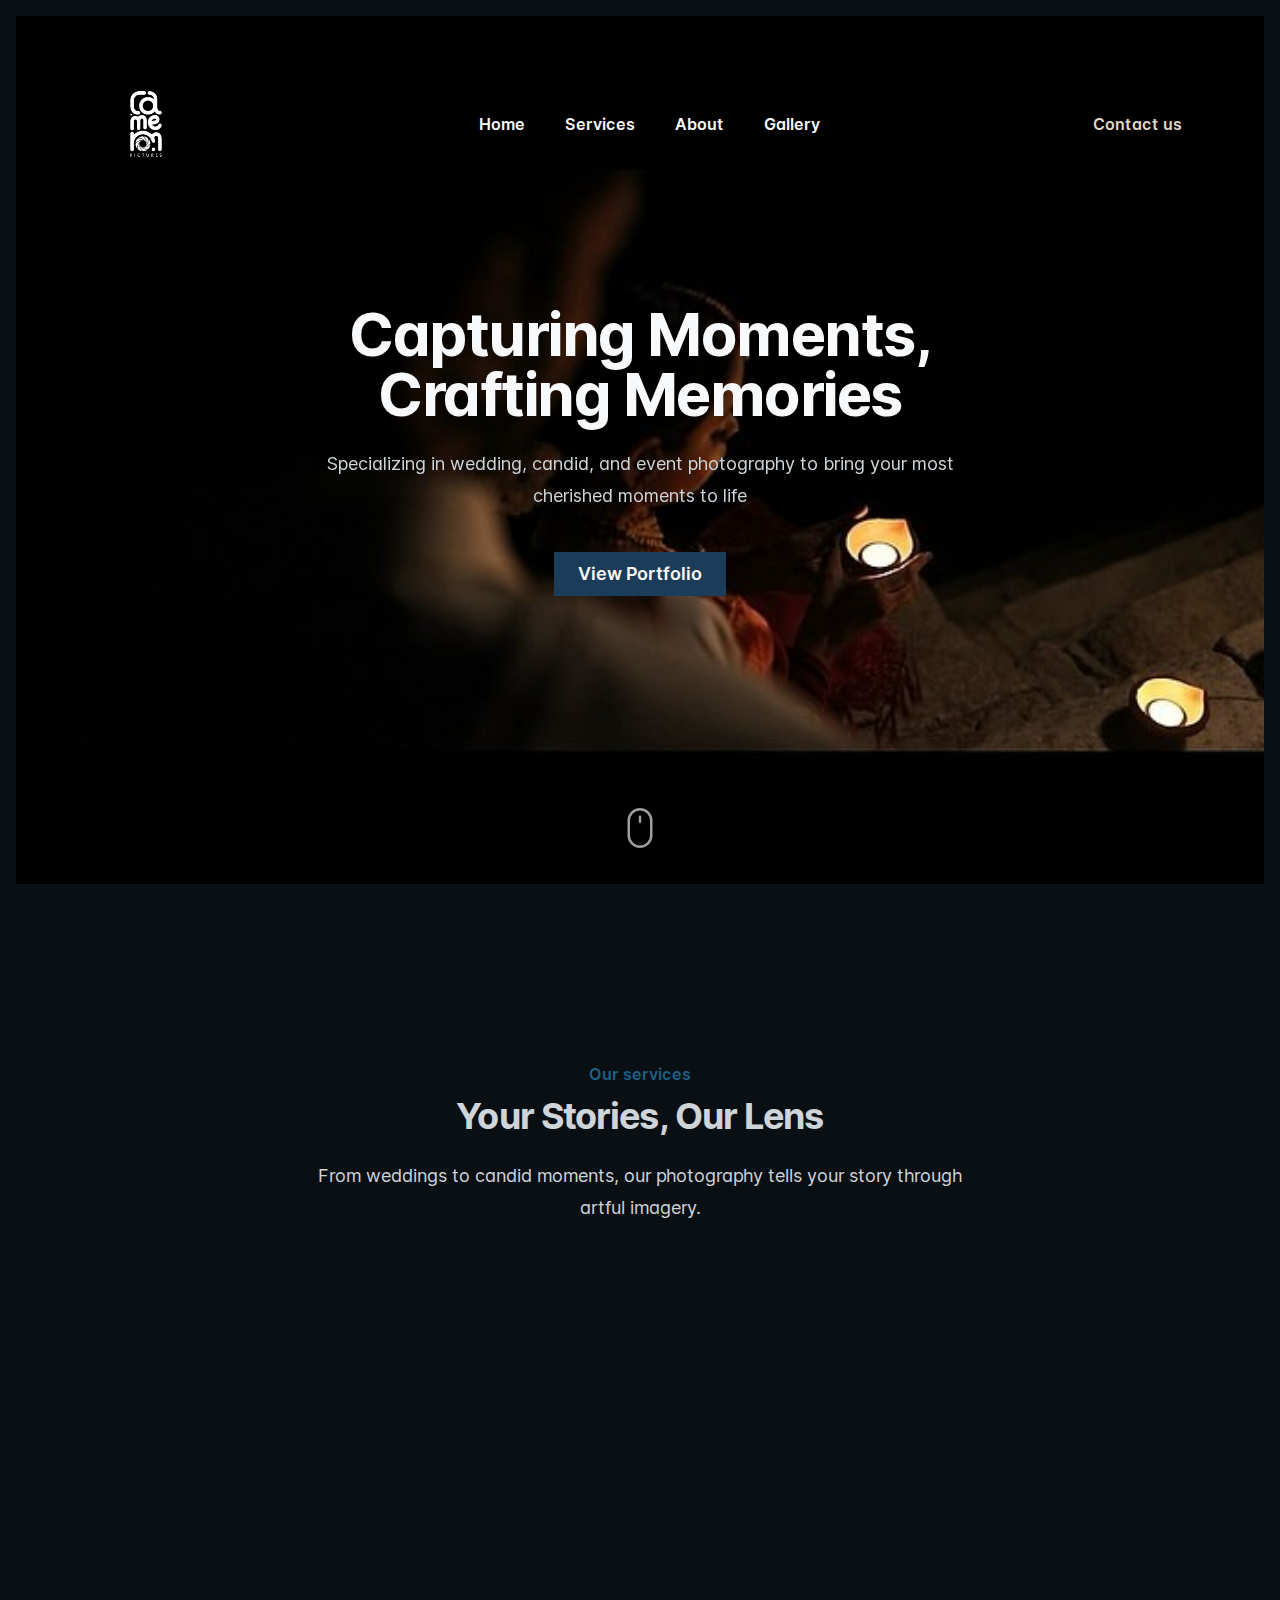
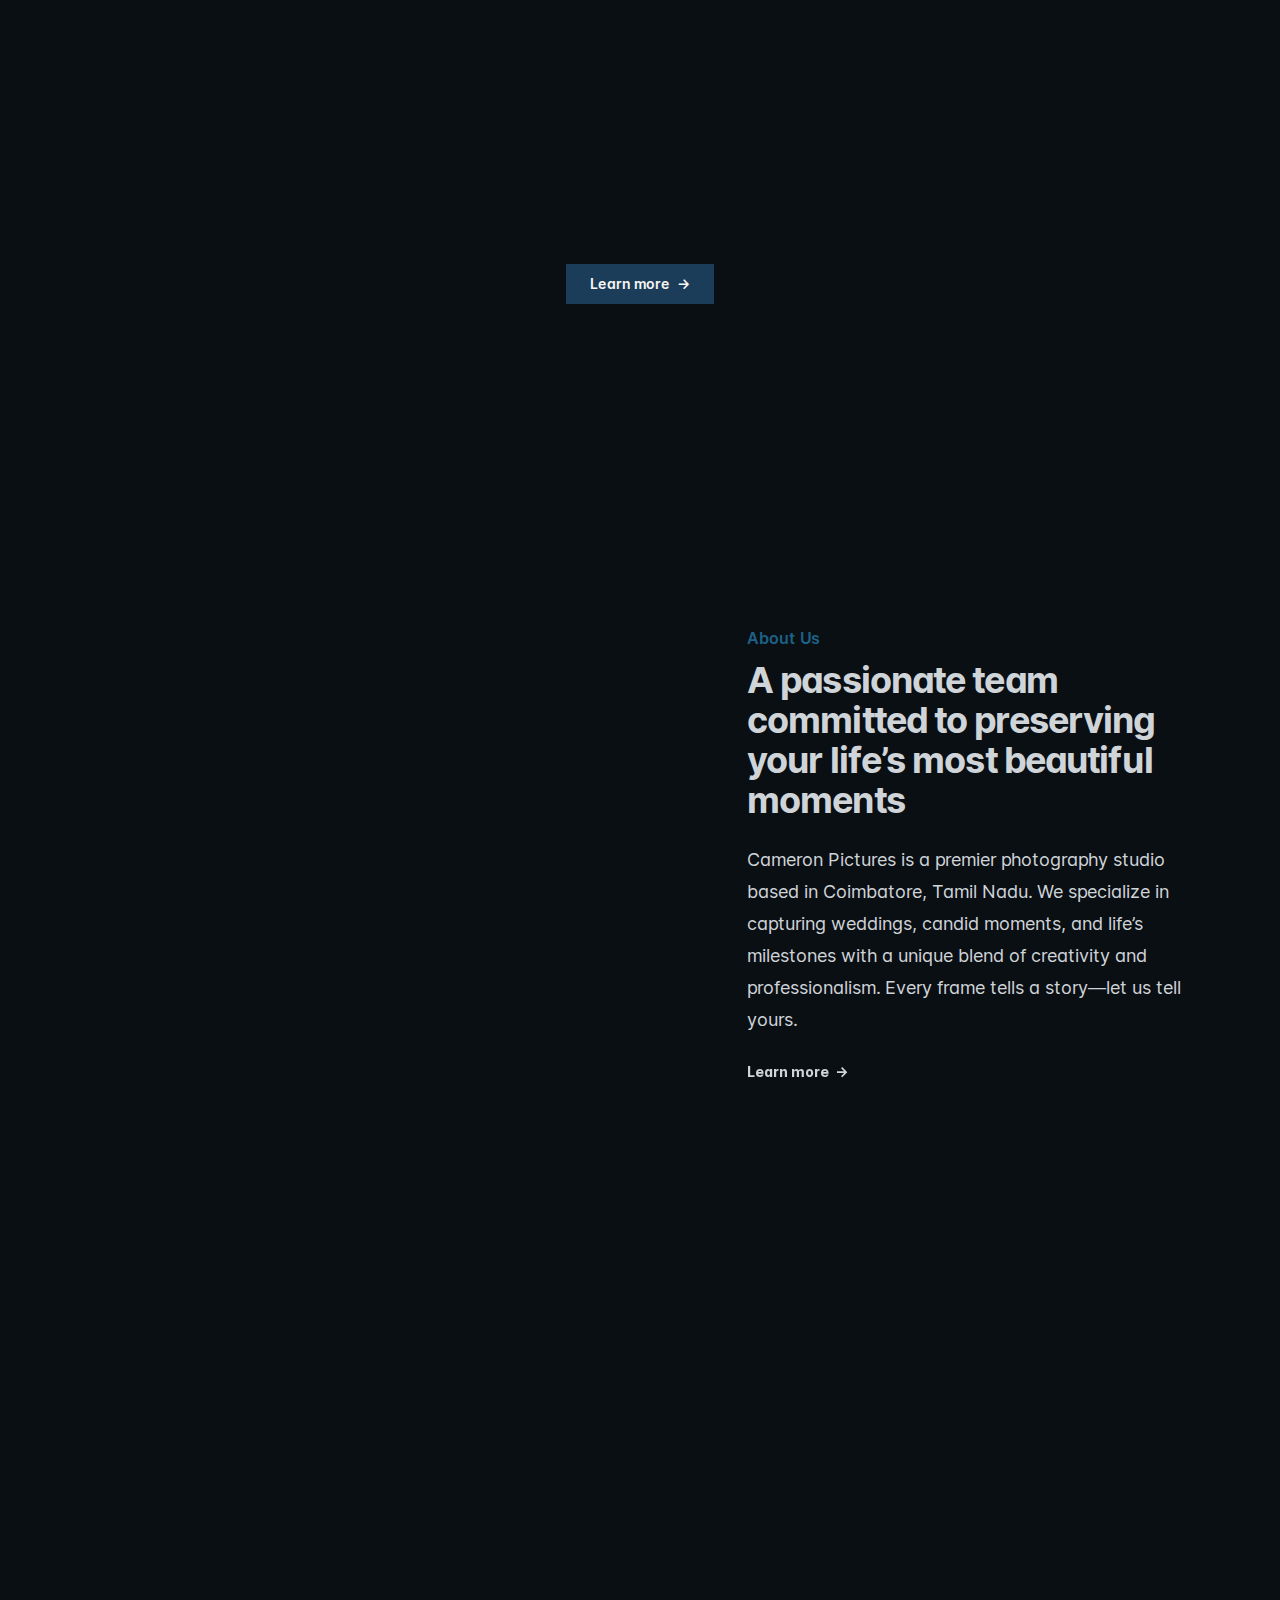
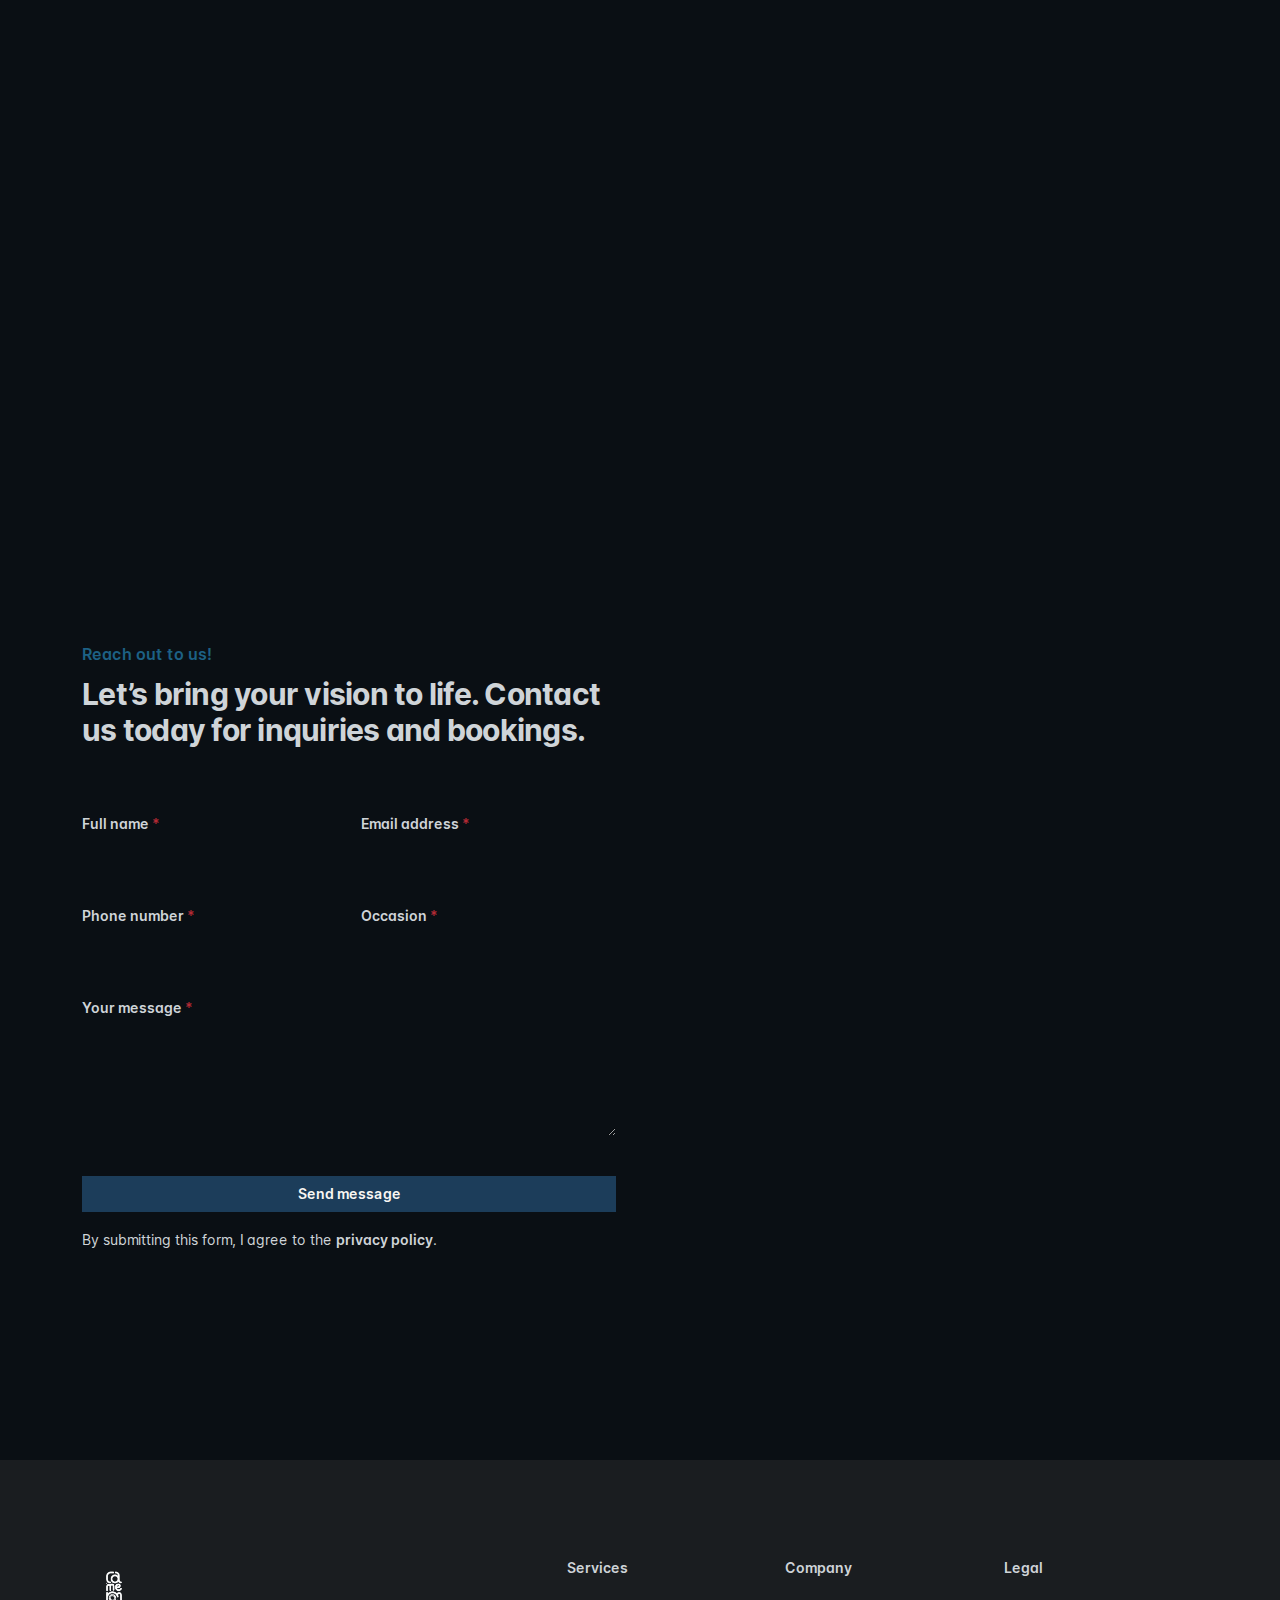
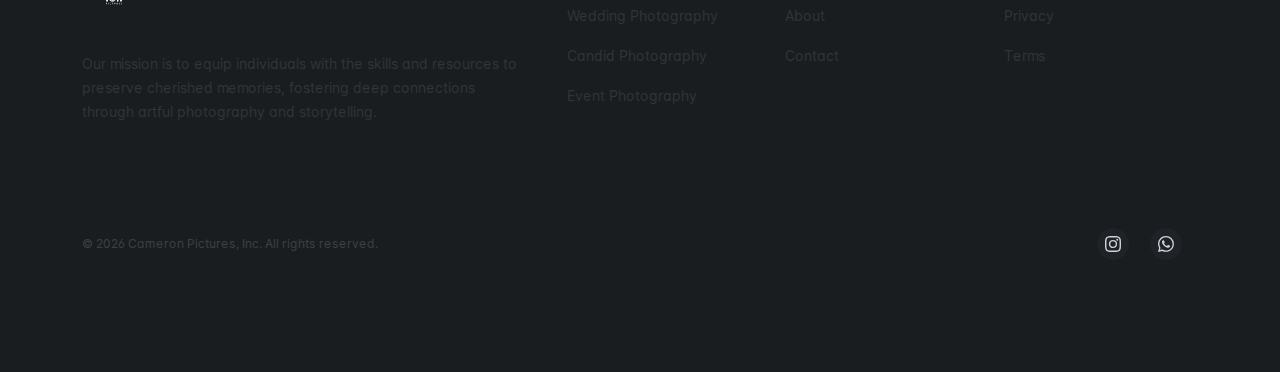
<file: index.html>
<!doctype html>
<html lang="en" dir="ltr" data-bs-theme="light">
<meta http-equiv="content-type" content="text/html;charset=utf-8" />
<head>

    <meta charset="utf-8">
    <meta name="viewport" content="width=device-width, initial-scale=1">

    <!-- Update the 'content' attribute to reflect the actual content description -->
    <meta name="description" content="Cameron Pictures, based in Coimbatore, offers expert photography services specializing in weddings, candid moments, and all types of events. From stunning wedding albums to memorable birth and family photoshoots, we capture life's most beautiful moments with creativity and precision.">

    <!-- Modify the 'content' attribute to include appropriate keywords -->
    <meta name="keywords" content="Cameron Pictures, photography studio Coimbatore, Tamil Nadu, wedding photography Coimbatore, candid photography, birth photography, event photography, professional photography services, portrait photography, family photography, engagement photography, maternity photoshoots, baby photography, birthday photography, Coimbatore photography studio, wedding photographers in Tamil Nadu, high-quality photography, photography for all events">
    <meta name="author" content="Cameron Pictures">
    <meta name="generator" content="VSCode">

    <!-- Change the text within the <title> tag to match the webpage's content -->
    <title>Cameron Pictures</title>

    <!-- 
        Set the website's favicon and Apple touch icon using the files in the assets/logo folder. You can change these files to your own icons by replacing them with the same names and sizes.

        Be careful if you change the site.webmanifest file, as you need to update the src attribute of the icons array to match the new path of your icon files. Otherwise, your icons may not display correctly on some devices. 
    -->
	<link rel="apple-touch-icon" sizes="180x180" href="assets/logo/apple-touch-icon.png">
	<link rel="icon" type="image/png" sizes="32x32" href="assets/logo/favicon-32x32.png">
	<link rel="icon" type="image/png" sizes="16x16" href="assets/logo/favicon-16x16.png">
	<link rel="icon" type="image/x-icon" href="assets/logo/favicon.ico">
	<link rel="manifest" href="assets/logo/site.webmanifest">

    <!-- Stylesheets -->
    <link rel="stylesheet" href="assets/libraries/glide/css/glide.core.min.css">
    <link rel="stylesheet" href="assets/libraries/aos/aos.css">
    <link rel="stylesheet" href="assets/css/main.min.css">
    <link rel="stylesheet" href="assets/css/style.css">

    <!-- Open Graph Meta Tags for Social Sharing -->
    <meta property="og:title" content="Cameron Pictures - Expert Wedding and Event Photography in Coimbatore">
    <meta property="og:description" content="Capture life's most precious moments with Cameron Pictures. Specializing in wedding, candid, birth, and family photography, we create stunning visual stories for every occasion in Coimbatore, Tamil Nadu.">
    <!-- Update with an actual image URL, e.g., the studio's logo or a wedding photo -->
    <meta property="og:image" content="https://yourwebsite.com/images/your_image.jpg">
    <!-- Absolute URL of your homepage or the specific page -->
    <meta property="og:url" content="https://yourwebsite.com">
    <meta property="og:type" content="website">
    <!-- Content language -->
    <meta property="og:locale" content="en_IN">


    
    <!-- X/Twitter Card Meta Tags for Social Sharing -->
    <meta name="twitter:card" content="summary_large_image">
    <!-- Update with your X/Twitter handle -->
    <meta name="twitter:site" content="@yourtwitterhandle"> 
    <!-- Update the 'title' and 'description' content below to enhance social sharing -->
    <meta name="twitter:title" content="your_title_goes_here"> 
    <meta name="twitter:description" content="your_description_goes_here">
    <!-- Update with actual absolute image URL like: https://example.com/main.jpg -->
    <meta name="twitter:image" content="your_absolute_image_url_goes_here"> 
    
    <!-- 
        The following line specifies the canonical URL for this page.
        Replace your_canonical_url_goes_here with the actual canonical URL if needed like: https://example.com/index.html
        Or just remove it!!!!
    -->
    <link rel="canonical" href="your_canonical_url_goes_here.html">

</head>
<body>


    <!-- loader-wrapper -->
    <div class="loader-wrapper">
        <div class="d-flex flex-column row-gap-5 align-items-center">
            <img src="assets/logo/logo.png" height="50" alt="logo">
            <div class="spinner-border text-primary p-4" role="status">
                <span class="visually-hidden">Loading...</span>
            </div>
        </div>
    </div>


    <!-- header top -->
    <div class="navigation position-absolute w-100 rounded-pill mt-3 mt-sm-5 mx-auto" data-bs-theme="dark">
        <nav class="navbar navbar-expand-xl" aria-label="Offcanvas navbar large">
            <div class="container">
                <a href="index.html" class="navbar-brand p-1 ps-0">
                    <img src="assets/logo/logo.png" height="128" alt="logo">
                </a>

                <button class="navbar-toggler collapsed" type="button" data-bs-toggle="offcanvas" data-bs-target="#offcanvasNavbar2" aria-controls="offcanvasNavbar2" aria-expanded="false" aria-label="Toggle navigation">
                    <span class="toggler-icon top-bar"></span>
                    <span class="toggler-icon middle-bar"></span>
                    <span class="toggler-icon bottom-bar"></span>
                </button>

                <div class="offcanvas offcanvas-end border-start-0 border-start-sm rounded-start-0 rounded-start-sm-5" tabindex="-1" id="offcanvasNavbar2" aria-labelledby="offcanvasNavbar2Label">
                    <div class="offcanvas-header px-4 pt-4 pb-3 mt-2">
                        <h5 class="offcanvas-title m-0" id="offcanvasNavbar2Label">
                            <a href="index.html" class="navbar-brand px-2 py-1">
                                <img src="assets/logo/logo.png" height="98" alt="logo">
                            </a>
                        </h5>
                        <button type="button" class="btn-close text-light" data-bs-dismiss="offcanvas" aria-label="Close"></button>
                    </div>

                    <div class="offcanvas-body">
                        <ul class="navbar-nav align-items-xl-center justify-content-center flex-grow-1 column-gap-2 row-gap-4 row-gap-xl-2">
                            <li class="nav-item ms-xl-auto">
                                <a href="index.html" class="nav-link rounded-5 px-3 text-base fw-semibold leading-6 text-body-emphasis text-dark-hover bg-light-hover">
                                    Home
                                </a>
                            </li>

                            <li class="nav-item">
                                <a href="services.html" class="nav-link rounded-5 px-3 text-base fw-semibold leading-6 text-body-emphasis text-dark-hover bg-light-hover">
                                    Services
                                </a>
                            </li>

                            <li class="nav-item">
                                <a href="about.html" class="nav-link rounded-5 px-3 text-base fw-semibold leading-6 text-body-emphasis text-dark-hover bg-light-hover">
                                    About
                                </a>
                            </li>
                            
                            <li class="nav-item">
                                <a href="gallery.html" class="nav-link rounded-5 px-3 text-base fw-semibold leading-6 text-body-emphasis text-dark-hover bg-light-hover">
                                    Gallery
                                </a>
                            </li>

                            <li class="nav-item ms-xl-auto">
                                <a href="contact.html" class="rounded-5 px-3 text-base fw-semibold leading-6 btn btn-outline-light btn-lg w-100 text-center">
                                    Contact us
                                </a>
                            </li>
                        </ul>
                    </div>
                </div>
            </div>
        </nav>
    </div>

    <!-- Hero -->
    <div id="home" class="min-vh-100 position-relative d-flex align-items-center">
        <div class="position-absolute top-0 bottom-0 w-100 z-n1 p-sm-3">
            <img src="assets/img/bg/bg1.jpg" class="object-fit-cover h-100 w-100 rounded-sm-4 rounded-xl-5 shadow" alt="home cover">
        </div>

        <div class="position-absolute top-0 bottom-0 w-100 z-n1 p-sm-3">
            <div class="bg-dark h-100 w-100 rounded-sm-4 rounded-xl-5" style="opacity: 0.5; mix-blend-mode: multiply; filter: contrast(11) brightness(1);"></div>
        </div>

        <div class="position-absolute bottom-0 w-100 z-1 mb-5 text-center" data-aos-delay="300" data-aos="fade-up" data-aos-duration="3000">
            <a href="#services" class="icon-link icon-link-hover text-white opacity-75 opacity-100-hover" style="--bs-icon-link-transform: translate3d(0, .2rem, 0);">
                <svg xmlns="http://www.w3.org/2000/svg" width="40" height="40" fill="currentColor" class="bi bi-mouse fs-1" viewBox="0 0 16 16"> <path d="M8 3a.5.5 0 0 1 .5.5v2a.5.5 0 0 1-1 0v-2A.5.5 0 0 1 8 3m4 8a4 4 0 0 1-8 0V5a4 4 0 1 1 8 0zM8 0a5 5 0 0 0-5 5v6a5 5 0 0 0 10 0V5a5 5 0 0 0-5-5"/> </svg>
            </a>
        </div>

        <div class="container" data-bs-theme="dark">
            <div class="py-8 py-md-9 py-xl-10">
                <div class="text-center">
                    <h1 class="m-0 text-body-emphasis fw-bold tracking-tight text-6xl max-w-3xl mx-auto" data-aos-delay="0" data-aos="fade" data-aos-duration="3000">
                        Capturing Moments, Crafting Memories 
                    </h1>
                    <p class="m-0 mt-4 text-lg leading-8 text-body max-w-2xl mx-auto" data-aos-delay="100" data-aos="fade" data-aos-duration="3000">
                        Specializing in wedding, candid, and event photography to bring your most cherished moments to life
                    </p>
                    <div class="mt-4 pt-3" data-aos-delay="200" data-aos="fade" data-aos-duration="3000">
                        <a href="services.html" class="btn btn-lg btn-primary text-lg fw-semibold px-4 rounded-5">
                            View Portfolio
                        </a>
                    </div>
                </div>
            </div>
        </div>
    </div>


	<!-- services -->
	<div id="services" class="overflow-hidden py-7 py-sm-8 py-xl-9">
	    <div class="container">
	        <div>
	            <div class="mx-auto max-w-2xl text-center">
					<h2 class="m-0 text-primary-emphasis text-base leading-7 fw-semibold">
						Our services
					</h2>
	                <p class="m-0 mt-2 text-body-emphasis text-4xl tracking-tight fw-bold">
	                    Your Stories, Our Lens
	                </p>
	                <p class="m-0 mt-4 text-body text-lg leading-8">
                        From weddings to candid moments, our photography tells your story through artful imagery.
	                </p>
	            </div>
	        </div>
	        <div>
	            <div class="row row-cols-1 row-cols-xl-3 gy-5 gx-xl-4 mt-1 justify-content-center justify-content-xl-between">
	                <div class="col pt-5 pt-xl-4">
	                    <div class="max-w-xl mx-auto mx-xl-0" data-aos-delay="0" data-aos="fade" data-aos-duration="1000">
                        	<div class="ratio ratio-1x1">
                                <img src="assets/img/bg/bg2.jpg" class="object-fit-cover rounded-3 rounded-sm-4 shadow" alt="Service image" loading="lazy">
                            </div>

                            <h3 class="m-0 mt-4 text-body-emphasis text-lg leading-6 fw-semibold">
                                Wedding Photography
                            </h3>

                            <!-- Remove line-clamp-2 if you need more lines or add line-clamp-3 -->
                            <p class="m-0 mt-3 text-body line-clamp-2 text-sm leading-6">
                                From the vows to the dance floor, we capture every magical moment of your day.
                            </p>
	                    </div>
	                </div>
      				
      				<div class="col pt-5 pt-xl-4">
	                    <div class="max-w-xl mx-auto mx-xl-0" data-aos-delay="100" data-aos="fade" data-aos-duration="1000">
                        	<div class="ratio ratio-1x1">
                                <img src="assets/img/bg/bg3.jpg" class="object-fit-cover rounded-3 rounded-sm-4 shadow" alt="Service image" loading="lazy">
                            </div>

                            <h3 class="m-0 mt-4 text-body-emphasis text-lg leading-6 fw-semibold">
                                Candid Photography
                            </h3>

                            <!-- Remove line-clamp-2 if you need more lines or add line-clamp-3 -->
                            <p class="m-0 mt-3 text-body line-clamp-2 text-sm leading-6">
                                Authentic, spontaneous captures that showcase raw emotions and true connections.
                            </p>
	                    </div>
	                </div>

	                <div class="col pt-5 pt-xl-4">
	                    <div class="max-w-xl mx-auto mx-xl-0" data-aos-delay="200" data-aos="fade" data-aos-duration="1000">
                        	<div class="ratio ratio-1x1">
                                <img src="assets/img/bg/bg4.jpg" class="object-fit-cover rounded-3 rounded-sm-4 shadow" alt="Service image" loading="lazy">
                            </div>

                            <h3 class="m-0 mt-4 text-body-emphasis text-lg leading-6 fw-semibold">
                                Event Photography
                            </h3>

                            <!-- Remove line-clamp-2 if you need more lines or add line-clamp-3 -->
                            <p class="m-0 mt-3 text-body line-clamp-2 text-sm leading-6">
                                Whether it’s a birthday, corporate event, or celebration, we’ll make your memories last forever. 
                            </p>
	                    </div>
	                </div>
	            </div>
	        </div>

	        <div class="text-center pt-7">
	            <a href="services.html" class="btn btn-lg btn-primary icon-link icon-link-hover text-sm leading-6 fw-semibold rounded-5 px-4">
                    Learn more 
                    <span class="bi align-self-start left-to-right" aria-hidden="true">→</span>
                    <span class="bi align-self-start right-to-left" aria-hidden="true">←</span>
                </a>
	        </div>
	    </div>      
	</div>	


	<!-- About Us -->
	<div class="overflow-hidden py-7 py-sm-8 py-xl-9">
		<div class="container">
			<div class="row gy-5 align-items-center justify-content-between">
				<div class="col-12 col-xl-5 order-last">
					<div class="mx-auto max-w-2xl">
						<h2 class="m-0 text-primary-emphasis text-base leading-7 fw-semibold">
							About Us
						</h2>
						<p class="m-0 mt-2 text-body-emphasis text-4xl tracking-tight fw-bold">
							A passionate team committed to preserving your life’s most beautiful moments
						</p>
						<p class="m-0 mt-4 text-body text-lg leading-8">
							Cameron Pictures is a premier photography studio based in Coimbatore, Tamil Nadu. We specialize in capturing weddings, candid moments, and life’s milestones with a unique blend of creativity and professionalism. Every frame tells a story—let us tell yours.
						</p>
						<div class="mt-4">
							<a href="about.html" class="icon-link icon-link-hover text-decoration-none text-sm leading-6 fw-bold">
			                    Learn more 
			                    <span class="bi align-self-start left-to-right" aria-hidden="true">→</span>
			                    <span class="bi align-self-start right-to-left" aria-hidden="true">←</span>
			                </a>
						</div>
					</div>
				</div>

				<div class="col-12 col-xl-6">
					<div class="mx-auto max-w-2xl">
                        <div class="ratio ratio-4x3" data-aos-delay="0" data-aos="fade" data-aos-duration="3000">
                            <img src="assets/img/bg/bg5.jpg" class="object-fit-cover rounded-3 rounded-sm-4 rounded-xl-5 shadow" alt="about us" loading="lazy">
                        </div>
					</div>
				</div>
			</div>

			<!-- big centered image -->
		    <div class="ratio ratio-16x9 mt-7 mt-sm-8 mt-xl-9">
                <img src="assets/img/bg/bg6.jpg" class="object-fit-cover rounded-3 rounded-sm-4 rounded-xl-5 shadow" data-aos-delay="0" data-aos="fade" data-aos-duration="3000" alt="presentation" loading="lazy">
            </div>
		</div>
	</div>


    <!-- Testimonials -->
<!--      
    <div class="overflow-hidden py-7 py-sm-8 py-xl-9 bg-body rounded-top-3 rounded-top-sm-4 rounded-top-xl-5" data-bs-theme="dark">
        <div class="container">
            <div id="carouselExampleIndicators" class="carousel slide pb-5">
                <div class="carousel-indicators mb-0">
                    <button type="button" data-bs-target="#carouselExampleIndicators" data-bs-slide-to="0" class="active" aria-current="true" aria-label="Slide 1"></button>
                    <button type="button" data-bs-target="#carouselExampleIndicators" data-bs-slide-to="1" aria-label="Slide 2"></button>
                    <button type="button" data-bs-target="#carouselExampleIndicators" data-bs-slide-to="2" aria-label="Slide 3"></button>
                </div>
                <div class="carousel-inner">
                    <div class="carousel-item active">
                        <div class="mx-auto max-w-4xl text-center">
                            <img class="mx-auto" src="assets/img/clients/logo1.png" height="48" alt="Client Company" loading="lazy">
                            <figure class="m-0 mt-5">
                                <blockquote class="text-center fw-semibold text-body-emphasis text-2xl leading-9">
                                    <p class="m-0">
                                        “Our puppy, Max, was a handful until we discovered [Your Company Name]. Their training methods were gentle and effective. Now, Max is a well-behaved companion who listens to our commands. We couldn't be happier with the results!”
                                    </p>
                                </blockquote>

                                <figcaption class="m-0 mt-5">
                                    <img class="mx-auto rounded-circle" width="40" height="40" src="assets/img/small-team/st1.jpg" alt="Clinet Name" loading="lazy">
                                    <div class="mt-3 d-flex align-items-center justify-content-center text-base">
                                        <div class="fw-semibold text-body">John Bond</div>
                                        <svg viewBox="0 0 2 2" width="3" height="3" aria-hidden="true" class="mx-3 text-body" fill="currentColor">
                                            <circle cx="1" cy="1" r="1" />
                                        </svg>
                                        <div class="text-body-secondary">CEO of Aven</div>
                                    </div>
                                </figcaption>
                            </figure>
                        </div>
                    </div>

                    <div class="carousel-item">
                        <div class="mx-auto max-w-4xl text-center">
                            <img class="mx-auto" src="assets/img/clients/logo2.png" height="48" alt="Client Company" loading="lazy">
                            <figure class="m-0 mt-5">
                                <blockquote class="text-center fw-semibold text-body-emphasis text-2xl leading-9">
                                    <p class="m-0">
                                        “I was struggling with my dog's anxiety and reactivity. [Your Company Name] helped me understand the root of the problem and provided me with the tools to manage his behavior. My dog is now much calmer and more confident.”
                                    </p>
                                </blockquote>

                                <figcaption class="m-0 mt-5">
                                    <img class="mx-auto rounded-circle" width="40" height="40" src="assets/img/small-team/st2.jpg" alt="Client name" loading="lazy">
                                    <div class="mt-3 d-flex align-items-center justify-content-center text-base">
                                        <div class="fw-semibold text-body">Kade Castillo</div>
                                        <svg viewBox="0 0 2 2" width="3" height="3" aria-hidden="true" class="mx-3 text-body" fill="currentColor">
                                            <circle cx="1" cy="1" r="1" />
                                        </svg>
                                        <div class="text-body-secondary">CEO of Circle</div>
                                    </div>
                                </figcaption>
                            </figure>
                        </div>
                    </div>

                    <div class="carousel-item">
                        <div class="mx-auto max-w-4xl text-center">
                            <img class="mx-auto" src="assets/img/clients/logo3.png" height="48" alt="Client Company" loading="lazy">
                            <figure class="m-0 mt-5">
                                <blockquote class="text-center fw-semibold text-body-emphasis text-2xl leading-9">
                                    <p class="m-0">
                                        “[Your Company Name] truly cares about the well-being of dogs. Their trainers are knowledgeable and passionate about their work. We've seen a huge improvement in our dog's behavior since starting training with them.”
                                    </p>
                                </blockquote>

                                <figcaption class="m-0 mt-5">
                                    <img class="mx-auto rounded-circle" width="40" height="40" src="assets/img/small-team/st3.jpg" alt="Client name" loading="lazy">
                                    <div class="mt-3 d-flex align-items-center justify-content-center text-base">
                                        <div class="fw-semibold text-body">Alex Smith</div>
                                        <svg viewBox="0 0 2 2" width="3" height="3" aria-hidden="true" class="mx-3 text-body" fill="currentColor">
                                            <circle cx="1" cy="1" r="1" />
                                        </svg>
                                        <div class="text-body-secondary">CEO of Amara</div>
                                    </div>
                                </figcaption>
                            </figure>
                        </div>
                    </div>
                </div>
                <button class="carousel-control-prev d-none d-xl-inline" type="button" data-bs-target="#carouselExampleIndicators" data-bs-slide="prev">
                    <span class="carousel-control-prev-icon rtl-flip" aria-hidden="true"></span>
                    <span class="visually-hidden">Previous</span>
                </button>
                <button class="carousel-control-next d-none d-xl-inline" type="button" data-bs-target="#carouselExampleIndicators" data-bs-slide="next">
                    <span class="carousel-control-next-icon rtl-flip" aria-hidden="true"></span>
                    <span class="visually-hidden">Next</span>
                </button>
            </div>
        </div>
    </div>
-->

	<!-- Clients -->
<!--      
	<div class="overflow-hidden py-6 py-sm-7 py-xl-8 bg-body-tertiary rounded-bottom-3 rounded-bottom-sm-4 rounded-bottom-xl-5" data-bs-theme="dark">
		<div class="container">
			<div class="max-w-2xl">
				<h2 class="m-0 text-primary-emphasis text-base leading-7 fw-semibold">
					Our Clients
				</h2>
				<div class="m-0 mt-2 text-body-emphasis text-4xl tracking-tight fw-bold">
					We're fortunate to have incredible clients.
				</div>
			</div>

			<div class="mt-4">
				<div class="glide glideHighLinear">
					<div class="glide__track" data-glide-el="track">
						<ul class="glide__slides align-items-center">
							<li class="glide__slide">
								<div class="p-5">
									<img src="assets/img/clients/logo1.png" class="img-fluid" alt="clients" loading="lazy">
								</div>
							</li>
							<li class="glide__slide">
								<div class="p-5">
									<img src="assets/img/clients/logo2.png" class="img-fluid" alt="clients" loading="lazy">
								</div>
							</li>
							<li class="glide__slide">
								<div class="p-5">
									<img src="assets/img/clients/logo3.png" class="img-fluid" alt="clients" loading="lazy">
								</div>
							</li>
							<li class="glide__slide">
								<div class="p-5">
									<img src="assets/img/clients/logo4.png" class="img-fluid" alt="clients" loading="lazy">
								</div>
							</li>
							<li class="glide__slide">
								<div class="p-5">
									<img src="assets/img/clients/logo5.png" class="img-fluid" alt="clients" loading="lazy">
								</div>
							</li>
							<li class="glide__slide">
								<div class="p-5">
									<img src="assets/img/clients/logo6.png" class="img-fluid" alt="clients" loading="lazy">
								</div>
							</li>
							<li class="glide__slide">
								<div class="p-5">
									<img src="assets/img/clients/logo7.png" class="img-fluid" alt="clients" loading="lazy">
								</div>
							</li>
							<li class="glide__slide">
								<div class="p-5">
									<img src="assets/img/clients/logo8.png" class="img-fluid" alt="clients" loading="lazy">
								</div>
							</li>
							<li class="glide__slide">
								<div class="p-5">
									<img src="assets/img/clients/logo9.png" class="img-fluid" alt="clients" loading="lazy">
								</div>
							</li>		
						</ul>
					</div>
				</div>
			</div>
		</div>
	</div>
-->

    <!-- Contact us -->
    <div id="contact" class="overflow-hidden py-7 py-sm-8 py-xl-9">
        <div class="container">
            <div class="row gy-5 gx-sm-5 justify-content-between">
                <div class="col-12 col-xl-6 col-xxl-5 py-0 py-xl-5">
                    <div class="max-w-xl mx-auto mx-xl-0 mb-6">
                        <h2 class="m-0 text-primary-emphasis text-base leading-7 fw-semibold">
                            Reach out to us!
                        </h2>
                        <p class="m-0 mt-2 text-body-emphasis text-3xl tracking-tight fw-bold">
                            Let’s bring your vision to life. Contact us today for inquiries and bookings.
                        </p>
                    </div>

                    <div class="max-w-xl mx-auto mx-xl-0">
                        <form class="row gy-4 needs-validation" id="myForm" novalidate>
                            <div class="col-md-6">
                                <label for="nameForm" class="form-label text-body-emphasis text-sm leading-6 fw-semibold">
                                    Full name
                                    <span class="text-danger-emphasis">*</span>
                                </label>
                                <input type="text" class="form-control text-sm leading-6" name="nameForm" id="nameForm" required>
                                <div class="invalid-feedback text-xs">
                                    Please enter your full name.
                                </div>
                            </div>

                            <div class="col-md-6">
                                <label for="emailForm" class="form-label text-body-emphasis text-sm leading-6 fw-semibold">
                                    Email address
                                    <span class="text-danger-emphasis">*</span>
                                </label>
                                <input type="email" class="form-control text-sm leading-6" name="emailForm" id="emailForm" required>
                                <div class="invalid-feedback text-xs">
                                    Please enter your email address.
                                </div>
                            </div>

                            <div class="col-md-6">
                                <label for="phoneForm" class="form-label text-body-emphasis text-sm leading-6 fw-semibold">
                                    Phone number
                                    <span class="text-danger-emphasis">*</span>
                                </label>
                                <input type="text" class="form-control text-sm leading-6" name="phoneForm" id="phoneForm" required>
                                <div class="invalid-feedback text-xs">
                                    Please enter your phone number.
                                </div>
                            </div>

                            <div class="col-md-6">
                                <label for="subjectForm" class="form-label text-body-emphasis text-sm leading-6 fw-semibold">
                                    Occasion
                                    <span class="text-danger-emphasis">*</span>
                                </label>
                                <input type="text" class="form-control text-sm leading-6" name="subjectForm" id="subjectForm" required>
                                <div class="invalid-feedback text-xs">
                                    Please enter a subject for your message.
                                </div>
                            </div>

                            <div class="col-12">
                                <label for="messageForm" class="form-label text-body-emphasis text-sm leading-6 fw-semibold">
                                    Your message
                                    <span class="text-danger-emphasis">*</span>
                                </label>
                                <textarea class="form-control text-sm leading-6" name="messageForm" id="messageForm" rows="4" required></textarea>
                                <div class="invalid-feedback text-xs">
                                    Please enter a message.
                                </div>
                            </div>
                            
                            <div class="col-12 pt-3">
                                <div>
                                    <button type="submit" class="btn btn-lg btn-primary text-sm fw-semibold text-center shadow-sm w-100 rounded-pill" id="sendMessage">
                                        Send message
                                    </button>
                                </div>

                                <p class="m-0 mt-3 text-body-tertiary leading-6 text-sm">
                                    By submitting this form, I agree to the
                                    <a href="privacypolicy.html" class="text-decoration-none fw-semibold">privacy policy</a>.
                                </p>

                                <!-- Alert message  -->
                                <div id="yourMessageIsSent"></div>
                            </div>
                        </form>
                    </div>
                </div>

                <div class="col-12 col-xl-6 col-xxl-6 d-none d-xl-block" data-aos-delay="0" data-aos="fade" data-aos-duration="3000">
                    <div class="h-100 position-relative">
                        <img src="assets/img/bg/bg7.jpg" class="position-absolute w-100 h-100 z-n1 object-fit-cover rounded-3 rounded-sm-4 rounded-xl-5 shadow" loading="lazy" alt="Image description">
                    </div>
                </div>
            </div>
        </div>
    </div>


    <!-- Footer -->
    <footer class="overflow-hidden py-6 py-xl-7 bg-body position-relative rounded-top-3 rounded-top-sm-4 rounded-top-xl-5" data-bs-theme="dark">
        <div class="container">
            <div class="row gy-5 gx-sm-5">
                <div class="col-12 col-xl-5">
                    <a href="index.html" class="mb-3 link-body-emphasis d-flex align-items-center text-decoration-none">
                        <img src="assets/logo/logo.png" height="64" alt="logo" loading="lazy">
                    </a>

                    <p class="mt-4 pt-2 mb-0 text-body-secondary leading-6 text-sm max-w-md">
                        Our mission is to equip individuals with the skills and resources to preserve cherished memories, fostering deep connections through artful photography and storytelling.
                    </p>
                </div>

                <div class="col-12 col-xl-7">
                    <div class="row gy-5">
                        <div class="col-6 col-sm-4 mb-3">
                            <h3 class="text-body leading-6 text-sm fw-semibold"> Services </h3>
                            <ul class="mt-4 nav flex-column">
                                <!-- You can use the # symbol to directly link to a specific service, such as ./services.html#service1 -->
                                <li class="mb-3 nav-item"><a href="services.html" class="p-0 text-body-secondary text-body-emphasis-hover nav-link leading-6 text-sm"> Wedding Photography </a></li>
                                <li class="mb-3 nav-item"><a href="services.html" class="p-0 text-body-secondary text-body-emphasis-hover nav-link leading-6 text-sm"> Candid Photography </a></li>
                                <li class="mb-3 nav-item"><a href="services.html" class="p-0 text-body-secondary text-body-emphasis-hover nav-link leading-6 text-sm"> Event Photography </a></li>
                            </ul>
                        </div>

                        <div class="col-6 col-sm-4 mb-3">
                            <h3 class="text-body leading-6 text-sm fw-semibold"> Company </h3>
                            <ul class="mt-4 nav flex-column">
                                <li class="mb-3 nav-item"><a href="about.html" class="p-0 text-body-secondary text-body-emphasis-hover nav-link leading-6 text-sm"> About </a></li>
                                <li class="mb-3 nav-item"><a href="contact.html" class="p-0 text-body-secondary text-body-emphasis-hover nav-link leading-6 text-sm"> Contact </a></li>
                            </ul>
                        </div>

                        <div class="col-6 col-sm-4 mb-3">
                            <h3 class="text-body leading-6 text-sm fw-semibold"> Legal </h3>
                            <ul class="mt-4 nav flex-column">
                                <li class="mb-3 nav-item"><a href="privacypolicy.html" class="p-0 text-body-secondary text-body-emphasis-hover nav-link leading-6 text-sm"> Privacy </a></li>
                                <li class="mb-3 nav-item"><a href="termsofservice.html" class="p-0 text-body-secondary text-body-emphasis-hover nav-link leading-6 text-sm"> Terms </a></li>
                            </ul>
                        </div>
                    </div>
                </div>
            </div>

            <hr class="my-4 text-body-emphasis opacity-10">

            <div>
                <hr class="my-4 text-body-emphasis opacity-10">
                <div class="py-2 d-flex flex-column flex-md-row gap-4 justify-content-md-between align-items-md-center">
                    <p class="mb-0 text-body-tertiary text-xs leading-5">
                        ©  
                        <span class="current-year"></span>
                        Cameron Pictures, Inc. All rights reserved.
                    </p>

                    <div class="order-first order-md-last">
                        <!-- intagram icon -->
                        <a href="https://www.instagram.com/cameron_picturess/;" class="btn my-2 p-2 me-3 text-body text-body-emphasis-hover bg-body-tertiary social rounded-circle">
                            <span class="d-flex justify-content-center align-items-center">
                                <svg xmlns="http://www.w3.org/2000/svg" width="16" height="16" fill="currentColor" viewBox="0 0 16 16"> <path d="M8 0C5.829 0 5.556.01 4.703.048 3.85.088 3.269.222 2.76.42a3.917 3.917 0 0 0-1.417.923A3.927 3.927 0 0 0 .42 2.76C.222 3.268.087 3.85.048 4.7.01 5.555 0 5.827 0 8.001c0 2.172.01 2.444.048 3.297.04.852.174 1.433.372 1.942.205.526.478.972.923 1.417.444.445.89.719 1.416.923.51.198 1.09.333 1.942.372C5.555 15.99 5.827 16 8 16s2.444-.01 3.298-.048c.851-.04 1.434-.174 1.943-.372a3.916 3.916 0 0 0 1.416-.923c.445-.445.718-.891.923-1.417.197-.509.332-1.09.372-1.942C15.99 10.445 16 10.173 16 8s-.01-2.445-.048-3.299c-.04-.851-.175-1.433-.372-1.941a3.926 3.926 0 0 0-.923-1.417A3.911 3.911 0 0 0 13.24.42c-.51-.198-1.092-.333-1.943-.372C10.443.01 10.172 0 7.998 0h.003zm-.717 1.442h.718c2.136 0 2.389.007 3.232.046.78.035 1.204.166 1.486.275.373.145.64.319.92.599.28.28.453.546.598.92.11.281.24.705.275 1.485.039.843.047 1.096.047 3.231s-.008 2.389-.047 3.232c-.035.78-.166 1.203-.275 1.485a2.47 2.47 0 0 1-.599.919c-.28.28-.546.453-.92.598-.28.11-.704.24-1.485.276-.843.038-1.096.047-3.232.047s-2.39-.009-3.233-.047c-.78-.036-1.203-.166-1.485-.276a2.478 2.478 0 0 1-.92-.598 2.48 2.48 0 0 1-.6-.92c-.109-.281-.24-.705-.275-1.485-.038-.843-.046-1.096-.046-3.233 0-2.136.008-2.388.046-3.231.036-.78.166-1.204.276-1.486.145-.373.319-.64.599-.92.28-.28.546-.453.92-.598.282-.11.705-.24 1.485-.276.738-.034 1.024-.044 2.515-.045v.002zm4.988 1.328a.96.96 0 1 0 0 1.92.96.96 0 0 0 0-1.92zm-4.27 1.122a4.109 4.109 0 1 0 0 8.217 4.109 4.109 0 0 0 0-8.217zm0 1.441a2.667 2.667 0 1 1 0 5.334 2.667 2.667 0 0 1 0-5.334z"/> </svg>
                            </span>
                        </a>
                        

                        <!-- X icon -->
                        <a href="https://api.whatsapp.com/send?phone=919944355377" class="btn my-2 p-2 me-3 text-body text-body-emphasis-hover bg-body-tertiary social rounded-circle">
                            <span class="d-flex justify-content-center align-items-center">
                                <svg xmlns="http://www.w3.org/2000/svg" width="16" height="16" fill="currentColor" class="bi bi-whatsapp" viewBox="0 0 16 16">
                                    <path d="M13.601 2.326A7.85 7.85 0 0 0 7.994 0C3.627 0 .068 3.558.064 7.926c0 1.399.366 2.76 1.057 3.965L0 16l4.204-1.102a7.9 7.9 0 0 0 3.79.965h.004c4.368 0 7.926-3.558 7.93-7.93A7.9 7.9 0 0 0 13.6 2.326zM7.994 14.521a6.6 6.6 0 0 1-3.356-.92l-.24-.144-2.494.654.666-2.433-.156-.251a6.56 6.56 0 0 1-1.007-3.505c0-3.626 2.957-6.584 6.591-6.584a6.56 6.56 0 0 1 4.66 1.931 6.56 6.56 0 0 1 1.928 4.66c-.004 3.639-2.961 6.592-6.592 6.592m3.615-4.934c-.197-.099-1.17-.578-1.353-.646-.182-.065-.315-.099-.445.099-.133.197-.513.646-.627.775-.114.133-.232.148-.43.05-.197-.1-.836-.308-1.592-.985-.59-.525-.985-1.175-1.103-1.372-.114-.198-.011-.304.088-.403.087-.088.197-.232.296-.346.1-.114.133-.198.198-.33.065-.134.034-.248-.015-.347-.05-.099-.445-1.076-.612-1.47-.16-.389-.323-.335-.445-.34-.114-.007-.247-.007-.38-.007a.73.73 0 0 0-.529.247c-.182.198-.691.677-.691 1.654s.71 1.916.81 2.049c.098.133 1.394 2.132 3.383 2.992.47.205.84.326 1.129.418.475.152.904.129 1.246.08.38-.058 1.171-.48 1.338-.943.164-.464.164-.86.114-.943-.049-.084-.182-.133-.38-.232"/>
                                </svg>
                            
                            </span>
                        </a>
                        
                        <!-- X icon 
                        <a href="javascript:;" class="btn my-2 p-2 me-3 text-body text-body-emphasis-hover bg-body-tertiary social rounded-circle">
                            <span class="d-flex justify-content-center align-items-center">
                                <svg width="16" height="16" fill="currentColor" viewBox="0 0 24 24" aria-hidden="true"> <g> <path d="M18.244 2.25h3.308l-7.227 8.26 8.502 11.24H16.17l-5.214-6.817L4.99 21.75H1.68l7.73-8.835L1.254 2.25H8.08l4.713 6.231zm-1.161 17.52h1.833L7.084 4.126H5.117z"></path> </g> </svg>
                            </span>
                        </a>
                        -->
                        <!-- youtube icon 
                        <a href="javascript:;" class="btn my-2 p-2 text-body text-body-emphasis-hover bg-body-tertiary social rounded-circle">
                            <span class="d-flex justify-content-center align-items-center">
                                <svg xmlns="http://www.w3.org/2000/svg" width="16" height="16" fill="currentColor" viewBox="0 0 16 16"> <path d="M8.051 1.999h.089c.822.003 4.987.033 6.11.335a2.01 2.01 0 0 1 1.415 1.42c.101.38.172.883.22 1.402l.01.104.022.26.008.104c.065.914.073 1.77.074 1.957v.075c-.001.194-.01 1.108-.082 2.06l-.008.105-.009.104c-.05.572-.124 1.14-.235 1.558a2.007 2.007 0 0 1-1.415 1.42c-1.16.312-5.569.334-6.18.335h-.142c-.309 0-1.587-.006-2.927-.052l-.17-.006-.087-.004-.171-.007-.171-.007c-1.11-.049-2.167-.128-2.654-.26a2.007 2.007 0 0 1-1.415-1.419c-.111-.417-.185-.986-.235-1.558L.09 9.82l-.008-.104A31.4 31.4 0 0 1 0 7.68v-.123c.002-.215.01-.958.064-1.778l.007-.103.003-.052.008-.104.022-.26.01-.104c.048-.519.119-1.023.22-1.402a2.007 2.007 0 0 1 1.415-1.42c.487-.13 1.544-.21 2.654-.26l.17-.007.172-.006.086-.003.171-.007A99.788 99.788 0 0 1 7.858 2h.193zM6.4 5.209v4.818l4.157-2.408L6.4 5.209z"/> </svg>
                            </span>
                        </a>
                        -->
                    </div>
                </div>
            </div>
        </div>
    </footer>



	<!-- Back to top button -->
	<button type="button" class="btn btn-primary btn-back-to-top rounded-circle justify-content-center align-items-center p-2">
		<svg xmlns="http://www.w3.org/2000/svg" width="20" height="20" fill="currentColor" class="bi bi-caret-up-fill" viewBox="0 0 16 16"> <path d="m7.247 4.86-4.796 5.481c-.566.647-.106 1.659.753 1.659h9.592a1 1 0 0 0 .753-1.659l-4.796-5.48a1 1 0 0 0-1.506 0z"/> </svg>
	</button>



	<!-- Bootstrap JavaScript: Bundle with Popper -->
	<script src="assets/libraries/bootstrap/js/bootstrap.bundle.min.js"></script>
	<script src="assets/libraries/glide/glide.min.js"></script>
	<script src="assets/libraries/aos/aos.js"></script>
	<script src="assets/js/scripts.js"></script>
    <script src="assets/php/contact/script.js"></script>



</body>
</html>
</file>
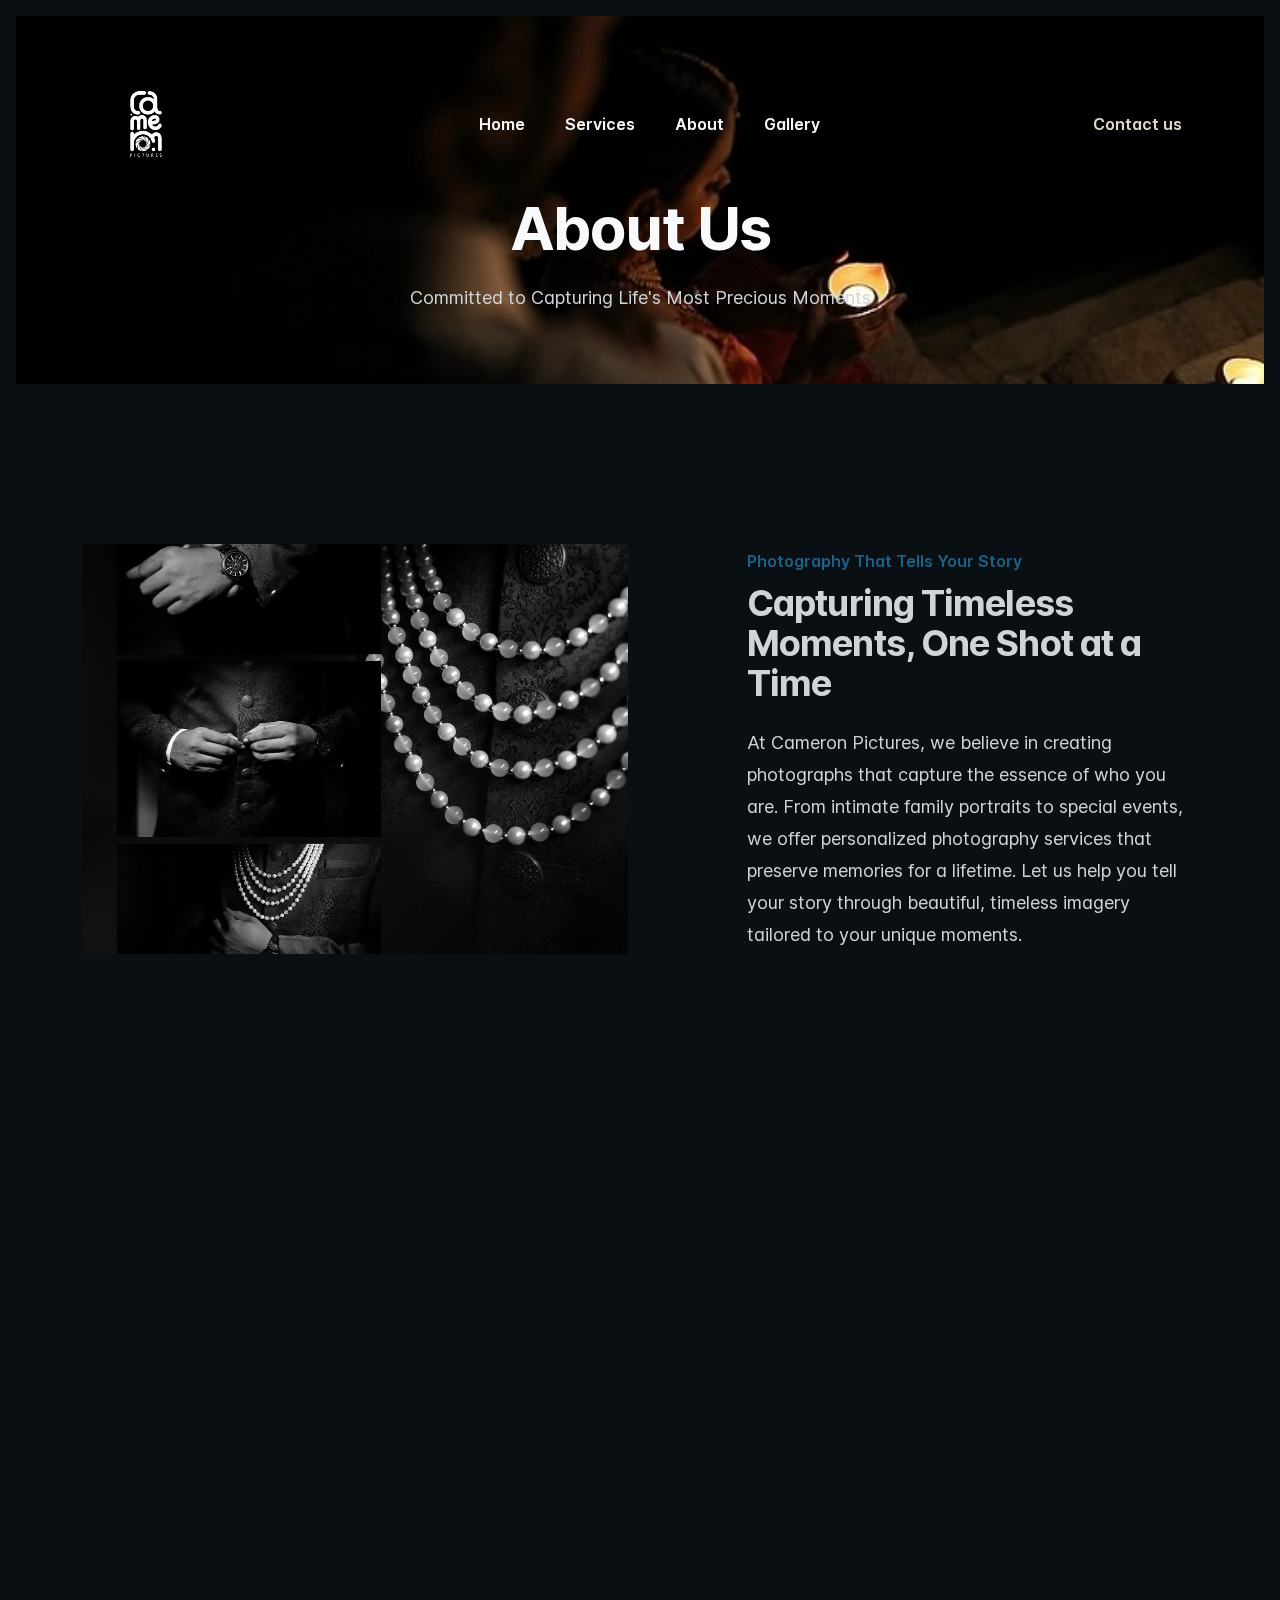
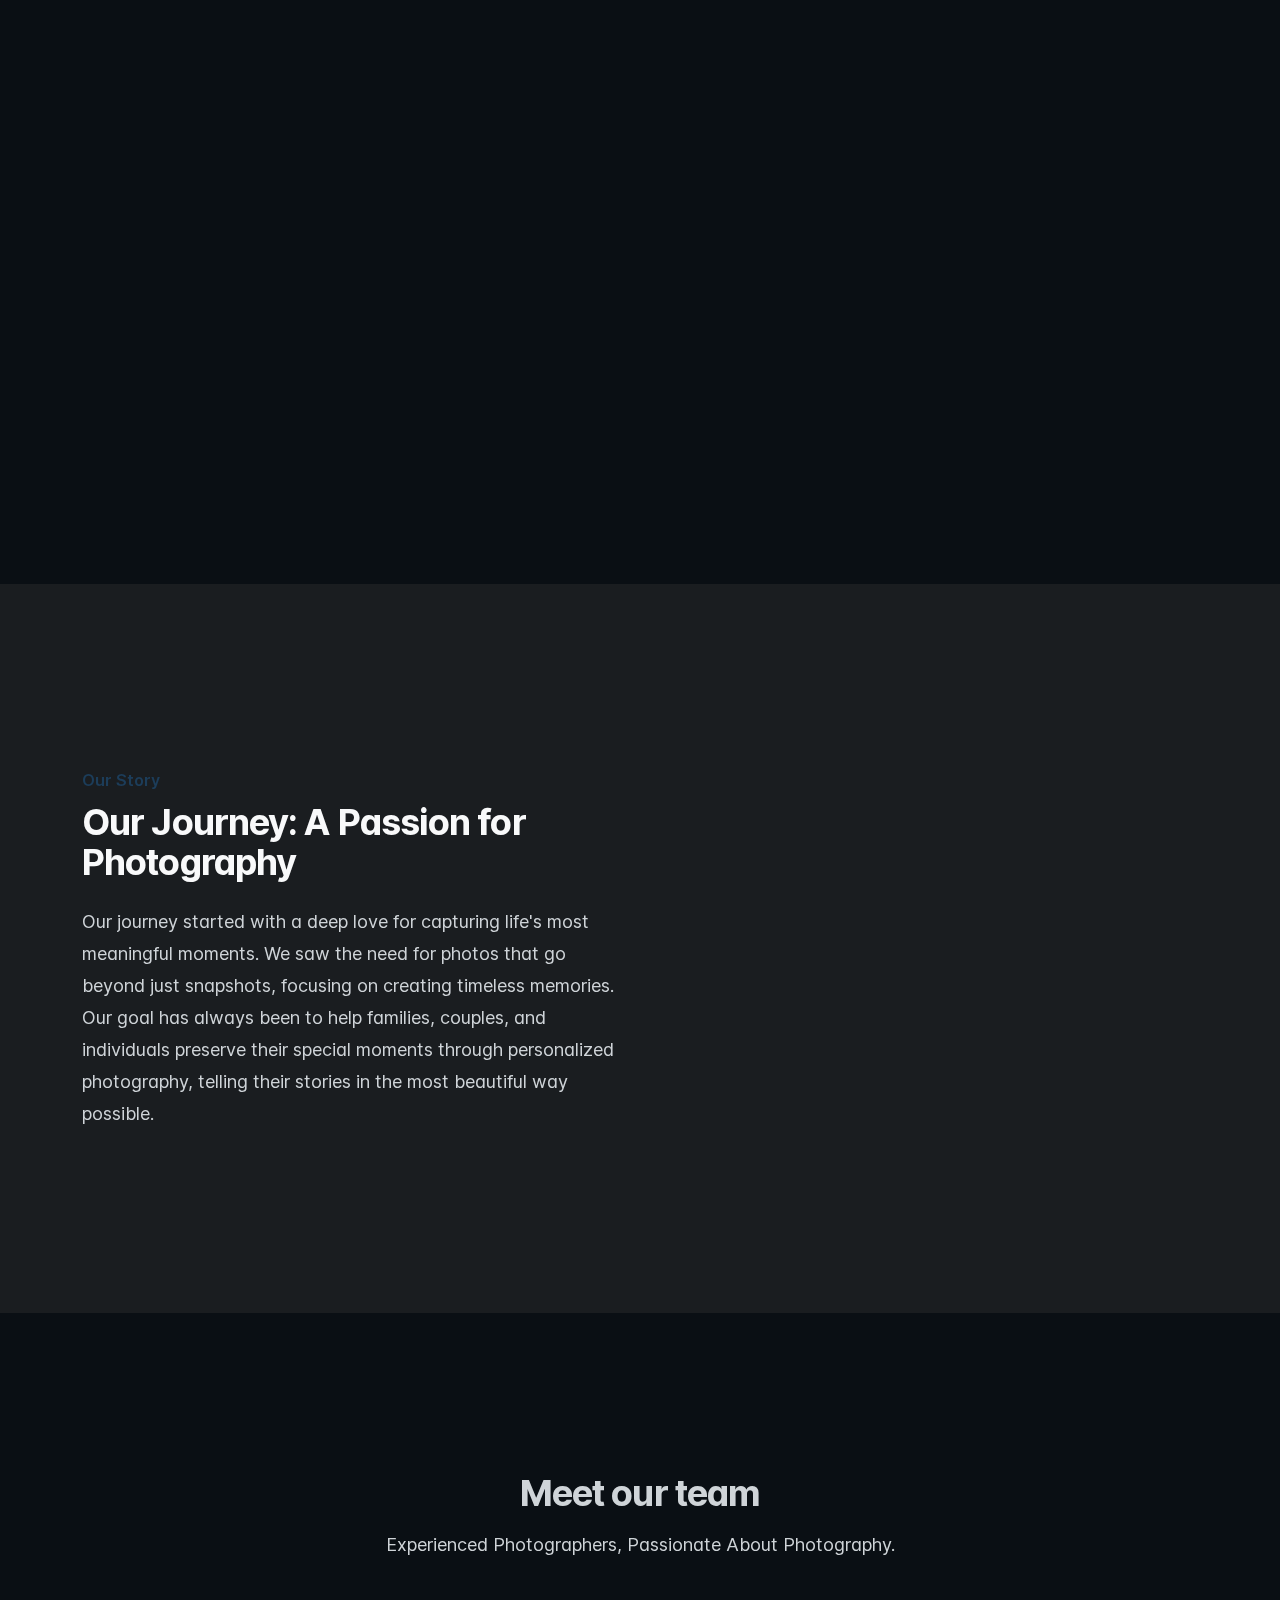
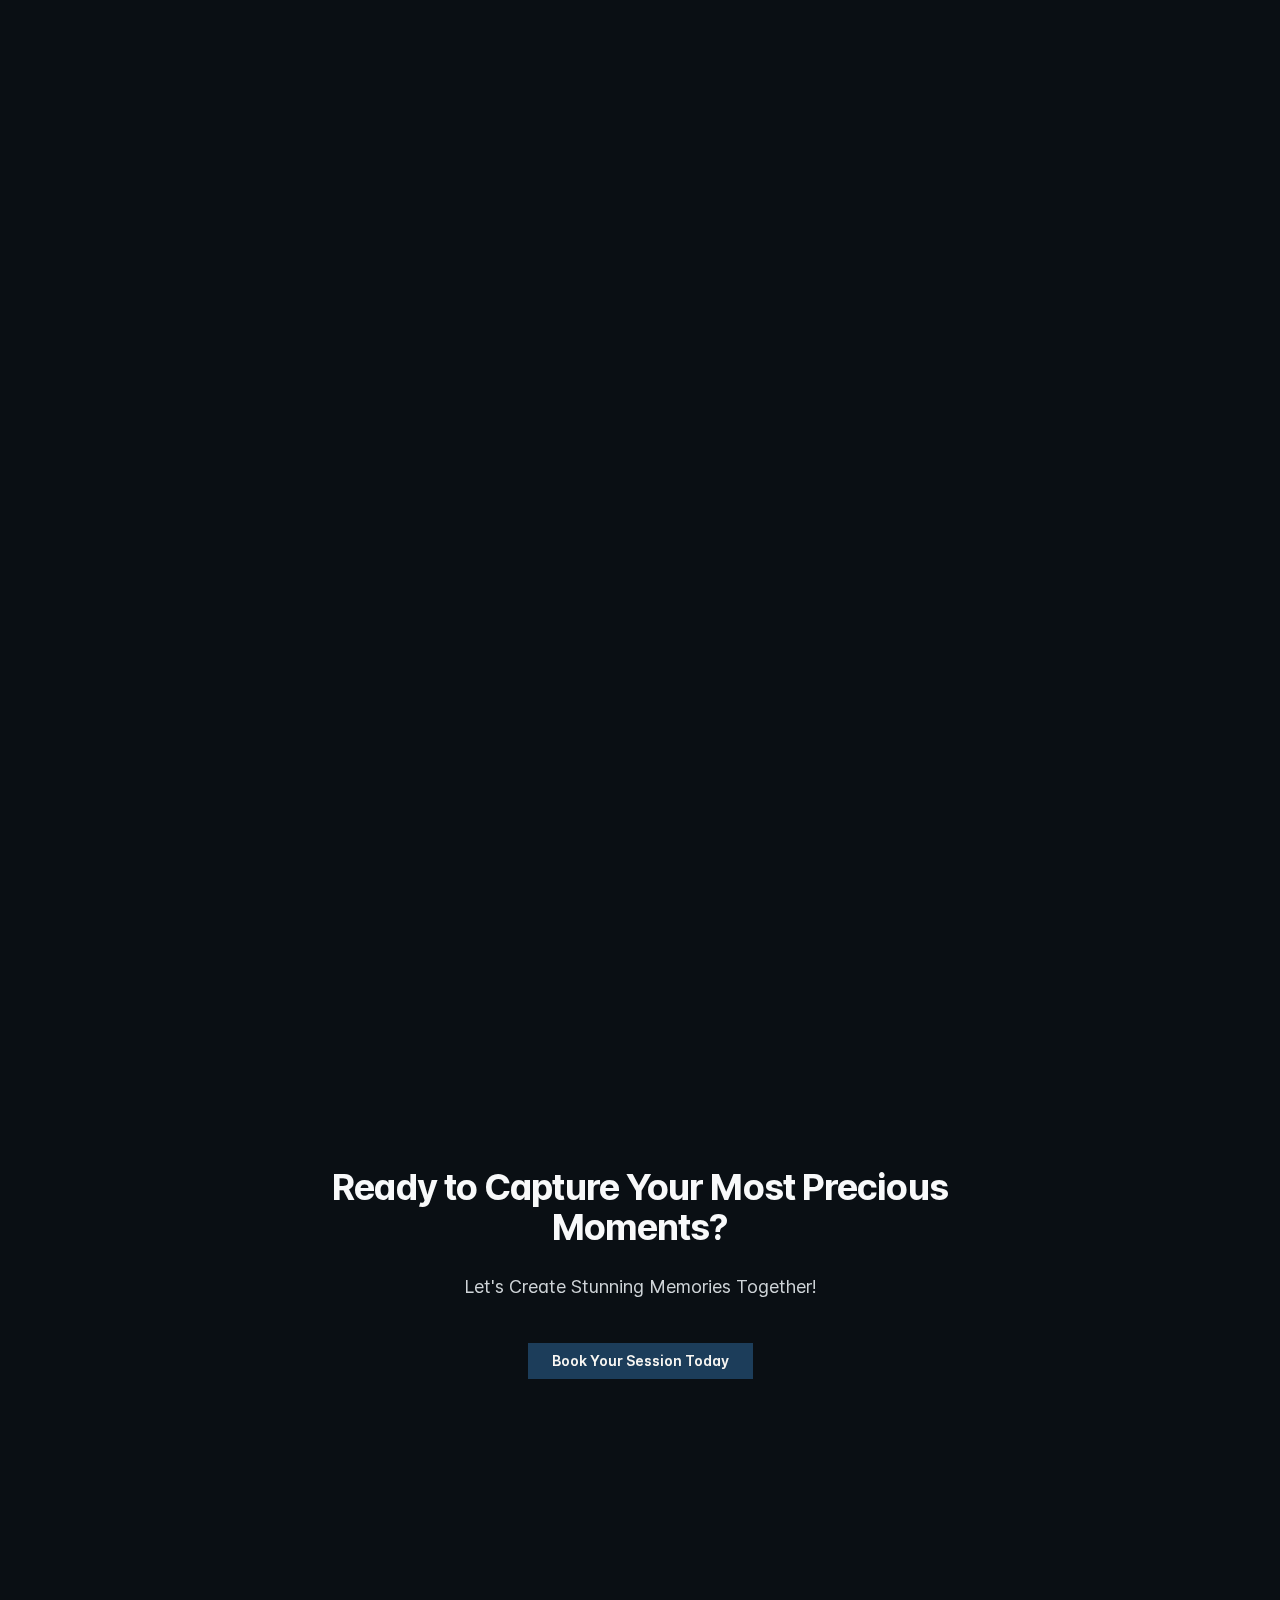
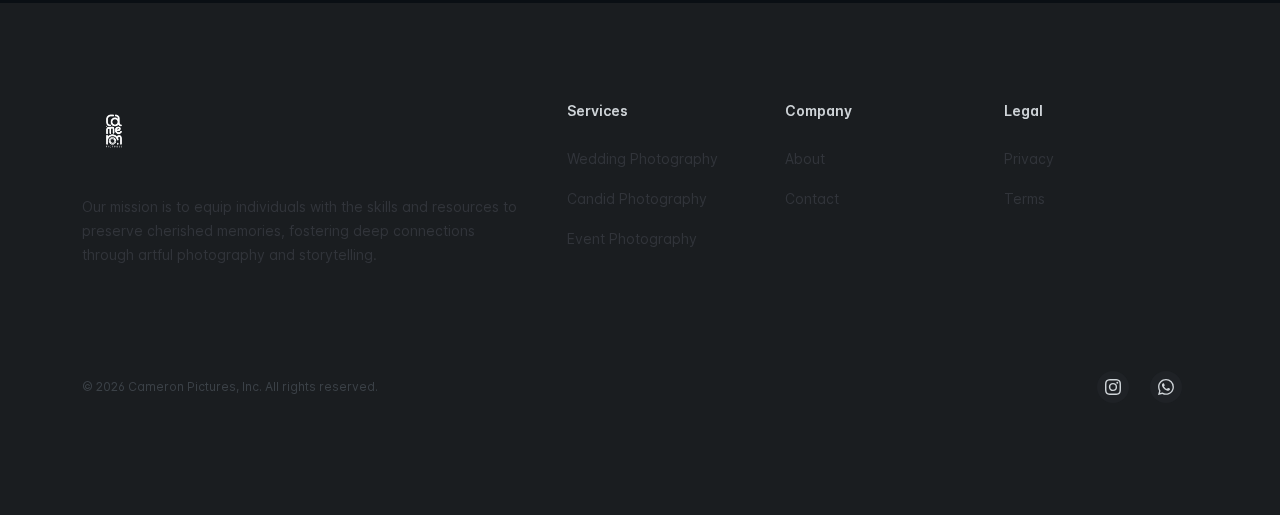
<file: about.html>
<!doctype html>
<html lang="en" dir="ltr" data-bs-theme="light">
<meta http-equiv="content-type" content="text/html;charset=utf-8" />
<head>

    <meta charset="utf-8">
    <meta name="viewport" content="width=device-width, initial-scale=1">

    <!-- Update the 'content' attribute to reflect the actual content description -->
    <meta name="description" content="Cameron Pictures, based in Coimbatore, offers expert photography services specializing in weddings, candid moments, and all types of events. From stunning wedding albums to memorable birth and family photoshoots, we capture life's most beautiful moments with creativity and precision.">

    <!-- Modify the 'content' attribute to include appropriate keywords -->
    <meta name="keywords" content="Cameron Pictures, photography studio Coimbatore, Tamil Nadu, wedding photography Coimbatore, candid photography, birth photography, event photography, professional photography services, portrait photography, family photography, engagement photography, maternity photoshoots, baby photography, birthday photography, Coimbatore photography studio, wedding photographers in Tamil Nadu, high-quality photography, photography for all events">
    <meta name="author" content="Cameron Pictures">
    <meta name="generator" content="VSCode">

    <!-- Change the text within the <title> tag to match the webpage's content -->
    <title>Cameron Pictures</title>

    <!-- 
        Set the website's favicon and Apple touch icon using the files in the assets/logo folder. You can change these files to your own icons by replacing them with the same names and sizes.

        Be careful if you change the site.webmanifest file, as you need to update the src attribute of the icons array to match the new path of your icon files. Otherwise, your icons may not display correctly on some devices. 
    -->
	<link rel="apple-touch-icon" sizes="180x180" href="assets/logo/apple-touch-icon.png">
	<link rel="icon" type="image/png" sizes="32x32" href="assets/logo/favicon-32x32.png">
	<link rel="icon" type="image/png" sizes="16x16" href="assets/logo/favicon-16x16.png">
	<link rel="icon" type="image/x-icon" href="assets/logo/favicon.ico">
	<link rel="manifest" href="assets/logo/site.webmanifest">

    <!-- Stylesheets -->
    <link rel="stylesheet" href="assets/libraries/glide/css/glide.core.min.css">
    <link rel="stylesheet" href="assets/libraries/aos/aos.css">
    <link rel="stylesheet" href="assets/css/main.min.css">
    <link rel="stylesheet" href="assets/css/style.css">

    <!-- Open Graph Meta Tags for Social Sharing -->
    <meta property="og:title" content="Cameron Pictures - Expert Wedding and Event Photography in Coimbatore">
    <meta property="og:description" content="Capture life's most precious moments with Cameron Pictures. Specializing in wedding, candid, birth, and family photography, we create stunning visual stories for every occasion in Coimbatore, Tamil Nadu.">
    <!-- Update with an actual image URL, e.g., the studio's logo or a wedding photo -->
    <meta property="og:image" content="https://yourwebsite.com/images/your_image.jpg">
    <!-- Absolute URL of your homepage or the specific page -->
    <meta property="og:url" content="https://yourwebsite.com">
    <meta property="og:type" content="website">
    <!-- Content language -->
    <meta property="og:locale" content="en_IN">


    
    <!-- X/Twitter Card Meta Tags for Social Sharing -->
    <meta name="twitter:card" content="summary_large_image">
    <!-- Update with your X/Twitter handle -->
    <meta name="twitter:site" content="@yourtwitterhandle"> 
    <!-- Update the 'title' and 'description' content below to enhance social sharing -->
    <meta name="twitter:title" content="your_title_goes_here"> 
    <meta name="twitter:description" content="your_description_goes_here">
    <!-- Update with actual absolute image URL like: https://example.com/main.jpg -->
    <meta name="twitter:image" content="your_absolute_image_url_goes_here"> 
    
    <!-- 
        The following line specifies the canonical URL for this page.
        Replace your_canonical_url_goes_here with the actual canonical URL if needed like: https://example.com/index.html
        Or just remove it!!!!
    -->
    <link rel="canonical" href="your_canonical_url_goes_here.html">

</head>
<body>


    <!-- loader-wrapper -->
    <div class="loader-wrapper">
        <div class="d-flex flex-column row-gap-5 align-items-center">
            <img src="assets/logo/logo.png" height="50" alt="logo">
            <div class="spinner-border text-primary p-4" role="status">
                <span class="visually-hidden">Loading...</span>
            </div>
        </div>
    </div>


    <!-- header top -->
    <div class="navigation position-absolute w-100 rounded-pill mt-3 mt-sm-5 mx-auto" data-bs-theme="dark">
        <nav class="navbar navbar-expand-xl" aria-label="Offcanvas navbar large">
            <div class="container">
                <a href="index.html" class="navbar-brand p-1 ps-0">
                    <img src="assets/logo/logo.png" height="128" alt="logo">
                </a>

                <button class="navbar-toggler collapsed" type="button" data-bs-toggle="offcanvas" data-bs-target="#offcanvasNavbar2" aria-controls="offcanvasNavbar2" aria-expanded="false" aria-label="Toggle navigation">
                    <span class="toggler-icon top-bar"></span>
                    <span class="toggler-icon middle-bar"></span>
                    <span class="toggler-icon bottom-bar"></span>
                </button>

                <div class="offcanvas offcanvas-end border-start-0 border-start-sm rounded-start-0 rounded-start-sm-5" tabindex="-1" id="offcanvasNavbar2" aria-labelledby="offcanvasNavbar2Label">
                    <div class="offcanvas-header px-4 pt-4 pb-3 mt-2">
                        <h5 class="offcanvas-title m-0" id="offcanvasNavbar2Label">
                            <a href="index.html" class="navbar-brand px-2 py-1">
                                <img src="assets/logo/logo.png" height="98" alt="logo">
                            </a>
                        </h5>
                        <button type="button" class="btn-close text-light" data-bs-dismiss="offcanvas" aria-label="Close"></button>
                    </div>

                    <div class="offcanvas-body">
                        <ul class="navbar-nav align-items-xl-center justify-content-center flex-grow-1 column-gap-2 row-gap-4 row-gap-xl-2">
                            <li class="nav-item ms-xl-auto">
                                <a href="index.html" class="nav-link rounded-5 px-3 text-base fw-semibold leading-6 text-body-emphasis text-dark-hover bg-light-hover">
                                    Home
                                </a>
                            </li>

                            <li class="nav-item">
                                <a href="services.html" class="nav-link rounded-5 px-3 text-base fw-semibold leading-6 text-body-emphasis text-dark-hover bg-light-hover">
                                    Services
                                </a>
                            </li>

                            <li class="nav-item">
                                <a href="about.html" class="nav-link rounded-5 px-3 text-base fw-semibold leading-6 text-body-emphasis text-dark-hover bg-light-hover">
                                    About
                                </a>
                            </li>
                            
                            <li class="nav-item">
                                <a href="gallery.html" class="nav-link rounded-5 px-3 text-base fw-semibold leading-6 text-body-emphasis text-dark-hover bg-light-hover">
                                    Gallery
                                </a>
                            </li>

                            <li class="nav-item ms-xl-auto">
                                <a href="contact.html" class="rounded-5 px-3 text-base fw-semibold leading-6 btn btn-outline-light btn-lg w-100 text-center">
                                    Contact us
                                </a>
                            </li>
                        </ul>
                    </div>
                </div>
            </div>
        </nav>
    </div>

	<!-- header body -->
	<div class="py-9 py-xl-10 position-relative">
	   	<div class="position-absolute top-0 bottom-0 w-100 z-n1 pb-sm-0 p-sm-3">
            <img src="assets/img/bg/bg1.jpg" class="object-fit-cover h-100 w-100 rounded-bottom-3 rounded-sm-4 rounded-xl-5 shadow" alt="home cover">
        </div>

        <div class="position-absolute top-0 bottom-0 w-100 z-n1 pb-sm-0 p-sm-3">
            <div class="bg-dark h-100 w-100 rounded-bottom-3 rounded-sm-4 rounded-xl-5" style="opacity: 0.5; mix-blend-mode: multiply; filter: contrast(11) brightness(1);"></div>
        </div>

	    <div class="position-absolute z-0 top-0 h-100 w-100">
		    <div class="container h-100 d-flex align-items-center" data-bs-theme="dark">
                <div class="max-w-2xl mx-auto text-center">
                    <h1 class="m-0 mt-8 text-body-emphasis tracking-tight text-6xl fw-bold" data-aos-delay="0" data-aos="fade" data-aos-duration="3000">
                        About Us
                    </h1>
                    <p class="m-0 mt-4 text-body text-lg leading-8" data-aos-delay="100" data-aos="fade" data-aos-duration="3000">
                        Committed to Capturing Life's Most Precious Moments
                    </p>
                </div>
		    </div>
	    </div>
	</div>	


	<!-- About Us -->
	<div class="overflow-hidden py-7 py-sm-8 py-xl-9">
		<div class="container">
			<div class="row gy-5 align-items-center justify-content-between">
				<div class="col-12 col-xl-5 order-last">
					<div class="mx-auto max-w-2xl">
						<h2 class="m-0 text-primary-emphasis text-base leading-7 fw-semibold">
							Photography That Tells Your Story
						</h2>
						<p class="m-0 mt-2 text-body-emphasis text-4xl tracking-tight fw-bold">
							Capturing Timeless Moments, One Shot at a Time
						</p>
						<p class="m-0 mt-4 text-body text-lg leading-8">
							At Cameron Pictures, we believe in creating photographs that capture the essence of who you are. From intimate family portraits to special events, we offer personalized photography services that preserve memories for a lifetime. Let us help you tell your story through beautiful, timeless imagery tailored to your unique moments.						</p>
					</div>
				</div>

				<div class="col-12 col-xl-6">
					<div class="mx-auto max-w-2xl">
                        <div class="ratio ratio-4x3" data-aos-delay="200" data-aos="fade" data-aos-duration="3000">
                            <img src="assets/img/bg/bg5.jpg" class="object-fit-cover rounded-3 rounded-sm-4 rounded-xl-5 shadow" alt="presentation">
                        </div>
					</div>
				</div>
			</div>		
		</div>
	</div>


	<!-- Our purpose our future Our Principles -->
	<div class="overflow-hidden">
		<div class="container">
			<div class="row gy-5 row-cols-1 row-cols-lg-3">
				<div class="col" data-aos-delay="0" data-aos="fade-left" data-aos-duration="3000">
					<div class="mx-auto max-w-2xl">
						<div class="bg-primary rounded-3 d-inline-flex align-items-center justify-content-center"
		                     style="width: 2.5rem; height: 2.5rem;">
	                        <svg xmlns="http://www.w3.org/2000/svg" width="1.5rem" height="1.5rem" fill="currentColor" class="text-white bi bi-flag" viewBox="0 0 16 16"> <path d="M14.778.085A.5.5 0 0 1 15 .5V8a.5.5 0 0 1-.314.464L14.5 8l.186.464-.003.001-.006.003-.023.009a12 12 0 0 1-.397.15c-.264.095-.631.223-1.047.35-.816.252-1.879.523-2.71.523-.847 0-1.548-.28-2.158-.525l-.028-.01C7.68 8.71 7.14 8.5 6.5 8.5c-.7 0-1.638.23-2.437.477A20 20 0 0 0 3 9.342V15.5a.5.5 0 0 1-1 0V.5a.5.5 0 0 1 1 0v.282c.226-.079.496-.17.79-.26C4.606.272 5.67 0 6.5 0c.84 0 1.524.277 2.121.519l.043.018C9.286.788 9.828 1 10.5 1c.7 0 1.638-.23 2.437-.477a20 20 0 0 0 1.349-.476l.019-.007.004-.002h.001M14 1.221c-.22.078-.48.167-.766.255-.81.252-1.872.523-2.734.523-.886 0-1.592-.286-2.203-.534l-.008-.003C7.662 1.21 7.139 1 6.5 1c-.669 0-1.606.229-2.415.478A21 21 0 0 0 3 1.845v6.433c.22-.078.48-.167.766-.255C4.576 7.77 5.638 7.5 6.5 7.5c.847 0 1.548.28 2.158.525l.028.01C9.32 8.29 9.86 8.5 10.5 8.5c.668 0 1.606-.229 2.415-.478A21 21 0 0 0 14 7.655V1.222z"/> </svg>
	                    </div>

						<h3 class="m-0 mt-3 text-body-emphasis text-base leading-7 fw-semibold">
							Our Purpose
						</h3>
						<p class="m-0 mt-2 text-body text-base leading-7 max-w-lg">
							To capture the beauty of life's fleeting moments through personalized photography that tells your unique story.						</p>
					</div>
				</div>

				<div class="col" data-aos-delay="100" data-aos="fade-left" data-aos-duration="3000">
					<div class="mx-auto max-w-2xl">
						<div class="bg-primary rounded-3 d-inline-flex align-items-center justify-content-center"
		                     style="width: 2.5rem; height: 2.5rem;">
	                        <svg xmlns="http://www.w3.org/2000/svg" width="1.5rem" height="1.5rem" fill="currentColor" class="text-white bi bi-binoculars" viewBox="0 0 16 16"> <path d="M3 2.5A1.5 1.5 0 0 1 4.5 1h1A1.5 1.5 0 0 1 7 2.5V5h2V2.5A1.5 1.5 0 0 1 10.5 1h1A1.5 1.5 0 0 1 13 2.5v2.382a.5.5 0 0 0 .276.447l.895.447A1.5 1.5 0 0 1 15 7.118V14.5a1.5 1.5 0 0 1-1.5 1.5h-3A1.5 1.5 0 0 1 9 14.5v-3a.5.5 0 0 1 .146-.354l.854-.853V9.5a.5.5 0 0 0-.5-.5h-3a.5.5 0 0 0-.5.5v.793l.854.853A.5.5 0 0 1 7 11.5v3A1.5 1.5 0 0 1 5.5 16h-3A1.5 1.5 0 0 1 1 14.5V7.118a1.5 1.5 0 0 1 .83-1.342l.894-.447A.5.5 0 0 0 3 4.882zM4.5 2a.5.5 0 0 0-.5.5V3h2v-.5a.5.5 0 0 0-.5-.5zM6 4H4v.882a1.5 1.5 0 0 1-.83 1.342l-.894.447A.5.5 0 0 0 2 7.118V13h4v-1.293l-.854-.853A.5.5 0 0 1 5 10.5v-1A1.5 1.5 0 0 1 6.5 8h3A1.5 1.5 0 0 1 11 9.5v1a.5.5 0 0 1-.146.354l-.854.853V13h4V7.118a.5.5 0 0 0-.276-.447l-.895-.447A1.5 1.5 0 0 1 12 4.882V4h-2v1.5a.5.5 0 0 1-.5.5h-3a.5.5 0 0 1-.5-.5zm4-1h2v-.5a.5.5 0 0 0-.5-.5h-1a.5.5 0 0 0-.5.5zm4 11h-4v.5a.5.5 0 0 0 .5.5h3a.5.5 0 0 0 .5-.5zm-8 0H2v.5a.5.5 0 0 0 .5.5h3a.5.5 0 0 0 .5-.5z"/> </svg>
	                    </div>

						<h3 class="m-0 mt-3 text-body-emphasis text-base leading-7 fw-semibold">
							Our Future
						</h3>
						<p class="m-0 mt-2 text-body text-base leading-7 max-w-lg">
							To be the leading name in photography, pushing creative boundaries and setting new standards in capturing memories.						</p>
					</div>
				</div>

				<div class="col" data-aos-delay="200" data-aos="fade-left" data-aos-duration="3000">
					<div class="mx-auto max-w-2xl">
						<div class="bg-primary rounded-3 d-inline-flex align-items-center justify-content-center"
		                     style="width: 2.5rem; height: 2.5rem;">
	                        <svg xmlns="http://www.w3.org/2000/svg" width="1.5rem" height="1.5rem" fill="currentColor" class="text-white bi bi-award" viewBox="0 0 16 16"> <path d="M9.669.864 8 0 6.331.864l-1.858.282-.842 1.68-1.337 1.32L2.6 6l-.306 1.854 1.337 1.32.842 1.68 1.858.282L8 12l1.669-.864 1.858-.282.842-1.68 1.337-1.32L13.4 6l.306-1.854-1.337-1.32-.842-1.68zm1.196 1.193.684 1.365 1.086 1.072L12.387 6l.248 1.506-1.086 1.072-.684 1.365-1.51.229L8 10.874l-1.355-.702-1.51-.229-.684-1.365-1.086-1.072L3.614 6l-.25-1.506 1.087-1.072.684-1.365 1.51-.229L8 1.126l1.356.702z"/> <path d="M4 11.794V16l4-1 4 1v-4.206l-2.018.306L8 13.126 6.018 12.1z"/> </svg>
	                    </div>

						<h3 class="m-0 mt-3 text-body-emphasis text-base leading-7 fw-semibold">
							Our Principles
						</h3>
						<p class="m-0 mt-2 text-body text-base leading-7 max-w-lg">
							We are dedicated to ethical, authentic, and artistic photography, focusing on connection and creating images that resonate with emotion and timeless appeal.						</p>
					</div>
				</div>
			</div>
		</div>
	</div>


 	<!-- 2 landscap images -->
 	<div class="overflow-hidden py-7 py-sm-8 py-xl-9">
		<div class="container">
			<div class="row gx-lg-4 row-cols-1 row-cols-lg-2">
				<div class="col">
					<div class="mx-auto max-w-2xl">
	                    <div class="ratio ratio-1x1" data-aos-delay="0" data-aos="fade" data-aos-duration="1000">
	                        <img src="assets/img/bg/bg3.jpg" class="object-fit-cover rounded-3 rounded-sm-4 rounded-xl-5 shadow" alt="presentation" loading="lazy">
	                    </div>
                    </div>
				</div>

				<div class="col d-none d-lg-block">
					<div class="mx-auto max-w-2xl">
	                    <div class="ratio ratio-1x1" data-aos-delay="100" data-aos="fade" data-aos-duration="1000">
	                        <img src="assets/img/bg/bg4.jpg" class="object-fit-cover rounded-3 rounded-sm-4 rounded-xl-5 shadow" alt="presentation" loading="lazy">
	                    </div>
                    </div>
				</div>
			</div>
		</div>
	</div>


	<!-- Our Story -->
	<div class="overflow-hidden py-7 py-sm-8 py-xl-9 bg-body rounded-3 rounded-sm-4 rounded-xl-5" data-bs-theme="dark">
		<div class="container">
			<div class="row gy-5 justify-content-between align-items-center">
				<div class="col-12 col-xl-6 col-xxl-5 order-last order-xl-first">
					<div class="mx-auto mx-xl-0 max-w-2xl">
						<h2 class="m-0 text-primary-emphasis text-base leading-7 fw-semibold">
							Our Story
						</h2>
						<p class="m-0 mt-2 text-body-emphasis text-4xl tracking-tight fw-bold">
							Our Journey: A Passion for Photography
						</p>
						<p class="m-0 mt-4 text-body text-lg leading-8">
							Our journey started with a deep love for capturing life's most meaningful moments. We saw the need for photos that go beyond just snapshots, focusing on creating timeless memories. Our goal has always been to help families, couples, and individuals preserve their special moments through personalized photography, telling their stories in the most beautiful way possible.
						</p>
					</div>
				</div>
				<div class="col-12 col-xl-6">
					<div class="mx-auto mx-xl-0 max-w-2xl">
                        <div class="ratio ratio-4x3" data-aos-delay="0" data-aos="fade" data-aos-duration="3000">
                            <img src="assets/img/bg/bg2.jpg" class="object-fit-cover rounded-3 rounded-sm-4 rounded-xl-5 shadow" alt="presentation" loading="lazy">
                        </div>
	                </div>
				</div>
			</div>
		</div>
	</div>


    <!-- Team -->
	<div class="overflow-hidden py-7 py-sm-8 py-xl-9">
	    <div class="container">
			<div>
	            <div class="max-w-2xl mx-auto">
	                <h2 class="m-0 text-body-emphasis tracking-tight text-4xl text-center fw-bold">
	                    Meet our team
	                </h2>
	                <p class="m-0 mt-3 text-body text-lg leading-8 text-center">
	                    Experienced Photographers, Passionate About Photography.
	                </p>
	            </div>
	        </div>

	        <div class="row justify-content-center mt-5">
				<div class="col-12 col-sm-6 col-lg-4 col-xl-3 text-center mt-6" data-aos-delay="0" data-aos="fade" data-aos-duration="3000">
					<img src="assets/img/team/t1.jpg" class="img-fluid rounded-circle" width="150" height="150" alt="team" loading="lazy">
					<h4 class="m-0 mt-4 text-body-emphasis tracking-tight leading-7 text-base fw-semibold text-center">
						Karthikeyan Elangovan
					</h4>
					<p class="text-body leading-6 text-sm text-center">
						Founder
					</p>
				</div>
				<!--
				<div class="col-12 col-sm-6 col-lg-4 col-xl-3 text-center mt-6" data-aos-delay="100" data-aos="fade" data-aos-duration="3000">
					<img src="assets/img/team/t2.jpg" class="img-fluid rounded-circle" width="150" height="150" alt="team" loading="lazy">
					<h4 class="m-0 mt-4 text-body-emphasis tracking-tight leading-7 text-base fw-semibold text-center">
						Molly Harrison
					</h4>
					<p class="text-body leading-6 text-sm text-center">
						Co-Founder, Lead Engineer
					</p>
				</div>
				<div class="col-12 col-sm-6 col-lg-4 col-xl-3 text-center mt-6" data-aos-delay="200" data-aos="fade" data-aos-duration="3000">
					<img src="assets/img/team/t3.jpg" class="img-fluid rounded-circle" width="150" height="150" alt="team" loading="lazy">
					<h4 class="m-0 mt-4 text-body-emphasis tracking-tight leading-7 text-base fw-semibold text-center">
						Zayne Tyler
					</h4>
					<p class="text-body leading-6 text-sm text-center">
						Senior Software Engineer
					</p>
				</div>
				<div class="col-12 col-sm-6 col-lg-4 col-xl-3 text-center mt-6" data-aos-delay="300" data-aos="fade" data-aos-duration="3000">
					<img src="assets/img/team/t4.jpg" class="img-fluid rounded-circle" width="150" height="150" alt="team" loading="lazy">
					<h4 class="m-0 mt-4 text-body-emphasis tracking-tight leading-7 text-base fw-semibold text-center">
						Margaret Parson
					</h4>
					<p class="text-body leading-6 text-sm text-center">
						Senior UX/UI Designer
					</p>
				</div>
				<div class="col-12 col-sm-6 col-lg-4 col-xl-3 text-center mt-6" data-aos-delay="0" data-aos="fade" data-aos-duration="3000">
					<img src="assets/img/team/t5.jpg" class="img-fluid rounded-circle" width="150" height="150" alt="team" loading="lazy">
					<h4 class="m-0 mt-4 text-body-emphasis tracking-tight leading-7 text-base fw-semibold text-center">
						Kade Castillo
					</h4>
					<p class="text-body leading-6 text-sm text-center">
						Software Engineer
					</p>
				</div>
				<div class="col-12 col-sm-6 col-lg-4 col-xl-3 text-center mt-6" data-aos-delay="100" data-aos="fade" data-aos-duration="3000">
					<img src="assets/img/team/t6.jpg" class="img-fluid rounded-circle" width="150" height="150" alt="team" loading="lazy">
					<h4 class="m-0 mt-4 text-body-emphasis tracking-tight leading-7 text-base fw-semibold text-center">
						Lena Wright
					</h4>
					<p class="text-body leading-6 text-sm text-center">
						Community Manager
					</p>
				</div>
				<div class="col-12 col-sm-6 col-lg-4 col-xl-3 text-center mt-6" data-aos-delay="200" data-aos="fade" data-aos-duration="3000">
					<img src="assets/img/team/t7.jpg" class="img-fluid rounded-circle" width="150" height="150" alt="team" loading="lazy">
					<h4 class="m-0 mt-4 text-body-emphasis tracking-tight leading-7 text-base fw-semibold text-center">
						Luis Lindsey
					</h4>
					<p class="text-body leading-6 text-sm text-center">
						Business Development
					</p>
				</div>
				<div class="col-12 col-sm-6 col-lg-4 col-xl-3 text-center mt-6" data-aos-delay="300" data-aos="fade" data-aos-duration="3000">
					<img src="assets/img/team/t8.jpg" class="img-fluid rounded-circle" width="150" height="150" alt="team" loading="lazy">
					<h4 class="m-0 mt-4 text-body-emphasis tracking-tight leading-7 text-base fw-semibold text-center">
						Norah Patterson
					</h4>
					<p class="text-body leading-6 text-sm text-center">
						Marketing Manager
					</p>
				</div>-->
			</div>
	    </div>  
	</div>


	<!-- big centered image -->
	<div class="overflow-hidden">
		<div class="container">
            <div class="ratio ratio-16x9">
                <img src="assets/img/bg/bg7.jpg" class="object-fit-cover rounded-3 rounded-sm-4 rounded-xl-5 shadow" data-aos-delay="0" data-aos="fade" data-aos-duration="3000" alt="presentation" loading="lazy">
            </div>
		</div>
	</div>


	<!-- Partners 
	<div class="overflow-hidden py-7 py-sm-8 py-xl-9">
		<div class="container">
			<div class="max-w-2xl">
				<h2 class="m-0 text-primary-emphasis text-base leading-7 fw-semibold">
					Our Partners
				</h2>
				<div class="m-0 mt-2 text-body-emphasis text-4xl tracking-tight fw-bold">
					We're fortunate to have incredible investors.
				</div>
			</div>

			<div class="mt-4">
				<div class="glide glideHighLinear">
					<div class="glide__track" data-glide-el="track">
						<ul class="glide__slides align-items-center">
							<li class="glide__slide">
								<div class="p-5">
									<img src="assets/img/partners/logo1.png" class="img-fluid" alt="partners">
								</div>
							</li>
							<li class="glide__slide">
								<div class="p-5">
									<img src="assets/img/partners/logo2.png" class="img-fluid" alt="partners">
								</div>
							</li>
							<li class="glide__slide">
								<div class="p-5">
									<img src="assets/img/partners/logo3.png" class="img-fluid" alt="partners">
								</div>
							</li>
							<li class="glide__slide">
								<div class="p-5">
									<img src="assets/img/partners/logo4.png" class="img-fluid" alt="partners">
								</div>
							</li>
							<li class="glide__slide">
								<div class="p-5">
									<img src="assets/img/partners/logo5.png" class="img-fluid" alt="partners">
								</div>
							</li>
							<li class="glide__slide">
								<div class="p-5">
									<img src="assets/img/partners/logo6.png" class="img-fluid" alt="partners">
								</div>
							</li>
							<li class="glide__slide">
								<div class="p-5">
									<img src="assets/img/partners/logo7.png" class="img-fluid" alt="partners">
								</div>
							</li>
							<li class="glide__slide">
								<div class="p-5">
									<img src="assets/img/partners/logo8.png" class="img-fluid" alt="partners">
								</div>
							</li>
							<li class="glide__slide">
								<div class="p-5">
									<img src="assets/img/partners/logo9.png" class="img-fluid" alt="partners">
								</div>
							</li>		
						</ul>
					</div>
				</div>
			</div>
		</div>
	</div>
	-->

	<!-- Call to action -->
    <div class="pb-7 pb-sm-8 pb-xl-9">
        <div class="container">
            <div class="py-6 position-relative rounded-3 rounded-sm-4 rounded-xl-5 shadow" data-bs-theme="dark">
                <img src="assets/img/bg/bg10.jpg" class="position-absolute z-n1 top-0 h-100 w-100 object-fit-cover rounded-3 rounded-sm-4 rounded-xl-5" loading="lazy" alt="Meeting">

                <div class="position-absolute z-n1 top-0 h-100 w-100 bg-dark rounded-3 rounded-sm-4 rounded-xl-5"
                    style="opacity: 0.85; mix-blend-mode: multiply; filter: contrast(1.15) brightness(0.85);">
                </div>

                <div class="px-6">
					<div class="mx-auto max-w-2xl">
						<h2 class="m-0 text-body-emphasis tracking-tight text-4xl fw-bold text-center">
							Ready to Capture Your Most Precious Moments?
						</h2>
						<p class="m-0 mt-4 text-body text-lg leading-8 text-center">
							Let's Create Stunning Memories Together!
						</p>
						<div class="mt-4 pt-3 text-center">
							<a href="contact.html" class="btn btn-lg btn-primary text-sm fw-semibold px-4 rounded-5">
								Book Your Session Today
							</a>
						</div>
					</div>
				</div>	
				
            </div>
        </div>
    </div>

    <!-- Footer -->
    <footer class="overflow-hidden py-6 py-xl-7 bg-body position-relative rounded-top-3 rounded-top-sm-4 rounded-top-xl-5" data-bs-theme="dark">
        <div class="container">
            <div class="row gy-5 gx-sm-5">
                <div class="col-12 col-xl-5">
                    <a href="index.html" class="mb-3 link-body-emphasis d-flex align-items-center text-decoration-none">
                        <img src="assets/logo/logo.png" height="64" alt="logo" loading="lazy">
                    </a>

                    <p class="mt-4 pt-2 mb-0 text-body-secondary leading-6 text-sm max-w-md">
                        Our mission is to equip individuals with the skills and resources to preserve cherished memories, fostering deep connections through artful photography and storytelling.
                    </p>
                </div>

                <div class="col-12 col-xl-7">
                    <div class="row gy-5">
                        <div class="col-6 col-sm-4 mb-3">
                            <h3 class="text-body leading-6 text-sm fw-semibold"> Services </h3>
                            <ul class="mt-4 nav flex-column">
                                <!-- You can use the # symbol to directly link to a specific service, such as ./services.html#service1 -->
                                <li class="mb-3 nav-item"><a href="services.html" class="p-0 text-body-secondary text-body-emphasis-hover nav-link leading-6 text-sm"> Wedding Photography </a></li>
                                <li class="mb-3 nav-item"><a href="services.html" class="p-0 text-body-secondary text-body-emphasis-hover nav-link leading-6 text-sm"> Candid Photography </a></li>
                                <li class="mb-3 nav-item"><a href="services.html" class="p-0 text-body-secondary text-body-emphasis-hover nav-link leading-6 text-sm"> Event Photography </a></li>
                            </ul>
                        </div>

                        <div class="col-6 col-sm-4 mb-3">
                            <h3 class="text-body leading-6 text-sm fw-semibold"> Company </h3>
                            <ul class="mt-4 nav flex-column">
                                <li class="mb-3 nav-item"><a href="about.html" class="p-0 text-body-secondary text-body-emphasis-hover nav-link leading-6 text-sm"> About </a></li>
                                <li class="mb-3 nav-item"><a href="contact.html" class="p-0 text-body-secondary text-body-emphasis-hover nav-link leading-6 text-sm"> Contact </a></li>
                            </ul>
                        </div>

                        <div class="col-6 col-sm-4 mb-3">
                            <h3 class="text-body leading-6 text-sm fw-semibold"> Legal </h3>
                            <ul class="mt-4 nav flex-column">
                                <li class="mb-3 nav-item"><a href="privacypolicy.html" class="p-0 text-body-secondary text-body-emphasis-hover nav-link leading-6 text-sm"> Privacy </a></li>
                                <li class="mb-3 nav-item"><a href="termsofservice.html" class="p-0 text-body-secondary text-body-emphasis-hover nav-link leading-6 text-sm"> Terms </a></li>
                            </ul>
                        </div>
                    </div>
                </div>
            </div>

            <hr class="my-4 text-body-emphasis opacity-10">

            <div>
                <hr class="my-4 text-body-emphasis opacity-10">
                <div class="py-2 d-flex flex-column flex-md-row gap-4 justify-content-md-between align-items-md-center">
                    <p class="mb-0 text-body-tertiary text-xs leading-5">
                        ©  
                        <span class="current-year"></span>
                        Cameron Pictures, Inc. All rights reserved.
                    </p>

                    <div class="order-first order-md-last">
                        <!-- intagram icon -->
                        <a href="https://www.instagram.com/cameron_picturess/;" class="btn my-2 p-2 me-3 text-body text-body-emphasis-hover bg-body-tertiary social rounded-circle">
                            <span class="d-flex justify-content-center align-items-center">
                                <svg xmlns="http://www.w3.org/2000/svg" width="16" height="16" fill="currentColor" viewBox="0 0 16 16"> <path d="M8 0C5.829 0 5.556.01 4.703.048 3.85.088 3.269.222 2.76.42a3.917 3.917 0 0 0-1.417.923A3.927 3.927 0 0 0 .42 2.76C.222 3.268.087 3.85.048 4.7.01 5.555 0 5.827 0 8.001c0 2.172.01 2.444.048 3.297.04.852.174 1.433.372 1.942.205.526.478.972.923 1.417.444.445.89.719 1.416.923.51.198 1.09.333 1.942.372C5.555 15.99 5.827 16 8 16s2.444-.01 3.298-.048c.851-.04 1.434-.174 1.943-.372a3.916 3.916 0 0 0 1.416-.923c.445-.445.718-.891.923-1.417.197-.509.332-1.09.372-1.942C15.99 10.445 16 10.173 16 8s-.01-2.445-.048-3.299c-.04-.851-.175-1.433-.372-1.941a3.926 3.926 0 0 0-.923-1.417A3.911 3.911 0 0 0 13.24.42c-.51-.198-1.092-.333-1.943-.372C10.443.01 10.172 0 7.998 0h.003zm-.717 1.442h.718c2.136 0 2.389.007 3.232.046.78.035 1.204.166 1.486.275.373.145.64.319.92.599.28.28.453.546.598.92.11.281.24.705.275 1.485.039.843.047 1.096.047 3.231s-.008 2.389-.047 3.232c-.035.78-.166 1.203-.275 1.485a2.47 2.47 0 0 1-.599.919c-.28.28-.546.453-.92.598-.28.11-.704.24-1.485.276-.843.038-1.096.047-3.232.047s-2.39-.009-3.233-.047c-.78-.036-1.203-.166-1.485-.276a2.478 2.478 0 0 1-.92-.598 2.48 2.48 0 0 1-.6-.92c-.109-.281-.24-.705-.275-1.485-.038-.843-.046-1.096-.046-3.233 0-2.136.008-2.388.046-3.231.036-.78.166-1.204.276-1.486.145-.373.319-.64.599-.92.28-.28.546-.453.92-.598.282-.11.705-.24 1.485-.276.738-.034 1.024-.044 2.515-.045v.002zm4.988 1.328a.96.96 0 1 0 0 1.92.96.96 0 0 0 0-1.92zm-4.27 1.122a4.109 4.109 0 1 0 0 8.217 4.109 4.109 0 0 0 0-8.217zm0 1.441a2.667 2.667 0 1 1 0 5.334 2.667 2.667 0 0 1 0-5.334z"/> </svg>
                            </span>
                        </a>
                        

                        <!-- X icon -->
                        <a href="https://api.whatsapp.com/send?phone=919944355377" class="btn my-2 p-2 me-3 text-body text-body-emphasis-hover bg-body-tertiary social rounded-circle">
                            <span class="d-flex justify-content-center align-items-center">
                                <svg xmlns="http://www.w3.org/2000/svg" width="16" height="16" fill="currentColor" class="bi bi-whatsapp" viewBox="0 0 16 16">
                                    <path d="M13.601 2.326A7.85 7.85 0 0 0 7.994 0C3.627 0 .068 3.558.064 7.926c0 1.399.366 2.76 1.057 3.965L0 16l4.204-1.102a7.9 7.9 0 0 0 3.79.965h.004c4.368 0 7.926-3.558 7.93-7.93A7.9 7.9 0 0 0 13.6 2.326zM7.994 14.521a6.6 6.6 0 0 1-3.356-.92l-.24-.144-2.494.654.666-2.433-.156-.251a6.56 6.56 0 0 1-1.007-3.505c0-3.626 2.957-6.584 6.591-6.584a6.56 6.56 0 0 1 4.66 1.931 6.56 6.56 0 0 1 1.928 4.66c-.004 3.639-2.961 6.592-6.592 6.592m3.615-4.934c-.197-.099-1.17-.578-1.353-.646-.182-.065-.315-.099-.445.099-.133.197-.513.646-.627.775-.114.133-.232.148-.43.05-.197-.1-.836-.308-1.592-.985-.59-.525-.985-1.175-1.103-1.372-.114-.198-.011-.304.088-.403.087-.088.197-.232.296-.346.1-.114.133-.198.198-.33.065-.134.034-.248-.015-.347-.05-.099-.445-1.076-.612-1.47-.16-.389-.323-.335-.445-.34-.114-.007-.247-.007-.38-.007a.73.73 0 0 0-.529.247c-.182.198-.691.677-.691 1.654s.71 1.916.81 2.049c.098.133 1.394 2.132 3.383 2.992.47.205.84.326 1.129.418.475.152.904.129 1.246.08.38-.058 1.171-.48 1.338-.943.164-.464.164-.86.114-.943-.049-.084-.182-.133-.38-.232"/>
                                </svg>
                            
                            </span>
                        </a>
                        
                        <!-- X icon 
                        <a href="javascript:;" class="btn my-2 p-2 me-3 text-body text-body-emphasis-hover bg-body-tertiary social rounded-circle">
                            <span class="d-flex justify-content-center align-items-center">
                                <svg width="16" height="16" fill="currentColor" viewBox="0 0 24 24" aria-hidden="true"> <g> <path d="M18.244 2.25h3.308l-7.227 8.26 8.502 11.24H16.17l-5.214-6.817L4.99 21.75H1.68l7.73-8.835L1.254 2.25H8.08l4.713 6.231zm-1.161 17.52h1.833L7.084 4.126H5.117z"></path> </g> </svg>
                            </span>
                        </a>
                        -->
                        <!-- youtube icon 
                        <a href="javascript:;" class="btn my-2 p-2 text-body text-body-emphasis-hover bg-body-tertiary social rounded-circle">
                            <span class="d-flex justify-content-center align-items-center">
                                <svg xmlns="http://www.w3.org/2000/svg" width="16" height="16" fill="currentColor" viewBox="0 0 16 16"> <path d="M8.051 1.999h.089c.822.003 4.987.033 6.11.335a2.01 2.01 0 0 1 1.415 1.42c.101.38.172.883.22 1.402l.01.104.022.26.008.104c.065.914.073 1.77.074 1.957v.075c-.001.194-.01 1.108-.082 2.06l-.008.105-.009.104c-.05.572-.124 1.14-.235 1.558a2.007 2.007 0 0 1-1.415 1.42c-1.16.312-5.569.334-6.18.335h-.142c-.309 0-1.587-.006-2.927-.052l-.17-.006-.087-.004-.171-.007-.171-.007c-1.11-.049-2.167-.128-2.654-.26a2.007 2.007 0 0 1-1.415-1.419c-.111-.417-.185-.986-.235-1.558L.09 9.82l-.008-.104A31.4 31.4 0 0 1 0 7.68v-.123c.002-.215.01-.958.064-1.778l.007-.103.003-.052.008-.104.022-.26.01-.104c.048-.519.119-1.023.22-1.402a2.007 2.007 0 0 1 1.415-1.42c.487-.13 1.544-.21 2.654-.26l.17-.007.172-.006.086-.003.171-.007A99.788 99.788 0 0 1 7.858 2h.193zM6.4 5.209v4.818l4.157-2.408L6.4 5.209z"/> </svg>
                            </span>
                        </a>
                        -->
                    </div>
                </div>
            </div>
        </div>
    </footer>



	<!-- Back to top button -->
	<button type="button" class="btn btn-primary btn-back-to-top rounded-circle justify-content-center align-items-center p-2">
		<svg xmlns="http://www.w3.org/2000/svg" width="20" height="20" fill="currentColor" class="bi bi-caret-up-fill" viewBox="0 0 16 16"> <path d="m7.247 4.86-4.796 5.481c-.566.647-.106 1.659.753 1.659h9.592a1 1 0 0 0 .753-1.659l-4.796-5.48a1 1 0 0 0-1.506 0z"/> </svg>
	</button>



	<!-- Bootstrap JavaScript: Bundle with Popper -->
	<script src="assets/libraries/bootstrap/js/bootstrap.bundle.min.js"></script>
	<script src="assets/libraries/glide/glide.min.js"></script>
	<script src="assets/libraries/aos/aos.js"></script>
	<script src="assets/js/scripts.js"></script>
    <script src="assets/php/contact/script.js"></script>



</body>
</html>
</file>
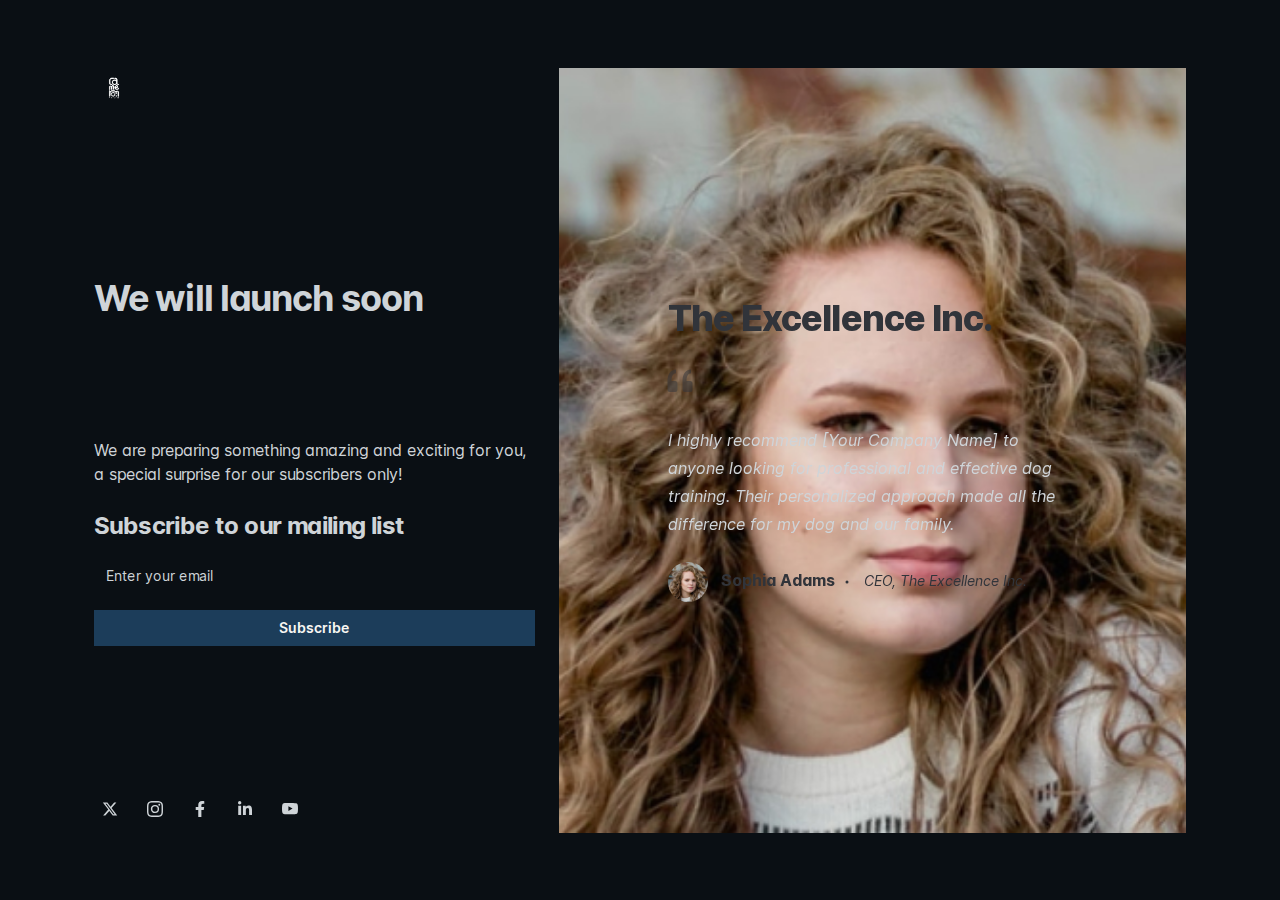
<file: comingsoon.html>
<!doctype html>
<html lang="en" dir="ltr" data-bs-theme="light">

<!-- Mirrored from tigmatemplate.me/canis/comingsoon.html by HTTrack Website Copier/3.x [XR&CO'2014], Thu, 12 Dec 2024 17:28:30 GMT -->
<!-- Added by HTTrack --><meta http-equiv="content-type" content="text/html;charset=utf-8" /><!-- /Added by HTTrack -->
<head>

    <meta charset="utf-8">
    <meta name="viewport" content="width=device-width, initial-scale=1">

    <!-- Update the 'content' attribute to reflect the actual content description -->
    <meta name="description" content="your_description_goes_here">

    <!-- Modify the 'content' attribute to include appropriate keywords -->
    <meta name="keywords" content="your_keywords_goes_here">

    <meta name="author" content="tigmatemplate">
    <meta name="generator" content="Bootstrap">

    <!-- Change the text within the <title> tag to match the webpage's content -->
    <title> Canis - Dog Training Services HTML Website Template </title>

    <!-- 
        Set the website's favicon and Apple touch icon using the files in the assets/logo folder. You can change these files to your own icons by replacing them with the same names and sizes.

        Be careful if you change the site.webmanifest file, as you need to update the src attribute of the icons array to match the new path of your icon files. Otherwise, your icons may not display correctly on some devices. 
    -->
	<link rel="apple-touch-icon" sizes="180x180" href="assets/logo/apple-touch-icon.png">
	<link rel="icon" type="image/png" sizes="32x32" href="assets/logo/favicon-32x32.png">
	<link rel="icon" type="image/png" sizes="16x16" href="assets/logo/favicon-16x16.png">
	<link rel="icon" type="image/x-icon" href="assets/logo/favicon.ico">
	<link rel="manifest" href="assets/logo/site.webmanifest">

    <!-- Stylesheets -->
    <link rel="stylesheet" href="assets/libraries/aos/aos.css">
    <link rel="stylesheet" href="assets/css/main.min.css">
    <link rel="stylesheet" href="assets/css/style.css">

    <!-- Open Graph Meta Tags for Social Sharing -->
    <!-- Update the 'title' and 'description' content below to enhance social sharing -->
    <meta property="og:title" content="your_title_goes_here">
    <meta property="og:description" content="your_description_goes_here">
    <!-- Update with actual absolute image URL like: https://example.com/main.jpg -->
    <meta property="og:image" content="your_absolute_image_url_goes_here">
    <!-- Update with the absolute URL of the content like: https://example.com/index.html -->
    <meta property="og:url" content="your_absolute_content_url_goes_here">
    <!-- Update with the type of object you’re sharing. (e.g., article, website, etc.) -->
    <meta property="og:type" content="website">
    <!-- Defines the content language -->
    <meta property="og:locale" content="en_US">

    
    <!-- X/Twitter Card Meta Tags for Social Sharing -->
    <meta name="twitter:card" content="summary_large_image">
    <!-- Update with your X/Twitter handle -->
    <meta name="twitter:site" content="@yourtwitterhandle"> 
    <!-- Update the 'title' and 'description' content below to enhance social sharing -->
    <meta name="twitter:title" content="your_title_goes_here"> 
    <meta name="twitter:description" content="your_description_goes_here">
    <!-- Update with actual absolute image URL like: https://example.com/main.jpg -->
    <meta name="twitter:image" content="your_absolute_image_url_goes_here"> 
    
    <!-- 
        The following line specifies the canonical URL for this page.
        Replace your_canonical_url_goes_here with the actual canonical URL if needed like: https://example.com/index.html
        Or just remove it!!!!
    -->
    <link rel="canonical" href="your_canonical_url_goes_here.html">

</head>
<body>


    <!-- loader-wrapper -->
    <div class="loader-wrapper">
        <div class="d-flex flex-column row-gap-5 align-items-center">
            <img src="assets/logo/logo.png" height="50" alt="logo">
            <div class="spinner-border text-primary p-4" role="status">
                <span class="visually-hidden">Loading...</span>
            </div>
        </div>
    </div>


	<div class="overflow-hidden">
		<div class="py-2 container">
			<div class="row my-4 mx-0 justify-content-center justify-content-xl-between align-content-center" 
				style="min-height: calc(100vh - 4rem) !important;">
				<div class="col-12 col-sm-10 col-md-8 col-lg-6 col-xl-5 col-xxl-4">
					<div class="row h-100 align-content-between">
						<!-- header top -->
						<div class="col-12 d-flex justify-content-between align-items-center align-self-xl-start">
							<a href="index.html">
								<img src="assets/logo/logo.png" height="40" alt="Logo">
							</a>
						</div>

						<div class="col-12 py-6 py-xl-3">
							<h1 class="mt-5 mb-4 text-4xl fw-bold tracking-tight text-body-emphasis">
								We will launch soon
							</h1>

							<!-- Date count down -->
							<div class="mt-4">
								<div 
									data-future-date="May 17, 2027 11:30:00" 
									id="timerCountDown" 
									class="d-flex justify-content-between fs-1 fw-lighter text-capitalize">
								</div>
							</div>

							<div class="d-flex justify-content-center my-5">
								<span class="d-inline-block border-top" style="width: 10%;"></span>
							</div>

							<p class="m-0 mt-3 text-body-secondary text-base">
								We are preparing something amazing and exciting for you, a special surprise for our subscribers only!
							</p>

							<div class="position-relative">
							    <form method="post" target="_blank" novalidate class="mc-embedded-subscribe-form">

							        <h2 class="mt-4 mb-3 text-body-emphasis text-2xl tracking-tight fw-bold">
							        	Subscribe to our mailing list
							        </h2>

							        <div class="mb-3 js-form-inputs">
							        	<label for="emailSubscribe1" class="visually-hidden">Email address</label>
										<input type="email" name="EMAIL" id="emailSubscribe1" value="" placeholder="Enter your email" class="form-control mb-3 text-sm leading-6">
								        <button type="submit" name="subscribe" class="btn btn-primary text-sm leading-6 fw-semibold w-100 rounded-pill">
								        	Subscribe
								        </button>
							        </div>

							        <!-- 
							        	This div is related to Mailchimp integration and handled by a function in our scripts.js file, so no need to worry about it. 
							        -->
							        <div style="position: absolute; left: -5000px;" aria-hidden="true">
			                            <input type="text" class="js-validate-robot" name="b_a4752870f583bb49a02427b3c_143fa46c21" tabindex="-1" value="">
			                        </div>

							        <!-- response -->
							        <div class="js-subscribe-response"></div>
							    </form>
							</div>
						</div>

						<div class="col-12">
							<!-- X icon -->
							<a href="javascript:;" class="me-2 btn social my-2 p-2 rounded-circle border text-body-tertiary text-body-emphasis-hover bg-body bg-body-secondary-hover">
								<span class="d-flex justify-content-center align-items-center">
									<svg width="16" height="16" fill="currentColor" viewBox="0 0 24 24" aria-hidden="true"> <g> <path d="M18.244 2.25h3.308l-7.227 8.26 8.502 11.24H16.17l-5.214-6.817L4.99 21.75H1.68l7.73-8.835L1.254 2.25H8.08l4.713 6.231zm-1.161 17.52h1.833L7.084 4.126H5.117z"></path> </g> </svg>
								</span>
							</a>

							<!-- intagram icon -->
							<a href="javascript:;" class="me-2 btn social my-2 p-2 rounded-circle border text-body-tertiary text-body-emphasis-hover bg-body bg-body-secondary-hover">
								<span class="d-flex justify-content-center align-items-center">
									<svg xmlns="http://www.w3.org/2000/svg" width="16" height="16" fill="currentColor" viewBox="0 0 16 16"> <path d="M8 0C5.829 0 5.556.01 4.703.048 3.85.088 3.269.222 2.76.42a3.917 3.917 0 0 0-1.417.923A3.927 3.927 0 0 0 .42 2.76C.222 3.268.087 3.85.048 4.7.01 5.555 0 5.827 0 8.001c0 2.172.01 2.444.048 3.297.04.852.174 1.433.372 1.942.205.526.478.972.923 1.417.444.445.89.719 1.416.923.51.198 1.09.333 1.942.372C5.555 15.99 5.827 16 8 16s2.444-.01 3.298-.048c.851-.04 1.434-.174 1.943-.372a3.916 3.916 0 0 0 1.416-.923c.445-.445.718-.891.923-1.417.197-.509.332-1.09.372-1.942C15.99 10.445 16 10.173 16 8s-.01-2.445-.048-3.299c-.04-.851-.175-1.433-.372-1.941a3.926 3.926 0 0 0-.923-1.417A3.911 3.911 0 0 0 13.24.42c-.51-.198-1.092-.333-1.943-.372C10.443.01 10.172 0 7.998 0h.003zm-.717 1.442h.718c2.136 0 2.389.007 3.232.046.78.035 1.204.166 1.486.275.373.145.64.319.92.599.28.28.453.546.598.92.11.281.24.705.275 1.485.039.843.047 1.096.047 3.231s-.008 2.389-.047 3.232c-.035.78-.166 1.203-.275 1.485a2.47 2.47 0 0 1-.599.919c-.28.28-.546.453-.92.598-.28.11-.704.24-1.485.276-.843.038-1.096.047-3.232.047s-2.39-.009-3.233-.047c-.78-.036-1.203-.166-1.485-.276a2.478 2.478 0 0 1-.92-.598 2.48 2.48 0 0 1-.6-.92c-.109-.281-.24-.705-.275-1.485-.038-.843-.046-1.096-.046-3.233 0-2.136.008-2.388.046-3.231.036-.78.166-1.204.276-1.486.145-.373.319-.64.599-.92.28-.28.546-.453.92-.598.282-.11.705-.24 1.485-.276.738-.034 1.024-.044 2.515-.045v.002zm4.988 1.328a.96.96 0 1 0 0 1.92.96.96 0 0 0 0-1.92zm-4.27 1.122a4.109 4.109 0 1 0 0 8.217 4.109 4.109 0 0 0 0-8.217zm0 1.441a2.667 2.667 0 1 1 0 5.334 2.667 2.667 0 0 1 0-5.334z"/> </svg>
								</span>
							</a>

							<!-- facebook icon -->
							<a href="javascript:;" class="me-2 btn social my-2 p-2 rounded-circle border text-body-tertiary text-body-emphasis-hover bg-body bg-body-secondary-hover">
								<span class="d-flex justify-content-center align-items-center">
									<svg xmlns="http://www.w3.org/2000/svg" width="16" height="16" fill="currentColor" viewBox="0 0 320 512"> <path d="M279.14 288l14.22-92.66h-88.91v-60.13c0-25.35 12.42-50.06 52.24-50.06h40.42V6.26S260.43 0 225.36 0c-73.22 0-121.08 44.38-121.08 124.72v70.62H22.89V288h81.39v224h100.17V288z"/> </svg>
								</span>
							</a>

							<!-- linkedIn icon -->
							<a href="javascript:;" class="me-2 btn social my-2 p-2 rounded-circle border text-body-tertiary text-body-emphasis-hover bg-body bg-body-secondary-hover">
								<span class="d-flex justify-content-center align-items-center">
									<svg xmlns="http://www.w3.org/2000/svg" width="16" height="16" fill="currentColor" viewBox="0 0 448 512"> <path d="M100.28 448H7.4V148.9h92.88zM53.79 108.1C24.09 108.1 0 83.5 0 53.8a53.79 53.79 0 0 1 107.58 0c0 29.7-24.1 54.3-53.79 54.3zM447.9 448h-92.68V302.4c0-34.7-.7-79.2-48.29-79.2-48.29 0-55.69 37.7-55.69 76.7V448h-92.78V148.9h89.08v40.8h1.3c12.4-23.5 42.69-48.3 87.88-48.3 94 0 111.28 61.9 111.28 142.3V448z"/> </svg>
								</span>
							</a>

							<!-- youtube icon -->
							<a href="javascript:;" class="me-2 btn social my-2 p-2 rounded-circle border text-body-tertiary text-body-emphasis-hover bg-body bg-body-secondary-hover">
								<span class="d-flex justify-content-center align-items-center">
									<svg xmlns="http://www.w3.org/2000/svg" width="16" height="16" fill="currentColor" viewBox="0 0 16 16"> <path d="M8.051 1.999h.089c.822.003 4.987.033 6.11.335a2.01 2.01 0 0 1 1.415 1.42c.101.38.172.883.22 1.402l.01.104.022.26.008.104c.065.914.073 1.77.074 1.957v.075c-.001.194-.01 1.108-.082 2.06l-.008.105-.009.104c-.05.572-.124 1.14-.235 1.558a2.007 2.007 0 0 1-1.415 1.42c-1.16.312-5.569.334-6.18.335h-.142c-.309 0-1.587-.006-2.927-.052l-.17-.006-.087-.004-.171-.007-.171-.007c-1.11-.049-2.167-.128-2.654-.26a2.007 2.007 0 0 1-1.415-1.419c-.111-.417-.185-.986-.235-1.558L.09 9.82l-.008-.104A31.4 31.4 0 0 1 0 7.68v-.123c.002-.215.01-.958.064-1.778l.007-.103.003-.052.008-.104.022-.26.01-.104c.048-.519.119-1.023.22-1.402a2.007 2.007 0 0 1 1.415-1.42c.487-.13 1.544-.21 2.654-.26l.17-.007.172-.006.086-.003.171-.007A99.788 99.788 0 0 1 7.858 2h.193zM6.4 5.209v4.818l4.157-2.408L6.4 5.209z"/> </svg>
								</span>
							</a>
						</div>
					</div>
				</div>

				<div class="d-none d-xl-block col-xl-7" style="height: 85vh !important;" data-aos="fade-left" data-aos-duration="3000">
					<div class="h-100 position-relative" data-bs-theme="dark">
						<div class="position-absolute top-0 end-0 bottom-0 start-0 z-n1 rounded-5">
							<img src="assets/img/team/t2.jpg" class="w-100 h-100 rounded-5 object-fit-cover" alt="Image description">
						</div>

						<div class="bg-dark position-absolute top-0 end-0 bottom-0 start-0 z-n1 rounded-5" style="opacity: 0.85; mix-blend-mode: multiply; filter: contrast(1.15) brightness(0.85);">
						</div>

						<div class="h-100">
							<div class="row h-100 justify-content-center align-items-center">
								<div class="col-10 col-xl-8">
									<h2 class="m-0 text-4xl tracking-tight fw-extrabold text-body-secondary">
										The Excellence Inc.
									</h2>

									<figure class="m-0 mt-4">
										<blockquote class="blockquote">
											<svg class="bi bi-quote text-body-secondary opacity-50 ms-n2 rtl-flip" xmlns="http://www.w3.org/2000/svg" width="2.5rem" height="2.5rem" fill="currentColor" viewBox="0 0 16 16">
												<path d="M12 12a1 1 0 0 0 1-1V8.558a1 1 0 0 0-1-1h-1.388c0-.351.021-.703.062-1.054.062-.372.166-.703.31-.992.145-.29.331-.517.559-.683.227-.186.516-.279.868-.279V3c-.579 0-1.085.124-1.52.372a3.322 3.322 0 0 0-1.085.992 4.92 4.92 0 0 0-.62 1.458A7.712 7.712 0 0 0 9 7.558V11a1 1 0 0 0 1 1h2Zm-6 0a1 1 0 0 0 1-1V8.558a1 1 0 0 0-1-1H4.612c0-.351.021-.703.062-1.054.062-.372.166-.703.31-.992.145-.29.331-.517.559-.683.227-.186.516-.279.868-.279V3c-.579 0-1.085.124-1.52.372a3.322 3.322 0 0 0-1.085.992 4.92 4.92 0 0 0-.62 1.458A7.712 7.712 0 0 0 3 7.558V11a1 1 0 0 0 1 1h2Z"/>
											</svg>

											<p class="my-4 text-body fst-italic text-base leading-7">
												I highly recommend [Your Company Name] to anyone looking for professional and effective dog training. Their personalized approach made all the difference for my dog and our family.
											</p>
										</blockquote>

										<figcaption class="mt-4">
											<img src="assets/img/small-team/st2.jpg" height="40" width="40" class="rounded-circle object-fit-cover border border-light" alt="Testimonial author's image">

											<span class="ps-2 text-body-secondary fw-bold">
												Sophia Adams
											</span>

											<svg class="bi bi-dot text-body-secondary" xmlns="http://www.w3.org/2000/svg" width="16" height="16" fill="currentColor" viewBox="0 0 16 16">
												<path d="M8 9.5a1.5 1.5 0 1 0 0-3 1.5 1.5 0 0 0 0 3z"/>
											</svg>

											<cite title="CEO, The Excellence Inc." class="ps-1 small text-body-secondary">CEO, The Excellence Inc.</cite>
										</figcaption>
									</figure>
								</div>
							</div>
						</div>
					</div>
				</div>
			</div>
		</div>
	</div>


	<!-- Bootstrap JavaScript: Bundle with Popper -->
	<script src="assets/libraries/bootstrap/js/bootstrap.bundle.min.js"></script>
	<script src="assets/libraries/aos/aos.js"></script>
	<script src="assets/js/scripts.js"></script>


</body>

<!-- Mirrored from tigmatemplate.me/canis/comingsoon.html by HTTrack Website Copier/3.x [XR&CO'2014], Thu, 12 Dec 2024 17:28:30 GMT -->
</html>
</file>
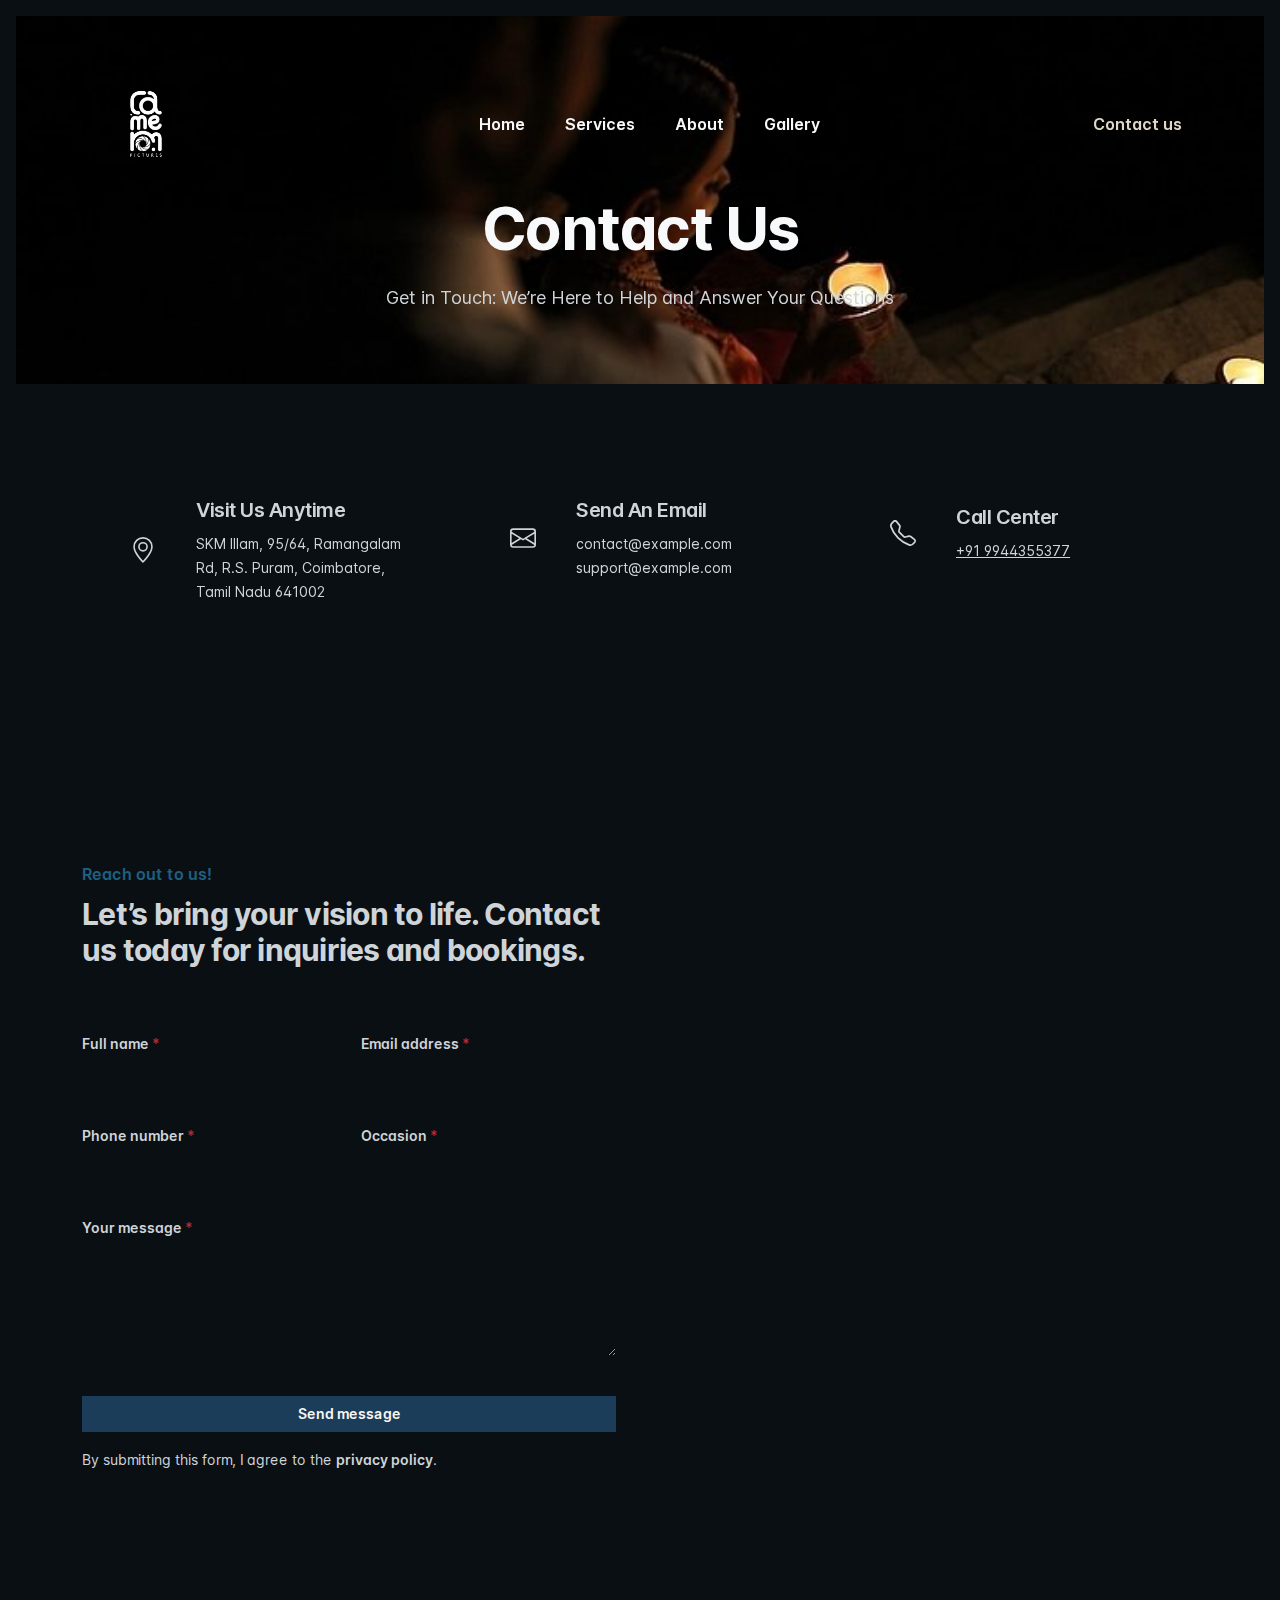
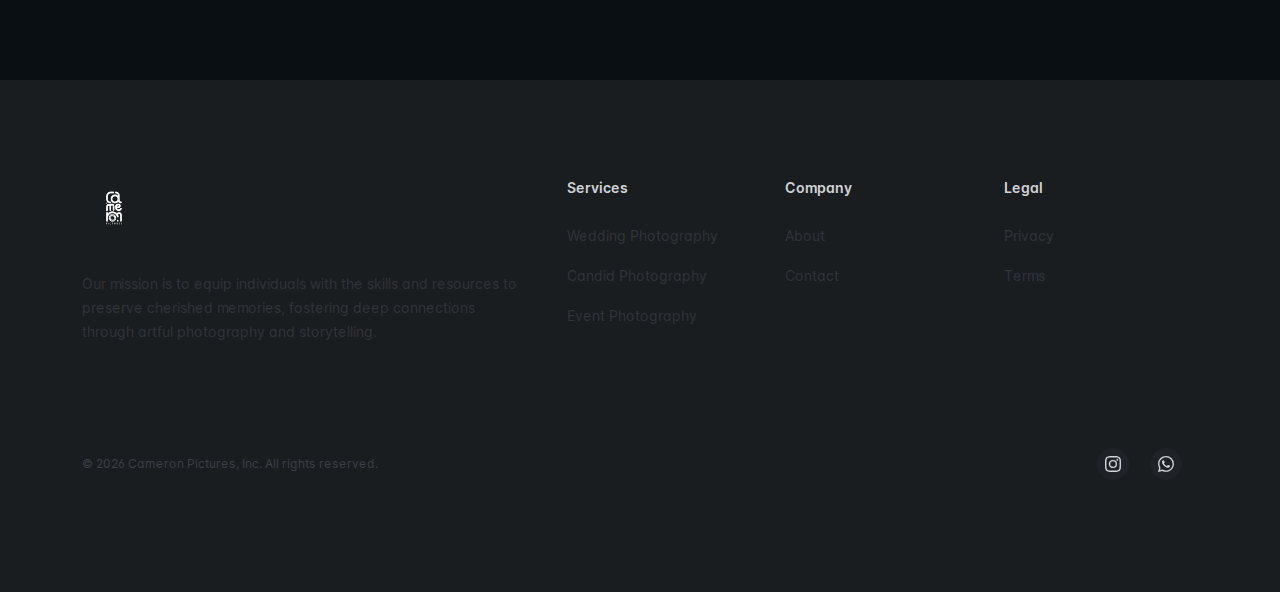
<file: contact.html>
<!doctype html>
<html lang="en" dir="ltr" data-bs-theme="light">
<meta http-equiv="content-type" content="text/html;charset=utf-8" />
<head>

    <meta charset="utf-8">
    <meta name="viewport" content="width=device-width, initial-scale=1">

    <!-- Update the 'content' attribute to reflect the actual content description -->
    <meta name="description" content="Cameron Pictures, based in Coimbatore, offers expert photography services specializing in weddings, candid moments, and all types of events. From stunning wedding albums to memorable birth and family photoshoots, we capture life's most beautiful moments with creativity and precision.">

    <!-- Modify the 'content' attribute to include appropriate keywords -->
    <meta name="keywords" content="Cameron Pictures, photography studio Coimbatore, Tamil Nadu, wedding photography Coimbatore, candid photography, birth photography, event photography, professional photography services, portrait photography, family photography, engagement photography, maternity photoshoots, baby photography, birthday photography, Coimbatore photography studio, wedding photographers in Tamil Nadu, high-quality photography, photography for all events">
    <meta name="author" content="Cameron Pictures">
    <meta name="generator" content="VSCode">

    <!-- Change the text within the <title> tag to match the webpage's content -->
    <title>Cameron Pictures</title>

    <!-- 
        Set the website's favicon and Apple touch icon using the files in the assets/logo folder. You can change these files to your own icons by replacing them with the same names and sizes.

        Be careful if you change the site.webmanifest file, as you need to update the src attribute of the icons array to match the new path of your icon files. Otherwise, your icons may not display correctly on some devices. 
    -->
	<link rel="apple-touch-icon" sizes="180x180" href="assets/logo/apple-touch-icon.png">
	<link rel="icon" type="image/png" sizes="32x32" href="assets/logo/favicon-32x32.png">
	<link rel="icon" type="image/png" sizes="16x16" href="assets/logo/favicon-16x16.png">
	<link rel="icon" type="image/x-icon" href="assets/logo/favicon.ico">
	<link rel="manifest" href="assets/logo/site.webmanifest">

    <!-- Stylesheets -->
    <link rel="stylesheet" href="assets/libraries/glide/css/glide.core.min.css">
    <link rel="stylesheet" href="assets/libraries/aos/aos.css">
    <link rel="stylesheet" href="assets/css/main.min.css">
    <link rel="stylesheet" href="assets/css/style.css">

    <!-- Open Graph Meta Tags for Social Sharing -->
    <meta property="og:title" content="Cameron Pictures - Expert Wedding and Event Photography in Coimbatore">
    <meta property="og:description" content="Capture life's most precious moments with Cameron Pictures. Specializing in wedding, candid, birth, and family photography, we create stunning visual stories for every occasion in Coimbatore, Tamil Nadu.">
    <!-- Update with an actual image URL, e.g., the studio's logo or a wedding photo -->
    <meta property="og:image" content="https://yourwebsite.com/images/your_image.jpg">
    <!-- Absolute URL of your homepage or the specific page -->
    <meta property="og:url" content="https://yourwebsite.com">
    <meta property="og:type" content="website">
    <!-- Content language -->
    <meta property="og:locale" content="en_IN">


    
    <!-- X/Twitter Card Meta Tags for Social Sharing -->
    <meta name="twitter:card" content="summary_large_image">
    <!-- Update with your X/Twitter handle -->
    <meta name="twitter:site" content="@yourtwitterhandle"> 
    <!-- Update the 'title' and 'description' content below to enhance social sharing -->
    <meta name="twitter:title" content="your_title_goes_here"> 
    <meta name="twitter:description" content="your_description_goes_here">
    <!-- Update with actual absolute image URL like: https://example.com/main.jpg -->
    <meta name="twitter:image" content="your_absolute_image_url_goes_here"> 
    
    <!-- 
        The following line specifies the canonical URL for this page.
        Replace your_canonical_url_goes_here with the actual canonical URL if needed like: https://example.com/index.html
        Or just remove it!!!!
    -->
    <link rel="canonical" href="your_canonical_url_goes_here.html">

</head>
<body>


    <!-- loader-wrapper -->
    <div class="loader-wrapper">
        <div class="d-flex flex-column row-gap-5 align-items-center">
            <img src="assets/logo/logo.png" height="50" alt="logo">
            <div class="spinner-border text-primary p-4" role="status">
                <span class="visually-hidden">Loading...</span>
            </div>
        </div>
    </div>


    <!-- header top -->
    <div class="navigation position-absolute w-100 rounded-pill mt-3 mt-sm-5 mx-auto" data-bs-theme="dark">
        <nav class="navbar navbar-expand-xl" aria-label="Offcanvas navbar large">
            <div class="container">
                <a href="index.html" class="navbar-brand p-1 ps-0">
                    <img src="assets/logo/logo.png" height="128" alt="logo">
                </a>

                <button class="navbar-toggler collapsed" type="button" data-bs-toggle="offcanvas" data-bs-target="#offcanvasNavbar2" aria-controls="offcanvasNavbar2" aria-expanded="false" aria-label="Toggle navigation">
                    <span class="toggler-icon top-bar"></span>
                    <span class="toggler-icon middle-bar"></span>
                    <span class="toggler-icon bottom-bar"></span>
                </button>

                <div class="offcanvas offcanvas-end border-start-0 border-start-sm rounded-start-0 rounded-start-sm-5" tabindex="-1" id="offcanvasNavbar2" aria-labelledby="offcanvasNavbar2Label">
                    <div class="offcanvas-header px-4 pt-4 pb-3 mt-2">
                        <h5 class="offcanvas-title m-0" id="offcanvasNavbar2Label">
                            <a href="index.html" class="navbar-brand px-2 py-1">
                                <img src="assets/logo/logo.png" height="98" alt="logo">
                            </a>
                        </h5>
                        <button type="button" class="btn-close text-light" data-bs-dismiss="offcanvas" aria-label="Close"></button>
                    </div>

                    <div class="offcanvas-body">
                        <ul class="navbar-nav align-items-xl-center justify-content-center flex-grow-1 column-gap-2 row-gap-4 row-gap-xl-2">
                            <li class="nav-item ms-xl-auto">
                                <a href="index.html" class="nav-link rounded-5 px-3 text-base fw-semibold leading-6 text-body-emphasis text-dark-hover bg-light-hover">
                                    Home
                                </a>
                            </li>

                            <li class="nav-item">
                                <a href="services.html" class="nav-link rounded-5 px-3 text-base fw-semibold leading-6 text-body-emphasis text-dark-hover bg-light-hover">
                                    Services
                                </a>
                            </li>

                            <li class="nav-item">
                                <a href="about.html" class="nav-link rounded-5 px-3 text-base fw-semibold leading-6 text-body-emphasis text-dark-hover bg-light-hover">
                                    About
                                </a>
                            </li>
                            
                            <li class="nav-item">
                                <a href="gallery.html" class="nav-link rounded-5 px-3 text-base fw-semibold leading-6 text-body-emphasis text-dark-hover bg-light-hover">
                                    Gallery
                                </a>
                            </li>

                            <li class="nav-item ms-xl-auto">
                                <a href="contact.html" class="rounded-5 px-3 text-base fw-semibold leading-6 btn btn-outline-light btn-lg w-100 text-center">
                                    Contact us
                                </a>
                            </li>
                        </ul>
                    </div>
                </div>
            </div>
        </nav>
    </div>


	<!-- header body -->
	<div class="py-9 py-xl-10 position-relative">
	   	<div class="position-absolute top-0 bottom-0 w-100 z-n1 pb-sm-0 p-sm-3">
            <img src="assets/img/bg/bg1.jpg" class="object-fit-cover h-100 w-100 rounded-bottom-3 rounded-sm-4 rounded-xl-5 shadow" alt="home cover">
        </div>

        <div class="position-absolute top-0 bottom-0 w-100 z-n1 pb-sm-0 p-sm-3">
            <div class="bg-dark h-100 w-100 rounded-bottom-3 rounded-sm-4 rounded-xl-5" style="opacity: 0.5; mix-blend-mode: multiply; filter: contrast(11) brightness(1);"></div>
        </div>

	    <div class="position-absolute z-0 top-0 h-100 w-100">
		    <div class="container h-100 d-flex align-items-center" data-bs-theme="dark">
                <div class="max-w-2xl mx-auto text-center">
                    <h1 class="m-0 mt-8 text-body-emphasis tracking-tight text-6xl fw-bold" data-aos-delay="0" data-aos="fade" data-aos-duration="3000">
                        Contact Us
                    </h1>
                    <p class="m-0 mt-4 text-body text-lg leading-8" data-aos-delay="100" data-aos="fade" data-aos-duration="3000">
                        Get in Touch: We’re Here to Help and Answer Your Questions
                    </p>
                </div>
		    </div>
	    </div>
	</div>


	<!-- address and call details -->
	<div class="overflow-hidden pb-2 pt-6">
		<div class="container">
			<div class="row justify-content-center">
				<div class="col-12 col-md-6 col-xl-4" data-aos-delay="0" data-aos="fade-left" data-aos-duration="3000">
					<div class="d-flex mt-4 mb-3 p-3 p-lg-4 align-items-center bg-body-tertiary shadow rounded-4">
						<div class="p-4 text-white bg-primary rounded-circle">
							<svg xmlns="http://www.w3.org/2000/svg" width="26" height="26" fill="currentColor" class="bi bi-geo-alt" viewBox="0 0 16 16">
								<path d="M12.166 8.94c-.524 1.062-1.234 2.12-1.96 3.07A31.493 31.493 0 0 1 8 14.58a31.481 31.481 0 0 1-2.206-2.57c-.726-.95-1.436-2.008-1.96-3.07C3.304 7.867 3 6.862 3 6a5 5 0 0 1 10 0c0 .862-.305 1.867-.834 2.94zM8 16s6-5.686 6-10A6 6 0 0 0 2 6c0 4.314 6 10 6 10z"/>
								<path d="M8 8a2 2 0 1 1 0-4 2 2 0 0 1 0 4zm0 1a3 3 0 1 0 0-6 3 3 0 0 0 0 6z"/>
							</svg>
						</div>

						<div class="ps-3">
							<h3 class="text-body-emphasis tracking-tight leading-7 text-xl fw-semibold">
								Visit Us Anytime
							</h3>
							<div class="text-body leading-6 text-sm">
								SKM Illam, 95/64, Ramangalam Rd, R.S. Puram, Coimbatore, Tamil Nadu 641002
							</div>
						</div>
					</div>
				</div>

				<div class="col-12 col-md-6 col-xl-4" data-aos-delay="100" data-aos="fade-left" data-aos-duration="3000">
					<div class="d-flex mt-4 mb-3 p-3 p-lg-4 align-items-center bg-body-tertiary shadow rounded-4">
						<div class="p-4 text-white bg-primary rounded-circle">
							<svg xmlns="http://www.w3.org/2000/svg" width="26" height="26" fill="currentColor" class="bi bi-envelope" viewBox="0 0 16 16">
								<path d="M0 4a2 2 0 0 1 2-2h12a2 2 0 0 1 2 2v8a2 2 0 0 1-2 2H2a2 2 0 0 1-2-2V4Zm2-1a1 1 0 0 0-1 1v.217l7 4.2 7-4.2V4a1 1 0 0 0-1-1H2Zm13 2.383-4.708 2.825L15 11.105V5.383Zm-.034 6.876-5.64-3.471L8 9.583l-1.326-.795-5.64 3.47A1 1 0 0 0 2 13h12a1 1 0 0 0 .966-.741ZM1 11.105l4.708-2.897L1 5.383v5.722Z"/>
							</svg>
						</div>

						<div class="ps-3">
							<h3 class="text-body-emphasis tracking-tight leading-7 text-xl fw-semibold">
								Send An Email
							</h3>
							<div class="text-body leading-6 text-sm">
								contact@example.com
								<br>
								support@example.com
							</div>
						</div>
					</div>
				</div>

				<div class="col-12 col-md-6 col-xl-4" data-aos-delay="200" data-aos="fade-left" data-aos-duration="3000">
					<div class="d-flex mt-4 mb-3 p-3 p-lg-4 align-items-center bg-body-tertiary shadow rounded-4">
						<div class="p-4 text-white bg-primary rounded-circle">
							<svg xmlns="http://www.w3.org/2000/svg" width="26" height="26" fill="currentColor" class="bi bi-telephone" viewBox="0 0 16 16">
								<path d="M3.654 1.328a.678.678 0 0 0-1.015-.063L1.605 2.3c-.483.484-.661 1.169-.45 1.77a17.568 17.568 0 0 0 4.168 6.608 17.569 17.569 0 0 0 6.608 4.168c.601.211 1.286.033 1.77-.45l1.034-1.034a.678.678 0 0 0-.063-1.015l-2.307-1.794a.678.678 0 0 0-.58-.122l-2.19.547a1.745 1.745 0 0 1-1.657-.459L5.482 8.062a1.745 1.745 0 0 1-.46-1.657l.548-2.19a.678.678 0 0 0-.122-.58L3.654 1.328zM1.884.511a1.745 1.745 0 0 1 2.612.163L6.29 2.98c.329.423.445.974.315 1.494l-.547 2.19a.678.678 0 0 0 .178.643l2.457 2.457a.678.678 0 0 0 .644.178l2.189-.547a1.745 1.745 0 0 1 1.494.315l2.306 1.794c.829.645.905 1.87.163 2.611l-1.034 1.034c-.74.74-1.846 1.065-2.877.702a18.634 18.634 0 0 1-7.01-4.42 18.634 18.634 0 0 1-4.42-7.009c-.362-1.03-.037-2.137.703-2.877L1.885.511z"/>
							</svg>
						</div>

						<div class="ps-3">
							<h3 class="text-body-emphasis tracking-tight leading-7 text-xl fw-semibold">
								Call Center
							</h3>
							<div class="text-body leading-6 text-sm">
                                <a href="tel:+919944355377"> +91 9944355377</a>
							</div>
						</div>
					</div>
				</div>
			</div>
		</div>
	</div>


    <!-- Contact us -->
    <div id="contact" class="overflow-hidden py-7 py-sm-8 py-xl-9">
        <div class="container">
            <div class="row gy-5 gx-sm-5 justify-content-between">
                <div class="col-12 col-xl-6 col-xxl-5 pb-6 pb-sm-7 py-xl-5">
                    <div class="max-w-xl mx-auto mx-xl-0 mb-6">
                        <h2 class="m-0 text-primary-emphasis text-base leading-7 fw-semibold">
                            Reach out to us!
                        </h2>
                        <p class="m-0 mt-2 text-body-emphasis text-3xl tracking-tight fw-bold">
                            Let’s bring your vision to life. Contact us today for inquiries and bookings.
                        </p>
                    </div>

                    <div class="max-w-xl mx-auto mx-xl-0">
                        <form class="row gy-4 needs-validation" id="myForm" novalidate>
                            <div class="col-md-6">
                                <label for="nameForm" class="form-label text-body-emphasis text-sm leading-6 fw-semibold">
                                    Full name
                                    <span class="text-danger-emphasis">*</span>
                                </label>
                                <input type="text" class="form-control text-sm leading-6" name="nameForm" id="nameForm" required>
                                <div class="invalid-feedback text-xs">
                                    Please enter your full name.
                                </div>
                            </div>

                            <div class="col-md-6">
                                <label for="emailForm" class="form-label text-body-emphasis text-sm leading-6 fw-semibold">
                                    Email address
                                    <span class="text-danger-emphasis">*</span>
                                </label>
                                <input type="email" class="form-control text-sm leading-6" name="emailForm" id="emailForm" required>
                                <div class="invalid-feedback text-xs">
                                    Please enter your email address.
                                </div>
                            </div>

                            <div class="col-md-6">
                                <label for="phoneForm" class="form-label text-body-emphasis text-sm leading-6 fw-semibold">
                                    Phone number
                                    <span class="text-danger-emphasis">*</span>
                                </label>
                                <input type="text" class="form-control text-sm leading-6" name="phoneForm" id="phoneForm" required>
                                <div class="invalid-feedback text-xs">
                                    Please enter your phone number.
                                </div>
                            </div>

                            <div class="col-md-6">
                                <label for="subjectForm" class="form-label text-body-emphasis text-sm leading-6 fw-semibold">
                                    Occasion
                                    <span class="text-danger-emphasis">*</span>
                                </label>
                                <input type="text" class="form-control text-sm leading-6" name="subjectForm" id="subjectForm" required>
                                <div class="invalid-feedback text-xs">
                                    Please enter a subject for your message.
                                </div>
                            </div>

                            <div class="col-12">
                                <label for="messageForm" class="form-label text-body-emphasis text-sm leading-6 fw-semibold">
                                    Your message
                                    <span class="text-danger-emphasis">*</span>
                                </label>
                                <textarea class="form-control text-sm leading-6" name="messageForm" id="messageForm" rows="4" required></textarea>
                                <div class="invalid-feedback text-xs">
                                    Please enter a message.
                                </div>
                            </div>
                            
                            <div class="col-12 pt-3">
                                <div>
                                    <button type="submit" class="btn btn-lg btn-primary text-sm fw-semibold text-center shadow-sm w-100 rounded-pill" id="sendMessage">
                                        Send message
                                    </button>
                                </div>

                                <p class="m-0 mt-3 text-body-tertiary leading-6 text-sm">
                                    By submitting this form, I agree to the
                                    <a href="privacypolicy.html" class="text-decoration-none fw-semibold">privacy policy</a>.
                                </p>

                                <!-- Alert message  -->
                                <div id="yourMessageIsSent"></div>
                            </div>
                        </form>
                    </div>
                </div>

                <div class="col-12 col-xl-6 col-xxl-6" style="min-height: 450px;" data-aos-delay="0" data-aos="fade" data-aos-duration="3000">
                    <div class="h-100 position-relative">
                        
                    <!--<iframe class="position-absolute w-100 h-100 rounded-3 rounded-sm-4 rounded-xl-5 shadow" src="https://maps.google.com/maps?q=2880%20Broadway,%20New%20York&amp;t=&amp;z=9&amp;ie=UTF8&amp;iwloc=&amp;output=embed"></iframe>
                    --><iframe class="position-absolute w-100 h-100 rounded-3 rounded-sm-4 rounded-xl-5 shadow" src="https://www.google.com/maps/embed?pb=!1m18!1m12!1m3!1d3916.467132374776!2d76.9507524!3d11.0035358!2m3!1f0!2f0!3f0!3m2!1i1024!2i768!4f13.1!3m3!1m2!1s0x3ba859002da97163%3A0x499ec91af4e34af2!2sCameron%20Pictures!5e0!3m2!1sen!2sin!4v1734076891040!5m2!1sen!2sin" width="600" height="450" style="border:0;" allowfullscreen="" loading="lazy" referrerpolicy="no-referrer-when-downgrade"></iframe>
                        
                    </div>
                </div>
            </div>
        </div>
    </div>


    <!-- Footer -->
    <footer class="overflow-hidden py-6 py-xl-7 bg-body position-relative rounded-top-3 rounded-top-sm-4 rounded-top-xl-5" data-bs-theme="dark">
        <div class="container">
            <div class="row gy-5 gx-sm-5">
                <div class="col-12 col-xl-5">
                    <a href="index.html" class="mb-3 link-body-emphasis d-flex align-items-center text-decoration-none">
                        <img src="assets/logo/logo.png" height="64" alt="logo" loading="lazy">
                    </a>

                    <p class="mt-4 pt-2 mb-0 text-body-secondary leading-6 text-sm max-w-md">
                        Our mission is to equip individuals with the skills and resources to preserve cherished memories, fostering deep connections through artful photography and storytelling.
                    </p>
                </div>

                <div class="col-12 col-xl-7">
                    <div class="row gy-5">
                        <div class="col-6 col-sm-4 mb-3">
                            <h3 class="text-body leading-6 text-sm fw-semibold"> Services </h3>
                            <ul class="mt-4 nav flex-column">
                                <!-- You can use the # symbol to directly link to a specific service, such as ./services.html#service1 -->
                                <li class="mb-3 nav-item"><a href="services.html" class="p-0 text-body-secondary text-body-emphasis-hover nav-link leading-6 text-sm"> Wedding Photography </a></li>
                                <li class="mb-3 nav-item"><a href="services.html" class="p-0 text-body-secondary text-body-emphasis-hover nav-link leading-6 text-sm"> Candid Photography </a></li>
                                <li class="mb-3 nav-item"><a href="services.html" class="p-0 text-body-secondary text-body-emphasis-hover nav-link leading-6 text-sm"> Event Photography </a></li>
                            </ul>
                        </div>

                        <div class="col-6 col-sm-4 mb-3">
                            <h3 class="text-body leading-6 text-sm fw-semibold"> Company </h3>
                            <ul class="mt-4 nav flex-column">
                                <li class="mb-3 nav-item"><a href="about.html" class="p-0 text-body-secondary text-body-emphasis-hover nav-link leading-6 text-sm"> About </a></li>
                                <li class="mb-3 nav-item"><a href="contact.html" class="p-0 text-body-secondary text-body-emphasis-hover nav-link leading-6 text-sm"> Contact </a></li>
                            </ul>
                        </div>

                        <div class="col-6 col-sm-4 mb-3">
                            <h3 class="text-body leading-6 text-sm fw-semibold"> Legal </h3>
                            <ul class="mt-4 nav flex-column">
                                <li class="mb-3 nav-item"><a href="privacypolicy.html" class="p-0 text-body-secondary text-body-emphasis-hover nav-link leading-6 text-sm"> Privacy </a></li>
                                <li class="mb-3 nav-item"><a href="termsofservice.html" class="p-0 text-body-secondary text-body-emphasis-hover nav-link leading-6 text-sm"> Terms </a></li>
                            </ul>
                        </div>
                    </div>
                </div>
            </div>

            <hr class="my-4 text-body-emphasis opacity-10">

            <div>
                <hr class="my-4 text-body-emphasis opacity-10">
                <div class="py-2 d-flex flex-column flex-md-row gap-4 justify-content-md-between align-items-md-center">
                    <p class="mb-0 text-body-tertiary text-xs leading-5">
                        ©  
                        <span class="current-year"></span>
                        Cameron Pictures, Inc. All rights reserved.
                    </p>

                    <div class="order-first order-md-last">
                        <!-- intagram icon -->
                        <a href="https://www.instagram.com/cameron_picturess/;" class="btn my-2 p-2 me-3 text-body text-body-emphasis-hover bg-body-tertiary social rounded-circle">
                            <span class="d-flex justify-content-center align-items-center">
                                <svg xmlns="http://www.w3.org/2000/svg" width="16" height="16" fill="currentColor" viewBox="0 0 16 16"> <path d="M8 0C5.829 0 5.556.01 4.703.048 3.85.088 3.269.222 2.76.42a3.917 3.917 0 0 0-1.417.923A3.927 3.927 0 0 0 .42 2.76C.222 3.268.087 3.85.048 4.7.01 5.555 0 5.827 0 8.001c0 2.172.01 2.444.048 3.297.04.852.174 1.433.372 1.942.205.526.478.972.923 1.417.444.445.89.719 1.416.923.51.198 1.09.333 1.942.372C5.555 15.99 5.827 16 8 16s2.444-.01 3.298-.048c.851-.04 1.434-.174 1.943-.372a3.916 3.916 0 0 0 1.416-.923c.445-.445.718-.891.923-1.417.197-.509.332-1.09.372-1.942C15.99 10.445 16 10.173 16 8s-.01-2.445-.048-3.299c-.04-.851-.175-1.433-.372-1.941a3.926 3.926 0 0 0-.923-1.417A3.911 3.911 0 0 0 13.24.42c-.51-.198-1.092-.333-1.943-.372C10.443.01 10.172 0 7.998 0h.003zm-.717 1.442h.718c2.136 0 2.389.007 3.232.046.78.035 1.204.166 1.486.275.373.145.64.319.92.599.28.28.453.546.598.92.11.281.24.705.275 1.485.039.843.047 1.096.047 3.231s-.008 2.389-.047 3.232c-.035.78-.166 1.203-.275 1.485a2.47 2.47 0 0 1-.599.919c-.28.28-.546.453-.92.598-.28.11-.704.24-1.485.276-.843.038-1.096.047-3.232.047s-2.39-.009-3.233-.047c-.78-.036-1.203-.166-1.485-.276a2.478 2.478 0 0 1-.92-.598 2.48 2.48 0 0 1-.6-.92c-.109-.281-.24-.705-.275-1.485-.038-.843-.046-1.096-.046-3.233 0-2.136.008-2.388.046-3.231.036-.78.166-1.204.276-1.486.145-.373.319-.64.599-.92.28-.28.546-.453.92-.598.282-.11.705-.24 1.485-.276.738-.034 1.024-.044 2.515-.045v.002zm4.988 1.328a.96.96 0 1 0 0 1.92.96.96 0 0 0 0-1.92zm-4.27 1.122a4.109 4.109 0 1 0 0 8.217 4.109 4.109 0 0 0 0-8.217zm0 1.441a2.667 2.667 0 1 1 0 5.334 2.667 2.667 0 0 1 0-5.334z"/> </svg>
                            </span>
                        </a>
                        

                        <!-- X icon -->
                        <a href="https://api.whatsapp.com/send?phone=919944355377" class="btn my-2 p-2 me-3 text-body text-body-emphasis-hover bg-body-tertiary social rounded-circle">
                            <span class="d-flex justify-content-center align-items-center">
                                <svg xmlns="http://www.w3.org/2000/svg" width="16" height="16" fill="currentColor" class="bi bi-whatsapp" viewBox="0 0 16 16">
                                    <path d="M13.601 2.326A7.85 7.85 0 0 0 7.994 0C3.627 0 .068 3.558.064 7.926c0 1.399.366 2.76 1.057 3.965L0 16l4.204-1.102a7.9 7.9 0 0 0 3.79.965h.004c4.368 0 7.926-3.558 7.93-7.93A7.9 7.9 0 0 0 13.6 2.326zM7.994 14.521a6.6 6.6 0 0 1-3.356-.92l-.24-.144-2.494.654.666-2.433-.156-.251a6.56 6.56 0 0 1-1.007-3.505c0-3.626 2.957-6.584 6.591-6.584a6.56 6.56 0 0 1 4.66 1.931 6.56 6.56 0 0 1 1.928 4.66c-.004 3.639-2.961 6.592-6.592 6.592m3.615-4.934c-.197-.099-1.17-.578-1.353-.646-.182-.065-.315-.099-.445.099-.133.197-.513.646-.627.775-.114.133-.232.148-.43.05-.197-.1-.836-.308-1.592-.985-.59-.525-.985-1.175-1.103-1.372-.114-.198-.011-.304.088-.403.087-.088.197-.232.296-.346.1-.114.133-.198.198-.33.065-.134.034-.248-.015-.347-.05-.099-.445-1.076-.612-1.47-.16-.389-.323-.335-.445-.34-.114-.007-.247-.007-.38-.007a.73.73 0 0 0-.529.247c-.182.198-.691.677-.691 1.654s.71 1.916.81 2.049c.098.133 1.394 2.132 3.383 2.992.47.205.84.326 1.129.418.475.152.904.129 1.246.08.38-.058 1.171-.48 1.338-.943.164-.464.164-.86.114-.943-.049-.084-.182-.133-.38-.232"/>
                                </svg>
                            
                            </span>
                        </a>
                        
                        <!-- X icon 
                        <a href="javascript:;" class="btn my-2 p-2 me-3 text-body text-body-emphasis-hover bg-body-tertiary social rounded-circle">
                            <span class="d-flex justify-content-center align-items-center">
                                <svg width="16" height="16" fill="currentColor" viewBox="0 0 24 24" aria-hidden="true"> <g> <path d="M18.244 2.25h3.308l-7.227 8.26 8.502 11.24H16.17l-5.214-6.817L4.99 21.75H1.68l7.73-8.835L1.254 2.25H8.08l4.713 6.231zm-1.161 17.52h1.833L7.084 4.126H5.117z"></path> </g> </svg>
                            </span>
                        </a>
                        -->
                        <!-- youtube icon 
                        <a href="javascript:;" class="btn my-2 p-2 text-body text-body-emphasis-hover bg-body-tertiary social rounded-circle">
                            <span class="d-flex justify-content-center align-items-center">
                                <svg xmlns="http://www.w3.org/2000/svg" width="16" height="16" fill="currentColor" viewBox="0 0 16 16"> <path d="M8.051 1.999h.089c.822.003 4.987.033 6.11.335a2.01 2.01 0 0 1 1.415 1.42c.101.38.172.883.22 1.402l.01.104.022.26.008.104c.065.914.073 1.77.074 1.957v.075c-.001.194-.01 1.108-.082 2.06l-.008.105-.009.104c-.05.572-.124 1.14-.235 1.558a2.007 2.007 0 0 1-1.415 1.42c-1.16.312-5.569.334-6.18.335h-.142c-.309 0-1.587-.006-2.927-.052l-.17-.006-.087-.004-.171-.007-.171-.007c-1.11-.049-2.167-.128-2.654-.26a2.007 2.007 0 0 1-1.415-1.419c-.111-.417-.185-.986-.235-1.558L.09 9.82l-.008-.104A31.4 31.4 0 0 1 0 7.68v-.123c.002-.215.01-.958.064-1.778l.007-.103.003-.052.008-.104.022-.26.01-.104c.048-.519.119-1.023.22-1.402a2.007 2.007 0 0 1 1.415-1.42c.487-.13 1.544-.21 2.654-.26l.17-.007.172-.006.086-.003.171-.007A99.788 99.788 0 0 1 7.858 2h.193zM6.4 5.209v4.818l4.157-2.408L6.4 5.209z"/> </svg>
                            </span>
                        </a>
                        -->
                    </div>
                </div>
            </div>
        </div>
    </footer>



	<!-- Back to top button -->
	<button type="button" class="btn btn-primary btn-back-to-top rounded-circle justify-content-center align-items-center p-2">
		<svg xmlns="http://www.w3.org/2000/svg" width="20" height="20" fill="currentColor" class="bi bi-caret-up-fill" viewBox="0 0 16 16"> <path d="m7.247 4.86-4.796 5.481c-.566.647-.106 1.659.753 1.659h9.592a1 1 0 0 0 .753-1.659l-4.796-5.48a1 1 0 0 0-1.506 0z"/> </svg>
	</button>



	<!-- Bootstrap JavaScript: Bundle with Popper -->
	<script src="assets/libraries/bootstrap/js/bootstrap.bundle.min.js"></script>
	<script src="assets/libraries/glide/glide.min.js"></script>
	<script src="assets/libraries/aos/aos.js"></script>
	<script src="assets/js/scripts.js"></script>
    <script src="assets/php/contact/script.js"></script>



</body>
</html>
</file>
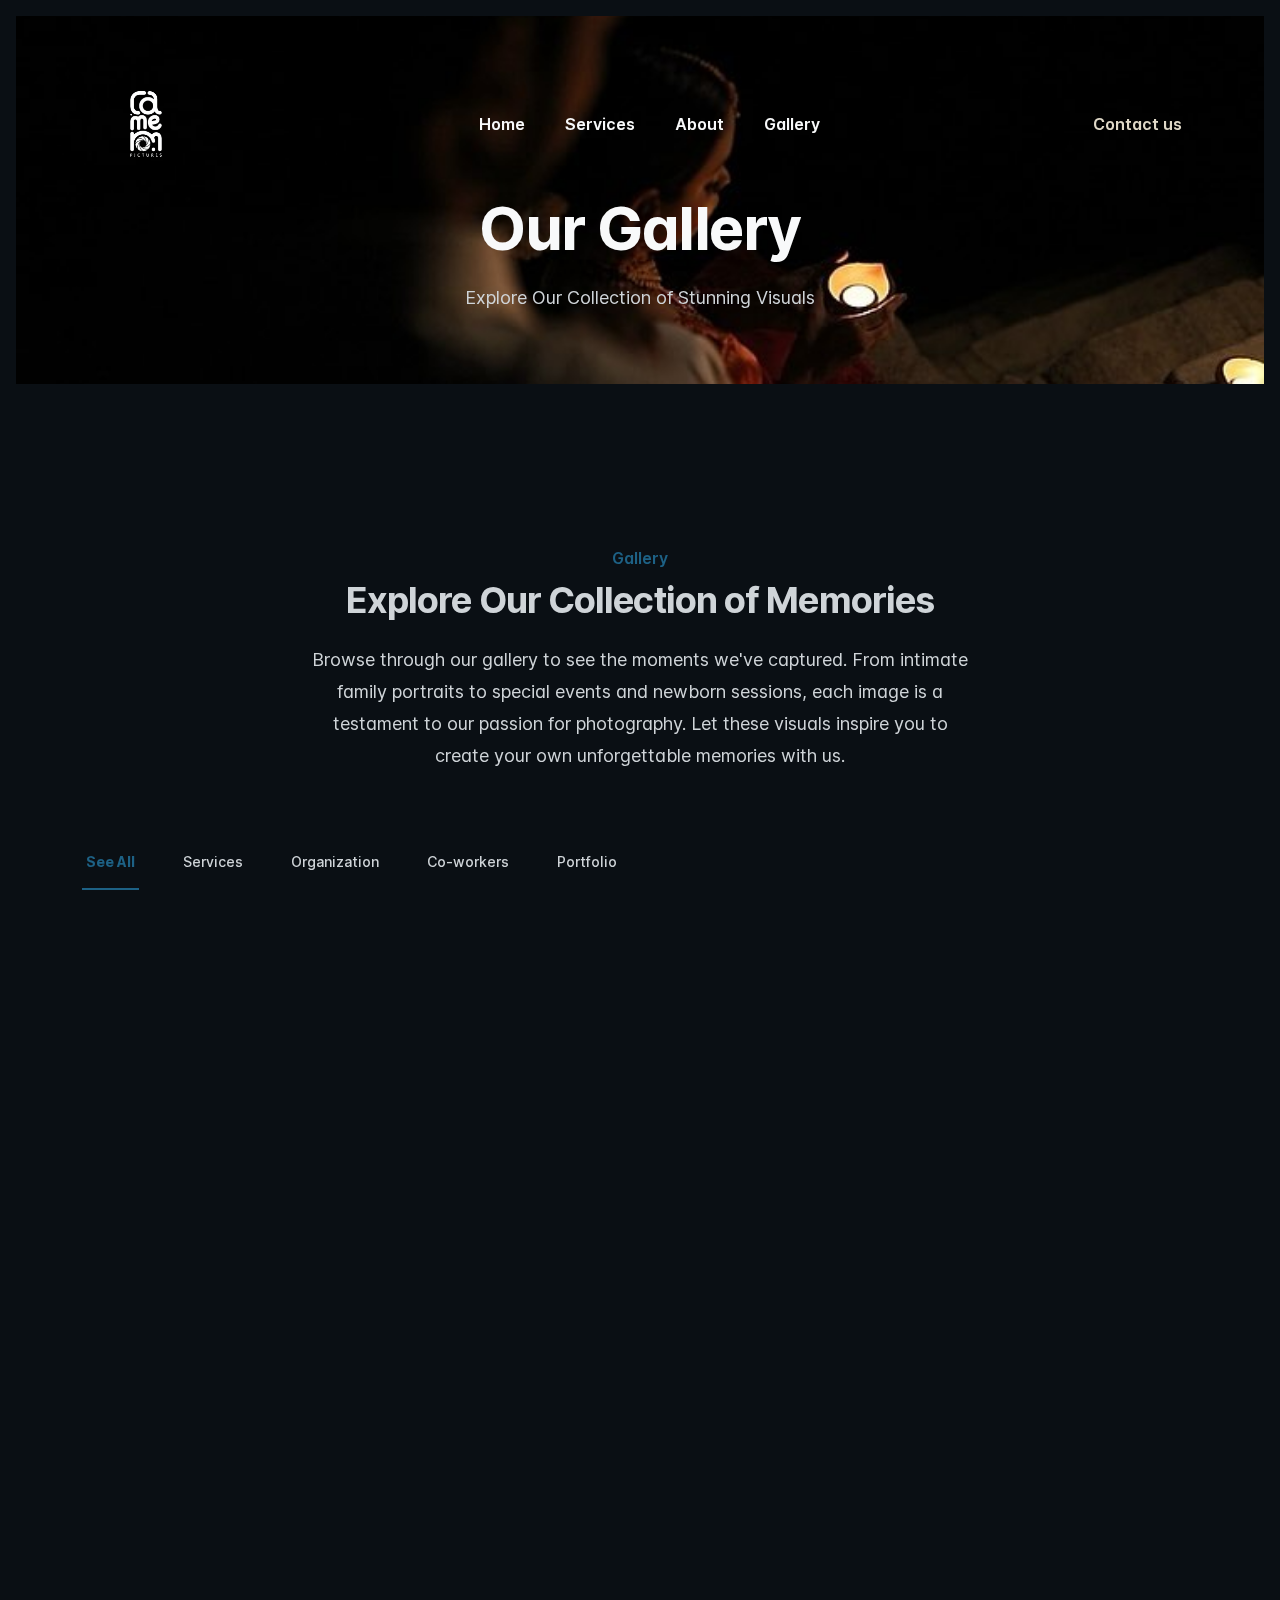
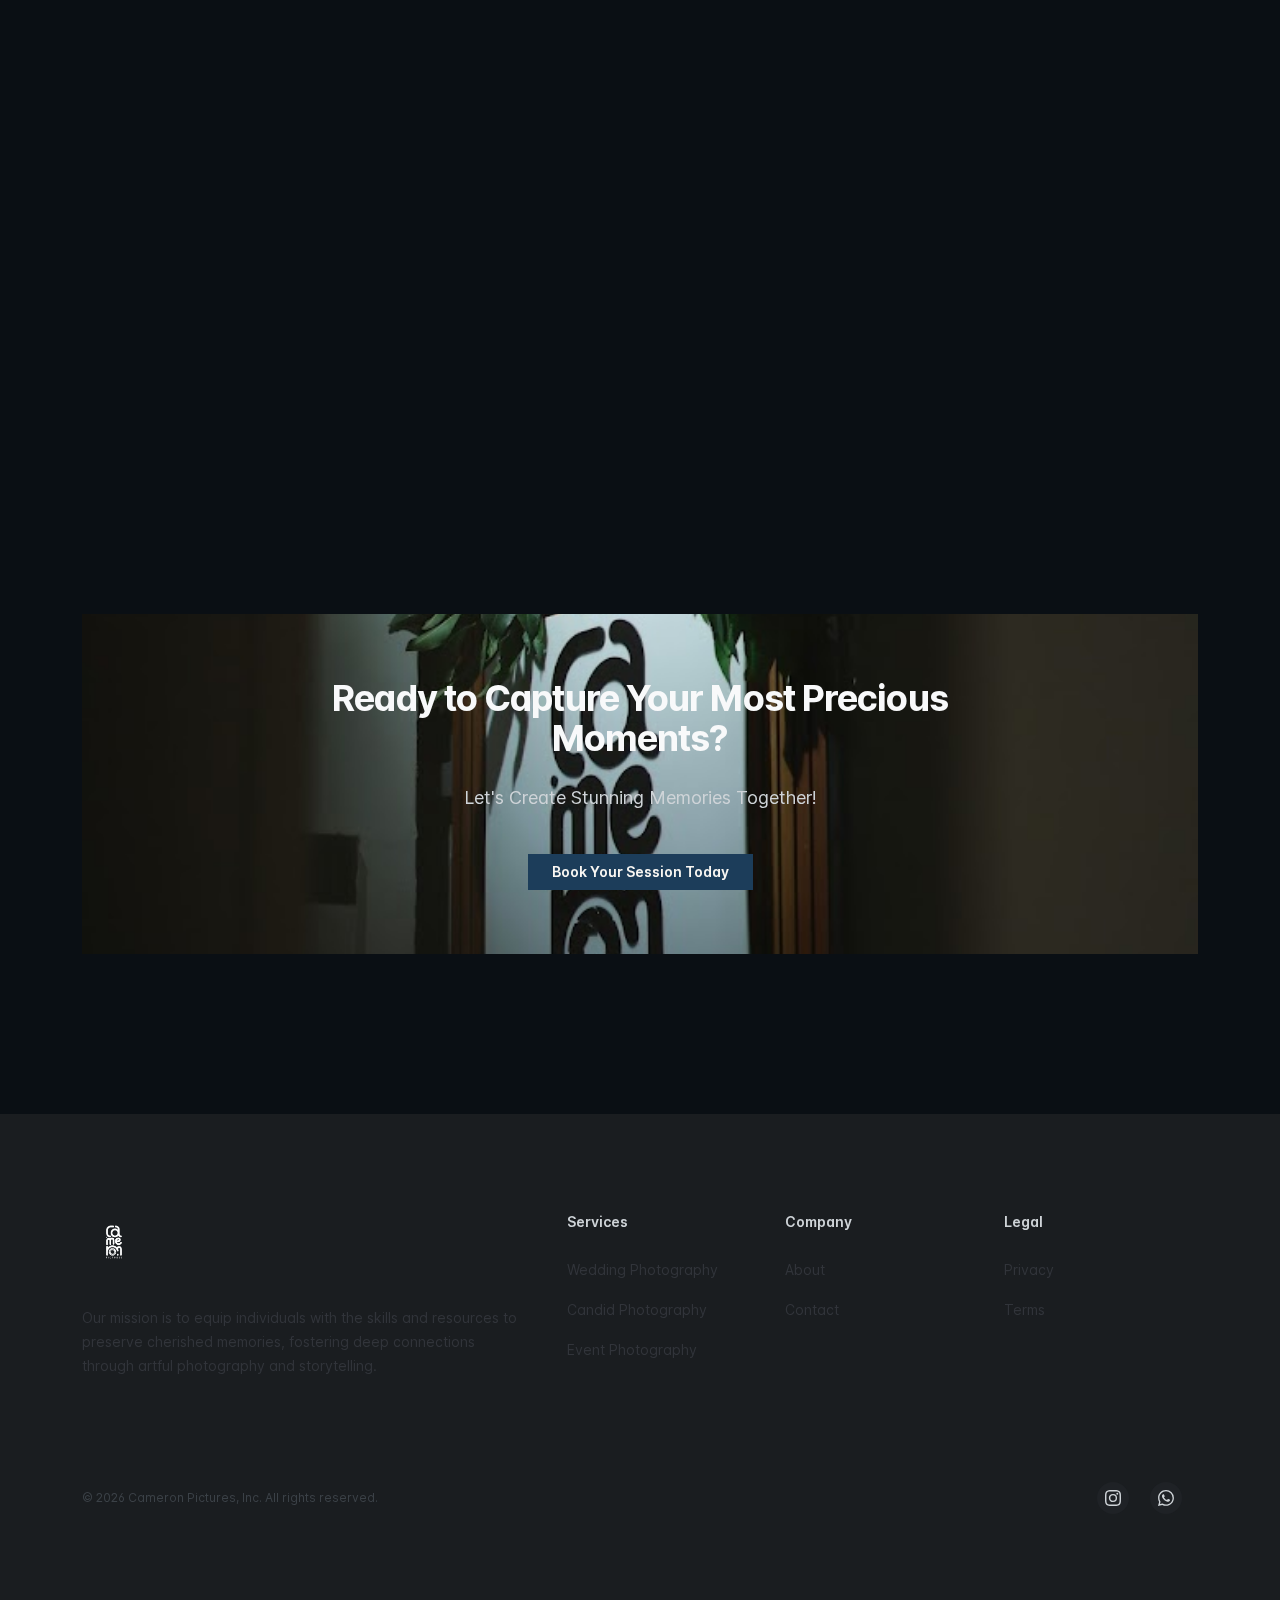
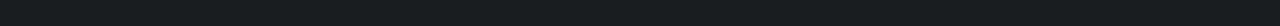
<file: gallery.html>
<!doctype html>
<html lang="en" dir="ltr" data-bs-theme="light">
<meta http-equiv="content-type" content="text/html;charset=utf-8" />
<head>

    <meta charset="utf-8">
    <meta name="viewport" content="width=device-width, initial-scale=1">

    <!-- Update the 'content' attribute to reflect the actual content description -->
    <meta name="description" content="Cameron Pictures, based in Coimbatore, offers expert photography services specializing in weddings, candid moments, and all types of events. From stunning wedding albums to memorable birth and family photoshoots, we capture life's most beautiful moments with creativity and precision.">

    <!-- Modify the 'content' attribute to include appropriate keywords -->
    <meta name="keywords" content="Cameron Pictures, photography studio Coimbatore, Tamil Nadu, wedding photography Coimbatore, candid photography, birth photography, event photography, professional photography services, portrait photography, family photography, engagement photography, maternity photoshoots, baby photography, birthday photography, Coimbatore photography studio, wedding photographers in Tamil Nadu, high-quality photography, photography for all events">
    <meta name="author" content="Cameron Pictures">
    <meta name="generator" content="VSCode">

    <!-- Change the text within the <title> tag to match the webpage's content -->
    <title>Cameron Pictures</title>

    <!-- 
        Set the website's favicon and Apple touch icon using the files in the assets/logo folder. You can change these files to your own icons by replacing them with the same names and sizes.

        Be careful if you change the site.webmanifest file, as you need to update the src attribute of the icons array to match the new path of your icon files. Otherwise, your icons may not display correctly on some devices. 
    -->
	<link rel="apple-touch-icon" sizes="180x180" href="assets/logo/apple-touch-icon.png">
	<link rel="icon" type="image/png" sizes="32x32" href="assets/logo/favicon-32x32.png">
	<link rel="icon" type="image/png" sizes="16x16" href="assets/logo/favicon-16x16.png">
	<link rel="icon" type="image/x-icon" href="assets/logo/favicon.ico">
	<link rel="manifest" href="assets/logo/site.webmanifest">

    <!-- Stylesheets -->
    <link rel="stylesheet" href="assets/libraries/glide/css/glide.core.min.css">
    <link rel="stylesheet" href="assets/libraries/aos/aos.css">
    <link rel="stylesheet" href="assets/css/main.min.css">
    <link rel="stylesheet" href="assets/css/style.css">

    <!-- Open Graph Meta Tags for Social Sharing -->
    <meta property="og:title" content="Cameron Pictures - Expert Wedding and Event Photography in Coimbatore">
    <meta property="og:description" content="Capture life's most precious moments with Cameron Pictures. Specializing in wedding, candid, birth, and family photography, we create stunning visual stories for every occasion in Coimbatore, Tamil Nadu.">
    <!-- Update with an actual image URL, e.g., the studio's logo or a wedding photo -->
    <meta property="og:image" content="https://yourwebsite.com/images/your_image.jpg">
    <!-- Absolute URL of your homepage or the specific page -->
    <meta property="og:url" content="https://yourwebsite.com">
    <meta property="og:type" content="website">
    <!-- Content language -->
    <meta property="og:locale" content="en_IN">


    
    <!-- X/Twitter Card Meta Tags for Social Sharing -->
    <meta name="twitter:card" content="summary_large_image">
    <!-- Update with your X/Twitter handle -->
    <meta name="twitter:site" content="@yourtwitterhandle"> 
    <!-- Update the 'title' and 'description' content below to enhance social sharing -->
    <meta name="twitter:title" content="your_title_goes_here"> 
    <meta name="twitter:description" content="your_description_goes_here">
    <!-- Update with actual absolute image URL like: https://example.com/main.jpg -->
    <meta name="twitter:image" content="your_absolute_image_url_goes_here"> 
    
    <!-- 
        The following line specifies the canonical URL for this page.
        Replace your_canonical_url_goes_here with the actual canonical URL if needed like: https://example.com/index.html
        Or just remove it!!!!
    -->
    <link rel="canonical" href="your_canonical_url_goes_here.html">

</head>
<body>


    <!-- loader-wrapper -->
    <div class="loader-wrapper">
        <div class="d-flex flex-column row-gap-5 align-items-center">
            <img src="assets/logo/logo.png" height="50" alt="logo">
            <div class="spinner-border text-primary p-4" role="status">
                <span class="visually-hidden">Loading...</span>
            </div>
        </div>
    </div>


    <!-- header top -->
    <div class="navigation position-absolute w-100 rounded-pill mt-3 mt-sm-5 mx-auto" data-bs-theme="dark">
        <nav class="navbar navbar-expand-xl" aria-label="Offcanvas navbar large">
            <div class="container">
                <a href="index.html" class="navbar-brand p-1 ps-0">
                    <img src="assets/logo/logo.png" height="128" alt="logo">
                </a>

                <button class="navbar-toggler collapsed" type="button" data-bs-toggle="offcanvas" data-bs-target="#offcanvasNavbar2" aria-controls="offcanvasNavbar2" aria-expanded="false" aria-label="Toggle navigation">
                    <span class="toggler-icon top-bar"></span>
                    <span class="toggler-icon middle-bar"></span>
                    <span class="toggler-icon bottom-bar"></span>
                </button>

                <div class="offcanvas offcanvas-end border-start-0 border-start-sm rounded-start-0 rounded-start-sm-5" tabindex="-1" id="offcanvasNavbar2" aria-labelledby="offcanvasNavbar2Label">
                    <div class="offcanvas-header px-4 pt-4 pb-3 mt-2">
                        <h5 class="offcanvas-title m-0" id="offcanvasNavbar2Label">
                            <a href="index.html" class="navbar-brand px-2 py-1">
                                <img src="assets/logo/logo.png" height="98" alt="logo">
                            </a>
                        </h5>
                        <button type="button" class="btn-close text-light" data-bs-dismiss="offcanvas" aria-label="Close"></button>
                    </div>

                    <div class="offcanvas-body">
                        <ul class="navbar-nav align-items-xl-center justify-content-center flex-grow-1 column-gap-2 row-gap-4 row-gap-xl-2">
                            <li class="nav-item ms-xl-auto">
                                <a href="index.html" class="nav-link rounded-5 px-3 text-base fw-semibold leading-6 text-body-emphasis text-dark-hover bg-light-hover">
                                    Home
                                </a>
                            </li>

                            <li class="nav-item">
                                <a href="services.html" class="nav-link rounded-5 px-3 text-base fw-semibold leading-6 text-body-emphasis text-dark-hover bg-light-hover">
                                    Services
                                </a>
                            </li>

                            <li class="nav-item">
                                <a href="about.html" class="nav-link rounded-5 px-3 text-base fw-semibold leading-6 text-body-emphasis text-dark-hover bg-light-hover">
                                    About
                                </a>
                            </li>
                            
                            <li class="nav-item">
                                <a href="gallery.html" class="nav-link rounded-5 px-3 text-base fw-semibold leading-6 text-body-emphasis text-dark-hover bg-light-hover">
                                    Gallery
                                </a>
                            </li>

                            <li class="nav-item ms-xl-auto">
                                <a href="contact.html" class="rounded-5 px-3 text-base fw-semibold leading-6 btn btn-outline-light btn-lg w-100 text-center">
                                    Contact us
                                </a>
                            </li>
                        </ul>
                    </div>
                </div>
            </div>
        </nav>
    </div>

	<!-- header body -->
	<div class="py-9 py-xl-10 position-relative">
	   	<div class="position-absolute top-0 bottom-0 w-100 z-n1 pb-sm-0 p-sm-3">
            <img src="assets/img/bg/bg1.jpg" class="object-fit-cover h-100 w-100 rounded-bottom-3 rounded-sm-4 rounded-xl-5 shadow" alt="home cover">
        </div>

        <div class="position-absolute top-0 bottom-0 w-100 z-n1 pb-sm-0 p-sm-3">
            <div class="bg-dark h-100 w-100 rounded-bottom-3 rounded-sm-4 rounded-xl-5" style="opacity: 0.5; mix-blend-mode: multiply; filter: contrast(11) brightness(1);"></div>
        </div>

	    <div class="position-absolute z-0 top-0 h-100 w-100">
		    <div class="container h-100 d-flex align-items-center" data-bs-theme="dark">
                <div class="max-w-2xl mx-auto text-center">
                    <h1 class="m-0 mt-8 text-body-emphasis tracking-tight text-6xl fw-bold" data-aos-delay="0" data-aos="fade" data-aos-duration="3000">
                        Our Gallery
                    </h1>
                    <p class="m-0 mt-4 text-body text-lg leading-8" data-aos-delay="100" data-aos="fade" data-aos-duration="3000">
                        Explore Our Collection of Stunning Visuals
                    </p>
                </div>
		    </div>
	    </div>
	</div>	


	<!-- gallery container -->
    <div class="overflow-hidden py-7 py-sm-8 py-xl-9 gallery-items">
        <div class="container">
            <div class="pb-6">
                <div class="mx-auto max-w-2xl text-center">
                    <h2 class="m-0 text-primary-emphasis text-base leading-7 fw-semibold">
                        Gallery
                    </h2>
                    <p class="m-0 mt-2 text-body-emphasis text-4xl tracking-tight fw-bold">
                        Explore Our Collection of Memories
                    </p>
                    <p class="m-0 mt-4 text-body text-lg leading-8">
                        Browse through our gallery to see the moments we've captured. From intimate family portraits to special events and newborn sessions, each image is a testament to our passion for photography. Let these visuals inspire you to create your own unforgettable memories with us.                    </p>
                </div>
            </div>

            <!-- controls -->
            <div class="pb-5">
                <ul class="nav nav-underline border-bottom text-sm active-tabs-underline" style="border-color: rgba(var(--bs-secondary-bg-rgb), 1) !important;">
                    <li class="nav-item me-4 fw-medium">
                        <button class="nav-link px-1 py-3 text-body text-body-emphasis-hover gallery-control active" data-filter="all" aria-current="page">
                            See All
                        </button>
                    </li>

                    <li class="nav-item me-4 fw-medium">
                        <button class="nav-link px-1 py-3 text-body text-body-emphasis-hover gallery-control" data-filter="control1">
                            Services
                        </button>
                    </li>

                    <li class="nav-item me-4 fw-medium">
                        <button class="nav-link px-1 py-3 text-body text-body-emphasis-hover gallery-control" data-filter="control2">
                            Organization
                        </button>
                    </li>

                    <li class="nav-item me-4 fw-medium">
                        <button class="nav-link px-1 py-3 text-body text-body-emphasis-hover gallery-control" data-filter="control3">
                            Co-workers
                        </button>
                    </li>

                    <li class="nav-item me-4 fw-medium">
                        <button class="nav-link px-1 py-3 text-body text-body-emphasis-hover gallery-control" data-filter="control4">
                            Portfolio
                        </button>
                    </li>
                </ul>
            </div>

            <!-- gallery items -->
            <div class="row gy-5 gx-sm-5 row-cols-1 row-cols-md-2 row-cols-xl-3">
                <div class="col gallery-item control1" role="button" data-bs-toggle="modal" data-bs-target="#imageModal">
                    <div class="ratio ratio-1x1" data-aos-delay="0" data-aos="fade" data-aos-duration="3000">
                        <img src="assets/img/bg/bg1.jpg" class="object-fit-cover rounded-3 rounded-sm-4 shadow" alt="Service image" loading="lazy">
                    </div>
                </div>

                <div class="col gallery-item control1" role="button" data-bs-toggle="modal" data-bs-target="#imageModal">
                    <div class="ratio ratio-1x1" data-aos-delay="100" data-aos="fade" data-aos-duration="3000">
                        <img src="assets/img/bg/bg2.jpg" class="object-fit-cover rounded-3 rounded-sm-4 shadow" alt="Service image" loading="lazy">
                    </div>
                </div>

                <div class="col gallery-item control2 control3" role="button" data-bs-toggle="modal" data-bs-target="#imageModal">
                    <div class="ratio ratio-1x1" data-aos-delay="200" data-aos="fade" data-aos-duration="3000">
                        <img src="assets/img/bg/bg3.jpg" class="object-fit-cover rounded-3 rounded-sm-4 shadow" alt="Service image" loading="lazy">
                    </div>
                </div>

                <div class="col gallery-item control3" role="button" data-bs-toggle="modal" data-bs-target="#imageModal">
                    <div class="ratio ratio-1x1" data-aos-delay="0" data-aos="fade" data-aos-duration="3000">
                        <img src="assets/img/bg/bg4.jpg" class="object-fit-cover rounded-3 rounded-sm-4 shadow" alt="Service image" loading="lazy">
                    </div>
                </div>

                <div class="col gallery-item control1 control4" role="button" data-bs-toggle="modal" data-bs-target="#imageModal">
                    <div class="ratio ratio-1x1" data-aos-delay="100" data-aos="fade" data-aos-duration="3000">
                        <img src="assets/img/bg/bg5.jpg" class="object-fit-cover rounded-3 rounded-sm-4 shadow" alt="Service image" loading="lazy">
                    </div>
                </div>

                <div class="col gallery-item control2 control3 control4" role="button" data-bs-toggle="modal" data-bs-target="#imageModal">
                    <div class="ratio ratio-1x1" data-aos-delay="200" data-aos="fade" data-aos-duration="3000">
                        <img src="assets/img/bg/bg6.jpg" class="object-fit-cover rounded-3 rounded-sm-4 shadow" alt="Service image" loading="lazy">
                    </div>
                </div>

                <div class="col gallery-item control2" role="button" data-bs-toggle="modal" data-bs-target="#imageModal">
                    <div class="ratio ratio-1x1" data-aos-delay="0" data-aos="fade" data-aos-duration="3000">
                        <img src="assets/img/bg/bg7.jpg" class="object-fit-cover rounded-3 rounded-sm-4 shadow" alt="Service image" loading="lazy">
                    </div>
                </div>

                <div class="col gallery-item control1" role="button" data-bs-toggle="modal" data-bs-target="#imageModal">
                    <div class="ratio ratio-1x1" data-aos-delay="100" data-aos="fade" data-aos-duration="3000">
                        <img src="assets/img/bg/bg8.jpg" class="object-fit-cover rounded-3 rounded-sm-4 shadow" alt="Service image" loading="lazy">
                    </div>
                </div>

                <div class="col gallery-item control1 control2" role="button" data-bs-toggle="modal" data-bs-target="#imageModal">
                    <div class="ratio ratio-1x1" data-aos-delay="200" data-aos="fade" data-aos-duration="3000">
                        <img src="assets/img/bg/bg9.jpg" class="object-fit-cover rounded-3 rounded-sm-4 shadow" alt="Service image" loading="lazy">
                    </div>
                </div>
                

                <!-- 
                    Kindly note that in order to add multiple items, it is necessary to repeat this code for each item. 
                    Additionally, we kindly request that you include the corresponding filter on the controls navigation for each added item.
                -->

                <!-- 
                    Note: for 4 images at xxl screen, you need only to add row-cols-xxl-4
                -->
            </div>
        </div>
    </div>


    <!-- Modal to display images!! -->
    <div class="modal fade" id="imageModal" tabindex="-1" aria-hidden="true">
        <button type="button" class="btn-close bg-white border position-absolute top-0 end-0 mt-4 me-4 rounded-circle p-2" data-bs-dismiss="modal" aria-label="Close"></button>
        <div class="modal-dialog modal-xl modal-dialog-centered">
            <div class="modal-content border-0 bg-transparent w-75 mx-auto">
                <div class="modal-body p-0 mx-auto">
                </div>
            </div>
        </div>
    </div>


	<!-- Call to action -->
    <div class="pb-7 pb-sm-8 pb-xl-9">
        <div class="container">
            <div class="py-6 position-relative rounded-3 rounded-sm-4 rounded-xl-5 shadow" data-bs-theme="dark">
                <img src="assets/img/bg/bg10.jpg" class="position-absolute z-n1 top-0 h-100 w-100 object-fit-cover rounded-3 rounded-sm-4 rounded-xl-5" loading="lazy" alt="Meeting">

                <div class="position-absolute z-n1 top-0 h-100 w-100 bg-dark rounded-3 rounded-sm-4 rounded-xl-5"
                    style="opacity: 0.85; mix-blend-mode: multiply; filter: contrast(1.15) brightness(0.85);">
                </div>

                <div class="px-6">
					<div class="mx-auto max-w-2xl">
						<h2 class="m-0 text-body-emphasis tracking-tight text-4xl fw-bold text-center">
							Ready to Capture Your Most Precious Moments?
						</h2>
						<p class="m-0 mt-4 text-body text-lg leading-8 text-center">
							Let's Create Stunning Memories Together!
						</p>
						<div class="mt-4 pt-3 text-center">
							<a href="contact.html" class="btn btn-lg btn-primary text-sm fw-semibold px-4 rounded-5">
								Book Your Session Today
							</a>
						</div>
					</div>
				</div>	
				
            </div>
        </div>
    </div>

    <!-- Footer -->
    <footer class="overflow-hidden py-6 py-xl-7 bg-body position-relative rounded-top-3 rounded-top-sm-4 rounded-top-xl-5" data-bs-theme="dark">
        <div class="container">
            <div class="row gy-5 gx-sm-5">
                <div class="col-12 col-xl-5">
                    <a href="index.html" class="mb-3 link-body-emphasis d-flex align-items-center text-decoration-none">
                        <img src="assets/logo/logo.png" height="64" alt="logo" loading="lazy">
                    </a>

                    <p class="mt-4 pt-2 mb-0 text-body-secondary leading-6 text-sm max-w-md">
                        Our mission is to equip individuals with the skills and resources to preserve cherished memories, fostering deep connections through artful photography and storytelling.
                    </p>
                </div>

                <div class="col-12 col-xl-7">
                    <div class="row gy-5">
                        <div class="col-6 col-sm-4 mb-3">
                            <h3 class="text-body leading-6 text-sm fw-semibold"> Services </h3>
                            <ul class="mt-4 nav flex-column">
                                <!-- You can use the # symbol to directly link to a specific service, such as ./services.html#service1 -->
                                <li class="mb-3 nav-item"><a href="services.html" class="p-0 text-body-secondary text-body-emphasis-hover nav-link leading-6 text-sm"> Wedding Photography </a></li>
                                <li class="mb-3 nav-item"><a href="services.html" class="p-0 text-body-secondary text-body-emphasis-hover nav-link leading-6 text-sm"> Candid Photography </a></li>
                                <li class="mb-3 nav-item"><a href="services.html" class="p-0 text-body-secondary text-body-emphasis-hover nav-link leading-6 text-sm"> Event Photography </a></li>
                            </ul>
                        </div>

                        <div class="col-6 col-sm-4 mb-3">
                            <h3 class="text-body leading-6 text-sm fw-semibold"> Company </h3>
                            <ul class="mt-4 nav flex-column">
                                <li class="mb-3 nav-item"><a href="about.html" class="p-0 text-body-secondary text-body-emphasis-hover nav-link leading-6 text-sm"> About </a></li>
                                <li class="mb-3 nav-item"><a href="contact.html" class="p-0 text-body-secondary text-body-emphasis-hover nav-link leading-6 text-sm"> Contact </a></li>
                            </ul>
                        </div>

                        <div class="col-6 col-sm-4 mb-3">
                            <h3 class="text-body leading-6 text-sm fw-semibold"> Legal </h3>
                            <ul class="mt-4 nav flex-column">
                                <li class="mb-3 nav-item"><a href="privacypolicy.html" class="p-0 text-body-secondary text-body-emphasis-hover nav-link leading-6 text-sm"> Privacy </a></li>
                                <li class="mb-3 nav-item"><a href="termsofservice.html" class="p-0 text-body-secondary text-body-emphasis-hover nav-link leading-6 text-sm"> Terms </a></li>
                            </ul>
                        </div>
                    </div>
                </div>
            </div>

            <hr class="my-4 text-body-emphasis opacity-10">

            <div>
                <hr class="my-4 text-body-emphasis opacity-10">
                <div class="py-2 d-flex flex-column flex-md-row gap-4 justify-content-md-between align-items-md-center">
                    <p class="mb-0 text-body-tertiary text-xs leading-5">
                        ©  
                        <span class="current-year"></span>
                        Cameron Pictures, Inc. All rights reserved.
                    </p>

                    <div class="order-first order-md-last">
                        <!-- intagram icon -->
                        <a href="https://www.instagram.com/cameron_picturess/;" class="btn my-2 p-2 me-3 text-body text-body-emphasis-hover bg-body-tertiary social rounded-circle">
                            <span class="d-flex justify-content-center align-items-center">
                                <svg xmlns="http://www.w3.org/2000/svg" width="16" height="16" fill="currentColor" viewBox="0 0 16 16"> <path d="M8 0C5.829 0 5.556.01 4.703.048 3.85.088 3.269.222 2.76.42a3.917 3.917 0 0 0-1.417.923A3.927 3.927 0 0 0 .42 2.76C.222 3.268.087 3.85.048 4.7.01 5.555 0 5.827 0 8.001c0 2.172.01 2.444.048 3.297.04.852.174 1.433.372 1.942.205.526.478.972.923 1.417.444.445.89.719 1.416.923.51.198 1.09.333 1.942.372C5.555 15.99 5.827 16 8 16s2.444-.01 3.298-.048c.851-.04 1.434-.174 1.943-.372a3.916 3.916 0 0 0 1.416-.923c.445-.445.718-.891.923-1.417.197-.509.332-1.09.372-1.942C15.99 10.445 16 10.173 16 8s-.01-2.445-.048-3.299c-.04-.851-.175-1.433-.372-1.941a3.926 3.926 0 0 0-.923-1.417A3.911 3.911 0 0 0 13.24.42c-.51-.198-1.092-.333-1.943-.372C10.443.01 10.172 0 7.998 0h.003zm-.717 1.442h.718c2.136 0 2.389.007 3.232.046.78.035 1.204.166 1.486.275.373.145.64.319.92.599.28.28.453.546.598.92.11.281.24.705.275 1.485.039.843.047 1.096.047 3.231s-.008 2.389-.047 3.232c-.035.78-.166 1.203-.275 1.485a2.47 2.47 0 0 1-.599.919c-.28.28-.546.453-.92.598-.28.11-.704.24-1.485.276-.843.038-1.096.047-3.232.047s-2.39-.009-3.233-.047c-.78-.036-1.203-.166-1.485-.276a2.478 2.478 0 0 1-.92-.598 2.48 2.48 0 0 1-.6-.92c-.109-.281-.24-.705-.275-1.485-.038-.843-.046-1.096-.046-3.233 0-2.136.008-2.388.046-3.231.036-.78.166-1.204.276-1.486.145-.373.319-.64.599-.92.28-.28.546-.453.92-.598.282-.11.705-.24 1.485-.276.738-.034 1.024-.044 2.515-.045v.002zm4.988 1.328a.96.96 0 1 0 0 1.92.96.96 0 0 0 0-1.92zm-4.27 1.122a4.109 4.109 0 1 0 0 8.217 4.109 4.109 0 0 0 0-8.217zm0 1.441a2.667 2.667 0 1 1 0 5.334 2.667 2.667 0 0 1 0-5.334z"/> </svg>
                            </span>
                        </a>
                        

                        <!-- X icon -->
                        <a href="https://api.whatsapp.com/send?phone=919944355377" class="btn my-2 p-2 me-3 text-body text-body-emphasis-hover bg-body-tertiary social rounded-circle">
                            <span class="d-flex justify-content-center align-items-center">
                                <svg xmlns="http://www.w3.org/2000/svg" width="16" height="16" fill="currentColor" class="bi bi-whatsapp" viewBox="0 0 16 16">
                                    <path d="M13.601 2.326A7.85 7.85 0 0 0 7.994 0C3.627 0 .068 3.558.064 7.926c0 1.399.366 2.76 1.057 3.965L0 16l4.204-1.102a7.9 7.9 0 0 0 3.79.965h.004c4.368 0 7.926-3.558 7.93-7.93A7.9 7.9 0 0 0 13.6 2.326zM7.994 14.521a6.6 6.6 0 0 1-3.356-.92l-.24-.144-2.494.654.666-2.433-.156-.251a6.56 6.56 0 0 1-1.007-3.505c0-3.626 2.957-6.584 6.591-6.584a6.56 6.56 0 0 1 4.66 1.931 6.56 6.56 0 0 1 1.928 4.66c-.004 3.639-2.961 6.592-6.592 6.592m3.615-4.934c-.197-.099-1.17-.578-1.353-.646-.182-.065-.315-.099-.445.099-.133.197-.513.646-.627.775-.114.133-.232.148-.43.05-.197-.1-.836-.308-1.592-.985-.59-.525-.985-1.175-1.103-1.372-.114-.198-.011-.304.088-.403.087-.088.197-.232.296-.346.1-.114.133-.198.198-.33.065-.134.034-.248-.015-.347-.05-.099-.445-1.076-.612-1.47-.16-.389-.323-.335-.445-.34-.114-.007-.247-.007-.38-.007a.73.73 0 0 0-.529.247c-.182.198-.691.677-.691 1.654s.71 1.916.81 2.049c.098.133 1.394 2.132 3.383 2.992.47.205.84.326 1.129.418.475.152.904.129 1.246.08.38-.058 1.171-.48 1.338-.943.164-.464.164-.86.114-.943-.049-.084-.182-.133-.38-.232"/>
                                </svg>
                            
                            </span>
                        </a>
                        
                        <!-- X icon 
                        <a href="javascript:;" class="btn my-2 p-2 me-3 text-body text-body-emphasis-hover bg-body-tertiary social rounded-circle">
                            <span class="d-flex justify-content-center align-items-center">
                                <svg width="16" height="16" fill="currentColor" viewBox="0 0 24 24" aria-hidden="true"> <g> <path d="M18.244 2.25h3.308l-7.227 8.26 8.502 11.24H16.17l-5.214-6.817L4.99 21.75H1.68l7.73-8.835L1.254 2.25H8.08l4.713 6.231zm-1.161 17.52h1.833L7.084 4.126H5.117z"></path> </g> </svg>
                            </span>
                        </a>
                        -->
                        <!-- youtube icon 
                        <a href="javascript:;" class="btn my-2 p-2 text-body text-body-emphasis-hover bg-body-tertiary social rounded-circle">
                            <span class="d-flex justify-content-center align-items-center">
                                <svg xmlns="http://www.w3.org/2000/svg" width="16" height="16" fill="currentColor" viewBox="0 0 16 16"> <path d="M8.051 1.999h.089c.822.003 4.987.033 6.11.335a2.01 2.01 0 0 1 1.415 1.42c.101.38.172.883.22 1.402l.01.104.022.26.008.104c.065.914.073 1.77.074 1.957v.075c-.001.194-.01 1.108-.082 2.06l-.008.105-.009.104c-.05.572-.124 1.14-.235 1.558a2.007 2.007 0 0 1-1.415 1.42c-1.16.312-5.569.334-6.18.335h-.142c-.309 0-1.587-.006-2.927-.052l-.17-.006-.087-.004-.171-.007-.171-.007c-1.11-.049-2.167-.128-2.654-.26a2.007 2.007 0 0 1-1.415-1.419c-.111-.417-.185-.986-.235-1.558L.09 9.82l-.008-.104A31.4 31.4 0 0 1 0 7.68v-.123c.002-.215.01-.958.064-1.778l.007-.103.003-.052.008-.104.022-.26.01-.104c.048-.519.119-1.023.22-1.402a2.007 2.007 0 0 1 1.415-1.42c.487-.13 1.544-.21 2.654-.26l.17-.007.172-.006.086-.003.171-.007A99.788 99.788 0 0 1 7.858 2h.193zM6.4 5.209v4.818l4.157-2.408L6.4 5.209z"/> </svg>
                            </span>
                        </a>
                        -->
                    </div>
                </div>
            </div>
        </div>
    </footer>



	<!-- Back to top button -->
	<button type="button" class="btn btn-primary btn-back-to-top rounded-circle justify-content-center align-items-center p-2">
		<svg xmlns="http://www.w3.org/2000/svg" width="20" height="20" fill="currentColor" class="bi bi-caret-up-fill" viewBox="0 0 16 16"> <path d="m7.247 4.86-4.796 5.481c-.566.647-.106 1.659.753 1.659h9.592a1 1 0 0 0 .753-1.659l-4.796-5.48a1 1 0 0 0-1.506 0z"/> </svg>
	</button>



	<!-- Bootstrap JavaScript: Bundle with Popper -->
	<script src="assets/libraries/bootstrap/js/bootstrap.bundle.min.js"></script>
	<script src="assets/libraries/glide/glide.min.js"></script>
	<script src="assets/libraries/aos/aos.js"></script>
	<script src="assets/js/scripts.js"></script>
    <script src="assets/php/contact/script.js"></script>



</body>
</html>
</file>
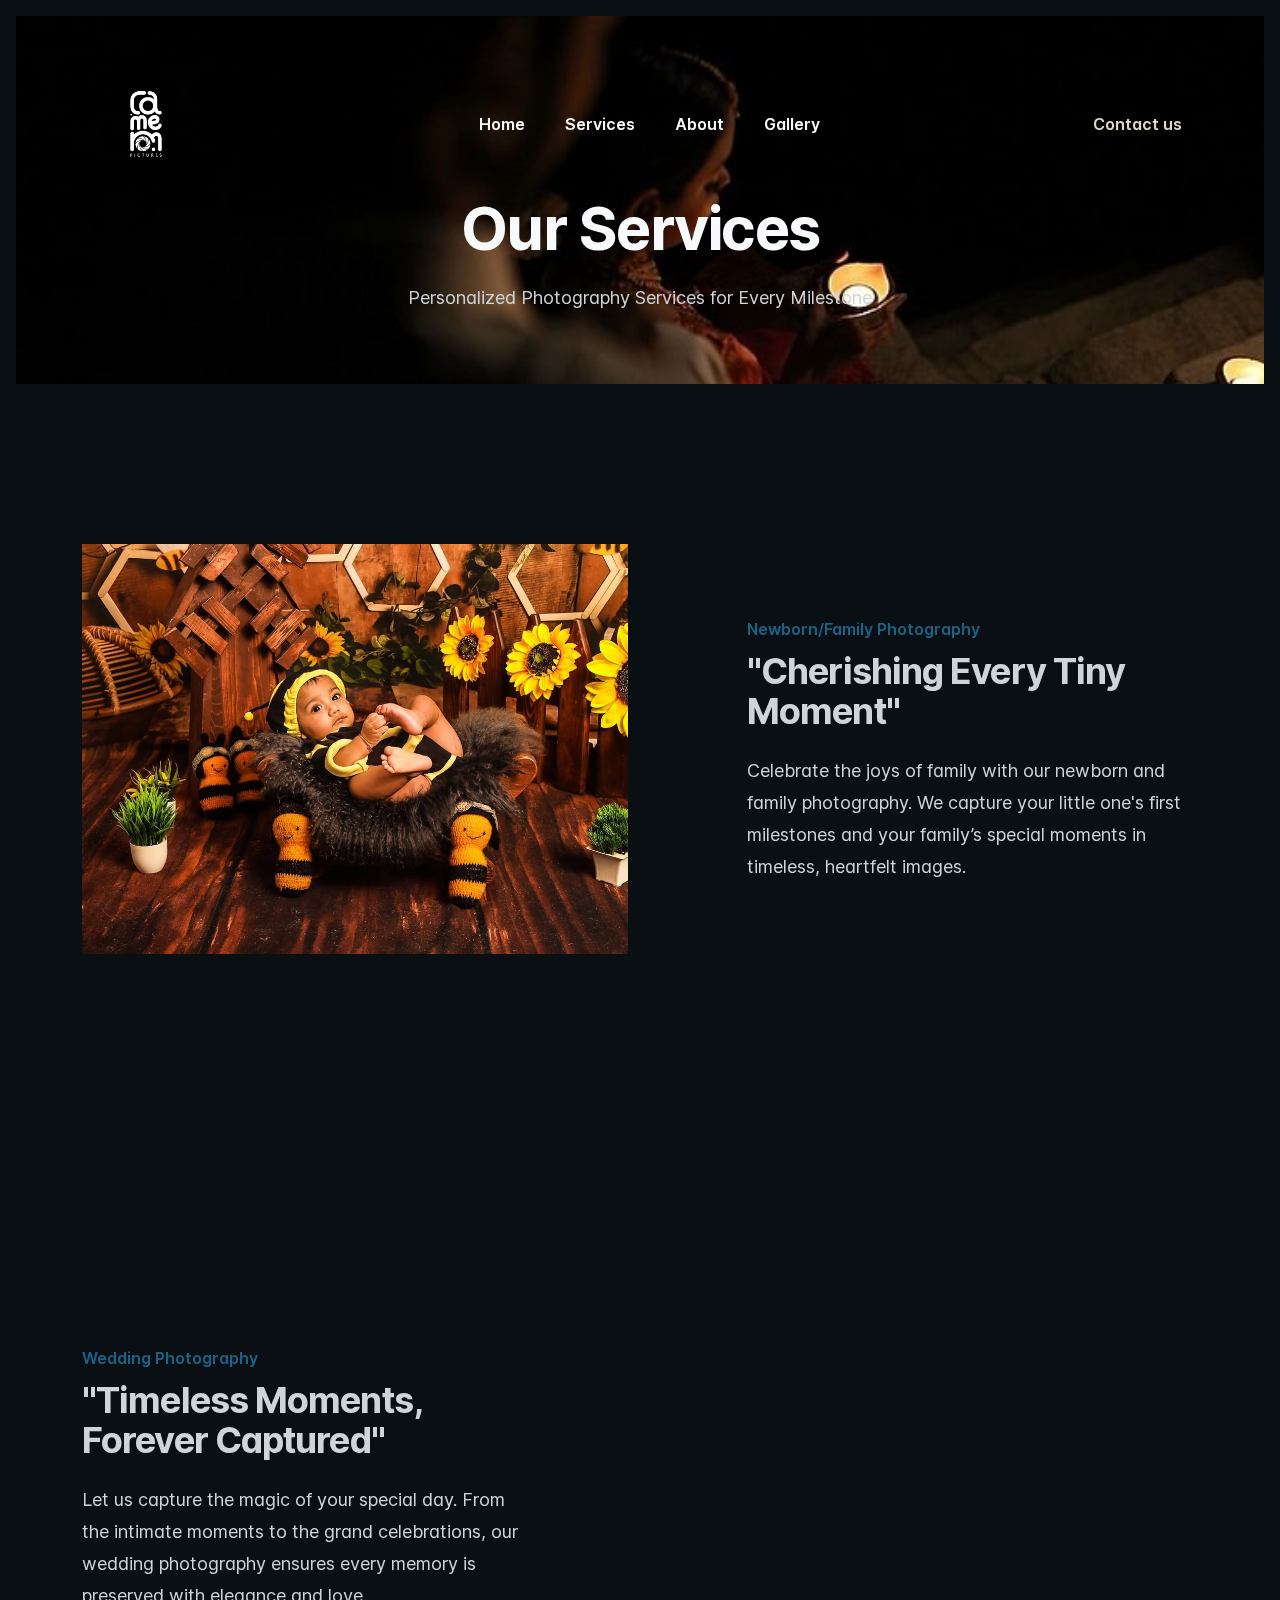
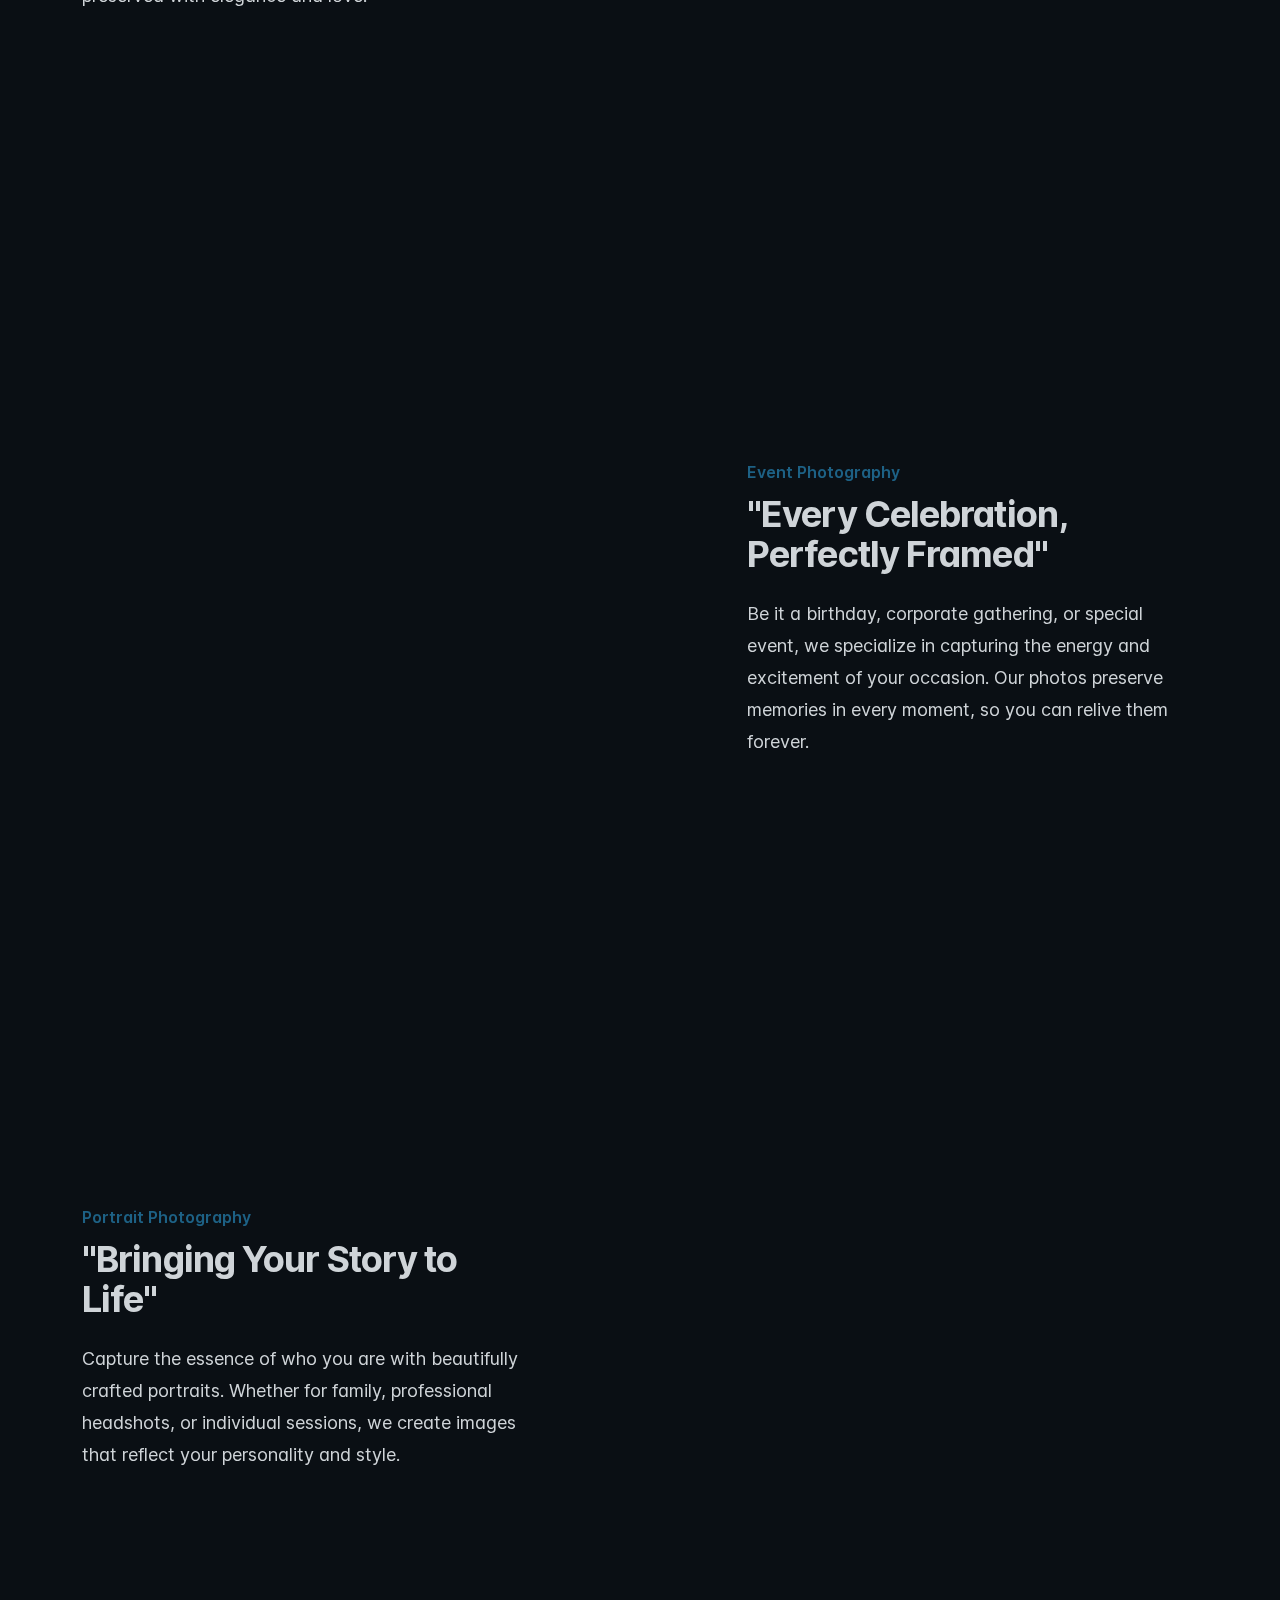
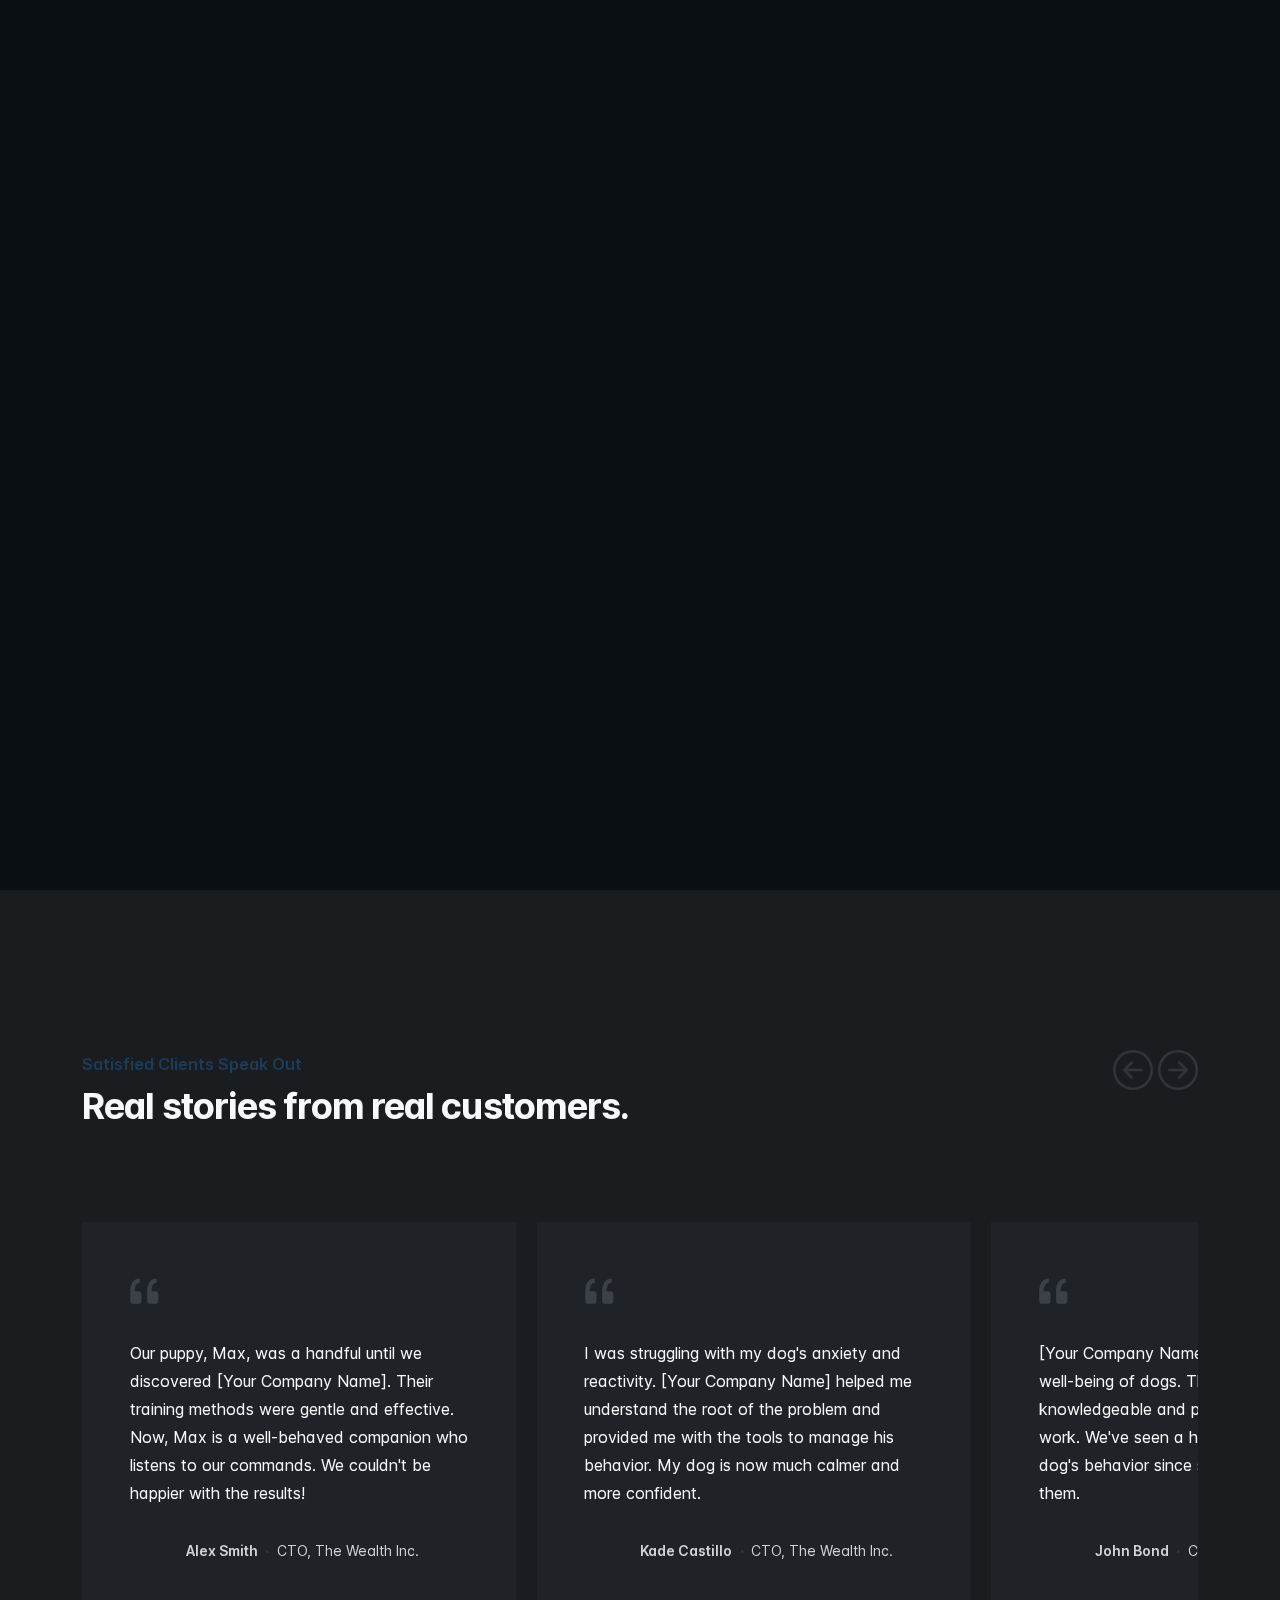
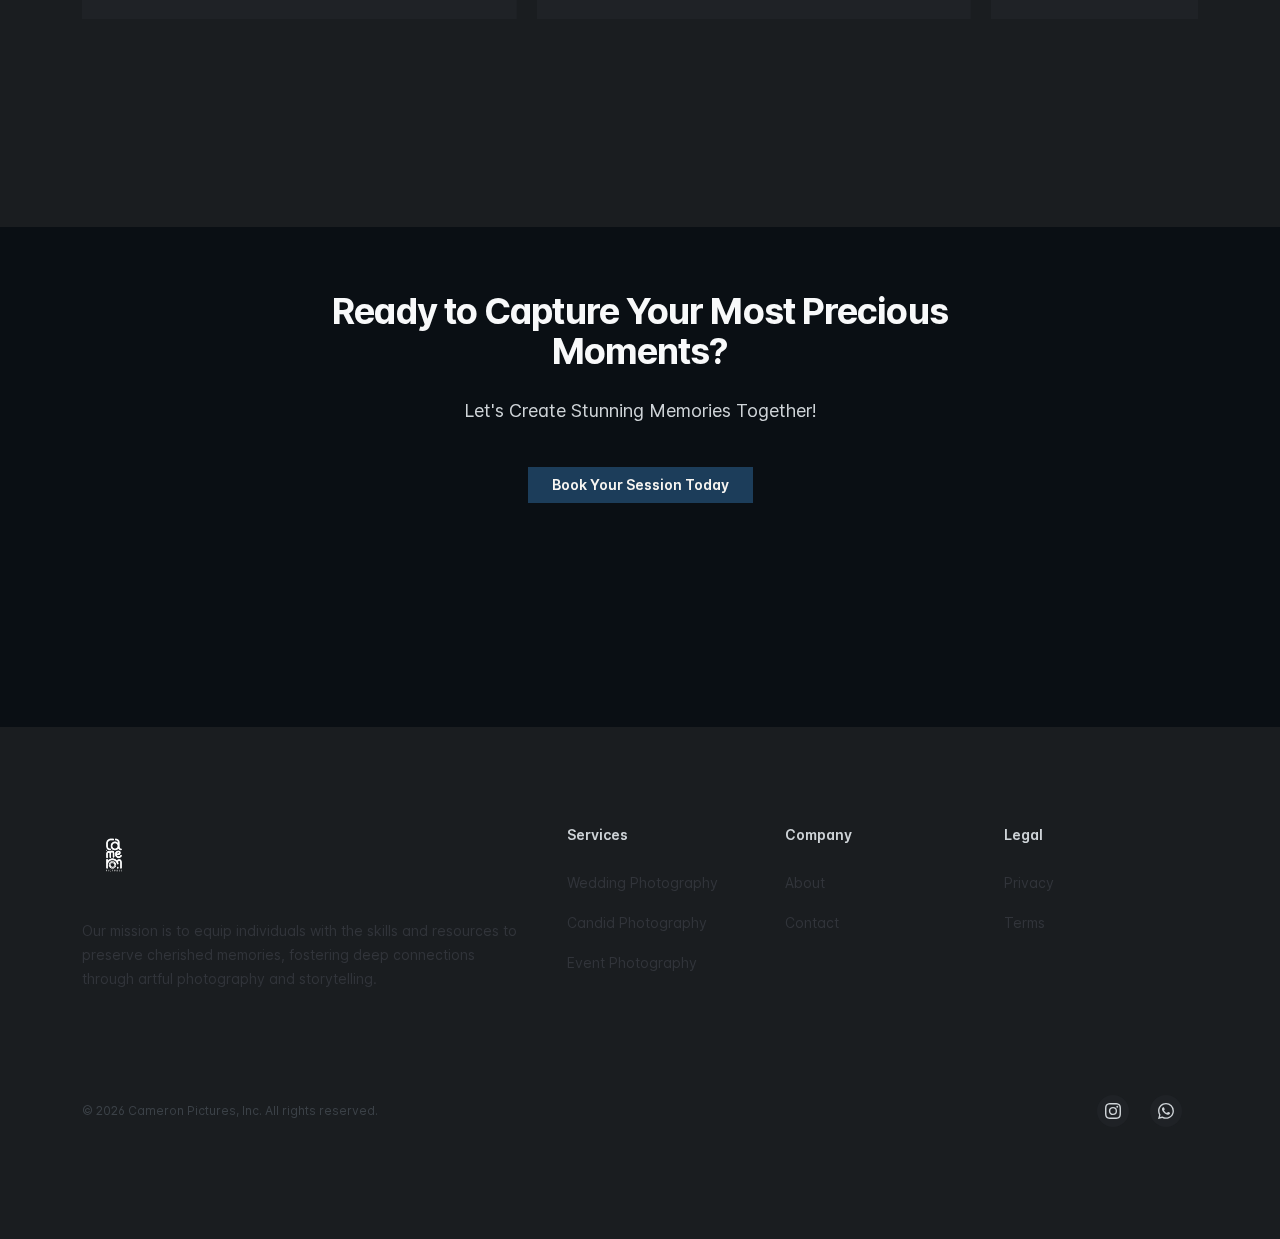
<file: services.html>
<!doctype html>
<html lang="en" dir="ltr" data-bs-theme="light">
<meta http-equiv="content-type" content="text/html;charset=utf-8" />
<head>

    <meta charset="utf-8">
    <meta name="viewport" content="width=device-width, initial-scale=1">

    <!-- Update the 'content' attribute to reflect the actual content description -->
    <meta name="description" content="Cameron Pictures, based in Coimbatore, offers expert photography services specializing in weddings, candid moments, and all types of events. From stunning wedding albums to memorable birth and family photoshoots, we capture life's most beautiful moments with creativity and precision.">

    <!-- Modify the 'content' attribute to include appropriate keywords -->
    <meta name="keywords" content="Cameron Pictures, photography studio Coimbatore, Tamil Nadu, wedding photography Coimbatore, candid photography, birth photography, event photography, professional photography services, portrait photography, family photography, engagement photography, maternity photoshoots, baby photography, birthday photography, Coimbatore photography studio, wedding photographers in Tamil Nadu, high-quality photography, photography for all events">
    <meta name="author" content="Cameron Pictures">
    <meta name="generator" content="VSCode">

    <!-- Change the text within the <title> tag to match the webpage's content -->
    <title>Cameron Pictures</title>

    <!-- 
        Set the website's favicon and Apple touch icon using the files in the assets/logo folder. You can change these files to your own icons by replacing them with the same names and sizes.

        Be careful if you change the site.webmanifest file, as you need to update the src attribute of the icons array to match the new path of your icon files. Otherwise, your icons may not display correctly on some devices. 
    -->
	<link rel="apple-touch-icon" sizes="180x180" href="assets/logo/apple-touch-icon.png">
	<link rel="icon" type="image/png" sizes="32x32" href="assets/logo/favicon-32x32.png">
	<link rel="icon" type="image/png" sizes="16x16" href="assets/logo/favicon-16x16.png">
	<link rel="icon" type="image/x-icon" href="assets/logo/favicon.ico">
	<link rel="manifest" href="assets/logo/site.webmanifest">

    <!-- Stylesheets -->
    <link rel="stylesheet" href="assets/libraries/glide/css/glide.core.min.css">
    <link rel="stylesheet" href="assets/libraries/aos/aos.css">
    <link rel="stylesheet" href="assets/css/main.min.css">
    <link rel="stylesheet" href="assets/css/style.css">

    <!-- Open Graph Meta Tags for Social Sharing -->
    <meta property="og:title" content="Cameron Pictures - Expert Wedding and Event Photography in Coimbatore">
    <meta property="og:description" content="Capture life's most precious moments with Cameron Pictures. Specializing in wedding, candid, birth, and family photography, we create stunning visual stories for every occasion in Coimbatore, Tamil Nadu.">
    <!-- Update with an actual image URL, e.g., the studio's logo or a wedding photo -->
    <meta property="og:image" content="https://yourwebsite.com/images/your_image.jpg">
    <!-- Absolute URL of your homepage or the specific page -->
    <meta property="og:url" content="https://yourwebsite.com">
    <meta property="og:type" content="website">
    <!-- Content language -->
    <meta property="og:locale" content="en_IN">


    
    <!-- X/Twitter Card Meta Tags for Social Sharing -->
    <meta name="twitter:card" content="summary_large_image">
    <!-- Update with your X/Twitter handle -->
    <meta name="twitter:site" content="@yourtwitterhandle"> 
    <!-- Update the 'title' and 'description' content below to enhance social sharing -->
    <meta name="twitter:title" content="your_title_goes_here"> 
    <meta name="twitter:description" content="your_description_goes_here">
    <!-- Update with actual absolute image URL like: https://example.com/main.jpg -->
    <meta name="twitter:image" content="your_absolute_image_url_goes_here"> 
    
    <!-- 
        The following line specifies the canonical URL for this page.
        Replace your_canonical_url_goes_here with the actual canonical URL if needed like: https://example.com/index.html
        Or just remove it!!!!
    -->
    <link rel="canonical" href="your_canonical_url_goes_here.html">

</head>
<body>


    <!-- loader-wrapper -->
    <div class="loader-wrapper">
        <div class="d-flex flex-column row-gap-5 align-items-center">
            <img src="assets/logo/logo.png" height="50" alt="logo">
            <div class="spinner-border text-primary p-4" role="status">
                <span class="visually-hidden">Loading...</span>
            </div>
        </div>
    </div>


    <!-- header top -->
    <div class="navigation position-absolute w-100 rounded-pill mt-3 mt-sm-5 mx-auto" data-bs-theme="dark">
        <nav class="navbar navbar-expand-xl" aria-label="Offcanvas navbar large">
            <div class="container">
                <a href="index.html" class="navbar-brand p-1 ps-0">
                    <img src="assets/logo/logo.png" height="128" alt="logo">
                </a>

                <button class="navbar-toggler collapsed" type="button" data-bs-toggle="offcanvas" data-bs-target="#offcanvasNavbar2" aria-controls="offcanvasNavbar2" aria-expanded="false" aria-label="Toggle navigation">
                    <span class="toggler-icon top-bar"></span>
                    <span class="toggler-icon middle-bar"></span>
                    <span class="toggler-icon bottom-bar"></span>
                </button>

                <div class="offcanvas offcanvas-end border-start-0 border-start-sm rounded-start-0 rounded-start-sm-5" tabindex="-1" id="offcanvasNavbar2" aria-labelledby="offcanvasNavbar2Label">
                    <div class="offcanvas-header px-4 pt-4 pb-3 mt-2">
                        <h5 class="offcanvas-title m-0" id="offcanvasNavbar2Label">
                            <a href="index.html" class="navbar-brand px-2 py-1">
                                <img src="assets/logo/logo.png" height="98" alt="logo">
                            </a>
                        </h5>
                        <button type="button" class="btn-close text-light" data-bs-dismiss="offcanvas" aria-label="Close"></button>
                    </div>

                    <div class="offcanvas-body">
                        <ul class="navbar-nav align-items-xl-center justify-content-center flex-grow-1 column-gap-2 row-gap-4 row-gap-xl-2">
                            <li class="nav-item ms-xl-auto">
                                <a href="index.html" class="nav-link rounded-5 px-3 text-base fw-semibold leading-6 text-body-emphasis text-dark-hover bg-light-hover">
                                    Home
                                </a>
                            </li>

                            <li class="nav-item">
                                <a href="services.html" class="nav-link rounded-5 px-3 text-base fw-semibold leading-6 text-body-emphasis text-dark-hover bg-light-hover">
                                    Services
                                </a>
                            </li>

                            <li class="nav-item">
                                <a href="about.html" class="nav-link rounded-5 px-3 text-base fw-semibold leading-6 text-body-emphasis text-dark-hover bg-light-hover">
                                    About
                                </a>
                            </li>
                            
                            <li class="nav-item">
                                <a href="gallery.html" class="nav-link rounded-5 px-3 text-base fw-semibold leading-6 text-body-emphasis text-dark-hover bg-light-hover">
                                    Gallery
                                </a>
                            </li>

                            <li class="nav-item ms-xl-auto">
                                <a href="contact.html" class="rounded-5 px-3 text-base fw-semibold leading-6 btn btn-outline-light btn-lg w-100 text-center">
                                    Contact us
                                </a>
                            </li>
                        </ul>
                    </div>
                </div>
            </div>
        </nav>
    </div>

	<!-- header body -->
	<div class="py-9 py-xl-10 position-relative">
	   	<div class="position-absolute top-0 bottom-0 w-100 z-n1 pb-sm-0 p-sm-3">
            <img src="assets/img/bg/bg1.jpg" class="object-fit-cover h-100 w-100 rounded-bottom-3 rounded-sm-4 rounded-xl-5 shadow" alt="home cover">
        </div>

        <div class="position-absolute top-0 bottom-0 w-100 z-n1 pb-sm-0 p-sm-3">
            <div class="bg-dark h-100 w-100 rounded-bottom-3 rounded-sm-4 rounded-xl-5" style="opacity: 0.5; mix-blend-mode: multiply; filter: contrast(11) brightness(1);"></div>
        </div>

	    <div class="position-absolute z-0 top-0 h-100 w-100">
		    <div class="container h-100 d-flex align-items-center" data-bs-theme="dark">
                <div class="max-w-2xl mx-auto text-center">
                    <h1 class="m-0 mt-8 text-body-emphasis tracking-tight text-6xl fw-bold" data-aos-delay="0" data-aos="fade" data-aos-duration="3000">
                        Our Services
                    </h1>
                    <p class="m-0 mt-4 text-body text-lg leading-8" data-aos-delay="100" data-aos="fade" data-aos-duration="3000">
                    	Personalized Photography Services for Every Milestone
                    </p>
                </div>
		    </div>
	    </div>
	</div>	


	<!-- Why us -->
	<div class="overflow-hidden py-7 py-sm-8 py-xl-9">
		<div class="container">
			<div class="row gy-5 align-items-center justify-content-between">
				<div class="col-12 col-xl-5 order-last">
					<div class="mx-auto max-w-2xl">
						<h2 class="m-0 text-primary-emphasis text-base leading-7 fw-semibold">
							Newborn/Family Photography
						</h2>
						<p class="m-0 mt-2 text-body-emphasis text-4xl tracking-tight fw-bold">
							"Cherishing Every Tiny Moment"
						</p>
						<p class="m-0 mt-4 text-body text-lg leading-8">
							Celebrate the joys of family with our newborn and family photography. We capture your little one's first milestones and your family’s special moments in timeless, heartfelt images.
						</p>
					</div>
				</div>

				<div class="col-12 col-xl-6">
					<div class="mx-auto max-w-2xl">
                        <div class="ratio ratio-4x3" data-aos-delay="200" data-aos="fade" data-aos-duration="3000">
                            <img src="assets/img/bg/bg9.jpg" class="object-fit-cover rounded-3 rounded-sm-4 rounded-xl-5 shadow" alt="presentation">
                        </div>
					</div>
				</div>
			</div>		
		</div>
	</div>


	<!-- Service 1 -->
	<div id="service1" class="overflow-hidden pb-7 pb-sm-8 py-xl-9">
		<div class="container">
			<div class="row gy-5 align-items-center justify-content-between">
				<div class="col-12 col-xl-5 order-last order-xl-first">
					<div class="mx-auto max-w-2xl">
						<h2 class="m-0 text-primary-emphasis text-base leading-7 fw-semibold">
							Wedding Photography											
						</h2>
						<p class="m-0 mt-2 text-body-emphasis text-4xl tracking-tight fw-bold">
							"Timeless Moments, Forever Captured"
						</p>
						<p class="m-0 mt-4 text-body text-lg leading-8">
							Let us capture the magic of your special day. From the intimate moments to the grand celebrations, our wedding photography ensures every memory is preserved with elegance and love.					</div>
				</div>

				<div class="col-12 col-xl-6">
					<div class="mx-auto max-w-2xl">
                        <div class="ratio ratio-4x3" data-aos-delay="0" data-aos="fade" data-aos-duration="3000">
                            <img src="assets/img/bg/bg2.jpg" class="object-fit-cover rounded-3 rounded-sm-4 rounded-xl-5 shadow" alt="presentation" loading="lazy">
                        </div>
					</div>
				</div>
			</div>		
		</div>
	</div>


	<!-- Service 2 -->
	<div id="service2" class="overflow-hidden py-7 py-sm-8 py-xl-9 bg-body-secondary rounded-3 rounded-sm-4 rounded-xl-5">
		<div class="container">
			<div class="row gy-5 align-items-center justify-content-between">
				<div class="col-12 col-xl-5 order-last">
					<div class="mx-auto max-w-2xl">
						<h2 class="m-0 text-primary-emphasis text-base leading-7 fw-semibold">
							Event Photography
						</h2>
						<p class="m-0 mt-2 text-body-emphasis text-4xl tracking-tight fw-bold">
							"Every Celebration, Perfectly Framed"
						</p>
						<p class="m-0 mt-4 text-body text-lg leading-8">
							Be it a birthday, corporate gathering, or special event, we specialize in capturing the energy and excitement of your occasion. Our photos preserve memories in every moment, so you can relive them forever.						</p>
					</div>
				</div>

				<div class="col-12 col-xl-6">
					<div class="mx-auto max-w-2xl">
                        <div class="ratio ratio-4x3" data-aos-delay="0" data-aos="fade" data-aos-duration="3000">
                            <img src="assets/img/bg/bg3.jpg" class="object-fit-cover rounded-3 rounded-sm-4 rounded-xl-5 shadow-lg" alt="presentation" loading="lazy">
                        </div>
					</div>
				</div>
			</div>		
		</div>
	</div>


	<!-- Service 3 -->
	<div id="service3" class="overflow-hidden py-7 py-sm-8 py-xl-9">
		<div class="container">
			<div class="row gy-5 align-items-center justify-content-between">
				<div class="col-12 col-xl-5 order-last order-xl-first">
					<div class="mx-auto max-w-2xl">
						<h2 class="m-0 text-primary-emphasis text-base leading-7 fw-semibold">
							Portrait Photography
						</h2>
						<p class="m-0 mt-2 text-body-emphasis text-4xl tracking-tight fw-bold">
							"Bringing Your Story to Life"
						</p>
						<p class="m-0 mt-4 text-body text-lg leading-8">
							Capture the essence of who you are with beautifully crafted portraits. Whether for family, professional headshots, or individual sessions, we create images that reflect your personality and style.						</p>
					</div>
				</div>

				<div class="col-12 col-xl-6">
					<div class="mx-auto max-w-2xl">
                        <div class="ratio ratio-4x3" data-aos-delay="0" data-aos="fade" data-aos-duration="3000">
                            <img src="assets/img/bg/bg4.jpg" class="object-fit-cover rounded-3 rounded-sm-4 rounded-xl-5 shadow" alt="presentation" loading="lazy">
                        </div>
					</div>
				</div>
			</div>		
		</div>
	</div>


	<!-- big centered image -->
	<div class="overflow-hidden pb-7 pb-sm-8 pb-xl-9">
		<div class="container">
			<div class="ratio ratio-16x9">
		        <img src="assets/img/bg/bg7.jpg" class="object-fit-cover rounded-3 rounded-sm-4 rounded-xl-5 shadow" data-aos-delay="0" data-aos="fade" data-aos-duration="3000" alt="presentation" loading="lazy">
		    </div>
		</div>
	</div>
    

    <!-- Testimonials -->
	<div class="overflow-hidden py-7 py-sm-8 py-xl-9 bg-body rounded-top-3 rounded-top-sm-4 rounded-top-xl-5" data-bs-theme="dark">
		<div class="container">
			<div class="glide glideLowGap">
				<div class="max-w-2xl mb-5">
					<h2 class="m-0 text-primary-emphasis text-base leading-7 fw-semibold">
						Satisfied Clients Speak Out
					</h2>
					<div class="m-0 mt-2 text-body-emphasis text-4xl tracking-tight fw-bold">
						Real stories from real customers.
					</div>
				</div>

				<div class="position-lg-absolute top-0 end-0">
					<div class="glide__arrows" data-glide-el="controls">
						<button class="glide__arrow glide__arrow--left btn text-body-secondary text-body-emphasis-hover p-0 rounded-circle rtl-flip" data-glide-dir="<">
							<svg xmlns="http://www.w3.org/2000/svg" width="40" height="40" fill="currentColor" class="bi bi-arrow-left-circle" viewBox="0 0 16 16"> <path fill-rule="evenodd" d="M1 8a7 7 0 1 0 14 0A7 7 0 0 0 1 8m15 0A8 8 0 1 1 0 8a8 8 0 0 1 16 0m-4.5-.5a.5.5 0 0 1 0 1H5.707l2.147 2.146a.5.5 0 0 1-.708.708l-3-3a.5.5 0 0 1 0-.708l3-3a.5.5 0 1 1 .708.708L5.707 7.5z"/> </svg>
						</button>
						<button class="glide__arrow glide__arrow--right btn text-body-secondary text-body-emphasis-hover p-0 rounded-circle rtl-flip" data-glide-dir=">">
							<svg xmlns="http://www.w3.org/2000/svg" width="40" height="40" fill="currentColor" class="bi bi-arrow-right-circle" viewBox="0 0 16 16"> <path fill-rule="evenodd" d="M1 8a7 7 0 1 0 14 0A7 7 0 0 0 1 8m15 0A8 8 0 1 1 0 8a8 8 0 0 1 16 0M4.5 7.5a.5.5 0 0 0 0 1h5.793l-2.147 2.146a.5.5 0 0 0 .708.708l3-3a.5.5 0 0 0 0-.708l-3-3a.5.5 0 1 0-.708.708L10.293 7.5z"/> </svg>
						</button>
					</div>
				</div>

				<div class="glide__track" data-glide-el="track">
					<ul class="glide__slides">
						<li class="glide__slide h-auto">
							<div class="h-100 py-5">
								<div class="h-100 p-4 p-xl-5 bg-body-tertiary d-flex flex-column rounded-3 rounded-sm-4 rounded-xl-5 shadow-sm">
									<div class="text-body-tertiary">
										<svg xmlns="http://www.w3.org/2000/svg" width="45" height="45" fill="currentColor" class="ms-n2 bi bi-quote rtl-flip" viewBox="0 0 16 16"> <path d="M12 12a1 1 0 0 0 1-1V8.558a1 1 0 0 0-1-1h-1.388q0-.527.062-1.054.093-.558.31-.992t.559-.683q.34-.279.868-.279V3q-.868 0-1.52.372a3.3 3.3 0 0 0-1.085.992 4.9 4.9 0 0 0-.62 1.458A7.7 7.7 0 0 0 9 7.558V11a1 1 0 0 0 1 1zm-6 0a1 1 0 0 0 1-1V8.558a1 1 0 0 0-1-1H4.612q0-.527.062-1.054.094-.558.31-.992.217-.434.559-.683.34-.279.868-.279V3q-.868 0-1.52.372a3.3 3.3 0 0 0-1.085.992 4.9 4.9 0 0 0-.62 1.458A7.7 7.7 0 0 0 3 7.558V11a1 1 0 0 0 1 1z"/> </svg>
									</div>

									<p class="text-body-emphasis text-base leading-7 my-4">
										Our puppy, Max, was a handful until we discovered [Your Company Name]. Their training methods were gentle and effective. Now, Max is a well-behaved companion who listens to our commands. We couldn't be happier with the results!
									</p>

									<div class="d-flex align-items-center column-gap-3 mt-auto">
										<img src="assets/img/small-team/st1.jpg" height="40" width="40" class="img-fluid rounded-circle" alt="this is an image" loading="lazy">

										<div class="d-flex flex-wrap align-items-center text-sm">
					                        <div class="text-body fw-semibold">Alex Smith</div>
					                        <svg viewBox="0 0 2 2" width="3" height="3" aria-hidden="true" class="mx-2 text-body-secondary" fill="currentColor">
					                            <circle cx="1" cy="1" r="1" />
					                        </svg>
					                        <div class="text-body">CTO, The Wealth Inc.</div>
					                    </div>
									</div>
								</div>
							</div>
						</li>

						<li class="glide__slide h-auto">
							<div class="h-100 py-5">
								<div class="h-100 p-4 p-xl-5 bg-body-tertiary d-flex flex-column rounded-3 rounded-sm-4 rounded-xl-5 shadow-sm">
									<div class="text-body-tertiary">
										<svg xmlns="http://www.w3.org/2000/svg" width="45" height="45" fill="currentColor" class="ms-n2 bi bi-quote rtl-flip" viewBox="0 0 16 16"> <path d="M12 12a1 1 0 0 0 1-1V8.558a1 1 0 0 0-1-1h-1.388q0-.527.062-1.054.093-.558.31-.992t.559-.683q.34-.279.868-.279V3q-.868 0-1.52.372a3.3 3.3 0 0 0-1.085.992 4.9 4.9 0 0 0-.62 1.458A7.7 7.7 0 0 0 9 7.558V11a1 1 0 0 0 1 1zm-6 0a1 1 0 0 0 1-1V8.558a1 1 0 0 0-1-1H4.612q0-.527.062-1.054.094-.558.31-.992.217-.434.559-.683.34-.279.868-.279V3q-.868 0-1.52.372a3.3 3.3 0 0 0-1.085.992 4.9 4.9 0 0 0-.62 1.458A7.7 7.7 0 0 0 3 7.558V11a1 1 0 0 0 1 1z"/> </svg>
									</div>

									<p class="text-body-emphasis text-base leading-7 my-4">
										I was struggling with my dog's anxiety and reactivity. [Your Company Name] helped me understand the root of the problem and provided me with the tools to manage his behavior. My dog is now much calmer and more confident.
									</p>

									<div class="d-flex align-items-center column-gap-3 mt-auto">
										<img src="assets/img/small-team/st2.jpg" height="40" width="40" class="img-fluid rounded-circle" alt="this is an image" loading="lazy">

										<div class="d-flex flex-wrap align-items-center text-sm">
					                        <div class="text-body fw-semibold">Kade Castillo</div>
					                        <svg viewBox="0 0 2 2" width="3" height="3" aria-hidden="true" class="mx-2 text-body-secondary" fill="currentColor">
					                            <circle cx="1" cy="1" r="1" />
					                        </svg>
					                        <div class="text-body">CTO, The Wealth Inc.</div>
					                    </div>
									</div>
								</div>
							</div>
						</li>

						<li class="glide__slide h-auto">
							<div class="h-100 py-5">
								<div class="h-100 p-4 p-xl-5 bg-body-tertiary d-flex flex-column rounded-3 rounded-sm-4 rounded-xl-5 shadow-sm">
									<div class="text-body-tertiary">
										<svg xmlns="http://www.w3.org/2000/svg" width="45" height="45" fill="currentColor" class="ms-n2 bi bi-quote rtl-flip" viewBox="0 0 16 16"> <path d="M12 12a1 1 0 0 0 1-1V8.558a1 1 0 0 0-1-1h-1.388q0-.527.062-1.054.093-.558.31-.992t.559-.683q.34-.279.868-.279V3q-.868 0-1.52.372a3.3 3.3 0 0 0-1.085.992 4.9 4.9 0 0 0-.62 1.458A7.7 7.7 0 0 0 9 7.558V11a1 1 0 0 0 1 1zm-6 0a1 1 0 0 0 1-1V8.558a1 1 0 0 0-1-1H4.612q0-.527.062-1.054.094-.558.31-.992.217-.434.559-.683.34-.279.868-.279V3q-.868 0-1.52.372a3.3 3.3 0 0 0-1.085.992 4.9 4.9 0 0 0-.62 1.458A7.7 7.7 0 0 0 3 7.558V11a1 1 0 0 0 1 1z"/> </svg>
									</div>

									<p class="text-body-emphasis text-base leading-7 my-4">
										[Your Company Name] truly cares about the well-being of dogs. Their trainers are knowledgeable and passionate about their work. We've seen a huge improvement in our dog's behavior since starting training with them.
									</p>

									<div class="d-flex align-items-center column-gap-3 mt-auto">
										<img src="assets/img/small-team/st3.jpg" height="40" width="40" class="img-fluid rounded-circle" alt="this is an image" loading="lazy">

										<div class="d-flex flex-wrap align-items-center text-sm">
					                        <div class="text-body fw-semibold">John Bond</div>
					                        <svg viewBox="0 0 2 2" width="3" height="3" aria-hidden="true" class="mx-2 text-body-secondary" fill="currentColor">
					                            <circle cx="1" cy="1" r="1" />
					                        </svg>
					                        <div class="text-body">CTO, The Wealth Inc.</div>
					                    </div>
									</div>
								</div>
							</div>
						</li>

						<li class="glide__slide h-auto">
							<div class="h-100 py-5">
								<div class="h-100 p-4 p-xl-5 bg-body-tertiary d-flex flex-column rounded-3 rounded-sm-4 rounded-xl-5 shadow-sm">
									<div class="text-body-tertiary">
										<svg xmlns="http://www.w3.org/2000/svg" width="45" height="45" fill="currentColor" class="ms-n2 bi bi-quote rtl-flip" viewBox="0 0 16 16"> <path d="M12 12a1 1 0 0 0 1-1V8.558a1 1 0 0 0-1-1h-1.388q0-.527.062-1.054.093-.558.31-.992t.559-.683q.34-.279.868-.279V3q-.868 0-1.52.372a3.3 3.3 0 0 0-1.085.992 4.9 4.9 0 0 0-.62 1.458A7.7 7.7 0 0 0 9 7.558V11a1 1 0 0 0 1 1zm-6 0a1 1 0 0 0 1-1V8.558a1 1 0 0 0-1-1H4.612q0-.527.062-1.054.094-.558.31-.992.217-.434.559-.683.34-.279.868-.279V3q-.868 0-1.52.372a3.3 3.3 0 0 0-1.085.992 4.9 4.9 0 0 0-.62 1.458A7.7 7.7 0 0 0 3 7.558V11a1 1 0 0 0 1 1z"/> </svg>
									</div>

									<p class="text-body-emphasis text-base leading-7 my-4">
										I highly recommend [Your Company Name] to anyone looking for professional and effective dog training. Their personalized approach made all the difference for my dog and our family.
									</p>

									<div class="d-flex align-items-center column-gap-3 mt-auto">
										<img src="assets/img/small-team/st4.jpg" height="40" width="40" class="img-fluid rounded-circle" alt="this is an image" loading="lazy">

										<div class="d-flex flex-wrap align-items-center text-sm">
					                        <div class="text-body fw-semibold">Maya Belo</div>
					                        <svg viewBox="0 0 2 2" width="3" height="3" aria-hidden="true" class="mx-2 text-body-secondary" fill="currentColor">
					                            <circle cx="1" cy="1" r="1" />
					                        </svg>
					                        <div class="text-body">CTO, The Wealth Inc.</div>
					                    </div>
									</div>
								</div>
							</div>
						</li>						
					</ul>
				</div>
			</div>
		</div>
	</div>


	<!-- Clients
	<div class="overflow-hidden py-6 py-sm-7 py-xl-8 bg-body-tertiary rounded-bottom-3 rounded-bottom-sm-4 rounded-bottom-xl-5" data-bs-theme="dark">
		<div class="container">
			<div class="max-w-2xl">
				<h2 class="m-0 text-primary-emphasis text-base leading-7 fw-semibold">
					Our Clients
				</h2>
				<div class="m-0 mt-2 text-body-emphasis text-4xl tracking-tight fw-bold">
					We're fortunate to have incredible clients.
				</div>
			</div>

			<div class="mt-4">
				<div class="glide glideHighLinear">
					<div class="glide__track" data-glide-el="track">
						<ul class="glide__slides align-items-center">
							<li class="glide__slide">
								<div class="p-5">
									<img src="assets/img/clients/logo1.png" class="img-fluid" alt="Clients">
								</div>
							</li>
							<li class="glide__slide">
								<div class="p-5">
									<img src="assets/img/clients/logo2.png" class="img-fluid" alt="Clients">
								</div>
							</li>
							<li class="glide__slide">
								<div class="p-5">
									<img src="assets/img/clients/logo3.png" class="img-fluid" alt="Clients">
								</div>
							</li>
							<li class="glide__slide">
								<div class="p-5">
									<img src="assets/img/clients/logo4.png" class="img-fluid" alt="Clients">
								</div>
							</li>
							<li class="glide__slide">
								<div class="p-5">
									<img src="assets/img/clients/logo5.png" class="img-fluid" alt="Clients">
								</div>
							</li>
							<li class="glide__slide">
								<div class="p-5">
									<img src="assets/img/clients/logo6.png" class="img-fluid" alt="Clients">
								</div>
							</li>
							<li class="glide__slide">
								<div class="p-5">
									<img src="assets/img/clients/logo7.png" class="img-fluid" alt="Clients">
								</div>
							</li>
							<li class="glide__slide">
								<div class="p-5">
									<img src="assets/img/clients/logo8.png" class="img-fluid" alt="Clients">
								</div>
							</li>
							<li class="glide__slide">
								<div class="p-5">
									<img src="assets/img/clients/logo9.png" class="img-fluid" alt="Clients">
								</div>
							</li>		
						</ul>
					</div>
				</div>
			</div>
		</div>
	</div>
	 -->

	<!-- FAQs
	<div class="overflow-hidden py-7 py-sm-8 py-xl-9">
	    <div class="container">
	        <div class="row gy-5 g-sm-5">
	            <div class="col-12 col-lg-5">
	                <h2 class="m-0 text-body-emphasis tracking-tight leading-10 text-2xl fw-bold">
	                    Frequently asked questions
	                </h2>
	                <p class="m-0 mt-3 text-body leading-7 text-base">
	                    Our
	                    <a href="javascript:;" class="text-decoration-none fw-semibold">
	                        customer support
	                    </a>
	                    team is here to help you if you have any questions.
	                </p>
	            </div>

	            <div class="col-12 col-lg-7">
	                <dl class="m-0">
	                    <div>
	                        <dt class="text-body-emphasis leading-7 text-base fw-semibold">
	                            What training methods do you use?
	                        </dt>
	                        <dd class="m-0 mt-2 text-body leading-7 text-base">
	                            We primarily use positive reinforcement techniques, focusing on rewards and praise to encourage desired behaviors.
	                        </dd>
	                    </div>

	                    <div class="mt-4 pt-3">
	                        <dt class="text-body-emphasis leading-7 text-base fw-semibold">
	                            Can you help with aggressive behavior?
	                        </dt>
	                        <dd class="m-0 mt-2 text-body leading-7 text-base">
	                            Yes, we specialize in addressing aggressive behavior through behavior modification techniques.
	                        </dd>
	                    </div>

	                    <div class="mt-4 pt-3">
	                        <dt class="text-body-emphasis leading-7 text-base fw-semibold">
	                            How long does training take?
	                        </dt>
	                        <dd class="m-0 mt-2 text-body leading-7 text-base">
	                            The duration of training varies depending on the dog's individual needs and the specific issues being addressed.
	                        </dd>
	                    </div>

	                    <div class="mt-4 pt-3">
	                        <dt class="text-body-emphasis leading-7 text-base fw-semibold">
	                            Do you offer group training sessions?
	                        </dt>
	                        <dd class="m-0 mt-2 text-body leading-7 text-base">
	                            We offer both private and group training sessions to cater to different preferences and needs.
	                        </dd>
	                    </div>
	                </dl>
	            </div>
	        </div>
	    </div>
	</div>
 	-->

	<!-- Call to action -->
    <div class="pb-7 pb-sm-8 pb-xl-9">
        <div class="container">
            <div class="py-6 position-relative rounded-3 rounded-sm-4 rounded-xl-5 shadow" data-bs-theme="dark">
                <img src="assets/img/bg/bg10.jpg" class="position-absolute z-n1 top-0 h-100 w-100 object-fit-cover rounded-3 rounded-sm-4 rounded-xl-5" loading="lazy" alt="Meeting">

                <div class="position-absolute z-n1 top-0 h-100 w-100 bg-dark rounded-3 rounded-sm-4 rounded-xl-5"
                    style="opacity: 0.85; mix-blend-mode: multiply; filter: contrast(1.15) brightness(0.85);">
                </div>

                <div class="px-6">
					<div class="mx-auto max-w-2xl">
						<h2 class="m-0 text-body-emphasis tracking-tight text-4xl fw-bold text-center">
							Ready to Capture Your Most Precious Moments?
						</h2>
						<p class="m-0 mt-4 text-body text-lg leading-8 text-center">
							Let's Create Stunning Memories Together!
						</p>
						<div class="mt-4 pt-3 text-center">
							<a href="contact.html" class="btn btn-lg btn-primary text-sm fw-semibold px-4 rounded-5">
								Book Your Session Today
							</a>
						</div>
					</div>
				</div>	
				
            </div>
        </div>
    </div>


     <!-- Footer -->
	 <footer class="overflow-hidden py-6 py-xl-7 bg-body position-relative rounded-top-3 rounded-top-sm-4 rounded-top-xl-5" data-bs-theme="dark">
        <div class="container">
            <div class="row gy-5 gx-sm-5">
                <div class="col-12 col-xl-5">
                    <a href="index.html" class="mb-3 link-body-emphasis d-flex align-items-center text-decoration-none">
                        <img src="assets/logo/logo.png" height="64" alt="logo" loading="lazy">
                    </a>

                    <p class="mt-4 pt-2 mb-0 text-body-secondary leading-6 text-sm max-w-md">
                        Our mission is to equip individuals with the skills and resources to preserve cherished memories, fostering deep connections through artful photography and storytelling.
                    </p>
                </div>

                <div class="col-12 col-xl-7">
                    <div class="row gy-5">
                        <div class="col-6 col-sm-4 mb-3">
                            <h3 class="text-body leading-6 text-sm fw-semibold"> Services </h3>
                            <ul class="mt-4 nav flex-column">
                                <!-- You can use the # symbol to directly link to a specific service, such as ./services.html#service1 -->
                                <li class="mb-3 nav-item"><a href="services.html" class="p-0 text-body-secondary text-body-emphasis-hover nav-link leading-6 text-sm"> Wedding Photography </a></li>
                                <li class="mb-3 nav-item"><a href="services.html" class="p-0 text-body-secondary text-body-emphasis-hover nav-link leading-6 text-sm"> Candid Photography </a></li>
                                <li class="mb-3 nav-item"><a href="services.html" class="p-0 text-body-secondary text-body-emphasis-hover nav-link leading-6 text-sm"> Event Photography </a></li>
                            </ul>
                        </div>

                        <div class="col-6 col-sm-4 mb-3">
                            <h3 class="text-body leading-6 text-sm fw-semibold"> Company </h3>
                            <ul class="mt-4 nav flex-column">
                                <li class="mb-3 nav-item"><a href="about.html" class="p-0 text-body-secondary text-body-emphasis-hover nav-link leading-6 text-sm"> About </a></li>
                                <li class="mb-3 nav-item"><a href="contact.html" class="p-0 text-body-secondary text-body-emphasis-hover nav-link leading-6 text-sm"> Contact </a></li>
                            </ul>
                        </div>

                        <div class="col-6 col-sm-4 mb-3">
                            <h3 class="text-body leading-6 text-sm fw-semibold"> Legal </h3>
                            <ul class="mt-4 nav flex-column">
                                <li class="mb-3 nav-item"><a href="privacypolicy.html" class="p-0 text-body-secondary text-body-emphasis-hover nav-link leading-6 text-sm"> Privacy </a></li>
                                <li class="mb-3 nav-item"><a href="termsofservice.html" class="p-0 text-body-secondary text-body-emphasis-hover nav-link leading-6 text-sm"> Terms </a></li>
                            </ul>
                        </div>
                    </div>
                </div>
            </div>

            <hr class="my-4 text-body-emphasis opacity-10">

            <div>
                <hr class="my-4 text-body-emphasis opacity-10">
                <div class="py-2 d-flex flex-column flex-md-row gap-4 justify-content-md-between align-items-md-center">
                    <p class="mb-0 text-body-tertiary text-xs leading-5">
                        ©  
                        <span class="current-year"></span>
                        Cameron Pictures, Inc. All rights reserved.
                    </p>

                    <div class="order-first order-md-last">
                        <!-- intagram icon -->
                        <a href="https://www.instagram.com/cameron_picturess/;" class="btn my-2 p-2 me-3 text-body text-body-emphasis-hover bg-body-tertiary social rounded-circle">
                            <span class="d-flex justify-content-center align-items-center">
                                <svg xmlns="http://www.w3.org/2000/svg" width="16" height="16" fill="currentColor" viewBox="0 0 16 16"> <path d="M8 0C5.829 0 5.556.01 4.703.048 3.85.088 3.269.222 2.76.42a3.917 3.917 0 0 0-1.417.923A3.927 3.927 0 0 0 .42 2.76C.222 3.268.087 3.85.048 4.7.01 5.555 0 5.827 0 8.001c0 2.172.01 2.444.048 3.297.04.852.174 1.433.372 1.942.205.526.478.972.923 1.417.444.445.89.719 1.416.923.51.198 1.09.333 1.942.372C5.555 15.99 5.827 16 8 16s2.444-.01 3.298-.048c.851-.04 1.434-.174 1.943-.372a3.916 3.916 0 0 0 1.416-.923c.445-.445.718-.891.923-1.417.197-.509.332-1.09.372-1.942C15.99 10.445 16 10.173 16 8s-.01-2.445-.048-3.299c-.04-.851-.175-1.433-.372-1.941a3.926 3.926 0 0 0-.923-1.417A3.911 3.911 0 0 0 13.24.42c-.51-.198-1.092-.333-1.943-.372C10.443.01 10.172 0 7.998 0h.003zm-.717 1.442h.718c2.136 0 2.389.007 3.232.046.78.035 1.204.166 1.486.275.373.145.64.319.92.599.28.28.453.546.598.92.11.281.24.705.275 1.485.039.843.047 1.096.047 3.231s-.008 2.389-.047 3.232c-.035.78-.166 1.203-.275 1.485a2.47 2.47 0 0 1-.599.919c-.28.28-.546.453-.92.598-.28.11-.704.24-1.485.276-.843.038-1.096.047-3.232.047s-2.39-.009-3.233-.047c-.78-.036-1.203-.166-1.485-.276a2.478 2.478 0 0 1-.92-.598 2.48 2.48 0 0 1-.6-.92c-.109-.281-.24-.705-.275-1.485-.038-.843-.046-1.096-.046-3.233 0-2.136.008-2.388.046-3.231.036-.78.166-1.204.276-1.486.145-.373.319-.64.599-.92.28-.28.546-.453.92-.598.282-.11.705-.24 1.485-.276.738-.034 1.024-.044 2.515-.045v.002zm4.988 1.328a.96.96 0 1 0 0 1.92.96.96 0 0 0 0-1.92zm-4.27 1.122a4.109 4.109 0 1 0 0 8.217 4.109 4.109 0 0 0 0-8.217zm0 1.441a2.667 2.667 0 1 1 0 5.334 2.667 2.667 0 0 1 0-5.334z"/> </svg>
                            </span>
                        </a>
                        

                        <!-- X icon -->
                        <a href="https://api.whatsapp.com/send?phone=919944355377" class="btn my-2 p-2 me-3 text-body text-body-emphasis-hover bg-body-tertiary social rounded-circle">
                            <span class="d-flex justify-content-center align-items-center">
                                <svg xmlns="http://www.w3.org/2000/svg" width="16" height="16" fill="currentColor" class="bi bi-whatsapp" viewBox="0 0 16 16">
                                    <path d="M13.601 2.326A7.85 7.85 0 0 0 7.994 0C3.627 0 .068 3.558.064 7.926c0 1.399.366 2.76 1.057 3.965L0 16l4.204-1.102a7.9 7.9 0 0 0 3.79.965h.004c4.368 0 7.926-3.558 7.93-7.93A7.9 7.9 0 0 0 13.6 2.326zM7.994 14.521a6.6 6.6 0 0 1-3.356-.92l-.24-.144-2.494.654.666-2.433-.156-.251a6.56 6.56 0 0 1-1.007-3.505c0-3.626 2.957-6.584 6.591-6.584a6.56 6.56 0 0 1 4.66 1.931 6.56 6.56 0 0 1 1.928 4.66c-.004 3.639-2.961 6.592-6.592 6.592m3.615-4.934c-.197-.099-1.17-.578-1.353-.646-.182-.065-.315-.099-.445.099-.133.197-.513.646-.627.775-.114.133-.232.148-.43.05-.197-.1-.836-.308-1.592-.985-.59-.525-.985-1.175-1.103-1.372-.114-.198-.011-.304.088-.403.087-.088.197-.232.296-.346.1-.114.133-.198.198-.33.065-.134.034-.248-.015-.347-.05-.099-.445-1.076-.612-1.47-.16-.389-.323-.335-.445-.34-.114-.007-.247-.007-.38-.007a.73.73 0 0 0-.529.247c-.182.198-.691.677-.691 1.654s.71 1.916.81 2.049c.098.133 1.394 2.132 3.383 2.992.47.205.84.326 1.129.418.475.152.904.129 1.246.08.38-.058 1.171-.48 1.338-.943.164-.464.164-.86.114-.943-.049-.084-.182-.133-.38-.232"/>
                                </svg>
                            
                            </span>
                        </a>
                        
                        <!-- X icon 
                        <a href="javascript:;" class="btn my-2 p-2 me-3 text-body text-body-emphasis-hover bg-body-tertiary social rounded-circle">
                            <span class="d-flex justify-content-center align-items-center">
                                <svg width="16" height="16" fill="currentColor" viewBox="0 0 24 24" aria-hidden="true"> <g> <path d="M18.244 2.25h3.308l-7.227 8.26 8.502 11.24H16.17l-5.214-6.817L4.99 21.75H1.68l7.73-8.835L1.254 2.25H8.08l4.713 6.231zm-1.161 17.52h1.833L7.084 4.126H5.117z"></path> </g> </svg>
                            </span>
                        </a>
                        -->
                        <!-- youtube icon 
                        <a href="javascript:;" class="btn my-2 p-2 text-body text-body-emphasis-hover bg-body-tertiary social rounded-circle">
                            <span class="d-flex justify-content-center align-items-center">
                                <svg xmlns="http://www.w3.org/2000/svg" width="16" height="16" fill="currentColor" viewBox="0 0 16 16"> <path d="M8.051 1.999h.089c.822.003 4.987.033 6.11.335a2.01 2.01 0 0 1 1.415 1.42c.101.38.172.883.22 1.402l.01.104.022.26.008.104c.065.914.073 1.77.074 1.957v.075c-.001.194-.01 1.108-.082 2.06l-.008.105-.009.104c-.05.572-.124 1.14-.235 1.558a2.007 2.007 0 0 1-1.415 1.42c-1.16.312-5.569.334-6.18.335h-.142c-.309 0-1.587-.006-2.927-.052l-.17-.006-.087-.004-.171-.007-.171-.007c-1.11-.049-2.167-.128-2.654-.26a2.007 2.007 0 0 1-1.415-1.419c-.111-.417-.185-.986-.235-1.558L.09 9.82l-.008-.104A31.4 31.4 0 0 1 0 7.68v-.123c.002-.215.01-.958.064-1.778l.007-.103.003-.052.008-.104.022-.26.01-.104c.048-.519.119-1.023.22-1.402a2.007 2.007 0 0 1 1.415-1.42c.487-.13 1.544-.21 2.654-.26l.17-.007.172-.006.086-.003.171-.007A99.788 99.788 0 0 1 7.858 2h.193zM6.4 5.209v4.818l4.157-2.408L6.4 5.209z"/> </svg>
                            </span>
                        </a>
                        -->
                    </div>
                </div>
            </div>
        </div>
    </footer>



	<!-- Back to top button -->
	<button type="button" class="btn btn-primary btn-back-to-top rounded-circle justify-content-center align-items-center p-2">
		<svg xmlns="http://www.w3.org/2000/svg" width="20" height="20" fill="currentColor" class="bi bi-caret-up-fill" viewBox="0 0 16 16"> <path d="m7.247 4.86-4.796 5.481c-.566.647-.106 1.659.753 1.659h9.592a1 1 0 0 0 .753-1.659l-4.796-5.48a1 1 0 0 0-1.506 0z"/> </svg>
	</button>



	<!-- Bootstrap JavaScript: Bundle with Popper -->
	<script src="assets/libraries/bootstrap/js/bootstrap.bundle.min.js"></script>
	<script src="assets/libraries/glide/glide.min.js"></script>
	<script src="assets/libraries/aos/aos.js"></script>
	<script src="assets/js/scripts.js"></script>
    <script src="assets/php/contact/script.js"></script>



</body>
</html>
</file>
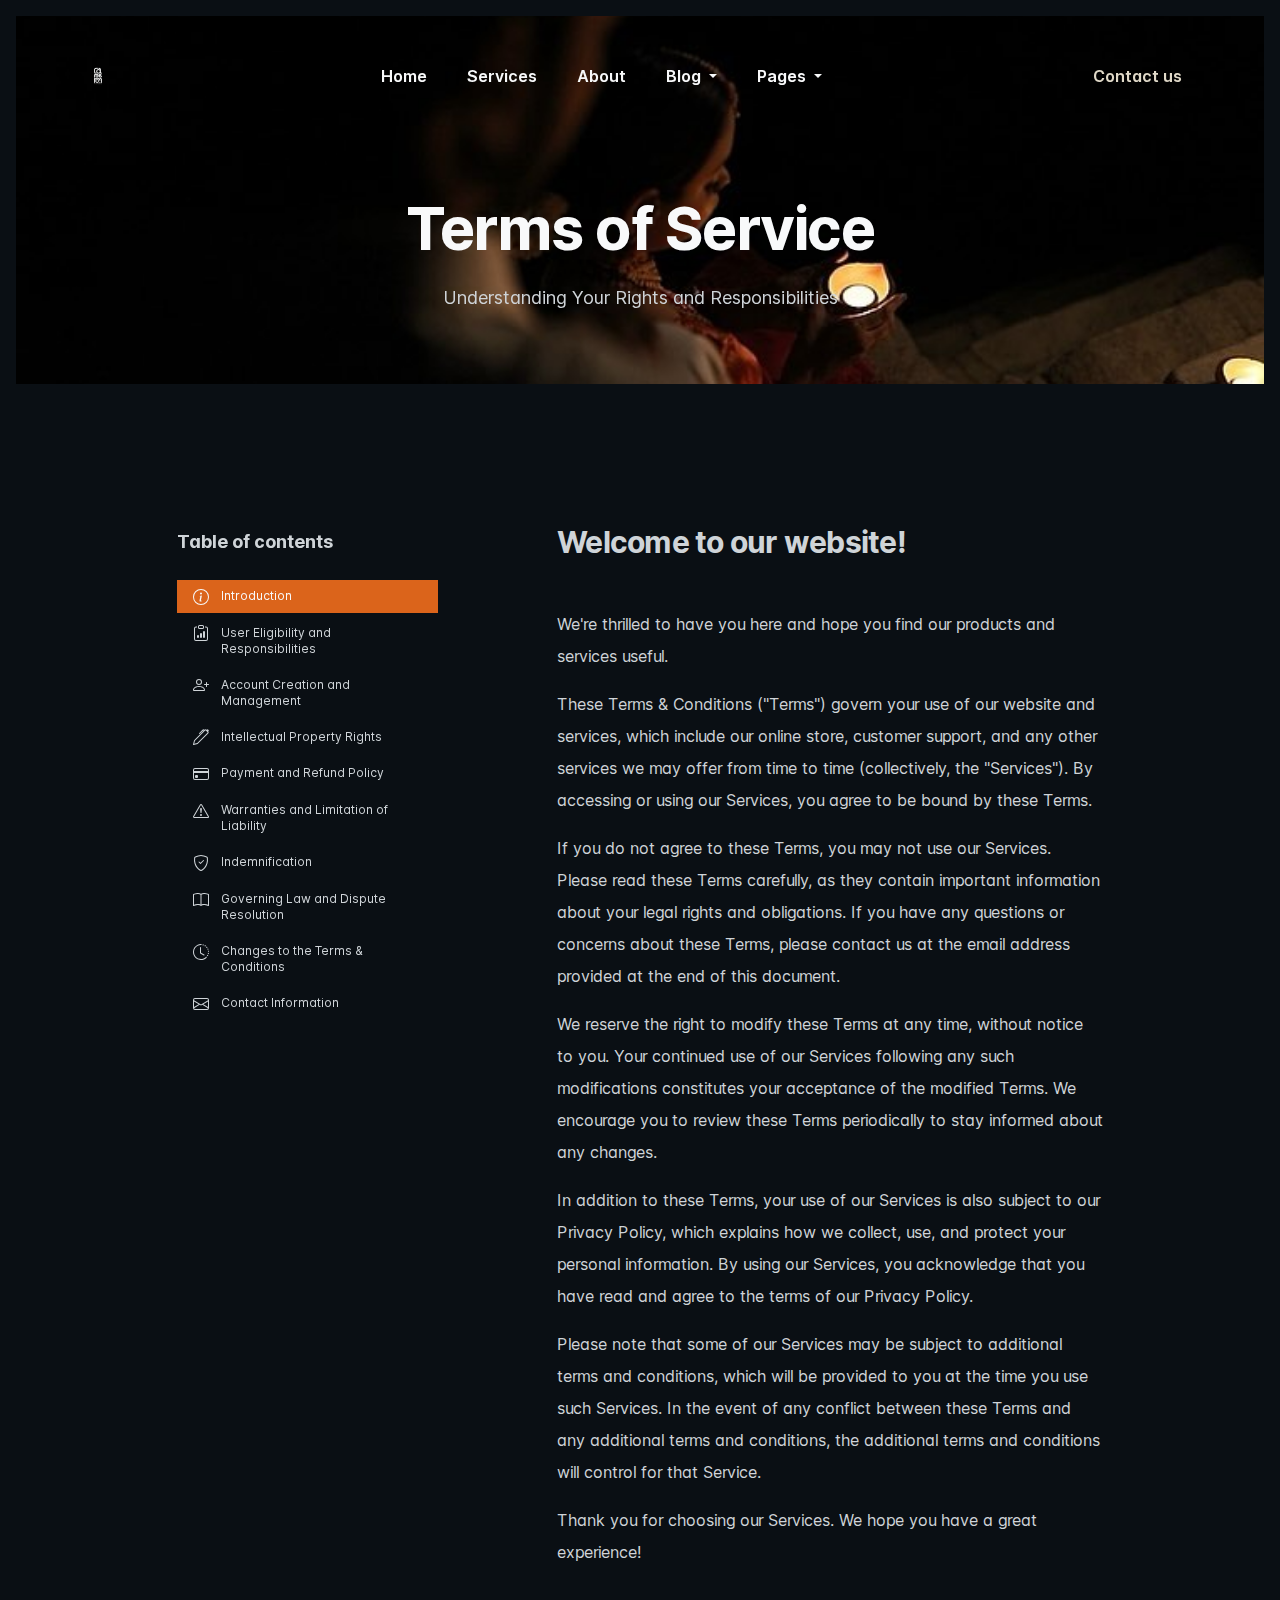
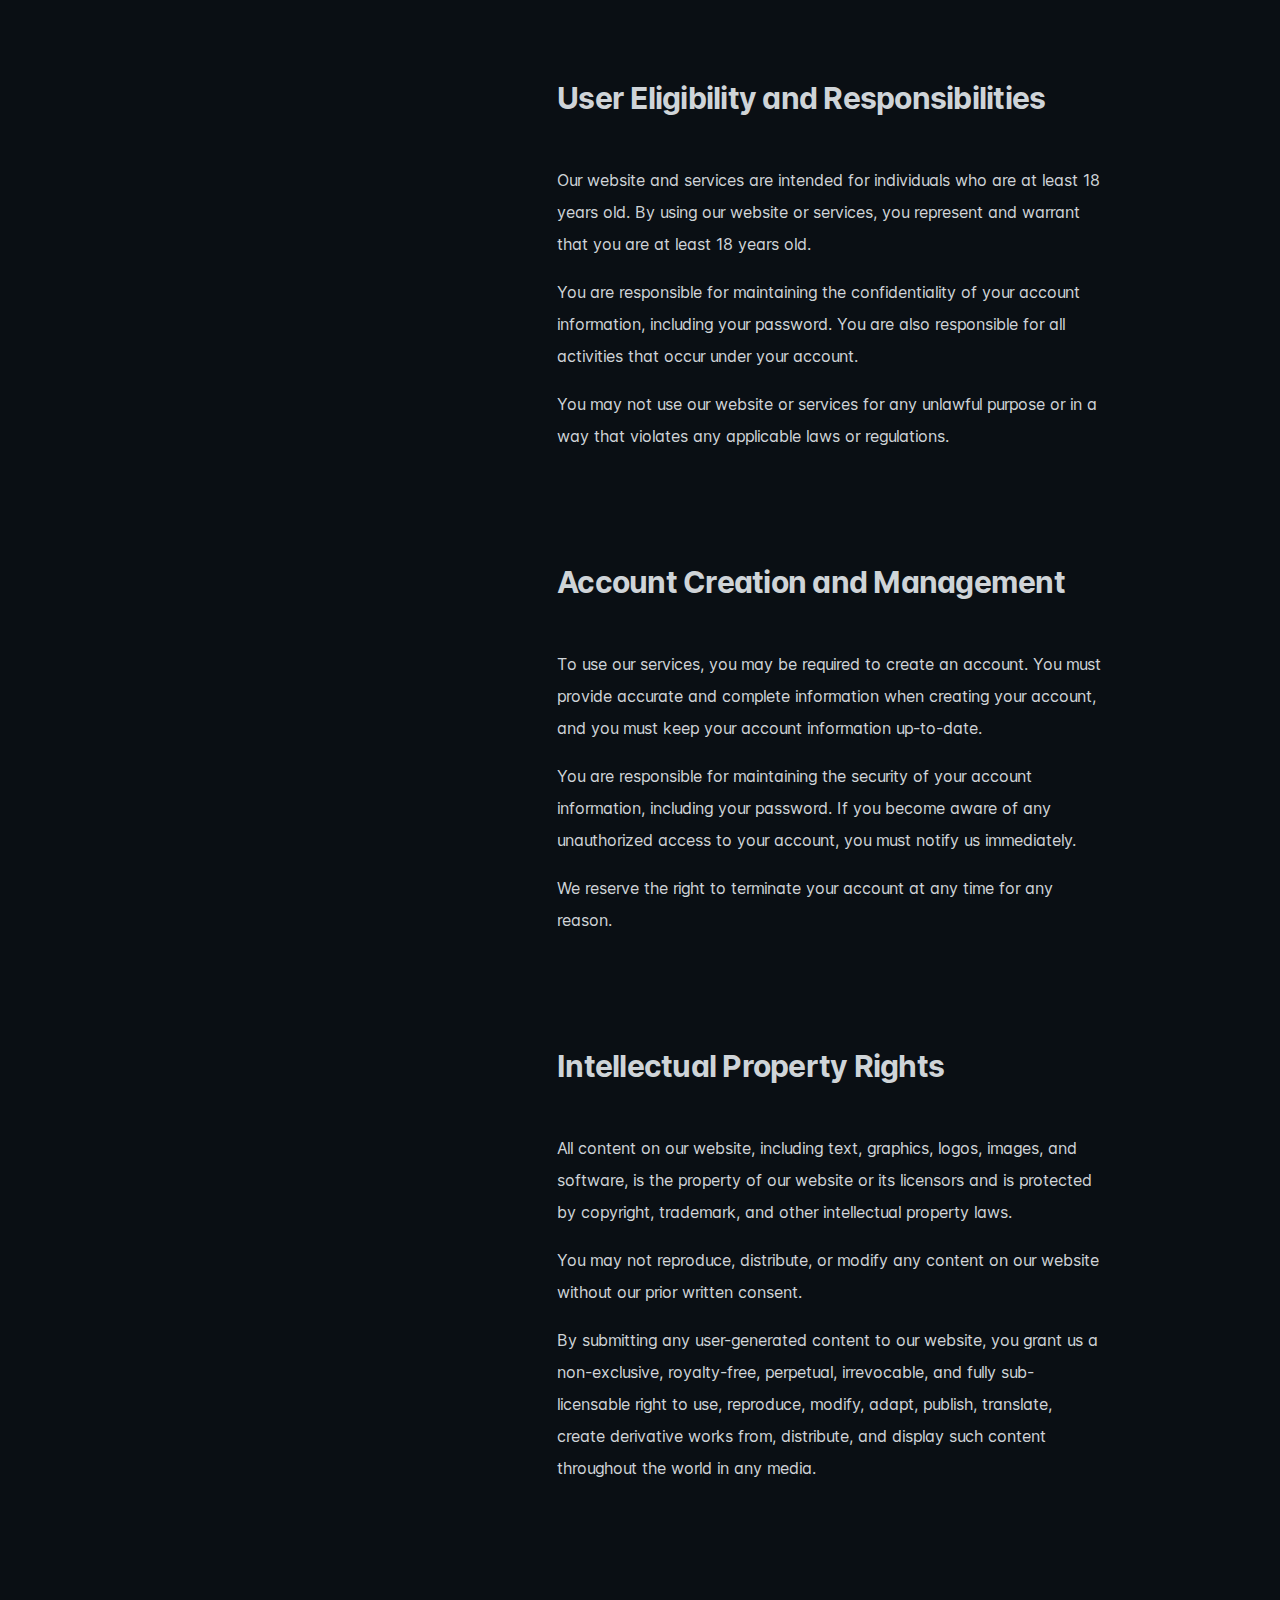
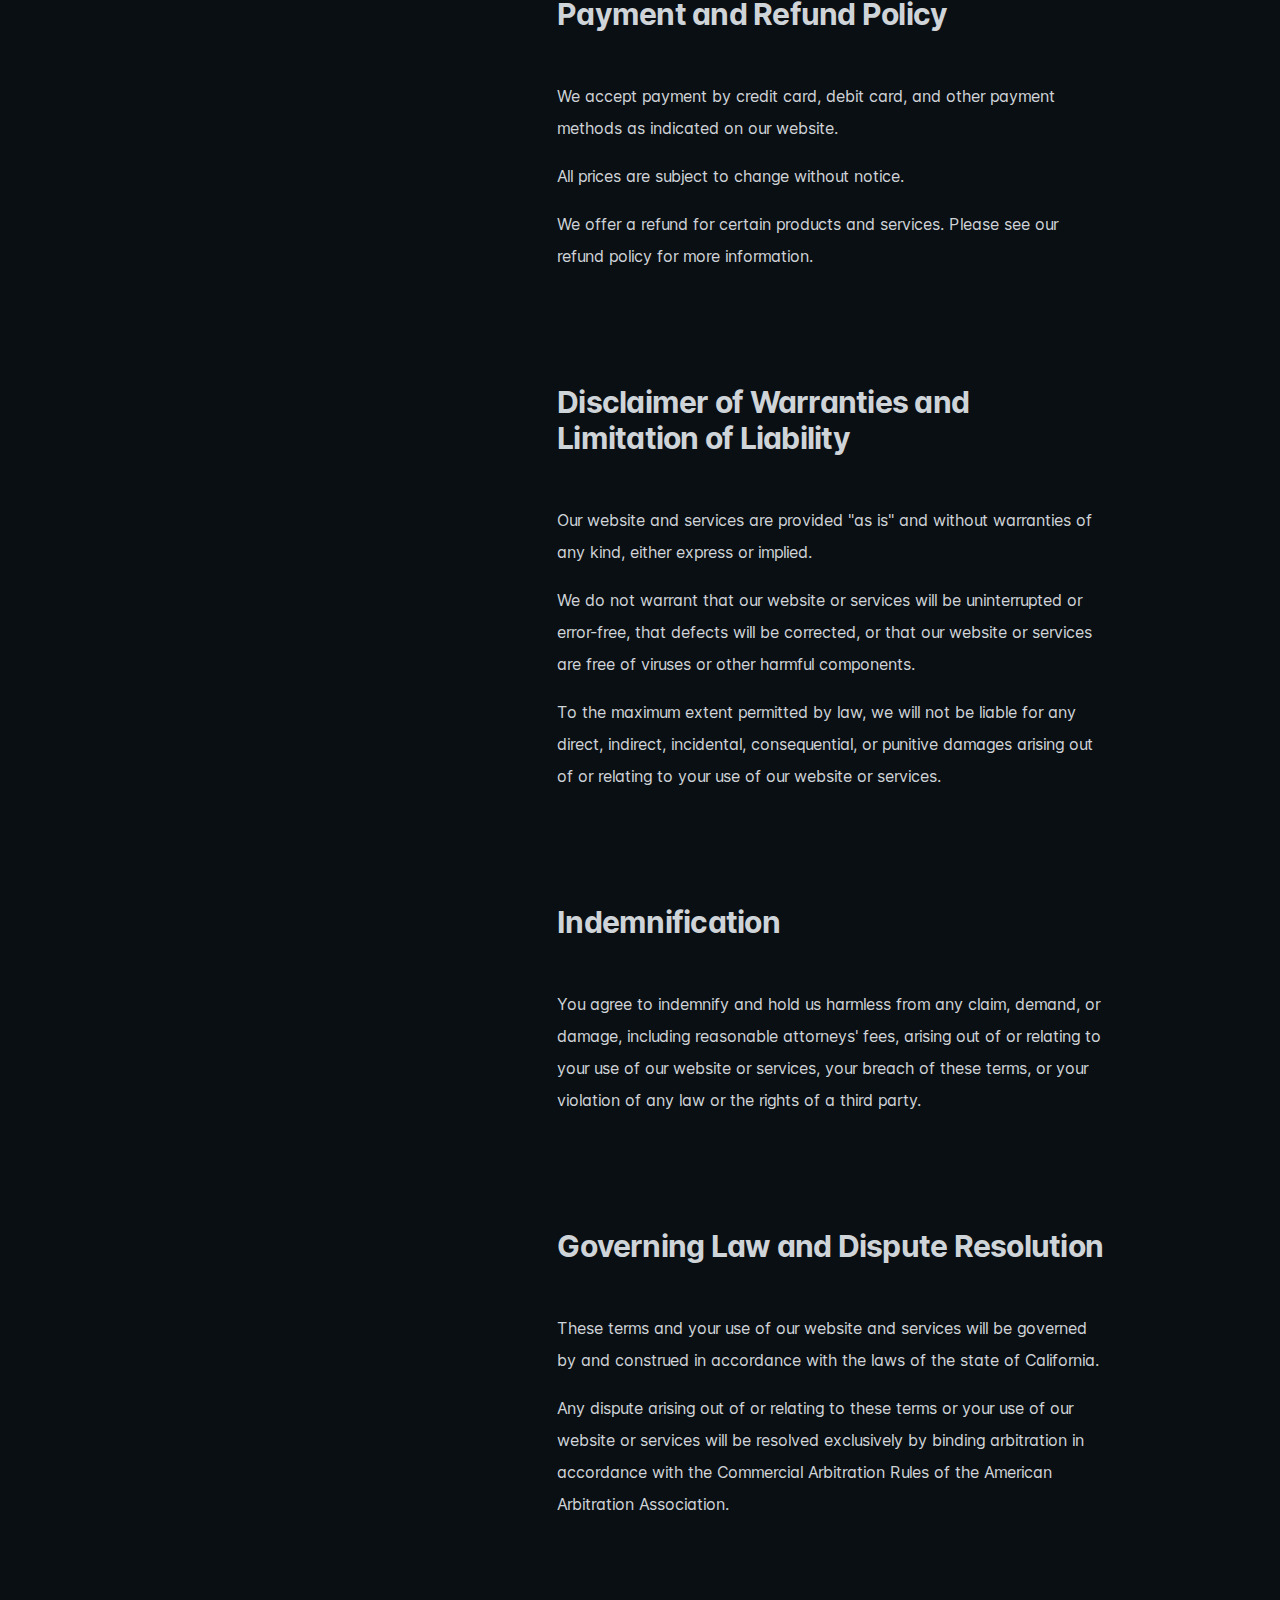
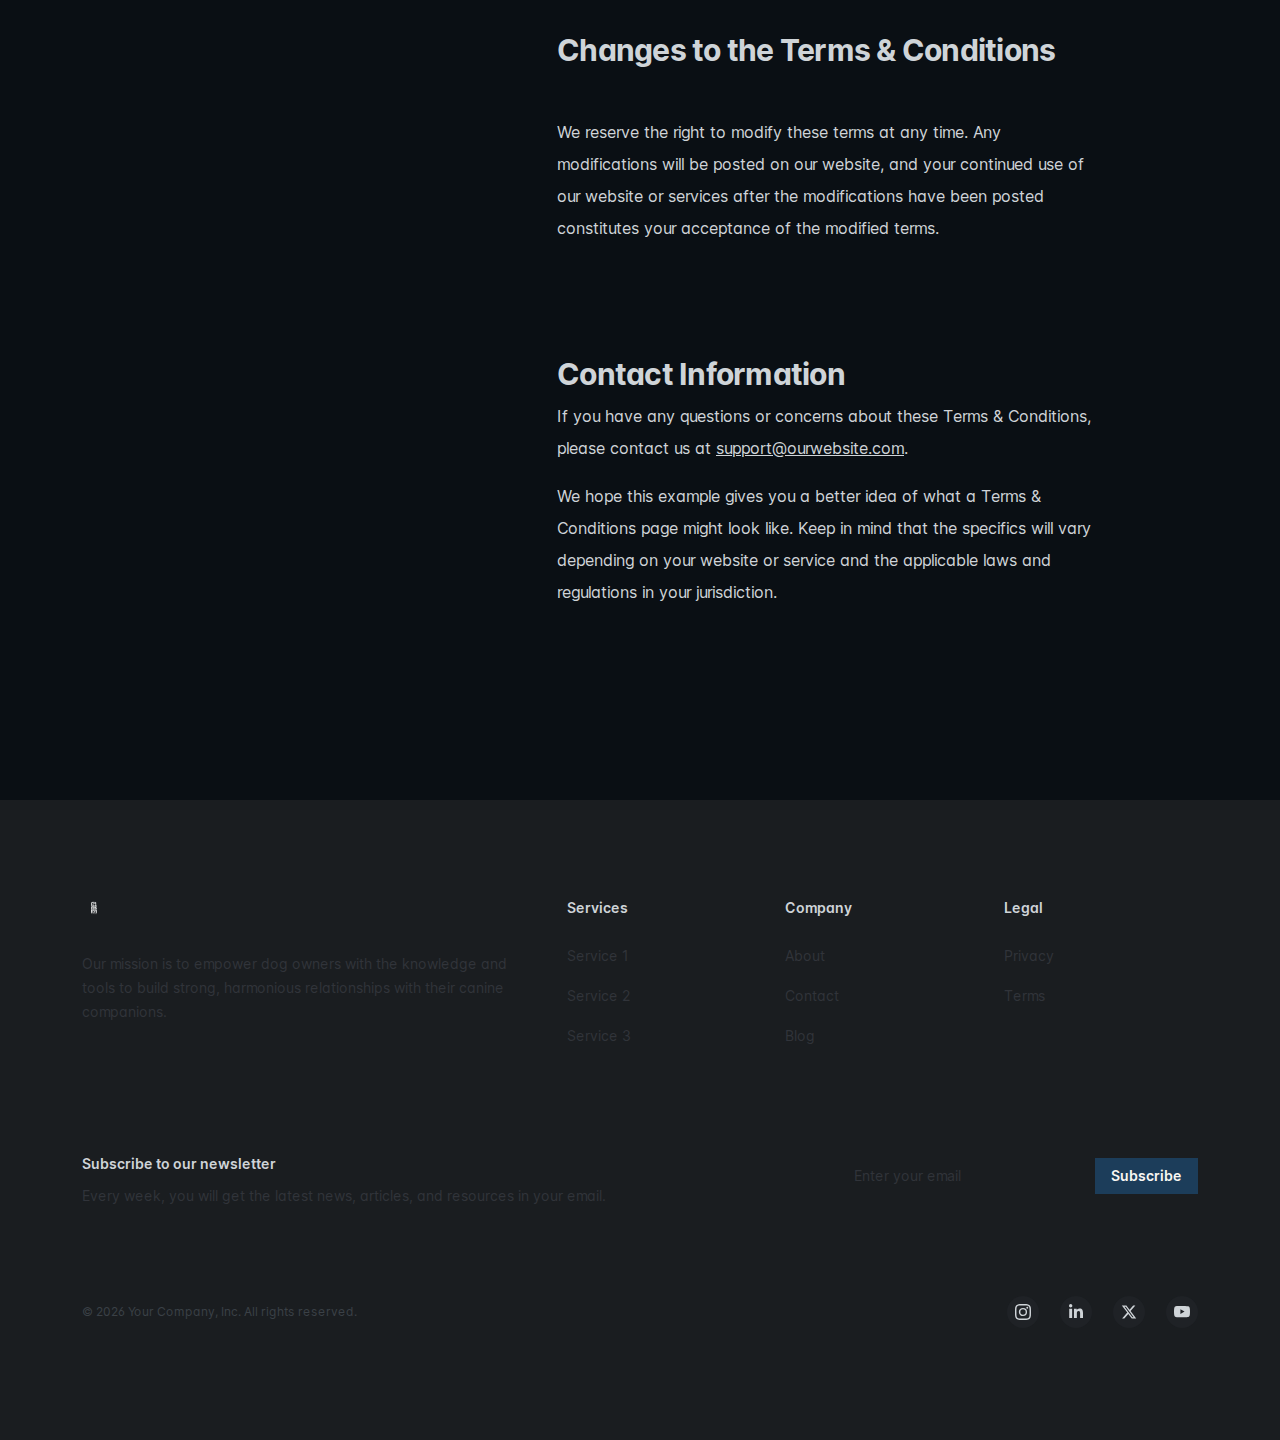
<file: termsofservice.html>
<!doctype html>
<html lang="en" dir="ltr" data-bs-theme="light">

<!-- Mirrored from tigmatemplate.me/canis/termsofservice.html by HTTrack Website Copier/3.x [XR&CO'2014], Thu, 12 Dec 2024 17:28:30 GMT -->
<!-- Added by HTTrack --><meta http-equiv="content-type" content="text/html;charset=utf-8" /><!-- /Added by HTTrack -->
<head>

    <meta charset="utf-8">
    <meta name="viewport" content="width=device-width, initial-scale=1">

    <!-- Update the 'content' attribute to reflect the actual content description -->
    <meta name="description" content="your_description_goes_here">

    <!-- Modify the 'content' attribute to include appropriate keywords -->
    <meta name="keywords" content="your_keywords_goes_here">

    <meta name="author" content="tigmatemplate">
    <meta name="generator" content="Bootstrap">

    <!-- Change the text within the <title> tag to match the webpage's content -->
    <title> Canis - Dog Training Services HTML Website Template </title>

    <!-- 
        Set the website's favicon and Apple touch icon using the files in the assets/logo folder. You can change these files to your own icons by replacing them with the same names and sizes.

        Be careful if you change the site.webmanifest file, as you need to update the src attribute of the icons array to match the new path of your icon files. Otherwise, your icons may not display correctly on some devices. 
    -->
    <link rel="apple-touch-icon" sizes="180x180" href="assets/logo/apple-touch-icon.png">
    <link rel="icon" type="image/png" sizes="32x32" href="assets/logo/favicon-32x32.png">
    <link rel="icon" type="image/png" sizes="16x16" href="assets/logo/favicon-16x16.png">
    <link rel="icon" type="image/x-icon" href="assets/logo/favicon.ico">
    <link rel="manifest" href="assets/logo/site.webmanifest">

    <!-- Stylesheets -->
    <link rel="stylesheet" href="assets/libraries/glide/css/glide.core.min.css">
    <link rel="stylesheet" href="assets/libraries/aos/aos.css">
    <link rel="stylesheet" href="assets/css/main.min.css">
    <link rel="stylesheet" href="assets/css/style.css">

    <!-- Open Graph Meta Tags for Social Sharing -->
    <!-- Update the 'title' and 'description' content below to enhance social sharing -->
    <meta property="og:title" content="your_title_goes_here">
    <meta property="og:description" content="your_description_goes_here">
    <!-- Update with actual absolute image URL like: https://example.com/main.jpg -->
    <meta property="og:image" content="your_absolute_image_url_goes_here">
    <!-- Update with the absolute URL of the content like: https://example.com/index.html -->
    <meta property="og:url" content="your_absolute_content_url_goes_here">
    <!-- Update with the type of object you’re sharing. (e.g., article, website, etc.) -->
    <meta property="og:type" content="website">
    <!-- Defines the content language -->
    <meta property="og:locale" content="en_US">

    
    <!-- X/Twitter Card Meta Tags for Social Sharing -->
    <meta name="twitter:card" content="summary_large_image">
    <!-- Update with your X/Twitter handle -->
    <meta name="twitter:site" content="@yourtwitterhandle"> 
    <!-- Update the 'title' and 'description' content below to enhance social sharing -->
    <meta name="twitter:title" content="your_title_goes_here"> 
    <meta name="twitter:description" content="your_description_goes_here">
    <!-- Update with actual absolute image URL like: https://example.com/main.jpg -->
    <meta name="twitter:image" content="your_absolute_image_url_goes_here"> 
    
    <!-- 
        The following line specifies the canonical URL for this page.
        Replace your_canonical_url_goes_here with the actual canonical URL if needed like: https://example.com/index.html
        Or just remove it!!!!
    -->
    <link rel="canonical" href="your_canonical_url_goes_here.html">

</head>
<body>


    <!-- loader-wrapper -->
    <div class="loader-wrapper">
        <div class="d-flex flex-column row-gap-5 align-items-center">
            <img src="assets/logo/logo.png" height="50" alt="logo">
            <div class="spinner-border text-primary p-4" role="status">
                <span class="visually-hidden">Loading...</span>
            </div>
        </div>
    </div>


    <!-- header top -->
    <div class="navigation position-absolute w-100 rounded-pill mt-3 mt-sm-5 mx-auto" data-bs-theme="dark">
        <nav class="navbar navbar-expand-xl" aria-label="Offcanvas navbar large">
            <div class="container">
                <a href="index.html" class="navbar-brand p-1 ps-0">
                    <img src="assets/logo/logo.png" height="32" alt="logo">
                </a>

                <button class="navbar-toggler collapsed" type="button" data-bs-toggle="offcanvas" data-bs-target="#offcanvasNavbar2" aria-controls="offcanvasNavbar2" aria-expanded="false" aria-label="Toggle navigation">
                    <span class="toggler-icon top-bar"></span>
                    <span class="toggler-icon middle-bar"></span>
                    <span class="toggler-icon bottom-bar"></span>
                </button>

                <div class="offcanvas offcanvas-end border-start-0 border-start-sm rounded-start-0 rounded-start-sm-5" tabindex="-1" id="offcanvasNavbar2" aria-labelledby="offcanvasNavbar2Label">
                    <div class="offcanvas-header px-4 pt-4 pb-3 mt-2">
                        <h5 class="offcanvas-title m-0" id="offcanvasNavbar2Label">
                            <a href="index.html" class="navbar-brand px-2 py-1">
                                <img src="assets/logo/logo.png" height="32" alt="logo">
                            </a>
                        </h5>
                        <button type="button" class="btn-close text-light" data-bs-dismiss="offcanvas" aria-label="Close"></button>
                    </div>

                    <div class="offcanvas-body">
                        <ul class="navbar-nav align-items-xl-center justify-content-center flex-grow-1 column-gap-2 row-gap-4 row-gap-xl-2">
                            <li class="nav-item ms-xl-auto">
                                <a href="index.html" class="nav-link rounded-5 px-3 text-base fw-semibold leading-6 text-body-emphasis text-dark-hover bg-light-hover">
                                    Home
                                </a>
                            </li>

                            <li class="nav-item">
                                <a href="services.html" class="nav-link rounded-5 px-3 text-base fw-semibold leading-6 text-body-emphasis text-dark-hover bg-light-hover">
                                    Services
                                </a>
                            </li>

                            <li class="nav-item">
                                <a href="about.html" class="nav-link rounded-5 px-3 text-base fw-semibold leading-6 text-body-emphasis text-dark-hover bg-light-hover">
                                    About
                                </a>
                            </li>

                            <li class="nav-item">
                                <div class="dropdown">
                                    <button class="btn w-100 text-start dropdown-toggle nav-link rounded-5 px-3 text-base fw-semibold leading-6 text-body-emphasis text-dark-hover bg-light-hover" type="button" data-bs-toggle="dropdown" aria-expanded="false">
                                        Blog
                                    </button>
                                    <ul class="dropdown-menu dropdown-menu-end dropdown-menu-hover end-0 text-sm shadow bg-light" style="--bs-dropdown-min-width: 9rem;">
                                        <li class="d-none d-xl-block" style="color: var(--bs-light);">
                                            <svg xmlns="http://www.w3.org/2000/svg" width="20" height="20" fill="currentColor"
                                                class="mt-n1 d-inline-block position-absolute top-0 end-0 translate-middle" viewBox="0 0 16 16">
                                                <path class="carret-dropdown-path" d="m7.247 4.86-4.796 5.481c-.566.647-.106 1.659.753 1.659h9.592a1 1 0 0 0 .753-1.659l-4.796-5.48a1 1 0 0 0-1.506 0z"/>
                                            </svg>
                                        </li>
                                        <li>
                                            <a href="blog.html" class="dropdown-item text-dark bg-primary-hover text-light-hover py-2 text-base leading-6 fw-semibold"> 
                                                Blog overview 
                                            </a>
                                        </li>
                                        <li>
                                            <a href="blogpost.html" class="dropdown-item text-dark bg-primary-hover text-light-hover py-2 text-base leading-6 fw-semibold"> 
                                                Blog post 
                                            </a>
                                        </li>
                                        <li>
                                            <a href="blogauthor.html" class="dropdown-item text-dark bg-primary-hover text-light-hover py-2 text-base leading-6 fw-semibold">
                                                Author profile 
                                            </a>
                                        </li>
                                    </ul>
                                </div>
                            </li>

                            <li class="nav-item">
                                <div class="dropdown">
                                    <button class="btn w-100 text-start dropdown-toggle nav-link rounded-5 px-3 text-base fw-semibold leading-6 text-body-emphasis text-dark-hover bg-light-hover" type="button" data-bs-toggle="dropdown" aria-expanded="false">
                                        Pages
                                    </button>
                                    <ul class="dropdown-menu dropdown-menu-end dropdown-menu-hover end-0 text-sm shadow bg-light" style="--bs-dropdown-min-width: 9rem;">
                                        <li class="d-none d-xl-block" style="color: var(--bs-light);">
                                            <svg xmlns="http://www.w3.org/2000/svg" width="20" height="20" fill="currentColor"
                                                class="mt-n1 d-inline-block position-absolute top-0 end-0 translate-middle" viewBox="0 0 16 16">
                                                <path class="carret-dropdown-path" d="m7.247 4.86-4.796 5.481c-.566.647-.106 1.659.753 1.659h9.592a1 1 0 0 0 .753-1.659l-4.796-5.48a1 1 0 0 0-1.506 0z"/>
                                            </svg>
                                        </li>
                                        <li>
                                            <a href="privacypolicy.html" class="dropdown-item text-dark bg-primary-hover text-light-hover py-2 text-base leading-6 fw-semibold"> 
                                                Privacy policy 
                                            </a>
                                        </li>
                                        <li>
                                            <a href="termsofservice.html" class="dropdown-item text-dark bg-primary-hover text-light-hover py-2 text-base leading-6 fw-semibold"> 
                                                Terms of service 
                                            </a>
                                        </li>
                                        <li>
                                            <a href="comingsoon.html" class="dropdown-item text-dark bg-primary-hover text-light-hover py-2 text-base leading-6 fw-semibold"> 
                                                Coming soon 
                                            </a>
                                        </li>
                                        <li>
                                            <a href="underconstruction.html" class="dropdown-item text-dark bg-primary-hover text-light-hover py-2 text-base leading-6 fw-semibold">
                                                Under construction 
                                            </a>
                                        </li>
                                        <li>
                                            <a href="error.html" class="dropdown-item text-dark bg-primary-hover text-light-hover py-2 text-base leading-6 fw-semibold">
                                                Error 404 
                                            </a>
                                        </li>
                                        <li>
                                            <a href="gallery.html" class="dropdown-item text-dark bg-primary-hover text-light-hover py-2 text-base leading-6 fw-semibold">
                                                Gallery
                                            </a>
                                        </li>
                                    </ul>
                                </div>
                            </li>

                            <li class="nav-item ms-xl-auto">
                                <a href="contact.html" class="rounded-5 px-3 text-base fw-semibold leading-6 btn btn-outline-light btn-lg w-100 text-center">
                                    Contact us
                                </a>
                            </li>
                        </ul>
                    </div>
                </div>
            </div>
        </nav>
    </div>


	<!-- header body -->
	<div class="py-9 py-xl-10 position-relative">
	   	<div class="position-absolute top-0 bottom-0 w-100 z-n1 pb-sm-0 p-sm-3">
            <img src="assets/img/bg/bg1.jpg" class="object-fit-cover h-100 w-100 rounded-bottom-3 rounded-sm-4 rounded-xl-5 shadow" alt="home cover">
        </div>

        <div class="position-absolute top-0 bottom-0 w-100 z-n1 pb-sm-0 p-sm-3">
            <div class="bg-dark h-100 w-100 rounded-bottom-3 rounded-sm-4 rounded-xl-5" style="opacity: 0.5; mix-blend-mode: multiply; filter: contrast(11) brightness(1);"></div>
        </div>

	    <div class="position-absolute z-0 top-0 h-100 w-100">
		    <div class="container h-100 d-flex align-items-center" data-bs-theme="dark">
                <div class="max-w-2xl mx-auto text-center">
                    <h1 class="m-0 mt-8 text-body-emphasis tracking-tight text-6xl fw-bold" data-aos-delay="0" data-aos="fade" data-aos-duration="3000">
                        Terms of Service
                    </h1>
                    <p class="m-0 mt-4 text-body text-lg leading-8" data-aos-delay="100" data-aos="fade" data-aos-duration="3000">
                        Understanding Your Rights and Responsibilities
                    </p>
                </div>
		    </div>
	    </div>
	</div>	


	<!-- content -->
	<div class="py-5 py-sm-6 py-xl-7">
		<div class="container">
			<div class="row justify-content-lg-evenly">
				<div class="col-12 col-sm-6 col-md-4 col-lg-3 col-xxl-2 order-last order-lg-first sidebar">
					<div class="pt-5 sticky-top nav nav-pills flex-column" id="navbar-sidebar">
						<h4 class="fw-bold mb-4 text-lg text-body-emphasis">
							Table of contents
						</h4>

						<a href="#item-1" class="nav-link text-body d-flex mb-1 text-xs">
							<span class="me-1">
								<svg xmlns="http://www.w3.org/2000/svg" width="16" height="16" fill="currentColor" class="bi bi-info-circle" viewBox="0 0 16 16"> <path d="M8 15A7 7 0 1 1 8 1a7 7 0 0 1 0 14m0 1A8 8 0 1 0 8 0a8 8 0 0 0 0 16"/> <path d="m8.93 6.588-2.29.287-.082.38.45.083c.294.07.352.176.288.469l-.738 3.468c-.194.897.105 1.319.808 1.319.545 0 1.178-.252 1.465-.598l.088-.416c-.2.176-.492.246-.686.246-.275 0-.375-.193-.304-.533zM9 4.5a1 1 0 1 1-2 0 1 1 0 0 1 2 0"/> </svg>
							</span>
							<span class="ms-2">
								Introduction
							</span>
						</a>

						<a href="#item-2" class="nav-link text-body d-flex mb-1 text-xs">
							<span class="me-1">
								<svg xmlns="http://www.w3.org/2000/svg" width="16" height="16" fill="currentColor" class="bi bi-clipboard-data" viewBox="0 0 16 16"> <path d="M4 11a1 1 0 1 1 2 0v1a1 1 0 1 1-2 0zm6-4a1 1 0 1 1 2 0v5a1 1 0 1 1-2 0zM7 9a1 1 0 0 1 2 0v3a1 1 0 1 1-2 0z"/> <path d="M4 1.5H3a2 2 0 0 0-2 2V14a2 2 0 0 0 2 2h10a2 2 0 0 0 2-2V3.5a2 2 0 0 0-2-2h-1v1h1a1 1 0 0 1 1 1V14a1 1 0 0 1-1 1H3a1 1 0 0 1-1-1V3.5a1 1 0 0 1 1-1h1z"/> <path d="M9.5 1a.5.5 0 0 1 .5.5v1a.5.5 0 0 1-.5.5h-3a.5.5 0 0 1-.5-.5v-1a.5.5 0 0 1 .5-.5zm-3-1A1.5 1.5 0 0 0 5 1.5v1A1.5 1.5 0 0 0 6.5 4h3A1.5 1.5 0 0 0 11 2.5v-1A1.5 1.5 0 0 0 9.5 0z"/> </svg>
							</span>
							<span class="ms-2">
								User Eligibility and Responsibilities
							</span>
						</a>

						<a href="#item-3" class="nav-link text-body d-flex mb-1 text-xs">
							<span class="me-1">
								<svg xmlns="http://www.w3.org/2000/svg" width="16" height="16" fill="currentColor" class="bi bi-person-plus" viewBox="0 0 16 16"> <path d="M6 8a3 3 0 1 0 0-6 3 3 0 0 0 0 6m2-3a2 2 0 1 1-4 0 2 2 0 0 1 4 0m4 8c0 1-1 1-1 1H1s-1 0-1-1 1-4 6-4 6 3 6 4m-1-.004c-.001-.246-.154-.986-.832-1.664C9.516 10.68 8.289 10 6 10s-3.516.68-4.168 1.332c-.678.678-.83 1.418-.832 1.664z"/> <path fill-rule="evenodd" d="M13.5 5a.5.5 0 0 1 .5.5V7h1.5a.5.5 0 0 1 0 1H14v1.5a.5.5 0 0 1-1 0V8h-1.5a.5.5 0 0 1 0-1H13V5.5a.5.5 0 0 1 .5-.5"/> </svg>
							</span>
							<span class="ms-2">
								Account Creation and Management
							</span>
						</a>

						<a href="#item-4" class="nav-link text-body d-flex mb-1 text-xs">
							<span class="me-1">
								<svg xmlns="http://www.w3.org/2000/svg" width="16" height="16" fill="currentColor" class="bi bi-pen" viewBox="0 0 16 16"> <path d="m13.498.795.149-.149a1.207 1.207 0 1 1 1.707 1.708l-.149.148a1.5 1.5 0 0 1-.059 2.059L4.854 14.854a.5.5 0 0 1-.233.131l-4 1a.5.5 0 0 1-.606-.606l1-4a.5.5 0 0 1 .131-.232l9.642-9.642a.5.5 0 0 0-.642.056L6.854 4.854a.5.5 0 1 1-.708-.708L9.44.854A1.5 1.5 0 0 1 11.5.796a1.5 1.5 0 0 1 1.998-.001m-.644.766a.5.5 0 0 0-.707 0L1.95 11.756l-.764 3.057 3.057-.764L14.44 3.854a.5.5 0 0 0 0-.708z"/> </svg>
							</span>
							<span class="ms-2">
								Intellectual Property Rights
							</span>
						</a>
							
						<a href="#item-5" class="nav-link text-body d-flex mb-1 text-xs">
							<span class="me-1">
								<svg xmlns="http://www.w3.org/2000/svg" width="16" height="16" fill="currentColor" class="bi bi-credit-card" viewBox="0 0 16 16"> <path d="M0 4a2 2 0 0 1 2-2h12a2 2 0 0 1 2 2v8a2 2 0 0 1-2 2H2a2 2 0 0 1-2-2zm2-1a1 1 0 0 0-1 1v1h14V4a1 1 0 0 0-1-1zm13 4H1v5a1 1 0 0 0 1 1h12a1 1 0 0 0 1-1z"/> <path d="M2 10a1 1 0 0 1 1-1h1a1 1 0 0 1 1 1v1a1 1 0 0 1-1 1H3a1 1 0 0 1-1-1z"/> </svg>
							</span>
							<span class="ms-2">
								Payment and Refund Policy
							</span>
						</a>
						
						<a href="#item-6" class="nav-link text-body d-flex mb-1 text-xs">
							<span class="me-1">
								<svg xmlns="http://www.w3.org/2000/svg" width="16" height="16" fill="currentColor" class="bi bi-exclamation-triangle" viewBox="0 0 16 16"> <path d="M7.938 2.016A.13.13 0 0 1 8.002 2a.13.13 0 0 1 .063.016.15.15 0 0 1 .054.057l6.857 11.667c.036.06.035.124.002.183a.2.2 0 0 1-.054.06.1.1 0 0 1-.066.017H1.146a.1.1 0 0 1-.066-.017.2.2 0 0 1-.054-.06.18.18 0 0 1 .002-.183L7.884 2.073a.15.15 0 0 1 .054-.057m1.044-.45a1.13 1.13 0 0 0-1.96 0L.165 13.233c-.457.778.091 1.767.98 1.767h13.713c.889 0 1.438-.99.98-1.767z"/> <path d="M7.002 12a1 1 0 1 1 2 0 1 1 0 0 1-2 0M7.1 5.995a.905.905 0 1 1 1.8 0l-.35 3.507a.552.552 0 0 1-1.1 0z"/> </svg>
							</span>
							<span class="ms-2">
								Warranties and Limitation of Liability
							</span>
						</a>
						
						<a href="#item-7" class="nav-link text-body d-flex mb-1 text-xs">
							<span class="me-1">
								<svg xmlns="http://www.w3.org/2000/svg" width="16" height="16" fill="currentColor" class="bi bi-shield-check" viewBox="0 0 16 16"> <path d="M5.338 1.59a61 61 0 0 0-2.837.856.48.48 0 0 0-.328.39c-.554 4.157.726 7.19 2.253 9.188a10.7 10.7 0 0 0 2.287 2.233c.346.244.652.42.893.533q.18.085.293.118a1 1 0 0 0 .101.025 1 1 0 0 0 .1-.025q.114-.034.294-.118c.24-.113.547-.29.893-.533a10.7 10.7 0 0 0 2.287-2.233c1.527-1.997 2.807-5.031 2.253-9.188a.48.48 0 0 0-.328-.39c-.651-.213-1.75-.56-2.837-.855C9.552 1.29 8.531 1.067 8 1.067c-.53 0-1.552.223-2.662.524zM5.072.56C6.157.265 7.31 0 8 0s1.843.265 2.928.56c1.11.3 2.229.655 2.887.87a1.54 1.54 0 0 1 1.044 1.262c.596 4.477-.787 7.795-2.465 9.99a11.8 11.8 0 0 1-2.517 2.453 7 7 0 0 1-1.048.625c-.28.132-.581.24-.829.24s-.548-.108-.829-.24a7 7 0 0 1-1.048-.625 11.8 11.8 0 0 1-2.517-2.453C1.928 10.487.545 7.169 1.141 2.692A1.54 1.54 0 0 1 2.185 1.43 63 63 0 0 1 5.072.56"/> <path d="M10.854 5.146a.5.5 0 0 1 0 .708l-3 3a.5.5 0 0 1-.708 0l-1.5-1.5a.5.5 0 1 1 .708-.708L7.5 7.793l2.646-2.647a.5.5 0 0 1 .708 0"/> </svg>
							</span>
							<span class="ms-2">
								Indemnification
							</span>
						</a>
						
						<a href="#item-8" class="nav-link text-body d-flex mb-1 text-xs">
							<span class="me-1">
								<svg xmlns="http://www.w3.org/2000/svg" width="16" height="16" fill="currentColor" class="bi bi-book" viewBox="0 0 16 16"> <path d="M1 2.828c.885-.37 2.154-.769 3.388-.893 1.33-.134 2.458.063 3.112.752v9.746c-.935-.53-2.12-.603-3.213-.493-1.18.12-2.37.461-3.287.811zm7.5-.141c.654-.689 1.782-.886 3.112-.752 1.234.124 2.503.523 3.388.893v9.923c-.918-.35-2.107-.692-3.287-.81-1.094-.111-2.278-.039-3.213.492zM8 1.783C7.015.936 5.587.81 4.287.94c-1.514.153-3.042.672-3.994 1.105A.5.5 0 0 0 0 2.5v11a.5.5 0 0 0 .707.455c.882-.4 2.303-.881 3.68-1.02 1.409-.142 2.59.087 3.223.877a.5.5 0 0 0 .78 0c.633-.79 1.814-1.019 3.222-.877 1.378.139 2.8.62 3.681 1.02A.5.5 0 0 0 16 13.5v-11a.5.5 0 0 0-.293-.455c-.952-.433-2.48-.952-3.994-1.105C10.413.809 8.985.936 8 1.783"/> </svg>
							</span>
							<span class="ms-2">
								Governing Law and Dispute Resolution
							</span>
						</a>
						
						<a href="#item-9" class="nav-link text-body d-flex mb-1 text-xs">
							<span class="me-1">
								<svg xmlns="http://www.w3.org/2000/svg" width="16" height="16" fill="currentColor" class="bi bi-clock-history" viewBox="0 0 16 16"> <path d="M8.515 1.019A7 7 0 0 0 8 1V0a8 8 0 0 1 .589.022zm2.004.45a7 7 0 0 0-.985-.299l.219-.976q.576.129 1.126.342zm1.37.71a7 7 0 0 0-.439-.27l.493-.87a8 8 0 0 1 .979.654l-.615.789a7 7 0 0 0-.418-.302zm1.834 1.79a7 7 0 0 0-.653-.796l.724-.69q.406.429.747.91zm.744 1.352a7 7 0 0 0-.214-.468l.893-.45a8 8 0 0 1 .45 1.088l-.95.313a7 7 0 0 0-.179-.483m.53 2.507a7 7 0 0 0-.1-1.025l.985-.17q.1.58.116 1.17zm-.131 1.538q.05-.254.081-.51l.993.123a8 8 0 0 1-.23 1.155l-.964-.267q.069-.247.12-.501m-.952 2.379q.276-.436.486-.908l.914.405q-.24.54-.555 1.038zm-.964 1.205q.183-.183.35-.378l.758.653a8 8 0 0 1-.401.432z"/> <path d="M8 1a7 7 0 1 0 4.95 11.95l.707.707A8.001 8.001 0 1 1 8 0z"/> <path d="M7.5 3a.5.5 0 0 1 .5.5v5.21l3.248 1.856a.5.5 0 0 1-.496.868l-3.5-2A.5.5 0 0 1 7 9V3.5a.5.5 0 0 1 .5-.5"/> </svg>
							</span>
							<span class="ms-2">
								Changes to the Terms & Conditions
							</span>
						</a>
						
						<a href="#item-10" class="nav-link text-body d-flex mb-1 text-xs">
							<span class="me-1">
								<svg xmlns="http://www.w3.org/2000/svg" width="16" height="16" fill="currentColor" class="bi bi-envelope" viewBox="0 0 16 16"> <path d="M0 4a2 2 0 0 1 2-2h12a2 2 0 0 1 2 2v8a2 2 0 0 1-2 2H2a2 2 0 0 1-2-2zm2-1a1 1 0 0 0-1 1v.217l7 4.2 7-4.2V4a1 1 0 0 0-1-1zm13 2.383-4.708 2.825L15 11.105zm-.034 6.876-5.64-3.471L8 9.583l-1.326-.795-5.64 3.47A1 1 0 0 0 2 13h12a1 1 0 0 0 .966-.741M1 11.105l4.708-2.897L1 5.383z"/> </svg>
							</span>
							<span class="ms-2">
								Contact Information
							</span>
						</a>
					</div>
				</div>

				<div class="col-12 col-lg-8 col-xl-6 order-first order-lg-last pt-4 mt-1">
					<div data-bs-spy="scroll" data-bs-target="#navbar-sidebar" data-bs-smooth-scroll="true" tabindex="0">
						<div id="item-1" class="mb-7">
							<h2 class="text-3xl tracking-tight fw-bold mb-5 pt-3 text-body-emphasis">
								Welcome to our website!
							</h2>

							<p class="lh-lg">
								We're thrilled to have you here and hope you find our products and services useful.
							</p>
							<p class="lh-lg">
								These Terms & Conditions ("Terms") govern your use of our website and services, which include our online store, customer support, and any other services we may offer from time to time (collectively, the "Services"). By accessing or using our Services, you agree to be bound by these Terms.
							</p>
							<p class="lh-lg">
								If you do not agree to these Terms, you may not use our Services. Please read these Terms carefully, as they contain important information about your legal rights and obligations. If you have any questions or concerns about these Terms, please contact us at the email address provided at the end of this document.
							</p>
							<p class="lh-lg">
								We reserve the right to modify these Terms at any time, without notice to you. Your continued use of our Services following any such modifications constitutes your acceptance of the modified Terms. We encourage you to review these Terms periodically to stay informed about any changes.
							</p>
							<p class="lh-lg">
								In addition to these Terms, your use of our Services is also subject to our Privacy Policy, which explains how we collect, use, and protect your personal information. By using our Services, you acknowledge that you have read and agree to the terms of our Privacy Policy.
							</p>
							<p class="lh-lg">
								Please note that some of our Services may be subject to additional terms and conditions, which will be provided to you at the time you use such Services. In the event of any conflict between these Terms and any additional terms and conditions, the additional terms and conditions will control for that Service.
							</p>
							<p class="lh-lg">
								Thank you for choosing our Services. We hope you have a great experience!
							</p>
						</div>


						<div id="item-2" class="mb-7">
							<h2 class="text-3xl tracking-tight fw-bold mb-5 pt-3 text-body-emphasis">
								User Eligibility and Responsibilities
							</h2>

							<p class="lh-lg">
								Our website and services are intended for individuals who are at least 18 years old. By using our website or services, you represent and warrant that you are at least 18 years old.
							</p>
							<p class="lh-lg">
								You are responsible for maintaining the confidentiality of your account information, including your password. You are also responsible for all activities that occur under your account.
							</p>
							<p class="lh-lg">
								You may not use our website or services for any unlawful purpose or in a way that violates any applicable laws or regulations.
							</p>
						</div>


						<div id="item-3" class="mb-7">
							<h2 class="text-3xl tracking-tight fw-bold mb-5 pt-3 text-body-emphasis">
								Account Creation and Management
							</h2>

							<p class="lh-lg">
								To use our services, you may be required to create an account. You must provide accurate and complete information when creating your account, and you must keep your account information up-to-date.
							</p>

							<p class="lh-lg">
								You are responsible for maintaining the security of your account information, including your password. If you become aware of any unauthorized access to your account, you must notify us immediately.
							</p>
							<p class="lh-lg">
								We reserve the right to terminate your account at any time for any reason.
							</p>
						</div>
						

						<div id="item-4" class="mb-7">
							<h2 class="text-3xl tracking-tight fw-bold mb-5 pt-3 text-body-emphasis">
								Intellectual Property Rights
							</h2>

							<p class="lh-lg">
								All content on our website, including text, graphics, logos, images, and software, is the property of our website or its licensors and is protected by copyright, trademark, and other intellectual property laws.
							</p>
							<p class="lh-lg">
								You may not reproduce, distribute, or modify any content on our website without our prior written consent.
							</p>
							<p class="lh-lg">
								By submitting any user-generated content to our website, you grant us a non-exclusive, royalty-free, perpetual, irrevocable, and fully sub-licensable right to use, reproduce, modify, adapt, publish, translate, create derivative works from, distribute, and display such content throughout the world in any media.
							</p>
						</div>


						<div id="item-5" class="mb-7">
							<h2 class="text-3xl tracking-tight fw-bold mb-5 pt-3 text-body-emphasis">
								Payment and Refund Policy
							</h2>

							<p class="lh-lg">
								We accept payment by credit card, debit card, and other payment methods as indicated on our website.
							</p>
							<p class="lh-lg">
								All prices are subject to change without notice.
							</p>
							<p class="lh-lg">
								We offer a refund for certain products and services. Please see our refund policy for more information.
							</p>
						</div>


						<div id="item-6" class="mb-7">
							<h2 class="text-3xl tracking-tight fw-bold mb-5 pt-3 text-body-emphasis">
								Disclaimer of Warranties and Limitation of Liability
							</h2>

							<p class="lh-lg">
								Our website and services are provided "as is" and without warranties of any kind, either express or implied.
							</p>
							<p class="lh-lg">
								We do not warrant that our website or services will be uninterrupted or error-free, that defects will be corrected, or that our website or services are free of viruses or other harmful components.
							</p>
							<p class="lh-lg">
								To the maximum extent permitted by law, we will not be liable for any direct, indirect, incidental, consequential, or punitive damages arising out of or relating to your use of our website or services.
							</p>
						</div>


						<div id="item-7" class="mb-7">
							<h2 class="text-3xl tracking-tight fw-bold mb-5 pt-3 text-body-emphasis">
								Indemnification
							</h2>

							<p class="lh-lg">
								You agree to indemnify and hold us harmless from any claim, demand, or damage, including reasonable attorneys' fees, arising out of or relating to your use of our website or services, your breach of these terms, or your violation of any law or the rights of a third party.
							</p>
						</div>


						<div id="item-8" class="mb-7">
							<h2 class="text-3xl tracking-tight fw-bold mb-5 pt-3 text-body-emphasis">
								Governing Law and Dispute Resolution
							</h2>

							<p class="lh-lg">
								These terms and your use of our website and services will be governed by and construed in accordance with the laws of the state of California.
							</p>
							<p class="lh-lg">
								Any dispute arising out of or relating to these terms or your use of our website or services will be resolved exclusively by binding arbitration in accordance with the Commercial Arbitration Rules of the American Arbitration Association.
							</p>
						</div>


						<div id="item-9" class="mb-7">
							<h2 class="text-3xl tracking-tight fw-bold mb-5 pt-3 text-body-emphasis">
								Changes to the Terms & Conditions
							</h2>

							<p class="lh-lg">
								We reserve the right to modify these terms at any time. Any modifications will be posted on our website, and your continued use of our website or services after the modifications have been posted constitutes your acceptance of the modified terms. 
							</p>
						</div>


						<div id="item-10" class="mb-7">
							<h2 class="text-3xl tracking-tight fw-bold pt-3 text-body-emphasis">
								Contact Information
							</h2>

							<p class="lh-lg">
								If you have any questions or concerns about these Terms & Conditions, please contact us at <a href="javascript:;" class="text-decoration-underline">support@ourwebsite.com</a>.
							</p>

							<p class="lh-lg">
								We hope this example gives you a better idea of what a Terms & Conditions page might look like. Keep in mind that the specifics will vary depending on your website or service and the applicable laws and regulations in your jurisdiction.
							</p>
						</div>
					</div>
				</div>
			</div>
		</div>
	</div>


    <!-- Footer -->
    <footer class="overflow-hidden py-6 py-xl-7 bg-body position-relative rounded-top-3 rounded-top-sm-4 rounded-top-xl-5" data-bs-theme="dark">
        <div class="container">
            <div class="row gy-5 gx-sm-5">
                <div class="col-12 col-xl-5">
                    <a href="index.html" class="mb-3 link-body-emphasis d-flex align-items-center text-decoration-none">
                        <img src="assets/logo/logo.png" height="24" alt="logo" loading="lazy">
                    </a>

                    <p class="mt-4 pt-2 mb-0 text-body-secondary leading-6 text-sm max-w-md">
                        Our mission is to empower dog owners with the knowledge and tools to build strong, harmonious relationships with their canine companions.
                    </p>
                </div>

                <div class="col-12 col-xl-7">
                    <div class="row gy-5">
                        <div class="col-6 col-sm-4 mb-3">
                            <h3 class="text-body leading-6 text-sm fw-semibold"> Services </h3>
                            <ul class="mt-4 nav flex-column">
                                <!-- You can use the # symbol to directly link to a specific service, such as ./services.html#service1 -->
                                <li class="mb-3 nav-item"><a href="services.html" class="p-0 text-body-secondary text-body-emphasis-hover nav-link leading-6 text-sm"> Service 1 </a></li>
                                <li class="mb-3 nav-item"><a href="services.html" class="p-0 text-body-secondary text-body-emphasis-hover nav-link leading-6 text-sm"> Service 2 </a></li>
                                <li class="mb-3 nav-item"><a href="services.html" class="p-0 text-body-secondary text-body-emphasis-hover nav-link leading-6 text-sm"> Service 3 </a></li>
                            </ul>
                        </div>

                        <div class="col-6 col-sm-4 mb-3">
                            <h3 class="text-body leading-6 text-sm fw-semibold"> Company </h3>
                            <ul class="mt-4 nav flex-column">
                                <li class="mb-3 nav-item"><a href="about.html" class="p-0 text-body-secondary text-body-emphasis-hover nav-link leading-6 text-sm"> About </a></li>
                                <li class="mb-3 nav-item"><a href="contact.html" class="p-0 text-body-secondary text-body-emphasis-hover nav-link leading-6 text-sm"> Contact </a></li>
                                <li class="mb-3 nav-item"><a href="blog.html" class="p-0 text-body-secondary text-body-emphasis-hover nav-link leading-6 text-sm"> Blog </a></li>
                            </ul>
                        </div>

                        <div class="col-6 col-sm-4 mb-3">
                            <h3 class="text-body leading-6 text-sm fw-semibold"> Legal </h3>
                            <ul class="mt-4 nav flex-column">
                                <li class="mb-3 nav-item"><a href="privacypolicy.html" class="p-0 text-body-secondary text-body-emphasis-hover nav-link leading-6 text-sm"> Privacy </a></li>
                                <li class="mb-3 nav-item"><a href="termsofservice.html" class="p-0 text-body-secondary text-body-emphasis-hover nav-link leading-6 text-sm"> Terms </a></li>
                            </ul>
                        </div>
                    </div>
                </div>
            </div>

            <hr class="my-4 text-body-emphasis opacity-10">

            <div class="py-4">
                <div class="row g-4 align-items-center justify-content-between">
                    <div class="col-12 col-md-6">
                        <h3 class="text-body leading-6 text-sm fw-semibold">Subscribe to our newsletter</h3>
                        <p class="mb-0 text-body-secondary leading-6 text-sm">
                            Every week, you will get the latest news, articles, and resources in your email.
                        </p>
                    </div>

                    <div class="col-12 col-lg-6 col-xl-4">
                        <form method="post" target="_blank" novalidate class="mc-embedded-subscribe-form">

                            <div class="d-flex flex-column flex-sm-row w-100 gap-2 js-form-inputs">
                                <label for="emailSubscribe2" class="visually-hidden">Email address</label>
                                <input type="email" name="EMAIL" id="emailSubscribe2" value="" class="form-control leading-6 text-sm max-w-xl" placeholder="Enter your email">
                                <button type="submit" name="subscribe" class="btn btn-primary text-sm fw-semibold rounded-5 px-3">Subscribe</button>
                            </div>

                            <!-- This div is related to Mailchimp integration and handled by a function in our scripts.js file, so no need to worry about it. -->
                            <div style="position: absolute; left: -5000px;" aria-hidden="true">
                                <input type="text" class="js-validate-robot" name="b_a4752870f583bb49a02427b3c_143fa46c21" tabindex="-1" value="">
                            </div>

                            <!-- response -->
                            <div class="js-subscribe-response mt-2 max-w-xl"></div>

                        </form>
                    </div>
                </div>
            </div>

            <div>
                <hr class="my-4 text-body-emphasis opacity-10">
                <div class="py-2 d-flex flex-column flex-md-row gap-4 justify-content-md-between align-items-md-center">
                    <p class="mb-0 text-body-tertiary text-xs leading-5">
                        ©  
                        <span class="current-year"></span>
                        Your Company, Inc. All rights reserved.
                    </p>

                    <div class="order-first order-md-last">
                        <!-- intagram icon -->
                        <a href="javascript:;" class="btn my-2 p-2 me-3 text-body text-body-emphasis-hover bg-body-tertiary social rounded-circle">
                            <span class="d-flex justify-content-center align-items-center">
                                <svg xmlns="http://www.w3.org/2000/svg" width="16" height="16" fill="currentColor" viewBox="0 0 16 16"> <path d="M8 0C5.829 0 5.556.01 4.703.048 3.85.088 3.269.222 2.76.42a3.917 3.917 0 0 0-1.417.923A3.927 3.927 0 0 0 .42 2.76C.222 3.268.087 3.85.048 4.7.01 5.555 0 5.827 0 8.001c0 2.172.01 2.444.048 3.297.04.852.174 1.433.372 1.942.205.526.478.972.923 1.417.444.445.89.719 1.416.923.51.198 1.09.333 1.942.372C5.555 15.99 5.827 16 8 16s2.444-.01 3.298-.048c.851-.04 1.434-.174 1.943-.372a3.916 3.916 0 0 0 1.416-.923c.445-.445.718-.891.923-1.417.197-.509.332-1.09.372-1.942C15.99 10.445 16 10.173 16 8s-.01-2.445-.048-3.299c-.04-.851-.175-1.433-.372-1.941a3.926 3.926 0 0 0-.923-1.417A3.911 3.911 0 0 0 13.24.42c-.51-.198-1.092-.333-1.943-.372C10.443.01 10.172 0 7.998 0h.003zm-.717 1.442h.718c2.136 0 2.389.007 3.232.046.78.035 1.204.166 1.486.275.373.145.64.319.92.599.28.28.453.546.598.92.11.281.24.705.275 1.485.039.843.047 1.096.047 3.231s-.008 2.389-.047 3.232c-.035.78-.166 1.203-.275 1.485a2.47 2.47 0 0 1-.599.919c-.28.28-.546.453-.92.598-.28.11-.704.24-1.485.276-.843.038-1.096.047-3.232.047s-2.39-.009-3.233-.047c-.78-.036-1.203-.166-1.485-.276a2.478 2.478 0 0 1-.92-.598 2.48 2.48 0 0 1-.6-.92c-.109-.281-.24-.705-.275-1.485-.038-.843-.046-1.096-.046-3.233 0-2.136.008-2.388.046-3.231.036-.78.166-1.204.276-1.486.145-.373.319-.64.599-.92.28-.28.546-.453.92-.598.282-.11.705-.24 1.485-.276.738-.034 1.024-.044 2.515-.045v.002zm4.988 1.328a.96.96 0 1 0 0 1.92.96.96 0 0 0 0-1.92zm-4.27 1.122a4.109 4.109 0 1 0 0 8.217 4.109 4.109 0 0 0 0-8.217zm0 1.441a2.667 2.667 0 1 1 0 5.334 2.667 2.667 0 0 1 0-5.334z"/> </svg>
                            </span>
                        </a>

                        <!-- linkedIn icon -->
                        <a href="javascript:;" class="btn my-2 p-2 me-3 text-body text-body-emphasis-hover bg-body-tertiary social rounded-circle">
                            <span class="d-flex justify-content-center align-items-center">
                                <svg xmlns="http://www.w3.org/2000/svg" width="16" height="16" fill="currentColor" viewBox="0 0 448 512"> <path d="M100.28 448H7.4V148.9h92.88zM53.79 108.1C24.09 108.1 0 83.5 0 53.8a53.79 53.79 0 0 1 107.58 0c0 29.7-24.1 54.3-53.79 54.3zM447.9 448h-92.68V302.4c0-34.7-.7-79.2-48.29-79.2-48.29 0-55.69 37.7-55.69 76.7V448h-92.78V148.9h89.08v40.8h1.3c12.4-23.5 42.69-48.3 87.88-48.3 94 0 111.28 61.9 111.28 142.3V448z"/> </svg>
                            </span>
                        </a>

                        <!-- X icon -->
                        <a href="javascript:;" class="btn my-2 p-2 me-3 text-body text-body-emphasis-hover bg-body-tertiary social rounded-circle">
                            <span class="d-flex justify-content-center align-items-center">
                                <svg width="16" height="16" fill="currentColor" viewBox="0 0 24 24" aria-hidden="true"> <g> <path d="M18.244 2.25h3.308l-7.227 8.26 8.502 11.24H16.17l-5.214-6.817L4.99 21.75H1.68l7.73-8.835L1.254 2.25H8.08l4.713 6.231zm-1.161 17.52h1.833L7.084 4.126H5.117z"></path> </g> </svg>
                            </span>
                        </a>

                        <!-- youtube icon -->
                        <a href="javascript:;" class="btn my-2 p-2 text-body text-body-emphasis-hover bg-body-tertiary social rounded-circle">
                            <span class="d-flex justify-content-center align-items-center">
                                <svg xmlns="http://www.w3.org/2000/svg" width="16" height="16" fill="currentColor" viewBox="0 0 16 16"> <path d="M8.051 1.999h.089c.822.003 4.987.033 6.11.335a2.01 2.01 0 0 1 1.415 1.42c.101.38.172.883.22 1.402l.01.104.022.26.008.104c.065.914.073 1.77.074 1.957v.075c-.001.194-.01 1.108-.082 2.06l-.008.105-.009.104c-.05.572-.124 1.14-.235 1.558a2.007 2.007 0 0 1-1.415 1.42c-1.16.312-5.569.334-6.18.335h-.142c-.309 0-1.587-.006-2.927-.052l-.17-.006-.087-.004-.171-.007-.171-.007c-1.11-.049-2.167-.128-2.654-.26a2.007 2.007 0 0 1-1.415-1.419c-.111-.417-.185-.986-.235-1.558L.09 9.82l-.008-.104A31.4 31.4 0 0 1 0 7.68v-.123c.002-.215.01-.958.064-1.778l.007-.103.003-.052.008-.104.022-.26.01-.104c.048-.519.119-1.023.22-1.402a2.007 2.007 0 0 1 1.415-1.42c.487-.13 1.544-.21 2.654-.26l.17-.007.172-.006.086-.003.171-.007A99.788 99.788 0 0 1 7.858 2h.193zM6.4 5.209v4.818l4.157-2.408L6.4 5.209z"/> </svg>
                            </span>
                        </a>
                    </div>
                </div>
            </div>
        </div>
    </footer>



    <!-- Back to top button -->
    <button type="button" class="btn btn-primary btn-back-to-top rounded-circle justify-content-center align-items-center p-2">
        <svg xmlns="http://www.w3.org/2000/svg" width="20" height="20" fill="currentColor" class="bi bi-caret-up-fill" viewBox="0 0 16 16"> <path d="m7.247 4.86-4.796 5.481c-.566.647-.106 1.659.753 1.659h9.592a1 1 0 0 0 .753-1.659l-4.796-5.48a1 1 0 0 0-1.506 0z"/> </svg>
    </button>



    <!-- Bootstrap JavaScript: Bundle with Popper -->
    <script src="assets/libraries/bootstrap/js/bootstrap.bundle.min.js"></script>
    <script src="assets/libraries/glide/glide.min.js"></script>
    <script src="assets/libraries/aos/aos.js"></script>
    <script src="assets/js/scripts.js"></script>
    
	

</body>

<!-- Mirrored from tigmatemplate.me/canis/termsofservice.html by HTTrack Website Copier/3.x [XR&CO'2014], Thu, 12 Dec 2024 17:28:30 GMT -->
</html>
</file>
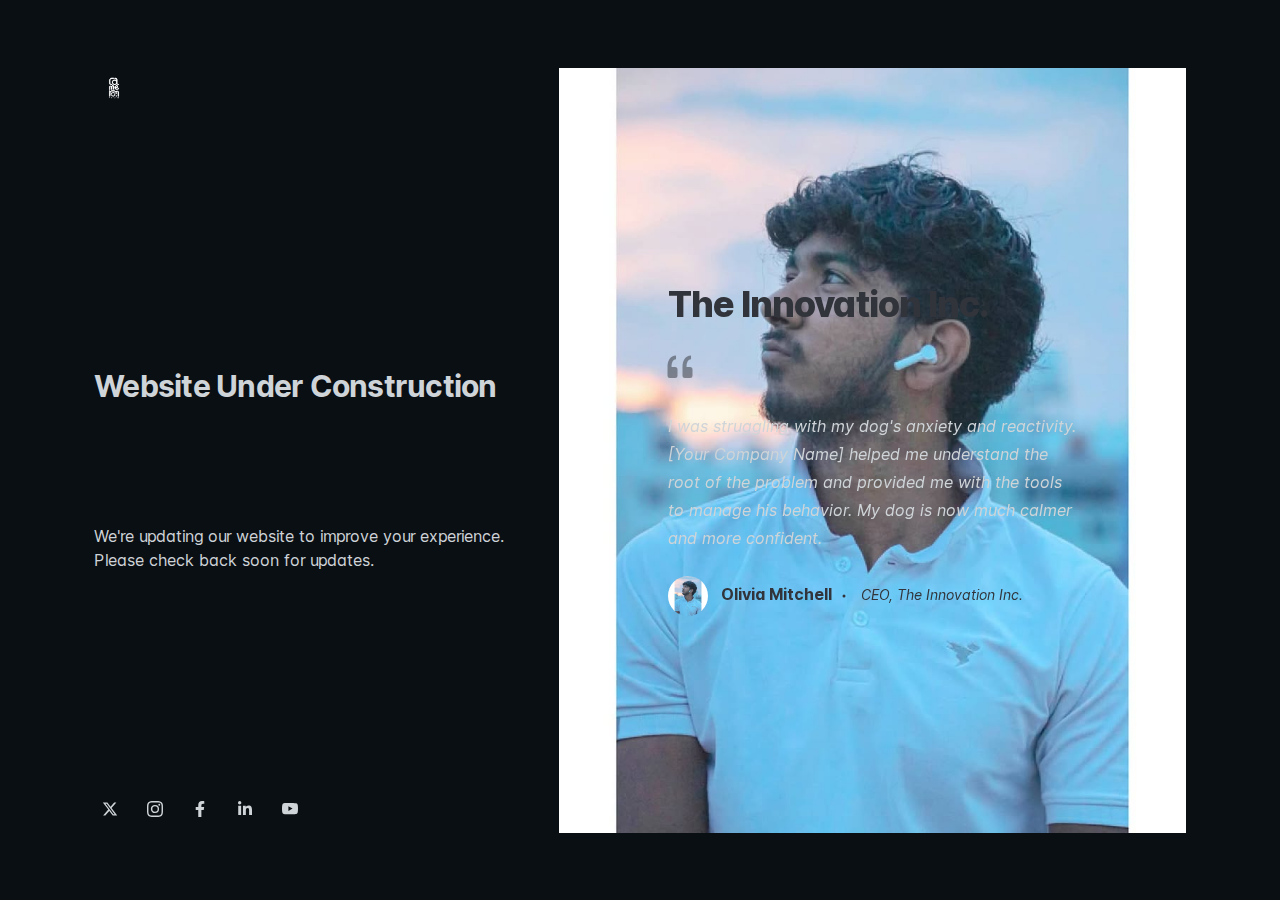
<file: underconstruction.html>
<!doctype html>
<html lang="en" dir="ltr" data-bs-theme="light">

<!-- Mirrored from tigmatemplate.me/canis/underconstruction.html by HTTrack Website Copier/3.x [XR&CO'2014], Thu, 12 Dec 2024 17:28:30 GMT -->
<!-- Added by HTTrack --><meta http-equiv="content-type" content="text/html;charset=utf-8" /><!-- /Added by HTTrack -->
<head>

    <meta charset="utf-8">
    <meta name="viewport" content="width=device-width, initial-scale=1">

    <!-- Update the 'content' attribute to reflect the actual content description -->
    <meta name="description" content="your_description_goes_here">

    <!-- Modify the 'content' attribute to include appropriate keywords -->
    <meta name="keywords" content="your_keywords_goes_here">

    <meta name="author" content="tigmatemplate">
    <meta name="generator" content="Bootstrap">

    <!-- Change the text within the <title> tag to match the webpage's content -->
    <title> Canis - Dog Training Services HTML Website Template </title>

    <!-- 
        Set the website's favicon and Apple touch icon using the files in the assets/logo folder. You can change these files to your own icons by replacing them with the same names and sizes.

        Be careful if you change the site.webmanifest file, as you need to update the src attribute of the icons array to match the new path of your icon files. Otherwise, your icons may not display correctly on some devices. 
    -->
	<link rel="apple-touch-icon" sizes="180x180" href="assets/logo/apple-touch-icon.png">
	<link rel="icon" type="image/png" sizes="32x32" href="assets/logo/favicon-32x32.png">
	<link rel="icon" type="image/png" sizes="16x16" href="assets/logo/favicon-16x16.png">
	<link rel="icon" type="image/x-icon" href="assets/logo/favicon.ico">
	<link rel="manifest" href="assets/logo/site.webmanifest">

    <!-- Stylesheets -->
    <link rel="stylesheet" href="assets/libraries/aos/aos.css">
    <link rel="stylesheet" href="assets/css/main.min.css">
    <link rel="stylesheet" href="assets/css/style.css">

    <!-- Open Graph Meta Tags for Social Sharing -->
    <!-- Update the 'title' and 'description' content below to enhance social sharing -->
    <meta property="og:title" content="your_title_goes_here">
    <meta property="og:description" content="your_description_goes_here">
    <!-- Update with actual absolute image URL like: https://example.com/main.jpg -->
    <meta property="og:image" content="your_absolute_image_url_goes_here">
    <!-- Update with the absolute URL of the content like: https://example.com/index.html -->
    <meta property="og:url" content="your_absolute_content_url_goes_here">
    <!-- Update with the type of object you’re sharing. (e.g., article, website, etc.) -->
    <meta property="og:type" content="website">
    <!-- Defines the content language -->
    <meta property="og:locale" content="en_US">

    
    <!-- X/Twitter Card Meta Tags for Social Sharing -->
    <meta name="twitter:card" content="summary_large_image">
    <!-- Update with your X/Twitter handle -->
    <meta name="twitter:site" content="@yourtwitterhandle"> 
    <!-- Update the 'title' and 'description' content below to enhance social sharing -->
    <meta name="twitter:title" content="your_title_goes_here"> 
    <meta name="twitter:description" content="your_description_goes_here">
    <!-- Update with actual absolute image URL like: https://example.com/main.jpg -->
    <meta name="twitter:image" content="your_absolute_image_url_goes_here"> 
    
    <!-- 
        The following line specifies the canonical URL for this page.
        Replace your_canonical_url_goes_here with the actual canonical URL if needed like: https://example.com/index.html
        Or just remove it!!!!
    -->
    <link rel="canonical" href="your_canonical_url_goes_here.html">

</head>
<body>


    <!-- loader-wrapper -->
    <div class="loader-wrapper">
        <div class="d-flex flex-column row-gap-5 align-items-center">
            <img src="assets/logo/logo.png" height="50" alt="logo">
            <div class="spinner-border text-primary p-4" role="status">
                <span class="visually-hidden">Loading...</span>
            </div>
        </div>
    </div>


	<div class="overflow-hidden">
		<div class="py-2 container">
			<div 
				class="row my-4 mx-0 justify-content-center justify-content-xl-between align-content-center" 
				style="min-height: calc(100vh - 4rem) !important;">
				<div class="col-12 col-sm-10 col-md-8 col-lg-6 col-xl-5 col-xxl-4">
					<div class="row h-100 align-content-between">
						<!-- header top -->
						<div class="col-12 d-flex justify-content-between align-items-center align-self-xl-start">
							<a href="index.html">
								<img src="assets/logo/logo.png" height="40" alt="Logo">
							</a>
						</div>

						<div class="col-12 py-8 py-xl-6">
							<h1 class="mt-5 mb-4 text-3xl fw-bold tracking-tight text-body-emphasis">
								Website Under Construction
							</h1>

							<!-- Date count down -->
							<div class="mt-4">
								<div 
									data-future-date="May 17, 2027 11:30:00" 
									id="timerCountDown" 
									class="d-flex justify-content-between fs-1 fw-lighter text-capitalize">
								</div>
							</div>

							<div class="d-flex justify-content-center my-5">
								<span class="d-inline-block border-top" style="width: 10%;"></span>
							</div>

							<p class="text-body-secondary text-base m-0 mt-3">
								We're updating our website to improve your experience. Please check back soon for updates.
							</p>
						</div>

						<div class="col-12">
							<!-- X icon -->
							<a href="javascript:;" class="me-2 btn social my-2 p-2 rounded-circle border text-body-tertiary text-body-emphasis-hover bg-body bg-body-secondary-hover">
								<span class="d-flex justify-content-center align-items-center">
									<svg width="16" height="16" fill="currentColor" viewBox="0 0 24 24" aria-hidden="true"> <g> <path d="M18.244 2.25h3.308l-7.227 8.26 8.502 11.24H16.17l-5.214-6.817L4.99 21.75H1.68l7.73-8.835L1.254 2.25H8.08l4.713 6.231zm-1.161 17.52h1.833L7.084 4.126H5.117z"></path> </g> </svg>
								</span>
							</a>

							<!-- intagram icon -->
							<a href="javascript:;" class="me-2 btn social my-2 p-2 rounded-circle border text-body-tertiary text-body-emphasis-hover bg-body bg-body-secondary-hover">
								<span class="d-flex justify-content-center align-items-center">
									<svg xmlns="http://www.w3.org/2000/svg" width="16" height="16" fill="currentColor" viewBox="0 0 16 16"> <path d="M8 0C5.829 0 5.556.01 4.703.048 3.85.088 3.269.222 2.76.42a3.917 3.917 0 0 0-1.417.923A3.927 3.927 0 0 0 .42 2.76C.222 3.268.087 3.85.048 4.7.01 5.555 0 5.827 0 8.001c0 2.172.01 2.444.048 3.297.04.852.174 1.433.372 1.942.205.526.478.972.923 1.417.444.445.89.719 1.416.923.51.198 1.09.333 1.942.372C5.555 15.99 5.827 16 8 16s2.444-.01 3.298-.048c.851-.04 1.434-.174 1.943-.372a3.916 3.916 0 0 0 1.416-.923c.445-.445.718-.891.923-1.417.197-.509.332-1.09.372-1.942C15.99 10.445 16 10.173 16 8s-.01-2.445-.048-3.299c-.04-.851-.175-1.433-.372-1.941a3.926 3.926 0 0 0-.923-1.417A3.911 3.911 0 0 0 13.24.42c-.51-.198-1.092-.333-1.943-.372C10.443.01 10.172 0 7.998 0h.003zm-.717 1.442h.718c2.136 0 2.389.007 3.232.046.78.035 1.204.166 1.486.275.373.145.64.319.92.599.28.28.453.546.598.92.11.281.24.705.275 1.485.039.843.047 1.096.047 3.231s-.008 2.389-.047 3.232c-.035.78-.166 1.203-.275 1.485a2.47 2.47 0 0 1-.599.919c-.28.28-.546.453-.92.598-.28.11-.704.24-1.485.276-.843.038-1.096.047-3.232.047s-2.39-.009-3.233-.047c-.78-.036-1.203-.166-1.485-.276a2.478 2.478 0 0 1-.92-.598 2.48 2.48 0 0 1-.6-.92c-.109-.281-.24-.705-.275-1.485-.038-.843-.046-1.096-.046-3.233 0-2.136.008-2.388.046-3.231.036-.78.166-1.204.276-1.486.145-.373.319-.64.599-.92.28-.28.546-.453.92-.598.282-.11.705-.24 1.485-.276.738-.034 1.024-.044 2.515-.045v.002zm4.988 1.328a.96.96 0 1 0 0 1.92.96.96 0 0 0 0-1.92zm-4.27 1.122a4.109 4.109 0 1 0 0 8.217 4.109 4.109 0 0 0 0-8.217zm0 1.441a2.667 2.667 0 1 1 0 5.334 2.667 2.667 0 0 1 0-5.334z"/> </svg>
								</span>
							</a>

							<!-- facebook icon -->
							<a href="javascript:;" class="me-2 btn social my-2 p-2 rounded-circle border text-body-tertiary text-body-emphasis-hover bg-body bg-body-secondary-hover">
								<span class="d-flex justify-content-center align-items-center">
									<svg xmlns="http://www.w3.org/2000/svg" width="16" height="16" fill="currentColor" viewBox="0 0 320 512"> <path d="M279.14 288l14.22-92.66h-88.91v-60.13c0-25.35 12.42-50.06 52.24-50.06h40.42V6.26S260.43 0 225.36 0c-73.22 0-121.08 44.38-121.08 124.72v70.62H22.89V288h81.39v224h100.17V288z"/> </svg>
								</span>
							</a>

							<!-- linkedIn icon -->
							<a href="javascript:;" class="me-2 btn social my-2 p-2 rounded-circle border text-body-tertiary text-body-emphasis-hover bg-body bg-body-secondary-hover">
								<span class="d-flex justify-content-center align-items-center">
									<svg xmlns="http://www.w3.org/2000/svg" width="16" height="16" fill="currentColor" viewBox="0 0 448 512"> <path d="M100.28 448H7.4V148.9h92.88zM53.79 108.1C24.09 108.1 0 83.5 0 53.8a53.79 53.79 0 0 1 107.58 0c0 29.7-24.1 54.3-53.79 54.3zM447.9 448h-92.68V302.4c0-34.7-.7-79.2-48.29-79.2-48.29 0-55.69 37.7-55.69 76.7V448h-92.78V148.9h89.08v40.8h1.3c12.4-23.5 42.69-48.3 87.88-48.3 94 0 111.28 61.9 111.28 142.3V448z"/> </svg>
								</span>
							</a>

							<!-- youtube icon -->
							<a href="javascript:;" class="me-2 btn social my-2 p-2 rounded-circle border text-body-tertiary text-body-emphasis-hover bg-body bg-body-secondary-hover">
								<span class="d-flex justify-content-center align-items-center">
									<svg xmlns="http://www.w3.org/2000/svg" width="16" height="16" fill="currentColor" viewBox="0 0 16 16"> <path d="M8.051 1.999h.089c.822.003 4.987.033 6.11.335a2.01 2.01 0 0 1 1.415 1.42c.101.38.172.883.22 1.402l.01.104.022.26.008.104c.065.914.073 1.77.074 1.957v.075c-.001.194-.01 1.108-.082 2.06l-.008.105-.009.104c-.05.572-.124 1.14-.235 1.558a2.007 2.007 0 0 1-1.415 1.42c-1.16.312-5.569.334-6.18.335h-.142c-.309 0-1.587-.006-2.927-.052l-.17-.006-.087-.004-.171-.007-.171-.007c-1.11-.049-2.167-.128-2.654-.26a2.007 2.007 0 0 1-1.415-1.419c-.111-.417-.185-.986-.235-1.558L.09 9.82l-.008-.104A31.4 31.4 0 0 1 0 7.68v-.123c.002-.215.01-.958.064-1.778l.007-.103.003-.052.008-.104.022-.26.01-.104c.048-.519.119-1.023.22-1.402a2.007 2.007 0 0 1 1.415-1.42c.487-.13 1.544-.21 2.654-.26l.17-.007.172-.006.086-.003.171-.007A99.788 99.788 0 0 1 7.858 2h.193zM6.4 5.209v4.818l4.157-2.408L6.4 5.209z"/> </svg>
								</span>
							</a>
						</div>
					</div>
				</div>

				<div class="d-none d-xl-block col-xl-7" style="height: 85vh !important;" data-aos="fade-left" data-aos-duration="3000">
					<div class="h-100 position-relative" data-bs-theme="dark">
						<div class="position-absolute top-0 end-0 bottom-0 start-0 z-n1 rounded-5">
							<img src="assets/img/team/t1.jpg" class="w-100 h-100 rounded-5 object-fit-cover" alt="Image description">
						</div>

						<div class="bg-dark position-absolute top-0 end-0 bottom-0 start-0 z-n1 rounded-5" style="opacity: 0.85; mix-blend-mode: multiply; filter: contrast(1.15) brightness(0.85);">
						</div>

						<div class="h-100">
							<div class="row h-100 justify-content-center align-items-center">
								<div class="col-10 col-xl-8">
									<h2 class="m-0 text-4xl tracking-tight fw-extrabold text-body-secondary">
										The Innovation Inc.
									</h2>

									<figure class="m-0 mt-4">
										<blockquote class="blockquote">
											<svg class="bi bi-quote text-body-secondary opacity-50 ms-n2 rtl-flip" xmlns="http://www.w3.org/2000/svg" width="2.5rem" height="2.5rem" fill="currentColor" viewBox="0 0 16 16">
												<path d="M12 12a1 1 0 0 0 1-1V8.558a1 1 0 0 0-1-1h-1.388c0-.351.021-.703.062-1.054.062-.372.166-.703.31-.992.145-.29.331-.517.559-.683.227-.186.516-.279.868-.279V3c-.579 0-1.085.124-1.52.372a3.322 3.322 0 0 0-1.085.992 4.92 4.92 0 0 0-.62 1.458A7.712 7.712 0 0 0 9 7.558V11a1 1 0 0 0 1 1h2Zm-6 0a1 1 0 0 0 1-1V8.558a1 1 0 0 0-1-1H4.612c0-.351.021-.703.062-1.054.062-.372.166-.703.31-.992.145-.29.331-.517.559-.683.227-.186.516-.279.868-.279V3c-.579 0-1.085.124-1.52.372a3.322 3.322 0 0 0-1.085.992 4.92 4.92 0 0 0-.62 1.458A7.712 7.712 0 0 0 3 7.558V11a1 1 0 0 0 1 1h2Z"/>
											</svg>

											<p class="my-4 text-body fst-italic text-base leading-7">
												I was struggling with my dog's anxiety and reactivity. [Your Company Name] helped me understand the root of the problem and provided me with the tools to manage his behavior. My dog is now much calmer and more confident.
											</p>
										</blockquote>

										<figcaption class="mt-4">
											<img src="assets/img/small-team/st1.jpg" height="40" width="40" class="rounded-circle object-fit-cover border border-light" alt="Testimonial author's image">

											<span class="ps-2 text-body-secondary fw-bold">
												Olivia Mitchell
											</span>

											<svg class="bi bi-dot text-body-secondary" xmlns="http://www.w3.org/2000/svg" width="16" height="16" fill="currentColor" viewBox="0 0 16 16">
												<path d="M8 9.5a1.5 1.5 0 1 0 0-3 1.5 1.5 0 0 0 0 3z"/>
											</svg>

											<cite title="CEO, The Excellence Inc." class="ps-1 small text-body-secondary">CEO, The Innovation Inc.</cite>
										</figcaption>
									</figure>
								</div>
							</div>
						</div>
					</div>
				</div>
			</div>
		</div>
	</div>


	<!-- Bootstrap JavaScript: Bundle with Popper -->
	<script src="assets/libraries/bootstrap/js/bootstrap.bundle.min.js"></script>
	<script src="assets/libraries/aos/aos.js"></script>
	<script src="assets/js/scripts.js"></script>


</body>

<!-- Mirrored from tigmatemplate.me/canis/underconstruction.html by HTTrack Website Copier/3.x [XR&CO'2014], Thu, 12 Dec 2024 17:28:30 GMT -->
</html>
</file>
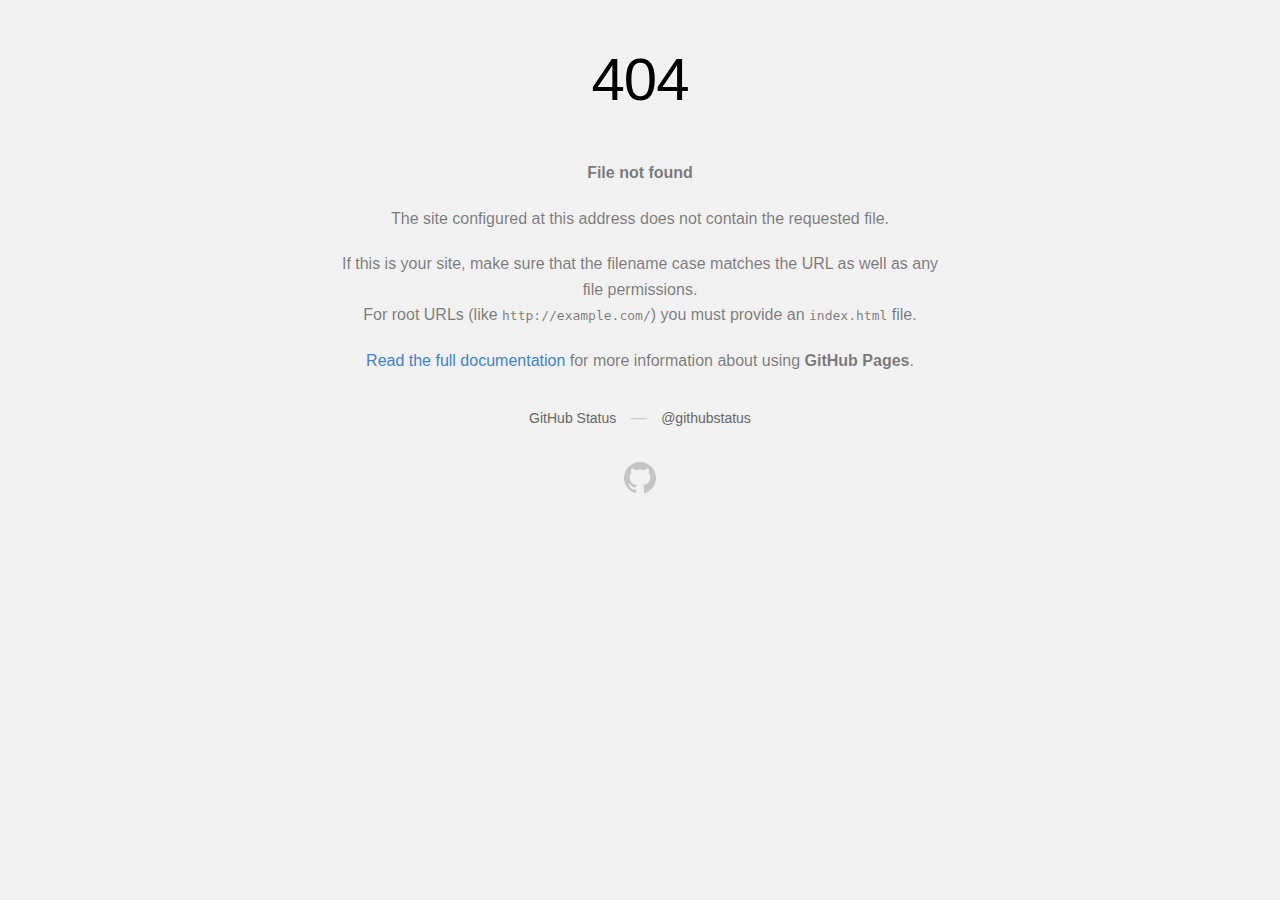
<file: your_canonical_url_goes_here.html>
<!DOCTYPE html>
<html>
  <head>
    <meta http-equiv="Content-type" content="text/html; charset=utf-8">
    <meta http-equiv="Content-Security-Policy" content="default-src 'none'; style-src 'unsafe-inline'; img-src data:; connect-src 'self'">
    <title>Page not found &middot; GitHub Pages</title>
    <style type="text/css" media="screen">
      body {
        background-color: #f1f1f1;
        margin: 0;
        font-family: "Helvetica Neue", Helvetica, Arial, sans-serif;
      }

      .container { margin: 50px auto 40px auto; width: 600px; text-align: center; }

      a { color: #4183c4; text-decoration: none; }
      a:hover { text-decoration: underline; }

      h1 { width: 800px; position:relative; left: -100px; letter-spacing: -1px; line-height: 60px; font-size: 60px; font-weight: 100; margin: 0px 0 50px 0; text-shadow: 0 1px 0 #fff; }
      p { color: rgba(0, 0, 0, 0.5); margin: 20px 0; line-height: 1.6; }

      ul { list-style: none; margin: 25px 0; padding: 0; }
      li { display: table-cell; font-weight: bold; width: 1%; }

      .logo { display: inline-block; margin-top: 35px; }
      .logo-img-2x { display: none; }
      @media
      only screen and (-webkit-min-device-pixel-ratio: 2),
      only screen and (   min--moz-device-pixel-ratio: 2),
      only screen and (     -o-min-device-pixel-ratio: 2/1),
      only screen and (        min-device-pixel-ratio: 2),
      only screen and (                min-resolution: 192dpi),
      only screen and (                min-resolution: 2dppx) {
        .logo-img-1x { display: none; }
        .logo-img-2x { display: inline-block; }
      }

      #suggestions {
        margin-top: 35px;
        color: #ccc;
      }
      #suggestions a {
        color: #666666;
        font-weight: 200;
        font-size: 14px;
        margin: 0 10px;
      }

    </style>
  </head>
  <body>

    <div class="container">

      <h1>404</h1>
      <p><strong>File not found</strong></p>

      <p>
        The site configured at this address does not
        contain the requested file.
      </p>

      <p>
        If this is your site, make sure that the filename case matches the URL
        as well as any file permissions.<br>
        For root URLs (like <code>http://example.com/</code>) you must provide an
        <code>index.html</code> file.
      </p>

      <p>
        <a href="https://help.github.com/pages/">Read the full documentation</a>
        for more information about using <strong>GitHub Pages</strong>.
      </p>

      <div id="suggestions">
        <a href="https://githubstatus.com">GitHub Status</a> &mdash;
        <a href="https://twitter.com/githubstatus">@githubstatus</a>
      </div>

      <a href="/" class="logo logo-img-1x">
        <img width="32" height="32" title="" alt="" src="[data-uri]">
      </a>

      <a href="/" class="logo logo-img-2x">
        <img width="32" height="32" title="" alt="" src="[data-uri]">
      </a>
    </div>
  </body>
</html>
</file>
<file: assets/css/style.css>
/*  
  -------------------------------------------
  -----      CSS for the font used      -----
  -------------------------------------------
*/

@import url('font/inter.css');

body {
    font-family: 'Inter var', sans-serif;
    font-feature-settings: "cv02","cv03","cv04","cv11";
}



/*  
  ------------------------------------------- 
  -----      CSS for the preloader      -----
  -------------------------------------------
*/

.loader-wrapper {
    position: fixed !important;
    top: 0 !important;
    left: 0 !important;
    bottom: 0 !important;
    right: 0 !important;
    background-color: rgba(var(--bs-body-bg-rgb), 1) !important;
    display:flex;
    justify-content: center !important;
    align-items: center !important;
    z-index: 2000 !important;
}



/*  
  -------------------------------------------------------------------------------- 
  -----      CSS for the default styles for both directions RTL and LTR      -----
  --------------------------------------------------------------------------------
*/

.left-to-right {
    display: none !important;
}
.right-to-left {
    display: none !important;
}
[dir="ltr"] .left-to-right {
    display: inline !important;
}
[dir="rtl"] .right-to-left {
    display: inline !important;
}

[dir="rtl"] .rtl-flip {
    transform: scaleX(-1) !important;
}

[dir="rtl"] .breadcrumb-item + .breadcrumb-item::before {
    transform: scaleX(-1);
}



/*  
  -------------------------------------------  
  -----      CSS for the AOS's RTL      -----
  -------------------------------------------
*/

[dir="rtl"] [data-aos=fade-left] {
    transform: translate3d(-100px, 0, 0);
}
[dir="rtl"] [data-aos=fade-right] {
    transform: translate3d(100px, 0, 0); 
}

[dir="rtl"] [data-aos=fade-up-left] {
    transform: translate3d(-100px, 100px, 0); 
}
[dir="rtl"] [data-aos=fade-up-right] {
    transform: translate3d(100px, 100px, 0); 
}

[dir="rtl"] [data-aos=fade-down-left] {
    transform: translate3d(-100px,-100px,0); 
}
[dir="rtl"] [data-aos=fade-down-right] {
    transform: translate3d(100px, -100px, 0); 
}

[dir="rtl"] [data-aos=flip-right] {
    transform: perspective(2500px) rotateY(-100deg);
}
[dir="rtl"] [data-aos=flip-left] {
    transform: perspective(2500px) rotateY(100deg);
}
[dir="rtl"] [data-aos=flip-right].aos-animate {
    transform: perspective(2500px) rotateY(0);
}
[dir="rtl"] [data-aos=flip-left].aos-animate {
    transform: perspective(2500px) rotateY(0);
}

[dir="rtl"] [data-aos=slide-left] {
    transform: translate3d(-100%,0,0);
}
[dir="rtl"] [data-aos=slide-right] {
    transform: translate3d(100%,0,0);
}

[dir="rtl"] [data-aos=zoom-in-right] {
    transform: translate3d(100px,0,0) scale(.6);
}
[dir="rtl"] [data-aos=zoom-in-left] {
    transform: translate3d(-100px,0,0) scale(.6);
}

[dir="rtl"] [data-aos=zoom-out-right] {
    transform: translate3d(100px,0,0) scale(1.2);
}
[dir="rtl"] [data-aos=zoom-out-left] {
    transform: translate3d(-100px,0,0) scale(1.2);
}



/*  
  ----------------------------------------------------  
  -----      CSS for the button back to top      -----
  ----------------------------------------------------
*/

.btn-back-to-top {
    position: fixed;
    bottom: 20px;
    display: none;
    z-index: 10;
}

[dir="ltr"] .btn-back-to-top {
    right: 20px;
}

[dir="rtl"] .btn-back-to-top {
    left: 20px;
}



/*  
  ------------------------------------------------
  -----      CSS for the top navigation      -----
  ------------------------------------------------
*/

.navigation {
    z-index: 1030;
}



/*  
  -----------------------------------------------------------------------
  -----      CSS for the privacy policy terms of service style      -----
  -----------------------------------------------------------------------
*/

.sidebar .nav-link.active{
    color: var(--bs-white) !important;
}



/*  
  --------------------------------------------------  
  -----      CSS for the timer count down      -----
  --------------------------------------------------
*/

#timerCountDown div {
    text-align: center;
}

#timerCountDown div span {
    display: block;
    font-size: 1rem;
    font-weight: 400;
    text-align: center;
}



/*  
  ----------------------------------------------- 
  -----      CSS for the gallery items      -----
  -----------------------------------------------
*/

.active-tabs-underline .active {
    color: var(--bs-primary-text-emphasis) !important;
}



.btn-primary {
    color: #f9f7f3;
}
</file>
<file: assets/css/main.min.css>
﻿:root, [data-bs-theme=dark] {
    --bs-blue: #1c3d5a;
    --bs-indigo: #394867;
    --bs-purple: #5d7290;
    --bs-pink: #8ea3bf;
    --bs-red: #e63946;
    --bs-orange: #f97f51;
    --bs-yellow: #eab308;
    --bs-green: #1d7874;
    --bs-teal: #257985;
    --bs-cyan: #3f8ebf;
    --bs-black: #0a0f14;
    --bs-white: #f8f9fa;
    --bs-gray: #2c2f33;
    --bs-gray-dark: #202225;
    --bs-gray-100: #31343a;
    --bs-gray-200: #40444b;
    --bs-gray-300: #555b63;
    --bs-gray-400: #6b7280;
    --bs-gray-500: #818c9e;
    --bs-gray-600: #97a0b0;
    --bs-gray-700: #afb8c3;
    --bs-gray-800: #c6ced9;
    --bs-gray-900: #dee4eb;
    --bs-primary: #1c3d5a;
    --bs-secondary: #2c2f33;
    --bs-success: #1d7874;
    --bs-info: #3f8ebf;
    --bs-warning: #f97f51;
    --bs-danger: #e63946;
    --bs-light: #40444b;
    --bs-dark: #202225;
    --bs-primary-text-emphasis: #1d6185;
    --bs-secondary-text-emphasis: #2c2f33;
    --bs-success-text-emphasis: #0f534e;
    --bs-info-text-emphasis: #1d6185;
    --bs-warning-text-emphasis: #cc5d42;
    --bs-danger-text-emphasis: #b22a35;
    --bs-light-text-emphasis: #6b7280;
    --bs-dark-text-emphasis: #40444b;
    --bs-primary-bg-subtle: #0e1f2e;
    --bs-secondary-bg-subtle: #2c2f33;
    --bs-success-bg-subtle: #0f534e;
    --bs-info-bg-subtle: #1d6185;
    --bs-warning-bg-subtle: #cc5d42;
    --bs-danger-bg-subtle: #b22a35;
    --bs-light-bg-subtle: #555b63;
    --bs-dark-bg-subtle: #202225;
    --bs-border-color: #31343a;
    --bs-body-bg: #0a0f14;
    --bs-body-color: #cfd4d8;
  }
  
  [data-bs-theme=dark] {
    color-scheme: dark;
    --bs-body-color: #cfd4d8;
    --bs-body-color-rgb: 207, 212, 216;
    --bs-body-bg: #1a1d20;
    --bs-body-bg-rgb: 26, 29, 32;
    --bs-emphasis-color: #f8f9fa;
    --bs-emphasis-color-rgb: 248, 249, 250;
    --bs-secondary-color: #31343a;
    --bs-secondary-color-rgb: 49, 52, 58;
    --bs-secondary-bg: #23272a;
    --bs-secondary-bg-rgb: 35, 39, 42;
    --bs-tertiary-color: #3b4147;
    --bs-tertiary-color-rgb: 59, 65, 71;
    --bs-tertiary-bg: #1f2226;
    --bs-tertiary-bg-rgb: 31, 34, 38;
    --bs-primary-text-emphasis: #1c3d5a;
    --bs-secondary-text-emphasis: #2c2f33;
    --bs-success-text-emphasis: #1d7874;
    --bs-info-text-emphasis: #3f8ebf;
    --bs-warning-text-emphasis: #f97f51;
    --bs-danger-text-emphasis: #e63946;
    --bs-light-text-emphasis: #818c9e;
    --bs-dark-text-emphasis: #40444b;
    --bs-primary-bg-subtle: #0e1f2e;
    --bs-secondary-bg-subtle: #2c2f33;
    --bs-success-bg-subtle: #0f534e;
    --bs-info-bg-subtle: #1d6185;
    --bs-warning-bg-subtle: #cc5d42;
    --bs-danger-bg-subtle: #b22a35;
    --bs-light-bg-subtle: #555b63;
    --bs-dark-bg-subtle: #202225;
    --bs-primary-border-subtle: #163248;
    --bs-secondary-border-subtle: #1f2226;
    --bs-success-border-subtle: #0f534e;
    --bs-info-border-subtle: #1d6185;
    --bs-warning-border-subtle: #a33d27;
    --bs-danger-border-subtle: #8d252c;
    --bs-light-border-subtle: #3b4147;
    --bs-dark-border-subtle: #1a1d20;
    --bs-link-color: #76a9d0;
    --bs-link-hover-color: #a1cbee;
    --bs-link-color-rgb: 118, 169, 208;
    --bs-link-hover-color-rgb: 161, 203, 238;
    --bs-code-color: #5d7290;
    --bs-highlight-color: #cfd4d8;
    --bs-highlight-bg: #1c3d5a;
    --bs-border-color: #31343a;
    --bs-border-color-translucent: rgba(255, 255, 255, 0.15);
    --bs-form-valid-color: #1d7874;
    --bs-form-valid-border-color: #1d7874;
    --bs-form-invalid-color: #e63946;
    --bs-form-invalid-border-color: #e63946;
  }
  
  *, *::before, *::after {
    box-sizing: border-box;
  }
  @media(prefers-reduced-motion: no-preference) {
    :root {
      scroll-behavior: smooth;
    }
  }
  body {
    margin: 0;
    font-family: var(--bs-body-font-family);
    font-size: var(--bs-body-font-size);
    font-weight: var(--bs-body-font-weight);
    line-height: var(--bs-body-line-height);
    color: var(--bs-body-color);
    text-align: var(--bs-body-text-align);
    background-color: var(--bs-body-bg);
    -webkit-text-size-adjust: 100%;
    -webkit-tap-highlight-color: rgba(0, 0, 0, 0);
  }
  hr {
    margin: 1rem 0;
    color: inherit;
    border: 0;
    border-top: var(--bs-border-width) solid;
    opacity: 0.25;
  }
  h6, .h6, h5, .h5, h4, .h4, h3, .h3, h2, .h2, h1, .h1 {
    margin-top: 0;
    margin-bottom: 0.5rem;
    font-weight: 500;
    line-height: 1.2;
    color: var(--bs-heading-color);
  }
  h1, .h1 {
    font-size: calc(1.375rem + 1.5vw);
  }
  @media(min-width: 1200px) {
    h1, .h1 {
      font-size: 2.5rem;
    }
  }
  h2, .h2 {
    font-size: calc(1.325rem + 0.9vw);
  }
  @media(min-width: 1200px) {
    h2, .h2 {
      font-size: 2rem;
    }
  }
  h3, .h3 {
    font-size: calc(1.3rem + 0.6vw);
  }
  @media(min-width: 1200px) {
    h3, .h3 {
      font-size: 1.75rem;
    }
  }
  h4, .h4 {
    font-size: calc(1.275rem + 0.3vw);
  }
  @media(min-width: 1200px) {
    h4, .h4 {
      font-size: 1.5rem;
    }
  }
  h5, .h5 {
    font-size: 1.25rem;
  }
  h6, .h6 {
    font-size: 1rem;
  }
  p {
    margin-top: 0;
    margin-bottom: 1rem;
  }
  abbr[title] {
    text-decoration: underline dotted;
    cursor: help;
    text-decoration-skip-ink: none;
  }
  address {
    margin-bottom: 1rem;
    font-style: normal;
    line-height: inherit;
  }
  ol, ul {
    padding-left: 2rem;
  }
  ol, ul, dl {
    margin-top: 0;
    margin-bottom: 1rem;
  }
  ol ol, ul ul, ol ul, ul ol {
    margin-bottom: 0;
  }
  dt {
    font-weight: 700;
  }
  dd {
    margin-bottom: 0.5rem;
    margin-left: 0;
  }
  blockquote {
    margin: 0 0 1rem;
  }
  b, strong {
    font-weight: bolder;
  }
  small, .small {
    font-size: 0.875em;
  }
  mark, .mark {
    padding: 0.1875em;
    color: var(--bs-highlight-color);
    background-color: var(--bs-highlight-bg);
  }
  sub, sup {
    position: relative;
    font-size: 0.75em;
    line-height: 0;
    vertical-align: baseline;
  }
  sub {
    bottom: -0.25em;
  }
  sup {
    top: -0.5em;
  }
  a {
    color: rgba(var(--bs-link-color-rgb), var(--bs-link-opacity, 1));
    text-decoration: underline;
  }
  a:hover {
    --bs-link-color-rgb: var(--bs-link-hover-color-rgb);
  }
  a:not([href]):not([class]), a:not([href]):not([class]):hover {
    color: inherit;
    text-decoration: none;
  }
  pre, code, kbd, samp {
    font-family: var(--bs-font-monospace);
    font-size: 1em;
  }
  pre {
    display: block;
    margin-top: 0;
    margin-bottom: 1rem;
    overflow: auto;
    font-size: 0.875em;
  }
  pre code {
    font-size: inherit;
    color: inherit;
    word-break: normal;
  }
  code {
    font-size: 0.875em;
    color: var(--bs-code-color);
    word-wrap: break-word;
  }
  a > code {
    color: inherit;
  }
  kbd {
    padding: 0.1875rem 0.375rem;
    font-size: 0.875em;
    color: var(--bs-body-bg);
    background-color: var(--bs-body-color);
    border-radius: 0.25rem;
  }
  kbd kbd {
    padding: 0;
    font-size: 1em;
  }
  figure {
    margin: 0 0 1rem;
  }
  img, svg {
    vertical-align: middle;
  }
  table {
    caption-side: bottom;
    border-collapse: collapse;
  }
  
caption {
	padding-top:.5rem;
	padding-bottom:.5rem;
	color:var(--bs-secondary-color);
	text-align:left
}
th {
	text-align:inherit;
	text-align:-webkit-match-parent
}
thead,tbody,tfoot,tr,td,th {
	border-color:inherit;
	border-style:solid;
	border-width:0
}
label {
	display:inline-block
}
button {
	border-radius:0
}
button:focus:not(:focus-visible) {
	outline:0
}
input,button,select,optgroup,textarea {
	margin:0;
	font-family:inherit;
	font-size:inherit;
	line-height:inherit
}
button,select {
	text-transform:none
}
[role=button] {
	cursor:pointer
}
select {
	word-wrap:normal
}
select:disabled {
	opacity:1
}
[list]:not([type=date]):not([type=datetime-local]):not([type=month]):not([type=week]):not([type=time])::-webkit-calendar-picker-indicator {
	display:none !important
}
button,[type=button],[type=reset],[type=submit] {
	-webkit-appearance:button
}
button:not(:disabled),[type=button]:not(:disabled),[type=reset]:not(:disabled),[type=submit]:not(:disabled) {
	cursor:pointer
}
::-moz-focus-inner {
	padding:0;
	border-style:none
}
textarea {
	resize:vertical
}
fieldset {
	min-width:0;
	padding:0;
	margin:0;
	border:0
}
legend {
	float:left;
	width:100%;
	padding:0;
	margin-bottom:.5rem;
	font-size:calc(1.275rem + 0.3vw);
	line-height:inherit
}
@media(min-width: 1200px) {
	legend {
	font-size:1.5rem
}
}
legend+* {
	clear:left
}
::-webkit-datetime-edit-fields-wrapper,::-webkit-datetime-edit-text,::-webkit-datetime-edit-minute,::-webkit-datetime-edit-hour-field,::-webkit-datetime-edit-day-field,::-webkit-datetime-edit-month-field,::-webkit-datetime-edit-year-field {
	padding:0
}
::-webkit-inner-spin-button {
	height:auto
}
[type=search] {
	-webkit-appearance:textfield;
	outline-offset:-2px
}
::-webkit-search-decoration {
	-webkit-appearance:none
}
::-webkit-color-swatch-wrapper {
	padding:0
}
::file-selector-button {
	font:inherit;
	-webkit-appearance:button
}
output {
	display:inline-block
}
iframe {
	border:0
}
summary {
	display:list-item;
	cursor:pointer
}
progress {
	vertical-align:baseline
}
[hidden] {
	display:none !important
}
.lead {
	font-size:1.25rem;
	font-weight:300
}
.display-1 {
	font-size:calc(1.625rem + 4.5vw);
	font-weight:300;
	line-height:1.2
}
@media(min-width: 1200px) {
	.display-1 {
	font-size:5rem
}
}
.display-2 {
	font-size:calc(1.575rem + 3.9vw);
	font-weight:300;
	line-height:1.2
}
@media(min-width: 1200px) {
	.display-2 {
	font-size:4.5rem
}
}
.display-3 {
	font-size:calc(1.525rem + 3.3vw);
	font-weight:300;
	line-height:1.2
}
@media(min-width: 1200px) {
	.display-3 {
	font-size:4rem
}
}
.display-4 {
	font-size:calc(1.475rem + 2.7vw);
	font-weight:300;
	line-height:1.2
}
@media(min-width: 1200px) {
	.display-4 {
	font-size:3.5rem
}
}
.display-5 {
	font-size:calc(1.425rem + 2.1vw);
	font-weight:300;
	line-height:1.2
}
@media(min-width: 1200px) {
	.display-5 {
	font-size:3rem
}
}
.display-6 {
	font-size:calc(1.375rem + 1.5vw);
	font-weight:300;
	line-height:1.2
}
@media(min-width: 1200px) {
	.display-6 {
	font-size:2.5rem
}
}
.list-unstyled {
	padding-left:0;
	list-style:none
}
.list-inline {
	padding-left:0;
	list-style:none
}
.list-inline-item {
	display:inline-block
}
.list-inline-item:not(:last-child) {
	margin-right:.5rem
}
.initialism {
	font-size:0.875em;
	text-transform:uppercase
}
.blockquote {
	margin-bottom:1rem;
	font-size:1.25rem
}
.blockquote>:last-child {
	margin-bottom:0
}
.blockquote-footer {
	margin-top:-1rem;
	margin-bottom:1rem;
	font-size:0.875em;
	color:#81654d
}
.blockquote-footer::before {
	content:"— "
}
.img-fluid {
	max-width:100%;
	height:auto
}
.img-thumbnail {
	padding:.25rem;
	background-color:var(--bs-body-bg);
	border:var(--bs-border-width) solid var(--bs-border-color);
	border-radius:var(--bs-border-radius);
	max-width:100%;
	height:auto
}
.figure {
	display:inline-block
}
.figure-img {
	margin-bottom:.5rem;
	line-height:1
}
.figure-caption {
	font-size:0.875em;
	color:var(--bs-secondary-color)
}
.container,.container-fluid,.container-xxl,.container-xl,.container-lg,.container-md,.container-sm {
	--bs-gutter-x: 1.5rem;
	--bs-gutter-y: 0;
	width:100%;
	padding-right:calc(var(--bs-gutter-x)*.5);
	padding-left:calc(var(--bs-gutter-x)*.5);
	margin-right:auto;
	margin-left:auto
}
@media(min-width: 576px) {
	.container-sm,.container {
	max-width:540px
}
}
@media(min-width: 768px) {
	.container-md,.container-sm,.container {
	max-width:720px
}
}
@media(min-width: 992px) {
	.container-lg,.container-md,.container-sm,.container {
	max-width:960px
}
}
@media(min-width: 1200px) {
	.container-xl,.container-lg,.container-md,.container-sm,.container {
	max-width:1140px
}
}
@media(min-width: 1400px) {
	.container-xxl,.container-xl,.container-lg,.container-md,.container-sm,.container {
	max-width:1320px
}
}
:root {
	--bs-breakpoint-xs: 0;
	--bs-breakpoint-sm: 576px;
	--bs-breakpoint-md: 768px;
	--bs-breakpoint-lg: 992px;
	--bs-breakpoint-xl: 1200px;
	--bs-breakpoint-xxl: 1400px
}
.row {
	--bs-gutter-x: 1.5rem;
	--bs-gutter-y: 0;
	display:flex;
	flex-wrap:wrap;
	margin-top:calc(-1*var(--bs-gutter-y));
	margin-right:calc(-0.5*var(--bs-gutter-x));
	margin-left:calc(-0.5*var(--bs-gutter-x))
}
.row>* {
	flex-shrink:0;
	width:100%;
	max-width:100%;
	padding-right:calc(var(--bs-gutter-x)*.5);
	padding-left:calc(var(--bs-gutter-x)*.5);
	margin-top:var(--bs-gutter-y)
}
.col {
	flex:1 0 0%
}
.row-cols-auto>* {
	flex:0 0 auto;
	width:auto
}
.row-cols-1>* {
	flex:0 0 auto;
	width:100%
}
.row-cols-2>* {
	flex:0 0 auto;
	width:50%
}
.row-cols-3>* {
	flex:0 0 auto;
	width:33.33333333%
}
.row-cols-4>* {
	flex:0 0 auto;
	width:25%
}
.row-cols-5>* {
	flex:0 0 auto;
	width:20%
}
.row-cols-6>* {
	flex:0 0 auto;
	width:16.66666667%
}
.col-auto {
	flex:0 0 auto;
	width:auto
}
.col-1 {
	flex:0 0 auto;
	width:8.33333333%
}
.col-2 {
	flex:0 0 auto;
	width:16.66666667%
}
.col-3 {
	flex:0 0 auto;
	width:25%
}
.col-4 {
	flex:0 0 auto;
	width:33.33333333%
}
.col-5 {
	flex:0 0 auto;
	width:41.66666667%
}
.col-6 {
	flex:0 0 auto;
	width:50%
}
.col-7 {
	flex:0 0 auto;
	width:58.33333333%
}
.col-8 {
	flex:0 0 auto;
	width:66.66666667%
}
.col-9 {
	flex:0 0 auto;
	width:75%
}
.col-10 {
	flex:0 0 auto;
	width:83.33333333%
}
.col-11 {
	flex:0 0 auto;
	width:91.66666667%
}
.col-12 {
	flex:0 0 auto;
	width:100%
}
.offset-1 {
	margin-left:8.33333333%
}
.offset-2 {
	margin-left:16.66666667%
}
.offset-3 {
	margin-left:25%
}
.offset-4 {
	margin-left:33.33333333%
}
.offset-5 {
	margin-left:41.66666667%
}
.offset-6 {
	margin-left:50%
}
.offset-7 {
	margin-left:58.33333333%
}
.offset-8 {
	margin-left:66.66666667%
}
.offset-9 {
	margin-left:75%
}
.offset-10 {
	margin-left:83.33333333%
}
.offset-11 {
	margin-left:91.66666667%
}
.g-0,.gx-0 {
	--bs-gutter-x: 0
}
.g-0,.gy-0 {
	--bs-gutter-y: 0
}
.g-1,.gx-1 {
	--bs-gutter-x: 0.25rem
}
.g-1,.gy-1 {
	--bs-gutter-y: 0.25rem
}
.g-2,.gx-2 {
	--bs-gutter-x: 0.5rem
}
.g-2,.gy-2 {
	--bs-gutter-y: 0.5rem
}
.g-3,.gx-3 {
	--bs-gutter-x: 1rem
}
.g-3,.gy-3 {
	--bs-gutter-y: 1rem
}
.g-4,.gx-4 {
	--bs-gutter-x: 1.5rem
}
.g-4,.gy-4 {
	--bs-gutter-y: 1.5rem
}
.g-5,.gx-5 {
	--bs-gutter-x: 3rem
}
.g-5,.gy-5 {
	--bs-gutter-y: 3rem
}
@media(min-width: 576px) {
	.col-sm {
	flex:1 0 0%
}
.row-cols-sm-auto>* {
	flex:0 0 auto;
	width:auto
}
.row-cols-sm-1>* {
	flex:0 0 auto;
	width:100%
}
.row-cols-sm-2>* {
	flex:0 0 auto;
	width:50%
}
.row-cols-sm-3>* {
	flex:0 0 auto;
	width:33.33333333%
}
.row-cols-sm-4>* {
	flex:0 0 auto;
	width:25%
}
.row-cols-sm-5>* {
	flex:0 0 auto;
	width:20%
}
.row-cols-sm-6>* {
	flex:0 0 auto;
	width:16.66666667%
}
.col-sm-auto {
	flex:0 0 auto;
	width:auto
}
.col-sm-1 {
	flex:0 0 auto;
	width:8.33333333%
}
.col-sm-2 {
	flex:0 0 auto;
	width:16.66666667%
}
.col-sm-3 {
	flex:0 0 auto;
	width:25%
}
.col-sm-4 {
	flex:0 0 auto;
	width:33.33333333%
}
.col-sm-5 {
	flex:0 0 auto;
	width:41.66666667%
}
.col-sm-6 {
	flex:0 0 auto;
	width:50%
}
.col-sm-7 {
	flex:0 0 auto;
	width:58.33333333%
}
.col-sm-8 {
	flex:0 0 auto;
	width:66.66666667%
}
.col-sm-9 {
	flex:0 0 auto;
	width:75%
}
.col-sm-10 {
	flex:0 0 auto;
	width:83.33333333%
}
.col-sm-11 {
	flex:0 0 auto;
	width:91.66666667%
}
.col-sm-12 {
	flex:0 0 auto;
	width:100%
}
.offset-sm-0 {
	margin-left:0
}
.offset-sm-1 {
	margin-left:8.33333333%
}
.offset-sm-2 {
	margin-left:16.66666667%
}
.offset-sm-3 {
	margin-left:25%
}
.offset-sm-4 {
	margin-left:33.33333333%
}
.offset-sm-5 {
	margin-left:41.66666667%
}
.offset-sm-6 {
	margin-left:50%
}
.offset-sm-7 {
	margin-left:58.33333333%
}
.offset-sm-8 {
	margin-left:66.66666667%
}
.offset-sm-9 {
	margin-left:75%
}
.offset-sm-10 {
	margin-left:83.33333333%
}
.offset-sm-11 {
	margin-left:91.66666667%
}
.g-sm-0,.gx-sm-0 {
	--bs-gutter-x: 0
}
.g-sm-0,.gy-sm-0 {
	--bs-gutter-y: 0
}
.g-sm-1,.gx-sm-1 {
	--bs-gutter-x: 0.25rem
}
.g-sm-1,.gy-sm-1 {
	--bs-gutter-y: 0.25rem
}
.g-sm-2,.gx-sm-2 {
	--bs-gutter-x: 0.5rem
}
.g-sm-2,.gy-sm-2 {
	--bs-gutter-y: 0.5rem
}
.g-sm-3,.gx-sm-3 {
	--bs-gutter-x: 1rem
}
.g-sm-3,.gy-sm-3 {
	--bs-gutter-y: 1rem
}
.g-sm-4,.gx-sm-4 {
	--bs-gutter-x: 1.5rem
}
.g-sm-4,.gy-sm-4 {
	--bs-gutter-y: 1.5rem
}
.g-sm-5,.gx-sm-5 {
	--bs-gutter-x: 3rem
}
.g-sm-5,.gy-sm-5 {
	--bs-gutter-y: 3rem
}
}
@media(min-width: 768px) {
	.col-md {
	flex:1 0 0%
}
.row-cols-md-auto>* {
	flex:0 0 auto;
	width:auto
}
.row-cols-md-1>* {
	flex:0 0 auto;
	width:100%
}
.row-cols-md-2>* {
	flex:0 0 auto;
	width:50%
}
.row-cols-md-3>* {
	flex:0 0 auto;
	width:33.33333333%
}
.row-cols-md-4>* {
	flex:0 0 auto;
	width:25%
}
.row-cols-md-5>* {
	flex:0 0 auto;
	width:20%
}
.row-cols-md-6>* {
	flex:0 0 auto;
	width:16.66666667%
}
.col-md-auto {
	flex:0 0 auto;
	width:auto
}
.col-md-1 {
	flex:0 0 auto;
	width:8.33333333%
}
.col-md-2 {
	flex:0 0 auto;
	width:16.66666667%
}
.col-md-3 {
	flex:0 0 auto;
	width:25%
}
.col-md-4 {
	flex:0 0 auto;
	width:33.33333333%
}
.col-md-5 {
	flex:0 0 auto;
	width:41.66666667%
}
.col-md-6 {
	flex:0 0 auto;
	width:50%
}
.col-md-7 {
	flex:0 0 auto;
	width:58.33333333%
}
.col-md-8 {
	flex:0 0 auto;
	width:66.66666667%
}
.col-md-9 {
	flex:0 0 auto;
	width:75%
}
.col-md-10 {
	flex:0 0 auto;
	width:83.33333333%
}
.col-md-11 {
	flex:0 0 auto;
	width:91.66666667%
}
.col-md-12 {
	flex:0 0 auto;
	width:100%
}
.offset-md-0 {
	margin-left:0
}
.offset-md-1 {
	margin-left:8.33333333%
}
.offset-md-2 {
	margin-left:16.66666667%
}
.offset-md-3 {
	margin-left:25%
}
.offset-md-4 {
	margin-left:33.33333333%
}
.offset-md-5 {
	margin-left:41.66666667%
}
.offset-md-6 {
	margin-left:50%
}
.offset-md-7 {
	margin-left:58.33333333%
}
.offset-md-8 {
	margin-left:66.66666667%
}
.offset-md-9 {
	margin-left:75%
}
.offset-md-10 {
	margin-left:83.33333333%
}
.offset-md-11 {
	margin-left:91.66666667%
}
.g-md-0,.gx-md-0 {
	--bs-gutter-x: 0
}
.g-md-0,.gy-md-0 {
	--bs-gutter-y: 0
}
.g-md-1,.gx-md-1 {
	--bs-gutter-x: 0.25rem
}
.g-md-1,.gy-md-1 {
	--bs-gutter-y: 0.25rem
}
.g-md-2,.gx-md-2 {
	--bs-gutter-x: 0.5rem
}
.g-md-2,.gy-md-2 {
	--bs-gutter-y: 0.5rem
}
.g-md-3,.gx-md-3 {
	--bs-gutter-x: 1rem
}
.g-md-3,.gy-md-3 {
	--bs-gutter-y: 1rem
}
.g-md-4,.gx-md-4 {
	--bs-gutter-x: 1.5rem
}
.g-md-4,.gy-md-4 {
	--bs-gutter-y: 1.5rem
}
.g-md-5,.gx-md-5 {
	--bs-gutter-x: 3rem
}
.g-md-5,.gy-md-5 {
	--bs-gutter-y: 3rem
}
}
@media(min-width: 992px) {
	.col-lg {
	flex:1 0 0%
}
.row-cols-lg-auto>* {
	flex:0 0 auto;
	width:auto
}
.row-cols-lg-1>* {
	flex:0 0 auto;
	width:100%
}
.row-cols-lg-2>* {
	flex:0 0 auto;
	width:50%
}
.row-cols-lg-3>* {
	flex:0 0 auto;
	width:33.33333333%
}
.row-cols-lg-4>* {
	flex:0 0 auto;
	width:25%
}
.row-cols-lg-5>* {
	flex:0 0 auto;
	width:20%
}
.row-cols-lg-6>* {
	flex:0 0 auto;
	width:16.66666667%
}
.col-lg-auto {
	flex:0 0 auto;
	width:auto
}
.col-lg-1 {
	flex:0 0 auto;
	width:8.33333333%
}
.col-lg-2 {
	flex:0 0 auto;
	width:16.66666667%
}
.col-lg-3 {
	flex:0 0 auto;
	width:25%
}
.col-lg-4 {
	flex:0 0 auto;
	width:33.33333333%
}
.col-lg-5 {
	flex:0 0 auto;
	width:41.66666667%
}
.col-lg-6 {
	flex:0 0 auto;
	width:50%
}
.col-lg-7 {
	flex:0 0 auto;
	width:58.33333333%
}
.col-lg-8 {
	flex:0 0 auto;
	width:66.66666667%
}
.col-lg-9 {
	flex:0 0 auto;
	width:75%
}
.col-lg-10 {
	flex:0 0 auto;
	width:83.33333333%
}
.col-lg-11 {
	flex:0 0 auto;
	width:91.66666667%
}
.col-lg-12 {
	flex:0 0 auto;
	width:100%
}
.offset-lg-0 {
	margin-left:0
}
.offset-lg-1 {
	margin-left:8.33333333%
}
.offset-lg-2 {
	margin-left:16.66666667%
}
.offset-lg-3 {
	margin-left:25%
}
.offset-lg-4 {
	margin-left:33.33333333%
}
.offset-lg-5 {
	margin-left:41.66666667%
}
.offset-lg-6 {
	margin-left:50%
}
.offset-lg-7 {
	margin-left:58.33333333%
}
.offset-lg-8 {
	margin-left:66.66666667%
}
.offset-lg-9 {
	margin-left:75%
}
.offset-lg-10 {
	margin-left:83.33333333%
}
.offset-lg-11 {
	margin-left:91.66666667%
}
.g-lg-0,.gx-lg-0 {
	--bs-gutter-x: 0
}
.g-lg-0,.gy-lg-0 {
	--bs-gutter-y: 0
}
.g-lg-1,.gx-lg-1 {
	--bs-gutter-x: 0.25rem
}
.g-lg-1,.gy-lg-1 {
	--bs-gutter-y: 0.25rem
}
.g-lg-2,.gx-lg-2 {
	--bs-gutter-x: 0.5rem
}
.g-lg-2,.gy-lg-2 {
	--bs-gutter-y: 0.5rem
}
.g-lg-3,.gx-lg-3 {
	--bs-gutter-x: 1rem
}
.g-lg-3,.gy-lg-3 {
	--bs-gutter-y: 1rem
}
.g-lg-4,.gx-lg-4 {
	--bs-gutter-x: 1.5rem
}
.g-lg-4,.gy-lg-4 {
	--bs-gutter-y: 1.5rem
}
.g-lg-5,.gx-lg-5 {
	--bs-gutter-x: 3rem
}
.g-lg-5,.gy-lg-5 {
	--bs-gutter-y: 3rem
}
}
@media(min-width: 1200px) {
	.col-xl {
	flex:1 0 0%
}
.row-cols-xl-auto>* {
	flex:0 0 auto;
	width:auto
}
.row-cols-xl-1>* {
	flex:0 0 auto;
	width:100%
}
.row-cols-xl-2>* {
	flex:0 0 auto;
	width:50%
}
.row-cols-xl-3>* {
	flex:0 0 auto;
	width:33.33333333%
}
.row-cols-xl-4>* {
	flex:0 0 auto;
	width:25%
}
.row-cols-xl-5>* {
	flex:0 0 auto;
	width:20%
}
.row-cols-xl-6>* {
	flex:0 0 auto;
	width:16.66666667%
}
.col-xl-auto {
	flex:0 0 auto;
	width:auto
}
.col-xl-1 {
	flex:0 0 auto;
	width:8.33333333%
}
.col-xl-2 {
	flex:0 0 auto;
	width:16.66666667%
}
.col-xl-3 {
	flex:0 0 auto;
	width:25%
}
.col-xl-4 {
	flex:0 0 auto;
	width:33.33333333%
}
.col-xl-5 {
	flex:0 0 auto;
	width:41.66666667%
}
.col-xl-6 {
	flex:0 0 auto;
	width:50%
}
.col-xl-7 {
	flex:0 0 auto;
	width:58.33333333%
}
.col-xl-8 {
	flex:0 0 auto;
	width:66.66666667%
}
.col-xl-9 {
	flex:0 0 auto;
	width:75%
}
.col-xl-10 {
	flex:0 0 auto;
	width:83.33333333%
}
.col-xl-11 {
	flex:0 0 auto;
	width:91.66666667%
}
.col-xl-12 {
	flex:0 0 auto;
	width:100%
}
.offset-xl-0 {
	margin-left:0
}
.offset-xl-1 {
	margin-left:8.33333333%
}
.offset-xl-2 {
	margin-left:16.66666667%
}
.offset-xl-3 {
	margin-left:25%
}
.offset-xl-4 {
	margin-left:33.33333333%
}
.offset-xl-5 {
	margin-left:41.66666667%
}
.offset-xl-6 {
	margin-left:50%
}
.offset-xl-7 {
	margin-left:58.33333333%
}
.offset-xl-8 {
	margin-left:66.66666667%
}
.offset-xl-9 {
	margin-left:75%
}
.offset-xl-10 {
	margin-left:83.33333333%
}
.offset-xl-11 {
	margin-left:91.66666667%
}
.g-xl-0,.gx-xl-0 {
	--bs-gutter-x: 0
}
.g-xl-0,.gy-xl-0 {
	--bs-gutter-y: 0
}
.g-xl-1,.gx-xl-1 {
	--bs-gutter-x: 0.25rem
}
.g-xl-1,.gy-xl-1 {
	--bs-gutter-y: 0.25rem
}
.g-xl-2,.gx-xl-2 {
	--bs-gutter-x: 0.5rem
}
.g-xl-2,.gy-xl-2 {
	--bs-gutter-y: 0.5rem
}
.g-xl-3,.gx-xl-3 {
	--bs-gutter-x: 1rem
}
.g-xl-3,.gy-xl-3 {
	--bs-gutter-y: 1rem
}
.g-xl-4,.gx-xl-4 {
	--bs-gutter-x: 1.5rem
}
.g-xl-4,.gy-xl-4 {
	--bs-gutter-y: 1.5rem
}
.g-xl-5,.gx-xl-5 {
	--bs-gutter-x: 3rem
}
.g-xl-5,.gy-xl-5 {
	--bs-gutter-y: 3rem
}
}
@media(min-width: 1400px) {
	.col-xxl {
	flex:1 0 0%
}
.row-cols-xxl-auto>* {
	flex:0 0 auto;
	width:auto
}
.row-cols-xxl-1>* {
	flex:0 0 auto;
	width:100%
}
.row-cols-xxl-2>* {
	flex:0 0 auto;
	width:50%
}
.row-cols-xxl-3>* {
	flex:0 0 auto;
	width:33.33333333%
}
.row-cols-xxl-4>* {
	flex:0 0 auto;
	width:25%
}
.row-cols-xxl-5>* {
	flex:0 0 auto;
	width:20%
}
.row-cols-xxl-6>* {
	flex:0 0 auto;
	width:16.66666667%
}
.col-xxl-auto {
	flex:0 0 auto;
	width:auto
}
.col-xxl-1 {
	flex:0 0 auto;
	width:8.33333333%
}
.col-xxl-2 {
	flex:0 0 auto;
	width:16.66666667%
}
.col-xxl-3 {
	flex:0 0 auto;
	width:25%
}
.col-xxl-4 {
	flex:0 0 auto;
	width:33.33333333%
}
.col-xxl-5 {
	flex:0 0 auto;
	width:41.66666667%
}
.col-xxl-6 {
	flex:0 0 auto;
	width:50%
}
.col-xxl-7 {
	flex:0 0 auto;
	width:58.33333333%
}
.col-xxl-8 {
	flex:0 0 auto;
	width:66.66666667%
}
.col-xxl-9 {
	flex:0 0 auto;
	width:75%
}
.col-xxl-10 {
	flex:0 0 auto;
	width:83.33333333%
}
.col-xxl-11 {
	flex:0 0 auto;
	width:91.66666667%
}
.col-xxl-12 {
	flex:0 0 auto;
	width:100%
}
.offset-xxl-0 {
	margin-left:0
}
.offset-xxl-1 {
	margin-left:8.33333333%
}
.offset-xxl-2 {
	margin-left:16.66666667%
}
.offset-xxl-3 {
	margin-left:25%
}
.offset-xxl-4 {
	margin-left:33.33333333%
}
.offset-xxl-5 {
	margin-left:41.66666667%
}
.offset-xxl-6 {
	margin-left:50%
}
.offset-xxl-7 {
	margin-left:58.33333333%
}
.offset-xxl-8 {
	margin-left:66.66666667%
}
.offset-xxl-9 {
	margin-left:75%
}
.offset-xxl-10 {
	margin-left:83.33333333%
}
.offset-xxl-11 {
	margin-left:91.66666667%
}
.g-xxl-0,.gx-xxl-0 {
	--bs-gutter-x: 0
}
.g-xxl-0,.gy-xxl-0 {
	--bs-gutter-y: 0
}
.g-xxl-1,.gx-xxl-1 {
	--bs-gutter-x: 0.25rem
}
.g-xxl-1,.gy-xxl-1 {
	--bs-gutter-y: 0.25rem
}
.g-xxl-2,.gx-xxl-2 {
	--bs-gutter-x: 0.5rem
}
.g-xxl-2,.gy-xxl-2 {
	--bs-gutter-y: 0.5rem
}
.g-xxl-3,.gx-xxl-3 {
	--bs-gutter-x: 1rem
}
.g-xxl-3,.gy-xxl-3 {
	--bs-gutter-y: 1rem
}
.g-xxl-4,.gx-xxl-4 {
	--bs-gutter-x: 1.5rem
}
.g-xxl-4,.gy-xxl-4 {
	--bs-gutter-y: 1.5rem
}
.g-xxl-5,.gx-xxl-5 {
	--bs-gutter-x: 3rem
}
.g-xxl-5,.gy-xxl-5 {
	--bs-gutter-y: 3rem
}
}
.table {
	--bs-table-color-type: initial;
	--bs-table-bg-type: initial;
	--bs-table-color-state: initial;
	--bs-table-bg-state: initial;
	--bs-table-color: var(--bs-emphasis-color);
	--bs-table-bg: var(--bs-body-bg);
	--bs-table-border-color: var(--bs-border-color);
	--bs-table-accent-bg: transparent;
	--bs-table-striped-color: var(--bs-emphasis-color);
	--bs-table-striped-bg: rgba(var(--bs-emphasis-color-rgb), 0.05);
	--bs-table-active-color: var(--bs-emphasis-color);
	--bs-table-active-bg: rgba(var(--bs-emphasis-color-rgb), 0.1);
	--bs-table-hover-color: var(--bs-emphasis-color);
	--bs-table-hover-bg: rgba(var(--bs-emphasis-color-rgb), 0.075);
	width:100%;
	margin-bottom:1rem;
	vertical-align:top;
	border-color:var(--bs-table-border-color)
}
.table>:not(caption)>*>* {
	padding:.5rem .5rem;
	color:var(--bs-table-color-state, var(--bs-table-color-type, var(--bs-table-color)));
	background-color:var(--bs-table-bg);
	border-bottom-width:var(--bs-border-width);
	box-shadow:inset 0 0 0 9999px var(--bs-table-bg-state, var(--bs-table-bg-type, var(--bs-table-accent-bg)))
}
.table>tbody {
	vertical-align:inherit
}
.table>thead {
	vertical-align:bottom
}
.table-group-divider {
	border-top:calc(var(--bs-border-width) * 2) solid currentcolor
}
.caption-top {
	caption-side:top
}
.table-sm>:not(caption)>*>* {
	padding:.25rem .25rem
}
.table-bordered>:not(caption)>* {
	border-width:var(--bs-border-width) 0
}
.table-bordered>:not(caption)>*>* {
	border-width:0 var(--bs-border-width)
}
.table-borderless>:not(caption)>*>* {
	border-bottom-width:0
}
.table-borderless>:not(:first-child) {
	border-top-width:0
}
.table-striped>tbody>tr:nth-of-type(odd)>* {
	--bs-table-color-type: var(--bs-table-striped-color);
	--bs-table-bg-type: var(--bs-table-striped-bg)
}
.table-striped-columns>:not(caption)>tr>:nth-child(even) {
	--bs-table-color-type: var(--bs-table-striped-color);
	--bs-table-bg-type: var(--bs-table-striped-bg)
}
.table-active {
	--bs-table-color-state: var(--bs-table-active-color);
	--bs-table-bg-state: var(--bs-table-active-bg)
}
.table-hover>tbody>tr:hover>* {
	--bs-table-color-state: var(--bs-table-hover-color);
	--bs-table-bg-state: var(--bs-table-hover-bg)
}
.table-primary {
	--bs-table-color: #000;
	--bs-table-bg: #f8e0d1;
	--bs-table-border-color: #c6b3a7;
	--bs-table-striped-bg: #ecd5c7;
	--bs-table-striped-color: #000;
	--bs-table-active-bg: #dfcabc;
	--bs-table-active-color: #000;
	--bs-table-hover-bg: #e5cfc1;
	--bs-table-hover-color: #000;
	color:var(--bs-table-color);
	border-color:var(--bs-table-border-color)
}
.table-secondary {
	--bs-table-color: #000;
	--bs-table-bg: #e6e0db;
	--bs-table-border-color: #b8b3af;
	--bs-table-striped-bg: #dbd5d0;
	--bs-table-striped-color: #000;
	--bs-table-active-bg: #cfcac5;
	--bs-table-active-color: #000;
	--bs-table-hover-bg: #d5cfcb;
	--bs-table-hover-color: #000;
	color:var(--bs-table-color);
	border-color:var(--bs-table-border-color)
}
.table-success {
	--bs-table-color: #000;
	--bs-table-bg: #cff1e6;
	--bs-table-border-color: #a6c1b8;
	--bs-table-striped-bg: #c5e5db;
	--bs-table-striped-color: #000;
	--bs-table-active-bg: #bad9cf;
	--bs-table-active-color: #000;
	--bs-table-hover-bg: #bfdfd5;
	--bs-table-hover-color: #000;
	color:var(--bs-table-color);
	border-color:var(--bs-table-border-color)
}
.table-info {
	--bs-table-color: #000;
	--bs-table-bg: #cfedfb;
	--bs-table-border-color: #a6bec9;
	--bs-table-striped-bg: #c5e1ee;
	--bs-table-striped-color: #000;
	--bs-table-active-bg: #bad5e2;
	--bs-table-active-color: #000;
	--bs-table-hover-bg: #bfdbe8;
	--bs-table-hover-color: #000;
	color:var(--bs-table-color);
	border-color:var(--bs-table-border-color)
}
.table-warning {
	--bs-table-color: #000;
	--bs-table-bg: #fdecce;
	--bs-table-border-color: #cabda5;
	--bs-table-striped-bg: #f0e0c4;
	--bs-table-striped-color: #000;
	--bs-table-active-bg: #e4d4b9;
	--bs-table-active-color: #000;
	--bs-table-hover-bg: #eadabf;
	--bs-table-hover-color: #000;
	color:var(--bs-table-color);
	border-color:var(--bs-table-border-color)
}
.table-danger {
	--bs-table-color: #000;
	--bs-table-bg: #fdd9df;
	--bs-table-border-color: #caaeb2;
	--bs-table-striped-bg: #f0ced4;
	--bs-table-striped-color: #000;
	--bs-table-active-bg: #e4c3c9;
	--bs-table-active-color: #000;
	--bs-table-hover-bg: #eac9ce;
	--bs-table-hover-color: #000;
	color:var(--bs-table-color);
	border-color:var(--bs-table-border-color)
}
.table-light {
	--bs-table-color: #000;
	--bs-table-bg: #e0d9c8;
	--bs-table-border-color: #b3aea0;
	--bs-table-striped-bg: #d5cebe;
	--bs-table-striped-color: #000;
	--bs-table-active-bg: #cac3b4;
	--bs-table-active-color: #000;
	--bs-table-hover-bg: #cfc9b9;
	--bs-table-hover-color: #000;
	color:var(--bs-table-color);
	border-color:var(--bs-table-border-color)
}
.table-dark {
	--bs-table-color: #fff;
	--bs-table-bg: #2e231c;
	--bs-table-border-color: #584f49;
	--bs-table-striped-bg: #382e27;
	--bs-table-striped-color: #fff;
	--bs-table-active-bg: #433933;
	--bs-table-active-color: #fff;
	--bs-table-hover-bg: #3e342d;
	--bs-table-hover-color: #fff;
	color:var(--bs-table-color);
	border-color:var(--bs-table-border-color)
}
.table-responsive {
	overflow-x:auto;
	-webkit-overflow-scrolling:touch
}
@media(max-width: 575.98px) {
	.table-responsive-sm {
	overflow-x:auto;
	-webkit-overflow-scrolling:touch
}
}
@media(max-width: 767.98px) {
	.table-responsive-md {
	overflow-x:auto;
	-webkit-overflow-scrolling:touch
}
}
@media(max-width: 991.98px) {
	.table-responsive-lg {
	overflow-x:auto;
	-webkit-overflow-scrolling:touch
}
}
@media(max-width: 1199.98px) {
	.table-responsive-xl {
	overflow-x:auto;
	-webkit-overflow-scrolling:touch
}
}
@media(max-width: 1399.98px) {
	.table-responsive-xxl {
	overflow-x:auto;
	-webkit-overflow-scrolling:touch
}
}
.form-label {
	margin-bottom:.5rem
}
.col-form-label {
	padding-top:calc(0.375rem + var(--bs-border-width));
	padding-bottom:calc(0.375rem + var(--bs-border-width));
	margin-bottom:0;
	font-size:inherit;
	line-height:1.5
}
.col-form-label-lg {
	padding-top:calc(0.5rem + var(--bs-border-width));
	padding-bottom:calc(0.5rem + var(--bs-border-width));
	font-size:1.25rem
}
.col-form-label-sm {
	padding-top:calc(0.25rem + var(--bs-border-width));
	padding-bottom:calc(0.25rem + var(--bs-border-width));
	font-size:0.875rem
}
.form-text {
	margin-top:.25rem;
	font-size:0.875em;
	color:var(--bs-secondary-color)
}
.form-control {
	display:block;
	width:100%;
	padding:.375rem .75rem;
	font-size:1rem;
	font-weight:400;
	line-height:1.5;
	color:var(--bs-body-color);
	appearance:none;
	background-color:var(--bs-body-bg);
	background-clip:padding-box;
	border:var(--bs-border-width) solid var(--bs-border-color);
	border-radius:var(--bs-border-radius);
	transition:border-color .15s ease-in-out,box-shadow .15s ease-in-out
}
@media(prefers-reduced-motion: reduce) {
	.form-control {
	transition:none
}
}
.form-control[type=file] {
	overflow:hidden
}
.form-control[type=file]:not(:disabled):not([readonly]) {
	cursor:pointer
}
.form-control:focus {
	color:var(--bs-body-color);
	background-color:var(--bs-body-bg);
	border-color:#edb28d;
	outline:0;
	box-shadow:0 0 0 .25rem rgba(219,100,27,.25)
}
.form-control::-webkit-date-and-time-value {
	min-width:85px;
	height:1.5em;
	margin:0
}
.form-control::-webkit-datetime-edit {
	display:block;
	padding:0
}
.form-control::placeholder {
	color:var(--bs-secondary-color);
	opacity:1
}
.form-control:disabled {
	background-color:var(--bs-secondary-bg);
	opacity:1
}
.form-control::file-selector-button {
	padding:.375rem .75rem;
	margin:-0.375rem -0.75rem;
	margin-inline-end:.75rem;
	color:var(--bs-body-color);
	background-color:var(--bs-tertiary-bg);
	pointer-events:none;
	border-color:inherit;
	border-style:solid;
	border-width:0;
	border-inline-end-width:var(--bs-border-width);
	border-radius:0;
	transition:color .15s ease-in-out,background-color .15s ease-in-out,border-color .15s ease-in-out,box-shadow .15s ease-in-out
}
@media(prefers-reduced-motion: reduce) {
	.form-control::file-selector-button {
	transition:none
}
}
.form-control:hover:not(:disabled):not([readonly])::file-selector-button {
	background-color:var(--bs-secondary-bg)
}
.form-control-plaintext {
	display:block;
	width:100%;
	padding:.375rem 0;
	margin-bottom:0;
	line-height:1.5;
	color:var(--bs-body-color);
	background-color:rgba(0,0,0,0);
	border:solid rgba(0,0,0,0);
	border-width:var(--bs-border-width) 0
}
.form-control-plaintext:focus {
	outline:0
}
.form-control-plaintext.form-control-sm,.form-control-plaintext.form-control-lg {
	padding-right:0;
	padding-left:0
}
.form-control-sm {
	min-height:calc(1.5em + 0.5rem + calc(var(--bs-border-width) * 2));
	padding:.25rem .5rem;
	font-size:0.875rem;
	border-radius:var(--bs-border-radius-sm)
}
.form-control-sm::file-selector-button {
	padding:.25rem .5rem;
	margin:-0.25rem -0.5rem;
	margin-inline-end:.5rem
}
.form-control-lg {
	min-height:calc(1.5em + 1rem + calc(var(--bs-border-width) * 2));
	padding:.5rem 1rem;
	font-size:1.25rem;
	border-radius:var(--bs-border-radius-lg)
}
.form-control-lg::file-selector-button {
	padding:.5rem 1rem;
	margin:-0.5rem -1rem;
	margin-inline-end:1rem
}
textarea.form-control {
	min-height:calc(1.5em + 0.75rem + calc(var(--bs-border-width) * 2))
}
textarea.form-control-sm {
	min-height:calc(1.5em + 0.5rem + calc(var(--bs-border-width) * 2))
}
textarea.form-control-lg {
	min-height:calc(1.5em + 1rem + calc(var(--bs-border-width) * 2))
}
.form-control-color {
	width:3rem;
	height:calc(1.5em + 0.75rem + calc(var(--bs-border-width) * 2));
	padding:.375rem
}
.form-control-color:not(:disabled):not([readonly]) {
	cursor:pointer
}
.form-control-color::-moz-color-swatch {
	border:0 !important;
	border-radius:var(--bs-border-radius)
}
.form-control-color::-webkit-color-swatch {
	border:0 !important;
	border-radius:var(--bs-border-radius)
}
.form-control-color.form-control-sm {
	height:calc(1.5em + 0.5rem + calc(var(--bs-border-width) * 2))
}
.form-control-color.form-control-lg {
	height:calc(1.5em + 1rem + calc(var(--bs-border-width) * 2))
}
.form-select {
	--bs-form-select-bg-img: url("data:image/svg+xml,%3csvg xmlns='http://www.w3.org/2000/svg' viewBox='0 0 16 16'%3e%3cpath fill='none' stroke='%23564538' stroke-linecap='round' stroke-linejoin='round' stroke-width='2' d='m2 5 6 6 6-6'/%3e%3c/svg%3e");
	display:block;
	width:100%;
	padding:.375rem 2.25rem .375rem .75rem;
	font-size:1rem;
	font-weight:400;
	line-height:1.5;
	color:var(--bs-body-color);
	appearance:none;
	background-color:var(--bs-body-bg);
	background-image:var(--bs-form-select-bg-img),var(--bs-form-select-bg-icon, none);
	background-repeat:no-repeat;
	background-position:right .75rem center;
	background-size:16px 12px;
	border:var(--bs-border-width) solid var(--bs-border-color);
	border-radius:var(--bs-border-radius);
	transition:border-color .15s ease-in-out,box-shadow .15s ease-in-out
}
@media(prefers-reduced-motion: reduce) {
	.form-select {
	transition:none
}
}
.form-select:focus {
	border-color:#edb28d;
	outline:0;
	box-shadow:0 0 0 .25rem rgba(219,100,27,.25)
}
.form-select[multiple],.form-select[size]:not([size="1"]) {
	padding-right:.75rem;
	background-image:none
}
.form-select:disabled {
	background-color:var(--bs-secondary-bg)
}
.form-select:-moz-focusring {
	color:rgba(0,0,0,0);
	text-shadow:0 0 0 var(--bs-body-color)
}
.form-select-sm {
	padding-top:.25rem;
	padding-bottom:.25rem;
	padding-left:.5rem;
	font-size:0.875rem;
	border-radius:var(--bs-border-radius-sm)
}
.form-select-lg {
	padding-top:.5rem;
	padding-bottom:.5rem;
	padding-left:1rem;
	font-size:1.25rem;
	border-radius:var(--bs-border-radius-lg)
}
[data-bs-theme=dark] .form-select {
	--bs-form-select-bg-img: url("data:image/svg+xml,%3csvg xmlns='http://www.w3.org/2000/svg' viewBox='0 0 16 16'%3e%3cpath fill='none' stroke='%23ccc0a5' stroke-linecap='round' stroke-linejoin='round' stroke-width='2' d='m2 5 6 6 6-6'/%3e%3c/svg%3e")
}
.form-check {
	display:block;
	min-height:1.5rem;
	padding-left:1.5em;
	margin-bottom:.125rem
}
.form-check .form-check-input {
	float:left;
	margin-left:-1.5em
}
.form-check-reverse {
	padding-right:1.5em;
	padding-left:0;
	text-align:right
}
.form-check-reverse .form-check-input {
	float:right;
	margin-right:-1.5em;
	margin-left:0
}
.form-check-input {
	--bs-form-check-bg: var(--bs-body-bg);
	flex-shrink:0;
	width:1em;
	height:1em;
	margin-top:.25em;
	vertical-align:top;
	appearance:none;
	background-color:var(--bs-form-check-bg);
	background-image:var(--bs-form-check-bg-image);
	background-repeat:no-repeat;
	background-position:center;
	background-size:contain;
	border:var(--bs-border-width) solid var(--bs-border-color);
	print-color-adjust:exact
}
.form-check-input[type=checkbox] {
	border-radius:.25em
}
.form-check-input[type=radio] {
	border-radius:50%
}
.form-check-input:active {
	filter:brightness(90%)
}
.form-check-input:focus {
	border-color:#edb28d;
	outline:0;
	box-shadow:0 0 0 .25rem rgba(219,100,27,.25)
}
.form-check-input:checked {
	background-color:#db641b;
	border-color:#db641b
}
.form-check-input:checked[type=checkbox] {
	--bs-form-check-bg-image: url("data:image/svg+xml,%3csvg xmlns='http://www.w3.org/2000/svg' viewBox='0 0 20 20'%3e%3cpath fill='none' stroke='%23fff' stroke-linecap='round' stroke-linejoin='round' stroke-width='3' d='m6 10 3 3 6-6'/%3e%3c/svg%3e")
}
.form-check-input:checked[type=radio] {
	--bs-form-check-bg-image: url("data:image/svg+xml,%3csvg xmlns='http://www.w3.org/2000/svg' viewBox='-4 -4 8 8'%3e%3ccircle r='2' fill='%23fff'/%3e%3c/svg%3e")
}
.form-check-input[type=checkbox]:indeterminate {
	background-color:#db641b;
	border-color:#db641b;
	--bs-form-check-bg-image: url("data:image/svg+xml,%3csvg xmlns='http://www.w3.org/2000/svg' viewBox='0 0 20 20'%3e%3cpath fill='none' stroke='%23fff' stroke-linecap='round' stroke-linejoin='round' stroke-width='3' d='M6 10h8'/%3e%3c/svg%3e")
}
.form-check-input:disabled {
	pointer-events:none;
	filter:none;
	opacity:.5
}
.form-check-input[disabled]~.form-check-label,.form-check-input:disabled~.form-check-label {
	cursor:default;
	opacity:.5
}
.form-switch {
	padding-left:2.5em
}
.form-switch .form-check-input {
	--bs-form-switch-bg: url("data:image/svg+xml,%3csvg xmlns='http://www.w3.org/2000/svg' viewBox='-4 -4 8 8'%3e%3ccircle r='3' fill='rgba%280, 0, 0, 0.25%29'/%3e%3c/svg%3e");
	width:2em;
	margin-left:-2.5em;
	background-image:var(--bs-form-switch-bg);
	background-position:left center;
	border-radius:2em;
	transition:background-position .15s ease-in-out
}
@media(prefers-reduced-motion: reduce) {
	.form-switch .form-check-input {
	transition:none
}
}
.form-switch .form-check-input:focus {
	--bs-form-switch-bg: url("data:image/svg+xml,%3csvg xmlns='http://www.w3.org/2000/svg' viewBox='-4 -4 8 8'%3e%3ccircle r='3' fill='%23edb28d'/%3e%3c/svg%3e")
}
.form-switch .form-check-input:checked {
	background-position:right center;
	--bs-form-switch-bg: url("data:image/svg+xml,%3csvg xmlns='http://www.w3.org/2000/svg' viewBox='-4 -4 8 8'%3e%3ccircle r='3' fill='%23fff'/%3e%3c/svg%3e")
}
.form-switch.form-check-reverse {
	padding-right:2.5em;
	padding-left:0
}
.form-switch.form-check-reverse .form-check-input {
	margin-right:-2.5em;
	margin-left:0
}
.form-check-inline {
	display:inline-block;
	margin-right:1rem
}
.btn-check {
	position:absolute;
	clip:rect(0, 0, 0, 0);
	pointer-events:none
}
.btn-check[disabled]+.btn,.btn-check:disabled+.btn {
	pointer-events:none;
	filter:none;
	opacity:.65
}
[data-bs-theme=dark] .form-switch .form-check-input:not(:checked):not(:focus) {
	--bs-form-switch-bg: url("data:image/svg+xml,%3csvg xmlns='http://www.w3.org/2000/svg' viewBox='-4 -4 8 8'%3e%3ccircle r='3' fill='rgba%28255, 255, 255, 0.25%29'/%3e%3c/svg%3e")
}
.form-range {
	width:100%;
	height:1.5rem;
	padding:0;
	appearance:none;
	background-color:rgba(0,0,0,0)
}
.form-range:focus {
	outline:0
}
.form-range:focus::-webkit-slider-thumb {
	box-shadow:0 0 0 1px #f9f7f3,0 0 0 .25rem rgba(219,100,27,.25)
}
.form-range:focus::-moz-range-thumb {
	box-shadow:0 0 0 1px #f9f7f3,0 0 0 .25rem rgba(219,100,27,.25)
}
.form-range::-moz-focus-outer {
	border:0
}
.form-range::-webkit-slider-thumb {
	width:1rem;
	height:1rem;
	margin-top:-0.25rem;
	appearance:none;
	background-color:#db641b;
	border:0;
	border-radius:1rem;
	transition:background-color .15s ease-in-out,border-color .15s ease-in-out,box-shadow .15s ease-in-out
}
@media(prefers-reduced-motion: reduce) {
	.form-range::-webkit-slider-thumb {
	transition:none
}
}
.form-range::-webkit-slider-thumb:active {
	background-color:#f4d1bb
}
.form-range::-webkit-slider-runnable-track {
	width:100%;
	height:.5rem;
	color:rgba(0,0,0,0);
	cursor:pointer;
	background-color:var(--bs-secondary-bg);
	border-color:rgba(0,0,0,0);
	border-radius:1rem
}
.form-range::-moz-range-thumb {
	width:1rem;
	height:1rem;
	appearance:none;
	background-color:#db641b;
	border:0;
	border-radius:1rem;
	transition:background-color .15s ease-in-out,border-color .15s ease-in-out,box-shadow .15s ease-in-out
}
@media(prefers-reduced-motion: reduce) {
	.form-range::-moz-range-thumb {
	transition:none
}
}
.form-range::-moz-range-thumb:active {
	background-color:#f4d1bb
}
.form-range::-moz-range-track {
	width:100%;
	height:.5rem;
	color:rgba(0,0,0,0);
	cursor:pointer;
	background-color:var(--bs-secondary-bg);
	border-color:rgba(0,0,0,0);
	border-radius:1rem
}
.form-range:disabled {
	pointer-events:none
}
.form-range:disabled::-webkit-slider-thumb {
	background-color:var(--bs-secondary-color)
}
.form-range:disabled::-moz-range-thumb {
	background-color:var(--bs-secondary-color)
}
.form-floating {
	position:relative
}
.form-floating>.form-control,.form-floating>.form-control-plaintext,.form-floating>.form-select {
	height:calc(3.5rem + calc(var(--bs-border-width) * 2));
	min-height:calc(3.5rem + calc(var(--bs-border-width) * 2));
	line-height:1.25
}
.form-floating>label {
	position:absolute;
	top:0;
	left:0;
	z-index:2;
	height:100%;
	padding:1rem .75rem;
	overflow:hidden;
	text-align:start;
	text-overflow:ellipsis;
	white-space:nowrap;
	pointer-events:none;
	border:var(--bs-border-width) solid rgba(0,0,0,0);
	transform-origin:0 0;
	transition:opacity .1s ease-in-out,transform .1s ease-in-out
}
@media(prefers-reduced-motion: reduce) {
	.form-floating>label {
	transition:none
}
}
.form-floating>.form-control,.form-floating>.form-control-plaintext {
	padding:1rem .75rem
}
.form-floating>.form-control::placeholder,.form-floating>.form-control-plaintext::placeholder {
	color:rgba(0,0,0,0)
}
.form-floating>.form-control:focus,.form-floating>.form-control:not(:placeholder-shown),.form-floating>.form-control-plaintext:focus,.form-floating>.form-control-plaintext:not(:placeholder-shown) {
	padding-top:1.625rem;
	padding-bottom:.625rem
}
.form-floating>.form-control:-webkit-autofill,.form-floating>.form-control-plaintext:-webkit-autofill {
	padding-top:1.625rem;
	padding-bottom:.625rem
}
.form-floating>.form-select {
	padding-top:1.625rem;
	padding-bottom:.625rem
}
.form-floating>.form-control:focus~label,.form-floating>.form-control:not(:placeholder-shown)~label,.form-floating>.form-control-plaintext~label,.form-floating>.form-select~label {
	color:rgba(var(--bs-body-color-rgb), 0.65);
	transform:scale(0.85) translateY(-0.5rem) translateX(0.15rem)
}
.form-floating>.form-control:focus~label::after,.form-floating>.form-control:not(:placeholder-shown)~label::after,.form-floating>.form-control-plaintext~label::after,.form-floating>.form-select~label::after {
	position:absolute;
	inset:1rem .375rem;
	z-index:-1;
	height:1.5em;
	content:"";
	background-color:var(--bs-body-bg);
	border-radius:var(--bs-border-radius)
}
.form-floating>.form-control:-webkit-autofill~label {
	color:rgba(var(--bs-body-color-rgb), 0.65);
	transform:scale(0.85) translateY(-0.5rem) translateX(0.15rem)
}
.form-floating>.form-control-plaintext~label {
	border-width:var(--bs-border-width) 0
}
.form-floating>:disabled~label,.form-floating>.form-control:disabled~label {
	color:#81654d
}
.form-floating>:disabled~label::after,.form-floating>.form-control:disabled~label::after {
	background-color:var(--bs-secondary-bg)
}
.input-group {
	position:relative;
	display:flex;
	flex-wrap:wrap;
	align-items:stretch;
	width:100%
}
.input-group>.form-control,.input-group>.form-select,.input-group>.form-floating {
	position:relative;
	flex:1 1 auto;
	width:1%;
	min-width:0
}
.input-group>.form-control:focus,.input-group>.form-select:focus,.input-group>.form-floating:focus-within {
	z-index:5
}
.input-group .btn {
	position:relative;
	z-index:2
}
.input-group .btn:focus {
	z-index:5
}
.input-group-text {
	display:flex;
	align-items:center;
	padding:.375rem .75rem;
	font-size:1rem;
	font-weight:400;
	line-height:1.5;
	color:var(--bs-body-color);
	text-align:center;
	white-space:nowrap;
	background-color:var(--bs-tertiary-bg);
	border:var(--bs-border-width) solid var(--bs-border-color);
	border-radius:var(--bs-border-radius)
}
.input-group-lg>.form-control,.input-group-lg>.form-select,.input-group-lg>.input-group-text,.input-group-lg>.btn {
	padding:.5rem 1rem;
	font-size:1.25rem;
	border-radius:var(--bs-border-radius-lg)
}
.input-group-sm>.form-control,.input-group-sm>.form-select,.input-group-sm>.input-group-text,.input-group-sm>.btn {
	padding:.25rem .5rem;
	font-size:0.875rem;
	border-radius:var(--bs-border-radius-sm)
}
.input-group-lg>.form-select,.input-group-sm>.form-select {
	padding-right:3rem
}
.input-group:not(.has-validation)>:not(:last-child):not(.dropdown-toggle):not(.dropdown-menu):not(.form-floating),.input-group:not(.has-validation)>.dropdown-toggle:nth-last-child(n+3),.input-group:not(.has-validation)>.form-floating:not(:last-child)>.form-control,.input-group:not(.has-validation)>.form-floating:not(:last-child)>.form-select {
	border-top-right-radius:0;
	border-bottom-right-radius:0
}
.input-group.has-validation>:nth-last-child(n+3):not(.dropdown-toggle):not(.dropdown-menu):not(.form-floating),.input-group.has-validation>.dropdown-toggle:nth-last-child(n+4),.input-group.has-validation>.form-floating:nth-last-child(n+3)>.form-control,.input-group.has-validation>.form-floating:nth-last-child(n+3)>.form-select {
	border-top-right-radius:0;
	border-bottom-right-radius:0
}
.input-group>:not(:first-child):not(.dropdown-menu):not(.valid-tooltip):not(.valid-feedback):not(.invalid-tooltip):not(.invalid-feedback) {
	margin-left:calc(var(--bs-border-width) * -1);
	border-top-left-radius:0;
	border-bottom-left-radius:0
}
.input-group>.form-floating:not(:first-child)>.form-control,.input-group>.form-floating:not(:first-child)>.form-select {
	border-top-left-radius:0;
	border-bottom-left-radius:0
}
.valid-feedback {
	display:none;
	width:100%;
	margin-top:.25rem;
	font-size:0.875em;
	color:var(--bs-form-valid-color)
}
.valid-tooltip {
	position:absolute;
	top:100%;
	z-index:5;
	display:none;
	max-width:100%;
	padding:.25rem .5rem;
	margin-top:.1rem;
	font-size:0.875rem;
	color:#fff;
	background-color:var(--bs-success);
	border-radius:var(--bs-border-radius)
}
.was-validated :valid~.valid-feedback,.was-validated :valid~.valid-tooltip,.is-valid~.valid-feedback,.is-valid~.valid-tooltip {
	display:block
}
.was-validated .form-control:valid,.form-control.is-valid {
	border-color:var(--bs-form-valid-border-color);
	padding-right:calc(1.5em + 0.75rem);
	background-image:url("data:image/svg+xml,%3csvg xmlns='http://www.w3.org/2000/svg' viewBox='0 0 8 8'%3e%3cpath fill='%2310b981' d='M2.3 6.73.6 4.53c-.4-1.04.46-1.4 1.1-.8l1.1 1.4 3.4-3.8c.6-.63 1.6-.27 1.2.7l-4 4.6c-.43.5-.8.4-1.1.1z'/%3e%3c/svg%3e");
	background-repeat:no-repeat;
	background-position:right calc(0.375em + 0.1875rem) center;
	background-size:calc(0.75em + 0.375rem) calc(0.75em + 0.375rem)
}
.was-validated .form-control:valid:focus,.form-control.is-valid:focus {
	border-color:var(--bs-form-valid-border-color);
	box-shadow:0 0 0 .25rem rgba(var(--bs-success-rgb), 0.25)
}
.was-validated textarea.form-control:valid,textarea.form-control.is-valid {
	padding-right:calc(1.5em + 0.75rem);
	background-position:top calc(0.375em + 0.1875rem) right calc(0.375em + 0.1875rem)
}
.was-validated .form-select:valid,.form-select.is-valid {
	border-color:var(--bs-form-valid-border-color)
}
.was-validated .form-select:valid:not([multiple]):not([size]),.was-validated .form-select:valid:not([multiple])[size="1"],.form-select.is-valid:not([multiple]):not([size]),.form-select.is-valid:not([multiple])[size="1"] {
	--bs-form-select-bg-icon: url("data:image/svg+xml,%3csvg xmlns='http://www.w3.org/2000/svg' viewBox='0 0 8 8'%3e%3cpath fill='%2310b981' d='M2.3 6.73.6 4.53c-.4-1.04.46-1.4 1.1-.8l1.1 1.4 3.4-3.8c.6-.63 1.6-.27 1.2.7l-4 4.6c-.43.5-.8.4-1.1.1z'/%3e%3c/svg%3e");
	padding-right:4.125rem;
	background-position:right .75rem center,center right 2.25rem;
	background-size:16px 12px,calc(0.75em + 0.375rem) calc(0.75em + 0.375rem)
}
.was-validated .form-select:valid:focus,.form-select.is-valid:focus {
	border-color:var(--bs-form-valid-border-color);
	box-shadow:0 0 0 .25rem rgba(var(--bs-success-rgb), 0.25)
}
.was-validated .form-control-color:valid,.form-control-color.is-valid {
	width:calc(3rem + calc(1.5em + 0.75rem))
}
.was-validated .form-check-input:valid,.form-check-input.is-valid {
	border-color:var(--bs-form-valid-border-color)
}
.was-validated .form-check-input:valid:checked,.form-check-input.is-valid:checked {
	background-color:var(--bs-form-valid-color)
}
.was-validated .form-check-input:valid:focus,.form-check-input.is-valid:focus {
	box-shadow:0 0 0 .25rem rgba(var(--bs-success-rgb), 0.25)
}
.was-validated .form-check-input:valid~.form-check-label,.form-check-input.is-valid~.form-check-label {
	color:var(--bs-form-valid-color)
}
.form-check-inline .form-check-input~.valid-feedback {
	margin-left:.5em
}
.was-validated .input-group>.form-control:not(:focus):valid,.input-group>.form-control:not(:focus).is-valid,.was-validated .input-group>.form-select:not(:focus):valid,.input-group>.form-select:not(:focus).is-valid,.was-validated .input-group>.form-floating:not(:focus-within):valid,.input-group>.form-floating:not(:focus-within).is-valid {
	z-index:3
}
.invalid-feedback {
	display:none;
	width:100%;
	margin-top:.25rem;
	font-size:0.875em;
	color:var(--bs-form-invalid-color)
}
.invalid-tooltip {
	position:absolute;
	top:100%;
	z-index:5;
	display:none;
	max-width:100%;
	padding:.25rem .5rem;
	margin-top:.1rem;
	font-size:0.875rem;
	color:#fff;
	background-color:var(--bs-danger);
	border-radius:var(--bs-border-radius)
}
.was-validated :invalid~.invalid-feedback,.was-validated :invalid~.invalid-tooltip,.is-invalid~.invalid-feedback,.is-invalid~.invalid-tooltip {
	display:block
}
.was-validated .form-control:invalid,.form-control.is-invalid {
	border-color:var(--bs-form-invalid-border-color);
	padding-right:calc(1.5em + 0.75rem);
	background-image:url("data:image/svg+xml,%3csvg xmlns='http://www.w3.org/2000/svg' viewBox='0 0 12 12' width='12' height='12' fill='none' stroke='%23f43f5e'%3e%3ccircle cx='6' cy='6' r='4.5'/%3e%3cpath stroke-linejoin='round' d='M5.8 3.6h.4L6 6.5z'/%3e%3ccircle cx='6' cy='8.2' r='.6' fill='%23f43f5e' stroke='none'/%3e%3c/svg%3e");
	background-repeat:no-repeat;
	background-position:right calc(0.375em + 0.1875rem) center;
	background-size:calc(0.75em + 0.375rem) calc(0.75em + 0.375rem)
}
.was-validated .form-control:invalid:focus,.form-control.is-invalid:focus {
	border-color:var(--bs-form-invalid-border-color);
	box-shadow:0 0 0 .25rem rgba(var(--bs-danger-rgb), 0.25)
}
.was-validated textarea.form-control:invalid,textarea.form-control.is-invalid {
	padding-right:calc(1.5em + 0.75rem);
	background-position:top calc(0.375em + 0.1875rem) right calc(0.375em + 0.1875rem)
}
.was-validated .form-select:invalid,.form-select.is-invalid {
	border-color:var(--bs-form-invalid-border-color)
}
.was-validated .form-select:invalid:not([multiple]):not([size]),.was-validated .form-select:invalid:not([multiple])[size="1"],.form-select.is-invalid:not([multiple]):not([size]),.form-select.is-invalid:not([multiple])[size="1"] {
	--bs-form-select-bg-icon: url("data:image/svg+xml,%3csvg xmlns='http://www.w3.org/2000/svg' viewBox='0 0 12 12' width='12' height='12' fill='none' stroke='%23f43f5e'%3e%3ccircle cx='6' cy='6' r='4.5'/%3e%3cpath stroke-linejoin='round' d='M5.8 3.6h.4L6 6.5z'/%3e%3ccircle cx='6' cy='8.2' r='.6' fill='%23f43f5e' stroke='none'/%3e%3c/svg%3e");
	padding-right:4.125rem;
	background-position:right .75rem center,center right 2.25rem;
	background-size:16px 12px,calc(0.75em + 0.375rem) calc(0.75em + 0.375rem)
}
.was-validated .form-select:invalid:focus,.form-select.is-invalid:focus {
	border-color:var(--bs-form-invalid-border-color);
	box-shadow:0 0 0 .25rem rgba(var(--bs-danger-rgb), 0.25)
}
.was-validated .form-control-color:invalid,.form-control-color.is-invalid {
	width:calc(3rem + calc(1.5em + 0.75rem))
}
.was-validated .form-check-input:invalid,.form-check-input.is-invalid {
	border-color:var(--bs-form-invalid-border-color)
}
.was-validated .form-check-input:invalid:checked,.form-check-input.is-invalid:checked {
	background-color:var(--bs-form-invalid-color)
}
.was-validated .form-check-input:invalid:focus,.form-check-input.is-invalid:focus {
	box-shadow:0 0 0 .25rem rgba(var(--bs-danger-rgb), 0.25)
}
.was-validated .form-check-input:invalid~.form-check-label,.form-check-input.is-invalid~.form-check-label {
	color:var(--bs-form-invalid-color)
}
.form-check-inline .form-check-input~.invalid-feedback {
	margin-left:.5em
}
.was-validated .input-group>.form-control:not(:focus):invalid,.input-group>.form-control:not(:focus).is-invalid,.was-validated .input-group>.form-select:not(:focus):invalid,.input-group>.form-select:not(:focus).is-invalid,.was-validated .input-group>.form-floating:not(:focus-within):invalid,.input-group>.form-floating:not(:focus-within).is-invalid {
	z-index:4
}
.btn {
	--bs-btn-padding-x: 0.75rem;
	--bs-btn-padding-y: 0.375rem;
	--bs-btn-font-family: ;
	--bs-btn-font-size:1rem;
	--bs-btn-font-weight: 400;
	--bs-btn-line-height: 1.5;
	--bs-btn-color: var(--bs-body-color);
	--bs-btn-bg: transparent;
	--bs-btn-border-width: var(--bs-border-width);
	--bs-btn-border-color: transparent;
	--bs-btn-border-radius: var(--bs-border-radius);
	--bs-btn-hover-border-color: transparent;
	--bs-btn-box-shadow: inset 0 1px 0 rgba(255, 255, 255, 0.15), 0 1px 1px rgba(0, 0, 0, 0.075);
	--bs-btn-disabled-opacity: 0.65;
	--bs-btn-focus-box-shadow: 0 0 0 0.25rem rgba(var(--bs-btn-focus-shadow-rgb), .5);
	display:inline-block;
	padding:var(--bs-btn-padding-y) var(--bs-btn-padding-x);
	font-family:var(--bs-btn-font-family);
	font-size:var(--bs-btn-font-size);
	font-weight:var(--bs-btn-font-weight);
	line-height:var(--bs-btn-line-height);
	color:var(--bs-btn-color);
	text-align:center;
	text-decoration:none;
	vertical-align:middle;
	cursor:pointer;
	user-select:none;
	border:var(--bs-btn-border-width) solid var(--bs-btn-border-color);
	border-radius:var(--bs-btn-border-radius);
	background-color:var(--bs-btn-bg);
	transition:color .15s ease-in-out,background-color .15s ease-in-out,border-color .15s ease-in-out,box-shadow .15s ease-in-out
}
@media(prefers-reduced-motion: reduce) {
	.btn {
	transition:none
}
}
.btn:hover {
	color:var(--bs-btn-hover-color);
	background-color:var(--bs-btn-hover-bg);
	border-color:var(--bs-btn-hover-border-color)
}
.btn-check+.btn:hover {
	color:var(--bs-btn-color);
	background-color:var(--bs-btn-bg);
	border-color:var(--bs-btn-border-color)
}
.btn:focus-visible {
	color:var(--bs-btn-hover-color);
	background-color:var(--bs-btn-hover-bg);
	border-color:var(--bs-btn-hover-border-color);
	outline:0;
	box-shadow:var(--bs-btn-focus-box-shadow)
}
.btn-check:focus-visible+.btn {
	border-color:var(--bs-btn-hover-border-color);
	outline:0;
	box-shadow:var(--bs-btn-focus-box-shadow)
}
.btn-check:checked+.btn,:not(.btn-check)+.btn:active,.btn:first-child:active,.btn.active,.btn.show {
	color:var(--bs-btn-active-color);
	background-color:var(--bs-btn-active-bg);
	border-color:var(--bs-btn-active-border-color)
}
.btn-check:checked+.btn:focus-visible,:not(.btn-check)+.btn:active:focus-visible,.btn:first-child:active:focus-visible,.btn.active:focus-visible,.btn.show:focus-visible {
	box-shadow:var(--bs-btn-focus-box-shadow)
}
.btn-check:checked:focus-visible+.btn {
	box-shadow:var(--bs-btn-focus-box-shadow)
}
.btn:disabled,.btn.disabled,fieldset:disabled .btn {
	color:var(--bs-btn-disabled-color);
	pointer-events:none;
	background-color:var(--bs-btn-disabled-bg);
	border-color:var(--bs-btn-disabled-border-color);
	opacity:var(--bs-btn-disabled-opacity)
}
.btn-primary {
    --bs-btn-color: #cfd4d8;
    --bs-btn-bg: #1c3d5a;
    --bs-btn-border-color: #1c3d5a;
    --bs-btn-hover-color: #ffffff;
    --bs-btn-hover-bg: #163248;
    --bs-btn-hover-border-color: #163248;
    --bs-btn-focus-shadow-rgb: 28, 61, 90;
    --bs-btn-active-color: #ffffff;
    --bs-btn-active-bg: #0e1f2e;
    --bs-btn-active-border-color: #0e1f2e;
    --bs-btn-active-shadow: inset 0 3px 5px rgba(0, 0, 0, 0.125);
    --bs-btn-disabled-color: #6c757d;
    --bs-btn-disabled-bg: #2c2f33;
    --bs-btn-disabled-border-color: #2c2f33;
  }
  
  .btn-secondary {
    --bs-btn-color: #cfd4d8;
    --bs-btn-bg: #23272a;
    --bs-btn-border-color: #23272a;
    --bs-btn-hover-color: #ffffff;
    --bs-btn-hover-bg: #1a1d20;
    --bs-btn-hover-border-color: #1a1d20;
    --bs-btn-focus-shadow-rgb: 35, 39, 42;
    --bs-btn-active-color: #ffffff;
    --bs-btn-active-bg: #101215;
    --bs-btn-active-border-color: #101215;
    --bs-btn-active-shadow: inset 0 3px 5px rgba(0, 0, 0, 0.125);
    --bs-btn-disabled-color: #6c757d;
    --bs-btn-disabled-bg: #23272a;
    --bs-btn-disabled-border-color: #23272a;
  }
  
.btn-success {
	--bs-btn-color: #000;
	--bs-btn-bg: #10b981;
	--bs-btn-border-color: #10b981;
	--bs-btn-hover-color: #000;
	--bs-btn-hover-bg: #34c494;
	--bs-btn-hover-border-color: #28c08e;
	--bs-btn-focus-shadow-rgb: 14, 157, 110;
	--bs-btn-active-color: #000;
	--bs-btn-active-bg: #40c79a;
	--bs-btn-active-border-color: #28c08e;
	--bs-btn-active-shadow: inset 0 3px 5px rgba(0, 0, 0, 0.125);
	--bs-btn-disabled-color: #000;
	--bs-btn-disabled-bg: #10b981;
	--bs-btn-disabled-border-color: #10b981
}
.btn-info {
	--bs-btn-color: #000;
	--bs-btn-bg: #0ea5e9;
	--bs-btn-border-color: #0ea5e9;
	--bs-btn-hover-color: #000;
	--bs-btn-hover-bg: #32b3ec;
	--bs-btn-hover-border-color: #26aeeb;
	--bs-btn-focus-shadow-rgb: 12, 140, 198;
	--bs-btn-active-color: #000;
	--bs-btn-active-bg: #3eb7ed;
	--bs-btn-active-border-color: #26aeeb;
	--bs-btn-active-shadow: inset 0 3px 5px rgba(0, 0, 0, 0.125);
	--bs-btn-disabled-color: #000;
	--bs-btn-disabled-bg: #0ea5e9;
	--bs-btn-disabled-border-color: #0ea5e9
}
.btn-warning {
	--bs-btn-color: #000;
	--bs-btn-bg: #f59e0b;
	--bs-btn-border-color: #f59e0b;
	--bs-btn-hover-color: #000;
	--bs-btn-hover-bg: #f7ad30;
	--bs-btn-hover-border-color: #f6a823;
	--bs-btn-focus-shadow-rgb: 208, 134, 9;
	--bs-btn-active-color: #000;
	--bs-btn-active-bg: #f7b13c;
	--bs-btn-active-border-color: #f6a823;
	--bs-btn-active-shadow: inset 0 3px 5px rgba(0, 0, 0, 0.125);
	--bs-btn-disabled-color: #000;
	--bs-btn-disabled-bg: #f59e0b;
	--bs-btn-disabled-border-color: #f59e0b
}
.btn-danger {
	--bs-btn-color: #000;
	--bs-btn-bg: #f43f5e;
	--bs-btn-border-color: #f43f5e;
	--bs-btn-hover-color: #000;
	--bs-btn-hover-bg: #f65c76;
	--bs-btn-hover-border-color: #f5526e;
	--bs-btn-focus-shadow-rgb: 207, 54, 80;
	--bs-btn-active-color: #000;
	--bs-btn-active-bg: #f6657e;
	--bs-btn-active-border-color: #f5526e;
	--bs-btn-active-shadow: inset 0 3px 5px rgba(0, 0, 0, 0.125);
	--bs-btn-disabled-color: #000;
	--bs-btn-disabled-bg: #f43f5e;
	--bs-btn-disabled-border-color: #f43f5e
}
.btn-light {
	--bs-btn-color: #000;
	--bs-btn-bg: #e0d9c8;
	--bs-btn-border-color: #e0d9c8;
	--bs-btn-hover-color: #000;
	--bs-btn-hover-bg: #beb8aa;
	--bs-btn-hover-border-color: #b3aea0;
	--bs-btn-focus-shadow-rgb: 190, 184, 170;
	--bs-btn-active-color: #000;
	--bs-btn-active-bg: #b3aea0;
	--bs-btn-active-border-color: #a8a396;
	--bs-btn-active-shadow: inset 0 3px 5px rgba(0, 0, 0, 0.125);
	--bs-btn-disabled-color: #000;
	--bs-btn-disabled-bg: #e0d9c8;
	--bs-btn-disabled-border-color: #e0d9c8
}
.btn-dark {
	--bs-btn-color: #fff;
	--bs-btn-bg: #2e231c;
	--bs-btn-border-color: #2e231c;
	--bs-btn-hover-color: #fff;
	--bs-btn-hover-bg: #4d443e;
	--bs-btn-hover-border-color: #433933;
	--bs-btn-focus-shadow-rgb: 77, 68, 62;
	--bs-btn-active-color: #fff;
	--bs-btn-active-bg: #584f49;
	--bs-btn-active-border-color: #433933;
	--bs-btn-active-shadow: inset 0 3px 5px rgba(0, 0, 0, 0.125);
	--bs-btn-disabled-color: #fff;
	--bs-btn-disabled-bg: #2e231c;
	--bs-btn-disabled-border-color: #2e231c
}
.btn-outline-primary {
	--bs-btn-color: #db641b;
	--bs-btn-border-color: #db641b;
	--bs-btn-hover-color: #000;
	--bs-btn-hover-bg: #db641b;
	--bs-btn-hover-border-color: #db641b;
	--bs-btn-focus-shadow-rgb: 219, 100, 27;
	--bs-btn-active-color: #000;
	--bs-btn-active-bg: #db641b;
	--bs-btn-active-border-color: #db641b;
	--bs-btn-active-shadow: inset 0 3px 5px rgba(0, 0, 0, 0.125);
	--bs-btn-disabled-color: #db641b;
	--bs-btn-disabled-bg: transparent;
	--bs-btn-disabled-border-color: #db641b;
	--bs-gradient: none
}
.btn-outline-secondary {
	--bs-btn-color: #81654d;
	--bs-btn-border-color: #81654d;
	--bs-btn-hover-color: #fff;
	--bs-btn-hover-bg: #81654d;
	--bs-btn-hover-border-color: #81654d;
	--bs-btn-focus-shadow-rgb: 129, 101, 77;
	--bs-btn-active-color: #fff;
	--bs-btn-active-bg: #81654d;
	--bs-btn-active-border-color: #81654d;
	--bs-btn-active-shadow: inset 0 3px 5px rgba(0, 0, 0, 0.125);
	--bs-btn-disabled-color: #81654d;
	--bs-btn-disabled-bg: transparent;
	--bs-btn-disabled-border-color: #81654d;
	--bs-gradient: none
}
.btn-outline-success {
	--bs-btn-color: #10b981;
	--bs-btn-border-color: #10b981;
	--bs-btn-hover-color: #000;
	--bs-btn-hover-bg: #10b981;
	--bs-btn-hover-border-color: #10b981;
	--bs-btn-focus-shadow-rgb: 16, 185, 129;
	--bs-btn-active-color: #000;
	--bs-btn-active-bg: #10b981;
	--bs-btn-active-border-color: #10b981;
	--bs-btn-active-shadow: inset 0 3px 5px rgba(0, 0, 0, 0.125);
	--bs-btn-disabled-color: #10b981;
	--bs-btn-disabled-bg: transparent;
	--bs-btn-disabled-border-color: #10b981;
	--bs-gradient: none
}
.btn-outline-info {
	--bs-btn-color: #0ea5e9;
	--bs-btn-border-color: #0ea5e9;
	--bs-btn-hover-color: #000;
	--bs-btn-hover-bg: #0ea5e9;
	--bs-btn-hover-border-color: #0ea5e9;
	--bs-btn-focus-shadow-rgb: 14, 165, 233;
	--bs-btn-active-color: #000;
	--bs-btn-active-bg: #0ea5e9;
	--bs-btn-active-border-color: #0ea5e9;
	--bs-btn-active-shadow: inset 0 3px 5px rgba(0, 0, 0, 0.125);
	--bs-btn-disabled-color: #0ea5e9;
	--bs-btn-disabled-bg: transparent;
	--bs-btn-disabled-border-color: #0ea5e9;
	--bs-gradient: none
}
.btn-outline-warning {
	--bs-btn-color: #f59e0b;
	--bs-btn-border-color: #f59e0b;
	--bs-btn-hover-color: #000;
	--bs-btn-hover-bg: #f59e0b;
	--bs-btn-hover-border-color: #f59e0b;
	--bs-btn-focus-shadow-rgb: 245, 158, 11;
	--bs-btn-active-color: #000;
	--bs-btn-active-bg: #f59e0b;
	--bs-btn-active-border-color: #f59e0b;
	--bs-btn-active-shadow: inset 0 3px 5px rgba(0, 0, 0, 0.125);
	--bs-btn-disabled-color: #f59e0b;
	--bs-btn-disabled-bg: transparent;
	--bs-btn-disabled-border-color: #f59e0b;
	--bs-gradient: none
}
.btn-outline-danger {
	--bs-btn-color: #f43f5e;
	--bs-btn-border-color: #f43f5e;
	--bs-btn-hover-color: #000;
	--bs-btn-hover-bg: #f43f5e;
	--bs-btn-hover-border-color: #f43f5e;
	--bs-btn-focus-shadow-rgb: 244, 63, 94;
	--bs-btn-active-color: #000;
	--bs-btn-active-bg: #f43f5e;
	--bs-btn-active-border-color: #f43f5e;
	--bs-btn-active-shadow: inset 0 3px 5px rgba(0, 0, 0, 0.125);
	--bs-btn-disabled-color: #f43f5e;
	--bs-btn-disabled-bg: transparent;
	--bs-btn-disabled-border-color: #f43f5e;
	--bs-gradient: none
}
.btn-outline-light {
	--bs-btn-color: #e0d9c8;
	--bs-btn-border-color: #e0d9c8;
	--bs-btn-hover-color: #000;
	--bs-btn-hover-bg: #e0d9c8;
	--bs-btn-hover-border-color: #e0d9c8;
	--bs-btn-focus-shadow-rgb: 224, 217, 200;
	--bs-btn-active-color: #000;
	--bs-btn-active-bg: #e0d9c8;
	--bs-btn-active-border-color: #e0d9c8;
	--bs-btn-active-shadow: inset 0 3px 5px rgba(0, 0, 0, 0.125);
	--bs-btn-disabled-color: #e0d9c8;
	--bs-btn-disabled-bg: transparent;
	--bs-btn-disabled-border-color: #e0d9c8;
	--bs-gradient: none
}
.btn-outline-dark {
	--bs-btn-color: #2e231c;
	--bs-btn-border-color: #2e231c;
	--bs-btn-hover-color: #fff;
	--bs-btn-hover-bg: #2e231c;
	--bs-btn-hover-border-color: #2e231c;
	--bs-btn-focus-shadow-rgb: 46, 35, 28;
	--bs-btn-active-color: #fff;
	--bs-btn-active-bg: #2e231c;
	--bs-btn-active-border-color: #2e231c;
	--bs-btn-active-shadow: inset 0 3px 5px rgba(0, 0, 0, 0.125);
	--bs-btn-disabled-color: #2e231c;
	--bs-btn-disabled-bg: transparent;
	--bs-btn-disabled-border-color: #2e231c;
	--bs-gradient: none
}
.btn-link {
	--bs-btn-font-weight: 400;
	--bs-btn-color: var(--bs-link-color);
	--bs-btn-bg: transparent;
	--bs-btn-border-color: transparent;
	--bs-btn-hover-color: var(--bs-link-hover-color);
	--bs-btn-hover-border-color: transparent;
	--bs-btn-active-color: var(--bs-link-hover-color);
	--bs-btn-active-border-color: transparent;
	--bs-btn-disabled-color: #81654d;
	--bs-btn-disabled-border-color: transparent;
	--bs-btn-box-shadow: 0 0 0 #000;
	--bs-btn-focus-shadow-rgb: 186, 85, 23;
	text-decoration:underline
}
.btn-link:focus-visible {
	color:var(--bs-btn-color)
}
.btn-link:hover {
	color:var(--bs-btn-hover-color)
}
.btn-lg,.btn-group-lg>.btn {
	--bs-btn-padding-y: 0.5rem;
	--bs-btn-padding-x: 1rem;
	--bs-btn-font-size:1.25rem;
	--bs-btn-border-radius: var(--bs-border-radius-lg)
}
.btn-sm,.btn-group-sm>.btn {
	--bs-btn-padding-y: 0.25rem;
	--bs-btn-padding-x: 0.5rem;
	--bs-btn-font-size:0.875rem;
	--bs-btn-border-radius: var(--bs-border-radius-sm)
}
.fade {
	transition:opacity .15s linear
}
@media(prefers-reduced-motion: reduce) {
	.fade {
	transition:none
}
}
.fade:not(.show) {
	opacity:0
}
.collapse:not(.show) {
	display:none
}
.collapsing {
	height:0;
	overflow:hidden;
	transition:height .35s ease
}
@media(prefers-reduced-motion: reduce) {
	.collapsing {
	transition:none
}
}
.collapsing.collapse-horizontal {
	width:0;
	height:auto;
	transition:width .35s ease
}
@media(prefers-reduced-motion: reduce) {
	.collapsing.collapse-horizontal {
	transition:none
}
}
.dropup,.dropend,.dropdown,.dropstart,.dropup-center,.dropdown-center {
	position:relative
}
.dropdown-toggle {
	white-space:nowrap
}
.dropdown-toggle::after {
	display:inline-block;
	margin-left:.255em;
	vertical-align:.255em;
	content:"";
	border-top:.3em solid;
	border-right:.3em solid rgba(0,0,0,0);
	border-bottom:0;
	border-left:.3em solid rgba(0,0,0,0)
}
.dropdown-toggle:empty::after {
	margin-left:0
}
.dropdown-menu {
	--bs-dropdown-zindex: 1000;
	--bs-dropdown-min-width: 10rem;
	--bs-dropdown-padding-x: 0;
	--bs-dropdown-padding-y: 0.5rem;
	--bs-dropdown-spacer: 0.125rem;
	--bs-dropdown-font-size:1rem;
	--bs-dropdown-color: var(--bs-body-color);
	--bs-dropdown-bg: var(--bs-body-bg);
	--bs-dropdown-border-color: rgba(var(--bs-tertiary-color-rgb), 0.1);
	--bs-dropdown-border-radius: var(--bs-border-radius);
	--bs-dropdown-border-width: var(--bs-border-width);
	--bs-dropdown-inner-border-radius: calc(var(--bs-border-radius) - var(--bs-border-width));
	--bs-dropdown-divider-bg: rgba(var(--bs-tertiary-color-rgb), 0.1);
	--bs-dropdown-divider-margin-y: 0.5rem;
	--bs-dropdown-box-shadow: var(--bs-box-shadow);
	--bs-dropdown-link-color: var(--bs-body-color);
	--bs-dropdown-link-hover-color: var(--bs-body-color);
	--bs-dropdown-link-hover-bg: var(--bs-tertiary-bg);
	--bs-dropdown-link-active-color: #fff;
	--bs-dropdown-link-active-bg: #db641b;
	--bs-dropdown-link-disabled-color: var(--bs-tertiary-color);
	--bs-dropdown-item-padding-x: 1rem;
	--bs-dropdown-item-padding-y: 0.25rem;
	--bs-dropdown-header-color: #81654d;
	--bs-dropdown-header-padding-x: 1rem;
	--bs-dropdown-header-padding-y: 0.5rem;
	position:absolute;
	z-index:var(--bs-dropdown-zindex);
	display:none;
	min-width:var(--bs-dropdown-min-width);
	padding:var(--bs-dropdown-padding-y) var(--bs-dropdown-padding-x);
	margin:0;
	font-size:var(--bs-dropdown-font-size);
	color:var(--bs-dropdown-color);
	text-align:left;
	list-style:none;
	background-color:var(--bs-dropdown-bg);
	background-clip:padding-box;
	border:var(--bs-dropdown-border-width) solid var(--bs-dropdown-border-color);
	border-radius:var(--bs-dropdown-border-radius)
}
.dropdown-menu[data-bs-popper] {
	top:100%;
	left:0;
	margin-top:var(--bs-dropdown-spacer)
}
.dropdown-menu-start {
	--bs-position: start
}
.dropdown-menu-start[data-bs-popper] {
	right:auto;
	left:0
}
.dropdown-menu-end {
	--bs-position: end
}
.dropdown-menu-end[data-bs-popper] {
	right:0;
	left:auto
}
@media(min-width: 576px) {
	.dropdown-menu-sm-start {
	--bs-position: start
}
.dropdown-menu-sm-start[data-bs-popper] {
	right:auto;
	left:0
}
.dropdown-menu-sm-end {
	--bs-position: end
}
.dropdown-menu-sm-end[data-bs-popper] {
	right:0;
	left:auto
}
}
@media(min-width: 768px) {
	.dropdown-menu-md-start {
	--bs-position: start
}
.dropdown-menu-md-start[data-bs-popper] {
	right:auto;
	left:0
}
.dropdown-menu-md-end {
	--bs-position: end
}
.dropdown-menu-md-end[data-bs-popper] {
	right:0;
	left:auto
}
}
@media(min-width: 992px) {
	.dropdown-menu-lg-start {
	--bs-position: start
}
.dropdown-menu-lg-start[data-bs-popper] {
	right:auto;
	left:0
}
.dropdown-menu-lg-end {
	--bs-position: end
}
.dropdown-menu-lg-end[data-bs-popper] {
	right:0;
	left:auto
}
}
@media(min-width: 1200px) {
	.dropdown-menu-xl-start {
	--bs-position: start
}
.dropdown-menu-xl-start[data-bs-popper] {
	right:auto;
	left:0
}
.dropdown-menu-xl-end {
	--bs-position: end
}
.dropdown-menu-xl-end[data-bs-popper] {
	right:0;
	left:auto
}
}
@media(min-width: 1400px) {
	.dropdown-menu-xxl-start {
	--bs-position: start
}
.dropdown-menu-xxl-start[data-bs-popper] {
	right:auto;
	left:0
}
.dropdown-menu-xxl-end {
	--bs-position: end
}
.dropdown-menu-xxl-end[data-bs-popper] {
	right:0;
	left:auto
}
}
.dropup .dropdown-menu[data-bs-popper] {
	top:auto;
	bottom:100%;
	margin-top:0;
	margin-bottom:var(--bs-dropdown-spacer)
}
.dropup .dropdown-toggle::after {
	display:inline-block;
	margin-left:.255em;
	vertical-align:.255em;
	content:"";
	border-top:0;
	border-right:.3em solid rgba(0,0,0,0);
	border-bottom:.3em solid;
	border-left:.3em solid rgba(0,0,0,0)
}
.dropup .dropdown-toggle:empty::after {
	margin-left:0
}
.dropend .dropdown-menu[data-bs-popper] {
	top:0;
	right:auto;
	left:100%;
	margin-top:0;
	margin-left:var(--bs-dropdown-spacer)
}
.dropend .dropdown-toggle::after {
	display:inline-block;
	margin-left:.255em;
	vertical-align:.255em;
	content:"";
	border-top:.3em solid rgba(0,0,0,0);
	border-right:0;
	border-bottom:.3em solid rgba(0,0,0,0);
	border-left:.3em solid
}
.dropend .dropdown-toggle:empty::after {
	margin-left:0
}
.dropend .dropdown-toggle::after {
	vertical-align:0
}
.dropstart .dropdown-menu[data-bs-popper] {
	top:0;
	right:100%;
	left:auto;
	margin-top:0;
	margin-right:var(--bs-dropdown-spacer)
}
.dropstart .dropdown-toggle::after {
	display:inline-block;
	margin-left:.255em;
	vertical-align:.255em;
	content:""
}
.dropstart .dropdown-toggle::after {
	display:none
}
.dropstart .dropdown-toggle::before {
	display:inline-block;
	margin-right:.255em;
	vertical-align:.255em;
	content:"";
	border-top:.3em solid rgba(0,0,0,0);
	border-right:.3em solid;
	border-bottom:.3em solid rgba(0,0,0,0)
}
.dropstart .dropdown-toggle:empty::after {
	margin-left:0
}
.dropstart .dropdown-toggle::before {
	vertical-align:0
}
.dropdown-divider {
	height:0;
	margin:var(--bs-dropdown-divider-margin-y) 0;
	overflow:hidden;
	border-top:1px solid var(--bs-dropdown-divider-bg);
	opacity:1
}
.dropdown-item {
	display:block;
	width:100%;
	padding:var(--bs-dropdown-item-padding-y) var(--bs-dropdown-item-padding-x);
	clear:both;
	font-weight:400;
	color:var(--bs-dropdown-link-color);
	text-align:inherit;
	text-decoration:none;
	white-space:nowrap;
	background-color:rgba(0,0,0,0);
	border:0;
	border-radius:var(--bs-dropdown-item-border-radius, 0)
}
.dropdown-item:hover,.dropdown-item:focus {
	color:var(--bs-dropdown-link-hover-color);
	background-color:var(--bs-dropdown-link-hover-bg)
}
.dropdown-item.active,.dropdown-item:active {
	color:var(--bs-dropdown-link-active-color);
	text-decoration:none;
	background-color:var(--bs-dropdown-link-active-bg)
}
.dropdown-item.disabled,.dropdown-item:disabled {
	color:var(--bs-dropdown-link-disabled-color);
	pointer-events:none;
	background-color:rgba(0,0,0,0)
}
.dropdown-menu.show {
	display:block
}
.dropdown-header {
	display:block;
	padding:var(--bs-dropdown-header-padding-y) var(--bs-dropdown-header-padding-x);
	margin-bottom:0;
	font-size:0.875rem;
	color:var(--bs-dropdown-header-color);
	white-space:nowrap
}
.dropdown-item-text {
	display:block;
	padding:var(--bs-dropdown-item-padding-y) var(--bs-dropdown-item-padding-x);
	color:var(--bs-dropdown-link-color)
}
.dropdown-menu-dark {
	--bs-dropdown-color: #b7a380;
	--bs-dropdown-bg: #564538;
	--bs-dropdown-border-color: var(--bs-border-color-translucent);
	--bs-dropdown-box-shadow: ;
	--bs-dropdown-link-color: #b7a380;
	--bs-dropdown-link-hover-color: #fff;
	--bs-dropdown-divider-bg: var(--bs-border-color-translucent);
	--bs-dropdown-link-hover-bg: rgba(255, 255, 255, 0.15);
	--bs-dropdown-link-active-color: #fff;
	--bs-dropdown-link-active-bg: #db641b;
	--bs-dropdown-link-disabled-color: #9b7c5b;
	--bs-dropdown-header-color: #9b7c5b
}
.btn-group,.btn-group-vertical {
	position:relative;
	display:inline-flex;
	vertical-align:middle
}
.btn-group>.btn,.btn-group-vertical>.btn {
	position:relative;
	flex:1 1 auto
}
.btn-group>.btn-check:checked+.btn,.btn-group>.btn-check:focus+.btn,.btn-group>.btn:hover,.btn-group>.btn:focus,.btn-group>.btn:active,.btn-group>.btn.active,.btn-group-vertical>.btn-check:checked+.btn,.btn-group-vertical>.btn-check:focus+.btn,.btn-group-vertical>.btn:hover,.btn-group-vertical>.btn:focus,.btn-group-vertical>.btn:active,.btn-group-vertical>.btn.active {
	z-index:1
}
.btn-toolbar {
	display:flex;
	flex-wrap:wrap;
	justify-content:flex-start
}
.btn-toolbar .input-group {
	width:auto
}
.btn-group {
	border-radius:var(--bs-border-radius)
}
.btn-group>:not(.btn-check:first-child)+.btn,.btn-group>.btn-group:not(:first-child) {
	margin-left:calc(var(--bs-border-width) * -1)
}
.btn-group>.btn:not(:last-child):not(.dropdown-toggle),.btn-group>.btn.dropdown-toggle-split:first-child,.btn-group>.btn-group:not(:last-child)>.btn {
	border-top-right-radius:0;
	border-bottom-right-radius:0
}
.btn-group>.btn:nth-child(n+3),.btn-group>:not(.btn-check)+.btn,.btn-group>.btn-group:not(:first-child)>.btn {
	border-top-left-radius:0;
	border-bottom-left-radius:0
}
.dropdown-toggle-split {
	padding-right:.5625rem;
	padding-left:.5625rem
}
.dropdown-toggle-split::after,.dropup .dropdown-toggle-split::after,.dropend .dropdown-toggle-split::after {
	margin-left:0
}
.dropstart .dropdown-toggle-split::before {
	margin-right:0
}
.btn-sm+.dropdown-toggle-split,.btn-group-sm>.btn+.dropdown-toggle-split {
	padding-right:.375rem;
	padding-left:.375rem
}
.btn-lg+.dropdown-toggle-split,.btn-group-lg>.btn+.dropdown-toggle-split {
	padding-right:.75rem;
	padding-left:.75rem
}
.btn-group-vertical {
	flex-direction:column;
	align-items:flex-start;
	justify-content:center
}
.btn-group-vertical>.btn,.btn-group-vertical>.btn-group {
	width:100%
}
.btn-group-vertical>.btn:not(:first-child),.btn-group-vertical>.btn-group:not(:first-child) {
	margin-top:calc(var(--bs-border-width) * -1)
}
.btn-group-vertical>.btn:not(:last-child):not(.dropdown-toggle),.btn-group-vertical>.btn-group:not(:last-child)>.btn {
	border-bottom-right-radius:0;
	border-bottom-left-radius:0
}
.btn-group-vertical>.btn~.btn,.btn-group-vertical>.btn-group:not(:first-child)>.btn {
	border-top-left-radius:0;
	border-top-right-radius:0
}
.nav {
	--bs-nav-link-padding-x: 1rem;
	--bs-nav-link-padding-y: 0.5rem;
	--bs-nav-link-font-weight: ;
	--bs-nav-link-color: var(--bs-link-color);
	--bs-nav-link-hover-color: var(--bs-link-hover-color);
	--bs-nav-link-disabled-color: var(--bs-secondary-color);
	display:flex;
	flex-wrap:wrap;
	padding-left:0;
	margin-bottom:0;
	list-style:none
}
.nav-link {
	display:block;
	padding:var(--bs-nav-link-padding-y) var(--bs-nav-link-padding-x);
	font-size:var(--bs-nav-link-font-size);
	font-weight:var(--bs-nav-link-font-weight);
	color:var(--bs-nav-link-color);
	text-decoration:none;
	background:none;
	border:0;
	transition:color .15s ease-in-out,background-color .15s ease-in-out,border-color .15s ease-in-out
}
@media(prefers-reduced-motion: reduce) {
	.nav-link {
	transition:none
}
}
.nav-link:hover,.nav-link:focus {
	color:var(--bs-nav-link-hover-color)
}
.nav-link:focus-visible {
	outline:0;
	box-shadow:0 0 0 .25rem rgba(219,100,27,.25)
}
.nav-link.disabled,.nav-link:disabled {
	color:var(--bs-nav-link-disabled-color);
	pointer-events:none;
	cursor:default
}
.nav-tabs {
	--bs-nav-tabs-border-width: var(--bs-border-width);
	--bs-nav-tabs-border-color: var(--bs-border-color);
	--bs-nav-tabs-border-radius: var(--bs-border-radius);
	--bs-nav-tabs-link-hover-border-color: var(--bs-secondary-bg) var(--bs-secondary-bg) var(--bs-border-color);
	--bs-nav-tabs-link-active-color: var(--bs-emphasis-color);
	--bs-nav-tabs-link-active-bg: var(--bs-body-bg);
	--bs-nav-tabs-link-active-border-color: var(--bs-border-color) var(--bs-border-color) var(--bs-body-bg);
	border-bottom:var(--bs-nav-tabs-border-width) solid var(--bs-nav-tabs-border-color)
}
.nav-tabs .nav-link {
	margin-bottom:calc(-1*var(--bs-nav-tabs-border-width));
	border:var(--bs-nav-tabs-border-width) solid rgba(0,0,0,0);
	border-top-left-radius:var(--bs-nav-tabs-border-radius);
	border-top-right-radius:var(--bs-nav-tabs-border-radius)
}
.nav-tabs .nav-link:hover,.nav-tabs .nav-link:focus {
	isolation:isolate;
	border-color:var(--bs-nav-tabs-link-hover-border-color)
}
.nav-tabs .nav-link.active,.nav-tabs .nav-item.show .nav-link {
	color:var(--bs-nav-tabs-link-active-color);
	background-color:var(--bs-nav-tabs-link-active-bg);
	border-color:var(--bs-nav-tabs-link-active-border-color)
}
.nav-tabs .dropdown-menu {
	margin-top:calc(-1*var(--bs-nav-tabs-border-width));
	border-top-left-radius:0;
	border-top-right-radius:0
}
.nav-pills {
	--bs-nav-pills-border-radius: var(--bs-border-radius);
	--bs-nav-pills-link-active-color: #fff;
	--bs-nav-pills-link-active-bg: #db641b
}
.nav-pills .nav-link {
	border-radius:var(--bs-nav-pills-border-radius)
}
.nav-pills .nav-link.active,.nav-pills .show>.nav-link {
	color:var(--bs-nav-pills-link-active-color);
	background-color:var(--bs-nav-pills-link-active-bg)
}
.nav-underline {
	--bs-nav-underline-gap: 1rem;
	--bs-nav-underline-border-width: 0.125rem;
	--bs-nav-underline-link-active-color: var(--bs-emphasis-color);
	gap:var(--bs-nav-underline-gap)
}
.nav-underline .nav-link {
	padding-right:0;
	padding-left:0;
	border-bottom:var(--bs-nav-underline-border-width) solid rgba(0,0,0,0)
}
.nav-underline .nav-link:hover,.nav-underline .nav-link:focus {
	border-bottom-color:currentcolor
}
.nav-underline .nav-link.active,.nav-underline .show>.nav-link {
	font-weight:700;
	color:var(--bs-nav-underline-link-active-color);
	border-bottom-color:currentcolor
}
.nav-fill>.nav-link,.nav-fill .nav-item {
	flex:1 1 auto;
	text-align:center
}
.nav-justified>.nav-link,.nav-justified .nav-item {
	flex-basis:0;
	flex-grow:1;
	text-align:center
}
.nav-fill .nav-item .nav-link,.nav-justified .nav-item .nav-link {
	width:100%
}
.tab-content>.tab-pane {
	display:none
}
.tab-content>.active {
	display:block
}
.navbar {
	--bs-navbar-padding-x: 0;
	--bs-navbar-padding-y: 0.5rem;
	--bs-navbar-color: rgba(var(--bs-emphasis-color-rgb), 0.65);
	--bs-navbar-hover-color: rgba(var(--bs-emphasis-color-rgb), 0.8);
	--bs-navbar-disabled-color: rgba(var(--bs-emphasis-color-rgb), 0.3);
	--bs-navbar-active-color: rgba(var(--bs-emphasis-color-rgb), 1);
	--bs-navbar-brand-padding-y: 0.3125rem;
	--bs-navbar-brand-margin-end: 1rem;
	--bs-navbar-brand-font-size: 1.25rem;
	--bs-navbar-brand-color: rgba(var(--bs-emphasis-color-rgb), 1);
	--bs-navbar-brand-hover-color: rgba(var(--bs-emphasis-color-rgb), 1);
	--bs-navbar-nav-link-padding-x: 0.5rem;
	--bs-navbar-toggler-padding-y: 0.25rem;
	--bs-navbar-toggler-padding-x: 0.75rem;
	--bs-navbar-toggler-font-size: 1.25rem;
	--bs-navbar-toggler-icon-bg: url("data:image/svg+xml,%3csvg xmlns='http://www.w3.org/2000/svg' viewBox='0 0 30 30'%3e%3cpath stroke='rgba%28105, 83, 67, 0.75%29' stroke-linecap='round' stroke-miterlimit='10' stroke-width='2' d='M4 7h22M4 15h22M4 23h22'/%3e%3c/svg%3e");
	--bs-navbar-toggler-border-color: rgba(var(--bs-emphasis-color-rgb), 0.15);
	--bs-navbar-toggler-border-radius: var(--bs-border-radius);
	--bs-navbar-toggler-focus-width: 0.25rem;
	--bs-navbar-toggler-transition: box-shadow 0.15s ease-in-out;
	position:relative;
	display:flex;
	flex-wrap:wrap;
	align-items:center;
	justify-content:space-between;
	padding:var(--bs-navbar-padding-y) var(--bs-navbar-padding-x)
}
.navbar>.container,.navbar>.container-fluid,.navbar>.container-sm,.navbar>.container-md,.navbar>.container-lg,.navbar>.container-xl,.navbar>.container-xxl {
	display:flex;
	flex-wrap:inherit;
	align-items:center;
	justify-content:space-between
}
.navbar-brand {
	padding-top:var(--bs-navbar-brand-padding-y);
	padding-bottom:var(--bs-navbar-brand-padding-y);
	margin-right:var(--bs-navbar-brand-margin-end);
	font-size:var(--bs-navbar-brand-font-size);
	color:var(--bs-navbar-brand-color);
	text-decoration:none;
	white-space:nowrap
}
.navbar-brand:hover,.navbar-brand:focus {
	color:var(--bs-navbar-brand-hover-color)
}
.navbar-nav {
	--bs-nav-link-padding-x: 0;
	--bs-nav-link-padding-y: 0.5rem;
	--bs-nav-link-font-weight: ;
	--bs-nav-link-color: var(--bs-navbar-color);
	--bs-nav-link-hover-color: var(--bs-navbar-hover-color);
	--bs-nav-link-disabled-color: var(--bs-navbar-disabled-color);
	display:flex;
	flex-direction:column;
	padding-left:0;
	margin-bottom:0;
	list-style:none
}
.navbar-nav .nav-link.active,.navbar-nav .nav-link.show {
	color:var(--bs-navbar-active-color)
}
.navbar-nav .dropdown-menu {
	position:static
}
.navbar-text {
	padding-top:.5rem;
	padding-bottom:.5rem;
	color:var(--bs-navbar-color)
}
.navbar-text a,.navbar-text a:hover,.navbar-text a:focus {
	color:var(--bs-navbar-active-color)
}
.navbar-collapse {
	flex-basis:100%;
	flex-grow:1;
	align-items:center
}
.navbar-toggler {
	padding:var(--bs-navbar-toggler-padding-y) var(--bs-navbar-toggler-padding-x);
	font-size:var(--bs-navbar-toggler-font-size);
	line-height:1;
	color:var(--bs-navbar-color);
	background-color:rgba(0,0,0,0);
	border:var(--bs-border-width) solid var(--bs-navbar-toggler-border-color);
	border-radius:var(--bs-navbar-toggler-border-radius);
	transition:var(--bs-navbar-toggler-transition)
}
@media(prefers-reduced-motion: reduce) {
	.navbar-toggler {
	transition:none
}
}
.navbar-toggler:hover {
	text-decoration:none
}
.navbar-toggler:focus {
	text-decoration:none;
	outline:0;
	box-shadow:0 0 0 var(--bs-navbar-toggler-focus-width)
}
.navbar-toggler-icon {
	display:inline-block;
	width:1.5em;
	height:1.5em;
	vertical-align:middle;
	background-image:var(--bs-navbar-toggler-icon-bg);
	background-repeat:no-repeat;
	background-position:center;
	background-size:100%
}
.navbar-nav-scroll {
	max-height:var(--bs-scroll-height, 75vh);
	overflow-y:auto
}
@media(min-width: 576px) {
	.navbar-expand-sm {
	flex-wrap:nowrap;
	justify-content:flex-start
}
.navbar-expand-sm .navbar-nav {
	flex-direction:row
}
.navbar-expand-sm .navbar-nav .dropdown-menu {
	position:absolute
}
.navbar-expand-sm .navbar-nav .nav-link {
	padding-right:var(--bs-navbar-nav-link-padding-x);
	padding-left:var(--bs-navbar-nav-link-padding-x)
}
.navbar-expand-sm .navbar-nav-scroll {
	overflow:visible
}
.navbar-expand-sm .navbar-collapse {
	display:flex !important;
	flex-basis:auto
}
.navbar-expand-sm .navbar-toggler {
	display:none
}
.navbar-expand-sm .offcanvas {
	position:static;
	z-index:auto;
	flex-grow:1;
	width:auto !important;
	height:auto !important;
	visibility:visible !important;
	background-color:rgba(0,0,0,0) !important;
	border:0 !important;
	transform:none !important;
	transition:none
}
.navbar-expand-sm .offcanvas .offcanvas-header {
	display:none
}
.navbar-expand-sm .offcanvas .offcanvas-body {
	display:flex;
	flex-grow:0;
	padding:0;
	overflow-y:visible
}
}
@media(min-width: 768px) {
	.navbar-expand-md {
	flex-wrap:nowrap;
	justify-content:flex-start
}
.navbar-expand-md .navbar-nav {
	flex-direction:row
}
.navbar-expand-md .navbar-nav .dropdown-menu {
	position:absolute
}
.navbar-expand-md .navbar-nav .nav-link {
	padding-right:var(--bs-navbar-nav-link-padding-x);
	padding-left:var(--bs-navbar-nav-link-padding-x)
}
.navbar-expand-md .navbar-nav-scroll {
	overflow:visible
}
.navbar-expand-md .navbar-collapse {
	display:flex !important;
	flex-basis:auto
}
.navbar-expand-md .navbar-toggler {
	display:none
}
.navbar-expand-md .offcanvas {
	position:static;
	z-index:auto;
	flex-grow:1;
	width:auto !important;
	height:auto !important;
	visibility:visible !important;
	background-color:rgba(0,0,0,0) !important;
	border:0 !important;
	transform:none !important;
	transition:none
}
.navbar-expand-md .offcanvas .offcanvas-header {
	display:none
}
.navbar-expand-md .offcanvas .offcanvas-body {
	display:flex;
	flex-grow:0;
	padding:0;
	overflow-y:visible
}
}
@media(min-width: 992px) {
	.navbar-expand-lg {
	flex-wrap:nowrap;
	justify-content:flex-start
}
.navbar-expand-lg .navbar-nav {
	flex-direction:row
}
.navbar-expand-lg .navbar-nav .dropdown-menu {
	position:absolute
}
.navbar-expand-lg .navbar-nav .nav-link {
	padding-right:var(--bs-navbar-nav-link-padding-x);
	padding-left:var(--bs-navbar-nav-link-padding-x)
}
.navbar-expand-lg .navbar-nav-scroll {
	overflow:visible
}
.navbar-expand-lg .navbar-collapse {
	display:flex !important;
	flex-basis:auto
}
.navbar-expand-lg .navbar-toggler {
	display:none
}
.navbar-expand-lg .offcanvas {
	position:static;
	z-index:auto;
	flex-grow:1;
	width:auto !important;
	height:auto !important;
	visibility:visible !important;
	background-color:rgba(0,0,0,0) !important;
	border:0 !important;
	transform:none !important;
	transition:none
}
.navbar-expand-lg .offcanvas .offcanvas-header {
	display:none
}
.navbar-expand-lg .offcanvas .offcanvas-body {
	display:flex;
	flex-grow:0;
	padding:0;
	overflow-y:visible
}
}
@media(min-width: 1200px) {
	.navbar-expand-xl {
	flex-wrap:nowrap;
	justify-content:flex-start
}
.navbar-expand-xl .navbar-nav {
	flex-direction:row
}
.navbar-expand-xl .navbar-nav .dropdown-menu {
	position:absolute
}
.navbar-expand-xl .navbar-nav .nav-link {
	padding-right:var(--bs-navbar-nav-link-padding-x);
	padding-left:var(--bs-navbar-nav-link-padding-x)
}
.navbar-expand-xl .navbar-nav-scroll {
	overflow:visible
}
.navbar-expand-xl .navbar-collapse {
	display:flex !important;
	flex-basis:auto
}
.navbar-expand-xl .navbar-toggler {
	display:none
}
.navbar-expand-xl .offcanvas {
	position:static;
	z-index:auto;
	flex-grow:1;
	width:auto !important;
	height:auto !important;
	visibility:visible !important;
	background-color:rgba(0,0,0,0) !important;
	border:0 !important;
	transform:none !important;
	transition:none
}
.navbar-expand-xl .offcanvas .offcanvas-header {
	display:none
}
.navbar-expand-xl .offcanvas .offcanvas-body {
	display:flex;
	flex-grow:0;
	padding:0;
	overflow-y:visible
}
}
@media(min-width: 1400px) {
	.navbar-expand-xxl {
	flex-wrap:nowrap;
	justify-content:flex-start
}
.navbar-expand-xxl .navbar-nav {
	flex-direction:row
}
.navbar-expand-xxl .navbar-nav .dropdown-menu {
	position:absolute
}
.navbar-expand-xxl .navbar-nav .nav-link {
	padding-right:var(--bs-navbar-nav-link-padding-x);
	padding-left:var(--bs-navbar-nav-link-padding-x)
}
.navbar-expand-xxl .navbar-nav-scroll {
	overflow:visible
}
.navbar-expand-xxl .navbar-collapse {
	display:flex !important;
	flex-basis:auto
}
.navbar-expand-xxl .navbar-toggler {
	display:none
}
.navbar-expand-xxl .offcanvas {
	position:static;
	z-index:auto;
	flex-grow:1;
	width:auto !important;
	height:auto !important;
	visibility:visible !important;
	background-color:rgba(0,0,0,0) !important;
	border:0 !important;
	transform:none !important;
	transition:none
}
.navbar-expand-xxl .offcanvas .offcanvas-header {
	display:none
}
.navbar-expand-xxl .offcanvas .offcanvas-body {
	display:flex;
	flex-grow:0;
	padding:0;
	overflow-y:visible
}
}
.navbar-expand {
	flex-wrap:nowrap;
	justify-content:flex-start
}
.navbar-expand .navbar-nav {
	flex-direction:row
}
.navbar-expand .navbar-nav .dropdown-menu {
	position:absolute
}
.navbar-expand .navbar-nav .nav-link {
	padding-right:var(--bs-navbar-nav-link-padding-x);
	padding-left:var(--bs-navbar-nav-link-padding-x)
}
.navbar-expand .navbar-nav-scroll {
	overflow:visible
}
.navbar-expand .navbar-collapse {
	display:flex !important;
	flex-basis:auto
}
.navbar-expand .navbar-toggler {
	display:none
}
.navbar-expand .offcanvas {
	position:static;
	z-index:auto;
	flex-grow:1;
	width:auto !important;
	height:auto !important;
	visibility:visible !important;
	background-color:rgba(0,0,0,0) !important;
	border:0 !important;
	transform:none !important;
	transition:none
}
.navbar-expand .offcanvas .offcanvas-header {
	display:none
}
.navbar-expand .offcanvas .offcanvas-body {
	display:flex;
	flex-grow:0;
	padding:0;
	overflow-y:visible
}
.navbar-dark,.navbar[data-bs-theme=dark] {
	--bs-navbar-color: rgba(255, 255, 255, 0.55);
	--bs-navbar-hover-color: rgba(255, 255, 255, 0.75);
	--bs-navbar-disabled-color: rgba(255, 255, 255, 0.25);
	--bs-navbar-active-color: #fff;
	--bs-navbar-brand-color: #fff;
	--bs-navbar-brand-hover-color: #fff;
	--bs-navbar-toggler-border-color: rgba(255, 255, 255, 0.1);
	--bs-navbar-toggler-icon-bg: url("data:image/svg+xml,%3csvg xmlns='http://www.w3.org/2000/svg' viewBox='0 0 30 30'%3e%3cpath stroke='rgba%28255, 255, 255, 0.55%29' stroke-linecap='round' stroke-miterlimit='10' stroke-width='2' d='M4 7h22M4 15h22M4 23h22'/%3e%3c/svg%3e")
}
[data-bs-theme=dark] .navbar-toggler-icon {
	--bs-navbar-toggler-icon-bg: url("data:image/svg+xml,%3csvg xmlns='http://www.w3.org/2000/svg' viewBox='0 0 30 30'%3e%3cpath stroke='rgba%28255, 255, 255, 0.55%29' stroke-linecap='round' stroke-miterlimit='10' stroke-width='2' d='M4 7h22M4 15h22M4 23h22'/%3e%3c/svg%3e")
}
.card {
	--bs-card-spacer-y: 1rem;
	--bs-card-spacer-x: 1rem;
	--bs-card-title-spacer-y: 0.5rem;
	--bs-card-title-color: ;
	--bs-card-subtitle-color: ;
	--bs-card-border-width: var(--bs-border-width);
	--bs-card-border-color: var(--bs-border-color-translucent);
	--bs-card-border-radius: var(--bs-border-radius);
	--bs-card-box-shadow: ;
	--bs-card-inner-border-radius: calc(var(--bs-border-radius) - (var(--bs-border-width)));
	--bs-card-cap-padding-y: 0.5rem;
	--bs-card-cap-padding-x: 1rem;
	--bs-card-cap-bg: rgba(var(--bs-body-color-rgb), 0.03);
	--bs-card-cap-color: ;
	--bs-card-height: ;
	--bs-card-color: ;
	--bs-card-bg: var(--bs-body-bg);
	--bs-card-img-overlay-padding: 1rem;
	--bs-card-group-margin: 0.75rem;
	position:relative;
	display:flex;
	flex-direction:column;
	min-width:0;
	height:var(--bs-card-height);
	color:var(--bs-body-color);
	word-wrap:break-word;
	background-color:var(--bs-card-bg);
	background-clip:border-box;
	border:var(--bs-card-border-width) solid var(--bs-card-border-color);
	border-radius:var(--bs-card-border-radius)
}
.card>hr {
	margin-right:0;
	margin-left:0
}
.card>.list-group {
	border-top:inherit;
	border-bottom:inherit
}
.card>.list-group:first-child {
	border-top-width:0;
	border-top-left-radius:var(--bs-card-inner-border-radius);
	border-top-right-radius:var(--bs-card-inner-border-radius)
}
.card>.list-group:last-child {
	border-bottom-width:0;
	border-bottom-right-radius:var(--bs-card-inner-border-radius);
	border-bottom-left-radius:var(--bs-card-inner-border-radius)
}
.card>.card-header+.list-group,.card>.list-group+.card-footer {
	border-top:0
}
.card-body {
	flex:1 1 auto;
	padding:var(--bs-card-spacer-y) var(--bs-card-spacer-x);
	color:var(--bs-card-color)
}
.card-title {
	margin-bottom:var(--bs-card-title-spacer-y);
	color:var(--bs-card-title-color)
}
.card-subtitle {
	margin-top:calc(-0.5*var(--bs-card-title-spacer-y));
	margin-bottom:0;
	color:var(--bs-card-subtitle-color)
}
.card-text:last-child {
	margin-bottom:0
}
.card-link+.card-link {
	margin-left:var(--bs-card-spacer-x)
}
.card-header {
	padding:var(--bs-card-cap-padding-y) var(--bs-card-cap-padding-x);
	margin-bottom:0;
	color:var(--bs-card-cap-color);
	background-color:var(--bs-card-cap-bg);
	border-bottom:var(--bs-card-border-width) solid var(--bs-card-border-color)
}
.card-header:first-child {
	border-radius:var(--bs-card-inner-border-radius) var(--bs-card-inner-border-radius) 0 0
}
.card-footer {
	padding:var(--bs-card-cap-padding-y) var(--bs-card-cap-padding-x);
	color:var(--bs-card-cap-color);
	background-color:var(--bs-card-cap-bg);
	border-top:var(--bs-card-border-width) solid var(--bs-card-border-color)
}
.card-footer:last-child {
	border-radius:0 0 var(--bs-card-inner-border-radius) var(--bs-card-inner-border-radius)
}
.card-header-tabs {
	margin-right:calc(-0.5*var(--bs-card-cap-padding-x));
	margin-bottom:calc(-1*var(--bs-card-cap-padding-y));
	margin-left:calc(-0.5*var(--bs-card-cap-padding-x));
	border-bottom:0
}
.card-header-tabs .nav-link.active {
	background-color:var(--bs-card-bg);
	border-bottom-color:var(--bs-card-bg)
}
.card-header-pills {
	margin-right:calc(-0.5*var(--bs-card-cap-padding-x));
	margin-left:calc(-0.5*var(--bs-card-cap-padding-x))
}
.card-img-overlay {
	position:absolute;
	top:0;
	right:0;
	bottom:0;
	left:0;
	padding:var(--bs-card-img-overlay-padding);
	border-radius:var(--bs-card-inner-border-radius)
}
.card-img,.card-img-top,.card-img-bottom {
	width:100%
}
.card-img,.card-img-top {
	border-top-left-radius:var(--bs-card-inner-border-radius);
	border-top-right-radius:var(--bs-card-inner-border-radius)
}
.card-img,.card-img-bottom {
	border-bottom-right-radius:var(--bs-card-inner-border-radius);
	border-bottom-left-radius:var(--bs-card-inner-border-radius)
}
.card-group>.card {
	margin-bottom:var(--bs-card-group-margin)
}
@media(min-width: 576px) {
	.card-group {
	display:flex;
	flex-flow:row wrap
}
.card-group>.card {
	flex:1 0 0%;
	margin-bottom:0
}
.card-group>.card+.card {
	margin-left:0;
	border-left:0
}
.card-group>.card:not(:last-child) {
	border-top-right-radius:0;
	border-bottom-right-radius:0
}
.card-group>.card:not(:last-child) .card-img-top,.card-group>.card:not(:last-child) .card-header {
	border-top-right-radius:0
}
.card-group>.card:not(:last-child) .card-img-bottom,.card-group>.card:not(:last-child) .card-footer {
	border-bottom-right-radius:0
}
.card-group>.card:not(:first-child) {
	border-top-left-radius:0;
	border-bottom-left-radius:0
}
.card-group>.card:not(:first-child) .card-img-top,.card-group>.card:not(:first-child) .card-header {
	border-top-left-radius:0
}
.card-group>.card:not(:first-child) .card-img-bottom,.card-group>.card:not(:first-child) .card-footer {
	border-bottom-left-radius:0
}
}
.accordion {
	--bs-accordion-color: var(--bs-body-color);
	--bs-accordion-bg: var(--bs-body-bg);
	--bs-accordion-transition: color 0.15s ease-in-out, background-color 0.15s ease-in-out, border-color 0.15s ease-in-out, box-shadow 0.15s ease-in-out, border-radius 0.15s ease;
	--bs-accordion-border-color: rgba(var(--bs-emphasis-color-rgb), 0.1);
	--bs-accordion-border-width: var(--bs-border-width);
	--bs-accordion-border-radius: var(--bs-border-radius);
	--bs-accordion-inner-border-radius: calc(var(--bs-border-radius) - (var(--bs-border-width)));
	--bs-accordion-btn-padding-x: 1.25rem;
	--bs-accordion-btn-padding-y: 1rem;
	--bs-accordion-btn-color: var(--bs-body-color);
	--bs-accordion-btn-bg: var(--bs-accordion-bg);
	--bs-accordion-btn-icon: url('data:image/svg+xml,%3csvg xmlns="http://www.w3.org/2000/svg" fill="%232e231c" class="bi bi-plus" viewBox="0 0 16 16"%3e %3cpath d="M8 4a.5.5 0 0 1 .5.5v3h3a.5.5 0 0 1 0 1h-3v3a.5.5 0 0 1-1 0v-3h-3a.5.5 0 0 1 0-1h3v-3A.5.5 0 0 1 8 4z"/%3e %3c/svg%3e');
	--bs-accordion-btn-icon-width: 1.75rem;
	--bs-accordion-btn-icon-transform: rotate(-180deg);
	--bs-accordion-btn-icon-transition: transform 0.2s ease-in-out;
	--bs-accordion-btn-active-icon: url('data:image/svg+xml,%3csvg xmlns="http://www.w3.org/2000/svg" fill="%23db641b" class="bi bi-dash" viewBox="0 0 16 16"%3e %3cpath d="M4 8a.5.5 0 0 1 .5-.5h7a.5.5 0 0 1 0 1h-7A.5.5 0 0 1 4 8z"/%3e %3c/svg%3e');
	--bs-accordion-btn-focus-box-shadow: none;
	--bs-accordion-body-padding-x: 1.25rem;
	--bs-accordion-body-padding-y: 1rem;
	--bs-accordion-active-color: #db641b;
	--bs-accordion-active-bg: transparent
}
.accordion-button {
	position:relative;
	display:flex;
	align-items:center;
	width:100%;
	padding:var(--bs-accordion-btn-padding-y) var(--bs-accordion-btn-padding-x);
	font-size:1rem;
	color:var(--bs-accordion-btn-color);
	text-align:left;
	background-color:var(--bs-accordion-btn-bg);
	border:0;
	border-radius:0;
	overflow-anchor:none;
	transition:var(--bs-accordion-transition)
}
@media(prefers-reduced-motion: reduce) {
	.accordion-button {
	transition:none
}
}
.accordion-button:not(.collapsed) {
	color:var(--bs-accordion-active-color);
	background-color:var(--bs-accordion-active-bg);
	box-shadow:inset 0 calc(-1*var(--bs-accordion-border-width)) 0 var(--bs-accordion-border-color)
}
.accordion-button:not(.collapsed)::after {
	background-image:var(--bs-accordion-btn-active-icon);
	transform:var(--bs-accordion-btn-icon-transform)
}
.accordion-button::after {
	flex-shrink:0;
	width:var(--bs-accordion-btn-icon-width);
	height:var(--bs-accordion-btn-icon-width);
	margin-left:auto;
	content:"";
	background-image:var(--bs-accordion-btn-icon);
	background-repeat:no-repeat;
	background-size:var(--bs-accordion-btn-icon-width);
	transition:var(--bs-accordion-btn-icon-transition)
}
@media(prefers-reduced-motion: reduce) {
	.accordion-button::after {
	transition:none
}
}
.accordion-button:hover {
	z-index:2
}
.accordion-button:focus {
	z-index:3;
	outline:0;
	box-shadow:var(--bs-accordion-btn-focus-box-shadow)
}
.accordion-header {
	margin-bottom:0
}
.accordion-item {
	color:var(--bs-accordion-color);
	background-color:var(--bs-accordion-bg);
	border:var(--bs-accordion-border-width) solid var(--bs-accordion-border-color)
}
.accordion-item:first-of-type {
	border-top-left-radius:var(--bs-accordion-border-radius);
	border-top-right-radius:var(--bs-accordion-border-radius)
}
.accordion-item:first-of-type>.accordion-header .accordion-button {
	border-top-left-radius:var(--bs-accordion-inner-border-radius);
	border-top-right-radius:var(--bs-accordion-inner-border-radius)
}
.accordion-item:not(:first-of-type) {
	border-top:0
}
.accordion-item:last-of-type {
	border-bottom-right-radius:var(--bs-accordion-border-radius);
	border-bottom-left-radius:var(--bs-accordion-border-radius)
}
.accordion-item:last-of-type>.accordion-header .accordion-button.collapsed {
	border-bottom-right-radius:var(--bs-accordion-inner-border-radius);
	border-bottom-left-radius:var(--bs-accordion-inner-border-radius)
}
.accordion-item:last-of-type>.accordion-collapse {
	border-bottom-right-radius:var(--bs-accordion-border-radius);
	border-bottom-left-radius:var(--bs-accordion-border-radius)
}
.accordion-body {
	padding:var(--bs-accordion-body-padding-y) var(--bs-accordion-body-padding-x)
}
.accordion-flush>.accordion-item {
	border-right:0;
	border-left:0;
	border-radius:0
}
.accordion-flush>.accordion-item:first-child {
	border-top:0
}
.accordion-flush>.accordion-item:last-child {
	border-bottom:0
}
.accordion-flush>.accordion-item>.accordion-header .accordion-button,.accordion-flush>.accordion-item>.accordion-header .accordion-button.collapsed {
	border-radius:0
}
.accordion-flush>.accordion-item>.accordion-collapse {
	border-radius:0
}
[data-bs-theme=dark] .accordion-button::after {
	--bs-accordion-btn-icon: url('data:image/svg+xml,%3csvg xmlns="http://www.w3.org/2000/svg" fill="%23f9f7f3" class="bi bi-plus" viewBox="0 0 16 16"%3e %3cpath d="M8 4a.5.5 0 0 1 .5.5v3h3a.5.5 0 0 1 0 1h-3v3a.5.5 0 0 1-1 0v-3h-3a.5.5 0 0 1 0-1h3v-3A.5.5 0 0 1 8 4z"/%3e %3c/svg%3e');
	--bs-accordion-btn-active-icon: url('data:image/svg+xml,%3csvg xmlns="http://www.w3.org/2000/svg" fill="%23db641b" class="bi bi-dash" viewBox="0 0 16 16"%3e %3cpath d="M4 8a.5.5 0 0 1 .5-.5h7a.5.5 0 0 1 0 1h-7A.5.5 0 0 1 4 8z"/%3e %3c/svg%3e')
}
.breadcrumb {
	--bs-breadcrumb-padding-x: 0;
	--bs-breadcrumb-padding-y: 0;
	--bs-breadcrumb-margin-bottom: 1rem;
	--bs-breadcrumb-bg: ;
	--bs-breadcrumb-border-radius: ;
	--bs-breadcrumb-divider-color: var(--bs-secondary-color);
	--bs-breadcrumb-item-padding-x: 0.5rem;
	--bs-breadcrumb-item-active-color: var(--bs-secondary-color);
	display:flex;
	flex-wrap:wrap;
	padding:var(--bs-breadcrumb-padding-y) var(--bs-breadcrumb-padding-x);
	margin-bottom:var(--bs-breadcrumb-margin-bottom);
	font-size:var(--bs-breadcrumb-font-size);
	list-style:none;
	background-color:var(--bs-breadcrumb-bg);
	border-radius:var(--bs-breadcrumb-border-radius)
}
.breadcrumb-item+.breadcrumb-item {
	padding-left:var(--bs-breadcrumb-item-padding-x)
}
.breadcrumb-item+.breadcrumb-item::before {
	float:left;
	padding-right:var(--bs-breadcrumb-item-padding-x);
	color:var(--bs-breadcrumb-divider-color);
	content:var(--bs-breadcrumb-divider, "https://tigmatemplate.me/") /* rtl: var(--bs-breadcrumb-divider, "/") */
}
.breadcrumb-item.active {
	color:var(--bs-breadcrumb-item-active-color)
}
.pagination {
	--bs-pagination-padding-x: 0.75rem;
	--bs-pagination-padding-y: 0.375rem;
	--bs-pagination-font-size:1rem;
	--bs-pagination-color: var(--bs-link-color);
	--bs-pagination-bg: var(--bs-body-bg);
	--bs-pagination-border-width: var(--bs-border-width);
	--bs-pagination-border-color: var(--bs-border-color);
	--bs-pagination-border-radius: var(--bs-border-radius);
	--bs-pagination-hover-color: var(--bs-link-hover-color);
	--bs-pagination-hover-bg: var(--bs-tertiary-bg);
	--bs-pagination-hover-border-color: var(--bs-border-color);
	--bs-pagination-focus-color: var(--bs-link-hover-color);
	--bs-pagination-focus-bg: var(--bs-secondary-bg);
	--bs-pagination-focus-box-shadow: 0 0 0 0.25rem rgba(219, 100, 27, 0.25);
	--bs-pagination-active-color: #fff;
	--bs-pagination-active-bg: #db641b;
	--bs-pagination-active-border-color: #db641b;
	--bs-pagination-disabled-color: var(--bs-secondary-color);
	--bs-pagination-disabled-bg: var(--bs-secondary-bg);
	--bs-pagination-disabled-border-color: var(--bs-border-color);
	display:flex;
	padding-left:0;
	list-style:none
}
.page-link {
	position:relative;
	display:block;
	padding:var(--bs-pagination-padding-y) var(--bs-pagination-padding-x);
	font-size:var(--bs-pagination-font-size);
	color:var(--bs-pagination-color);
	text-decoration:none;
	background-color:var(--bs-pagination-bg);
	border:var(--bs-pagination-border-width) solid var(--bs-pagination-border-color);
	transition:color .15s ease-in-out,background-color .15s ease-in-out,border-color .15s ease-in-out,box-shadow .15s ease-in-out
}
@media(prefers-reduced-motion: reduce) {
	.page-link {
	transition:none
}
}
.page-link:hover {
	z-index:2;
	color:var(--bs-pagination-hover-color);
	background-color:var(--bs-pagination-hover-bg);
	border-color:var(--bs-pagination-hover-border-color)
}
.page-link:focus {
	z-index:3;
	color:var(--bs-pagination-focus-color);
	background-color:var(--bs-pagination-focus-bg);
	outline:0;
	box-shadow:var(--bs-pagination-focus-box-shadow)
}
.page-link.active,.active>.page-link {
	z-index:3;
	color:var(--bs-pagination-active-color);
	background-color:var(--bs-pagination-active-bg);
	border-color:var(--bs-pagination-active-border-color)
}
.page-link.disabled,.disabled>.page-link {
	color:var(--bs-pagination-disabled-color);
	pointer-events:none;
	background-color:var(--bs-pagination-disabled-bg);
	border-color:var(--bs-pagination-disabled-border-color)
}
.page-item:not(:first-child) .page-link {
	margin-left:calc(var(--bs-border-width) * -1)
}
.page-item:first-child .page-link {
	border-top-left-radius:var(--bs-pagination-border-radius);
	border-bottom-left-radius:var(--bs-pagination-border-radius)
}
.page-item:last-child .page-link {
	border-top-right-radius:var(--bs-pagination-border-radius);
	border-bottom-right-radius:var(--bs-pagination-border-radius)
}
.pagination-lg {
	--bs-pagination-padding-x: 1.5rem;
	--bs-pagination-padding-y: 0.75rem;
	--bs-pagination-font-size:1.25rem;
	--bs-pagination-border-radius: var(--bs-border-radius-lg)
}
.pagination-sm {
	--bs-pagination-padding-x: 0.5rem;
	--bs-pagination-padding-y: 0.25rem;
	--bs-pagination-font-size:0.875rem;
	--bs-pagination-border-radius: var(--bs-border-radius-sm)
}
.badge {
	--bs-badge-padding-x: 0.65em;
	--bs-badge-padding-y: 0.35em;
	--bs-badge-font-size:0.75em;
	--bs-badge-font-weight: 700;
	--bs-badge-color: #fff;
	--bs-badge-border-radius: var(--bs-border-radius);
	display:inline-block;
	padding:var(--bs-badge-padding-y) var(--bs-badge-padding-x);
	font-size:var(--bs-badge-font-size);
	font-weight:var(--bs-badge-font-weight);
	line-height:1;
	color:var(--bs-badge-color);
	text-align:center;
	white-space:nowrap;
	vertical-align:baseline;
	border-radius:var(--bs-badge-border-radius)
}
.badge:empty {
	display:none
}
.btn .badge {
	position:relative;
	top:-1px
}
.alert {
	--bs-alert-bg: transparent;
	--bs-alert-padding-x: 1rem;
	--bs-alert-padding-y: 1rem;
	--bs-alert-margin-bottom: 1rem;
	--bs-alert-color: inherit;
	--bs-alert-border-color: transparent;
	--bs-alert-border: var(--bs-border-width) solid var(--bs-alert-border-color);
	--bs-alert-border-radius: var(--bs-border-radius);
	--bs-alert-link-color: inherit;
	position:relative;
	padding:var(--bs-alert-padding-y) var(--bs-alert-padding-x);
	margin-bottom:var(--bs-alert-margin-bottom);
	color:var(--bs-alert-color);
	background-color:var(--bs-alert-bg);
	border:var(--bs-alert-border);
	border-radius:var(--bs-alert-border-radius)
}
.alert-heading {
	color:inherit
}
.alert-link {
	font-weight:700;
	color:var(--bs-alert-link-color)
}
.alert-dismissible {
	padding-right:3rem
}
.alert-dismissible .btn-close {
	position:absolute;
	top:0;
	right:0;
	z-index:2;
	padding:1.25rem 1rem
}
.alert-primary {
	--bs-alert-color: var(--bs-primary-text-emphasis);
	--bs-alert-bg: var(--bs-primary-bg-subtle);
	--bs-alert-border-color: var(--bs-primary-border-subtle);
	--bs-alert-link-color: var(--bs-primary-text-emphasis)
}
.alert-secondary {
	--bs-alert-color: var(--bs-secondary-text-emphasis);
	--bs-alert-bg: var(--bs-secondary-bg-subtle);
	--bs-alert-border-color: var(--bs-secondary-border-subtle);
	--bs-alert-link-color: var(--bs-secondary-text-emphasis)
}
.alert-success {
	--bs-alert-color: var(--bs-success-text-emphasis);
	--bs-alert-bg: var(--bs-success-bg-subtle);
	--bs-alert-border-color: var(--bs-success-border-subtle);
	--bs-alert-link-color: var(--bs-success-text-emphasis)
}
.alert-info {
	--bs-alert-color: var(--bs-info-text-emphasis);
	--bs-alert-bg: var(--bs-info-bg-subtle);
	--bs-alert-border-color: var(--bs-info-border-subtle);
	--bs-alert-link-color: var(--bs-info-text-emphasis)
}
.alert-warning {
	--bs-alert-color: var(--bs-warning-text-emphasis);
	--bs-alert-bg: var(--bs-warning-bg-subtle);
	--bs-alert-border-color: var(--bs-warning-border-subtle);
	--bs-alert-link-color: var(--bs-warning-text-emphasis)
}
.alert-danger {
	--bs-alert-color: var(--bs-danger-text-emphasis);
	--bs-alert-bg: var(--bs-danger-bg-subtle);
	--bs-alert-border-color: var(--bs-danger-border-subtle);
	--bs-alert-link-color: var(--bs-danger-text-emphasis)
}
.alert-light {
	--bs-alert-color: var(--bs-light-text-emphasis);
	--bs-alert-bg: var(--bs-light-bg-subtle);
	--bs-alert-border-color: var(--bs-light-border-subtle);
	--bs-alert-link-color: var(--bs-light-text-emphasis)
}
.alert-dark {
	--bs-alert-color: var(--bs-dark-text-emphasis);
	--bs-alert-bg: var(--bs-dark-bg-subtle);
	--bs-alert-border-color: var(--bs-dark-border-subtle);
	--bs-alert-link-color: var(--bs-dark-text-emphasis)
}
@keyframes progress-bar-stripes {
	0% {
	background-position-x:1rem
}
}
.progress,.progress-stacked {
	--bs-progress-height: 1rem;
	--bs-progress-font-size:0.75rem;
	--bs-progress-bg: var(--bs-secondary-bg);
	--bs-progress-border-radius: var(--bs-border-radius);
	--bs-progress-box-shadow: var(--bs-box-shadow-inset);
	--bs-progress-bar-color: #fff;
	--bs-progress-bar-bg: #db641b;
	--bs-progress-bar-transition: width 0.6s ease;
	display:flex;
	height:var(--bs-progress-height);
	overflow:hidden;
	font-size:var(--bs-progress-font-size);
	background-color:var(--bs-progress-bg);
	border-radius:var(--bs-progress-border-radius)
}
.progress-bar {
	display:flex;
	flex-direction:column;
	justify-content:center;
	overflow:hidden;
	color:var(--bs-progress-bar-color);
	text-align:center;
	white-space:nowrap;
	background-color:var(--bs-progress-bar-bg);
	transition:var(--bs-progress-bar-transition)
}
@media(prefers-reduced-motion: reduce) {
	.progress-bar {
	transition:none
}
}
.progress-bar-striped {
	background-image:linear-gradient(45deg, rgba(255, 255, 255, 0.15) 25%, transparent 25%, transparent 50%, rgba(255, 255, 255, 0.15) 50%, rgba(255, 255, 255, 0.15) 75%, transparent 75%, transparent);
	background-size:var(--bs-progress-height) var(--bs-progress-height)
}
.progress-stacked>.progress {
	overflow:visible
}
.progress-stacked>.progress>.progress-bar {
	width:100%
}
.progress-bar-animated {
	animation:1s linear infinite progress-bar-stripes
}
@media(prefers-reduced-motion: reduce) {
	.progress-bar-animated {
	animation:none
}
}
.list-group {
	--bs-list-group-color: var(--bs-body-color);
	--bs-list-group-bg: var(--bs-body-bg);
	--bs-list-group-border-color: var(--bs-border-color);
	--bs-list-group-border-width: var(--bs-border-width);
	--bs-list-group-border-radius: var(--bs-border-radius);
	--bs-list-group-item-padding-x: 1rem;
	--bs-list-group-item-padding-y: 0.5rem;
	--bs-list-group-action-color: var(--bs-secondary-color);
	--bs-list-group-action-hover-color: var(--bs-emphasis-color);
	--bs-list-group-action-hover-bg: var(--bs-tertiary-bg);
	--bs-list-group-action-active-color: var(--bs-body-color);
	--bs-list-group-action-active-bg: var(--bs-secondary-bg);
	--bs-list-group-disabled-color: var(--bs-secondary-color);
	--bs-list-group-disabled-bg: var(--bs-body-bg);
	--bs-list-group-active-color: #fff;
	--bs-list-group-active-bg: #db641b;
	--bs-list-group-active-border-color: #db641b;
	display:flex;
	flex-direction:column;
	padding-left:0;
	margin-bottom:0;
	border-radius:var(--bs-list-group-border-radius)
}
.list-group-numbered {
	list-style-type:none;
	counter-reset:section
}
.list-group-numbered>.list-group-item::before {
	content:counters(section, ".") ". ";
	counter-increment:section
}
.list-group-item-action {
	width:100%;
	color:var(--bs-list-group-action-color);
	text-align:inherit
}
.list-group-item-action:hover,.list-group-item-action:focus {
	z-index:1;
	color:var(--bs-list-group-action-hover-color);
	text-decoration:none;
	background-color:var(--bs-list-group-action-hover-bg)
}
.list-group-item-action:active {
	color:var(--bs-list-group-action-active-color);
	background-color:var(--bs-list-group-action-active-bg)
}
.list-group-item {
	position:relative;
	display:block;
	padding:var(--bs-list-group-item-padding-y) var(--bs-list-group-item-padding-x);
	color:var(--bs-list-group-color);
	text-decoration:none;
	background-color:var(--bs-list-group-bg);
	border:var(--bs-list-group-border-width) solid var(--bs-list-group-border-color)
}
.list-group-item:first-child {
	border-top-left-radius:inherit;
	border-top-right-radius:inherit
}
.list-group-item:last-child {
	border-bottom-right-radius:inherit;
	border-bottom-left-radius:inherit
}
.list-group-item.disabled,.list-group-item:disabled {
	color:var(--bs-list-group-disabled-color);
	pointer-events:none;
	background-color:var(--bs-list-group-disabled-bg)
}
.list-group-item.active {
	z-index:2;
	color:var(--bs-list-group-active-color);
	background-color:var(--bs-list-group-active-bg);
	border-color:var(--bs-list-group-active-border-color)
}
.list-group-item+.list-group-item {
	border-top-width:0
}
.list-group-item+.list-group-item.active {
	margin-top:calc(-1*var(--bs-list-group-border-width));
	border-top-width:var(--bs-list-group-border-width)
}
.list-group-horizontal {
	flex-direction:row
}
.list-group-horizontal>.list-group-item:first-child:not(:last-child) {
	border-bottom-left-radius:var(--bs-list-group-border-radius);
	border-top-right-radius:0
}
.list-group-horizontal>.list-group-item:last-child:not(:first-child) {
	border-top-right-radius:var(--bs-list-group-border-radius);
	border-bottom-left-radius:0
}
.list-group-horizontal>.list-group-item.active {
	margin-top:0
}
.list-group-horizontal>.list-group-item+.list-group-item {
	border-top-width:var(--bs-list-group-border-width);
	border-left-width:0
}
.list-group-horizontal>.list-group-item+.list-group-item.active {
	margin-left:calc(-1*var(--bs-list-group-border-width));
	border-left-width:var(--bs-list-group-border-width)
}
@media(min-width: 576px) {
	.list-group-horizontal-sm {
	flex-direction:row
}
.list-group-horizontal-sm>.list-group-item:first-child:not(:last-child) {
	border-bottom-left-radius:var(--bs-list-group-border-radius);
	border-top-right-radius:0
}
.list-group-horizontal-sm>.list-group-item:last-child:not(:first-child) {
	border-top-right-radius:var(--bs-list-group-border-radius);
	border-bottom-left-radius:0
}
.list-group-horizontal-sm>.list-group-item.active {
	margin-top:0
}
.list-group-horizontal-sm>.list-group-item+.list-group-item {
	border-top-width:var(--bs-list-group-border-width);
	border-left-width:0
}
.list-group-horizontal-sm>.list-group-item+.list-group-item.active {
	margin-left:calc(-1*var(--bs-list-group-border-width));
	border-left-width:var(--bs-list-group-border-width)
}
}
@media(min-width: 768px) {
	.list-group-horizontal-md {
	flex-direction:row
}
.list-group-horizontal-md>.list-group-item:first-child:not(:last-child) {
	border-bottom-left-radius:var(--bs-list-group-border-radius);
	border-top-right-radius:0
}
.list-group-horizontal-md>.list-group-item:last-child:not(:first-child) {
	border-top-right-radius:var(--bs-list-group-border-radius);
	border-bottom-left-radius:0
}
.list-group-horizontal-md>.list-group-item.active {
	margin-top:0
}
.list-group-horizontal-md>.list-group-item+.list-group-item {
	border-top-width:var(--bs-list-group-border-width);
	border-left-width:0
}
.list-group-horizontal-md>.list-group-item+.list-group-item.active {
	margin-left:calc(-1*var(--bs-list-group-border-width));
	border-left-width:var(--bs-list-group-border-width)
}
}
@media(min-width: 992px) {
	.list-group-horizontal-lg {
	flex-direction:row
}
.list-group-horizontal-lg>.list-group-item:first-child:not(:last-child) {
	border-bottom-left-radius:var(--bs-list-group-border-radius);
	border-top-right-radius:0
}
.list-group-horizontal-lg>.list-group-item:last-child:not(:first-child) {
	border-top-right-radius:var(--bs-list-group-border-radius);
	border-bottom-left-radius:0
}
.list-group-horizontal-lg>.list-group-item.active {
	margin-top:0
}
.list-group-horizontal-lg>.list-group-item+.list-group-item {
	border-top-width:var(--bs-list-group-border-width);
	border-left-width:0
}
.list-group-horizontal-lg>.list-group-item+.list-group-item.active {
	margin-left:calc(-1*var(--bs-list-group-border-width));
	border-left-width:var(--bs-list-group-border-width)
}
}
@media(min-width: 1200px) {
	.list-group-horizontal-xl {
	flex-direction:row
}
.list-group-horizontal-xl>.list-group-item:first-child:not(:last-child) {
	border-bottom-left-radius:var(--bs-list-group-border-radius);
	border-top-right-radius:0
}
.list-group-horizontal-xl>.list-group-item:last-child:not(:first-child) {
	border-top-right-radius:var(--bs-list-group-border-radius);
	border-bottom-left-radius:0
}
.list-group-horizontal-xl>.list-group-item.active {
	margin-top:0
}
.list-group-horizontal-xl>.list-group-item+.list-group-item {
	border-top-width:var(--bs-list-group-border-width);
	border-left-width:0
}
.list-group-horizontal-xl>.list-group-item+.list-group-item.active {
	margin-left:calc(-1*var(--bs-list-group-border-width));
	border-left-width:var(--bs-list-group-border-width)
}
}
@media(min-width: 1400px) {
	.list-group-horizontal-xxl {
	flex-direction:row
}
.list-group-horizontal-xxl>.list-group-item:first-child:not(:last-child) {
	border-bottom-left-radius:var(--bs-list-group-border-radius);
	border-top-right-radius:0
}
.list-group-horizontal-xxl>.list-group-item:last-child:not(:first-child) {
	border-top-right-radius:var(--bs-list-group-border-radius);
	border-bottom-left-radius:0
}
.list-group-horizontal-xxl>.list-group-item.active {
	margin-top:0
}
.list-group-horizontal-xxl>.list-group-item+.list-group-item {
	border-top-width:var(--bs-list-group-border-width);
	border-left-width:0
}
.list-group-horizontal-xxl>.list-group-item+.list-group-item.active {
	margin-left:calc(-1*var(--bs-list-group-border-width));
	border-left-width:var(--bs-list-group-border-width)
}
}
.list-group-flush {
	border-radius:0
}
.list-group-flush>.list-group-item {
	border-width:0 0 var(--bs-list-group-border-width)
}
.list-group-flush>.list-group-item:last-child {
	border-bottom-width:0
}
.list-group-item-primary {
	--bs-list-group-color: var(--bs-primary-text-emphasis);
	--bs-list-group-bg: var(--bs-primary-bg-subtle);
	--bs-list-group-border-color: var(--bs-primary-border-subtle);
	--bs-list-group-action-hover-color: var(--bs-emphasis-color);
	--bs-list-group-action-hover-bg: var(--bs-primary-border-subtle);
	--bs-list-group-action-active-color: var(--bs-emphasis-color);
	--bs-list-group-action-active-bg: var(--bs-primary-border-subtle);
	--bs-list-group-active-color: var(--bs-primary-bg-subtle);
	--bs-list-group-active-bg: var(--bs-primary-text-emphasis);
	--bs-list-group-active-border-color: var(--bs-primary-text-emphasis)
}
.list-group-item-secondary {
	--bs-list-group-color: var(--bs-secondary-text-emphasis);
	--bs-list-group-bg: var(--bs-secondary-bg-subtle);
	--bs-list-group-border-color: var(--bs-secondary-border-subtle);
	--bs-list-group-action-hover-color: var(--bs-emphasis-color);
	--bs-list-group-action-hover-bg: var(--bs-secondary-border-subtle);
	--bs-list-group-action-active-color: var(--bs-emphasis-color);
	--bs-list-group-action-active-bg: var(--bs-secondary-border-subtle);
	--bs-list-group-active-color: var(--bs-secondary-bg-subtle);
	--bs-list-group-active-bg: var(--bs-secondary-text-emphasis);
	--bs-list-group-active-border-color: var(--bs-secondary-text-emphasis)
}
.list-group-item-success {
	--bs-list-group-color: var(--bs-success-text-emphasis);
	--bs-list-group-bg: var(--bs-success-bg-subtle);
	--bs-list-group-border-color: var(--bs-success-border-subtle);
	--bs-list-group-action-hover-color: var(--bs-emphasis-color);
	--bs-list-group-action-hover-bg: var(--bs-success-border-subtle);
	--bs-list-group-action-active-color: var(--bs-emphasis-color);
	--bs-list-group-action-active-bg: var(--bs-success-border-subtle);
	--bs-list-group-active-color: var(--bs-success-bg-subtle);
	--bs-list-group-active-bg: var(--bs-success-text-emphasis);
	--bs-list-group-active-border-color: var(--bs-success-text-emphasis)
}
.list-group-item-info {
	--bs-list-group-color: var(--bs-info-text-emphasis);
	--bs-list-group-bg: var(--bs-info-bg-subtle);
	--bs-list-group-border-color: var(--bs-info-border-subtle);
	--bs-list-group-action-hover-color: var(--bs-emphasis-color);
	--bs-list-group-action-hover-bg: var(--bs-info-border-subtle);
	--bs-list-group-action-active-color: var(--bs-emphasis-color);
	--bs-list-group-action-active-bg: var(--bs-info-border-subtle);
	--bs-list-group-active-color: var(--bs-info-bg-subtle);
	--bs-list-group-active-bg: var(--bs-info-text-emphasis);
	--bs-list-group-active-border-color: var(--bs-info-text-emphasis)
}
.list-group-item-warning {
	--bs-list-group-color: var(--bs-warning-text-emphasis);
	--bs-list-group-bg: var(--bs-warning-bg-subtle);
	--bs-list-group-border-color: var(--bs-warning-border-subtle);
	--bs-list-group-action-hover-color: var(--bs-emphasis-color);
	--bs-list-group-action-hover-bg: var(--bs-warning-border-subtle);
	--bs-list-group-action-active-color: var(--bs-emphasis-color);
	--bs-list-group-action-active-bg: var(--bs-warning-border-subtle);
	--bs-list-group-active-color: var(--bs-warning-bg-subtle);
	--bs-list-group-active-bg: var(--bs-warning-text-emphasis);
	--bs-list-group-active-border-color: var(--bs-warning-text-emphasis)
}
.list-group-item-danger {
	--bs-list-group-color: var(--bs-danger-text-emphasis);
	--bs-list-group-bg: var(--bs-danger-bg-subtle);
	--bs-list-group-border-color: var(--bs-danger-border-subtle);
	--bs-list-group-action-hover-color: var(--bs-emphasis-color);
	--bs-list-group-action-hover-bg: var(--bs-danger-border-subtle);
	--bs-list-group-action-active-color: var(--bs-emphasis-color);
	--bs-list-group-action-active-bg: var(--bs-danger-border-subtle);
	--bs-list-group-active-color: var(--bs-danger-bg-subtle);
	--bs-list-group-active-bg: var(--bs-danger-text-emphasis);
	--bs-list-group-active-border-color: var(--bs-danger-text-emphasis)
}
.list-group-item-light {
	--bs-list-group-color: var(--bs-light-text-emphasis);
	--bs-list-group-bg: var(--bs-light-bg-subtle);
	--bs-list-group-border-color: var(--bs-light-border-subtle);
	--bs-list-group-action-hover-color: var(--bs-emphasis-color);
	--bs-list-group-action-hover-bg: var(--bs-light-border-subtle);
	--bs-list-group-action-active-color: var(--bs-emphasis-color);
	--bs-list-group-action-active-bg: var(--bs-light-border-subtle);
	--bs-list-group-active-color: var(--bs-light-bg-subtle);
	--bs-list-group-active-bg: var(--bs-light-text-emphasis);
	--bs-list-group-active-border-color: var(--bs-light-text-emphasis)
}
.list-group-item-dark {
	--bs-list-group-color: var(--bs-dark-text-emphasis);
	--bs-list-group-bg: var(--bs-dark-bg-subtle);
	--bs-list-group-border-color: var(--bs-dark-border-subtle);
	--bs-list-group-action-hover-color: var(--bs-emphasis-color);
	--bs-list-group-action-hover-bg: var(--bs-dark-border-subtle);
	--bs-list-group-action-active-color: var(--bs-emphasis-color);
	--bs-list-group-action-active-bg: var(--bs-dark-border-subtle);
	--bs-list-group-active-color: var(--bs-dark-bg-subtle);
	--bs-list-group-active-bg: var(--bs-dark-text-emphasis);
	--bs-list-group-active-border-color: var(--bs-dark-text-emphasis)
}
.btn-close {
	--bs-btn-close-color: #000;
	--bs-btn-close-bg: url("data:image/svg+xml,%3csvg xmlns='http://www.w3.org/2000/svg' viewBox='0 0 16 16' fill='%23000'%3e%3cpath d='M.293.293a1 1 0 0 1 1.414 0L8 6.586 14.293.293a1 1 0 1 1 1.414 1.414L9.414 8l6.293 6.293a1 1 0 0 1-1.414 1.414L8 9.414l-6.293 6.293a1 1 0 0 1-1.414-1.414L6.586 8 .293 1.707a1 1 0 0 1 0-1.414z'/%3e%3c/svg%3e");
	--bs-btn-close-opacity: 0.9;
	--bs-btn-close-hover-opacity: 1;
	--bs-btn-close-focus-shadow: 0 0 0 0.25rem rgba(219, 100, 27, 0.25);
	--bs-btn-close-focus-opacity: 1;
	--bs-btn-close-disabled-opacity: 0.25;
	--bs-btn-close-white-filter: invert(1) grayscale(100%) brightness(200%);
	box-sizing:content-box;
	width:1em;
	height:1em;
	padding:.25em .25em;
	color:var(--bs-btn-close-color);
	background:rgba(0,0,0,0) var(--bs-btn-close-bg) center/1em auto no-repeat;
	border:0;
	border-radius:.375rem;
	opacity:var(--bs-btn-close-opacity)
}
.btn-close:hover {
	color:var(--bs-btn-close-color);
	text-decoration:none;
	opacity:var(--bs-btn-close-hover-opacity)
}
.btn-close:focus {
	outline:0;
	box-shadow:var(--bs-btn-close-focus-shadow);
	opacity:var(--bs-btn-close-focus-opacity)
}
.btn-close:disabled,.btn-close.disabled {
	pointer-events:none;
	user-select:none;
	opacity:var(--bs-btn-close-disabled-opacity)
}
.btn-close-white {
	filter:var(--bs-btn-close-white-filter)
}
[data-bs-theme=dark] .btn-close {
	filter:var(--bs-btn-close-white-filter)
}
.toast {
	--bs-toast-zindex: 1090;
	--bs-toast-padding-x: 0.75rem;
	--bs-toast-padding-y: 0.5rem;
	--bs-toast-spacing: 1.5rem;
	--bs-toast-max-width: 350px;
	--bs-toast-font-size:0.875rem;
	--bs-toast-color: ;
	--bs-toast-bg: rgba(var(--bs-body-bg-rgb), 0.85);
	--bs-toast-border-width: var(--bs-border-width);
	--bs-toast-border-color: var(--bs-border-color-translucent);
	--bs-toast-border-radius: var(--bs-border-radius);
	--bs-toast-box-shadow: var(--bs-box-shadow);
	--bs-toast-header-color: var(--bs-secondary-color);
	--bs-toast-header-bg: rgba(var(--bs-body-bg-rgb), 0.85);
	--bs-toast-header-border-color: var(--bs-border-color-translucent);
	width:var(--bs-toast-max-width);
	max-width:100%;
	font-size:var(--bs-toast-font-size);
	color:var(--bs-toast-color);
	pointer-events:auto;
	background-color:var(--bs-toast-bg);
	background-clip:padding-box;
	border:var(--bs-toast-border-width) solid var(--bs-toast-border-color);
	box-shadow:var(--bs-toast-box-shadow);
	border-radius:var(--bs-toast-border-radius)
}
.toast.showing {
	opacity:0
}
.toast:not(.show) {
	display:none
}
.toast-container {
	--bs-toast-zindex: 1090;
	position:absolute;
	z-index:var(--bs-toast-zindex);
	width:max-content;
	max-width:100%;
	pointer-events:none
}
.toast-container>:not(:last-child) {
	margin-bottom:var(--bs-toast-spacing)
}
.toast-header {
	display:flex;
	align-items:center;
	padding:var(--bs-toast-padding-y) var(--bs-toast-padding-x);
	color:var(--bs-toast-header-color);
	background-color:var(--bs-toast-header-bg);
	background-clip:padding-box;
	border-bottom:var(--bs-toast-border-width) solid var(--bs-toast-header-border-color);
	border-top-left-radius:calc(var(--bs-toast-border-radius) - var(--bs-toast-border-width));
	border-top-right-radius:calc(var(--bs-toast-border-radius) - var(--bs-toast-border-width))
}
.toast-header .btn-close {
	margin-right:calc(-0.5*var(--bs-toast-padding-x));
	margin-left:var(--bs-toast-padding-x)
}
.toast-body {
	padding:var(--bs-toast-padding-x);
	word-wrap:break-word
}
.modal {
	--bs-modal-zindex: 1055;
	--bs-modal-width: 500px;
	--bs-modal-padding: 1rem;
	--bs-modal-margin: 0.5rem;
	--bs-modal-color: ;
	--bs-modal-bg: var(--bs-body-bg);
	--bs-modal-border-color: var(--bs-border-color-translucent);
	--bs-modal-border-width: var(--bs-border-width);
	--bs-modal-border-radius: var(--bs-border-radius-lg);
	--bs-modal-box-shadow: var(--bs-box-shadow-sm);
	--bs-modal-inner-border-radius: calc(var(--bs-border-radius-lg) - (var(--bs-border-width)));
	--bs-modal-header-padding-x: 1rem;
	--bs-modal-header-padding-y: 1rem;
	--bs-modal-header-padding: 1rem 1rem;
	--bs-modal-header-border-color: var(--bs-border-color);
	--bs-modal-header-border-width: var(--bs-border-width);
	--bs-modal-title-line-height: 1.5;
	--bs-modal-footer-gap: 0.5rem;
	--bs-modal-footer-bg: ;
	--bs-modal-footer-border-color: var(--bs-border-color);
	--bs-modal-footer-border-width: var(--bs-border-width);
	position:fixed;
	top:0;
	left:0;
	z-index:var(--bs-modal-zindex);
	display:none;
	width:100%;
	height:100%;
	overflow-x:hidden;
	overflow-y:auto;
	outline:0
}
.modal-dialog {
	position:relative;
	width:auto;
	margin:var(--bs-modal-margin);
	pointer-events:none
}
.modal.fade .modal-dialog {
	transition:transform .3s ease-out;
	transform:translate(0, -50px)
}
@media(prefers-reduced-motion: reduce) {
	.modal.fade .modal-dialog {
	transition:none
}
}
.modal.show .modal-dialog {
	transform:none
}
.modal.modal-static .modal-dialog {
	transform:scale(1.02)
}
.modal-dialog-scrollable {
	height:calc(100% - var(--bs-modal-margin)*2)
}
.modal-dialog-scrollable .modal-content {
	max-height:100%;
	overflow:hidden
}
.modal-dialog-scrollable .modal-body {
	overflow-y:auto
}
.modal-dialog-centered {
	display:flex;
	align-items:center;
	min-height:calc(100% - var(--bs-modal-margin)*2)
}
.modal-content {
	position:relative;
	display:flex;
	flex-direction:column;
	width:100%;
	color:var(--bs-modal-color);
	pointer-events:auto;
	background-color:var(--bs-modal-bg);
	background-clip:padding-box;
	border:var(--bs-modal-border-width) solid var(--bs-modal-border-color);
	border-radius:var(--bs-modal-border-radius);
	outline:0
}
.modal-backdrop {
	--bs-backdrop-zindex: 1050;
	--bs-backdrop-bg: #000;
	--bs-backdrop-opacity: 0.5;
	position:fixed;
	top:0;
	left:0;
	z-index:var(--bs-backdrop-zindex);
	width:100vw;
	height:100vh;
	background-color:var(--bs-backdrop-bg)
}
.modal-backdrop.fade {
	opacity:0
}
.modal-backdrop.show {
	opacity:var(--bs-backdrop-opacity)
}
.modal-header {
	display:flex;
	flex-shrink:0;
	align-items:center;
	padding:var(--bs-modal-header-padding);
	border-bottom:var(--bs-modal-header-border-width) solid var(--bs-modal-header-border-color);
	border-top-left-radius:var(--bs-modal-inner-border-radius);
	border-top-right-radius:var(--bs-modal-inner-border-radius)
}
.modal-header .btn-close {
	padding:calc(var(--bs-modal-header-padding-y)*.5) calc(var(--bs-modal-header-padding-x)*.5);
	margin:calc(-0.5*var(--bs-modal-header-padding-y)) calc(-0.5*var(--bs-modal-header-padding-x)) calc(-0.5*var(--bs-modal-header-padding-y)) auto
}
.modal-title {
	margin-bottom:0;
	line-height:var(--bs-modal-title-line-height)
}
.modal-body {
	position:relative;
	flex:1 1 auto;
	padding:var(--bs-modal-padding)
}
.modal-footer {
	display:flex;
	flex-shrink:0;
	flex-wrap:wrap;
	align-items:center;
	justify-content:flex-end;
	padding:calc(var(--bs-modal-padding) - var(--bs-modal-footer-gap)*.5);
	background-color:var(--bs-modal-footer-bg);
	border-top:var(--bs-modal-footer-border-width) solid var(--bs-modal-footer-border-color);
	border-bottom-right-radius:var(--bs-modal-inner-border-radius);
	border-bottom-left-radius:var(--bs-modal-inner-border-radius)
}
.modal-footer>* {
	margin:calc(var(--bs-modal-footer-gap)*.5)
}
@media(min-width: 576px) {
	.modal {
	--bs-modal-margin: 1.75rem;
	--bs-modal-box-shadow: var(--bs-box-shadow)
}
.modal-dialog {
	max-width:var(--bs-modal-width);
	margin-right:auto;
	margin-left:auto
}
.modal-sm {
	--bs-modal-width: 300px
}
}
@media(min-width: 992px) {
	.modal-lg,.modal-xl {
	--bs-modal-width: 800px
}
}
@media(min-width: 1200px) {
	.modal-xl {
	--bs-modal-width: 1140px
}
}
.modal-fullscreen {
	width:100vw;
	max-width:none;
	height:100%;
	margin:0
}
.modal-fullscreen .modal-content {
	height:100%;
	border:0;
	border-radius:0
}
.modal-fullscreen .modal-header,.modal-fullscreen .modal-footer {
	border-radius:0
}
.modal-fullscreen .modal-body {
	overflow-y:auto
}
@media(max-width: 575.98px) {
	.modal-fullscreen-sm-down {
	width:100vw;
	max-width:none;
	height:100%;
	margin:0
}
.modal-fullscreen-sm-down .modal-content {
	height:100%;
	border:0;
	border-radius:0
}
.modal-fullscreen-sm-down .modal-header,.modal-fullscreen-sm-down .modal-footer {
	border-radius:0
}
.modal-fullscreen-sm-down .modal-body {
	overflow-y:auto
}
}
@media(max-width: 767.98px) {
	.modal-fullscreen-md-down {
	width:100vw;
	max-width:none;
	height:100%;
	margin:0
}
.modal-fullscreen-md-down .modal-content {
	height:100%;
	border:0;
	border-radius:0
}
.modal-fullscreen-md-down .modal-header,.modal-fullscreen-md-down .modal-footer {
	border-radius:0
}
.modal-fullscreen-md-down .modal-body {
	overflow-y:auto
}
}
@media(max-width: 991.98px) {
	.modal-fullscreen-lg-down {
	width:100vw;
	max-width:none;
	height:100%;
	margin:0
}
.modal-fullscreen-lg-down .modal-content {
	height:100%;
	border:0;
	border-radius:0
}
.modal-fullscreen-lg-down .modal-header,.modal-fullscreen-lg-down .modal-footer {
	border-radius:0
}
.modal-fullscreen-lg-down .modal-body {
	overflow-y:auto
}
}
@media(max-width: 1199.98px) {
	.modal-fullscreen-xl-down {
	width:100vw;
	max-width:none;
	height:100%;
	margin:0
}
.modal-fullscreen-xl-down .modal-content {
	height:100%;
	border:0;
	border-radius:0
}
.modal-fullscreen-xl-down .modal-header,.modal-fullscreen-xl-down .modal-footer {
	border-radius:0
}
.modal-fullscreen-xl-down .modal-body {
	overflow-y:auto
}
}
@media(max-width: 1399.98px) {
	.modal-fullscreen-xxl-down {
	width:100vw;
	max-width:none;
	height:100%;
	margin:0
}
.modal-fullscreen-xxl-down .modal-content {
	height:100%;
	border:0;
	border-radius:0
}
.modal-fullscreen-xxl-down .modal-header,.modal-fullscreen-xxl-down .modal-footer {
	border-radius:0
}
.modal-fullscreen-xxl-down .modal-body {
	overflow-y:auto
}
}
.tooltip {
	--bs-tooltip-zindex: 1080;
	--bs-tooltip-max-width: 200px;
	--bs-tooltip-padding-x: 0.5rem;
	--bs-tooltip-padding-y: 0.25rem;
	--bs-tooltip-margin: ;
	--bs-tooltip-font-size:0.875rem;
	--bs-tooltip-color: var(--bs-body-bg);
	--bs-tooltip-bg: var(--bs-emphasis-color);
	--bs-tooltip-border-radius: var(--bs-border-radius);
	--bs-tooltip-opacity: 0.9;
	--bs-tooltip-arrow-width: 0.8rem;
	--bs-tooltip-arrow-height: 0.4rem;
	z-index:var(--bs-tooltip-zindex);
	display:block;
	margin:var(--bs-tooltip-margin);
	font-family:var(--bs-font-sans-serif);
	font-style:normal;
	font-weight:400;
	line-height:1.5;
	text-align:left;
	text-align:start;
	text-decoration:none;
	text-shadow:none;
	text-transform:none;
	letter-spacing:normal;
	word-break:normal;
	white-space:normal;
	word-spacing:normal;
	line-break:auto;
	font-size:var(--bs-tooltip-font-size);
	word-wrap:break-word;
	opacity:0
}
.tooltip.show {
	opacity:var(--bs-tooltip-opacity)
}
.tooltip .tooltip-arrow {
	display:block;
	width:var(--bs-tooltip-arrow-width);
	height:var(--bs-tooltip-arrow-height)
}
.tooltip .tooltip-arrow::before {
	position:absolute;
	content:"";
	border-color:rgba(0,0,0,0);
	border-style:solid
}
.bs-tooltip-top .tooltip-arrow,.bs-tooltip-auto[data-popper-placement^=top] .tooltip-arrow {
	bottom:calc(-1*var(--bs-tooltip-arrow-height))
}
.bs-tooltip-top .tooltip-arrow::before,.bs-tooltip-auto[data-popper-placement^=top] .tooltip-arrow::before {
	top:-1px;
	border-width:var(--bs-tooltip-arrow-height) calc(var(--bs-tooltip-arrow-width)*.5) 0;
	border-top-color:var(--bs-tooltip-bg)
}
.bs-tooltip-end .tooltip-arrow,.bs-tooltip-auto[data-popper-placement^=right] .tooltip-arrow {
	left:calc(-1*var(--bs-tooltip-arrow-height));
	width:var(--bs-tooltip-arrow-height);
	height:var(--bs-tooltip-arrow-width)
}
.bs-tooltip-end .tooltip-arrow::before,.bs-tooltip-auto[data-popper-placement^=right] .tooltip-arrow::before {
	right:-1px;
	border-width:calc(var(--bs-tooltip-arrow-width)*.5) var(--bs-tooltip-arrow-height) calc(var(--bs-tooltip-arrow-width)*.5) 0;
	border-right-color:var(--bs-tooltip-bg)
}
.bs-tooltip-bottom .tooltip-arrow,.bs-tooltip-auto[data-popper-placement^=bottom] .tooltip-arrow {
	top:calc(-1*var(--bs-tooltip-arrow-height))
}
.bs-tooltip-bottom .tooltip-arrow::before,.bs-tooltip-auto[data-popper-placement^=bottom] .tooltip-arrow::before {
	bottom:-1px;
	border-width:0 calc(var(--bs-tooltip-arrow-width)*.5) var(--bs-tooltip-arrow-height);
	border-bottom-color:var(--bs-tooltip-bg)
}
.bs-tooltip-start .tooltip-arrow,.bs-tooltip-auto[data-popper-placement^=left] .tooltip-arrow {
	right:calc(-1*var(--bs-tooltip-arrow-height));
	width:var(--bs-tooltip-arrow-height);
	height:var(--bs-tooltip-arrow-width)
}
.bs-tooltip-start .tooltip-arrow::before,.bs-tooltip-auto[data-popper-placement^=left] .tooltip-arrow::before {
	left:-1px;
	border-width:calc(var(--bs-tooltip-arrow-width)*.5) 0 calc(var(--bs-tooltip-arrow-width)*.5) var(--bs-tooltip-arrow-height);
	border-left-color:var(--bs-tooltip-bg)
}
.tooltip-inner {
	max-width:var(--bs-tooltip-max-width);
	padding:var(--bs-tooltip-padding-y) var(--bs-tooltip-padding-x);
	color:var(--bs-tooltip-color);
	text-align:center;
	background-color:var(--bs-tooltip-bg);
	border-radius:var(--bs-tooltip-border-radius)
}
.popover {
	--bs-popover-zindex: 1070;
	--bs-popover-max-width: 276px;
	--bs-popover-font-size:0.875rem;
	--bs-popover-bg: var(--bs-body-bg);
	--bs-popover-border-width: var(--bs-border-width);
	--bs-popover-border-color: var(--bs-border-color-translucent);
	--bs-popover-border-radius: var(--bs-border-radius-lg);
	--bs-popover-inner-border-radius: calc(var(--bs-border-radius-lg) - var(--bs-border-width));
	--bs-popover-box-shadow: var(--bs-box-shadow);
	--bs-popover-header-padding-x: 1rem;
	--bs-popover-header-padding-y: 0.5rem;
	--bs-popover-header-font-size:1rem;
	--bs-popover-header-color: inherit;
	--bs-popover-header-bg: var(--bs-secondary-bg);
	--bs-popover-body-padding-x: 1rem;
	--bs-popover-body-padding-y: 1rem;
	--bs-popover-body-color: var(--bs-body-color);
	--bs-popover-arrow-width: 1rem;
	--bs-popover-arrow-height: 0.5rem;
	--bs-popover-arrow-border: var(--bs-popover-border-color);
	z-index:var(--bs-popover-zindex);
	display:block;
	max-width:var(--bs-popover-max-width);
	font-family:var(--bs-font-sans-serif);
	font-style:normal;
	font-weight:400;
	line-height:1.5;
	text-align:left;
	text-align:start;
	text-decoration:none;
	text-shadow:none;
	text-transform:none;
	letter-spacing:normal;
	word-break:normal;
	white-space:normal;
	word-spacing:normal;
	line-break:auto;
	font-size:var(--bs-popover-font-size);
	word-wrap:break-word;
	background-color:var(--bs-popover-bg);
	background-clip:padding-box;
	border:var(--bs-popover-border-width) solid var(--bs-popover-border-color);
	border-radius:var(--bs-popover-border-radius)
}
.popover .popover-arrow {
	display:block;
	width:var(--bs-popover-arrow-width);
	height:var(--bs-popover-arrow-height)
}
.popover .popover-arrow::before,.popover .popover-arrow::after {
	position:absolute;
	display:block;
	content:"";
	border-color:rgba(0,0,0,0);
	border-style:solid;
	border-width:0
}
.bs-popover-top>.popover-arrow,.bs-popover-auto[data-popper-placement^=top]>.popover-arrow {
	bottom:calc(-1*(var(--bs-popover-arrow-height)) - var(--bs-popover-border-width))
}
.bs-popover-top>.popover-arrow::before,.bs-popover-auto[data-popper-placement^=top]>.popover-arrow::before,.bs-popover-top>.popover-arrow::after,.bs-popover-auto[data-popper-placement^=top]>.popover-arrow::after {
	border-width:var(--bs-popover-arrow-height) calc(var(--bs-popover-arrow-width)*.5) 0
}
.bs-popover-top>.popover-arrow::before,.bs-popover-auto[data-popper-placement^=top]>.popover-arrow::before {
	bottom:0;
	border-top-color:var(--bs-popover-arrow-border)
}
.bs-popover-top>.popover-arrow::after,.bs-popover-auto[data-popper-placement^=top]>.popover-arrow::after {
	bottom:var(--bs-popover-border-width);
	border-top-color:var(--bs-popover-bg)
}
.bs-popover-end>.popover-arrow,.bs-popover-auto[data-popper-placement^=right]>.popover-arrow {
	left:calc(-1*(var(--bs-popover-arrow-height)) - var(--bs-popover-border-width));
	width:var(--bs-popover-arrow-height);
	height:var(--bs-popover-arrow-width)
}
.bs-popover-end>.popover-arrow::before,.bs-popover-auto[data-popper-placement^=right]>.popover-arrow::before,.bs-popover-end>.popover-arrow::after,.bs-popover-auto[data-popper-placement^=right]>.popover-arrow::after {
	border-width:calc(var(--bs-popover-arrow-width)*.5) var(--bs-popover-arrow-height) calc(var(--bs-popover-arrow-width)*.5) 0
}
.bs-popover-end>.popover-arrow::before,.bs-popover-auto[data-popper-placement^=right]>.popover-arrow::before {
	left:0;
	border-right-color:var(--bs-popover-arrow-border)
}
.bs-popover-end>.popover-arrow::after,.bs-popover-auto[data-popper-placement^=right]>.popover-arrow::after {
	left:var(--bs-popover-border-width);
	border-right-color:var(--bs-popover-bg)
}
.bs-popover-bottom>.popover-arrow,.bs-popover-auto[data-popper-placement^=bottom]>.popover-arrow {
	top:calc(-1*(var(--bs-popover-arrow-height)) - var(--bs-popover-border-width))
}
.bs-popover-bottom>.popover-arrow::before,.bs-popover-auto[data-popper-placement^=bottom]>.popover-arrow::before,.bs-popover-bottom>.popover-arrow::after,.bs-popover-auto[data-popper-placement^=bottom]>.popover-arrow::after {
	border-width:0 calc(var(--bs-popover-arrow-width)*.5) var(--bs-popover-arrow-height)
}
.bs-popover-bottom>.popover-arrow::before,.bs-popover-auto[data-popper-placement^=bottom]>.popover-arrow::before {
	top:0;
	border-bottom-color:var(--bs-popover-arrow-border)
}
.bs-popover-bottom>.popover-arrow::after,.bs-popover-auto[data-popper-placement^=bottom]>.popover-arrow::after {
	top:var(--bs-popover-border-width);
	border-bottom-color:var(--bs-popover-bg)
}
.bs-popover-bottom .popover-header::before,.bs-popover-auto[data-popper-placement^=bottom] .popover-header::before {
	position:absolute;
	top:0;
	left:50%;
	display:block;
	width:var(--bs-popover-arrow-width);
	margin-left:calc(-0.5*var(--bs-popover-arrow-width));
	content:"";
	border-bottom:var(--bs-popover-border-width) solid var(--bs-popover-header-bg)
}
.bs-popover-start>.popover-arrow,.bs-popover-auto[data-popper-placement^=left]>.popover-arrow {
	right:calc(-1*(var(--bs-popover-arrow-height)) - var(--bs-popover-border-width));
	width:var(--bs-popover-arrow-height);
	height:var(--bs-popover-arrow-width)
}
.bs-popover-start>.popover-arrow::before,.bs-popover-auto[data-popper-placement^=left]>.popover-arrow::before,.bs-popover-start>.popover-arrow::after,.bs-popover-auto[data-popper-placement^=left]>.popover-arrow::after {
	border-width:calc(var(--bs-popover-arrow-width)*.5) 0 calc(var(--bs-popover-arrow-width)*.5) var(--bs-popover-arrow-height)
}
.bs-popover-start>.popover-arrow::before,.bs-popover-auto[data-popper-placement^=left]>.popover-arrow::before {
	right:0;
	border-left-color:var(--bs-popover-arrow-border)
}
.bs-popover-start>.popover-arrow::after,.bs-popover-auto[data-popper-placement^=left]>.popover-arrow::after {
	right:var(--bs-popover-border-width);
	border-left-color:var(--bs-popover-bg)
}
.popover-header {
	padding:var(--bs-popover-header-padding-y) var(--bs-popover-header-padding-x);
	margin-bottom:0;
	font-size:var(--bs-popover-header-font-size);
	color:var(--bs-popover-header-color);
	background-color:var(--bs-popover-header-bg);
	border-bottom:var(--bs-popover-border-width) solid var(--bs-popover-border-color);
	border-top-left-radius:var(--bs-popover-inner-border-radius);
	border-top-right-radius:var(--bs-popover-inner-border-radius)
}
.popover-header:empty {
	display:none
}
.popover-body {
	padding:var(--bs-popover-body-padding-y) var(--bs-popover-body-padding-x);
	color:var(--bs-popover-body-color)
}
.carousel {
	position:relative
}
.carousel.pointer-event {
	touch-action:pan-y
}
.carousel-inner {
	position:relative;
	width:100%;
	overflow:hidden
}
.carousel-inner::after {
	display:block;
	clear:both;
	content:""
}
.carousel-item {
	position:relative;
	display:none;
	float:left;
	width:100%;
	margin-right:-100%;
	backface-visibility:hidden;
	transition:transform .6s ease-in-out
}
@media(prefers-reduced-motion: reduce) {
	.carousel-item {
	transition:none
}
}
.carousel-item.active,.carousel-item-next,.carousel-item-prev {
	display:block
}
.carousel-item-next:not(.carousel-item-start),.active.carousel-item-end {
	transform:translateX(100%)
}
.carousel-item-prev:not(.carousel-item-end),.active.carousel-item-start {
	transform:translateX(-100%)
}
.carousel-fade .carousel-item {
	opacity:0;
	transition-property:opacity;
	transform:none
}
.carousel-fade .carousel-item.active,.carousel-fade .carousel-item-next.carousel-item-start,.carousel-fade .carousel-item-prev.carousel-item-end {
	z-index:1;
	opacity:1
}
.carousel-fade .active.carousel-item-start,.carousel-fade .active.carousel-item-end {
	z-index:0;
	opacity:0;
	transition:opacity 0s .6s
}
@media(prefers-reduced-motion: reduce) {
	.carousel-fade .active.carousel-item-start,.carousel-fade .active.carousel-item-end {
	transition:none
}
}
.carousel-control-prev,.carousel-control-next {
	position:absolute;
	top:0;
	bottom:0;
	z-index:1;
	display:flex;
	align-items:center;
	justify-content:center;
	width:15%;
	padding:0;
	color:var(--bs-secondary-color);
	text-align:center;
	background:none;
	border:0;
	opacity:.5;
	transition:opacity .15s ease
}
@media(prefers-reduced-motion: reduce) {
	.carousel-control-prev,.carousel-control-next {
	transition:none
}
}
.carousel-control-prev:hover,.carousel-control-prev:focus,.carousel-control-next:hover,.carousel-control-next:focus {
	color:var(--bs-secondary-color);
	text-decoration:none;
	outline:0;
	opacity:.9
}
.carousel-control-prev {
	left:0
}
.carousel-control-next {
	right:0
}
.carousel-control-prev-icon,.carousel-control-next-icon {
	display:inline-block;
	width:2rem;
	height:2rem;
	background-repeat:no-repeat;
	background-position:50%;
	background-size:100% 100%
}
.carousel-control-prev-icon {
	background-image:url("data:image/svg+xml,%3csvg xmlns='http://www.w3.org/2000/svg' viewBox='0 0 16 16' fill='var%28--bs-secondary-color%29'%3e%3cpath d='M11.354 1.646a.5.5 0 0 1 0 .708L5.707 8l5.647 5.646a.5.5 0 0 1-.708.708l-6-6a.5.5 0 0 1 0-.708l6-6a.5.5 0 0 1 .708 0z'/%3e%3c/svg%3e") /*rtl:url("data:image/svg+xml,%3csvg xmlns='http://www.w3.org/2000/svg' viewBox='0 0 16 16' fill='var%28--bs-secondary-color%29'%3e%3cpath d='M4.646 1.646a.5.5 0 0 1 .708 0l6 6a.5.5 0 0 1 0 .708l-6 6a.5.5 0 0 1-.708-.708L10.293 8 4.646 2.354a.5.5 0 0 1 0-.708z'/%3e%3c/svg%3e")*/
}
.carousel-control-next-icon {
	background-image:url("data:image/svg+xml,%3csvg xmlns='http://www.w3.org/2000/svg' viewBox='0 0 16 16' fill='var%28--bs-secondary-color%29'%3e%3cpath d='M4.646 1.646a.5.5 0 0 1 .708 0l6 6a.5.5 0 0 1 0 .708l-6 6a.5.5 0 0 1-.708-.708L10.293 8 4.646 2.354a.5.5 0 0 1 0-.708z'/%3e%3c/svg%3e") /*rtl:url("data:image/svg+xml,%3csvg xmlns='http://www.w3.org/2000/svg' viewBox='0 0 16 16' fill='var%28--bs-secondary-color%29'%3e%3cpath d='M11.354 1.646a.5.5 0 0 1 0 .708L5.707 8l5.647 5.646a.5.5 0 0 1-.708.708l-6-6a.5.5 0 0 1 0-.708l6-6a.5.5 0 0 1 .708 0z'/%3e%3c/svg%3e")*/
}
.carousel-indicators {
	position:absolute;
	right:0;
	bottom:0;
	left:0;
	z-index:2;
	display:flex;
	justify-content:center;
	padding:0;
	margin-right:15%;
	margin-bottom:1rem;
	margin-left:15%
}
.carousel-indicators [data-bs-target] {
	box-sizing:content-box;
	flex:0 1 auto;
	width:30px;
	height:3px;
	padding:0;
	margin-right:3px;
	margin-left:3px;
	text-indent:-999px;
	cursor:pointer;
	background-color:var(--bs-secondary-color);
	background-clip:padding-box;
	border:0;
	border-top:10px solid rgba(0,0,0,0);
	border-bottom:10px solid rgba(0,0,0,0);
	opacity:.5;
	transition:opacity .6s ease
}
@media(prefers-reduced-motion: reduce) {
	.carousel-indicators [data-bs-target] {
	transition:none
}
}
.carousel-indicators .active {
	opacity:1
}
.carousel-caption {
	position:absolute;
	right:15%;
	bottom:1.25rem;
	left:15%;
	padding-top:1.25rem;
	padding-bottom:1.25rem;
	color:#fff;
	text-align:center
}
.carousel-dark .carousel-control-prev-icon,.carousel-dark .carousel-control-next-icon {
	filter:invert(1) grayscale(100)
}
.carousel-dark .carousel-indicators [data-bs-target] {
	background-color:var(--bs-secondary-color)
}
.carousel-dark .carousel-caption {
	color:#000
}
[data-bs-theme=dark] .carousel .carousel-control-prev-icon,[data-bs-theme=dark] .carousel .carousel-control-next-icon,[data-bs-theme=dark].carousel .carousel-control-prev-icon,[data-bs-theme=dark].carousel .carousel-control-next-icon {
	filter:invert(1) grayscale(100)
}
[data-bs-theme=dark] .carousel .carousel-indicators [data-bs-target],[data-bs-theme=dark].carousel .carousel-indicators [data-bs-target] {
	background-color:var(--bs-secondary-color)
}
[data-bs-theme=dark] .carousel .carousel-caption,[data-bs-theme=dark].carousel .carousel-caption {
	color:#000
}
.spinner-grow,.spinner-border {
	display:inline-block;
	width:var(--bs-spinner-width);
	height:var(--bs-spinner-height);
	vertical-align:var(--bs-spinner-vertical-align);
	border-radius:50%;
	animation:var(--bs-spinner-animation-speed) linear infinite var(--bs-spinner-animation-name)
}
@keyframes spinner-border {
	to {
	transform:rotate(360deg) /* rtl:ignore */
}
}
.spinner-border {
	--bs-spinner-width: 2rem;
	--bs-spinner-height: 2rem;
	--bs-spinner-vertical-align: -0.125em;
	--bs-spinner-border-width: 0.25em;
	--bs-spinner-animation-speed: 0.75s;
	--bs-spinner-animation-name: spinner-border;
	border:var(--bs-spinner-border-width) solid currentcolor;
	border-right-color:rgba(0,0,0,0)
}
.spinner-border-sm {
	--bs-spinner-width: 1rem;
	--bs-spinner-height: 1rem;
	--bs-spinner-border-width: 0.2em
}
@keyframes spinner-grow {
	0% {
	transform:scale(0)
}
50% {
	opacity:1;
	transform:none
}
}
.spinner-grow {
	--bs-spinner-width: 2rem;
	--bs-spinner-height: 2rem;
	--bs-spinner-vertical-align: -0.125em;
	--bs-spinner-animation-speed: 0.75s;
	--bs-spinner-animation-name: spinner-grow;
	background-color:currentcolor;
	opacity:0
}
.spinner-grow-sm {
	--bs-spinner-width: 1rem;
	--bs-spinner-height: 1rem
}
@media(prefers-reduced-motion: reduce) {
	.spinner-border,.spinner-grow {
	--bs-spinner-animation-speed: 1.5s
}
}
.offcanvas,.offcanvas-xxl,.offcanvas-xl,.offcanvas-lg,.offcanvas-md,.offcanvas-sm {
	--bs-offcanvas-zindex: 1045;
	--bs-offcanvas-width: 400px;
	--bs-offcanvas-height: 30vh;
	--bs-offcanvas-padding-x: 1rem;
	--bs-offcanvas-padding-y: 1rem;
	--bs-offcanvas-color: var(--bs-body-color);
	--bs-offcanvas-bg: var(--bs-body-bg);
	--bs-offcanvas-border-width: var(--bs-border-width);
	--bs-offcanvas-border-color: var(--bs-border-color-translucent);
	--bs-offcanvas-box-shadow: var(--bs-box-shadow-sm);
	--bs-offcanvas-transition: transform 0.3s ease-in-out;
	--bs-offcanvas-title-line-height: 1.5
}
@media(max-width: 575.98px) {
	.offcanvas-sm {
	position:fixed;
	bottom:0;
	z-index:var(--bs-offcanvas-zindex);
	display:flex;
	flex-direction:column;
	max-width:100%;
	color:var(--bs-offcanvas-color);
	visibility:hidden;
	background-color:var(--bs-offcanvas-bg);
	background-clip:padding-box;
	outline:0;
	transition:var(--bs-offcanvas-transition)
}
}
@media(max-width: 575.98px)and (prefers-reduced-motion: reduce) {
	.offcanvas-sm {
	transition:none
}
}
@media(max-width: 575.98px) {
	.offcanvas-sm.offcanvas-start {
	top:0;
	left:0;
	width:var(--bs-offcanvas-width);
	border-right:var(--bs-offcanvas-border-width) solid var(--bs-offcanvas-border-color);
	transform:translateX(-100%)
}
}
@media(max-width: 575.98px) {
	.offcanvas-sm.offcanvas-end {
	top:0;
	right:0;
	width:var(--bs-offcanvas-width);
	border-left:var(--bs-offcanvas-border-width) solid var(--bs-offcanvas-border-color);
	transform:translateX(100%)
}
}
@media(max-width: 575.98px) {
	.offcanvas-sm.offcanvas-top {
	top:0;
	right:0;
	left:0;
	height:var(--bs-offcanvas-height);
	max-height:100%;
	border-bottom:var(--bs-offcanvas-border-width) solid var(--bs-offcanvas-border-color);
	transform:translateY(-100%)
}
}
@media(max-width: 575.98px) {
	.offcanvas-sm.offcanvas-bottom {
	right:0;
	left:0;
	height:var(--bs-offcanvas-height);
	max-height:100%;
	border-top:var(--bs-offcanvas-border-width) solid var(--bs-offcanvas-border-color);
	transform:translateY(100%)
}
}
@media(max-width: 575.98px) {
	.offcanvas-sm.showing,.offcanvas-sm.show:not(.hiding) {
	transform:none
}
}
@media(max-width: 575.98px) {
	.offcanvas-sm.showing,.offcanvas-sm.hiding,.offcanvas-sm.show {
	visibility:visible
}
}
@media(min-width: 576px) {
	.offcanvas-sm {
	--bs-offcanvas-height: auto;
	--bs-offcanvas-border-width: 0;
	background-color:rgba(0,0,0,0) !important
}
.offcanvas-sm .offcanvas-header {
	display:none
}
.offcanvas-sm .offcanvas-body {
	display:flex;
	flex-grow:0;
	padding:0;
	overflow-y:visible;
	background-color:rgba(0,0,0,0) !important
}
}
@media(max-width: 767.98px) {
	.offcanvas-md {
	position:fixed;
	bottom:0;
	z-index:var(--bs-offcanvas-zindex);
	display:flex;
	flex-direction:column;
	max-width:100%;
	color:var(--bs-offcanvas-color);
	visibility:hidden;
	background-color:var(--bs-offcanvas-bg);
	background-clip:padding-box;
	outline:0;
	transition:var(--bs-offcanvas-transition)
}
}
@media(max-width: 767.98px)and (prefers-reduced-motion: reduce) {
	.offcanvas-md {
	transition:none
}
}
@media(max-width: 767.98px) {
	.offcanvas-md.offcanvas-start {
	top:0;
	left:0;
	width:var(--bs-offcanvas-width);
	border-right:var(--bs-offcanvas-border-width) solid var(--bs-offcanvas-border-color);
	transform:translateX(-100%)
}
}
@media(max-width: 767.98px) {
	.offcanvas-md.offcanvas-end {
	top:0;
	right:0;
	width:var(--bs-offcanvas-width);
	border-left:var(--bs-offcanvas-border-width) solid var(--bs-offcanvas-border-color);
	transform:translateX(100%)
}
}
@media(max-width: 767.98px) {
	.offcanvas-md.offcanvas-top {
	top:0;
	right:0;
	left:0;
	height:var(--bs-offcanvas-height);
	max-height:100%;
	border-bottom:var(--bs-offcanvas-border-width) solid var(--bs-offcanvas-border-color);
	transform:translateY(-100%)
}
}
@media(max-width: 767.98px) {
	.offcanvas-md.offcanvas-bottom {
	right:0;
	left:0;
	height:var(--bs-offcanvas-height);
	max-height:100%;
	border-top:var(--bs-offcanvas-border-width) solid var(--bs-offcanvas-border-color);
	transform:translateY(100%)
}
}
@media(max-width: 767.98px) {
	.offcanvas-md.showing,.offcanvas-md.show:not(.hiding) {
	transform:none
}
}
@media(max-width: 767.98px) {
	.offcanvas-md.showing,.offcanvas-md.hiding,.offcanvas-md.show {
	visibility:visible
}
}
@media(min-width: 768px) {
	.offcanvas-md {
	--bs-offcanvas-height: auto;
	--bs-offcanvas-border-width: 0;
	background-color:rgba(0,0,0,0) !important
}
.offcanvas-md .offcanvas-header {
	display:none
}
.offcanvas-md .offcanvas-body {
	display:flex;
	flex-grow:0;
	padding:0;
	overflow-y:visible;
	background-color:rgba(0,0,0,0) !important
}
}
@media(max-width: 991.98px) {
	.offcanvas-lg {
	position:fixed;
	bottom:0;
	z-index:var(--bs-offcanvas-zindex);
	display:flex;
	flex-direction:column;
	max-width:100%;
	color:var(--bs-offcanvas-color);
	visibility:hidden;
	background-color:var(--bs-offcanvas-bg);
	background-clip:padding-box;
	outline:0;
	transition:var(--bs-offcanvas-transition)
}
}
@media(max-width: 991.98px)and (prefers-reduced-motion: reduce) {
	.offcanvas-lg {
	transition:none
}
}
@media(max-width: 991.98px) {
	.offcanvas-lg.offcanvas-start {
	top:0;
	left:0;
	width:var(--bs-offcanvas-width);
	border-right:var(--bs-offcanvas-border-width) solid var(--bs-offcanvas-border-color);
	transform:translateX(-100%)
}
}
@media(max-width: 991.98px) {
	.offcanvas-lg.offcanvas-end {
	top:0;
	right:0;
	width:var(--bs-offcanvas-width);
	border-left:var(--bs-offcanvas-border-width) solid var(--bs-offcanvas-border-color);
	transform:translateX(100%)
}
}
@media(max-width: 991.98px) {
	.offcanvas-lg.offcanvas-top {
	top:0;
	right:0;
	left:0;
	height:var(--bs-offcanvas-height);
	max-height:100%;
	border-bottom:var(--bs-offcanvas-border-width) solid var(--bs-offcanvas-border-color);
	transform:translateY(-100%)
}
}
@media(max-width: 991.98px) {
	.offcanvas-lg.offcanvas-bottom {
	right:0;
	left:0;
	height:var(--bs-offcanvas-height);
	max-height:100%;
	border-top:var(--bs-offcanvas-border-width) solid var(--bs-offcanvas-border-color);
	transform:translateY(100%)
}
}
@media(max-width: 991.98px) {
	.offcanvas-lg.showing,.offcanvas-lg.show:not(.hiding) {
	transform:none
}
}
@media(max-width: 991.98px) {
	.offcanvas-lg.showing,.offcanvas-lg.hiding,.offcanvas-lg.show {
	visibility:visible
}
}
@media(min-width: 992px) {
	.offcanvas-lg {
	--bs-offcanvas-height: auto;
	--bs-offcanvas-border-width: 0;
	background-color:rgba(0,0,0,0) !important
}
.offcanvas-lg .offcanvas-header {
	display:none
}
.offcanvas-lg .offcanvas-body {
	display:flex;
	flex-grow:0;
	padding:0;
	overflow-y:visible;
	background-color:rgba(0,0,0,0) !important
}
}
@media(max-width: 1199.98px) {
	.offcanvas-xl {
	position:fixed;
	bottom:0;
	z-index:var(--bs-offcanvas-zindex);
	display:flex;
	flex-direction:column;
	max-width:100%;
	color:var(--bs-offcanvas-color);
	visibility:hidden;
	background-color:var(--bs-offcanvas-bg);
	background-clip:padding-box;
	outline:0;
	transition:var(--bs-offcanvas-transition)
}
}
@media(max-width: 1199.98px)and (prefers-reduced-motion: reduce) {
	.offcanvas-xl {
	transition:none
}
}
@media(max-width: 1199.98px) {
	.offcanvas-xl.offcanvas-start {
	top:0;
	left:0;
	width:var(--bs-offcanvas-width);
	border-right:var(--bs-offcanvas-border-width) solid var(--bs-offcanvas-border-color);
	transform:translateX(-100%)
}
}
@media(max-width: 1199.98px) {
	.offcanvas-xl.offcanvas-end {
	top:0;
	right:0;
	width:var(--bs-offcanvas-width);
	border-left:var(--bs-offcanvas-border-width) solid var(--bs-offcanvas-border-color);
	transform:translateX(100%)
}
}
@media(max-width: 1199.98px) {
	.offcanvas-xl.offcanvas-top {
	top:0;
	right:0;
	left:0;
	height:var(--bs-offcanvas-height);
	max-height:100%;
	border-bottom:var(--bs-offcanvas-border-width) solid var(--bs-offcanvas-border-color);
	transform:translateY(-100%)
}
}
@media(max-width: 1199.98px) {
	.offcanvas-xl.offcanvas-bottom {
	right:0;
	left:0;
	height:var(--bs-offcanvas-height);
	max-height:100%;
	border-top:var(--bs-offcanvas-border-width) solid var(--bs-offcanvas-border-color);
	transform:translateY(100%)
}
}
@media(max-width: 1199.98px) {
	.offcanvas-xl.showing,.offcanvas-xl.show:not(.hiding) {
	transform:none
}
}
@media(max-width: 1199.98px) {
	.offcanvas-xl.showing,.offcanvas-xl.hiding,.offcanvas-xl.show {
	visibility:visible
}
}
@media(min-width: 1200px) {
	.offcanvas-xl {
	--bs-offcanvas-height: auto;
	--bs-offcanvas-border-width: 0;
	background-color:rgba(0,0,0,0) !important
}
.offcanvas-xl .offcanvas-header {
	display:none
}
.offcanvas-xl .offcanvas-body {
	display:flex;
	flex-grow:0;
	padding:0;
	overflow-y:visible;
	background-color:rgba(0,0,0,0) !important
}
}
@media(max-width: 1399.98px) {
	.offcanvas-xxl {
	position:fixed;
	bottom:0;
	z-index:var(--bs-offcanvas-zindex);
	display:flex;
	flex-direction:column;
	max-width:100%;
	color:var(--bs-offcanvas-color);
	visibility:hidden;
	background-color:var(--bs-offcanvas-bg);
	background-clip:padding-box;
	outline:0;
	transition:var(--bs-offcanvas-transition)
}
}
@media(max-width: 1399.98px)and (prefers-reduced-motion: reduce) {
	.offcanvas-xxl {
	transition:none
}
}
@media(max-width: 1399.98px) {
	.offcanvas-xxl.offcanvas-start {
	top:0;
	left:0;
	width:var(--bs-offcanvas-width);
	border-right:var(--bs-offcanvas-border-width) solid var(--bs-offcanvas-border-color);
	transform:translateX(-100%)
}
}
@media(max-width: 1399.98px) {
	.offcanvas-xxl.offcanvas-end {
	top:0;
	right:0;
	width:var(--bs-offcanvas-width);
	border-left:var(--bs-offcanvas-border-width) solid var(--bs-offcanvas-border-color);
	transform:translateX(100%)
}
}
@media(max-width: 1399.98px) {
	.offcanvas-xxl.offcanvas-top {
	top:0;
	right:0;
	left:0;
	height:var(--bs-offcanvas-height);
	max-height:100%;
	border-bottom:var(--bs-offcanvas-border-width) solid var(--bs-offcanvas-border-color);
	transform:translateY(-100%)
}
}
@media(max-width: 1399.98px) {
	.offcanvas-xxl.offcanvas-bottom {
	right:0;
	left:0;
	height:var(--bs-offcanvas-height);
	max-height:100%;
	border-top:var(--bs-offcanvas-border-width) solid var(--bs-offcanvas-border-color);
	transform:translateY(100%)
}
}
@media(max-width: 1399.98px) {
	.offcanvas-xxl.showing,.offcanvas-xxl.show:not(.hiding) {
	transform:none
}
}
@media(max-width: 1399.98px) {
	.offcanvas-xxl.showing,.offcanvas-xxl.hiding,.offcanvas-xxl.show {
	visibility:visible
}
}
@media(min-width: 1400px) {
	.offcanvas-xxl {
	--bs-offcanvas-height: auto;
	--bs-offcanvas-border-width: 0;
	background-color:rgba(0,0,0,0) !important
}
.offcanvas-xxl .offcanvas-header {
	display:none
}
.offcanvas-xxl .offcanvas-body {
	display:flex;
	flex-grow:0;
	padding:0;
	overflow-y:visible;
	background-color:rgba(0,0,0,0) !important
}
}
.offcanvas {
	position:fixed;
	bottom:0;
	z-index:var(--bs-offcanvas-zindex);
	display:flex;
	flex-direction:column;
	max-width:100%;
	color:var(--bs-offcanvas-color);
	visibility:hidden;
	background-color:var(--bs-offcanvas-bg);
	background-clip:padding-box;
	outline:0;
	transition:var(--bs-offcanvas-transition)
}
@media(prefers-reduced-motion: reduce) {
	.offcanvas {
	transition:none
}
}
.offcanvas.offcanvas-start {
	top:0;
	left:0;
	width:var(--bs-offcanvas-width);
	border-right:var(--bs-offcanvas-border-width) solid var(--bs-offcanvas-border-color);
	transform:translateX(-100%)
}
.offcanvas.offcanvas-end {
	top:0;
	right:0;
	width:var(--bs-offcanvas-width);
	border-left:var(--bs-offcanvas-border-width) solid var(--bs-offcanvas-border-color);
	transform:translateX(100%)
}
.offcanvas.offcanvas-top {
	top:0;
	right:0;
	left:0;
	height:var(--bs-offcanvas-height);
	max-height:100%;
	border-bottom:var(--bs-offcanvas-border-width) solid var(--bs-offcanvas-border-color);
	transform:translateY(-100%)
}
.offcanvas.offcanvas-bottom {
	right:0;
	left:0;
	height:var(--bs-offcanvas-height);
	max-height:100%;
	border-top:var(--bs-offcanvas-border-width) solid var(--bs-offcanvas-border-color);
	transform:translateY(100%)
}
.offcanvas.showing,.offcanvas.show:not(.hiding) {
	transform:none
}
.offcanvas.showing,.offcanvas.hiding,.offcanvas.show {
	visibility:visible
}
.offcanvas-backdrop {
	position:fixed;
	top:0;
	left:0;
	z-index:1040;
	width:100vw;
	height:100vh;
	background-color:#000
}
.offcanvas-backdrop.fade {
	opacity:0
}
.offcanvas-backdrop.show {
	opacity:.5
}
.offcanvas-header {
	display:flex;
	align-items:center;
	padding:var(--bs-offcanvas-padding-y) var(--bs-offcanvas-padding-x)
}
.offcanvas-header .btn-close {
	padding:calc(var(--bs-offcanvas-padding-y)*.5) calc(var(--bs-offcanvas-padding-x)*.5);
	margin:calc(-0.5*var(--bs-offcanvas-padding-y)) calc(-0.5*var(--bs-offcanvas-padding-x)) calc(-0.5*var(--bs-offcanvas-padding-y)) auto
}
.offcanvas-title {
	margin-bottom:0;
	line-height:var(--bs-offcanvas-title-line-height)
}
.offcanvas-body {
	flex-grow:1;
	padding:var(--bs-offcanvas-padding-y) var(--bs-offcanvas-padding-x);
	overflow-y:auto
}
.placeholder {
	display:inline-block;
	min-height:1em;
	vertical-align:middle;
	cursor:wait;
	background-color:currentcolor;
	opacity:.5
}
.placeholder.btn::before {
	display:inline-block;
	content:""
}
.placeholder-xs {
	min-height:.6em
}
.placeholder-sm {
	min-height:.8em
}
.placeholder-lg {
	min-height:1.2em
}
.placeholder-glow .placeholder {
	animation:placeholder-glow 2s ease-in-out infinite
}
@keyframes placeholder-glow {
	50% {
	opacity:.2
}
}
.placeholder-wave {
	mask-image:linear-gradient(130deg, #000 55%, rgba(0, 0, 0, 0.8) 75%, #000 95%);
	mask-size:200% 100%;
	animation:placeholder-wave 2s linear infinite
}
@keyframes placeholder-wave {
	100% {
	mask-position:-200% 0%
}
}
.clearfix::after {
	display:block;
	clear:both;
	content:""
}
.text-bg-primary {
	color:#000 !important;
	background-color:RGBA(var(--bs-primary-rgb), var(--bs-bg-opacity, 1)) !important
}
.text-bg-secondary {
	color:#fff !important;
	background-color:RGBA(var(--bs-secondary-rgb), var(--bs-bg-opacity, 1)) !important
}
.text-bg-success {
	color:#000 !important;
	background-color:RGBA(var(--bs-success-rgb), var(--bs-bg-opacity, 1)) !important
}
.text-bg-info {
	color:#000 !important;
	background-color:RGBA(var(--bs-info-rgb), var(--bs-bg-opacity, 1)) !important
}
.text-bg-warning {
	color:#000 !important;
	background-color:RGBA(var(--bs-warning-rgb), var(--bs-bg-opacity, 1)) !important
}
.text-bg-danger {
	color:#000 !important;
	background-color:RGBA(var(--bs-danger-rgb), var(--bs-bg-opacity, 1)) !important
}
.text-bg-light {
	color:#000 !important;
	background-color:RGBA(var(--bs-light-rgb), var(--bs-bg-opacity, 1)) !important
}
.text-bg-dark {
	color:#fff !important;
	background-color:RGBA(var(--bs-dark-rgb), var(--bs-bg-opacity, 1)) !important
}
.link-primary {
	color:RGBA(var(--bs-primary-rgb), var(--bs-link-opacity, 1)) !important;
	text-decoration-color:RGBA(var(--bs-primary-rgb), var(--bs-link-underline-opacity, 1)) !important
}
.link-primary:hover,.link-primary:focus {
	color:RGBA(226, 131, 73, var(--bs-link-opacity, 1)) !important;
	text-decoration-color:RGBA(226, 131, 73, var(--bs-link-underline-opacity, 1)) !important
}
.link-secondary {
	color:RGBA(var(--bs-secondary-rgb), var(--bs-link-opacity, 1)) !important;
	text-decoration-color:RGBA(var(--bs-secondary-rgb), var(--bs-link-underline-opacity, 1)) !important
}
.link-secondary:hover,.link-secondary:focus {
	color:RGBA(103, 81, 62, var(--bs-link-opacity, 1)) !important;
	text-decoration-color:RGBA(103, 81, 62, var(--bs-link-underline-opacity, 1)) !important
}
.link-success {
	color:RGBA(var(--bs-success-rgb), var(--bs-link-opacity, 1)) !important;
	text-decoration-color:RGBA(var(--bs-success-rgb), var(--bs-link-underline-opacity, 1)) !important
}
.link-success:hover,.link-success:focus {
	color:RGBA(64, 199, 154, var(--bs-link-opacity, 1)) !important;
	text-decoration-color:RGBA(64, 199, 154, var(--bs-link-underline-opacity, 1)) !important
}
.link-info {
	color:RGBA(var(--bs-info-rgb), var(--bs-link-opacity, 1)) !important;
	text-decoration-color:RGBA(var(--bs-info-rgb), var(--bs-link-underline-opacity, 1)) !important
}
.link-info:hover,.link-info:focus {
	color:RGBA(62, 183, 237, var(--bs-link-opacity, 1)) !important;
	text-decoration-color:RGBA(62, 183, 237, var(--bs-link-underline-opacity, 1)) !important
}
.link-warning {
	color:RGBA(var(--bs-warning-rgb), var(--bs-link-opacity, 1)) !important;
	text-decoration-color:RGBA(var(--bs-warning-rgb), var(--bs-link-underline-opacity, 1)) !important
}
.link-warning:hover,.link-warning:focus {
	color:RGBA(247, 177, 60, var(--bs-link-opacity, 1)) !important;
	text-decoration-color:RGBA(247, 177, 60, var(--bs-link-underline-opacity, 1)) !important
}
.link-danger {
	color:RGBA(var(--bs-danger-rgb), var(--bs-link-opacity, 1)) !important;
	text-decoration-color:RGBA(var(--bs-danger-rgb), var(--bs-link-underline-opacity, 1)) !important
}
.link-danger:hover,.link-danger:focus {
	color:RGBA(246, 101, 126, var(--bs-link-opacity, 1)) !important;
	text-decoration-color:RGBA(246, 101, 126, var(--bs-link-underline-opacity, 1)) !important
}
.link-light {
	color:RGBA(var(--bs-light-rgb), var(--bs-link-opacity, 1)) !important;
	text-decoration-color:RGBA(var(--bs-light-rgb), var(--bs-link-underline-opacity, 1)) !important
}
.link-light:hover,.link-light:focus {
	color:RGBA(230, 225, 211, var(--bs-link-opacity, 1)) !important;
	text-decoration-color:RGBA(230, 225, 211, var(--bs-link-underline-opacity, 1)) !important
}
.link-dark {
	color:RGBA(var(--bs-dark-rgb), var(--bs-link-opacity, 1)) !important;
	text-decoration-color:RGBA(var(--bs-dark-rgb), var(--bs-link-underline-opacity, 1)) !important
}
.link-dark:hover,.link-dark:focus {
	color:RGBA(37, 28, 22, var(--bs-link-opacity, 1)) !important;
	text-decoration-color:RGBA(37, 28, 22, var(--bs-link-underline-opacity, 1)) !important
}
.link-body-emphasis {
	color:RGBA(var(--bs-emphasis-color-rgb), var(--bs-link-opacity, 1)) !important;
	text-decoration-color:RGBA(var(--bs-emphasis-color-rgb), var(--bs-link-underline-opacity, 1)) !important
}
.link-body-emphasis:hover,.link-body-emphasis:focus {
	color:RGBA(var(--bs-emphasis-color-rgb), var(--bs-link-opacity, 0.75)) !important;
	text-decoration-color:RGBA(var(--bs-emphasis-color-rgb), var(--bs-link-underline-opacity, 0.75)) !important
}
.focus-ring:focus {
	outline:0;
	box-shadow:var(--bs-focus-ring-x, 0) var(--bs-focus-ring-y, 0) var(--bs-focus-ring-blur, 0) var(--bs-focus-ring-width) var(--bs-focus-ring-color)
}
.icon-link {
	display:inline-flex;
	gap:.375rem;
	align-items:center;
	text-decoration-color:rgba(var(--bs-link-color-rgb), var(--bs-link-opacity, 0.5));
	text-underline-offset:.25em;
	backface-visibility:hidden
}
.icon-link>.bi {
	flex-shrink:0;
	width:1em;
	height:1em;
	fill:currentcolor;
	transition:.2s ease-in-out transform
}
@media(prefers-reduced-motion: reduce) {
	.icon-link>.bi {
	transition:none
}
}
.icon-link-hover:hover>.bi,.icon-link-hover:focus-visible>.bi {
	transform:var(--bs-icon-link-transform, translate3d(0.25em, 0, 0))
}
.ratio {
	position:relative;
	width:100%
}
.ratio::before {
	display:block;
	padding-top:var(--bs-aspect-ratio);
	content:""
}
.ratio>* {
	position:absolute;
	top:0;
	left:0;
	width:100%;
	height:100%
}
.ratio-1x1 {
	--bs-aspect-ratio: 100%
}
.ratio-4x3 {
	--bs-aspect-ratio: 75%
}
.ratio-16x9 {
	--bs-aspect-ratio: 56.25%
}
.ratio-21x9 {
	--bs-aspect-ratio: 42.8571428571%
}
.fixed-top {
	position:fixed;
	top:0;
	right:0;
	left:0;
	z-index:1030
}
.fixed-bottom {
	position:fixed;
	right:0;
	bottom:0;
	left:0;
	z-index:1030
}
.sticky-top {
	position:sticky;
	top:0;
	z-index:1020
}
.sticky-bottom {
	position:sticky;
	bottom:0;
	z-index:1020
}
@media(min-width: 576px) {
	.sticky-sm-top {
	position:sticky;
	top:0;
	z-index:1020
}
.sticky-sm-bottom {
	position:sticky;
	bottom:0;
	z-index:1020
}
}
@media(min-width: 768px) {
	.sticky-md-top {
	position:sticky;
	top:0;
	z-index:1020
}
.sticky-md-bottom {
	position:sticky;
	bottom:0;
	z-index:1020
}
}
@media(min-width: 992px) {
	.sticky-lg-top {
	position:sticky;
	top:0;
	z-index:1020
}
.sticky-lg-bottom {
	position:sticky;
	bottom:0;
	z-index:1020
}
}
@media(min-width: 1200px) {
	.sticky-xl-top {
	position:sticky;
	top:0;
	z-index:1020
}
.sticky-xl-bottom {
	position:sticky;
	bottom:0;
	z-index:1020
}
}
@media(min-width: 1400px) {
	.sticky-xxl-top {
	position:sticky;
	top:0;
	z-index:1020
}
.sticky-xxl-bottom {
	position:sticky;
	bottom:0;
	z-index:1020
}
}
.hstack {
	display:flex;
	flex-direction:row;
	align-items:center;
	align-self:stretch
}
.vstack {
	display:flex;
	flex:1 1 auto;
	flex-direction:column;
	align-self:stretch
}
.visually-hidden,.visually-hidden-focusable:not(:focus):not(:focus-within) {
	width:1px !important;
	height:1px !important;
	padding:0 !important;
	margin:-1px !important;
	overflow:hidden !important;
	clip:rect(0, 0, 0, 0) !important;
	white-space:nowrap !important;
	border:0 !important
}
.visually-hidden:not(caption),.visually-hidden-focusable:not(:focus):not(:focus-within):not(caption) {
	position:absolute !important
}
.stretched-link::after {
	position:absolute;
	top:0;
	right:0;
	bottom:0;
	left:0;
	z-index:1;
	content:""
}
.text-truncate {
	overflow:hidden;
	text-overflow:ellipsis;
	white-space:nowrap
}
.vr {
	display:inline-block;
	align-self:stretch;
	width:var(--bs-border-width);
	min-height:1em;
	background-color:currentcolor;
	opacity:.25
}
.align-baseline {
	vertical-align:baseline !important
}
.align-top {
	vertical-align:top !important
}
.align-middle {
	vertical-align:middle !important
}
.align-bottom {
	vertical-align:bottom !important
}
.align-text-bottom {
	vertical-align:text-bottom !important
}
.align-text-top {
	vertical-align:text-top !important
}
.float-start {
	float:left !important
}
.float-end {
	float:right !important
}
.float-none {
	float:none !important
}
.object-fit-contain {
	object-fit:contain !important
}
.object-fit-cover {
	object-fit:cover !important
}
.object-fit-fill {
	object-fit:fill !important
}
.object-fit-scale {
	object-fit:scale-down !important
}
.object-fit-none {
	object-fit:none !important
}
.opacity-0 {
	opacity:0 !important
}
.opacity-0-hover:hover {
	opacity:0 !important
}
.opacity-25 {
	opacity:.25 !important
}
.opacity-25-hover:hover {
	opacity:.25 !important
}
.opacity-50 {
	opacity:.5 !important
}
.opacity-50-hover:hover {
	opacity:.5 !important
}
.opacity-75 {
	opacity:.75 !important
}
.opacity-75-hover:hover {
	opacity:.75 !important
}
.opacity-100 {
	opacity:1 !important
}
.opacity-100-hover:hover {
	opacity:1 !important
}
.opacity-10 {
	opacity:.1 !important
}
.opacity-10-hover:hover {
	opacity:.1 !important
}
.overflow-auto {
	overflow:auto !important
}
.overflow-hidden {
	overflow:hidden !important
}
.overflow-visible {
	overflow:visible !important
}
.overflow-scroll {
	overflow:scroll !important
}
.overflow-x-auto {
	overflow-x:auto !important
}
.overflow-x-hidden {
	overflow-x:hidden !important
}
.overflow-x-visible {
	overflow-x:visible !important
}
.overflow-x-scroll {
	overflow-x:scroll !important
}
.overflow-y-auto {
	overflow-y:auto !important
}
.overflow-y-hidden {
	overflow-y:hidden !important
}
.overflow-y-visible {
	overflow-y:visible !important
}
.overflow-y-scroll {
	overflow-y:scroll !important
}
.d-inline {
	display:inline !important
}
.d-inline-block {
	display:inline-block !important
}
.d-block {
	display:block !important
}
.d-grid {
	display:grid !important
}
.d-inline-grid {
	display:inline-grid !important
}
.d-table {
	display:table !important
}
.d-table-row {
	display:table-row !important
}
.d-table-cell {
	display:table-cell !important
}
.d-flex {
	display:flex !important
}
.d-inline-flex {
	display:inline-flex !important
}
.d-none {
	display:none !important
}
.shadow {
	box-shadow:var(--bs-box-shadow) !important
}
.shadow-sm {
	box-shadow:var(--bs-box-shadow-sm) !important
}
.shadow-lg {
	box-shadow:var(--bs-box-shadow-lg) !important
}
.shadow-none {
	box-shadow:none !important
}
.focus-ring-primary {
	--bs-focus-ring-color: rgba(var(--bs-primary-rgb), var(--bs-focus-ring-opacity))
}
.focus-ring-secondary {
	--bs-focus-ring-color: rgba(var(--bs-secondary-rgb), var(--bs-focus-ring-opacity))
}
.focus-ring-success {
	--bs-focus-ring-color: rgba(var(--bs-success-rgb), var(--bs-focus-ring-opacity))
}
.focus-ring-info {
	--bs-focus-ring-color: rgba(var(--bs-info-rgb), var(--bs-focus-ring-opacity))
}
.focus-ring-warning {
	--bs-focus-ring-color: rgba(var(--bs-warning-rgb), var(--bs-focus-ring-opacity))
}
.focus-ring-danger {
	--bs-focus-ring-color: rgba(var(--bs-danger-rgb), var(--bs-focus-ring-opacity))
}
.focus-ring-light {
	--bs-focus-ring-color: rgba(var(--bs-light-rgb), var(--bs-focus-ring-opacity))
}
.focus-ring-dark {
	--bs-focus-ring-color: rgba(var(--bs-dark-rgb), var(--bs-focus-ring-opacity))
}
.position-static {
	position:static !important
}
.position-relative {
	position:relative !important
}
.position-absolute {
	position:absolute !important
}
.position-fixed {
	position:fixed !important
}
.position-sticky {
	position:sticky !important
}
.top-0 {
	top:0 !important
}
.top-10 {
	top:10% !important
}
.top-25 {
	top:25% !important
}
.top-50 {
	top:50% !important
}
.top-75 {
	top:75% !important
}
.top-100 {
	top:100% !important
}
.bottom-0 {
	bottom:0 !important
}
.bottom-10 {
	bottom:10% !important
}
.bottom-25 {
	bottom:25% !important
}
.bottom-50 {
	bottom:50% !important
}
.bottom-75 {
	bottom:75% !important
}
.bottom-100 {
	bottom:100% !important
}
.start-0 {
	left:0 !important
}
.start-10 {
	left:10% !important
}
.start-25 {
	left:25% !important
}
.start-50 {
	left:50% !important
}
.start-75 {
	left:75% !important
}
.start-100 {
	left:100% !important
}
.end-0 {
	right:0 !important
}
.end-10 {
	right:10% !important
}
.end-25 {
	right:25% !important
}
.end-50 {
	right:50% !important
}
.end-75 {
	right:75% !important
}
.end-100 {
	right:100% !important
}
.translate-middle {
	transform:translate(-50%, -50%) !important
}
.translate-middle-x {
	transform:translateX(-50%) !important
}
.translate-middle-y {
	transform:translateY(-50%) !important
}
.border {
	border:var(--bs-border-width) var(--bs-border-style) var(--bs-border-color) !important
}
.border-0 {
	border:0 !important
}
.border-top {
	border-top:var(--bs-border-width) var(--bs-border-style) var(--bs-border-color) !important
}
.border-top-0 {
	border-top:0 !important
}
.border-end {
	border-right:var(--bs-border-width) var(--bs-border-style) var(--bs-border-color) !important
}
.border-end-0 {
	border-right:0 !important
}
.border-bottom {
	border-bottom:var(--bs-border-width) var(--bs-border-style) var(--bs-border-color) !important
}
.border-bottom-0 {
	border-bottom:0 !important
}
.border-start {
	border-left:var(--bs-border-width) var(--bs-border-style) var(--bs-border-color) !important
}
.border-start-0 {
	border-left:0 !important
}
.border-primary {
	--bs-border-opacity: 1;
	border-color:rgba(var(--bs-primary-rgb), var(--bs-border-opacity)) !important
}
.border-secondary {
	--bs-border-opacity: 1;
	border-color:rgba(var(--bs-secondary-rgb), var(--bs-border-opacity)) !important
}
.border-success {
	--bs-border-opacity: 1;
	border-color:rgba(var(--bs-success-rgb), var(--bs-border-opacity)) !important
}
.border-info {
	--bs-border-opacity: 1;
	border-color:rgba(var(--bs-info-rgb), var(--bs-border-opacity)) !important
}
.border-warning {
	--bs-border-opacity: 1;
	border-color:rgba(var(--bs-warning-rgb), var(--bs-border-opacity)) !important
}
.border-danger {
	--bs-border-opacity: 1;
	border-color:rgba(var(--bs-danger-rgb), var(--bs-border-opacity)) !important
}
.border-light {
	--bs-border-opacity: 1;
	border-color:rgba(var(--bs-light-rgb), var(--bs-border-opacity)) !important
}
.border-dark {
	--bs-border-opacity: 1;
	border-color:rgba(var(--bs-dark-rgb), var(--bs-border-opacity)) !important
}
.border-black {
	--bs-border-opacity: 1;
	border-color:rgba(var(--bs-black-rgb), var(--bs-border-opacity)) !important
}
.border-white {
	--bs-border-opacity: 1;
	border-color:rgba(var(--bs-white-rgb), var(--bs-border-opacity)) !important
}
.border-primary-subtle {
	border-color:var(--bs-primary-border-subtle) !important
}
.border-secondary-subtle {
	border-color:var(--bs-secondary-border-subtle) !important
}
.border-success-subtle {
	border-color:var(--bs-success-border-subtle) !important
}
.border-info-subtle {
	border-color:var(--bs-info-border-subtle) !important
}
.border-warning-subtle {
	border-color:var(--bs-warning-border-subtle) !important
}
.border-danger-subtle {
	border-color:var(--bs-danger-border-subtle) !important
}
.border-light-subtle {
	border-color:var(--bs-light-border-subtle) !important
}
.border-dark-subtle {
	border-color:var(--bs-dark-border-subtle) !important
}
.border-1 {
	border-width:1px !important
}
.border-2 {
	border-width:2px !important
}
.border-3 {
	border-width:3px !important
}
.border-4 {
	border-width:4px !important
}
.border-5 {
	border-width:5px !important
}
.border-opacity-10 {
	--bs-border-opacity: 0.1
}
.border-opacity-25 {
	--bs-border-opacity: 0.25
}
.border-opacity-50 {
	--bs-border-opacity: 0.5
}
.border-opacity-75 {
	--bs-border-opacity: 0.75
}
.border-opacity-100 {
	--bs-border-opacity: 1
}
.w-25 {
	width:25% !important
}
.w-50 {
	width:50% !important
}
.w-75 {
	width:75% !important
}
.w-100 {
	width:100% !important
}
.w-auto {
	width:auto !important
}
.mw-100 {
	max-width:100% !important
}
.vw-100 {
	width:100vw !important
}
.min-vw-100 {
	min-width:100vw !important
}
.h-25 {
	height:25% !important
}
.h-50 {
	height:50% !important
}
.h-75 {
	height:75% !important
}
.h-100 {
	height:100% !important
}
.h-auto {
	height:auto !important
}
.mh-100 {
	max-height:100% !important
}
.vh-100 {
	height:100vh !important
}
.min-vh-100 {
	min-height:100vh !important
}
.flex-fill {
	flex:1 1 auto !important
}
.flex-row {
	flex-direction:row !important
}
.flex-column {
	flex-direction:column !important
}
.flex-row-reverse {
	flex-direction:row-reverse !important
}
.flex-column-reverse {
	flex-direction:column-reverse !important
}
.flex-grow-0 {
	flex-grow:0 !important
}
.flex-grow-1 {
	flex-grow:1 !important
}
.flex-shrink-0 {
	flex-shrink:0 !important
}
.flex-shrink-1 {
	flex-shrink:1 !important
}
.flex-wrap {
	flex-wrap:wrap !important
}
.flex-nowrap {
	flex-wrap:nowrap !important
}
.flex-wrap-reverse {
	flex-wrap:wrap-reverse !important
}
.justify-content-start {
	justify-content:flex-start !important
}
.justify-content-end {
	justify-content:flex-end !important
}
.justify-content-center {
	justify-content:center !important
}
.justify-content-between {
	justify-content:space-between !important
}
.justify-content-around {
	justify-content:space-around !important
}
.justify-content-evenly {
	justify-content:space-evenly !important
}
.align-items-start {
	align-items:flex-start !important
}
.align-items-end {
	align-items:flex-end !important
}
.align-items-center {
	align-items:center !important
}
.align-items-baseline {
	align-items:baseline !important
}
.align-items-stretch {
	align-items:stretch !important
}
.align-content-start {
	align-content:flex-start !important
}
.align-content-end {
	align-content:flex-end !important
}
.align-content-center {
	align-content:center !important
}
.align-content-between {
	align-content:space-between !important
}
.align-content-around {
	align-content:space-around !important
}
.align-content-stretch {
	align-content:stretch !important
}
.align-self-auto {
	align-self:auto !important
}
.align-self-start {
	align-self:flex-start !important
}
.align-self-end {
	align-self:flex-end !important
}
.align-self-center {
	align-self:center !important
}
.align-self-baseline {
	align-self:baseline !important
}
.align-self-stretch {
	align-self:stretch !important
}
.order-first {
	order:-1 !important
}
.order-0 {
	order:0 !important
}
.order-1 {
	order:1 !important
}
.order-2 {
	order:2 !important
}
.order-3 {
	order:3 !important
}
.order-4 {
	order:4 !important
}
.order-5 {
	order:5 !important
}
.order-last {
	order:6 !important
}
.m-6 {
	margin:4rem !important
}
.m-7 {
	margin:6rem !important
}
.m-8 {
	margin:8rem !important
}
.m-9 {
	margin:10rem !important
}
.m-10 {
	margin:12rem !important
}
.m-11 {
	margin:14rem !important
}
.m-12 {
	margin:16rem !important
}
.m-13 {
	margin:18rem !important
}
.m-14 {
	margin:20rem !important
}
.m-15 {
	margin:22rem !important
}
.m-0 {
	margin:0 !important
}
.m-1 {
	margin:.25rem !important
}
.m-2 {
	margin:.5rem !important
}
.m-3 {
	margin:1rem !important
}
.m-4 {
	margin:1.5rem !important
}
.m-5 {
	margin:3rem !important
}
.m-auto {
	margin:auto !important
}
.mx-6 {
	margin-right:4rem !important;
	margin-left:4rem !important
}
.mx-7 {
	margin-right:6rem !important;
	margin-left:6rem !important
}
.mx-8 {
	margin-right:8rem !important;
	margin-left:8rem !important
}
.mx-9 {
	margin-right:10rem !important;
	margin-left:10rem !important
}
.mx-10 {
	margin-right:12rem !important;
	margin-left:12rem !important
}
.mx-11 {
	margin-right:14rem !important;
	margin-left:14rem !important
}
.mx-12 {
	margin-right:16rem !important;
	margin-left:16rem !important
}
.mx-13 {
	margin-right:18rem !important;
	margin-left:18rem !important
}
.mx-14 {
	margin-right:20rem !important;
	margin-left:20rem !important
}
.mx-15 {
	margin-right:22rem !important;
	margin-left:22rem !important
}
.mx-0 {
	margin-right:0 !important;
	margin-left:0 !important
}
.mx-1 {
	margin-right:.25rem !important;
	margin-left:.25rem !important
}
.mx-2 {
	margin-right:.5rem !important;
	margin-left:.5rem !important
}
.mx-3 {
	margin-right:1rem !important;
	margin-left:1rem !important
}
.mx-4 {
	margin-right:1.5rem !important;
	margin-left:1.5rem !important
}
.mx-5 {
	margin-right:3rem !important;
	margin-left:3rem !important
}
.mx-auto {
	margin-right:auto !important;
	margin-left:auto !important
}
.my-6 {
	margin-top:4rem !important;
	margin-bottom:4rem !important
}
.my-7 {
	margin-top:6rem !important;
	margin-bottom:6rem !important
}
.my-8 {
	margin-top:8rem !important;
	margin-bottom:8rem !important
}
.my-9 {
	margin-top:10rem !important;
	margin-bottom:10rem !important
}
.my-10 {
	margin-top:12rem !important;
	margin-bottom:12rem !important
}
.my-11 {
	margin-top:14rem !important;
	margin-bottom:14rem !important
}
.my-12 {
	margin-top:16rem !important;
	margin-bottom:16rem !important
}
.my-13 {
	margin-top:18rem !important;
	margin-bottom:18rem !important
}
.my-14 {
	margin-top:20rem !important;
	margin-bottom:20rem !important
}
.my-15 {
	margin-top:22rem !important;
	margin-bottom:22rem !important
}
.my-0 {
	margin-top:0 !important;
	margin-bottom:0 !important
}
.my-1 {
	margin-top:.25rem !important;
	margin-bottom:.25rem !important
}
.my-2 {
	margin-top:.5rem !important;
	margin-bottom:.5rem !important
}
.my-3 {
	margin-top:1rem !important;
	margin-bottom:1rem !important
}
.my-4 {
	margin-top:1.5rem !important;
	margin-bottom:1.5rem !important
}
.my-5 {
	margin-top:3rem !important;
	margin-bottom:3rem !important
}
.my-auto {
	margin-top:auto !important;
	margin-bottom:auto !important
}
.mt-6 {
	margin-top:4rem !important
}
.mt-7 {
	margin-top:6rem !important
}
.mt-8 {
	margin-top:8rem !important
}
.mt-9 {
	margin-top:10rem !important
}
.mt-10 {
	margin-top:12rem !important
}
.mt-11 {
	margin-top:14rem !important
}
.mt-12 {
	margin-top:16rem !important
}
.mt-13 {
	margin-top:18rem !important
}
.mt-14 {
	margin-top:20rem !important
}
.mt-15 {
	margin-top:22rem !important
}
.mt-0 {
	margin-top:0 !important
}
.mt-1 {
	margin-top:.25rem !important
}
.mt-2 {
	margin-top:.5rem !important
}
.mt-3 {
	margin-top:1rem !important
}
.mt-4 {
	margin-top:1.5rem !important
}
.mt-5 {
	margin-top:3rem !important
}
.mt-auto {
	margin-top:auto !important
}
.me-6 {
	margin-right:4rem !important
}
.me-7 {
	margin-right:6rem !important
}
.me-8 {
	margin-right:8rem !important
}
.me-9 {
	margin-right:10rem !important
}
.me-10 {
	margin-right:12rem !important
}
.me-11 {
	margin-right:14rem !important
}
.me-12 {
	margin-right:16rem !important
}
.me-13 {
	margin-right:18rem !important
}
.me-14 {
	margin-right:20rem !important
}
.me-15 {
	margin-right:22rem !important
}
.me-0 {
	margin-right:0 !important
}
.me-1 {
	margin-right:.25rem !important
}
.me-2 {
	margin-right:.5rem !important
}
.me-3 {
	margin-right:1rem !important
}
.me-4 {
	margin-right:1.5rem !important
}
.me-5 {
	margin-right:3rem !important
}
.me-auto {
	margin-right:auto !important
}
.mb-6 {
	margin-bottom:4rem !important
}
.mb-7 {
	margin-bottom:6rem !important
}
.mb-8 {
	margin-bottom:8rem !important
}
.mb-9 {
	margin-bottom:10rem !important
}
.mb-10 {
	margin-bottom:12rem !important
}
.mb-11 {
	margin-bottom:14rem !important
}
.mb-12 {
	margin-bottom:16rem !important
}
.mb-13 {
	margin-bottom:18rem !important
}
.mb-14 {
	margin-bottom:20rem !important
}
.mb-15 {
	margin-bottom:22rem !important
}
.mb-0 {
	margin-bottom:0 !important
}
.mb-1 {
	margin-bottom:.25rem !important
}
.mb-2 {
	margin-bottom:.5rem !important
}
.mb-3 {
	margin-bottom:1rem !important
}
.mb-4 {
	margin-bottom:1.5rem !important
}
.mb-5 {
	margin-bottom:3rem !important
}
.mb-auto {
	margin-bottom:auto !important
}
.ms-6 {
	margin-left:4rem !important
}
.ms-7 {
	margin-left:6rem !important
}
.ms-8 {
	margin-left:8rem !important
}
.ms-9 {
	margin-left:10rem !important
}
.ms-10 {
	margin-left:12rem !important
}
.ms-11 {
	margin-left:14rem !important
}
.ms-12 {
	margin-left:16rem !important
}
.ms-13 {
	margin-left:18rem !important
}
.ms-14 {
	margin-left:20rem !important
}
.ms-15 {
	margin-left:22rem !important
}
.ms-0 {
	margin-left:0 !important
}
.ms-1 {
	margin-left:.25rem !important
}
.ms-2 {
	margin-left:.5rem !important
}
.ms-3 {
	margin-left:1rem !important
}
.ms-4 {
	margin-left:1.5rem !important
}
.ms-5 {
	margin-left:3rem !important
}
.ms-auto {
	margin-left:auto !important
}
.m-n1 {
	margin:-0.25rem !important
}
.m-n2 {
	margin:-0.5rem !important
}
.m-n3 {
	margin:-1rem !important
}
.m-n4 {
	margin:-1.5rem !important
}
.m-n5 {
	margin:-3rem !important
}
.mx-n1 {
	margin-right:-0.25rem !important;
	margin-left:-0.25rem !important
}
.mx-n2 {
	margin-right:-0.5rem !important;
	margin-left:-0.5rem !important
}
.mx-n3 {
	margin-right:-1rem !important;
	margin-left:-1rem !important
}
.mx-n4 {
	margin-right:-1.5rem !important;
	margin-left:-1.5rem !important
}
.mx-n5 {
	margin-right:-3rem !important;
	margin-left:-3rem !important
}
.my-n1 {
	margin-top:-0.25rem !important;
	margin-bottom:-0.25rem !important
}
.my-n2 {
	margin-top:-0.5rem !important;
	margin-bottom:-0.5rem !important
}
.my-n3 {
	margin-top:-1rem !important;
	margin-bottom:-1rem !important
}
.my-n4 {
	margin-top:-1.5rem !important;
	margin-bottom:-1.5rem !important
}
.my-n5 {
	margin-top:-3rem !important;
	margin-bottom:-3rem !important
}
.mt-n1 {
	margin-top:-0.25rem !important
}
.mt-n2 {
	margin-top:-0.5rem !important
}
.mt-n3 {
	margin-top:-1rem !important
}
.mt-n4 {
	margin-top:-1.5rem !important
}
.mt-n5 {
	margin-top:-3rem !important
}
.me-n1 {
	margin-right:-0.25rem !important
}
.me-n2 {
	margin-right:-0.5rem !important
}
.me-n3 {
	margin-right:-1rem !important
}
.me-n4 {
	margin-right:-1.5rem !important
}
.me-n5 {
	margin-right:-3rem !important
}
.mb-n1 {
	margin-bottom:-0.25rem !important
}
.mb-n2 {
	margin-bottom:-0.5rem !important
}
.mb-n3 {
	margin-bottom:-1rem !important
}
.mb-n4 {
	margin-bottom:-1.5rem !important
}
.mb-n5 {
	margin-bottom:-3rem !important
}
.ms-n1 {
	margin-left:-0.25rem !important
}
.ms-n2 {
	margin-left:-0.5rem !important
}
.ms-n3 {
	margin-left:-1rem !important
}
.ms-n4 {
	margin-left:-1.5rem !important
}
.ms-n5 {
	margin-left:-3rem !important
}
.p-6 {
	padding:4rem !important
}
.p-7 {
	padding:6rem !important
}
.p-8 {
	padding:8rem !important
}
.p-9 {
	padding:10rem !important
}
.p-10 {
	padding:12rem !important
}
.p-11 {
	padding:14rem !important
}
.p-12 {
	padding:16rem !important
}
.p-13 {
	padding:18rem !important
}
.p-14 {
	padding:20rem !important
}
.p-15 {
	padding:22rem !important
}
.p-0 {
	padding:0 !important
}
.p-1 {
	padding:.25rem !important
}
.p-2 {
	padding:.5rem !important
}
.p-3 {
	padding:1rem !important
}
.p-4 {
	padding:1.5rem !important
}
.p-5 {
	padding:3rem !important
}
.px-6 {
	padding-right:4rem !important;
	padding-left:4rem !important
}
.px-7 {
	padding-right:6rem !important;
	padding-left:6rem !important
}
.px-8 {
	padding-right:8rem !important;
	padding-left:8rem !important
}
.px-9 {
	padding-right:10rem !important;
	padding-left:10rem !important
}
.px-10 {
	padding-right:12rem !important;
	padding-left:12rem !important
}
.px-11 {
	padding-right:14rem !important;
	padding-left:14rem !important
}
.px-12 {
	padding-right:16rem !important;
	padding-left:16rem !important
}
.px-13 {
	padding-right:18rem !important;
	padding-left:18rem !important
}
.px-14 {
	padding-right:20rem !important;
	padding-left:20rem !important
}
.px-15 {
	padding-right:22rem !important;
	padding-left:22rem !important
}
.px-0 {
	padding-right:0 !important;
	padding-left:0 !important
}
.px-1 {
	padding-right:.25rem !important;
	padding-left:.25rem !important
}
.px-2 {
	padding-right:.5rem !important;
	padding-left:.5rem !important
}
.px-3 {
	padding-right:1rem !important;
	padding-left:1rem !important
}
.px-4 {
	padding-right:1.5rem !important;
	padding-left:1.5rem !important
}
.px-5 {
	padding-right:3rem !important;
	padding-left:3rem !important
}
.py-6 {
	padding-top:4rem !important;
	padding-bottom:4rem !important
}
.py-7 {
	padding-top:6rem !important;
	padding-bottom:6rem !important
}
.py-8 {
	padding-top:8rem !important;
	padding-bottom:8rem !important
}
.py-9 {
	padding-top:10rem !important;
	padding-bottom:10rem !important
}
.py-10 {
	padding-top:12rem !important;
	padding-bottom:12rem !important
}
.py-11 {
	padding-top:14rem !important;
	padding-bottom:14rem !important
}
.py-12 {
	padding-top:16rem !important;
	padding-bottom:16rem !important
}
.py-13 {
	padding-top:18rem !important;
	padding-bottom:18rem !important
}
.py-14 {
	padding-top:20rem !important;
	padding-bottom:20rem !important
}
.py-15 {
	padding-top:22rem !important;
	padding-bottom:22rem !important
}
.py-0 {
	padding-top:0 !important;
	padding-bottom:0 !important
}
.py-1 {
	padding-top:.25rem !important;
	padding-bottom:.25rem !important
}
.py-2 {
	padding-top:.5rem !important;
	padding-bottom:.5rem !important
}
.py-3 {
	padding-top:1rem !important;
	padding-bottom:1rem !important
}
.py-4 {
	padding-top:1.5rem !important;
	padding-bottom:1.5rem !important
}
.py-5 {
	padding-top:3rem !important;
	padding-bottom:3rem !important
}
.pt-6 {
	padding-top:4rem !important
}
.pt-7 {
	padding-top:6rem !important
}
.pt-8 {
	padding-top:8rem !important
}
.pt-9 {
	padding-top:10rem !important
}
.pt-10 {
	padding-top:12rem !important
}
.pt-11 {
	padding-top:14rem !important
}
.pt-12 {
	padding-top:16rem !important
}
.pt-13 {
	padding-top:18rem !important
}
.pt-14 {
	padding-top:20rem !important
}
.pt-15 {
	padding-top:22rem !important
}
.pt-0 {
	padding-top:0 !important
}
.pt-1 {
	padding-top:.25rem !important
}
.pt-2 {
	padding-top:.5rem !important
}
.pt-3 {
	padding-top:1rem !important
}
.pt-4 {
	padding-top:1.5rem !important
}
.pt-5 {
	padding-top:3rem !important
}
.pe-6 {
	padding-right:4rem !important
}
.pe-7 {
	padding-right:6rem !important
}
.pe-8 {
	padding-right:8rem !important
}
.pe-9 {
	padding-right:10rem !important
}
.pe-10 {
	padding-right:12rem !important
}
.pe-11 {
	padding-right:14rem !important
}
.pe-12 {
	padding-right:16rem !important
}
.pe-13 {
	padding-right:18rem !important
}
.pe-14 {
	padding-right:20rem !important
}
.pe-15 {
	padding-right:22rem !important
}
.pe-0 {
	padding-right:0 !important
}
.pe-1 {
	padding-right:.25rem !important
}
.pe-2 {
	padding-right:.5rem !important
}
.pe-3 {
	padding-right:1rem !important
}
.pe-4 {
	padding-right:1.5rem !important
}
.pe-5 {
	padding-right:3rem !important
}
.pb-6 {
	padding-bottom:4rem !important
}
.pb-7 {
	padding-bottom:6rem !important
}
.pb-8 {
	padding-bottom:8rem !important
}
.pb-9 {
	padding-bottom:10rem !important
}
.pb-10 {
	padding-bottom:12rem !important
}
.pb-11 {
	padding-bottom:14rem !important
}
.pb-12 {
	padding-bottom:16rem !important
}
.pb-13 {
	padding-bottom:18rem !important
}
.pb-14 {
	padding-bottom:20rem !important
}
.pb-15 {
	padding-bottom:22rem !important
}
.pb-0 {
	padding-bottom:0 !important
}
.pb-1 {
	padding-bottom:.25rem !important
}
.pb-2 {
	padding-bottom:.5rem !important
}
.pb-3 {
	padding-bottom:1rem !important
}
.pb-4 {
	padding-bottom:1.5rem !important
}
.pb-5 {
	padding-bottom:3rem !important
}
.ps-6 {
	padding-left:4rem !important
}
.ps-7 {
	padding-left:6rem !important
}
.ps-8 {
	padding-left:8rem !important
}
.ps-9 {
	padding-left:10rem !important
}
.ps-10 {
	padding-left:12rem !important
}
.ps-11 {
	padding-left:14rem !important
}
.ps-12 {
	padding-left:16rem !important
}
.ps-13 {
	padding-left:18rem !important
}
.ps-14 {
	padding-left:20rem !important
}
.ps-15 {
	padding-left:22rem !important
}
.ps-0 {
	padding-left:0 !important
}
.ps-1 {
	padding-left:.25rem !important
}
.ps-2 {
	padding-left:.5rem !important
}
.ps-3 {
	padding-left:1rem !important
}
.ps-4 {
	padding-left:1.5rem !important
}
.ps-5 {
	padding-left:3rem !important
}
.gap-6 {
	gap:4rem !important
}
.gap-7 {
	gap:6rem !important
}
.gap-8 {
	gap:8rem !important
}
.gap-9 {
	gap:10rem !important
}
.gap-10 {
	gap:12rem !important
}
.gap-11 {
	gap:14rem !important
}
.gap-12 {
	gap:16rem !important
}
.gap-13 {
	gap:18rem !important
}
.gap-14 {
	gap:20rem !important
}
.gap-15 {
	gap:22rem !important
}
.gap-0 {
	gap:0 !important
}
.gap-1 {
	gap:.25rem !important
}
.gap-2 {
	gap:.5rem !important
}
.gap-3 {
	gap:1rem !important
}
.gap-4 {
	gap:1.5rem !important
}
.gap-5 {
	gap:3rem !important
}
.row-gap-6 {
	row-gap:4rem !important
}
.row-gap-7 {
	row-gap:6rem !important
}
.row-gap-8 {
	row-gap:8rem !important
}
.row-gap-9 {
	row-gap:10rem !important
}
.row-gap-10 {
	row-gap:12rem !important
}
.row-gap-11 {
	row-gap:14rem !important
}
.row-gap-12 {
	row-gap:16rem !important
}
.row-gap-13 {
	row-gap:18rem !important
}
.row-gap-14 {
	row-gap:20rem !important
}
.row-gap-15 {
	row-gap:22rem !important
}
.row-gap-0 {
	row-gap:0 !important
}
.row-gap-1 {
	row-gap:.25rem !important
}
.row-gap-2 {
	row-gap:.5rem !important
}
.row-gap-3 {
	row-gap:1rem !important
}
.row-gap-4 {
	row-gap:1.5rem !important
}
.row-gap-5 {
	row-gap:3rem !important
}
.column-gap-6 {
	column-gap:4rem !important
}
.column-gap-7 {
	column-gap:6rem !important
}
.column-gap-8 {
	column-gap:8rem !important
}
.column-gap-9 {
	column-gap:10rem !important
}
.column-gap-10 {
	column-gap:12rem !important
}
.column-gap-11 {
	column-gap:14rem !important
}
.column-gap-12 {
	column-gap:16rem !important
}
.column-gap-13 {
	column-gap:18rem !important
}
.column-gap-14 {
	column-gap:20rem !important
}
.column-gap-15 {
	column-gap:22rem !important
}
.column-gap-0 {
	column-gap:0 !important
}
.column-gap-1 {
	column-gap:.25rem !important
}
.column-gap-2 {
	column-gap:.5rem !important
}
.column-gap-3 {
	column-gap:1rem !important
}
.column-gap-4 {
	column-gap:1.5rem !important
}
.column-gap-5 {
	column-gap:3rem !important
}
.font-monospace {
	font-family:var(--bs-font-monospace) !important
}
.fs-1 {
	font-size:calc(1.375rem + 1.5vw) !important
}
.fs-2 {
	font-size:calc(1.325rem + 0.9vw) !important
}
.fs-3 {
	font-size:calc(1.3rem + 0.6vw) !important
}
.fs-4 {
	font-size:calc(1.275rem + 0.3vw) !important
}
.fs-5 {
	font-size:1.25rem !important
}
.fs-6 {
	font-size:1rem !important
}
.fst-italic {
	font-style:italic !important
}
.fst-normal {
	font-style:normal !important
}
.fw-lighter {
	font-weight:lighter !important
}
.fw-light {
	font-weight:300 !important
}
.fw-normal {
	font-weight:400 !important
}
.fw-medium {
	font-weight:500 !important
}
.fw-semibold {
	font-weight:600 !important
}
.fw-bold {
	font-weight:700 !important
}
.fw-bolder {
	font-weight:bolder !important
}
.lh-1 {
	line-height:1 !important
}
.lh-sm {
	line-height:1.25 !important
}
.lh-base {
	line-height:1.5 !important
}
.lh-lg {
	line-height:2 !important
}
.text-start {
	text-align:left !important
}
.text-end {
	text-align:right !important
}
.text-center {
	text-align:center !important
}
.text-decoration-none {
	text-decoration:none !important
}
.text-decoration-underline {
	text-decoration:underline !important
}
.text-decoration-line-through {
	text-decoration:line-through !important
}
.text-lowercase {
	text-transform:lowercase !important
}
.text-uppercase {
	text-transform:uppercase !important
}
.text-capitalize {
	text-transform:capitalize !important
}
.text-wrap {
	white-space:normal !important
}
.text-nowrap {
	white-space:nowrap !important
}
.text-break {
	word-wrap:break-word !important;
	word-break:break-word !important
}
.text-primary {
	--bs-text-opacity: 1;
	color:rgba(var(--bs-primary-rgb), var(--bs-text-opacity)) !important
}
.text-primary-hover:hover {
	--bs-text-opacity: 1;
	color:rgba(var(--bs-primary-rgb), var(--bs-text-opacity)) !important
}
.text-secondary {
	--bs-text-opacity: 1;
	color:rgba(var(--bs-secondary-rgb), var(--bs-text-opacity)) !important
}
.text-secondary-hover:hover {
	--bs-text-opacity: 1;
	color:rgba(var(--bs-secondary-rgb), var(--bs-text-opacity)) !important
}
.text-success {
	--bs-text-opacity: 1;
	color:rgba(var(--bs-success-rgb), var(--bs-text-opacity)) !important
}
.text-success-hover:hover {
	--bs-text-opacity: 1;
	color:rgba(var(--bs-success-rgb), var(--bs-text-opacity)) !important
}
.text-info {
	--bs-text-opacity: 1;
	color:rgba(var(--bs-info-rgb), var(--bs-text-opacity)) !important
}
.text-info-hover:hover {
	--bs-text-opacity: 1;
	color:rgba(var(--bs-info-rgb), var(--bs-text-opacity)) !important
}
.text-warning {
	--bs-text-opacity: 1;
	color:rgba(var(--bs-warning-rgb), var(--bs-text-opacity)) !important
}
.text-warning-hover:hover {
	--bs-text-opacity: 1;
	color:rgba(var(--bs-warning-rgb), var(--bs-text-opacity)) !important
}
.text-danger {
	--bs-text-opacity: 1;
	color:rgba(var(--bs-danger-rgb), var(--bs-text-opacity)) !important
}
.text-danger-hover:hover {
	--bs-text-opacity: 1;
	color:rgba(var(--bs-danger-rgb), var(--bs-text-opacity)) !important
}
.text-light {
	--bs-text-opacity: 1;
	color:rgba(var(--bs-light-rgb), var(--bs-text-opacity)) !important
}
.text-light-hover:hover {
	--bs-text-opacity: 1;
	color:rgba(var(--bs-light-rgb), var(--bs-text-opacity)) !important
}
.text-dark {
	--bs-text-opacity: 1;
	color:rgba(var(--bs-dark-rgb), var(--bs-text-opacity)) !important
}
.text-dark-hover:hover {
	--bs-text-opacity: 1;
	color:rgba(var(--bs-dark-rgb), var(--bs-text-opacity)) !important
}
.text-black {
	--bs-text-opacity: 1;
	color:rgba(var(--bs-black-rgb), var(--bs-text-opacity)) !important
}
.text-black-hover:hover {
	--bs-text-opacity: 1;
	color:rgba(var(--bs-black-rgb), var(--bs-text-opacity)) !important
}
.text-white {
	--bs-text-opacity: 1;
	color:rgba(var(--bs-white-rgb), var(--bs-text-opacity)) !important
}
.text-white-hover:hover {
	--bs-text-opacity: 1;
	color:rgba(var(--bs-white-rgb), var(--bs-text-opacity)) !important
}
.text-body {
	--bs-text-opacity: 1;
	color:rgba(var(--bs-body-color-rgb), var(--bs-text-opacity)) !important
}
.text-body-hover:hover {
	--bs-text-opacity: 1;
	color:rgba(var(--bs-body-color-rgb), var(--bs-text-opacity)) !important
}
.text-muted {
	--bs-text-opacity: 1;
	color:var(--bs-secondary-color) !important
}
.text-muted-hover:hover {
	--bs-text-opacity: 1;
	color:var(--bs-secondary-color) !important
}
.text-black-50 {
	--bs-text-opacity: 1;
	color:rgba(0,0,0,.5) !important
}
.text-black-50-hover:hover {
	--bs-text-opacity: 1;
	color:rgba(0,0,0,.5) !important
}
.text-white-50 {
	--bs-text-opacity: 1;
	color:rgba(255,255,255,.5) !important
}
.text-white-50-hover:hover {
	--bs-text-opacity: 1;
	color:rgba(255,255,255,.5) !important
}
.text-body-secondary {
	--bs-text-opacity: 1;
	color:var(--bs-secondary-color) !important
}
.text-body-secondary-hover:hover {
	--bs-text-opacity: 1;
	color:var(--bs-secondary-color) !important
}
.text-body-tertiary {
	--bs-text-opacity: 1;
	color:var(--bs-tertiary-color) !important
}
.text-body-tertiary-hover:hover {
	--bs-text-opacity: 1;
	color:var(--bs-tertiary-color) !important
}
.text-body-emphasis {
	--bs-text-opacity: 1;
	color:var(--bs-emphasis-color) !important
}
.text-body-emphasis-hover:hover {
	--bs-text-opacity: 1;
	color:var(--bs-emphasis-color) !important
}
.text-reset {
	--bs-text-opacity: 1;
	color:inherit !important
}
.text-reset-hover:hover {
	--bs-text-opacity: 1;
	color:inherit !important
}
.text-opacity-25 {
	--bs-text-opacity: 0.25
}
.text-opacity-50 {
	--bs-text-opacity: 0.5
}
.text-opacity-75 {
	--bs-text-opacity: 0.75
}
.text-opacity-100 {
	--bs-text-opacity: 1
}
.text-primary-emphasis {
	color:var(--bs-primary-text-emphasis) !important
}
.text-primary-emphasis-hover:hover {
	color:var(--bs-primary-text-emphasis) !important
}
.text-secondary-emphasis {
	color:var(--bs-secondary-text-emphasis) !important
}
.text-secondary-emphasis-hover:hover {
	color:var(--bs-secondary-text-emphasis) !important
}
.text-success-emphasis {
	color:var(--bs-success-text-emphasis) !important
}
.text-success-emphasis-hover:hover {
	color:var(--bs-success-text-emphasis) !important
}
.text-info-emphasis {
	color:var(--bs-info-text-emphasis) !important
}
.text-info-emphasis-hover:hover {
	color:var(--bs-info-text-emphasis) !important
}
.text-warning-emphasis {
	color:var(--bs-warning-text-emphasis) !important
}
.text-warning-emphasis-hover:hover {
	color:var(--bs-warning-text-emphasis) !important
}
.text-danger-emphasis {
	color:var(--bs-danger-text-emphasis) !important
}
.text-danger-emphasis-hover:hover {
	color:var(--bs-danger-text-emphasis) !important
}
.text-light-emphasis {
	color:var(--bs-light-text-emphasis) !important
}
.text-light-emphasis-hover:hover {
	color:var(--bs-light-text-emphasis) !important
}
.text-dark-emphasis {
	color:var(--bs-dark-text-emphasis) !important
}
.text-dark-emphasis-hover:hover {
	color:var(--bs-dark-text-emphasis) !important
}
.link-opacity-10 {
	--bs-link-opacity: 0.1
}
.link-opacity-10-hover:hover {
	--bs-link-opacity: 0.1
}
.link-opacity-25 {
	--bs-link-opacity: 0.25
}
.link-opacity-25-hover:hover {
	--bs-link-opacity: 0.25
}
.link-opacity-50 {
	--bs-link-opacity: 0.5
}
.link-opacity-50-hover:hover {
	--bs-link-opacity: 0.5
}
.link-opacity-75 {
	--bs-link-opacity: 0.75
}
.link-opacity-75-hover:hover {
	--bs-link-opacity: 0.75
}
.link-opacity-100 {
	--bs-link-opacity: 1
}
.link-opacity-100-hover:hover {
	--bs-link-opacity: 1
}
.link-offset-1 {
	text-underline-offset:.125em !important
}
.link-offset-1-hover:hover {
	text-underline-offset:.125em !important
}
.link-offset-2 {
	text-underline-offset:.25em !important
}
.link-offset-2-hover:hover {
	text-underline-offset:.25em !important
}
.link-offset-3 {
	text-underline-offset:.375em !important
}
.link-offset-3-hover:hover {
	text-underline-offset:.375em !important
}
.link-underline-primary {
	--bs-link-underline-opacity: 1;
	text-decoration-color:rgba(var(--bs-primary-rgb), var(--bs-link-underline-opacity)) !important
}
.link-underline-secondary {
	--bs-link-underline-opacity: 1;
	text-decoration-color:rgba(var(--bs-secondary-rgb), var(--bs-link-underline-opacity)) !important
}
.link-underline-success {
	--bs-link-underline-opacity: 1;
	text-decoration-color:rgba(var(--bs-success-rgb), var(--bs-link-underline-opacity)) !important
}
.link-underline-info {
	--bs-link-underline-opacity: 1;
	text-decoration-color:rgba(var(--bs-info-rgb), var(--bs-link-underline-opacity)) !important
}
.link-underline-warning {
	--bs-link-underline-opacity: 1;
	text-decoration-color:rgba(var(--bs-warning-rgb), var(--bs-link-underline-opacity)) !important
}
.link-underline-danger {
	--bs-link-underline-opacity: 1;
	text-decoration-color:rgba(var(--bs-danger-rgb), var(--bs-link-underline-opacity)) !important
}
.link-underline-light {
	--bs-link-underline-opacity: 1;
	text-decoration-color:rgba(var(--bs-light-rgb), var(--bs-link-underline-opacity)) !important
}
.link-underline-dark {
	--bs-link-underline-opacity: 1;
	text-decoration-color:rgba(var(--bs-dark-rgb), var(--bs-link-underline-opacity)) !important
}
.link-underline {
	--bs-link-underline-opacity: 1;
	text-decoration-color:rgba(var(--bs-link-color-rgb), var(--bs-link-underline-opacity, 1)) !important
}
.link-underline-opacity-0 {
	--bs-link-underline-opacity: 0
}
.link-underline-opacity-0-hover:hover {
	--bs-link-underline-opacity: 0
}
.link-underline-opacity-10 {
	--bs-link-underline-opacity: 0.1
}
.link-underline-opacity-10-hover:hover {
	--bs-link-underline-opacity: 0.1
}
.link-underline-opacity-25 {
	--bs-link-underline-opacity: 0.25
}
.link-underline-opacity-25-hover:hover {
	--bs-link-underline-opacity: 0.25
}
.link-underline-opacity-50 {
	--bs-link-underline-opacity: 0.5
}
.link-underline-opacity-50-hover:hover {
	--bs-link-underline-opacity: 0.5
}
.link-underline-opacity-75 {
	--bs-link-underline-opacity: 0.75
}
.link-underline-opacity-75-hover:hover {
	--bs-link-underline-opacity: 0.75
}
.link-underline-opacity-100 {
	--bs-link-underline-opacity: 1
}
.link-underline-opacity-100-hover:hover {
	--bs-link-underline-opacity: 1
}
.bg-primary {
	--bs-bg-opacity: 1;
	background-color:rgba(var(--bs-primary-rgb), var(--bs-bg-opacity)) !important
}
.bg-primary-hover:hover {
	--bs-bg-opacity: 1;
	background-color:rgba(var(--bs-primary-rgb), var(--bs-bg-opacity)) !important
}
.bg-secondary {
	--bs-bg-opacity: 1;
	background-color:rgba(var(--bs-secondary-rgb), var(--bs-bg-opacity)) !important
}
.bg-secondary-hover:hover {
	--bs-bg-opacity: 1;
	background-color:rgba(var(--bs-secondary-rgb), var(--bs-bg-opacity)) !important
}
.bg-success {
	--bs-bg-opacity: 1;
	background-color:rgba(var(--bs-success-rgb), var(--bs-bg-opacity)) !important
}
.bg-success-hover:hover {
	--bs-bg-opacity: 1;
	background-color:rgba(var(--bs-success-rgb), var(--bs-bg-opacity)) !important
}
.bg-info {
	--bs-bg-opacity: 1;
	background-color:rgba(var(--bs-info-rgb), var(--bs-bg-opacity)) !important
}
.bg-info-hover:hover {
	--bs-bg-opacity: 1;
	background-color:rgba(var(--bs-info-rgb), var(--bs-bg-opacity)) !important
}
.bg-warning {
	--bs-bg-opacity: 1;
	background-color:rgba(var(--bs-warning-rgb), var(--bs-bg-opacity)) !important
}
.bg-warning-hover:hover {
	--bs-bg-opacity: 1;
	background-color:rgba(var(--bs-warning-rgb), var(--bs-bg-opacity)) !important
}
.bg-danger {
	--bs-bg-opacity: 1;
	background-color:rgba(var(--bs-danger-rgb), var(--bs-bg-opacity)) !important
}
.bg-danger-hover:hover {
	--bs-bg-opacity: 1;
	background-color:rgba(var(--bs-danger-rgb), var(--bs-bg-opacity)) !important
}
.bg-light {
	--bs-bg-opacity: 1;
	background-color:rgba(var(--bs-light-rgb), var(--bs-bg-opacity)) !important
}
.bg-light-hover:hover {
	--bs-bg-opacity: 1;
	background-color:rgba(var(--bs-light-rgb), var(--bs-bg-opacity)) !important
}
.bg-dark {
	--bs-bg-opacity: 1;
	background-color:rgba(var(--bs-dark-rgb), var(--bs-bg-opacity)) !important
}
.bg-dark-hover:hover {
	--bs-bg-opacity: 1;
	background-color:rgba(var(--bs-dark-rgb), var(--bs-bg-opacity)) !important
}
.bg-black {
	--bs-bg-opacity: 1;
	background-color:rgba(var(--bs-black-rgb), var(--bs-bg-opacity)) !important
}
.bg-black-hover:hover {
	--bs-bg-opacity: 1;
	background-color:rgba(var(--bs-black-rgb), var(--bs-bg-opacity)) !important
}
.bg-white {
	--bs-bg-opacity: 1;
	background-color:rgba(var(--bs-white-rgb), var(--bs-bg-opacity)) !important
}
.bg-white-hover:hover {
	--bs-bg-opacity: 1;
	background-color:rgba(var(--bs-white-rgb), var(--bs-bg-opacity)) !important
}
.bg-body {
	--bs-bg-opacity: 1;
	background-color:rgba(var(--bs-body-bg-rgb), var(--bs-bg-opacity)) !important
}
.bg-body-hover:hover {
	--bs-bg-opacity: 1;
	background-color:rgba(var(--bs-body-bg-rgb), var(--bs-bg-opacity)) !important
}
.bg-transparent {
	--bs-bg-opacity: 1;
	background-color:rgba(0,0,0,0) !important
}
.bg-transparent-hover:hover {
	--bs-bg-opacity: 1;
	background-color:rgba(0,0,0,0) !important
}
.bg-body-secondary {
	--bs-bg-opacity: 1;
	background-color:rgba(var(--bs-secondary-bg-rgb), var(--bs-bg-opacity)) !important
}
.bg-body-secondary-hover:hover {
	--bs-bg-opacity: 1;
	background-color:rgba(var(--bs-secondary-bg-rgb), var(--bs-bg-opacity)) !important
}
.bg-body-tertiary {
	--bs-bg-opacity: 1;
	background-color:rgba(var(--bs-tertiary-bg-rgb), var(--bs-bg-opacity)) !important
}
.bg-body-tertiary-hover:hover {
	--bs-bg-opacity: 1;
	background-color:rgba(var(--bs-tertiary-bg-rgb), var(--bs-bg-opacity)) !important
}
.bg-opacity-10 {
	--bs-bg-opacity: 0.1
}
.bg-opacity-25 {
	--bs-bg-opacity: 0.25
}
.bg-opacity-50 {
	--bs-bg-opacity: 0.5
}
.bg-opacity-75 {
	--bs-bg-opacity: 0.75
}
.bg-opacity-100 {
	--bs-bg-opacity: 1
}
.bg-primary-subtle {
	background-color:var(--bs-primary-bg-subtle) !important
}
.bg-secondary-subtle {
	background-color:var(--bs-secondary-bg-subtle) !important
}
.bg-success-subtle {
	background-color:var(--bs-success-bg-subtle) !important
}
.bg-info-subtle {
	background-color:var(--bs-info-bg-subtle) !important
}
.bg-warning-subtle {
	background-color:var(--bs-warning-bg-subtle) !important
}
.bg-danger-subtle {
	background-color:var(--bs-danger-bg-subtle) !important
}
.bg-light-subtle {
	background-color:var(--bs-light-bg-subtle) !important
}
.bg-dark-subtle {
	background-color:var(--bs-dark-bg-subtle) !important
}
.bg-gradient {
	background-image:var(--bs-gradient) !important
}
.user-select-all {
	user-select:all !important
}
.user-select-auto {
	user-select:auto !important
}
.user-select-none {
	user-select:none !important
}
.pe-none {
	pointer-events:none !important
}
.pe-auto {
	pointer-events:auto !important
}
.rounded {
	border-radius:var(--bs-border-radius) !important
}
.rounded-0 {
	border-radius:0 !important
}
.rounded-1 {
	border-radius:var(--bs-border-radius-sm) !important
}
.rounded-2 {
	border-radius:var(--bs-border-radius) !important
}
.rounded-3 {
	border-radius:var(--bs-border-radius-lg) !important
}
.rounded-4 {
	border-radius:var(--bs-border-radius-xl) !important
}
.rounded-5 {
	border-radius:var(--bs-border-radius-xxl) !important
}
.rounded-circle {
	border-radius:50% !important
}
.rounded-pill {
	border-radius:var(--bs-border-radius-pill) !important
}
.rounded-top {
	border-top-left-radius:var(--bs-border-radius) !important;
	border-top-right-radius:var(--bs-border-radius) !important
}
.rounded-top-0 {
	border-top-left-radius:0 !important;
	border-top-right-radius:0 !important
}
.rounded-top-1 {
	border-top-left-radius:var(--bs-border-radius-sm) !important;
	border-top-right-radius:var(--bs-border-radius-sm) !important
}
.rounded-top-2 {
	border-top-left-radius:var(--bs-border-radius) !important;
	border-top-right-radius:var(--bs-border-radius) !important
}
.rounded-top-3 {
	border-top-left-radius:var(--bs-border-radius-lg) !important;
	border-top-right-radius:var(--bs-border-radius-lg) !important
}
.rounded-top-4 {
	border-top-left-radius:var(--bs-border-radius-xl) !important;
	border-top-right-radius:var(--bs-border-radius-xl) !important
}
.rounded-top-5 {
	border-top-left-radius:var(--bs-border-radius-xxl) !important;
	border-top-right-radius:var(--bs-border-radius-xxl) !important
}
.rounded-top-circle {
	border-top-left-radius:50% !important;
	border-top-right-radius:50% !important
}
.rounded-top-pill {
	border-top-left-radius:var(--bs-border-radius-pill) !important;
	border-top-right-radius:var(--bs-border-radius-pill) !important
}
.rounded-end {
	border-top-right-radius:var(--bs-border-radius) !important;
	border-bottom-right-radius:var(--bs-border-radius) !important
}
.rounded-end-0 {
	border-top-right-radius:0 !important;
	border-bottom-right-radius:0 !important
}
.rounded-end-1 {
	border-top-right-radius:var(--bs-border-radius-sm) !important;
	border-bottom-right-radius:var(--bs-border-radius-sm) !important
}
.rounded-end-2 {
	border-top-right-radius:var(--bs-border-radius) !important;
	border-bottom-right-radius:var(--bs-border-radius) !important
}
.rounded-end-3 {
	border-top-right-radius:var(--bs-border-radius-lg) !important;
	border-bottom-right-radius:var(--bs-border-radius-lg) !important
}
.rounded-end-4 {
	border-top-right-radius:var(--bs-border-radius-xl) !important;
	border-bottom-right-radius:var(--bs-border-radius-xl) !important
}
.rounded-end-5 {
	border-top-right-radius:var(--bs-border-radius-xxl) !important;
	border-bottom-right-radius:var(--bs-border-radius-xxl) !important
}
.rounded-end-circle {
	border-top-right-radius:50% !important;
	border-bottom-right-radius:50% !important
}
.rounded-end-pill {
	border-top-right-radius:var(--bs-border-radius-pill) !important;
	border-bottom-right-radius:var(--bs-border-radius-pill) !important
}
.rounded-bottom {
	border-bottom-right-radius:var(--bs-border-radius) !important;
	border-bottom-left-radius:var(--bs-border-radius) !important
}
.rounded-bottom-0 {
	border-bottom-right-radius:0 !important;
	border-bottom-left-radius:0 !important
}
.rounded-bottom-1 {
	border-bottom-right-radius:var(--bs-border-radius-sm) !important;
	border-bottom-left-radius:var(--bs-border-radius-sm) !important
}
.rounded-bottom-2 {
	border-bottom-right-radius:var(--bs-border-radius) !important;
	border-bottom-left-radius:var(--bs-border-radius) !important
}
.rounded-bottom-3 {
	border-bottom-right-radius:var(--bs-border-radius-lg) !important;
	border-bottom-left-radius:var(--bs-border-radius-lg) !important
}
.rounded-bottom-4 {
	border-bottom-right-radius:var(--bs-border-radius-xl) !important;
	border-bottom-left-radius:var(--bs-border-radius-xl) !important
}
.rounded-bottom-5 {
	border-bottom-right-radius:var(--bs-border-radius-xxl) !important;
	border-bottom-left-radius:var(--bs-border-radius-xxl) !important
}
.rounded-bottom-circle {
	border-bottom-right-radius:50% !important;
	border-bottom-left-radius:50% !important
}
.rounded-bottom-pill {
	border-bottom-right-radius:var(--bs-border-radius-pill) !important;
	border-bottom-left-radius:var(--bs-border-radius-pill) !important
}
.rounded-start {
	border-bottom-left-radius:var(--bs-border-radius) !important;
	border-top-left-radius:var(--bs-border-radius) !important
}
.rounded-start-0 {
	border-bottom-left-radius:0 !important;
	border-top-left-radius:0 !important
}
.rounded-start-1 {
	border-bottom-left-radius:var(--bs-border-radius-sm) !important;
	border-top-left-radius:var(--bs-border-radius-sm) !important
}
.rounded-start-2 {
	border-bottom-left-radius:var(--bs-border-radius) !important;
	border-top-left-radius:var(--bs-border-radius) !important
}
.rounded-start-3 {
	border-bottom-left-radius:var(--bs-border-radius-lg) !important;
	border-top-left-radius:var(--bs-border-radius-lg) !important
}
.rounded-start-4 {
	border-bottom-left-radius:var(--bs-border-radius-xl) !important;
	border-top-left-radius:var(--bs-border-radius-xl) !important
}
.rounded-start-5 {
	border-bottom-left-radius:var(--bs-border-radius-xxl) !important;
	border-top-left-radius:var(--bs-border-radius-xxl) !important
}
.rounded-start-circle {
	border-bottom-left-radius:50% !important;
	border-top-left-radius:50% !important
}
.rounded-start-pill {
	border-bottom-left-radius:var(--bs-border-radius-pill) !important;
	border-top-left-radius:var(--bs-border-radius-pill) !important
}
.visible {
	visibility:visible !important
}
.invisible {
	visibility:hidden !important
}
.z-n1 {
	z-index:-1 !important
}
.z-0 {
	z-index:0 !important
}
.z-1 {
	z-index:1 !important
}
.z-2 {
	z-index:2 !important
}
.z-3 {
	z-index:3 !important
}
@media(min-width: 576px) {
	.float-sm-start {
	float:left !important
}
.float-sm-end {
	float:right !important
}
.float-sm-none {
	float:none !important
}
.object-fit-sm-contain {
	object-fit:contain !important
}
.object-fit-sm-cover {
	object-fit:cover !important
}
.object-fit-sm-fill {
	object-fit:fill !important
}
.object-fit-sm-scale {
	object-fit:scale-down !important
}
.object-fit-sm-none {
	object-fit:none !important
}
.d-sm-inline {
	display:inline !important
}
.d-sm-inline-block {
	display:inline-block !important
}
.d-sm-block {
	display:block !important
}
.d-sm-grid {
	display:grid !important
}
.d-sm-inline-grid {
	display:inline-grid !important
}
.d-sm-table {
	display:table !important
}
.d-sm-table-row {
	display:table-row !important
}
.d-sm-table-cell {
	display:table-cell !important
}
.d-sm-flex {
	display:flex !important
}
.d-sm-inline-flex {
	display:inline-flex !important
}
.d-sm-none {
	display:none !important
}
.position-sm-static {
	position:static !important
}
.position-sm-relative {
	position:relative !important
}
.position-sm-absolute {
	position:absolute !important
}
.position-sm-fixed {
	position:fixed !important
}
.position-sm-sticky {
	position:sticky !important
}
.border-start-sm {
	border-left:var(--bs-border-width) var(--bs-border-style) var(--bs-border-color) !important
}
.border-start-sm-0 {
	border-left:0 !important
}
.flex-sm-fill {
	flex:1 1 auto !important
}
.flex-sm-row {
	flex-direction:row !important
}
.flex-sm-column {
	flex-direction:column !important
}
.flex-sm-row-reverse {
	flex-direction:row-reverse !important
}
.flex-sm-column-reverse {
	flex-direction:column-reverse !important
}
.flex-sm-grow-0 {
	flex-grow:0 !important
}
.flex-sm-grow-1 {
	flex-grow:1 !important
}
.flex-sm-shrink-0 {
	flex-shrink:0 !important
}
.flex-sm-shrink-1 {
	flex-shrink:1 !important
}
.flex-sm-wrap {
	flex-wrap:wrap !important
}
.flex-sm-nowrap {
	flex-wrap:nowrap !important
}
.flex-sm-wrap-reverse {
	flex-wrap:wrap-reverse !important
}
.justify-content-sm-start {
	justify-content:flex-start !important
}
.justify-content-sm-end {
	justify-content:flex-end !important
}
.justify-content-sm-center {
	justify-content:center !important
}
.justify-content-sm-between {
	justify-content:space-between !important
}
.justify-content-sm-around {
	justify-content:space-around !important
}
.justify-content-sm-evenly {
	justify-content:space-evenly !important
}
.align-items-sm-start {
	align-items:flex-start !important
}
.align-items-sm-end {
	align-items:flex-end !important
}
.align-items-sm-center {
	align-items:center !important
}
.align-items-sm-baseline {
	align-items:baseline !important
}
.align-items-sm-stretch {
	align-items:stretch !important
}
.align-content-sm-start {
	align-content:flex-start !important
}
.align-content-sm-end {
	align-content:flex-end !important
}
.align-content-sm-center {
	align-content:center !important
}
.align-content-sm-between {
	align-content:space-between !important
}
.align-content-sm-around {
	align-content:space-around !important
}
.align-content-sm-stretch {
	align-content:stretch !important
}
.align-self-sm-auto {
	align-self:auto !important
}
.align-self-sm-start {
	align-self:flex-start !important
}
.align-self-sm-end {
	align-self:flex-end !important
}
.align-self-sm-center {
	align-self:center !important
}
.align-self-sm-baseline {
	align-self:baseline !important
}
.align-self-sm-stretch {
	align-self:stretch !important
}
.order-sm-first {
	order:-1 !important
}
.order-sm-0 {
	order:0 !important
}
.order-sm-1 {
	order:1 !important
}
.order-sm-2 {
	order:2 !important
}
.order-sm-3 {
	order:3 !important
}
.order-sm-4 {
	order:4 !important
}
.order-sm-5 {
	order:5 !important
}
.order-sm-last {
	order:6 !important
}
.m-sm-6 {
	margin:4rem !important
}
.m-sm-7 {
	margin:6rem !important
}
.m-sm-8 {
	margin:8rem !important
}
.m-sm-9 {
	margin:10rem !important
}
.m-sm-10 {
	margin:12rem !important
}
.m-sm-11 {
	margin:14rem !important
}
.m-sm-12 {
	margin:16rem !important
}
.m-sm-13 {
	margin:18rem !important
}
.m-sm-14 {
	margin:20rem !important
}
.m-sm-15 {
	margin:22rem !important
}
.m-sm-0 {
	margin:0 !important
}
.m-sm-1 {
	margin:.25rem !important
}
.m-sm-2 {
	margin:.5rem !important
}
.m-sm-3 {
	margin:1rem !important
}
.m-sm-4 {
	margin:1.5rem !important
}
.m-sm-5 {
	margin:3rem !important
}
.m-sm-auto {
	margin:auto !important
}
.mx-sm-6 {
	margin-right:4rem !important;
	margin-left:4rem !important
}
.mx-sm-7 {
	margin-right:6rem !important;
	margin-left:6rem !important
}
.mx-sm-8 {
	margin-right:8rem !important;
	margin-left:8rem !important
}
.mx-sm-9 {
	margin-right:10rem !important;
	margin-left:10rem !important
}
.mx-sm-10 {
	margin-right:12rem !important;
	margin-left:12rem !important
}
.mx-sm-11 {
	margin-right:14rem !important;
	margin-left:14rem !important
}
.mx-sm-12 {
	margin-right:16rem !important;
	margin-left:16rem !important
}
.mx-sm-13 {
	margin-right:18rem !important;
	margin-left:18rem !important
}
.mx-sm-14 {
	margin-right:20rem !important;
	margin-left:20rem !important
}
.mx-sm-15 {
	margin-right:22rem !important;
	margin-left:22rem !important
}
.mx-sm-0 {
	margin-right:0 !important;
	margin-left:0 !important
}
.mx-sm-1 {
	margin-right:.25rem !important;
	margin-left:.25rem !important
}
.mx-sm-2 {
	margin-right:.5rem !important;
	margin-left:.5rem !important
}
.mx-sm-3 {
	margin-right:1rem !important;
	margin-left:1rem !important
}
.mx-sm-4 {
	margin-right:1.5rem !important;
	margin-left:1.5rem !important
}
.mx-sm-5 {
	margin-right:3rem !important;
	margin-left:3rem !important
}
.mx-sm-auto {
	margin-right:auto !important;
	margin-left:auto !important
}
.my-sm-6 {
	margin-top:4rem !important;
	margin-bottom:4rem !important
}
.my-sm-7 {
	margin-top:6rem !important;
	margin-bottom:6rem !important
}
.my-sm-8 {
	margin-top:8rem !important;
	margin-bottom:8rem !important
}
.my-sm-9 {
	margin-top:10rem !important;
	margin-bottom:10rem !important
}
.my-sm-10 {
	margin-top:12rem !important;
	margin-bottom:12rem !important
}
.my-sm-11 {
	margin-top:14rem !important;
	margin-bottom:14rem !important
}
.my-sm-12 {
	margin-top:16rem !important;
	margin-bottom:16rem !important
}
.my-sm-13 {
	margin-top:18rem !important;
	margin-bottom:18rem !important
}
.my-sm-14 {
	margin-top:20rem !important;
	margin-bottom:20rem !important
}
.my-sm-15 {
	margin-top:22rem !important;
	margin-bottom:22rem !important
}
.my-sm-0 {
	margin-top:0 !important;
	margin-bottom:0 !important
}
.my-sm-1 {
	margin-top:.25rem !important;
	margin-bottom:.25rem !important
}
.my-sm-2 {
	margin-top:.5rem !important;
	margin-bottom:.5rem !important
}
.my-sm-3 {
	margin-top:1rem !important;
	margin-bottom:1rem !important
}
.my-sm-4 {
	margin-top:1.5rem !important;
	margin-bottom:1.5rem !important
}
.my-sm-5 {
	margin-top:3rem !important;
	margin-bottom:3rem !important
}
.my-sm-auto {
	margin-top:auto !important;
	margin-bottom:auto !important
}
.mt-sm-6 {
	margin-top:4rem !important
}
.mt-sm-7 {
	margin-top:6rem !important
}
.mt-sm-8 {
	margin-top:8rem !important
}
.mt-sm-9 {
	margin-top:10rem !important
}
.mt-sm-10 {
	margin-top:12rem !important
}
.mt-sm-11 {
	margin-top:14rem !important
}
.mt-sm-12 {
	margin-top:16rem !important
}
.mt-sm-13 {
	margin-top:18rem !important
}
.mt-sm-14 {
	margin-top:20rem !important
}
.mt-sm-15 {
	margin-top:22rem !important
}
.mt-sm-0 {
	margin-top:0 !important
}
.mt-sm-1 {
	margin-top:.25rem !important
}
.mt-sm-2 {
	margin-top:.5rem !important
}
.mt-sm-3 {
	margin-top:1rem !important
}
.mt-sm-4 {
	margin-top:1.5rem !important
}
.mt-sm-5 {
	margin-top:3rem !important
}
.mt-sm-auto {
	margin-top:auto !important
}
.me-sm-6 {
	margin-right:4rem !important
}
.me-sm-7 {
	margin-right:6rem !important
}
.me-sm-8 {
	margin-right:8rem !important
}
.me-sm-9 {
	margin-right:10rem !important
}
.me-sm-10 {
	margin-right:12rem !important
}
.me-sm-11 {
	margin-right:14rem !important
}
.me-sm-12 {
	margin-right:16rem !important
}
.me-sm-13 {
	margin-right:18rem !important
}
.me-sm-14 {
	margin-right:20rem !important
}
.me-sm-15 {
	margin-right:22rem !important
}
.me-sm-0 {
	margin-right:0 !important
}
.me-sm-1 {
	margin-right:.25rem !important
}
.me-sm-2 {
	margin-right:.5rem !important
}
.me-sm-3 {
	margin-right:1rem !important
}
.me-sm-4 {
	margin-right:1.5rem !important
}
.me-sm-5 {
	margin-right:3rem !important
}
.me-sm-auto {
	margin-right:auto !important
}
.mb-sm-6 {
	margin-bottom:4rem !important
}
.mb-sm-7 {
	margin-bottom:6rem !important
}
.mb-sm-8 {
	margin-bottom:8rem !important
}
.mb-sm-9 {
	margin-bottom:10rem !important
}
.mb-sm-10 {
	margin-bottom:12rem !important
}
.mb-sm-11 {
	margin-bottom:14rem !important
}
.mb-sm-12 {
	margin-bottom:16rem !important
}
.mb-sm-13 {
	margin-bottom:18rem !important
}
.mb-sm-14 {
	margin-bottom:20rem !important
}
.mb-sm-15 {
	margin-bottom:22rem !important
}
.mb-sm-0 {
	margin-bottom:0 !important
}
.mb-sm-1 {
	margin-bottom:.25rem !important
}
.mb-sm-2 {
	margin-bottom:.5rem !important
}
.mb-sm-3 {
	margin-bottom:1rem !important
}
.mb-sm-4 {
	margin-bottom:1.5rem !important
}
.mb-sm-5 {
	margin-bottom:3rem !important
}
.mb-sm-auto {
	margin-bottom:auto !important
}
.ms-sm-6 {
	margin-left:4rem !important
}
.ms-sm-7 {
	margin-left:6rem !important
}
.ms-sm-8 {
	margin-left:8rem !important
}
.ms-sm-9 {
	margin-left:10rem !important
}
.ms-sm-10 {
	margin-left:12rem !important
}
.ms-sm-11 {
	margin-left:14rem !important
}
.ms-sm-12 {
	margin-left:16rem !important
}
.ms-sm-13 {
	margin-left:18rem !important
}
.ms-sm-14 {
	margin-left:20rem !important
}
.ms-sm-15 {
	margin-left:22rem !important
}
.ms-sm-0 {
	margin-left:0 !important
}
.ms-sm-1 {
	margin-left:.25rem !important
}
.ms-sm-2 {
	margin-left:.5rem !important
}
.ms-sm-3 {
	margin-left:1rem !important
}
.ms-sm-4 {
	margin-left:1.5rem !important
}
.ms-sm-5 {
	margin-left:3rem !important
}
.ms-sm-auto {
	margin-left:auto !important
}
.m-sm-n1 {
	margin:-0.25rem !important
}
.m-sm-n2 {
	margin:-0.5rem !important
}
.m-sm-n3 {
	margin:-1rem !important
}
.m-sm-n4 {
	margin:-1.5rem !important
}
.m-sm-n5 {
	margin:-3rem !important
}
.mx-sm-n1 {
	margin-right:-0.25rem !important;
	margin-left:-0.25rem !important
}
.mx-sm-n2 {
	margin-right:-0.5rem !important;
	margin-left:-0.5rem !important
}
.mx-sm-n3 {
	margin-right:-1rem !important;
	margin-left:-1rem !important
}
.mx-sm-n4 {
	margin-right:-1.5rem !important;
	margin-left:-1.5rem !important
}
.mx-sm-n5 {
	margin-right:-3rem !important;
	margin-left:-3rem !important
}
.my-sm-n1 {
	margin-top:-0.25rem !important;
	margin-bottom:-0.25rem !important
}
.my-sm-n2 {
	margin-top:-0.5rem !important;
	margin-bottom:-0.5rem !important
}
.my-sm-n3 {
	margin-top:-1rem !important;
	margin-bottom:-1rem !important
}
.my-sm-n4 {
	margin-top:-1.5rem !important;
	margin-bottom:-1.5rem !important
}
.my-sm-n5 {
	margin-top:-3rem !important;
	margin-bottom:-3rem !important
}
.mt-sm-n1 {
	margin-top:-0.25rem !important
}
.mt-sm-n2 {
	margin-top:-0.5rem !important
}
.mt-sm-n3 {
	margin-top:-1rem !important
}
.mt-sm-n4 {
	margin-top:-1.5rem !important
}
.mt-sm-n5 {
	margin-top:-3rem !important
}
.me-sm-n1 {
	margin-right:-0.25rem !important
}
.me-sm-n2 {
	margin-right:-0.5rem !important
}
.me-sm-n3 {
	margin-right:-1rem !important
}
.me-sm-n4 {
	margin-right:-1.5rem !important
}
.me-sm-n5 {
	margin-right:-3rem !important
}
.mb-sm-n1 {
	margin-bottom:-0.25rem !important
}
.mb-sm-n2 {
	margin-bottom:-0.5rem !important
}
.mb-sm-n3 {
	margin-bottom:-1rem !important
}
.mb-sm-n4 {
	margin-bottom:-1.5rem !important
}
.mb-sm-n5 {
	margin-bottom:-3rem !important
}
.ms-sm-n1 {
	margin-left:-0.25rem !important
}
.ms-sm-n2 {
	margin-left:-0.5rem !important
}
.ms-sm-n3 {
	margin-left:-1rem !important
}
.ms-sm-n4 {
	margin-left:-1.5rem !important
}
.ms-sm-n5 {
	margin-left:-3rem !important
}
.p-sm-6 {
	padding:4rem !important
}
.p-sm-7 {
	padding:6rem !important
}
.p-sm-8 {
	padding:8rem !important
}
.p-sm-9 {
	padding:10rem !important
}
.p-sm-10 {
	padding:12rem !important
}
.p-sm-11 {
	padding:14rem !important
}
.p-sm-12 {
	padding:16rem !important
}
.p-sm-13 {
	padding:18rem !important
}
.p-sm-14 {
	padding:20rem !important
}
.p-sm-15 {
	padding:22rem !important
}
.p-sm-0 {
	padding:0 !important
}
.p-sm-1 {
	padding:.25rem !important
}
.p-sm-2 {
	padding:.5rem !important
}
.p-sm-3 {
	padding:1rem !important
}
.p-sm-4 {
	padding:1.5rem !important
}
.p-sm-5 {
	padding:3rem !important
}
.px-sm-6 {
	padding-right:4rem !important;
	padding-left:4rem !important
}
.px-sm-7 {
	padding-right:6rem !important;
	padding-left:6rem !important
}
.px-sm-8 {
	padding-right:8rem !important;
	padding-left:8rem !important
}
.px-sm-9 {
	padding-right:10rem !important;
	padding-left:10rem !important
}
.px-sm-10 {
	padding-right:12rem !important;
	padding-left:12rem !important
}
.px-sm-11 {
	padding-right:14rem !important;
	padding-left:14rem !important
}
.px-sm-12 {
	padding-right:16rem !important;
	padding-left:16rem !important
}
.px-sm-13 {
	padding-right:18rem !important;
	padding-left:18rem !important
}
.px-sm-14 {
	padding-right:20rem !important;
	padding-left:20rem !important
}
.px-sm-15 {
	padding-right:22rem !important;
	padding-left:22rem !important
}
.px-sm-0 {
	padding-right:0 !important;
	padding-left:0 !important
}
.px-sm-1 {
	padding-right:.25rem !important;
	padding-left:.25rem !important
}
.px-sm-2 {
	padding-right:.5rem !important;
	padding-left:.5rem !important
}
.px-sm-3 {
	padding-right:1rem !important;
	padding-left:1rem !important
}
.px-sm-4 {
	padding-right:1.5rem !important;
	padding-left:1.5rem !important
}
.px-sm-5 {
	padding-right:3rem !important;
	padding-left:3rem !important
}
.py-sm-6 {
	padding-top:4rem !important;
	padding-bottom:4rem !important
}
.py-sm-7 {
	padding-top:6rem !important;
	padding-bottom:6rem !important
}
.py-sm-8 {
	padding-top:8rem !important;
	padding-bottom:8rem !important
}
.py-sm-9 {
	padding-top:10rem !important;
	padding-bottom:10rem !important
}
.py-sm-10 {
	padding-top:12rem !important;
	padding-bottom:12rem !important
}
.py-sm-11 {
	padding-top:14rem !important;
	padding-bottom:14rem !important
}
.py-sm-12 {
	padding-top:16rem !important;
	padding-bottom:16rem !important
}
.py-sm-13 {
	padding-top:18rem !important;
	padding-bottom:18rem !important
}
.py-sm-14 {
	padding-top:20rem !important;
	padding-bottom:20rem !important
}
.py-sm-15 {
	padding-top:22rem !important;
	padding-bottom:22rem !important
}
.py-sm-0 {
	padding-top:0 !important;
	padding-bottom:0 !important
}
.py-sm-1 {
	padding-top:.25rem !important;
	padding-bottom:.25rem !important
}
.py-sm-2 {
	padding-top:.5rem !important;
	padding-bottom:.5rem !important
}
.py-sm-3 {
	padding-top:1rem !important;
	padding-bottom:1rem !important
}
.py-sm-4 {
	padding-top:1.5rem !important;
	padding-bottom:1.5rem !important
}
.py-sm-5 {
	padding-top:3rem !important;
	padding-bottom:3rem !important
}
.pt-sm-6 {
	padding-top:4rem !important
}
.pt-sm-7 {
	padding-top:6rem !important
}
.pt-sm-8 {
	padding-top:8rem !important
}
.pt-sm-9 {
	padding-top:10rem !important
}
.pt-sm-10 {
	padding-top:12rem !important
}
.pt-sm-11 {
	padding-top:14rem !important
}
.pt-sm-12 {
	padding-top:16rem !important
}
.pt-sm-13 {
	padding-top:18rem !important
}
.pt-sm-14 {
	padding-top:20rem !important
}
.pt-sm-15 {
	padding-top:22rem !important
}
.pt-sm-0 {
	padding-top:0 !important
}
.pt-sm-1 {
	padding-top:.25rem !important
}
.pt-sm-2 {
	padding-top:.5rem !important
}
.pt-sm-3 {
	padding-top:1rem !important
}
.pt-sm-4 {
	padding-top:1.5rem !important
}
.pt-sm-5 {
	padding-top:3rem !important
}
.pe-sm-6 {
	padding-right:4rem !important
}
.pe-sm-7 {
	padding-right:6rem !important
}
.pe-sm-8 {
	padding-right:8rem !important
}
.pe-sm-9 {
	padding-right:10rem !important
}
.pe-sm-10 {
	padding-right:12rem !important
}
.pe-sm-11 {
	padding-right:14rem !important
}
.pe-sm-12 {
	padding-right:16rem !important
}
.pe-sm-13 {
	padding-right:18rem !important
}
.pe-sm-14 {
	padding-right:20rem !important
}
.pe-sm-15 {
	padding-right:22rem !important
}
.pe-sm-0 {
	padding-right:0 !important
}
.pe-sm-1 {
	padding-right:.25rem !important
}
.pe-sm-2 {
	padding-right:.5rem !important
}
.pe-sm-3 {
	padding-right:1rem !important
}
.pe-sm-4 {
	padding-right:1.5rem !important
}
.pe-sm-5 {
	padding-right:3rem !important
}
.pb-sm-6 {
	padding-bottom:4rem !important
}
.pb-sm-7 {
	padding-bottom:6rem !important
}
.pb-sm-8 {
	padding-bottom:8rem !important
}
.pb-sm-9 {
	padding-bottom:10rem !important
}
.pb-sm-10 {
	padding-bottom:12rem !important
}
.pb-sm-11 {
	padding-bottom:14rem !important
}
.pb-sm-12 {
	padding-bottom:16rem !important
}
.pb-sm-13 {
	padding-bottom:18rem !important
}
.pb-sm-14 {
	padding-bottom:20rem !important
}
.pb-sm-15 {
	padding-bottom:22rem !important
}
.pb-sm-0 {
	padding-bottom:0 !important
}
.pb-sm-1 {
	padding-bottom:.25rem !important
}
.pb-sm-2 {
	padding-bottom:.5rem !important
}
.pb-sm-3 {
	padding-bottom:1rem !important
}
.pb-sm-4 {
	padding-bottom:1.5rem !important
}
.pb-sm-5 {
	padding-bottom:3rem !important
}
.ps-sm-6 {
	padding-left:4rem !important
}
.ps-sm-7 {
	padding-left:6rem !important
}
.ps-sm-8 {
	padding-left:8rem !important
}
.ps-sm-9 {
	padding-left:10rem !important
}
.ps-sm-10 {
	padding-left:12rem !important
}
.ps-sm-11 {
	padding-left:14rem !important
}
.ps-sm-12 {
	padding-left:16rem !important
}
.ps-sm-13 {
	padding-left:18rem !important
}
.ps-sm-14 {
	padding-left:20rem !important
}
.ps-sm-15 {
	padding-left:22rem !important
}
.ps-sm-0 {
	padding-left:0 !important
}
.ps-sm-1 {
	padding-left:.25rem !important
}
.ps-sm-2 {
	padding-left:.5rem !important
}
.ps-sm-3 {
	padding-left:1rem !important
}
.ps-sm-4 {
	padding-left:1.5rem !important
}
.ps-sm-5 {
	padding-left:3rem !important
}
.gap-sm-6 {
	gap:4rem !important
}
.gap-sm-7 {
	gap:6rem !important
}
.gap-sm-8 {
	gap:8rem !important
}
.gap-sm-9 {
	gap:10rem !important
}
.gap-sm-10 {
	gap:12rem !important
}
.gap-sm-11 {
	gap:14rem !important
}
.gap-sm-12 {
	gap:16rem !important
}
.gap-sm-13 {
	gap:18rem !important
}
.gap-sm-14 {
	gap:20rem !important
}
.gap-sm-15 {
	gap:22rem !important
}
.gap-sm-0 {
	gap:0 !important
}
.gap-sm-1 {
	gap:.25rem !important
}
.gap-sm-2 {
	gap:.5rem !important
}
.gap-sm-3 {
	gap:1rem !important
}
.gap-sm-4 {
	gap:1.5rem !important
}
.gap-sm-5 {
	gap:3rem !important
}
.row-gap-sm-6 {
	row-gap:4rem !important
}
.row-gap-sm-7 {
	row-gap:6rem !important
}
.row-gap-sm-8 {
	row-gap:8rem !important
}
.row-gap-sm-9 {
	row-gap:10rem !important
}
.row-gap-sm-10 {
	row-gap:12rem !important
}
.row-gap-sm-11 {
	row-gap:14rem !important
}
.row-gap-sm-12 {
	row-gap:16rem !important
}
.row-gap-sm-13 {
	row-gap:18rem !important
}
.row-gap-sm-14 {
	row-gap:20rem !important
}
.row-gap-sm-15 {
	row-gap:22rem !important
}
.row-gap-sm-0 {
	row-gap:0 !important
}
.row-gap-sm-1 {
	row-gap:.25rem !important
}
.row-gap-sm-2 {
	row-gap:.5rem !important
}
.row-gap-sm-3 {
	row-gap:1rem !important
}
.row-gap-sm-4 {
	row-gap:1.5rem !important
}
.row-gap-sm-5 {
	row-gap:3rem !important
}
.column-gap-sm-6 {
	column-gap:4rem !important
}
.column-gap-sm-7 {
	column-gap:6rem !important
}
.column-gap-sm-8 {
	column-gap:8rem !important
}
.column-gap-sm-9 {
	column-gap:10rem !important
}
.column-gap-sm-10 {
	column-gap:12rem !important
}
.column-gap-sm-11 {
	column-gap:14rem !important
}
.column-gap-sm-12 {
	column-gap:16rem !important
}
.column-gap-sm-13 {
	column-gap:18rem !important
}
.column-gap-sm-14 {
	column-gap:20rem !important
}
.column-gap-sm-15 {
	column-gap:22rem !important
}
.column-gap-sm-0 {
	column-gap:0 !important
}
.column-gap-sm-1 {
	column-gap:.25rem !important
}
.column-gap-sm-2 {
	column-gap:.5rem !important
}
.column-gap-sm-3 {
	column-gap:1rem !important
}
.column-gap-sm-4 {
	column-gap:1.5rem !important
}
.column-gap-sm-5 {
	column-gap:3rem !important
}
.text-sm-start {
	text-align:left !important
}
.text-sm-end {
	text-align:right !important
}
.text-sm-center {
	text-align:center !important
}
.rounded-sm {
	border-radius:var(--bs-border-radius) !important
}
.rounded-sm-0 {
	border-radius:0 !important
}
.rounded-sm-1 {
	border-radius:var(--bs-border-radius-sm) !important
}
.rounded-sm-2 {
	border-radius:var(--bs-border-radius) !important
}
.rounded-sm-3 {
	border-radius:var(--bs-border-radius-lg) !important
}
.rounded-sm-4 {
	border-radius:var(--bs-border-radius-xl) !important
}
.rounded-sm-5 {
	border-radius:var(--bs-border-radius-xxl) !important
}
.rounded-sm-circle {
	border-radius:50% !important
}
.rounded-sm-pill {
	border-radius:var(--bs-border-radius-pill) !important
}
.rounded-top-sm {
	border-top-left-radius:var(--bs-border-radius) !important;
	border-top-right-radius:var(--bs-border-radius) !important
}
.rounded-top-sm-0 {
	border-top-left-radius:0 !important;
	border-top-right-radius:0 !important
}
.rounded-top-sm-1 {
	border-top-left-radius:var(--bs-border-radius-sm) !important;
	border-top-right-radius:var(--bs-border-radius-sm) !important
}
.rounded-top-sm-2 {
	border-top-left-radius:var(--bs-border-radius) !important;
	border-top-right-radius:var(--bs-border-radius) !important
}
.rounded-top-sm-3 {
	border-top-left-radius:var(--bs-border-radius-lg) !important;
	border-top-right-radius:var(--bs-border-radius-lg) !important
}
.rounded-top-sm-4 {
	border-top-left-radius:var(--bs-border-radius-xl) !important;
	border-top-right-radius:var(--bs-border-radius-xl) !important
}
.rounded-top-sm-5 {
	border-top-left-radius:var(--bs-border-radius-xxl) !important;
	border-top-right-radius:var(--bs-border-radius-xxl) !important
}
.rounded-top-sm-circle {
	border-top-left-radius:50% !important;
	border-top-right-radius:50% !important
}
.rounded-top-sm-pill {
	border-top-left-radius:var(--bs-border-radius-pill) !important;
	border-top-right-radius:var(--bs-border-radius-pill) !important
}
.rounded-end-sm {
	border-top-right-radius:var(--bs-border-radius) !important;
	border-bottom-right-radius:var(--bs-border-radius) !important
}
.rounded-end-sm-0 {
	border-top-right-radius:0 !important;
	border-bottom-right-radius:0 !important
}
.rounded-end-sm-1 {
	border-top-right-radius:var(--bs-border-radius-sm) !important;
	border-bottom-right-radius:var(--bs-border-radius-sm) !important
}
.rounded-end-sm-2 {
	border-top-right-radius:var(--bs-border-radius) !important;
	border-bottom-right-radius:var(--bs-border-radius) !important
}
.rounded-end-sm-3 {
	border-top-right-radius:var(--bs-border-radius-lg) !important;
	border-bottom-right-radius:var(--bs-border-radius-lg) !important
}
.rounded-end-sm-4 {
	border-top-right-radius:var(--bs-border-radius-xl) !important;
	border-bottom-right-radius:var(--bs-border-radius-xl) !important
}
.rounded-end-sm-5 {
	border-top-right-radius:var(--bs-border-radius-xxl) !important;
	border-bottom-right-radius:var(--bs-border-radius-xxl) !important
}
.rounded-end-sm-circle {
	border-top-right-radius:50% !important;
	border-bottom-right-radius:50% !important
}
.rounded-end-sm-pill {
	border-top-right-radius:var(--bs-border-radius-pill) !important;
	border-bottom-right-radius:var(--bs-border-radius-pill) !important
}
.rounded-bottom-sm {
	border-bottom-right-radius:var(--bs-border-radius) !important;
	border-bottom-left-radius:var(--bs-border-radius) !important
}
.rounded-bottom-sm-0 {
	border-bottom-right-radius:0 !important;
	border-bottom-left-radius:0 !important
}
.rounded-bottom-sm-1 {
	border-bottom-right-radius:var(--bs-border-radius-sm) !important;
	border-bottom-left-radius:var(--bs-border-radius-sm) !important
}
.rounded-bottom-sm-2 {
	border-bottom-right-radius:var(--bs-border-radius) !important;
	border-bottom-left-radius:var(--bs-border-radius) !important
}
.rounded-bottom-sm-3 {
	border-bottom-right-radius:var(--bs-border-radius-lg) !important;
	border-bottom-left-radius:var(--bs-border-radius-lg) !important
}
.rounded-bottom-sm-4 {
	border-bottom-right-radius:var(--bs-border-radius-xl) !important;
	border-bottom-left-radius:var(--bs-border-radius-xl) !important
}
.rounded-bottom-sm-5 {
	border-bottom-right-radius:var(--bs-border-radius-xxl) !important;
	border-bottom-left-radius:var(--bs-border-radius-xxl) !important
}
.rounded-bottom-sm-circle {
	border-bottom-right-radius:50% !important;
	border-bottom-left-radius:50% !important
}
.rounded-bottom-sm-pill {
	border-bottom-right-radius:var(--bs-border-radius-pill) !important;
	border-bottom-left-radius:var(--bs-border-radius-pill) !important
}
.rounded-start-sm {
	border-bottom-left-radius:var(--bs-border-radius) !important;
	border-top-left-radius:var(--bs-border-radius) !important
}
.rounded-start-sm-0 {
	border-bottom-left-radius:0 !important;
	border-top-left-radius:0 !important
}
.rounded-start-sm-1 {
	border-bottom-left-radius:var(--bs-border-radius-sm) !important;
	border-top-left-radius:var(--bs-border-radius-sm) !important
}
.rounded-start-sm-2 {
	border-bottom-left-radius:var(--bs-border-radius) !important;
	border-top-left-radius:var(--bs-border-radius) !important
}
.rounded-start-sm-3 {
	border-bottom-left-radius:var(--bs-border-radius-lg) !important;
	border-top-left-radius:var(--bs-border-radius-lg) !important
}
.rounded-start-sm-4 {
	border-bottom-left-radius:var(--bs-border-radius-xl) !important;
	border-top-left-radius:var(--bs-border-radius-xl) !important
}
.rounded-start-sm-5 {
	border-bottom-left-radius:var(--bs-border-radius-xxl) !important;
	border-top-left-radius:var(--bs-border-radius-xxl) !important
}
.rounded-start-sm-circle {
	border-bottom-left-radius:50% !important;
	border-top-left-radius:50% !important
}
.rounded-start-sm-pill {
	border-bottom-left-radius:var(--bs-border-radius-pill) !important;
	border-top-left-radius:var(--bs-border-radius-pill) !important
}
}
@media(min-width: 768px) {
	.float-md-start {
	float:left !important
}
.float-md-end {
	float:right !important
}
.float-md-none {
	float:none !important
}
.object-fit-md-contain {
	object-fit:contain !important
}
.object-fit-md-cover {
	object-fit:cover !important
}
.object-fit-md-fill {
	object-fit:fill !important
}
.object-fit-md-scale {
	object-fit:scale-down !important
}
.object-fit-md-none {
	object-fit:none !important
}
.d-md-inline {
	display:inline !important
}
.d-md-inline-block {
	display:inline-block !important
}
.d-md-block {
	display:block !important
}
.d-md-grid {
	display:grid !important
}
.d-md-inline-grid {
	display:inline-grid !important
}
.d-md-table {
	display:table !important
}
.d-md-table-row {
	display:table-row !important
}
.d-md-table-cell {
	display:table-cell !important
}
.d-md-flex {
	display:flex !important
}
.d-md-inline-flex {
	display:inline-flex !important
}
.d-md-none {
	display:none !important
}
.position-md-static {
	position:static !important
}
.position-md-relative {
	position:relative !important
}
.position-md-absolute {
	position:absolute !important
}
.position-md-fixed {
	position:fixed !important
}
.position-md-sticky {
	position:sticky !important
}
.border-start-md {
	border-left:var(--bs-border-width) var(--bs-border-style) var(--bs-border-color) !important
}
.border-start-md-0 {
	border-left:0 !important
}
.flex-md-fill {
	flex:1 1 auto !important
}
.flex-md-row {
	flex-direction:row !important
}
.flex-md-column {
	flex-direction:column !important
}
.flex-md-row-reverse {
	flex-direction:row-reverse !important
}
.flex-md-column-reverse {
	flex-direction:column-reverse !important
}
.flex-md-grow-0 {
	flex-grow:0 !important
}
.flex-md-grow-1 {
	flex-grow:1 !important
}
.flex-md-shrink-0 {
	flex-shrink:0 !important
}
.flex-md-shrink-1 {
	flex-shrink:1 !important
}
.flex-md-wrap {
	flex-wrap:wrap !important
}
.flex-md-nowrap {
	flex-wrap:nowrap !important
}
.flex-md-wrap-reverse {
	flex-wrap:wrap-reverse !important
}
.justify-content-md-start {
	justify-content:flex-start !important
}
.justify-content-md-end {
	justify-content:flex-end !important
}
.justify-content-md-center {
	justify-content:center !important
}
.justify-content-md-between {
	justify-content:space-between !important
}
.justify-content-md-around {
	justify-content:space-around !important
}
.justify-content-md-evenly {
	justify-content:space-evenly !important
}
.align-items-md-start {
	align-items:flex-start !important
}
.align-items-md-end {
	align-items:flex-end !important
}
.align-items-md-center {
	align-items:center !important
}
.align-items-md-baseline {
	align-items:baseline !important
}
.align-items-md-stretch {
	align-items:stretch !important
}
.align-content-md-start {
	align-content:flex-start !important
}
.align-content-md-end {
	align-content:flex-end !important
}
.align-content-md-center {
	align-content:center !important
}
.align-content-md-between {
	align-content:space-between !important
}
.align-content-md-around {
	align-content:space-around !important
}
.align-content-md-stretch {
	align-content:stretch !important
}
.align-self-md-auto {
	align-self:auto !important
}
.align-self-md-start {
	align-self:flex-start !important
}
.align-self-md-end {
	align-self:flex-end !important
}
.align-self-md-center {
	align-self:center !important
}
.align-self-md-baseline {
	align-self:baseline !important
}
.align-self-md-stretch {
	align-self:stretch !important
}
.order-md-first {
	order:-1 !important
}
.order-md-0 {
	order:0 !important
}
.order-md-1 {
	order:1 !important
}
.order-md-2 {
	order:2 !important
}
.order-md-3 {
	order:3 !important
}
.order-md-4 {
	order:4 !important
}
.order-md-5 {
	order:5 !important
}
.order-md-last {
	order:6 !important
}
.m-md-6 {
	margin:4rem !important
}
.m-md-7 {
	margin:6rem !important
}
.m-md-8 {
	margin:8rem !important
}
.m-md-9 {
	margin:10rem !important
}
.m-md-10 {
	margin:12rem !important
}
.m-md-11 {
	margin:14rem !important
}
.m-md-12 {
	margin:16rem !important
}
.m-md-13 {
	margin:18rem !important
}
.m-md-14 {
	margin:20rem !important
}
.m-md-15 {
	margin:22rem !important
}
.m-md-0 {
	margin:0 !important
}
.m-md-1 {
	margin:.25rem !important
}
.m-md-2 {
	margin:.5rem !important
}
.m-md-3 {
	margin:1rem !important
}
.m-md-4 {
	margin:1.5rem !important
}
.m-md-5 {
	margin:3rem !important
}
.m-md-auto {
	margin:auto !important
}
.mx-md-6 {
	margin-right:4rem !important;
	margin-left:4rem !important
}
.mx-md-7 {
	margin-right:6rem !important;
	margin-left:6rem !important
}
.mx-md-8 {
	margin-right:8rem !important;
	margin-left:8rem !important
}
.mx-md-9 {
	margin-right:10rem !important;
	margin-left:10rem !important
}
.mx-md-10 {
	margin-right:12rem !important;
	margin-left:12rem !important
}
.mx-md-11 {
	margin-right:14rem !important;
	margin-left:14rem !important
}
.mx-md-12 {
	margin-right:16rem !important;
	margin-left:16rem !important
}
.mx-md-13 {
	margin-right:18rem !important;
	margin-left:18rem !important
}
.mx-md-14 {
	margin-right:20rem !important;
	margin-left:20rem !important
}
.mx-md-15 {
	margin-right:22rem !important;
	margin-left:22rem !important
}
.mx-md-0 {
	margin-right:0 !important;
	margin-left:0 !important
}
.mx-md-1 {
	margin-right:.25rem !important;
	margin-left:.25rem !important
}
.mx-md-2 {
	margin-right:.5rem !important;
	margin-left:.5rem !important
}
.mx-md-3 {
	margin-right:1rem !important;
	margin-left:1rem !important
}
.mx-md-4 {
	margin-right:1.5rem !important;
	margin-left:1.5rem !important
}
.mx-md-5 {
	margin-right:3rem !important;
	margin-left:3rem !important
}
.mx-md-auto {
	margin-right:auto !important;
	margin-left:auto !important
}
.my-md-6 {
	margin-top:4rem !important;
	margin-bottom:4rem !important
}
.my-md-7 {
	margin-top:6rem !important;
	margin-bottom:6rem !important
}
.my-md-8 {
	margin-top:8rem !important;
	margin-bottom:8rem !important
}
.my-md-9 {
	margin-top:10rem !important;
	margin-bottom:10rem !important
}
.my-md-10 {
	margin-top:12rem !important;
	margin-bottom:12rem !important
}
.my-md-11 {
	margin-top:14rem !important;
	margin-bottom:14rem !important
}
.my-md-12 {
	margin-top:16rem !important;
	margin-bottom:16rem !important
}
.my-md-13 {
	margin-top:18rem !important;
	margin-bottom:18rem !important
}
.my-md-14 {
	margin-top:20rem !important;
	margin-bottom:20rem !important
}
.my-md-15 {
	margin-top:22rem !important;
	margin-bottom:22rem !important
}
.my-md-0 {
	margin-top:0 !important;
	margin-bottom:0 !important
}
.my-md-1 {
	margin-top:.25rem !important;
	margin-bottom:.25rem !important
}
.my-md-2 {
	margin-top:.5rem !important;
	margin-bottom:.5rem !important
}
.my-md-3 {
	margin-top:1rem !important;
	margin-bottom:1rem !important
}
.my-md-4 {
	margin-top:1.5rem !important;
	margin-bottom:1.5rem !important
}
.my-md-5 {
	margin-top:3rem !important;
	margin-bottom:3rem !important
}
.my-md-auto {
	margin-top:auto !important;
	margin-bottom:auto !important
}
.mt-md-6 {
	margin-top:4rem !important
}
.mt-md-7 {
	margin-top:6rem !important
}
.mt-md-8 {
	margin-top:8rem !important
}
.mt-md-9 {
	margin-top:10rem !important
}
.mt-md-10 {
	margin-top:12rem !important
}
.mt-md-11 {
	margin-top:14rem !important
}
.mt-md-12 {
	margin-top:16rem !important
}
.mt-md-13 {
	margin-top:18rem !important
}
.mt-md-14 {
	margin-top:20rem !important
}
.mt-md-15 {
	margin-top:22rem !important
}
.mt-md-0 {
	margin-top:0 !important
}
.mt-md-1 {
	margin-top:.25rem !important
}
.mt-md-2 {
	margin-top:.5rem !important
}
.mt-md-3 {
	margin-top:1rem !important
}
.mt-md-4 {
	margin-top:1.5rem !important
}
.mt-md-5 {
	margin-top:3rem !important
}
.mt-md-auto {
	margin-top:auto !important
}
.me-md-6 {
	margin-right:4rem !important
}
.me-md-7 {
	margin-right:6rem !important
}
.me-md-8 {
	margin-right:8rem !important
}
.me-md-9 {
	margin-right:10rem !important
}
.me-md-10 {
	margin-right:12rem !important
}
.me-md-11 {
	margin-right:14rem !important
}
.me-md-12 {
	margin-right:16rem !important
}
.me-md-13 {
	margin-right:18rem !important
}
.me-md-14 {
	margin-right:20rem !important
}
.me-md-15 {
	margin-right:22rem !important
}
.me-md-0 {
	margin-right:0 !important
}
.me-md-1 {
	margin-right:.25rem !important
}
.me-md-2 {
	margin-right:.5rem !important
}
.me-md-3 {
	margin-right:1rem !important
}
.me-md-4 {
	margin-right:1.5rem !important
}
.me-md-5 {
	margin-right:3rem !important
}
.me-md-auto {
	margin-right:auto !important
}
.mb-md-6 {
	margin-bottom:4rem !important
}
.mb-md-7 {
	margin-bottom:6rem !important
}
.mb-md-8 {
	margin-bottom:8rem !important
}
.mb-md-9 {
	margin-bottom:10rem !important
}
.mb-md-10 {
	margin-bottom:12rem !important
}
.mb-md-11 {
	margin-bottom:14rem !important
}
.mb-md-12 {
	margin-bottom:16rem !important
}
.mb-md-13 {
	margin-bottom:18rem !important
}
.mb-md-14 {
	margin-bottom:20rem !important
}
.mb-md-15 {
	margin-bottom:22rem !important
}
.mb-md-0 {
	margin-bottom:0 !important
}
.mb-md-1 {
	margin-bottom:.25rem !important
}
.mb-md-2 {
	margin-bottom:.5rem !important
}
.mb-md-3 {
	margin-bottom:1rem !important
}
.mb-md-4 {
	margin-bottom:1.5rem !important
}
.mb-md-5 {
	margin-bottom:3rem !important
}
.mb-md-auto {
	margin-bottom:auto !important
}
.ms-md-6 {
	margin-left:4rem !important
}
.ms-md-7 {
	margin-left:6rem !important
}
.ms-md-8 {
	margin-left:8rem !important
}
.ms-md-9 {
	margin-left:10rem !important
}
.ms-md-10 {
	margin-left:12rem !important
}
.ms-md-11 {
	margin-left:14rem !important
}
.ms-md-12 {
	margin-left:16rem !important
}
.ms-md-13 {
	margin-left:18rem !important
}
.ms-md-14 {
	margin-left:20rem !important
}
.ms-md-15 {
	margin-left:22rem !important
}
.ms-md-0 {
	margin-left:0 !important
}
.ms-md-1 {
	margin-left:.25rem !important
}
.ms-md-2 {
	margin-left:.5rem !important
}
.ms-md-3 {
	margin-left:1rem !important
}
.ms-md-4 {
	margin-left:1.5rem !important
}
.ms-md-5 {
	margin-left:3rem !important
}
.ms-md-auto {
	margin-left:auto !important
}
.m-md-n1 {
	margin:-0.25rem !important
}
.m-md-n2 {
	margin:-0.5rem !important
}
.m-md-n3 {
	margin:-1rem !important
}
.m-md-n4 {
	margin:-1.5rem !important
}
.m-md-n5 {
	margin:-3rem !important
}
.mx-md-n1 {
	margin-right:-0.25rem !important;
	margin-left:-0.25rem !important
}
.mx-md-n2 {
	margin-right:-0.5rem !important;
	margin-left:-0.5rem !important
}
.mx-md-n3 {
	margin-right:-1rem !important;
	margin-left:-1rem !important
}
.mx-md-n4 {
	margin-right:-1.5rem !important;
	margin-left:-1.5rem !important
}
.mx-md-n5 {
	margin-right:-3rem !important;
	margin-left:-3rem !important
}
.my-md-n1 {
	margin-top:-0.25rem !important;
	margin-bottom:-0.25rem !important
}
.my-md-n2 {
	margin-top:-0.5rem !important;
	margin-bottom:-0.5rem !important
}
.my-md-n3 {
	margin-top:-1rem !important;
	margin-bottom:-1rem !important
}
.my-md-n4 {
	margin-top:-1.5rem !important;
	margin-bottom:-1.5rem !important
}
.my-md-n5 {
	margin-top:-3rem !important;
	margin-bottom:-3rem !important
}
.mt-md-n1 {
	margin-top:-0.25rem !important
}
.mt-md-n2 {
	margin-top:-0.5rem !important
}
.mt-md-n3 {
	margin-top:-1rem !important
}
.mt-md-n4 {
	margin-top:-1.5rem !important
}
.mt-md-n5 {
	margin-top:-3rem !important
}
.me-md-n1 {
	margin-right:-0.25rem !important
}
.me-md-n2 {
	margin-right:-0.5rem !important
}
.me-md-n3 {
	margin-right:-1rem !important
}
.me-md-n4 {
	margin-right:-1.5rem !important
}
.me-md-n5 {
	margin-right:-3rem !important
}
.mb-md-n1 {
	margin-bottom:-0.25rem !important
}
.mb-md-n2 {
	margin-bottom:-0.5rem !important
}
.mb-md-n3 {
	margin-bottom:-1rem !important
}
.mb-md-n4 {
	margin-bottom:-1.5rem !important
}
.mb-md-n5 {
	margin-bottom:-3rem !important
}
.ms-md-n1 {
	margin-left:-0.25rem !important
}
.ms-md-n2 {
	margin-left:-0.5rem !important
}
.ms-md-n3 {
	margin-left:-1rem !important
}
.ms-md-n4 {
	margin-left:-1.5rem !important
}
.ms-md-n5 {
	margin-left:-3rem !important
}
.p-md-6 {
	padding:4rem !important
}
.p-md-7 {
	padding:6rem !important
}
.p-md-8 {
	padding:8rem !important
}
.p-md-9 {
	padding:10rem !important
}
.p-md-10 {
	padding:12rem !important
}
.p-md-11 {
	padding:14rem !important
}
.p-md-12 {
	padding:16rem !important
}
.p-md-13 {
	padding:18rem !important
}
.p-md-14 {
	padding:20rem !important
}
.p-md-15 {
	padding:22rem !important
}
.p-md-0 {
	padding:0 !important
}
.p-md-1 {
	padding:.25rem !important
}
.p-md-2 {
	padding:.5rem !important
}
.p-md-3 {
	padding:1rem !important
}
.p-md-4 {
	padding:1.5rem !important
}
.p-md-5 {
	padding:3rem !important
}
.px-md-6 {
	padding-right:4rem !important;
	padding-left:4rem !important
}
.px-md-7 {
	padding-right:6rem !important;
	padding-left:6rem !important
}
.px-md-8 {
	padding-right:8rem !important;
	padding-left:8rem !important
}
.px-md-9 {
	padding-right:10rem !important;
	padding-left:10rem !important
}
.px-md-10 {
	padding-right:12rem !important;
	padding-left:12rem !important
}
.px-md-11 {
	padding-right:14rem !important;
	padding-left:14rem !important
}
.px-md-12 {
	padding-right:16rem !important;
	padding-left:16rem !important
}
.px-md-13 {
	padding-right:18rem !important;
	padding-left:18rem !important
}
.px-md-14 {
	padding-right:20rem !important;
	padding-left:20rem !important
}
.px-md-15 {
	padding-right:22rem !important;
	padding-left:22rem !important
}
.px-md-0 {
	padding-right:0 !important;
	padding-left:0 !important
}
.px-md-1 {
	padding-right:.25rem !important;
	padding-left:.25rem !important
}
.px-md-2 {
	padding-right:.5rem !important;
	padding-left:.5rem !important
}
.px-md-3 {
	padding-right:1rem !important;
	padding-left:1rem !important
}
.px-md-4 {
	padding-right:1.5rem !important;
	padding-left:1.5rem !important
}
.px-md-5 {
	padding-right:3rem !important;
	padding-left:3rem !important
}
.py-md-6 {
	padding-top:4rem !important;
	padding-bottom:4rem !important
}
.py-md-7 {
	padding-top:6rem !important;
	padding-bottom:6rem !important
}
.py-md-8 {
	padding-top:8rem !important;
	padding-bottom:8rem !important
}
.py-md-9 {
	padding-top:10rem !important;
	padding-bottom:10rem !important
}
.py-md-10 {
	padding-top:12rem !important;
	padding-bottom:12rem !important
}
.py-md-11 {
	padding-top:14rem !important;
	padding-bottom:14rem !important
}
.py-md-12 {
	padding-top:16rem !important;
	padding-bottom:16rem !important
}
.py-md-13 {
	padding-top:18rem !important;
	padding-bottom:18rem !important
}
.py-md-14 {
	padding-top:20rem !important;
	padding-bottom:20rem !important
}
.py-md-15 {
	padding-top:22rem !important;
	padding-bottom:22rem !important
}
.py-md-0 {
	padding-top:0 !important;
	padding-bottom:0 !important
}
.py-md-1 {
	padding-top:.25rem !important;
	padding-bottom:.25rem !important
}
.py-md-2 {
	padding-top:.5rem !important;
	padding-bottom:.5rem !important
}
.py-md-3 {
	padding-top:1rem !important;
	padding-bottom:1rem !important
}
.py-md-4 {
	padding-top:1.5rem !important;
	padding-bottom:1.5rem !important
}
.py-md-5 {
	padding-top:3rem !important;
	padding-bottom:3rem !important
}
.pt-md-6 {
	padding-top:4rem !important
}
.pt-md-7 {
	padding-top:6rem !important
}
.pt-md-8 {
	padding-top:8rem !important
}
.pt-md-9 {
	padding-top:10rem !important
}
.pt-md-10 {
	padding-top:12rem !important
}
.pt-md-11 {
	padding-top:14rem !important
}
.pt-md-12 {
	padding-top:16rem !important
}
.pt-md-13 {
	padding-top:18rem !important
}
.pt-md-14 {
	padding-top:20rem !important
}
.pt-md-15 {
	padding-top:22rem !important
}
.pt-md-0 {
	padding-top:0 !important
}
.pt-md-1 {
	padding-top:.25rem !important
}
.pt-md-2 {
	padding-top:.5rem !important
}
.pt-md-3 {
	padding-top:1rem !important
}
.pt-md-4 {
	padding-top:1.5rem !important
}
.pt-md-5 {
	padding-top:3rem !important
}
.pe-md-6 {
	padding-right:4rem !important
}
.pe-md-7 {
	padding-right:6rem !important
}
.pe-md-8 {
	padding-right:8rem !important
}
.pe-md-9 {
	padding-right:10rem !important
}
.pe-md-10 {
	padding-right:12rem !important
}
.pe-md-11 {
	padding-right:14rem !important
}
.pe-md-12 {
	padding-right:16rem !important
}
.pe-md-13 {
	padding-right:18rem !important
}
.pe-md-14 {
	padding-right:20rem !important
}
.pe-md-15 {
	padding-right:22rem !important
}
.pe-md-0 {
	padding-right:0 !important
}
.pe-md-1 {
	padding-right:.25rem !important
}
.pe-md-2 {
	padding-right:.5rem !important
}
.pe-md-3 {
	padding-right:1rem !important
}
.pe-md-4 {
	padding-right:1.5rem !important
}
.pe-md-5 {
	padding-right:3rem !important
}
.pb-md-6 {
	padding-bottom:4rem !important
}
.pb-md-7 {
	padding-bottom:6rem !important
}
.pb-md-8 {
	padding-bottom:8rem !important
}
.pb-md-9 {
	padding-bottom:10rem !important
}
.pb-md-10 {
	padding-bottom:12rem !important
}
.pb-md-11 {
	padding-bottom:14rem !important
}
.pb-md-12 {
	padding-bottom:16rem !important
}
.pb-md-13 {
	padding-bottom:18rem !important
}
.pb-md-14 {
	padding-bottom:20rem !important
}
.pb-md-15 {
	padding-bottom:22rem !important
}
.pb-md-0 {
	padding-bottom:0 !important
}
.pb-md-1 {
	padding-bottom:.25rem !important
}
.pb-md-2 {
	padding-bottom:.5rem !important
}
.pb-md-3 {
	padding-bottom:1rem !important
}
.pb-md-4 {
	padding-bottom:1.5rem !important
}
.pb-md-5 {
	padding-bottom:3rem !important
}
.ps-md-6 {
	padding-left:4rem !important
}
.ps-md-7 {
	padding-left:6rem !important
}
.ps-md-8 {
	padding-left:8rem !important
}
.ps-md-9 {
	padding-left:10rem !important
}
.ps-md-10 {
	padding-left:12rem !important
}
.ps-md-11 {
	padding-left:14rem !important
}
.ps-md-12 {
	padding-left:16rem !important
}
.ps-md-13 {
	padding-left:18rem !important
}
.ps-md-14 {
	padding-left:20rem !important
}
.ps-md-15 {
	padding-left:22rem !important
}
.ps-md-0 {
	padding-left:0 !important
}
.ps-md-1 {
	padding-left:.25rem !important
}
.ps-md-2 {
	padding-left:.5rem !important
}
.ps-md-3 {
	padding-left:1rem !important
}
.ps-md-4 {
	padding-left:1.5rem !important
}
.ps-md-5 {
	padding-left:3rem !important
}
.gap-md-6 {
	gap:4rem !important
}
.gap-md-7 {
	gap:6rem !important
}
.gap-md-8 {
	gap:8rem !important
}
.gap-md-9 {
	gap:10rem !important
}
.gap-md-10 {
	gap:12rem !important
}
.gap-md-11 {
	gap:14rem !important
}
.gap-md-12 {
	gap:16rem !important
}
.gap-md-13 {
	gap:18rem !important
}
.gap-md-14 {
	gap:20rem !important
}
.gap-md-15 {
	gap:22rem !important
}
.gap-md-0 {
	gap:0 !important
}
.gap-md-1 {
	gap:.25rem !important
}
.gap-md-2 {
	gap:.5rem !important
}
.gap-md-3 {
	gap:1rem !important
}
.gap-md-4 {
	gap:1.5rem !important
}
.gap-md-5 {
	gap:3rem !important
}
.row-gap-md-6 {
	row-gap:4rem !important
}
.row-gap-md-7 {
	row-gap:6rem !important
}
.row-gap-md-8 {
	row-gap:8rem !important
}
.row-gap-md-9 {
	row-gap:10rem !important
}
.row-gap-md-10 {
	row-gap:12rem !important
}
.row-gap-md-11 {
	row-gap:14rem !important
}
.row-gap-md-12 {
	row-gap:16rem !important
}
.row-gap-md-13 {
	row-gap:18rem !important
}
.row-gap-md-14 {
	row-gap:20rem !important
}
.row-gap-md-15 {
	row-gap:22rem !important
}
.row-gap-md-0 {
	row-gap:0 !important
}
.row-gap-md-1 {
	row-gap:.25rem !important
}
.row-gap-md-2 {
	row-gap:.5rem !important
}
.row-gap-md-3 {
	row-gap:1rem !important
}
.row-gap-md-4 {
	row-gap:1.5rem !important
}
.row-gap-md-5 {
	row-gap:3rem !important
}
.column-gap-md-6 {
	column-gap:4rem !important
}
.column-gap-md-7 {
	column-gap:6rem !important
}
.column-gap-md-8 {
	column-gap:8rem !important
}
.column-gap-md-9 {
	column-gap:10rem !important
}
.column-gap-md-10 {
	column-gap:12rem !important
}
.column-gap-md-11 {
	column-gap:14rem !important
}
.column-gap-md-12 {
	column-gap:16rem !important
}
.column-gap-md-13 {
	column-gap:18rem !important
}
.column-gap-md-14 {
	column-gap:20rem !important
}
.column-gap-md-15 {
	column-gap:22rem !important
}
.column-gap-md-0 {
	column-gap:0 !important
}
.column-gap-md-1 {
	column-gap:.25rem !important
}
.column-gap-md-2 {
	column-gap:.5rem !important
}
.column-gap-md-3 {
	column-gap:1rem !important
}
.column-gap-md-4 {
	column-gap:1.5rem !important
}
.column-gap-md-5 {
	column-gap:3rem !important
}
.text-md-start {
	text-align:left !important
}
.text-md-end {
	text-align:right !important
}
.text-md-center {
	text-align:center !important
}
.rounded-md {
	border-radius:var(--bs-border-radius) !important
}
.rounded-md-0 {
	border-radius:0 !important
}
.rounded-md-1 {
	border-radius:var(--bs-border-radius-sm) !important
}
.rounded-md-2 {
	border-radius:var(--bs-border-radius) !important
}
.rounded-md-3 {
	border-radius:var(--bs-border-radius-lg) !important
}
.rounded-md-4 {
	border-radius:var(--bs-border-radius-xl) !important
}
.rounded-md-5 {
	border-radius:var(--bs-border-radius-xxl) !important
}
.rounded-md-circle {
	border-radius:50% !important
}
.rounded-md-pill {
	border-radius:var(--bs-border-radius-pill) !important
}
.rounded-top-md {
	border-top-left-radius:var(--bs-border-radius) !important;
	border-top-right-radius:var(--bs-border-radius) !important
}
.rounded-top-md-0 {
	border-top-left-radius:0 !important;
	border-top-right-radius:0 !important
}
.rounded-top-md-1 {
	border-top-left-radius:var(--bs-border-radius-sm) !important;
	border-top-right-radius:var(--bs-border-radius-sm) !important
}
.rounded-top-md-2 {
	border-top-left-radius:var(--bs-border-radius) !important;
	border-top-right-radius:var(--bs-border-radius) !important
}
.rounded-top-md-3 {
	border-top-left-radius:var(--bs-border-radius-lg) !important;
	border-top-right-radius:var(--bs-border-radius-lg) !important
}
.rounded-top-md-4 {
	border-top-left-radius:var(--bs-border-radius-xl) !important;
	border-top-right-radius:var(--bs-border-radius-xl) !important
}
.rounded-top-md-5 {
	border-top-left-radius:var(--bs-border-radius-xxl) !important;
	border-top-right-radius:var(--bs-border-radius-xxl) !important
}
.rounded-top-md-circle {
	border-top-left-radius:50% !important;
	border-top-right-radius:50% !important
}
.rounded-top-md-pill {
	border-top-left-radius:var(--bs-border-radius-pill) !important;
	border-top-right-radius:var(--bs-border-radius-pill) !important
}
.rounded-end-md {
	border-top-right-radius:var(--bs-border-radius) !important;
	border-bottom-right-radius:var(--bs-border-radius) !important
}
.rounded-end-md-0 {
	border-top-right-radius:0 !important;
	border-bottom-right-radius:0 !important
}
.rounded-end-md-1 {
	border-top-right-radius:var(--bs-border-radius-sm) !important;
	border-bottom-right-radius:var(--bs-border-radius-sm) !important
}
.rounded-end-md-2 {
	border-top-right-radius:var(--bs-border-radius) !important;
	border-bottom-right-radius:var(--bs-border-radius) !important
}
.rounded-end-md-3 {
	border-top-right-radius:var(--bs-border-radius-lg) !important;
	border-bottom-right-radius:var(--bs-border-radius-lg) !important
}
.rounded-end-md-4 {
	border-top-right-radius:var(--bs-border-radius-xl) !important;
	border-bottom-right-radius:var(--bs-border-radius-xl) !important
}
.rounded-end-md-5 {
	border-top-right-radius:var(--bs-border-radius-xxl) !important;
	border-bottom-right-radius:var(--bs-border-radius-xxl) !important
}
.rounded-end-md-circle {
	border-top-right-radius:50% !important;
	border-bottom-right-radius:50% !important
}
.rounded-end-md-pill {
	border-top-right-radius:var(--bs-border-radius-pill) !important;
	border-bottom-right-radius:var(--bs-border-radius-pill) !important
}
.rounded-bottom-md {
	border-bottom-right-radius:var(--bs-border-radius) !important;
	border-bottom-left-radius:var(--bs-border-radius) !important
}
.rounded-bottom-md-0 {
	border-bottom-right-radius:0 !important;
	border-bottom-left-radius:0 !important
}
.rounded-bottom-md-1 {
	border-bottom-right-radius:var(--bs-border-radius-sm) !important;
	border-bottom-left-radius:var(--bs-border-radius-sm) !important
}
.rounded-bottom-md-2 {
	border-bottom-right-radius:var(--bs-border-radius) !important;
	border-bottom-left-radius:var(--bs-border-radius) !important
}
.rounded-bottom-md-3 {
	border-bottom-right-radius:var(--bs-border-radius-lg) !important;
	border-bottom-left-radius:var(--bs-border-radius-lg) !important
}
.rounded-bottom-md-4 {
	border-bottom-right-radius:var(--bs-border-radius-xl) !important;
	border-bottom-left-radius:var(--bs-border-radius-xl) !important
}
.rounded-bottom-md-5 {
	border-bottom-right-radius:var(--bs-border-radius-xxl) !important;
	border-bottom-left-radius:var(--bs-border-radius-xxl) !important
}
.rounded-bottom-md-circle {
	border-bottom-right-radius:50% !important;
	border-bottom-left-radius:50% !important
}
.rounded-bottom-md-pill {
	border-bottom-right-radius:var(--bs-border-radius-pill) !important;
	border-bottom-left-radius:var(--bs-border-radius-pill) !important
}
.rounded-start-md {
	border-bottom-left-radius:var(--bs-border-radius) !important;
	border-top-left-radius:var(--bs-border-radius) !important
}
.rounded-start-md-0 {
	border-bottom-left-radius:0 !important;
	border-top-left-radius:0 !important
}
.rounded-start-md-1 {
	border-bottom-left-radius:var(--bs-border-radius-sm) !important;
	border-top-left-radius:var(--bs-border-radius-sm) !important
}
.rounded-start-md-2 {
	border-bottom-left-radius:var(--bs-border-radius) !important;
	border-top-left-radius:var(--bs-border-radius) !important
}
.rounded-start-md-3 {
	border-bottom-left-radius:var(--bs-border-radius-lg) !important;
	border-top-left-radius:var(--bs-border-radius-lg) !important
}
.rounded-start-md-4 {
	border-bottom-left-radius:var(--bs-border-radius-xl) !important;
	border-top-left-radius:var(--bs-border-radius-xl) !important
}
.rounded-start-md-5 {
	border-bottom-left-radius:var(--bs-border-radius-xxl) !important;
	border-top-left-radius:var(--bs-border-radius-xxl) !important
}
.rounded-start-md-circle {
	border-bottom-left-radius:50% !important;
	border-top-left-radius:50% !important
}
.rounded-start-md-pill {
	border-bottom-left-radius:var(--bs-border-radius-pill) !important;
	border-top-left-radius:var(--bs-border-radius-pill) !important
}
}
@media(min-width: 992px) {
	.float-lg-start {
	float:left !important
}
.float-lg-end {
	float:right !important
}
.float-lg-none {
	float:none !important
}
.object-fit-lg-contain {
	object-fit:contain !important
}
.object-fit-lg-cover {
	object-fit:cover !important
}
.object-fit-lg-fill {
	object-fit:fill !important
}
.object-fit-lg-scale {
	object-fit:scale-down !important
}
.object-fit-lg-none {
	object-fit:none !important
}
.d-lg-inline {
	display:inline !important
}
.d-lg-inline-block {
	display:inline-block !important
}
.d-lg-block {
	display:block !important
}
.d-lg-grid {
	display:grid !important
}
.d-lg-inline-grid {
	display:inline-grid !important
}
.d-lg-table {
	display:table !important
}
.d-lg-table-row {
	display:table-row !important
}
.d-lg-table-cell {
	display:table-cell !important
}
.d-lg-flex {
	display:flex !important
}
.d-lg-inline-flex {
	display:inline-flex !important
}
.d-lg-none {
	display:none !important
}
.position-lg-static {
	position:static !important
}
.position-lg-relative {
	position:relative !important
}
.position-lg-absolute {
	position:absolute !important
}
.position-lg-fixed {
	position:fixed !important
}
.position-lg-sticky {
	position:sticky !important
}
.border-start-lg {
	border-left:var(--bs-border-width) var(--bs-border-style) var(--bs-border-color) !important
}
.border-start-lg-0 {
	border-left:0 !important
}
.flex-lg-fill {
	flex:1 1 auto !important
}
.flex-lg-row {
	flex-direction:row !important
}
.flex-lg-column {
	flex-direction:column !important
}
.flex-lg-row-reverse {
	flex-direction:row-reverse !important
}
.flex-lg-column-reverse {
	flex-direction:column-reverse !important
}
.flex-lg-grow-0 {
	flex-grow:0 !important
}
.flex-lg-grow-1 {
	flex-grow:1 !important
}
.flex-lg-shrink-0 {
	flex-shrink:0 !important
}
.flex-lg-shrink-1 {
	flex-shrink:1 !important
}
.flex-lg-wrap {
	flex-wrap:wrap !important
}
.flex-lg-nowrap {
	flex-wrap:nowrap !important
}
.flex-lg-wrap-reverse {
	flex-wrap:wrap-reverse !important
}
.justify-content-lg-start {
	justify-content:flex-start !important
}
.justify-content-lg-end {
	justify-content:flex-end !important
}
.justify-content-lg-center {
	justify-content:center !important
}
.justify-content-lg-between {
	justify-content:space-between !important
}
.justify-content-lg-around {
	justify-content:space-around !important
}
.justify-content-lg-evenly {
	justify-content:space-evenly !important
}
.align-items-lg-start {
	align-items:flex-start !important
}
.align-items-lg-end {
	align-items:flex-end !important
}
.align-items-lg-center {
	align-items:center !important
}
.align-items-lg-baseline {
	align-items:baseline !important
}
.align-items-lg-stretch {
	align-items:stretch !important
}
.align-content-lg-start {
	align-content:flex-start !important
}
.align-content-lg-end {
	align-content:flex-end !important
}
.align-content-lg-center {
	align-content:center !important
}
.align-content-lg-between {
	align-content:space-between !important
}
.align-content-lg-around {
	align-content:space-around !important
}
.align-content-lg-stretch {
	align-content:stretch !important
}
.align-self-lg-auto {
	align-self:auto !important
}
.align-self-lg-start {
	align-self:flex-start !important
}
.align-self-lg-end {
	align-self:flex-end !important
}
.align-self-lg-center {
	align-self:center !important
}
.align-self-lg-baseline {
	align-self:baseline !important
}
.align-self-lg-stretch {
	align-self:stretch !important
}
.order-lg-first {
	order:-1 !important
}
.order-lg-0 {
	order:0 !important
}
.order-lg-1 {
	order:1 !important
}
.order-lg-2 {
	order:2 !important
}
.order-lg-3 {
	order:3 !important
}
.order-lg-4 {
	order:4 !important
}
.order-lg-5 {
	order:5 !important
}
.order-lg-last {
	order:6 !important
}
.m-lg-6 {
	margin:4rem !important
}
.m-lg-7 {
	margin:6rem !important
}
.m-lg-8 {
	margin:8rem !important
}
.m-lg-9 {
	margin:10rem !important
}
.m-lg-10 {
	margin:12rem !important
}
.m-lg-11 {
	margin:14rem !important
}
.m-lg-12 {
	margin:16rem !important
}
.m-lg-13 {
	margin:18rem !important
}
.m-lg-14 {
	margin:20rem !important
}
.m-lg-15 {
	margin:22rem !important
}
.m-lg-0 {
	margin:0 !important
}
.m-lg-1 {
	margin:.25rem !important
}
.m-lg-2 {
	margin:.5rem !important
}
.m-lg-3 {
	margin:1rem !important
}
.m-lg-4 {
	margin:1.5rem !important
}
.m-lg-5 {
	margin:3rem !important
}
.m-lg-auto {
	margin:auto !important
}
.mx-lg-6 {
	margin-right:4rem !important;
	margin-left:4rem !important
}
.mx-lg-7 {
	margin-right:6rem !important;
	margin-left:6rem !important
}
.mx-lg-8 {
	margin-right:8rem !important;
	margin-left:8rem !important
}
.mx-lg-9 {
	margin-right:10rem !important;
	margin-left:10rem !important
}
.mx-lg-10 {
	margin-right:12rem !important;
	margin-left:12rem !important
}
.mx-lg-11 {
	margin-right:14rem !important;
	margin-left:14rem !important
}
.mx-lg-12 {
	margin-right:16rem !important;
	margin-left:16rem !important
}
.mx-lg-13 {
	margin-right:18rem !important;
	margin-left:18rem !important
}
.mx-lg-14 {
	margin-right:20rem !important;
	margin-left:20rem !important
}
.mx-lg-15 {
	margin-right:22rem !important;
	margin-left:22rem !important
}
.mx-lg-0 {
	margin-right:0 !important;
	margin-left:0 !important
}
.mx-lg-1 {
	margin-right:.25rem !important;
	margin-left:.25rem !important
}
.mx-lg-2 {
	margin-right:.5rem !important;
	margin-left:.5rem !important
}
.mx-lg-3 {
	margin-right:1rem !important;
	margin-left:1rem !important
}
.mx-lg-4 {
	margin-right:1.5rem !important;
	margin-left:1.5rem !important
}
.mx-lg-5 {
	margin-right:3rem !important;
	margin-left:3rem !important
}
.mx-lg-auto {
	margin-right:auto !important;
	margin-left:auto !important
}
.my-lg-6 {
	margin-top:4rem !important;
	margin-bottom:4rem !important
}
.my-lg-7 {
	margin-top:6rem !important;
	margin-bottom:6rem !important
}
.my-lg-8 {
	margin-top:8rem !important;
	margin-bottom:8rem !important
}
.my-lg-9 {
	margin-top:10rem !important;
	margin-bottom:10rem !important
}
.my-lg-10 {
	margin-top:12rem !important;
	margin-bottom:12rem !important
}
.my-lg-11 {
	margin-top:14rem !important;
	margin-bottom:14rem !important
}
.my-lg-12 {
	margin-top:16rem !important;
	margin-bottom:16rem !important
}
.my-lg-13 {
	margin-top:18rem !important;
	margin-bottom:18rem !important
}
.my-lg-14 {
	margin-top:20rem !important;
	margin-bottom:20rem !important
}
.my-lg-15 {
	margin-top:22rem !important;
	margin-bottom:22rem !important
}
.my-lg-0 {
	margin-top:0 !important;
	margin-bottom:0 !important
}
.my-lg-1 {
	margin-top:.25rem !important;
	margin-bottom:.25rem !important
}
.my-lg-2 {
	margin-top:.5rem !important;
	margin-bottom:.5rem !important
}
.my-lg-3 {
	margin-top:1rem !important;
	margin-bottom:1rem !important
}
.my-lg-4 {
	margin-top:1.5rem !important;
	margin-bottom:1.5rem !important
}
.my-lg-5 {
	margin-top:3rem !important;
	margin-bottom:3rem !important
}
.my-lg-auto {
	margin-top:auto !important;
	margin-bottom:auto !important
}
.mt-lg-6 {
	margin-top:4rem !important
}
.mt-lg-7 {
	margin-top:6rem !important
}
.mt-lg-8 {
	margin-top:8rem !important
}
.mt-lg-9 {
	margin-top:10rem !important
}
.mt-lg-10 {
	margin-top:12rem !important
}
.mt-lg-11 {
	margin-top:14rem !important
}
.mt-lg-12 {
	margin-top:16rem !important
}
.mt-lg-13 {
	margin-top:18rem !important
}
.mt-lg-14 {
	margin-top:20rem !important
}
.mt-lg-15 {
	margin-top:22rem !important
}
.mt-lg-0 {
	margin-top:0 !important
}
.mt-lg-1 {
	margin-top:.25rem !important
}
.mt-lg-2 {
	margin-top:.5rem !important
}
.mt-lg-3 {
	margin-top:1rem !important
}
.mt-lg-4 {
	margin-top:1.5rem !important
}
.mt-lg-5 {
	margin-top:3rem !important
}
.mt-lg-auto {
	margin-top:auto !important
}
.me-lg-6 {
	margin-right:4rem !important
}
.me-lg-7 {
	margin-right:6rem !important
}
.me-lg-8 {
	margin-right:8rem !important
}
.me-lg-9 {
	margin-right:10rem !important
}
.me-lg-10 {
	margin-right:12rem !important
}
.me-lg-11 {
	margin-right:14rem !important
}
.me-lg-12 {
	margin-right:16rem !important
}
.me-lg-13 {
	margin-right:18rem !important
}
.me-lg-14 {
	margin-right:20rem !important
}
.me-lg-15 {
	margin-right:22rem !important
}
.me-lg-0 {
	margin-right:0 !important
}
.me-lg-1 {
	margin-right:.25rem !important
}
.me-lg-2 {
	margin-right:.5rem !important
}
.me-lg-3 {
	margin-right:1rem !important
}
.me-lg-4 {
	margin-right:1.5rem !important
}
.me-lg-5 {
	margin-right:3rem !important
}
.me-lg-auto {
	margin-right:auto !important
}
.mb-lg-6 {
	margin-bottom:4rem !important
}
.mb-lg-7 {
	margin-bottom:6rem !important
}
.mb-lg-8 {
	margin-bottom:8rem !important
}
.mb-lg-9 {
	margin-bottom:10rem !important
}
.mb-lg-10 {
	margin-bottom:12rem !important
}
.mb-lg-11 {
	margin-bottom:14rem !important
}
.mb-lg-12 {
	margin-bottom:16rem !important
}
.mb-lg-13 {
	margin-bottom:18rem !important
}
.mb-lg-14 {
	margin-bottom:20rem !important
}
.mb-lg-15 {
	margin-bottom:22rem !important
}
.mb-lg-0 {
	margin-bottom:0 !important
}
.mb-lg-1 {
	margin-bottom:.25rem !important
}
.mb-lg-2 {
	margin-bottom:.5rem !important
}
.mb-lg-3 {
	margin-bottom:1rem !important
}
.mb-lg-4 {
	margin-bottom:1.5rem !important
}
.mb-lg-5 {
	margin-bottom:3rem !important
}
.mb-lg-auto {
	margin-bottom:auto !important
}
.ms-lg-6 {
	margin-left:4rem !important
}
.ms-lg-7 {
	margin-left:6rem !important
}
.ms-lg-8 {
	margin-left:8rem !important
}
.ms-lg-9 {
	margin-left:10rem !important
}
.ms-lg-10 {
	margin-left:12rem !important
}
.ms-lg-11 {
	margin-left:14rem !important
}
.ms-lg-12 {
	margin-left:16rem !important
}
.ms-lg-13 {
	margin-left:18rem !important
}
.ms-lg-14 {
	margin-left:20rem !important
}
.ms-lg-15 {
	margin-left:22rem !important
}
.ms-lg-0 {
	margin-left:0 !important
}
.ms-lg-1 {
	margin-left:.25rem !important
}
.ms-lg-2 {
	margin-left:.5rem !important
}
.ms-lg-3 {
	margin-left:1rem !important
}
.ms-lg-4 {
	margin-left:1.5rem !important
}
.ms-lg-5 {
	margin-left:3rem !important
}
.ms-lg-auto {
	margin-left:auto !important
}
.m-lg-n1 {
	margin:-0.25rem !important
}
.m-lg-n2 {
	margin:-0.5rem !important
}
.m-lg-n3 {
	margin:-1rem !important
}
.m-lg-n4 {
	margin:-1.5rem !important
}
.m-lg-n5 {
	margin:-3rem !important
}
.mx-lg-n1 {
	margin-right:-0.25rem !important;
	margin-left:-0.25rem !important
}
.mx-lg-n2 {
	margin-right:-0.5rem !important;
	margin-left:-0.5rem !important
}
.mx-lg-n3 {
	margin-right:-1rem !important;
	margin-left:-1rem !important
}
.mx-lg-n4 {
	margin-right:-1.5rem !important;
	margin-left:-1.5rem !important
}
.mx-lg-n5 {
	margin-right:-3rem !important;
	margin-left:-3rem !important
}
.my-lg-n1 {
	margin-top:-0.25rem !important;
	margin-bottom:-0.25rem !important
}
.my-lg-n2 {
	margin-top:-0.5rem !important;
	margin-bottom:-0.5rem !important
}
.my-lg-n3 {
	margin-top:-1rem !important;
	margin-bottom:-1rem !important
}
.my-lg-n4 {
	margin-top:-1.5rem !important;
	margin-bottom:-1.5rem !important
}
.my-lg-n5 {
	margin-top:-3rem !important;
	margin-bottom:-3rem !important
}
.mt-lg-n1 {
	margin-top:-0.25rem !important
}
.mt-lg-n2 {
	margin-top:-0.5rem !important
}
.mt-lg-n3 {
	margin-top:-1rem !important
}
.mt-lg-n4 {
	margin-top:-1.5rem !important
}
.mt-lg-n5 {
	margin-top:-3rem !important
}
.me-lg-n1 {
	margin-right:-0.25rem !important
}
.me-lg-n2 {
	margin-right:-0.5rem !important
}
.me-lg-n3 {
	margin-right:-1rem !important
}
.me-lg-n4 {
	margin-right:-1.5rem !important
}
.me-lg-n5 {
	margin-right:-3rem !important
}
.mb-lg-n1 {
	margin-bottom:-0.25rem !important
}
.mb-lg-n2 {
	margin-bottom:-0.5rem !important
}
.mb-lg-n3 {
	margin-bottom:-1rem !important
}
.mb-lg-n4 {
	margin-bottom:-1.5rem !important
}
.mb-lg-n5 {
	margin-bottom:-3rem !important
}
.ms-lg-n1 {
	margin-left:-0.25rem !important
}
.ms-lg-n2 {
	margin-left:-0.5rem !important
}
.ms-lg-n3 {
	margin-left:-1rem !important
}
.ms-lg-n4 {
	margin-left:-1.5rem !important
}
.ms-lg-n5 {
	margin-left:-3rem !important
}
.p-lg-6 {
	padding:4rem !important
}
.p-lg-7 {
	padding:6rem !important
}
.p-lg-8 {
	padding:8rem !important
}
.p-lg-9 {
	padding:10rem !important
}
.p-lg-10 {
	padding:12rem !important
}
.p-lg-11 {
	padding:14rem !important
}
.p-lg-12 {
	padding:16rem !important
}
.p-lg-13 {
	padding:18rem !important
}
.p-lg-14 {
	padding:20rem !important
}
.p-lg-15 {
	padding:22rem !important
}
.p-lg-0 {
	padding:0 !important
}
.p-lg-1 {
	padding:.25rem !important
}
.p-lg-2 {
	padding:.5rem !important
}
.p-lg-3 {
	padding:1rem !important
}
.p-lg-4 {
	padding:1.5rem !important
}
.p-lg-5 {
	padding:3rem !important
}
.px-lg-6 {
	padding-right:4rem !important;
	padding-left:4rem !important
}
.px-lg-7 {
	padding-right:6rem !important;
	padding-left:6rem !important
}
.px-lg-8 {
	padding-right:8rem !important;
	padding-left:8rem !important
}
.px-lg-9 {
	padding-right:10rem !important;
	padding-left:10rem !important
}
.px-lg-10 {
	padding-right:12rem !important;
	padding-left:12rem !important
}
.px-lg-11 {
	padding-right:14rem !important;
	padding-left:14rem !important
}
.px-lg-12 {
	padding-right:16rem !important;
	padding-left:16rem !important
}
.px-lg-13 {
	padding-right:18rem !important;
	padding-left:18rem !important
}
.px-lg-14 {
	padding-right:20rem !important;
	padding-left:20rem !important
}
.px-lg-15 {
	padding-right:22rem !important;
	padding-left:22rem !important
}
.px-lg-0 {
	padding-right:0 !important;
	padding-left:0 !important
}
.px-lg-1 {
	padding-right:.25rem !important;
	padding-left:.25rem !important
}
.px-lg-2 {
	padding-right:.5rem !important;
	padding-left:.5rem !important
}
.px-lg-3 {
	padding-right:1rem !important;
	padding-left:1rem !important
}
.px-lg-4 {
	padding-right:1.5rem !important;
	padding-left:1.5rem !important
}
.px-lg-5 {
	padding-right:3rem !important;
	padding-left:3rem !important
}
.py-lg-6 {
	padding-top:4rem !important;
	padding-bottom:4rem !important
}
.py-lg-7 {
	padding-top:6rem !important;
	padding-bottom:6rem !important
}
.py-lg-8 {
	padding-top:8rem !important;
	padding-bottom:8rem !important
}
.py-lg-9 {
	padding-top:10rem !important;
	padding-bottom:10rem !important
}
.py-lg-10 {
	padding-top:12rem !important;
	padding-bottom:12rem !important
}
.py-lg-11 {
	padding-top:14rem !important;
	padding-bottom:14rem !important
}
.py-lg-12 {
	padding-top:16rem !important;
	padding-bottom:16rem !important
}
.py-lg-13 {
	padding-top:18rem !important;
	padding-bottom:18rem !important
}
.py-lg-14 {
	padding-top:20rem !important;
	padding-bottom:20rem !important
}
.py-lg-15 {
	padding-top:22rem !important;
	padding-bottom:22rem !important
}
.py-lg-0 {
	padding-top:0 !important;
	padding-bottom:0 !important
}
.py-lg-1 {
	padding-top:.25rem !important;
	padding-bottom:.25rem !important
}
.py-lg-2 {
	padding-top:.5rem !important;
	padding-bottom:.5rem !important
}
.py-lg-3 {
	padding-top:1rem !important;
	padding-bottom:1rem !important
}
.py-lg-4 {
	padding-top:1.5rem !important;
	padding-bottom:1.5rem !important
}
.py-lg-5 {
	padding-top:3rem !important;
	padding-bottom:3rem !important
}
.pt-lg-6 {
	padding-top:4rem !important
}
.pt-lg-7 {
	padding-top:6rem !important
}
.pt-lg-8 {
	padding-top:8rem !important
}
.pt-lg-9 {
	padding-top:10rem !important
}
.pt-lg-10 {
	padding-top:12rem !important
}
.pt-lg-11 {
	padding-top:14rem !important
}
.pt-lg-12 {
	padding-top:16rem !important
}
.pt-lg-13 {
	padding-top:18rem !important
}
.pt-lg-14 {
	padding-top:20rem !important
}
.pt-lg-15 {
	padding-top:22rem !important
}
.pt-lg-0 {
	padding-top:0 !important
}
.pt-lg-1 {
	padding-top:.25rem !important
}
.pt-lg-2 {
	padding-top:.5rem !important
}
.pt-lg-3 {
	padding-top:1rem !important
}
.pt-lg-4 {
	padding-top:1.5rem !important
}
.pt-lg-5 {
	padding-top:3rem !important
}
.pe-lg-6 {
	padding-right:4rem !important
}
.pe-lg-7 {
	padding-right:6rem !important
}
.pe-lg-8 {
	padding-right:8rem !important
}
.pe-lg-9 {
	padding-right:10rem !important
}
.pe-lg-10 {
	padding-right:12rem !important
}
.pe-lg-11 {
	padding-right:14rem !important
}
.pe-lg-12 {
	padding-right:16rem !important
}
.pe-lg-13 {
	padding-right:18rem !important
}
.pe-lg-14 {
	padding-right:20rem !important
}
.pe-lg-15 {
	padding-right:22rem !important
}
.pe-lg-0 {
	padding-right:0 !important
}
.pe-lg-1 {
	padding-right:.25rem !important
}
.pe-lg-2 {
	padding-right:.5rem !important
}
.pe-lg-3 {
	padding-right:1rem !important
}
.pe-lg-4 {
	padding-right:1.5rem !important
}
.pe-lg-5 {
	padding-right:3rem !important
}
.pb-lg-6 {
	padding-bottom:4rem !important
}
.pb-lg-7 {
	padding-bottom:6rem !important
}
.pb-lg-8 {
	padding-bottom:8rem !important
}
.pb-lg-9 {
	padding-bottom:10rem !important
}
.pb-lg-10 {
	padding-bottom:12rem !important
}
.pb-lg-11 {
	padding-bottom:14rem !important
}
.pb-lg-12 {
	padding-bottom:16rem !important
}
.pb-lg-13 {
	padding-bottom:18rem !important
}
.pb-lg-14 {
	padding-bottom:20rem !important
}
.pb-lg-15 {
	padding-bottom:22rem !important
}
.pb-lg-0 {
	padding-bottom:0 !important
}
.pb-lg-1 {
	padding-bottom:.25rem !important
}
.pb-lg-2 {
	padding-bottom:.5rem !important
}
.pb-lg-3 {
	padding-bottom:1rem !important
}
.pb-lg-4 {
	padding-bottom:1.5rem !important
}
.pb-lg-5 {
	padding-bottom:3rem !important
}
.ps-lg-6 {
	padding-left:4rem !important
}
.ps-lg-7 {
	padding-left:6rem !important
}
.ps-lg-8 {
	padding-left:8rem !important
}
.ps-lg-9 {
	padding-left:10rem !important
}
.ps-lg-10 {
	padding-left:12rem !important
}
.ps-lg-11 {
	padding-left:14rem !important
}
.ps-lg-12 {
	padding-left:16rem !important
}
.ps-lg-13 {
	padding-left:18rem !important
}
.ps-lg-14 {
	padding-left:20rem !important
}
.ps-lg-15 {
	padding-left:22rem !important
}
.ps-lg-0 {
	padding-left:0 !important
}
.ps-lg-1 {
	padding-left:.25rem !important
}
.ps-lg-2 {
	padding-left:.5rem !important
}
.ps-lg-3 {
	padding-left:1rem !important
}
.ps-lg-4 {
	padding-left:1.5rem !important
}
.ps-lg-5 {
	padding-left:3rem !important
}
.gap-lg-6 {
	gap:4rem !important
}
.gap-lg-7 {
	gap:6rem !important
}
.gap-lg-8 {
	gap:8rem !important
}
.gap-lg-9 {
	gap:10rem !important
}
.gap-lg-10 {
	gap:12rem !important
}
.gap-lg-11 {
	gap:14rem !important
}
.gap-lg-12 {
	gap:16rem !important
}
.gap-lg-13 {
	gap:18rem !important
}
.gap-lg-14 {
	gap:20rem !important
}
.gap-lg-15 {
	gap:22rem !important
}
.gap-lg-0 {
	gap:0 !important
}
.gap-lg-1 {
	gap:.25rem !important
}
.gap-lg-2 {
	gap:.5rem !important
}
.gap-lg-3 {
	gap:1rem !important
}
.gap-lg-4 {
	gap:1.5rem !important
}
.gap-lg-5 {
	gap:3rem !important
}
.row-gap-lg-6 {
	row-gap:4rem !important
}
.row-gap-lg-7 {
	row-gap:6rem !important
}
.row-gap-lg-8 {
	row-gap:8rem !important
}
.row-gap-lg-9 {
	row-gap:10rem !important
}
.row-gap-lg-10 {
	row-gap:12rem !important
}
.row-gap-lg-11 {
	row-gap:14rem !important
}
.row-gap-lg-12 {
	row-gap:16rem !important
}
.row-gap-lg-13 {
	row-gap:18rem !important
}
.row-gap-lg-14 {
	row-gap:20rem !important
}
.row-gap-lg-15 {
	row-gap:22rem !important
}
.row-gap-lg-0 {
	row-gap:0 !important
}
.row-gap-lg-1 {
	row-gap:.25rem !important
}
.row-gap-lg-2 {
	row-gap:.5rem !important
}
.row-gap-lg-3 {
	row-gap:1rem !important
}
.row-gap-lg-4 {
	row-gap:1.5rem !important
}
.row-gap-lg-5 {
	row-gap:3rem !important
}
.column-gap-lg-6 {
	column-gap:4rem !important
}
.column-gap-lg-7 {
	column-gap:6rem !important
}
.column-gap-lg-8 {
	column-gap:8rem !important
}
.column-gap-lg-9 {
	column-gap:10rem !important
}
.column-gap-lg-10 {
	column-gap:12rem !important
}
.column-gap-lg-11 {
	column-gap:14rem !important
}
.column-gap-lg-12 {
	column-gap:16rem !important
}
.column-gap-lg-13 {
	column-gap:18rem !important
}
.column-gap-lg-14 {
	column-gap:20rem !important
}
.column-gap-lg-15 {
	column-gap:22rem !important
}
.column-gap-lg-0 {
	column-gap:0 !important
}
.column-gap-lg-1 {
	column-gap:.25rem !important
}
.column-gap-lg-2 {
	column-gap:.5rem !important
}
.column-gap-lg-3 {
	column-gap:1rem !important
}
.column-gap-lg-4 {
	column-gap:1.5rem !important
}
.column-gap-lg-5 {
	column-gap:3rem !important
}
.text-lg-start {
	text-align:left !important
}
.text-lg-end {
	text-align:right !important
}
.text-lg-center {
	text-align:center !important
}
.rounded-lg {
	border-radius:var(--bs-border-radius) !important
}
.rounded-lg-0 {
	border-radius:0 !important
}
.rounded-lg-1 {
	border-radius:var(--bs-border-radius-sm) !important
}
.rounded-lg-2 {
	border-radius:var(--bs-border-radius) !important
}
.rounded-lg-3 {
	border-radius:var(--bs-border-radius-lg) !important
}
.rounded-lg-4 {
	border-radius:var(--bs-border-radius-xl) !important
}
.rounded-lg-5 {
	border-radius:var(--bs-border-radius-xxl) !important
}
.rounded-lg-circle {
	border-radius:50% !important
}
.rounded-lg-pill {
	border-radius:var(--bs-border-radius-pill) !important
}
.rounded-top-lg {
	border-top-left-radius:var(--bs-border-radius) !important;
	border-top-right-radius:var(--bs-border-radius) !important
}
.rounded-top-lg-0 {
	border-top-left-radius:0 !important;
	border-top-right-radius:0 !important
}
.rounded-top-lg-1 {
	border-top-left-radius:var(--bs-border-radius-sm) !important;
	border-top-right-radius:var(--bs-border-radius-sm) !important
}
.rounded-top-lg-2 {
	border-top-left-radius:var(--bs-border-radius) !important;
	border-top-right-radius:var(--bs-border-radius) !important
}
.rounded-top-lg-3 {
	border-top-left-radius:var(--bs-border-radius-lg) !important;
	border-top-right-radius:var(--bs-border-radius-lg) !important
}
.rounded-top-lg-4 {
	border-top-left-radius:var(--bs-border-radius-xl) !important;
	border-top-right-radius:var(--bs-border-radius-xl) !important
}
.rounded-top-lg-5 {
	border-top-left-radius:var(--bs-border-radius-xxl) !important;
	border-top-right-radius:var(--bs-border-radius-xxl) !important
}
.rounded-top-lg-circle {
	border-top-left-radius:50% !important;
	border-top-right-radius:50% !important
}
.rounded-top-lg-pill {
	border-top-left-radius:var(--bs-border-radius-pill) !important;
	border-top-right-radius:var(--bs-border-radius-pill) !important
}
.rounded-end-lg {
	border-top-right-radius:var(--bs-border-radius) !important;
	border-bottom-right-radius:var(--bs-border-radius) !important
}
.rounded-end-lg-0 {
	border-top-right-radius:0 !important;
	border-bottom-right-radius:0 !important
}
.rounded-end-lg-1 {
	border-top-right-radius:var(--bs-border-radius-sm) !important;
	border-bottom-right-radius:var(--bs-border-radius-sm) !important
}
.rounded-end-lg-2 {
	border-top-right-radius:var(--bs-border-radius) !important;
	border-bottom-right-radius:var(--bs-border-radius) !important
}
.rounded-end-lg-3 {
	border-top-right-radius:var(--bs-border-radius-lg) !important;
	border-bottom-right-radius:var(--bs-border-radius-lg) !important
}
.rounded-end-lg-4 {
	border-top-right-radius:var(--bs-border-radius-xl) !important;
	border-bottom-right-radius:var(--bs-border-radius-xl) !important
}
.rounded-end-lg-5 {
	border-top-right-radius:var(--bs-border-radius-xxl) !important;
	border-bottom-right-radius:var(--bs-border-radius-xxl) !important
}
.rounded-end-lg-circle {
	border-top-right-radius:50% !important;
	border-bottom-right-radius:50% !important
}
.rounded-end-lg-pill {
	border-top-right-radius:var(--bs-border-radius-pill) !important;
	border-bottom-right-radius:var(--bs-border-radius-pill) !important
}
.rounded-bottom-lg {
	border-bottom-right-radius:var(--bs-border-radius) !important;
	border-bottom-left-radius:var(--bs-border-radius) !important
}
.rounded-bottom-lg-0 {
	border-bottom-right-radius:0 !important;
	border-bottom-left-radius:0 !important
}
.rounded-bottom-lg-1 {
	border-bottom-right-radius:var(--bs-border-radius-sm) !important;
	border-bottom-left-radius:var(--bs-border-radius-sm) !important
}
.rounded-bottom-lg-2 {
	border-bottom-right-radius:var(--bs-border-radius) !important;
	border-bottom-left-radius:var(--bs-border-radius) !important
}
.rounded-bottom-lg-3 {
	border-bottom-right-radius:var(--bs-border-radius-lg) !important;
	border-bottom-left-radius:var(--bs-border-radius-lg) !important
}
.rounded-bottom-lg-4 {
	border-bottom-right-radius:var(--bs-border-radius-xl) !important;
	border-bottom-left-radius:var(--bs-border-radius-xl) !important
}
.rounded-bottom-lg-5 {
	border-bottom-right-radius:var(--bs-border-radius-xxl) !important;
	border-bottom-left-radius:var(--bs-border-radius-xxl) !important
}
.rounded-bottom-lg-circle {
	border-bottom-right-radius:50% !important;
	border-bottom-left-radius:50% !important
}
.rounded-bottom-lg-pill {
	border-bottom-right-radius:var(--bs-border-radius-pill) !important;
	border-bottom-left-radius:var(--bs-border-radius-pill) !important
}
.rounded-start-lg {
	border-bottom-left-radius:var(--bs-border-radius) !important;
	border-top-left-radius:var(--bs-border-radius) !important
}
.rounded-start-lg-0 {
	border-bottom-left-radius:0 !important;
	border-top-left-radius:0 !important
}
.rounded-start-lg-1 {
	border-bottom-left-radius:var(--bs-border-radius-sm) !important;
	border-top-left-radius:var(--bs-border-radius-sm) !important
}
.rounded-start-lg-2 {
	border-bottom-left-radius:var(--bs-border-radius) !important;
	border-top-left-radius:var(--bs-border-radius) !important
}
.rounded-start-lg-3 {
	border-bottom-left-radius:var(--bs-border-radius-lg) !important;
	border-top-left-radius:var(--bs-border-radius-lg) !important
}
.rounded-start-lg-4 {
	border-bottom-left-radius:var(--bs-border-radius-xl) !important;
	border-top-left-radius:var(--bs-border-radius-xl) !important
}
.rounded-start-lg-5 {
	border-bottom-left-radius:var(--bs-border-radius-xxl) !important;
	border-top-left-radius:var(--bs-border-radius-xxl) !important
}
.rounded-start-lg-circle {
	border-bottom-left-radius:50% !important;
	border-top-left-radius:50% !important
}
.rounded-start-lg-pill {
	border-bottom-left-radius:var(--bs-border-radius-pill) !important;
	border-top-left-radius:var(--bs-border-radius-pill) !important
}
}
@media(min-width: 1200px) {
	.float-xl-start {
	float:left !important
}
.float-xl-end {
	float:right !important
}
.float-xl-none {
	float:none !important
}
.object-fit-xl-contain {
	object-fit:contain !important
}
.object-fit-xl-cover {
	object-fit:cover !important
}
.object-fit-xl-fill {
	object-fit:fill !important
}
.object-fit-xl-scale {
	object-fit:scale-down !important
}
.object-fit-xl-none {
	object-fit:none !important
}
.d-xl-inline {
	display:inline !important
}
.d-xl-inline-block {
	display:inline-block !important
}
.d-xl-block {
	display:block !important
}
.d-xl-grid {
	display:grid !important
}
.d-xl-inline-grid {
	display:inline-grid !important
}
.d-xl-table {
	display:table !important
}
.d-xl-table-row {
	display:table-row !important
}
.d-xl-table-cell {
	display:table-cell !important
}
.d-xl-flex {
	display:flex !important
}
.d-xl-inline-flex {
	display:inline-flex !important
}
.d-xl-none {
	display:none !important
}
.position-xl-static {
	position:static !important
}
.position-xl-relative {
	position:relative !important
}
.position-xl-absolute {
	position:absolute !important
}
.position-xl-fixed {
	position:fixed !important
}
.position-xl-sticky {
	position:sticky !important
}
.border-start-xl {
	border-left:var(--bs-border-width) var(--bs-border-style) var(--bs-border-color) !important
}
.border-start-xl-0 {
	border-left:0 !important
}
.flex-xl-fill {
	flex:1 1 auto !important
}
.flex-xl-row {
	flex-direction:row !important
}
.flex-xl-column {
	flex-direction:column !important
}
.flex-xl-row-reverse {
	flex-direction:row-reverse !important
}
.flex-xl-column-reverse {
	flex-direction:column-reverse !important
}
.flex-xl-grow-0 {
	flex-grow:0 !important
}
.flex-xl-grow-1 {
	flex-grow:1 !important
}
.flex-xl-shrink-0 {
	flex-shrink:0 !important
}
.flex-xl-shrink-1 {
	flex-shrink:1 !important
}
.flex-xl-wrap {
	flex-wrap:wrap !important
}
.flex-xl-nowrap {
	flex-wrap:nowrap !important
}
.flex-xl-wrap-reverse {
	flex-wrap:wrap-reverse !important
}
.justify-content-xl-start {
	justify-content:flex-start !important
}
.justify-content-xl-end {
	justify-content:flex-end !important
}
.justify-content-xl-center {
	justify-content:center !important
}
.justify-content-xl-between {
	justify-content:space-between !important
}
.justify-content-xl-around {
	justify-content:space-around !important
}
.justify-content-xl-evenly {
	justify-content:space-evenly !important
}
.align-items-xl-start {
	align-items:flex-start !important
}
.align-items-xl-end {
	align-items:flex-end !important
}
.align-items-xl-center {
	align-items:center !important
}
.align-items-xl-baseline {
	align-items:baseline !important
}
.align-items-xl-stretch {
	align-items:stretch !important
}
.align-content-xl-start {
	align-content:flex-start !important
}
.align-content-xl-end {
	align-content:flex-end !important
}
.align-content-xl-center {
	align-content:center !important
}
.align-content-xl-between {
	align-content:space-between !important
}
.align-content-xl-around {
	align-content:space-around !important
}
.align-content-xl-stretch {
	align-content:stretch !important
}
.align-self-xl-auto {
	align-self:auto !important
}
.align-self-xl-start {
	align-self:flex-start !important
}
.align-self-xl-end {
	align-self:flex-end !important
}
.align-self-xl-center {
	align-self:center !important
}
.align-self-xl-baseline {
	align-self:baseline !important
}
.align-self-xl-stretch {
	align-self:stretch !important
}
.order-xl-first {
	order:-1 !important
}
.order-xl-0 {
	order:0 !important
}
.order-xl-1 {
	order:1 !important
}
.order-xl-2 {
	order:2 !important
}
.order-xl-3 {
	order:3 !important
}
.order-xl-4 {
	order:4 !important
}
.order-xl-5 {
	order:5 !important
}
.order-xl-last {
	order:6 !important
}
.m-xl-6 {
	margin:4rem !important
}
.m-xl-7 {
	margin:6rem !important
}
.m-xl-8 {
	margin:8rem !important
}
.m-xl-9 {
	margin:10rem !important
}
.m-xl-10 {
	margin:12rem !important
}
.m-xl-11 {
	margin:14rem !important
}
.m-xl-12 {
	margin:16rem !important
}
.m-xl-13 {
	margin:18rem !important
}
.m-xl-14 {
	margin:20rem !important
}
.m-xl-15 {
	margin:22rem !important
}
.m-xl-0 {
	margin:0 !important
}
.m-xl-1 {
	margin:.25rem !important
}
.m-xl-2 {
	margin:.5rem !important
}
.m-xl-3 {
	margin:1rem !important
}
.m-xl-4 {
	margin:1.5rem !important
}
.m-xl-5 {
	margin:3rem !important
}
.m-xl-auto {
	margin:auto !important
}
.mx-xl-6 {
	margin-right:4rem !important;
	margin-left:4rem !important
}
.mx-xl-7 {
	margin-right:6rem !important;
	margin-left:6rem !important
}
.mx-xl-8 {
	margin-right:8rem !important;
	margin-left:8rem !important
}
.mx-xl-9 {
	margin-right:10rem !important;
	margin-left:10rem !important
}
.mx-xl-10 {
	margin-right:12rem !important;
	margin-left:12rem !important
}
.mx-xl-11 {
	margin-right:14rem !important;
	margin-left:14rem !important
}
.mx-xl-12 {
	margin-right:16rem !important;
	margin-left:16rem !important
}
.mx-xl-13 {
	margin-right:18rem !important;
	margin-left:18rem !important
}
.mx-xl-14 {
	margin-right:20rem !important;
	margin-left:20rem !important
}
.mx-xl-15 {
	margin-right:22rem !important;
	margin-left:22rem !important
}
.mx-xl-0 {
	margin-right:0 !important;
	margin-left:0 !important
}
.mx-xl-1 {
	margin-right:.25rem !important;
	margin-left:.25rem !important
}
.mx-xl-2 {
	margin-right:.5rem !important;
	margin-left:.5rem !important
}
.mx-xl-3 {
	margin-right:1rem !important;
	margin-left:1rem !important
}
.mx-xl-4 {
	margin-right:1.5rem !important;
	margin-left:1.5rem !important
}
.mx-xl-5 {
	margin-right:3rem !important;
	margin-left:3rem !important
}
.mx-xl-auto {
	margin-right:auto !important;
	margin-left:auto !important
}
.my-xl-6 {
	margin-top:4rem !important;
	margin-bottom:4rem !important
}
.my-xl-7 {
	margin-top:6rem !important;
	margin-bottom:6rem !important
}
.my-xl-8 {
	margin-top:8rem !important;
	margin-bottom:8rem !important
}
.my-xl-9 {
	margin-top:10rem !important;
	margin-bottom:10rem !important
}
.my-xl-10 {
	margin-top:12rem !important;
	margin-bottom:12rem !important
}
.my-xl-11 {
	margin-top:14rem !important;
	margin-bottom:14rem !important
}
.my-xl-12 {
	margin-top:16rem !important;
	margin-bottom:16rem !important
}
.my-xl-13 {
	margin-top:18rem !important;
	margin-bottom:18rem !important
}
.my-xl-14 {
	margin-top:20rem !important;
	margin-bottom:20rem !important
}
.my-xl-15 {
	margin-top:22rem !important;
	margin-bottom:22rem !important
}
.my-xl-0 {
	margin-top:0 !important;
	margin-bottom:0 !important
}
.my-xl-1 {
	margin-top:.25rem !important;
	margin-bottom:.25rem !important
}
.my-xl-2 {
	margin-top:.5rem !important;
	margin-bottom:.5rem !important
}
.my-xl-3 {
	margin-top:1rem !important;
	margin-bottom:1rem !important
}
.my-xl-4 {
	margin-top:1.5rem !important;
	margin-bottom:1.5rem !important
}
.my-xl-5 {
	margin-top:3rem !important;
	margin-bottom:3rem !important
}
.my-xl-auto {
	margin-top:auto !important;
	margin-bottom:auto !important
}
.mt-xl-6 {
	margin-top:4rem !important
}
.mt-xl-7 {
	margin-top:6rem !important
}
.mt-xl-8 {
	margin-top:8rem !important
}
.mt-xl-9 {
	margin-top:10rem !important
}
.mt-xl-10 {
	margin-top:12rem !important
}
.mt-xl-11 {
	margin-top:14rem !important
}
.mt-xl-12 {
	margin-top:16rem !important
}
.mt-xl-13 {
	margin-top:18rem !important
}
.mt-xl-14 {
	margin-top:20rem !important
}
.mt-xl-15 {
	margin-top:22rem !important
}
.mt-xl-0 {
	margin-top:0 !important
}
.mt-xl-1 {
	margin-top:.25rem !important
}
.mt-xl-2 {
	margin-top:.5rem !important
}
.mt-xl-3 {
	margin-top:1rem !important
}
.mt-xl-4 {
	margin-top:1.5rem !important
}
.mt-xl-5 {
	margin-top:3rem !important
}
.mt-xl-auto {
	margin-top:auto !important
}
.me-xl-6 {
	margin-right:4rem !important
}
.me-xl-7 {
	margin-right:6rem !important
}
.me-xl-8 {
	margin-right:8rem !important
}
.me-xl-9 {
	margin-right:10rem !important
}
.me-xl-10 {
	margin-right:12rem !important
}
.me-xl-11 {
	margin-right:14rem !important
}
.me-xl-12 {
	margin-right:16rem !important
}
.me-xl-13 {
	margin-right:18rem !important
}
.me-xl-14 {
	margin-right:20rem !important
}
.me-xl-15 {
	margin-right:22rem !important
}
.me-xl-0 {
	margin-right:0 !important
}
.me-xl-1 {
	margin-right:.25rem !important
}
.me-xl-2 {
	margin-right:.5rem !important
}
.me-xl-3 {
	margin-right:1rem !important
}
.me-xl-4 {
	margin-right:1.5rem !important
}
.me-xl-5 {
	margin-right:3rem !important
}
.me-xl-auto {
	margin-right:auto !important
}
.mb-xl-6 {
	margin-bottom:4rem !important
}
.mb-xl-7 {
	margin-bottom:6rem !important
}
.mb-xl-8 {
	margin-bottom:8rem !important
}
.mb-xl-9 {
	margin-bottom:10rem !important
}
.mb-xl-10 {
	margin-bottom:12rem !important
}
.mb-xl-11 {
	margin-bottom:14rem !important
}
.mb-xl-12 {
	margin-bottom:16rem !important
}
.mb-xl-13 {
	margin-bottom:18rem !important
}
.mb-xl-14 {
	margin-bottom:20rem !important
}
.mb-xl-15 {
	margin-bottom:22rem !important
}
.mb-xl-0 {
	margin-bottom:0 !important
}
.mb-xl-1 {
	margin-bottom:.25rem !important
}
.mb-xl-2 {
	margin-bottom:.5rem !important
}
.mb-xl-3 {
	margin-bottom:1rem !important
}
.mb-xl-4 {
	margin-bottom:1.5rem !important
}
.mb-xl-5 {
	margin-bottom:3rem !important
}
.mb-xl-auto {
	margin-bottom:auto !important
}
.ms-xl-6 {
	margin-left:4rem !important
}
.ms-xl-7 {
	margin-left:6rem !important
}
.ms-xl-8 {
	margin-left:8rem !important
}
.ms-xl-9 {
	margin-left:10rem !important
}
.ms-xl-10 {
	margin-left:12rem !important
}
.ms-xl-11 {
	margin-left:14rem !important
}
.ms-xl-12 {
	margin-left:16rem !important
}
.ms-xl-13 {
	margin-left:18rem !important
}
.ms-xl-14 {
	margin-left:20rem !important
}
.ms-xl-15 {
	margin-left:22rem !important
}
.ms-xl-0 {
	margin-left:0 !important
}
.ms-xl-1 {
	margin-left:.25rem !important
}
.ms-xl-2 {
	margin-left:.5rem !important
}
.ms-xl-3 {
	margin-left:1rem !important
}
.ms-xl-4 {
	margin-left:1.5rem !important
}
.ms-xl-5 {
	margin-left:3rem !important
}
.ms-xl-auto {
	margin-left:auto !important
}
.m-xl-n1 {
	margin:-0.25rem !important
}
.m-xl-n2 {
	margin:-0.5rem !important
}
.m-xl-n3 {
	margin:-1rem !important
}
.m-xl-n4 {
	margin:-1.5rem !important
}
.m-xl-n5 {
	margin:-3rem !important
}
.mx-xl-n1 {
	margin-right:-0.25rem !important;
	margin-left:-0.25rem !important
}
.mx-xl-n2 {
	margin-right:-0.5rem !important;
	margin-left:-0.5rem !important
}
.mx-xl-n3 {
	margin-right:-1rem !important;
	margin-left:-1rem !important
}
.mx-xl-n4 {
	margin-right:-1.5rem !important;
	margin-left:-1.5rem !important
}
.mx-xl-n5 {
	margin-right:-3rem !important;
	margin-left:-3rem !important
}
.my-xl-n1 {
	margin-top:-0.25rem !important;
	margin-bottom:-0.25rem !important
}
.my-xl-n2 {
	margin-top:-0.5rem !important;
	margin-bottom:-0.5rem !important
}
.my-xl-n3 {
	margin-top:-1rem !important;
	margin-bottom:-1rem !important
}
.my-xl-n4 {
	margin-top:-1.5rem !important;
	margin-bottom:-1.5rem !important
}
.my-xl-n5 {
	margin-top:-3rem !important;
	margin-bottom:-3rem !important
}
.mt-xl-n1 {
	margin-top:-0.25rem !important
}
.mt-xl-n2 {
	margin-top:-0.5rem !important
}
.mt-xl-n3 {
	margin-top:-1rem !important
}
.mt-xl-n4 {
	margin-top:-1.5rem !important
}
.mt-xl-n5 {
	margin-top:-3rem !important
}
.me-xl-n1 {
	margin-right:-0.25rem !important
}
.me-xl-n2 {
	margin-right:-0.5rem !important
}
.me-xl-n3 {
	margin-right:-1rem !important
}
.me-xl-n4 {
	margin-right:-1.5rem !important
}
.me-xl-n5 {
	margin-right:-3rem !important
}
.mb-xl-n1 {
	margin-bottom:-0.25rem !important
}
.mb-xl-n2 {
	margin-bottom:-0.5rem !important
}
.mb-xl-n3 {
	margin-bottom:-1rem !important
}
.mb-xl-n4 {
	margin-bottom:-1.5rem !important
}
.mb-xl-n5 {
	margin-bottom:-3rem !important
}
.ms-xl-n1 {
	margin-left:-0.25rem !important
}
.ms-xl-n2 {
	margin-left:-0.5rem !important
}
.ms-xl-n3 {
	margin-left:-1rem !important
}
.ms-xl-n4 {
	margin-left:-1.5rem !important
}
.ms-xl-n5 {
	margin-left:-3rem !important
}
.p-xl-6 {
	padding:4rem !important
}
.p-xl-7 {
	padding:6rem !important
}
.p-xl-8 {
	padding:8rem !important
}
.p-xl-9 {
	padding:10rem !important
}
.p-xl-10 {
	padding:12rem !important
}
.p-xl-11 {
	padding:14rem !important
}
.p-xl-12 {
	padding:16rem !important
}
.p-xl-13 {
	padding:18rem !important
}
.p-xl-14 {
	padding:20rem !important
}
.p-xl-15 {
	padding:22rem !important
}
.p-xl-0 {
	padding:0 !important
}
.p-xl-1 {
	padding:.25rem !important
}
.p-xl-2 {
	padding:.5rem !important
}
.p-xl-3 {
	padding:1rem !important
}
.p-xl-4 {
	padding:1.5rem !important
}
.p-xl-5 {
	padding:3rem !important
}
.px-xl-6 {
	padding-right:4rem !important;
	padding-left:4rem !important
}
.px-xl-7 {
	padding-right:6rem !important;
	padding-left:6rem !important
}
.px-xl-8 {
	padding-right:8rem !important;
	padding-left:8rem !important
}
.px-xl-9 {
	padding-right:10rem !important;
	padding-left:10rem !important
}
.px-xl-10 {
	padding-right:12rem !important;
	padding-left:12rem !important
}
.px-xl-11 {
	padding-right:14rem !important;
	padding-left:14rem !important
}
.px-xl-12 {
	padding-right:16rem !important;
	padding-left:16rem !important
}
.px-xl-13 {
	padding-right:18rem !important;
	padding-left:18rem !important
}
.px-xl-14 {
	padding-right:20rem !important;
	padding-left:20rem !important
}
.px-xl-15 {
	padding-right:22rem !important;
	padding-left:22rem !important
}
.px-xl-0 {
	padding-right:0 !important;
	padding-left:0 !important
}
.px-xl-1 {
	padding-right:.25rem !important;
	padding-left:.25rem !important
}
.px-xl-2 {
	padding-right:.5rem !important;
	padding-left:.5rem !important
}
.px-xl-3 {
	padding-right:1rem !important;
	padding-left:1rem !important
}
.px-xl-4 {
	padding-right:1.5rem !important;
	padding-left:1.5rem !important
}
.px-xl-5 {
	padding-right:3rem !important;
	padding-left:3rem !important
}
.py-xl-6 {
	padding-top:4rem !important;
	padding-bottom:4rem !important
}
.py-xl-7 {
	padding-top:6rem !important;
	padding-bottom:6rem !important
}
.py-xl-8 {
	padding-top:8rem !important;
	padding-bottom:8rem !important
}
.py-xl-9 {
	padding-top:10rem !important;
	padding-bottom:10rem !important
}
.py-xl-10 {
	padding-top:12rem !important;
	padding-bottom:12rem !important
}
.py-xl-11 {
	padding-top:14rem !important;
	padding-bottom:14rem !important
}
.py-xl-12 {
	padding-top:16rem !important;
	padding-bottom:16rem !important
}
.py-xl-13 {
	padding-top:18rem !important;
	padding-bottom:18rem !important
}
.py-xl-14 {
	padding-top:20rem !important;
	padding-bottom:20rem !important
}
.py-xl-15 {
	padding-top:22rem !important;
	padding-bottom:22rem !important
}
.py-xl-0 {
	padding-top:0 !important;
	padding-bottom:0 !important
}
.py-xl-1 {
	padding-top:.25rem !important;
	padding-bottom:.25rem !important
}
.py-xl-2 {
	padding-top:.5rem !important;
	padding-bottom:.5rem !important
}
.py-xl-3 {
	padding-top:1rem !important;
	padding-bottom:1rem !important
}
.py-xl-4 {
	padding-top:1.5rem !important;
	padding-bottom:1.5rem !important
}
.py-xl-5 {
	padding-top:3rem !important;
	padding-bottom:3rem !important
}
.pt-xl-6 {
	padding-top:4rem !important
}
.pt-xl-7 {
	padding-top:6rem !important
}
.pt-xl-8 {
	padding-top:8rem !important
}
.pt-xl-9 {
	padding-top:10rem !important
}
.pt-xl-10 {
	padding-top:12rem !important
}
.pt-xl-11 {
	padding-top:14rem !important
}
.pt-xl-12 {
	padding-top:16rem !important
}
.pt-xl-13 {
	padding-top:18rem !important
}
.pt-xl-14 {
	padding-top:20rem !important
}
.pt-xl-15 {
	padding-top:22rem !important
}
.pt-xl-0 {
	padding-top:0 !important
}
.pt-xl-1 {
	padding-top:.25rem !important
}
.pt-xl-2 {
	padding-top:.5rem !important
}
.pt-xl-3 {
	padding-top:1rem !important
}
.pt-xl-4 {
	padding-top:1.5rem !important
}
.pt-xl-5 {
	padding-top:3rem !important
}
.pe-xl-6 {
	padding-right:4rem !important
}
.pe-xl-7 {
	padding-right:6rem !important
}
.pe-xl-8 {
	padding-right:8rem !important
}
.pe-xl-9 {
	padding-right:10rem !important
}
.pe-xl-10 {
	padding-right:12rem !important
}
.pe-xl-11 {
	padding-right:14rem !important
}
.pe-xl-12 {
	padding-right:16rem !important
}
.pe-xl-13 {
	padding-right:18rem !important
}
.pe-xl-14 {
	padding-right:20rem !important
}
.pe-xl-15 {
	padding-right:22rem !important
}
.pe-xl-0 {
	padding-right:0 !important
}
.pe-xl-1 {
	padding-right:.25rem !important
}
.pe-xl-2 {
	padding-right:.5rem !important
}
.pe-xl-3 {
	padding-right:1rem !important
}
.pe-xl-4 {
	padding-right:1.5rem !important
}
.pe-xl-5 {
	padding-right:3rem !important
}
.pb-xl-6 {
	padding-bottom:4rem !important
}
.pb-xl-7 {
	padding-bottom:6rem !important
}
.pb-xl-8 {
	padding-bottom:8rem !important
}
.pb-xl-9 {
	padding-bottom:10rem !important
}
.pb-xl-10 {
	padding-bottom:12rem !important
}
.pb-xl-11 {
	padding-bottom:14rem !important
}
.pb-xl-12 {
	padding-bottom:16rem !important
}
.pb-xl-13 {
	padding-bottom:18rem !important
}
.pb-xl-14 {
	padding-bottom:20rem !important
}
.pb-xl-15 {
	padding-bottom:22rem !important
}
.pb-xl-0 {
	padding-bottom:0 !important
}
.pb-xl-1 {
	padding-bottom:.25rem !important
}
.pb-xl-2 {
	padding-bottom:.5rem !important
}
.pb-xl-3 {
	padding-bottom:1rem !important
}
.pb-xl-4 {
	padding-bottom:1.5rem !important
}
.pb-xl-5 {
	padding-bottom:3rem !important
}
.ps-xl-6 {
	padding-left:4rem !important
}
.ps-xl-7 {
	padding-left:6rem !important
}
.ps-xl-8 {
	padding-left:8rem !important
}
.ps-xl-9 {
	padding-left:10rem !important
}
.ps-xl-10 {
	padding-left:12rem !important
}
.ps-xl-11 {
	padding-left:14rem !important
}
.ps-xl-12 {
	padding-left:16rem !important
}
.ps-xl-13 {
	padding-left:18rem !important
}
.ps-xl-14 {
	padding-left:20rem !important
}
.ps-xl-15 {
	padding-left:22rem !important
}
.ps-xl-0 {
	padding-left:0 !important
}
.ps-xl-1 {
	padding-left:.25rem !important
}
.ps-xl-2 {
	padding-left:.5rem !important
}
.ps-xl-3 {
	padding-left:1rem !important
}
.ps-xl-4 {
	padding-left:1.5rem !important
}
.ps-xl-5 {
	padding-left:3rem !important
}
.gap-xl-6 {
	gap:4rem !important
}
.gap-xl-7 {
	gap:6rem !important
}
.gap-xl-8 {
	gap:8rem !important
}
.gap-xl-9 {
	gap:10rem !important
}
.gap-xl-10 {
	gap:12rem !important
}
.gap-xl-11 {
	gap:14rem !important
}
.gap-xl-12 {
	gap:16rem !important
}
.gap-xl-13 {
	gap:18rem !important
}
.gap-xl-14 {
	gap:20rem !important
}
.gap-xl-15 {
	gap:22rem !important
}
.gap-xl-0 {
	gap:0 !important
}
.gap-xl-1 {
	gap:.25rem !important
}
.gap-xl-2 {
	gap:.5rem !important
}
.gap-xl-3 {
	gap:1rem !important
}
.gap-xl-4 {
	gap:1.5rem !important
}
.gap-xl-5 {
	gap:3rem !important
}
.row-gap-xl-6 {
	row-gap:4rem !important
}
.row-gap-xl-7 {
	row-gap:6rem !important
}
.row-gap-xl-8 {
	row-gap:8rem !important
}
.row-gap-xl-9 {
	row-gap:10rem !important
}
.row-gap-xl-10 {
	row-gap:12rem !important
}
.row-gap-xl-11 {
	row-gap:14rem !important
}
.row-gap-xl-12 {
	row-gap:16rem !important
}
.row-gap-xl-13 {
	row-gap:18rem !important
}
.row-gap-xl-14 {
	row-gap:20rem !important
}
.row-gap-xl-15 {
	row-gap:22rem !important
}
.row-gap-xl-0 {
	row-gap:0 !important
}
.row-gap-xl-1 {
	row-gap:.25rem !important
}
.row-gap-xl-2 {
	row-gap:.5rem !important
}
.row-gap-xl-3 {
	row-gap:1rem !important
}
.row-gap-xl-4 {
	row-gap:1.5rem !important
}
.row-gap-xl-5 {
	row-gap:3rem !important
}
.column-gap-xl-6 {
	column-gap:4rem !important
}
.column-gap-xl-7 {
	column-gap:6rem !important
}
.column-gap-xl-8 {
	column-gap:8rem !important
}
.column-gap-xl-9 {
	column-gap:10rem !important
}
.column-gap-xl-10 {
	column-gap:12rem !important
}
.column-gap-xl-11 {
	column-gap:14rem !important
}
.column-gap-xl-12 {
	column-gap:16rem !important
}
.column-gap-xl-13 {
	column-gap:18rem !important
}
.column-gap-xl-14 {
	column-gap:20rem !important
}
.column-gap-xl-15 {
	column-gap:22rem !important
}
.column-gap-xl-0 {
	column-gap:0 !important
}
.column-gap-xl-1 {
	column-gap:.25rem !important
}
.column-gap-xl-2 {
	column-gap:.5rem !important
}
.column-gap-xl-3 {
	column-gap:1rem !important
}
.column-gap-xl-4 {
	column-gap:1.5rem !important
}
.column-gap-xl-5 {
	column-gap:3rem !important
}
.text-xl-start {
	text-align:left !important
}
.text-xl-end {
	text-align:right !important
}
.text-xl-center {
	text-align:center !important
}
.rounded-xl {
	border-radius:var(--bs-border-radius) !important
}
.rounded-xl-0 {
	border-radius:0 !important
}
.rounded-xl-1 {
	border-radius:var(--bs-border-radius-sm) !important
}
.rounded-xl-2 {
	border-radius:var(--bs-border-radius) !important
}
.rounded-xl-3 {
	border-radius:var(--bs-border-radius-lg) !important
}
.rounded-xl-4 {
	border-radius:var(--bs-border-radius-xl) !important
}
.rounded-xl-5 {
	border-radius:var(--bs-border-radius-xxl) !important
}
.rounded-xl-circle {
	border-radius:50% !important
}
.rounded-xl-pill {
	border-radius:var(--bs-border-radius-pill) !important
}
.rounded-top-xl {
	border-top-left-radius:var(--bs-border-radius) !important;
	border-top-right-radius:var(--bs-border-radius) !important
}
.rounded-top-xl-0 {
	border-top-left-radius:0 !important;
	border-top-right-radius:0 !important
}
.rounded-top-xl-1 {
	border-top-left-radius:var(--bs-border-radius-sm) !important;
	border-top-right-radius:var(--bs-border-radius-sm) !important
}
.rounded-top-xl-2 {
	border-top-left-radius:var(--bs-border-radius) !important;
	border-top-right-radius:var(--bs-border-radius) !important
}
.rounded-top-xl-3 {
	border-top-left-radius:var(--bs-border-radius-lg) !important;
	border-top-right-radius:var(--bs-border-radius-lg) !important
}
.rounded-top-xl-4 {
	border-top-left-radius:var(--bs-border-radius-xl) !important;
	border-top-right-radius:var(--bs-border-radius-xl) !important
}
.rounded-top-xl-5 {
	border-top-left-radius:var(--bs-border-radius-xxl) !important;
	border-top-right-radius:var(--bs-border-radius-xxl) !important
}
.rounded-top-xl-circle {
	border-top-left-radius:50% !important;
	border-top-right-radius:50% !important
}
.rounded-top-xl-pill {
	border-top-left-radius:var(--bs-border-radius-pill) !important;
	border-top-right-radius:var(--bs-border-radius-pill) !important
}
.rounded-end-xl {
	border-top-right-radius:var(--bs-border-radius) !important;
	border-bottom-right-radius:var(--bs-border-radius) !important
}
.rounded-end-xl-0 {
	border-top-right-radius:0 !important;
	border-bottom-right-radius:0 !important
}
.rounded-end-xl-1 {
	border-top-right-radius:var(--bs-border-radius-sm) !important;
	border-bottom-right-radius:var(--bs-border-radius-sm) !important
}
.rounded-end-xl-2 {
	border-top-right-radius:var(--bs-border-radius) !important;
	border-bottom-right-radius:var(--bs-border-radius) !important
}
.rounded-end-xl-3 {
	border-top-right-radius:var(--bs-border-radius-lg) !important;
	border-bottom-right-radius:var(--bs-border-radius-lg) !important
}
.rounded-end-xl-4 {
	border-top-right-radius:var(--bs-border-radius-xl) !important;
	border-bottom-right-radius:var(--bs-border-radius-xl) !important
}
.rounded-end-xl-5 {
	border-top-right-radius:var(--bs-border-radius-xxl) !important;
	border-bottom-right-radius:var(--bs-border-radius-xxl) !important
}
.rounded-end-xl-circle {
	border-top-right-radius:50% !important;
	border-bottom-right-radius:50% !important
}
.rounded-end-xl-pill {
	border-top-right-radius:var(--bs-border-radius-pill) !important;
	border-bottom-right-radius:var(--bs-border-radius-pill) !important
}
.rounded-bottom-xl {
	border-bottom-right-radius:var(--bs-border-radius) !important;
	border-bottom-left-radius:var(--bs-border-radius) !important
}
.rounded-bottom-xl-0 {
	border-bottom-right-radius:0 !important;
	border-bottom-left-radius:0 !important
}
.rounded-bottom-xl-1 {
	border-bottom-right-radius:var(--bs-border-radius-sm) !important;
	border-bottom-left-radius:var(--bs-border-radius-sm) !important
}
.rounded-bottom-xl-2 {
	border-bottom-right-radius:var(--bs-border-radius) !important;
	border-bottom-left-radius:var(--bs-border-radius) !important
}
.rounded-bottom-xl-3 {
	border-bottom-right-radius:var(--bs-border-radius-lg) !important;
	border-bottom-left-radius:var(--bs-border-radius-lg) !important
}
.rounded-bottom-xl-4 {
	border-bottom-right-radius:var(--bs-border-radius-xl) !important;
	border-bottom-left-radius:var(--bs-border-radius-xl) !important
}
.rounded-bottom-xl-5 {
	border-bottom-right-radius:var(--bs-border-radius-xxl) !important;
	border-bottom-left-radius:var(--bs-border-radius-xxl) !important
}
.rounded-bottom-xl-circle {
	border-bottom-right-radius:50% !important;
	border-bottom-left-radius:50% !important
}
.rounded-bottom-xl-pill {
	border-bottom-right-radius:var(--bs-border-radius-pill) !important;
	border-bottom-left-radius:var(--bs-border-radius-pill) !important
}
.rounded-start-xl {
	border-bottom-left-radius:var(--bs-border-radius) !important;
	border-top-left-radius:var(--bs-border-radius) !important
}
.rounded-start-xl-0 {
	border-bottom-left-radius:0 !important;
	border-top-left-radius:0 !important
}
.rounded-start-xl-1 {
	border-bottom-left-radius:var(--bs-border-radius-sm) !important;
	border-top-left-radius:var(--bs-border-radius-sm) !important
}
.rounded-start-xl-2 {
	border-bottom-left-radius:var(--bs-border-radius) !important;
	border-top-left-radius:var(--bs-border-radius) !important
}
.rounded-start-xl-3 {
	border-bottom-left-radius:var(--bs-border-radius-lg) !important;
	border-top-left-radius:var(--bs-border-radius-lg) !important
}
.rounded-start-xl-4 {
	border-bottom-left-radius:var(--bs-border-radius-xl) !important;
	border-top-left-radius:var(--bs-border-radius-xl) !important
}
.rounded-start-xl-5 {
	border-bottom-left-radius:var(--bs-border-radius-xxl) !important;
	border-top-left-radius:var(--bs-border-radius-xxl) !important
}
.rounded-start-xl-circle {
	border-bottom-left-radius:50% !important;
	border-top-left-radius:50% !important
}
.rounded-start-xl-pill {
	border-bottom-left-radius:var(--bs-border-radius-pill) !important;
	border-top-left-radius:var(--bs-border-radius-pill) !important
}
}
@media(min-width: 1400px) {
	.float-xxl-start {
	float:left !important
}
.float-xxl-end {
	float:right !important
}
.float-xxl-none {
	float:none !important
}
.object-fit-xxl-contain {
	object-fit:contain !important
}
.object-fit-xxl-cover {
	object-fit:cover !important
}
.object-fit-xxl-fill {
	object-fit:fill !important
}
.object-fit-xxl-scale {
	object-fit:scale-down !important
}
.object-fit-xxl-none {
	object-fit:none !important
}
.d-xxl-inline {
	display:inline !important
}
.d-xxl-inline-block {
	display:inline-block !important
}
.d-xxl-block {
	display:block !important
}
.d-xxl-grid {
	display:grid !important
}
.d-xxl-inline-grid {
	display:inline-grid !important
}
.d-xxl-table {
	display:table !important
}
.d-xxl-table-row {
	display:table-row !important
}
.d-xxl-table-cell {
	display:table-cell !important
}
.d-xxl-flex {
	display:flex !important
}
.d-xxl-inline-flex {
	display:inline-flex !important
}
.d-xxl-none {
	display:none !important
}
.position-xxl-static {
	position:static !important
}
.position-xxl-relative {
	position:relative !important
}
.position-xxl-absolute {
	position:absolute !important
}
.position-xxl-fixed {
	position:fixed !important
}
.position-xxl-sticky {
	position:sticky !important
}
.border-start-xxl {
	border-left:var(--bs-border-width) var(--bs-border-style) var(--bs-border-color) !important
}
.border-start-xxl-0 {
	border-left:0 !important
}
.flex-xxl-fill {
	flex:1 1 auto !important
}
.flex-xxl-row {
	flex-direction:row !important
}
.flex-xxl-column {
	flex-direction:column !important
}
.flex-xxl-row-reverse {
	flex-direction:row-reverse !important
}
.flex-xxl-column-reverse {
	flex-direction:column-reverse !important
}
.flex-xxl-grow-0 {
	flex-grow:0 !important
}
.flex-xxl-grow-1 {
	flex-grow:1 !important
}
.flex-xxl-shrink-0 {
	flex-shrink:0 !important
}
.flex-xxl-shrink-1 {
	flex-shrink:1 !important
}
.flex-xxl-wrap {
	flex-wrap:wrap !important
}
.flex-xxl-nowrap {
	flex-wrap:nowrap !important
}
.flex-xxl-wrap-reverse {
	flex-wrap:wrap-reverse !important
}
.justify-content-xxl-start {
	justify-content:flex-start !important
}
.justify-content-xxl-end {
	justify-content:flex-end !important
}
.justify-content-xxl-center {
	justify-content:center !important
}
.justify-content-xxl-between {
	justify-content:space-between !important
}
.justify-content-xxl-around {
	justify-content:space-around !important
}
.justify-content-xxl-evenly {
	justify-content:space-evenly !important
}
.align-items-xxl-start {
	align-items:flex-start !important
}
.align-items-xxl-end {
	align-items:flex-end !important
}
.align-items-xxl-center {
	align-items:center !important
}
.align-items-xxl-baseline {
	align-items:baseline !important
}
.align-items-xxl-stretch {
	align-items:stretch !important
}
.align-content-xxl-start {
	align-content:flex-start !important
}
.align-content-xxl-end {
	align-content:flex-end !important
}
.align-content-xxl-center {
	align-content:center !important
}
.align-content-xxl-between {
	align-content:space-between !important
}
.align-content-xxl-around {
	align-content:space-around !important
}
.align-content-xxl-stretch {
	align-content:stretch !important
}
.align-self-xxl-auto {
	align-self:auto !important
}
.align-self-xxl-start {
	align-self:flex-start !important
}
.align-self-xxl-end {
	align-self:flex-end !important
}
.align-self-xxl-center {
	align-self:center !important
}
.align-self-xxl-baseline {
	align-self:baseline !important
}
.align-self-xxl-stretch {
	align-self:stretch !important
}
.order-xxl-first {
	order:-1 !important
}
.order-xxl-0 {
	order:0 !important
}
.order-xxl-1 {
	order:1 !important
}
.order-xxl-2 {
	order:2 !important
}
.order-xxl-3 {
	order:3 !important
}
.order-xxl-4 {
	order:4 !important
}
.order-xxl-5 {
	order:5 !important
}
.order-xxl-last {
	order:6 !important
}
.m-xxl-6 {
	margin:4rem !important
}
.m-xxl-7 {
	margin:6rem !important
}
.m-xxl-8 {
	margin:8rem !important
}
.m-xxl-9 {
	margin:10rem !important
}
.m-xxl-10 {
	margin:12rem !important
}
.m-xxl-11 {
	margin:14rem !important
}
.m-xxl-12 {
	margin:16rem !important
}
.m-xxl-13 {
	margin:18rem !important
}
.m-xxl-14 {
	margin:20rem !important
}
.m-xxl-15 {
	margin:22rem !important
}
.m-xxl-0 {
	margin:0 !important
}
.m-xxl-1 {
	margin:.25rem !important
}
.m-xxl-2 {
	margin:.5rem !important
}
.m-xxl-3 {
	margin:1rem !important
}
.m-xxl-4 {
	margin:1.5rem !important
}
.m-xxl-5 {
	margin:3rem !important
}
.m-xxl-auto {
	margin:auto !important
}
.mx-xxl-6 {
	margin-right:4rem !important;
	margin-left:4rem !important
}
.mx-xxl-7 {
	margin-right:6rem !important;
	margin-left:6rem !important
}
.mx-xxl-8 {
	margin-right:8rem !important;
	margin-left:8rem !important
}
.mx-xxl-9 {
	margin-right:10rem !important;
	margin-left:10rem !important
}
.mx-xxl-10 {
	margin-right:12rem !important;
	margin-left:12rem !important
}
.mx-xxl-11 {
	margin-right:14rem !important;
	margin-left:14rem !important
}
.mx-xxl-12 {
	margin-right:16rem !important;
	margin-left:16rem !important
}
.mx-xxl-13 {
	margin-right:18rem !important;
	margin-left:18rem !important
}
.mx-xxl-14 {
	margin-right:20rem !important;
	margin-left:20rem !important
}
.mx-xxl-15 {
	margin-right:22rem !important;
	margin-left:22rem !important
}
.mx-xxl-0 {
	margin-right:0 !important;
	margin-left:0 !important
}
.mx-xxl-1 {
	margin-right:.25rem !important;
	margin-left:.25rem !important
}
.mx-xxl-2 {
	margin-right:.5rem !important;
	margin-left:.5rem !important
}
.mx-xxl-3 {
	margin-right:1rem !important;
	margin-left:1rem !important
}
.mx-xxl-4 {
	margin-right:1.5rem !important;
	margin-left:1.5rem !important
}
.mx-xxl-5 {
	margin-right:3rem !important;
	margin-left:3rem !important
}
.mx-xxl-auto {
	margin-right:auto !important;
	margin-left:auto !important
}
.my-xxl-6 {
	margin-top:4rem !important;
	margin-bottom:4rem !important
}
.my-xxl-7 {
	margin-top:6rem !important;
	margin-bottom:6rem !important
}
.my-xxl-8 {
	margin-top:8rem !important;
	margin-bottom:8rem !important
}
.my-xxl-9 {
	margin-top:10rem !important;
	margin-bottom:10rem !important
}
.my-xxl-10 {
	margin-top:12rem !important;
	margin-bottom:12rem !important
}
.my-xxl-11 {
	margin-top:14rem !important;
	margin-bottom:14rem !important
}
.my-xxl-12 {
	margin-top:16rem !important;
	margin-bottom:16rem !important
}
.my-xxl-13 {
	margin-top:18rem !important;
	margin-bottom:18rem !important
}
.my-xxl-14 {
	margin-top:20rem !important;
	margin-bottom:20rem !important
}
.my-xxl-15 {
	margin-top:22rem !important;
	margin-bottom:22rem !important
}
.my-xxl-0 {
	margin-top:0 !important;
	margin-bottom:0 !important
}
.my-xxl-1 {
	margin-top:.25rem !important;
	margin-bottom:.25rem !important
}
.my-xxl-2 {
	margin-top:.5rem !important;
	margin-bottom:.5rem !important
}
.my-xxl-3 {
	margin-top:1rem !important;
	margin-bottom:1rem !important
}
.my-xxl-4 {
	margin-top:1.5rem !important;
	margin-bottom:1.5rem !important
}
.my-xxl-5 {
	margin-top:3rem !important;
	margin-bottom:3rem !important
}
.my-xxl-auto {
	margin-top:auto !important;
	margin-bottom:auto !important
}
.mt-xxl-6 {
	margin-top:4rem !important
}
.mt-xxl-7 {
	margin-top:6rem !important
}
.mt-xxl-8 {
	margin-top:8rem !important
}
.mt-xxl-9 {
	margin-top:10rem !important
}
.mt-xxl-10 {
	margin-top:12rem !important
}
.mt-xxl-11 {
	margin-top:14rem !important
}
.mt-xxl-12 {
	margin-top:16rem !important
}
.mt-xxl-13 {
	margin-top:18rem !important
}
.mt-xxl-14 {
	margin-top:20rem !important
}
.mt-xxl-15 {
	margin-top:22rem !important
}
.mt-xxl-0 {
	margin-top:0 !important
}
.mt-xxl-1 {
	margin-top:.25rem !important
}
.mt-xxl-2 {
	margin-top:.5rem !important
}
.mt-xxl-3 {
	margin-top:1rem !important
}
.mt-xxl-4 {
	margin-top:1.5rem !important
}
.mt-xxl-5 {
	margin-top:3rem !important
}
.mt-xxl-auto {
	margin-top:auto !important
}
.me-xxl-6 {
	margin-right:4rem !important
}
.me-xxl-7 {
	margin-right:6rem !important
}
.me-xxl-8 {
	margin-right:8rem !important
}
.me-xxl-9 {
	margin-right:10rem !important
}
.me-xxl-10 {
	margin-right:12rem !important
}
.me-xxl-11 {
	margin-right:14rem !important
}
.me-xxl-12 {
	margin-right:16rem !important
}
.me-xxl-13 {
	margin-right:18rem !important
}
.me-xxl-14 {
	margin-right:20rem !important
}
.me-xxl-15 {
	margin-right:22rem !important
}
.me-xxl-0 {
	margin-right:0 !important
}
.me-xxl-1 {
	margin-right:.25rem !important
}
.me-xxl-2 {
	margin-right:.5rem !important
}
.me-xxl-3 {
	margin-right:1rem !important
}
.me-xxl-4 {
	margin-right:1.5rem !important
}
.me-xxl-5 {
	margin-right:3rem !important
}
.me-xxl-auto {
	margin-right:auto !important
}
.mb-xxl-6 {
	margin-bottom:4rem !important
}
.mb-xxl-7 {
	margin-bottom:6rem !important
}
.mb-xxl-8 {
	margin-bottom:8rem !important
}
.mb-xxl-9 {
	margin-bottom:10rem !important
}
.mb-xxl-10 {
	margin-bottom:12rem !important
}
.mb-xxl-11 {
	margin-bottom:14rem !important
}
.mb-xxl-12 {
	margin-bottom:16rem !important
}
.mb-xxl-13 {
	margin-bottom:18rem !important
}
.mb-xxl-14 {
	margin-bottom:20rem !important
}
.mb-xxl-15 {
	margin-bottom:22rem !important
}
.mb-xxl-0 {
	margin-bottom:0 !important
}
.mb-xxl-1 {
	margin-bottom:.25rem !important
}
.mb-xxl-2 {
	margin-bottom:.5rem !important
}
.mb-xxl-3 {
	margin-bottom:1rem !important
}
.mb-xxl-4 {
	margin-bottom:1.5rem !important
}
.mb-xxl-5 {
	margin-bottom:3rem !important
}
.mb-xxl-auto {
	margin-bottom:auto !important
}
.ms-xxl-6 {
	margin-left:4rem !important
}
.ms-xxl-7 {
	margin-left:6rem !important
}
.ms-xxl-8 {
	margin-left:8rem !important
}
.ms-xxl-9 {
	margin-left:10rem !important
}
.ms-xxl-10 {
	margin-left:12rem !important
}
.ms-xxl-11 {
	margin-left:14rem !important
}
.ms-xxl-12 {
	margin-left:16rem !important
}
.ms-xxl-13 {
	margin-left:18rem !important
}
.ms-xxl-14 {
	margin-left:20rem !important
}
.ms-xxl-15 {
	margin-left:22rem !important
}
.ms-xxl-0 {
	margin-left:0 !important
}
.ms-xxl-1 {
	margin-left:.25rem !important
}
.ms-xxl-2 {
	margin-left:.5rem !important
}
.ms-xxl-3 {
	margin-left:1rem !important
}
.ms-xxl-4 {
	margin-left:1.5rem !important
}
.ms-xxl-5 {
	margin-left:3rem !important
}
.ms-xxl-auto {
	margin-left:auto !important
}
.m-xxl-n1 {
	margin:-0.25rem !important
}
.m-xxl-n2 {
	margin:-0.5rem !important
}
.m-xxl-n3 {
	margin:-1rem !important
}
.m-xxl-n4 {
	margin:-1.5rem !important
}
.m-xxl-n5 {
	margin:-3rem !important
}
.mx-xxl-n1 {
	margin-right:-0.25rem !important;
	margin-left:-0.25rem !important
}
.mx-xxl-n2 {
	margin-right:-0.5rem !important;
	margin-left:-0.5rem !important
}
.mx-xxl-n3 {
	margin-right:-1rem !important;
	margin-left:-1rem !important
}
.mx-xxl-n4 {
	margin-right:-1.5rem !important;
	margin-left:-1.5rem !important
}
.mx-xxl-n5 {
	margin-right:-3rem !important;
	margin-left:-3rem !important
}
.my-xxl-n1 {
	margin-top:-0.25rem !important;
	margin-bottom:-0.25rem !important
}
.my-xxl-n2 {
	margin-top:-0.5rem !important;
	margin-bottom:-0.5rem !important
}
.my-xxl-n3 {
	margin-top:-1rem !important;
	margin-bottom:-1rem !important
}
.my-xxl-n4 {
	margin-top:-1.5rem !important;
	margin-bottom:-1.5rem !important
}
.my-xxl-n5 {
	margin-top:-3rem !important;
	margin-bottom:-3rem !important
}
.mt-xxl-n1 {
	margin-top:-0.25rem !important
}
.mt-xxl-n2 {
	margin-top:-0.5rem !important
}
.mt-xxl-n3 {
	margin-top:-1rem !important
}
.mt-xxl-n4 {
	margin-top:-1.5rem !important
}
.mt-xxl-n5 {
	margin-top:-3rem !important
}
.me-xxl-n1 {
	margin-right:-0.25rem !important
}
.me-xxl-n2 {
	margin-right:-0.5rem !important
}
.me-xxl-n3 {
	margin-right:-1rem !important
}
.me-xxl-n4 {
	margin-right:-1.5rem !important
}
.me-xxl-n5 {
	margin-right:-3rem !important
}
.mb-xxl-n1 {
	margin-bottom:-0.25rem !important
}
.mb-xxl-n2 {
	margin-bottom:-0.5rem !important
}
.mb-xxl-n3 {
	margin-bottom:-1rem !important
}
.mb-xxl-n4 {
	margin-bottom:-1.5rem !important
}
.mb-xxl-n5 {
	margin-bottom:-3rem !important
}
.ms-xxl-n1 {
	margin-left:-0.25rem !important
}
.ms-xxl-n2 {
	margin-left:-0.5rem !important
}
.ms-xxl-n3 {
	margin-left:-1rem !important
}
.ms-xxl-n4 {
	margin-left:-1.5rem !important
}
.ms-xxl-n5 {
	margin-left:-3rem !important
}
.p-xxl-6 {
	padding:4rem !important
}
.p-xxl-7 {
	padding:6rem !important
}
.p-xxl-8 {
	padding:8rem !important
}
.p-xxl-9 {
	padding:10rem !important
}
.p-xxl-10 {
	padding:12rem !important
}
.p-xxl-11 {
	padding:14rem !important
}
.p-xxl-12 {
	padding:16rem !important
}
.p-xxl-13 {
	padding:18rem !important
}
.p-xxl-14 {
	padding:20rem !important
}
.p-xxl-15 {
	padding:22rem !important
}
.p-xxl-0 {
	padding:0 !important
}
.p-xxl-1 {
	padding:.25rem !important
}
.p-xxl-2 {
	padding:.5rem !important
}
.p-xxl-3 {
	padding:1rem !important
}
.p-xxl-4 {
	padding:1.5rem !important
}
.p-xxl-5 {
	padding:3rem !important
}
.px-xxl-6 {
	padding-right:4rem !important;
	padding-left:4rem !important
}
.px-xxl-7 {
	padding-right:6rem !important;
	padding-left:6rem !important
}
.px-xxl-8 {
	padding-right:8rem !important;
	padding-left:8rem !important
}
.px-xxl-9 {
	padding-right:10rem !important;
	padding-left:10rem !important
}
.px-xxl-10 {
	padding-right:12rem !important;
	padding-left:12rem !important
}
.px-xxl-11 {
	padding-right:14rem !important;
	padding-left:14rem !important
}
.px-xxl-12 {
	padding-right:16rem !important;
	padding-left:16rem !important
}
.px-xxl-13 {
	padding-right:18rem !important;
	padding-left:18rem !important
}
.px-xxl-14 {
	padding-right:20rem !important;
	padding-left:20rem !important
}
.px-xxl-15 {
	padding-right:22rem !important;
	padding-left:22rem !important
}
.px-xxl-0 {
	padding-right:0 !important;
	padding-left:0 !important
}
.px-xxl-1 {
	padding-right:.25rem !important;
	padding-left:.25rem !important
}
.px-xxl-2 {
	padding-right:.5rem !important;
	padding-left:.5rem !important
}
.px-xxl-3 {
	padding-right:1rem !important;
	padding-left:1rem !important
}
.px-xxl-4 {
	padding-right:1.5rem !important;
	padding-left:1.5rem !important
}
.px-xxl-5 {
	padding-right:3rem !important;
	padding-left:3rem !important
}
.py-xxl-6 {
	padding-top:4rem !important;
	padding-bottom:4rem !important
}
.py-xxl-7 {
	padding-top:6rem !important;
	padding-bottom:6rem !important
}
.py-xxl-8 {
	padding-top:8rem !important;
	padding-bottom:8rem !important
}
.py-xxl-9 {
	padding-top:10rem !important;
	padding-bottom:10rem !important
}
.py-xxl-10 {
	padding-top:12rem !important;
	padding-bottom:12rem !important
}
.py-xxl-11 {
	padding-top:14rem !important;
	padding-bottom:14rem !important
}
.py-xxl-12 {
	padding-top:16rem !important;
	padding-bottom:16rem !important
}
.py-xxl-13 {
	padding-top:18rem !important;
	padding-bottom:18rem !important
}
.py-xxl-14 {
	padding-top:20rem !important;
	padding-bottom:20rem !important
}
.py-xxl-15 {
	padding-top:22rem !important;
	padding-bottom:22rem !important
}
.py-xxl-0 {
	padding-top:0 !important;
	padding-bottom:0 !important
}
.py-xxl-1 {
	padding-top:.25rem !important;
	padding-bottom:.25rem !important
}
.py-xxl-2 {
	padding-top:.5rem !important;
	padding-bottom:.5rem !important
}
.py-xxl-3 {
	padding-top:1rem !important;
	padding-bottom:1rem !important
}
.py-xxl-4 {
	padding-top:1.5rem !important;
	padding-bottom:1.5rem !important
}
.py-xxl-5 {
	padding-top:3rem !important;
	padding-bottom:3rem !important
}
.pt-xxl-6 {
	padding-top:4rem !important
}
.pt-xxl-7 {
	padding-top:6rem !important
}
.pt-xxl-8 {
	padding-top:8rem !important
}
.pt-xxl-9 {
	padding-top:10rem !important
}
.pt-xxl-10 {
	padding-top:12rem !important
}
.pt-xxl-11 {
	padding-top:14rem !important
}
.pt-xxl-12 {
	padding-top:16rem !important
}
.pt-xxl-13 {
	padding-top:18rem !important
}
.pt-xxl-14 {
	padding-top:20rem !important
}
.pt-xxl-15 {
	padding-top:22rem !important
}
.pt-xxl-0 {
	padding-top:0 !important
}
.pt-xxl-1 {
	padding-top:.25rem !important
}
.pt-xxl-2 {
	padding-top:.5rem !important
}
.pt-xxl-3 {
	padding-top:1rem !important
}
.pt-xxl-4 {
	padding-top:1.5rem !important
}
.pt-xxl-5 {
	padding-top:3rem !important
}
.pe-xxl-6 {
	padding-right:4rem !important
}
.pe-xxl-7 {
	padding-right:6rem !important
}
.pe-xxl-8 {
	padding-right:8rem !important
}
.pe-xxl-9 {
	padding-right:10rem !important
}
.pe-xxl-10 {
	padding-right:12rem !important
}
.pe-xxl-11 {
	padding-right:14rem !important
}
.pe-xxl-12 {
	padding-right:16rem !important
}
.pe-xxl-13 {
	padding-right:18rem !important
}
.pe-xxl-14 {
	padding-right:20rem !important
}
.pe-xxl-15 {
	padding-right:22rem !important
}
.pe-xxl-0 {
	padding-right:0 !important
}
.pe-xxl-1 {
	padding-right:.25rem !important
}
.pe-xxl-2 {
	padding-right:.5rem !important
}
.pe-xxl-3 {
	padding-right:1rem !important
}
.pe-xxl-4 {
	padding-right:1.5rem !important
}
.pe-xxl-5 {
	padding-right:3rem !important
}
.pb-xxl-6 {
	padding-bottom:4rem !important
}
.pb-xxl-7 {
	padding-bottom:6rem !important
}
.pb-xxl-8 {
	padding-bottom:8rem !important
}
.pb-xxl-9 {
	padding-bottom:10rem !important
}
.pb-xxl-10 {
	padding-bottom:12rem !important
}
.pb-xxl-11 {
	padding-bottom:14rem !important
}
.pb-xxl-12 {
	padding-bottom:16rem !important
}
.pb-xxl-13 {
	padding-bottom:18rem !important
}
.pb-xxl-14 {
	padding-bottom:20rem !important
}
.pb-xxl-15 {
	padding-bottom:22rem !important
}
.pb-xxl-0 {
	padding-bottom:0 !important
}
.pb-xxl-1 {
	padding-bottom:.25rem !important
}
.pb-xxl-2 {
	padding-bottom:.5rem !important
}
.pb-xxl-3 {
	padding-bottom:1rem !important
}
.pb-xxl-4 {
	padding-bottom:1.5rem !important
}
.pb-xxl-5 {
	padding-bottom:3rem !important
}
.ps-xxl-6 {
	padding-left:4rem !important
}
.ps-xxl-7 {
	padding-left:6rem !important
}
.ps-xxl-8 {
	padding-left:8rem !important
}
.ps-xxl-9 {
	padding-left:10rem !important
}
.ps-xxl-10 {
	padding-left:12rem !important
}
.ps-xxl-11 {
	padding-left:14rem !important
}
.ps-xxl-12 {
	padding-left:16rem !important
}
.ps-xxl-13 {
	padding-left:18rem !important
}
.ps-xxl-14 {
	padding-left:20rem !important
}
.ps-xxl-15 {
	padding-left:22rem !important
}
.ps-xxl-0 {
	padding-left:0 !important
}
.ps-xxl-1 {
	padding-left:.25rem !important
}
.ps-xxl-2 {
	padding-left:.5rem !important
}
.ps-xxl-3 {
	padding-left:1rem !important
}
.ps-xxl-4 {
	padding-left:1.5rem !important
}
.ps-xxl-5 {
	padding-left:3rem !important
}
.gap-xxl-6 {
	gap:4rem !important
}
.gap-xxl-7 {
	gap:6rem !important
}
.gap-xxl-8 {
	gap:8rem !important
}
.gap-xxl-9 {
	gap:10rem !important
}
.gap-xxl-10 {
	gap:12rem !important
}
.gap-xxl-11 {
	gap:14rem !important
}
.gap-xxl-12 {
	gap:16rem !important
}
.gap-xxl-13 {
	gap:18rem !important
}
.gap-xxl-14 {
	gap:20rem !important
}
.gap-xxl-15 {
	gap:22rem !important
}
.gap-xxl-0 {
	gap:0 !important
}
.gap-xxl-1 {
	gap:.25rem !important
}
.gap-xxl-2 {
	gap:.5rem !important
}
.gap-xxl-3 {
	gap:1rem !important
}
.gap-xxl-4 {
	gap:1.5rem !important
}
.gap-xxl-5 {
	gap:3rem !important
}
.row-gap-xxl-6 {
	row-gap:4rem !important
}
.row-gap-xxl-7 {
	row-gap:6rem !important
}
.row-gap-xxl-8 {
	row-gap:8rem !important
}
.row-gap-xxl-9 {
	row-gap:10rem !important
}
.row-gap-xxl-10 {
	row-gap:12rem !important
}
.row-gap-xxl-11 {
	row-gap:14rem !important
}
.row-gap-xxl-12 {
	row-gap:16rem !important
}
.row-gap-xxl-13 {
	row-gap:18rem !important
}
.row-gap-xxl-14 {
	row-gap:20rem !important
}
.row-gap-xxl-15 {
	row-gap:22rem !important
}
.row-gap-xxl-0 {
	row-gap:0 !important
}
.row-gap-xxl-1 {
	row-gap:.25rem !important
}
.row-gap-xxl-2 {
	row-gap:.5rem !important
}
.row-gap-xxl-3 {
	row-gap:1rem !important
}
.row-gap-xxl-4 {
	row-gap:1.5rem !important
}
.row-gap-xxl-5 {
	row-gap:3rem !important
}
.column-gap-xxl-6 {
	column-gap:4rem !important
}
.column-gap-xxl-7 {
	column-gap:6rem !important
}
.column-gap-xxl-8 {
	column-gap:8rem !important
}
.column-gap-xxl-9 {
	column-gap:10rem !important
}
.column-gap-xxl-10 {
	column-gap:12rem !important
}
.column-gap-xxl-11 {
	column-gap:14rem !important
}
.column-gap-xxl-12 {
	column-gap:16rem !important
}
.column-gap-xxl-13 {
	column-gap:18rem !important
}
.column-gap-xxl-14 {
	column-gap:20rem !important
}
.column-gap-xxl-15 {
	column-gap:22rem !important
}
.column-gap-xxl-0 {
	column-gap:0 !important
}
.column-gap-xxl-1 {
	column-gap:.25rem !important
}
.column-gap-xxl-2 {
	column-gap:.5rem !important
}
.column-gap-xxl-3 {
	column-gap:1rem !important
}
.column-gap-xxl-4 {
	column-gap:1.5rem !important
}
.column-gap-xxl-5 {
	column-gap:3rem !important
}
.text-xxl-start {
	text-align:left !important
}
.text-xxl-end {
	text-align:right !important
}
.text-xxl-center {
	text-align:center !important
}
.rounded-xxl {
	border-radius:var(--bs-border-radius) !important
}
.rounded-xxl-0 {
	border-radius:0 !important
}
.rounded-xxl-1 {
	border-radius:var(--bs-border-radius-sm) !important
}
.rounded-xxl-2 {
	border-radius:var(--bs-border-radius) !important
}
.rounded-xxl-3 {
	border-radius:var(--bs-border-radius-lg) !important
}
.rounded-xxl-4 {
	border-radius:var(--bs-border-radius-xl) !important
}
.rounded-xxl-5 {
	border-radius:var(--bs-border-radius-xxl) !important
}
.rounded-xxl-circle {
	border-radius:50% !important
}
.rounded-xxl-pill {
	border-radius:var(--bs-border-radius-pill) !important
}
.rounded-top-xxl {
	border-top-left-radius:var(--bs-border-radius) !important;
	border-top-right-radius:var(--bs-border-radius) !important
}
.rounded-top-xxl-0 {
	border-top-left-radius:0 !important;
	border-top-right-radius:0 !important
}
.rounded-top-xxl-1 {
	border-top-left-radius:var(--bs-border-radius-sm) !important;
	border-top-right-radius:var(--bs-border-radius-sm) !important
}
.rounded-top-xxl-2 {
	border-top-left-radius:var(--bs-border-radius) !important;
	border-top-right-radius:var(--bs-border-radius) !important
}
.rounded-top-xxl-3 {
	border-top-left-radius:var(--bs-border-radius-lg) !important;
	border-top-right-radius:var(--bs-border-radius-lg) !important
}
.rounded-top-xxl-4 {
	border-top-left-radius:var(--bs-border-radius-xl) !important;
	border-top-right-radius:var(--bs-border-radius-xl) !important
}
.rounded-top-xxl-5 {
	border-top-left-radius:var(--bs-border-radius-xxl) !important;
	border-top-right-radius:var(--bs-border-radius-xxl) !important
}
.rounded-top-xxl-circle {
	border-top-left-radius:50% !important;
	border-top-right-radius:50% !important
}
.rounded-top-xxl-pill {
	border-top-left-radius:var(--bs-border-radius-pill) !important;
	border-top-right-radius:var(--bs-border-radius-pill) !important
}
.rounded-end-xxl {
	border-top-right-radius:var(--bs-border-radius) !important;
	border-bottom-right-radius:var(--bs-border-radius) !important
}
.rounded-end-xxl-0 {
	border-top-right-radius:0 !important;
	border-bottom-right-radius:0 !important
}
.rounded-end-xxl-1 {
	border-top-right-radius:var(--bs-border-radius-sm) !important;
	border-bottom-right-radius:var(--bs-border-radius-sm) !important
}
.rounded-end-xxl-2 {
	border-top-right-radius:var(--bs-border-radius) !important;
	border-bottom-right-radius:var(--bs-border-radius) !important
}
.rounded-end-xxl-3 {
	border-top-right-radius:var(--bs-border-radius-lg) !important;
	border-bottom-right-radius:var(--bs-border-radius-lg) !important
}
.rounded-end-xxl-4 {
	border-top-right-radius:var(--bs-border-radius-xl) !important;
	border-bottom-right-radius:var(--bs-border-radius-xl) !important
}
.rounded-end-xxl-5 {
	border-top-right-radius:var(--bs-border-radius-xxl) !important;
	border-bottom-right-radius:var(--bs-border-radius-xxl) !important
}
.rounded-end-xxl-circle {
	border-top-right-radius:50% !important;
	border-bottom-right-radius:50% !important
}
.rounded-end-xxl-pill {
	border-top-right-radius:var(--bs-border-radius-pill) !important;
	border-bottom-right-radius:var(--bs-border-radius-pill) !important
}
.rounded-bottom-xxl {
	border-bottom-right-radius:var(--bs-border-radius) !important;
	border-bottom-left-radius:var(--bs-border-radius) !important
}
.rounded-bottom-xxl-0 {
	border-bottom-right-radius:0 !important;
	border-bottom-left-radius:0 !important
}
.rounded-bottom-xxl-1 {
	border-bottom-right-radius:var(--bs-border-radius-sm) !important;
	border-bottom-left-radius:var(--bs-border-radius-sm) !important
}
.rounded-bottom-xxl-2 {
	border-bottom-right-radius:var(--bs-border-radius) !important;
	border-bottom-left-radius:var(--bs-border-radius) !important
}
.rounded-bottom-xxl-3 {
	border-bottom-right-radius:var(--bs-border-radius-lg) !important;
	border-bottom-left-radius:var(--bs-border-radius-lg) !important
}
.rounded-bottom-xxl-4 {
	border-bottom-right-radius:var(--bs-border-radius-xl) !important;
	border-bottom-left-radius:var(--bs-border-radius-xl) !important
}
.rounded-bottom-xxl-5 {
	border-bottom-right-radius:var(--bs-border-radius-xxl) !important;
	border-bottom-left-radius:var(--bs-border-radius-xxl) !important
}
.rounded-bottom-xxl-circle {
	border-bottom-right-radius:50% !important;
	border-bottom-left-radius:50% !important
}
.rounded-bottom-xxl-pill {
	border-bottom-right-radius:var(--bs-border-radius-pill) !important;
	border-bottom-left-radius:var(--bs-border-radius-pill) !important
}
.rounded-start-xxl {
	border-bottom-left-radius:var(--bs-border-radius) !important;
	border-top-left-radius:var(--bs-border-radius) !important
}
.rounded-start-xxl-0 {
	border-bottom-left-radius:0 !important;
	border-top-left-radius:0 !important
}
.rounded-start-xxl-1 {
	border-bottom-left-radius:var(--bs-border-radius-sm) !important;
	border-top-left-radius:var(--bs-border-radius-sm) !important
}
.rounded-start-xxl-2 {
	border-bottom-left-radius:var(--bs-border-radius) !important;
	border-top-left-radius:var(--bs-border-radius) !important
}
.rounded-start-xxl-3 {
	border-bottom-left-radius:var(--bs-border-radius-lg) !important;
	border-top-left-radius:var(--bs-border-radius-lg) !important
}
.rounded-start-xxl-4 {
	border-bottom-left-radius:var(--bs-border-radius-xl) !important;
	border-top-left-radius:var(--bs-border-radius-xl) !important
}
.rounded-start-xxl-5 {
	border-bottom-left-radius:var(--bs-border-radius-xxl) !important;
	border-top-left-radius:var(--bs-border-radius-xxl) !important
}
.rounded-start-xxl-circle {
	border-bottom-left-radius:50% !important;
	border-top-left-radius:50% !important
}
.rounded-start-xxl-pill {
	border-bottom-left-radius:var(--bs-border-radius-pill) !important;
	border-top-left-radius:var(--bs-border-radius-pill) !important
}
}
@media(min-width: 1200px) {
	.fs-1 {
	font-size:2.5rem !important
}
.fs-2 {
	font-size:2rem !important
}
.fs-3 {
	font-size:1.75rem !important
}
.fs-4 {
	font-size:1.5rem !important
}
}
@media print {
	.d-print-inline {
	display:inline !important
}
.d-print-inline-block {
	display:inline-block !important
}
.d-print-block {
	display:block !important
}
.d-print-grid {
	display:grid !important
}
.d-print-inline-grid {
	display:inline-grid !important
}
.d-print-table {
	display:table !important
}
.d-print-table-row {
	display:table-row !important
}
.d-print-table-cell {
	display:table-cell !important
}
.d-print-flex {
	display:flex !important
}
.d-print-inline-flex {
	display:inline-flex !important
}
.d-print-none {
	display:none !important
}
}
:root {
	--bs-scrollbar-thumb-bg: 183, 163, 128, 1;
	--bs-scrollbar-track-bg: 224, 217, 200, 1;
	--bs-patten-boxes-opacity: 1
}
[data-bs-theme=dark] {
	--bs-scrollbar-thumb-bg: 155, 124, 91, 0.5;
	--bs-scrollbar-track-bg: 155, 124, 91, 0.16;
	--bs-patten-boxes-opacity: 0.15
}
[data-bs-theme=dark] .toggler-icon {
	background-color:#f9f7f3
}
[data-bs-theme=dark] .navbar-toggler.collapsed .toggler-icon {
	background-color:#f9f7f3
}
* {
	scrollbar-width:thin;
	scrollbar-color:rgba(var(--bs-scrollbar-thumb-bg)) rgba(var(--bs-scrollbar-track-bg))
}
*::-webkit-scrollbar {
	background-color:initial;
	width:.375rem !important;
	height:.375rem !important
}
*::-webkit-scrollbar-thumb {
	background-color:rgba(var(--bs-scrollbar-thumb-bg));
	border-radius:.25rem
}
*::-webkit-scrollbar-track {
	background-color:rgba(var(--bs-scrollbar-track-bg));
	border-radius:.25rem
}
@media(min-width: 992px) {
	.dropdown:hover>.dropdown-menu-hover {
	display:block;
	top:100%;
	margin-top:var(--bs-dropdown-spacer)
}
}
.navbar-toggler {
	border:0 !important
}
.navbar-toggler:focus,.navbar-toggler:active,.navbar-toggler-icon:focus {
	outline:none !important;
	box-shadow:none !important;
	border:0 !important
}
.toggler-icon {
	width:30px;
	height:3px;
	background-color:var(--bs-body-color);
	display:block;
	transition:all .2s
}
.middle-bar {
	margin:5px auto
}
.navbar-toggler .top-bar {
	transform:rotate(45deg);
	transform-origin:10% 10%
}
.navbar-toggler .middle-bar {
	opacity:0;
	filter:alpha(opacity=0)
}
.navbar-toggler .bottom-bar {
	transform:rotate(-45deg);
	transform-origin:10% 90%
}
.navbar-toggler.collapsed .top-bar {
	transform:rotate(0)
}
.navbar-toggler.collapsed .middle-bar {
	opacity:1;
	filter:alpha(opacity=100)
}
.navbar-toggler.collapsed .bottom-bar {
	transform:rotate(0)
}
.navbar-toggler.collapsed .toggler-icon {
	background-color:var(--bs-body-color)
}
.social {
	text-transform:uppercase !important;
	font-weight:bold !important;
	font-size:12px !important
}
.twitter {
	background:#1da1f2 !important;
	color:#fff !important
}
.instagram {
	background:linear-gradient(45deg, #f09433 0%, #e6683c 25%, #dc2743 50%, #cc2366 75%, #bc1888 100%) !important;
	color:#fff !important
}
.facebook {
	background:#4267b2 !important;
	color:#fff !important
}
.linkedin {
	background:#0a66c2 !important;
	color:#fff !important
}
.github {
	background:#333 !important;
	color:#fff !important
}
.youtube {
	background:red !important;
	color:#fff !important
}
.apple {
	background:#000 !important;
	color:#fff !important
}
.android {
	background:#000 !important;
	color:#fff !important
}
.behance {
	background:#053eff !important;
	color:#fff !important
}
.pinterest {
	background:#e60023 !important;
	color:#fff !important
}
.vimeo {
	background:#1ab7ea !important;
	color:#fff !important
}
.slack {
	background:#4a154b !important;
	color:#fff !important
}
.dribbble {
	background:#ea4c89 !important;
	color:#fff !important
}
.reddit {
	background:#ff4500 !important;
	color:#fff !important
}
.snapchat {
	background:#fffc00 !important;
	color:#000 !important
}
.whatsapp {
	background:#25d366 !important;
	color:#fff !important
}
.telegram {
	background:#08c !important;
	color:#fff !important
}
.google {
	background:#4285f4 !important;
	color:#fff !important
}
.skype {
	background:#00aff0 !important;
	color:#fff !important
}
.quora {
	background:#b92b27 !important;
	color:#fff !important
}
.paypal {
	background:#0070ba !important;
	color:#fff !important
}
.medium {
	background:#000 !important;
	color:#fff !important
}
.signal {
	background:#3a76f0 !important;
	color:#fff !important
}
.messenger {
	background:linear-gradient(120deg, #A334FA, #0695FF) !important;
	color:#fff !important
}
.discord {
	background:#7289da !important;
	color:#fff !important
}
.stack-overflow {
	background:#f48024 !important;
	color:#fff !important
}
.spotify {
	background:#1db954 !important;
	color:#fff !important
}
.tiktok {
	background:#25f4ee !important;
	color:#000 !important
}
.meta {
	background:#1877f2 !important;
	color:#fff !important
}
.twitter:hover,.instagram:hover,.facebook:hover,.linkedin:hover,.github:hover,.youtube:hover,.apple:hover,.android:hover,.behance:hover,.pinterest:hover,.vimeo:hover,.slack:hover,.dribbble:hover,.reddit:hover,.snapchat:hover,.whatsapp:hover,.telegram:hover,.google:hover,.skype:hover,.quora:hover,.paypal:hover,.medium:hover,.signal:hover,.messenger:hover,.discord:hover,.stack-overflow:hover,.spotify:hover,.tiktok:hover,.meta:hover {
	filter:brightness(95%) !important
}
.text-xs {
	font-size:0.75rem;
	line-height:1rem
}
.text-sm {
	font-size:0.875rem;
	line-height:1.25rem
}
.text-base {
	font-size:1rem;
	line-height:1.5rem
}
.text-lg {
	font-size:1.125rem;
	line-height:1.75rem
}
.text-xl {
	font-size:1.25rem;
	line-height:1.75rem
}
.text-2xl {
	font-size:calc(1.275rem + 0.3vw);
	line-height:2rem
}
@media(min-width: 1200px) {
	.text-2xl {
	font-size:1.5rem
}
}
.text-3xl {
	font-size:calc(1.3125rem + 0.75vw);
	line-height:2.25rem
}
@media(min-width: 1200px) {
	.text-3xl {
	font-size:1.875rem
}
}
.text-4xl {
	font-size:calc(1.35rem + 1.2vw);
	line-height:2.5rem
}
@media(min-width: 1200px) {
	.text-4xl {
	font-size:2.25rem
}
}
.text-5xl {
	font-size:calc(1.425rem + 2.1vw);
	line-height:1
}
@media(min-width: 1200px) {
	.text-5xl {
	font-size:3rem
}
}
.text-6xl {
	font-size:calc(1.5rem + 3vw);
	line-height:1
}
@media(min-width: 1200px) {
	.text-6xl {
	font-size:3.75rem
}
}
.text-7xl {
	font-size:calc(1.575rem + 3.9vw);
	line-height:1
}
@media(min-width: 1200px) {
	.text-7xl {
	font-size:4.5rem
}
}
.text-8xl {
	font-size:calc(1.725rem + 5.7vw);
	line-height:1
}
@media(min-width: 1200px) {
	.text-8xl {
	font-size:6rem
}
}
.text-9xl {
	font-size:calc(1.925rem + 8.1vw);
	line-height:1
}
@media(min-width: 1200px) {
	.text-9xl {
	font-size:8rem
}
}
.leading-3 {
	line-height:.75rem
}
.leading-4 {
	line-height:1rem
}
.leading-5 {
	line-height:1.25rem
}
.leading-6 {
	line-height:1.5rem
}
.leading-7 {
	line-height:1.75rem
}
.leading-8 {
	line-height:2rem
}
.leading-9 {
	line-height:2.25rem
}
.leading-10 {
	line-height:2.5rem
}
.leading-none {
	line-height:1
}
.leading-tight {
	line-height:1.25
}
.leading-snug {
	line-height:1.375
}
.leading-normal {
	line-height:1.5
}
.leading-relaxed {
	line-height:1.625
}
.leading-loose {
	line-height:2
}
.tracking-tighter {
	letter-spacing:-0.05em
}
.tracking-tight {
	letter-spacing:-0.025em
}
.tracking-normal {
	letter-spacing:0em
}
.tracking-wide {
	letter-spacing:.025em
}
.tracking-wider {
	letter-spacing:.05em
}
.tracking-widest {
	letter-spacing:.1em
}
.fw-thin {
	font-weight:100
}
.fw-extralight {
	font-weight:200
}
.fw-extrabold {
	font-weight:800
}
.fw-black {
	font-weight:900
}
.max-w-xs {
	max-width:20rem
}
.max-w-sm {
	max-width:24rem
}
.max-w-md {
	max-width:28rem
}
.max-w-lg {
	max-width:32rem
}
.max-w-xl {
	max-width:36rem
}
.max-w-2xl {
	max-width:42rem
}
.max-w-3xl {
	max-width:48rem
}
.max-w-4xl {
	max-width:56rem
}
.max-w-5xl {
	max-width:64rem
}
.max-w-6xl {
	max-width:72rem
}
.max-w-7xl {
	max-width:80rem
}
.carret-dropdown-path {
	stroke:var(--bs-dropdown-border-color);
	stroke-width:1px;
	stroke-dasharray:12.6;
	stroke-dashoffset:4.6;
	stroke-linejoin:round
}
.active .active-check {
	display:inline-block !important
}
.line-clamp-1 {
	overflow:hidden;
	display:-webkit-box;
	-webkit-box-orient:vertical;
	-webkit-line-clamp:1
}
.line-clamp-2 {
	overflow:hidden;
	display:-webkit-box;
	-webkit-box-orient:vertical;
	-webkit-line-clamp:2
}
.line-clamp-3 {
	overflow:hidden;
	display:-webkit-box;
	-webkit-box-orient:vertical;
	-webkit-line-clamp:3
}
</file>
